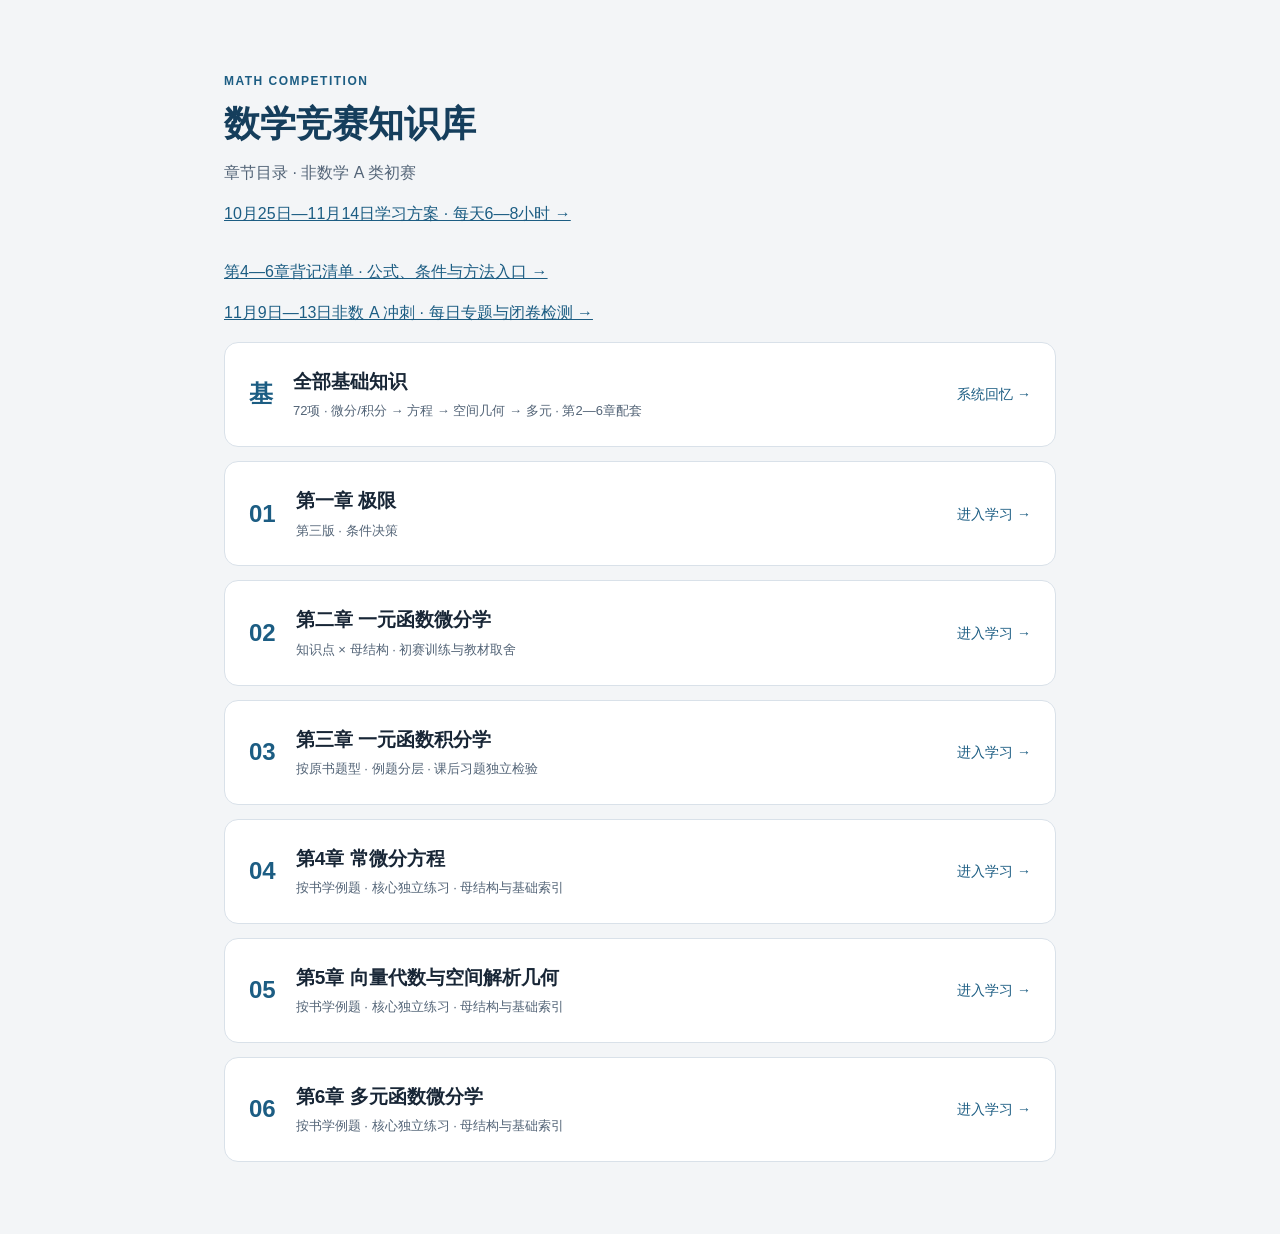
<file: index.html>
<!DOCTYPE html>
<html lang="zh-CN">
<head>
  <meta charset="utf-8">
  <meta name="viewport" content="width=device-width, initial-scale=1">
  <title>数学竞赛知识库｜章节目录</title>
  <link rel="stylesheet" href="./css/home.css">
</head>
<body>
  <main class="home">
    <header class="home-header">
      <p class="kicker">MATH COMPETITION</p>
      <h1>数学竞赛知识库</h1>
      <p class="subtitle">章节目录 · 非数学 A 类初赛</p><p><a href="./plan/index.html" style="color:#1c5d83">10月25日—11月14日学习方案 · 每天6—8小时 →</a></p>
    </header>
    <p><a href="./memory/index.html" style="color:#1c5d83">第4—6章背记清单 · 公式、条件与方法入口 →</a></p>
    <p><a href="./sprint/index.html" style="color:#1c5d83">11月9日—13日非数 A 冲刺 · 每日专题与闭卷检测 →</a></p>
    <nav aria-label="章节导航">
      <ol class="chapters"><li><!-- foundation-home:start --><a class="chapter available" href="./foundations/index.html"><span class="chapter-number" aria-hidden="true">基</span><span class="chapter-info"><span class="chapter-title">全部基础知识</span><span class="chapter-note">72项 · 微分/积分 → 方程 → 空间几何 → 多元 · 第2—6章配套</span></span><span class="chapter-status">系统回忆 →</span></a><!-- foundation-home:end --></li>
        <li>
          <a class="chapter available" href="./chapters/01-极限/index.html">
            <span class="chapter-number" aria-hidden="true">01</span>
            <span class="chapter-info">
              <span class="chapter-title">第一章 极限</span>
              <span class="chapter-note">第三版 · 条件决策</span>
            </span>
            <span class="chapter-status">进入学习 <span aria-hidden="true">→</span></span>
          </a>
        </li>
        <li>
          <a class="chapter available" href="./chapters/02-一元函数微分学/index.html"><span class="chapter-number" aria-hidden="true">02</span><span class="chapter-info"><span class="chapter-title">第二章 一元函数微分学</span><span class="chapter-note">知识点 × 母结构 · 初赛训练与教材取舍</span></span><span class="chapter-status">进入学习 →</span></a>
        </li>
        <li>
          <a class="chapter available" href="./chapters/03-一元函数积分学/index.html"><span class="chapter-number" aria-hidden="true">03</span><span class="chapter-info"><span class="chapter-title">第三章 一元函数积分学</span><span class="chapter-note">按原书题型 · 例题分层 · 课后习题独立检验</span></span><span class="chapter-status">进入学习 →</span></a>
        </li>
      <li><a class="chapter available" href="./chapters/04-常微分方程/index.html"><span class="chapter-number" aria-hidden="true">04</span><span class="chapter-info"><span class="chapter-title">第4章 常微分方程</span><span class="chapter-note">按书学例题 · 核心独立练习 · 母结构与基础索引</span></span><span class="chapter-status">进入学习 →</span></a></li><li><a class="chapter available" href="./chapters/05-向量代数与空间解析几何/index.html"><span class="chapter-number" aria-hidden="true">05</span><span class="chapter-info"><span class="chapter-title">第5章 向量代数与空间解析几何</span><span class="chapter-note">按书学例题 · 核心独立练习 · 母结构与基础索引</span></span><span class="chapter-status">进入学习 →</span></a></li><li><a class="chapter available" href="./chapters/06-多元函数微分学/index.html"><span class="chapter-number" aria-hidden="true">06</span><span class="chapter-info"><span class="chapter-title">第6章 多元函数微分学</span><span class="chapter-note">按书学例题 · 核心独立练习 · 母结构与基础索引</span></span><span class="chapter-status">进入学习 →</span></a></li></ol>
    </nav>
  </main>
</body>
</html>
</file>
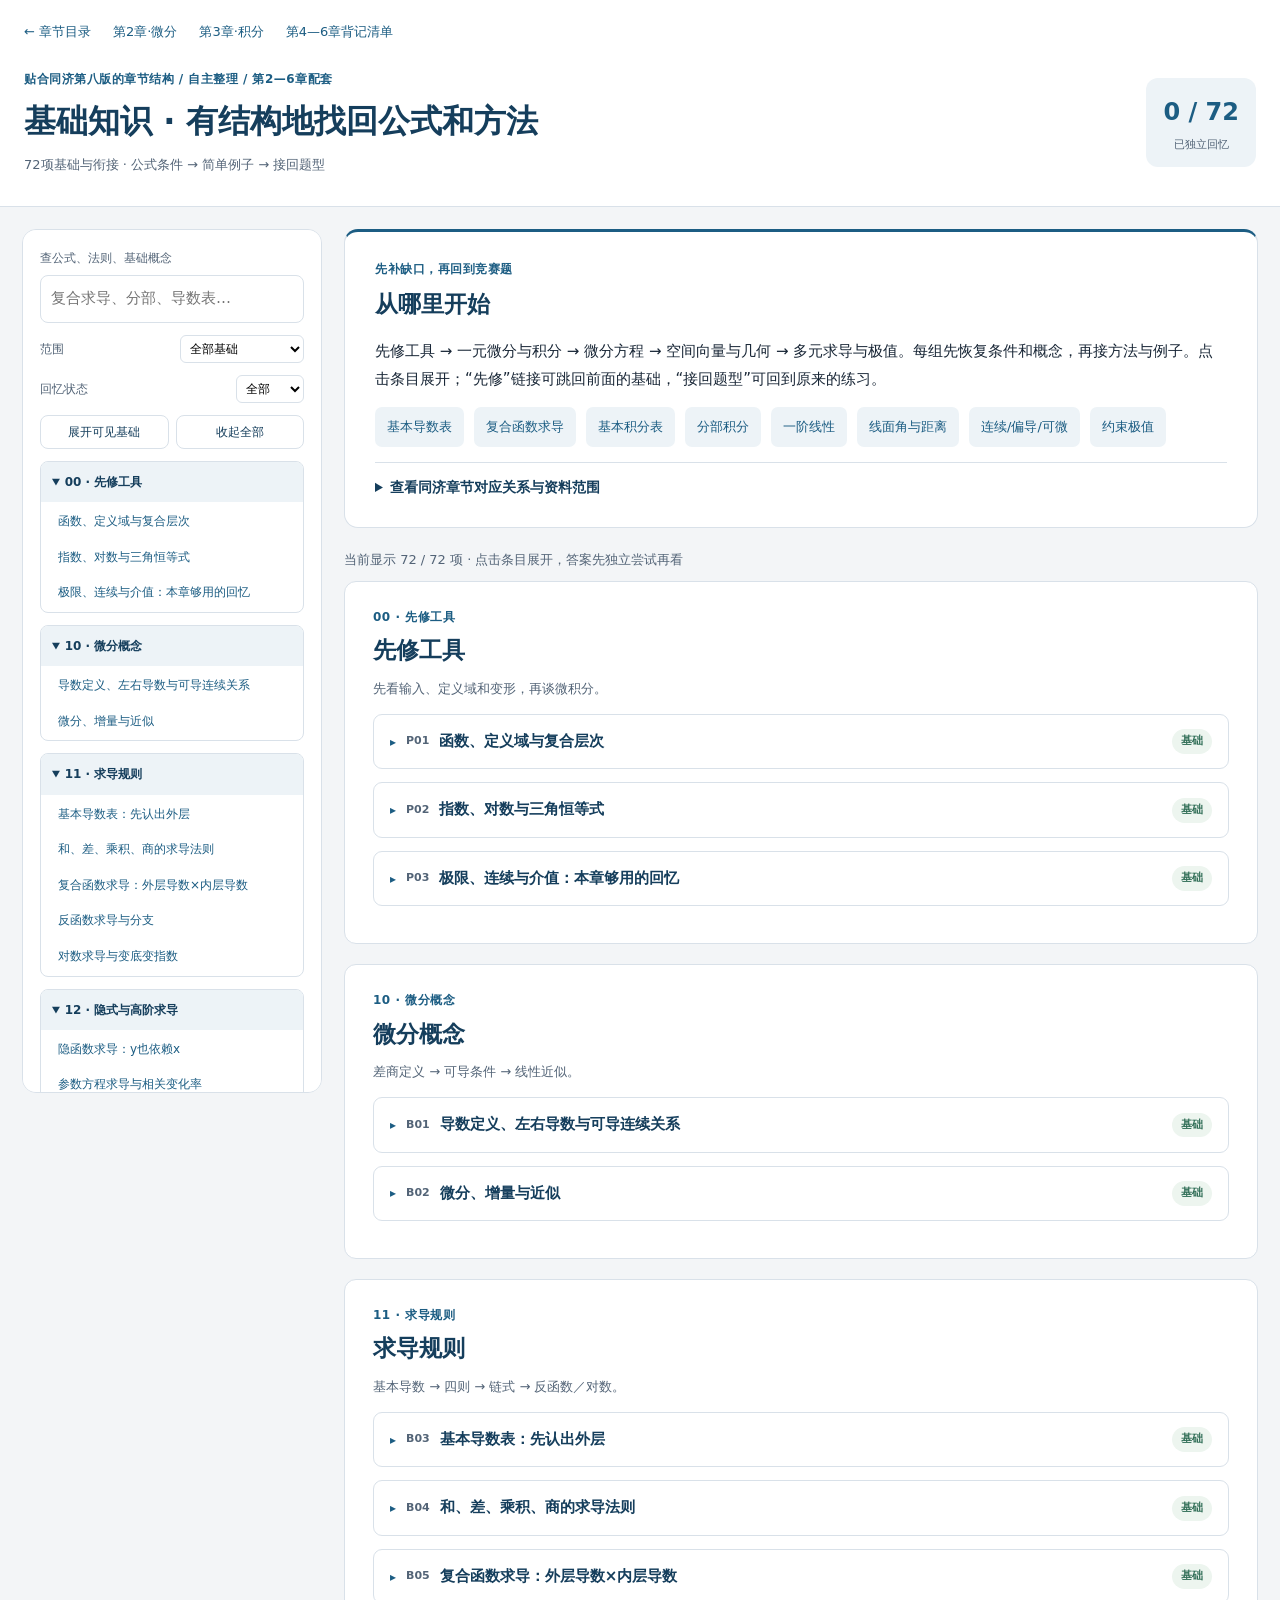
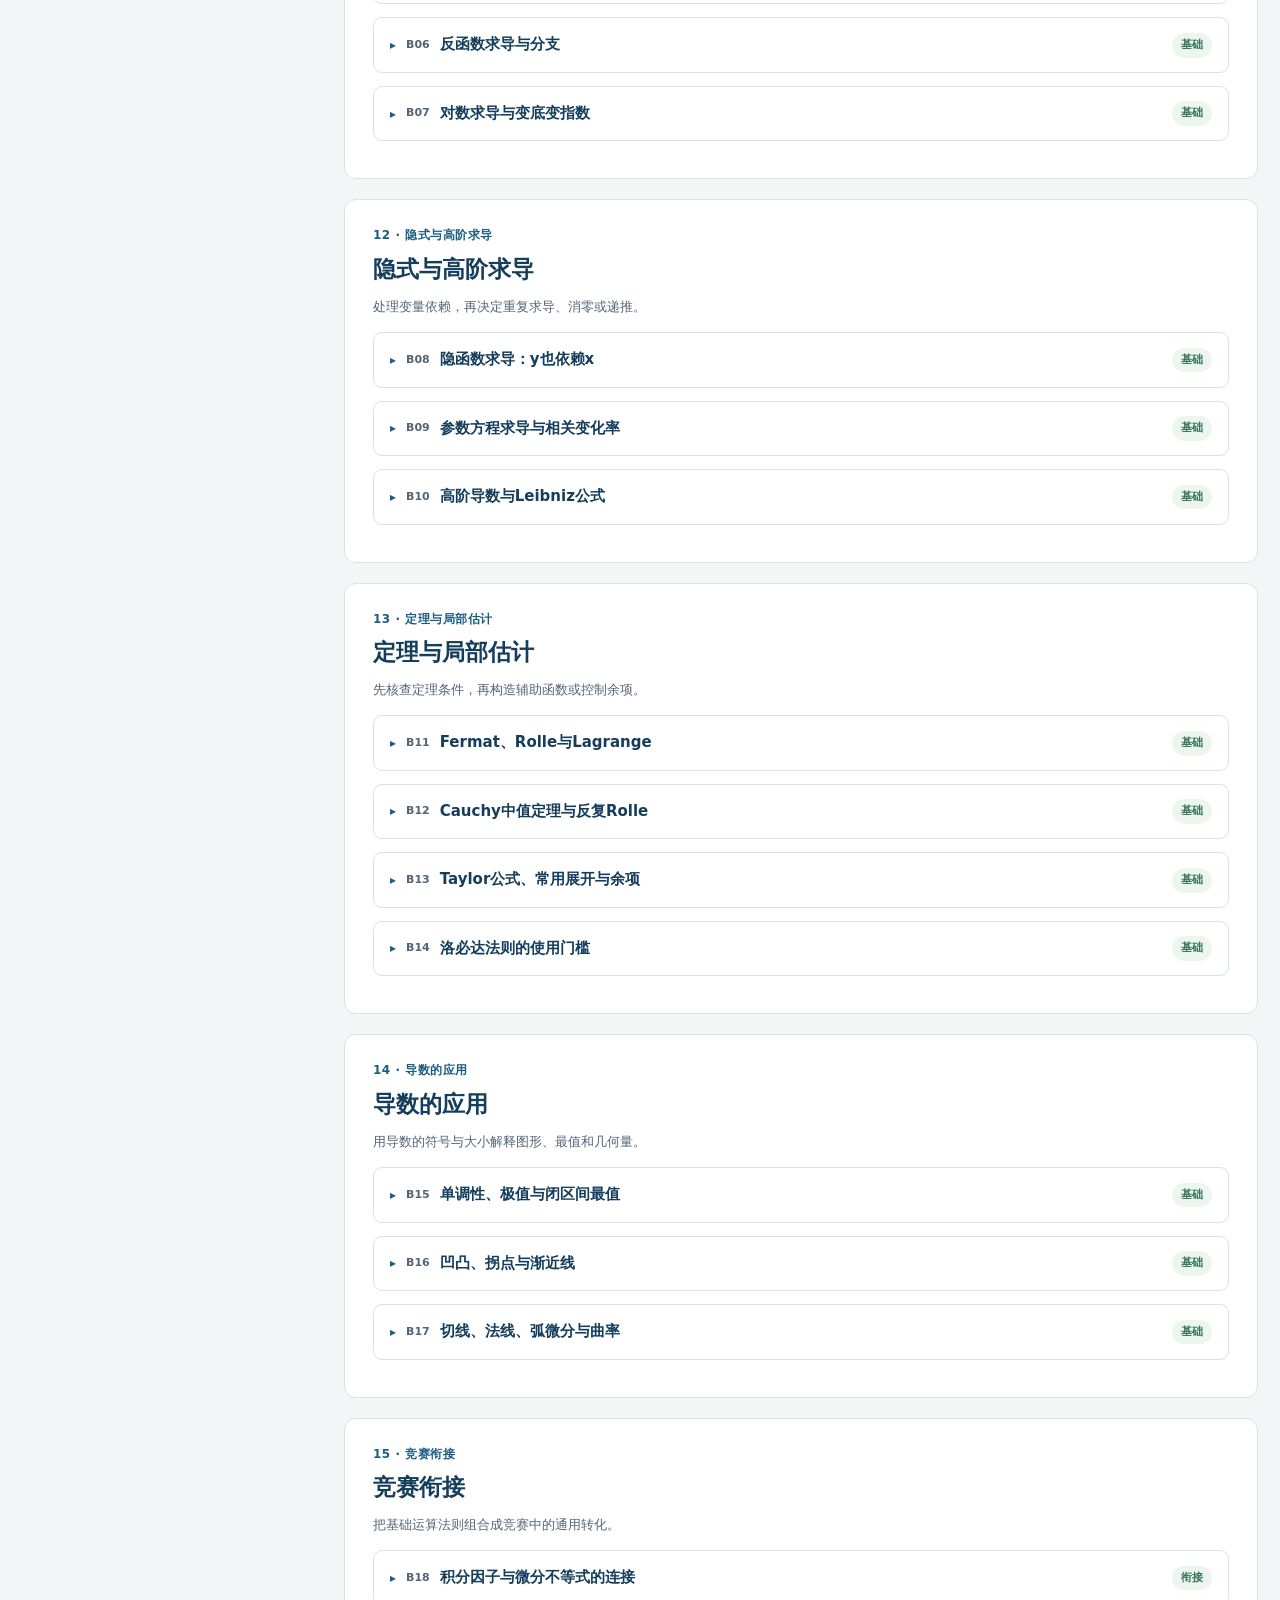
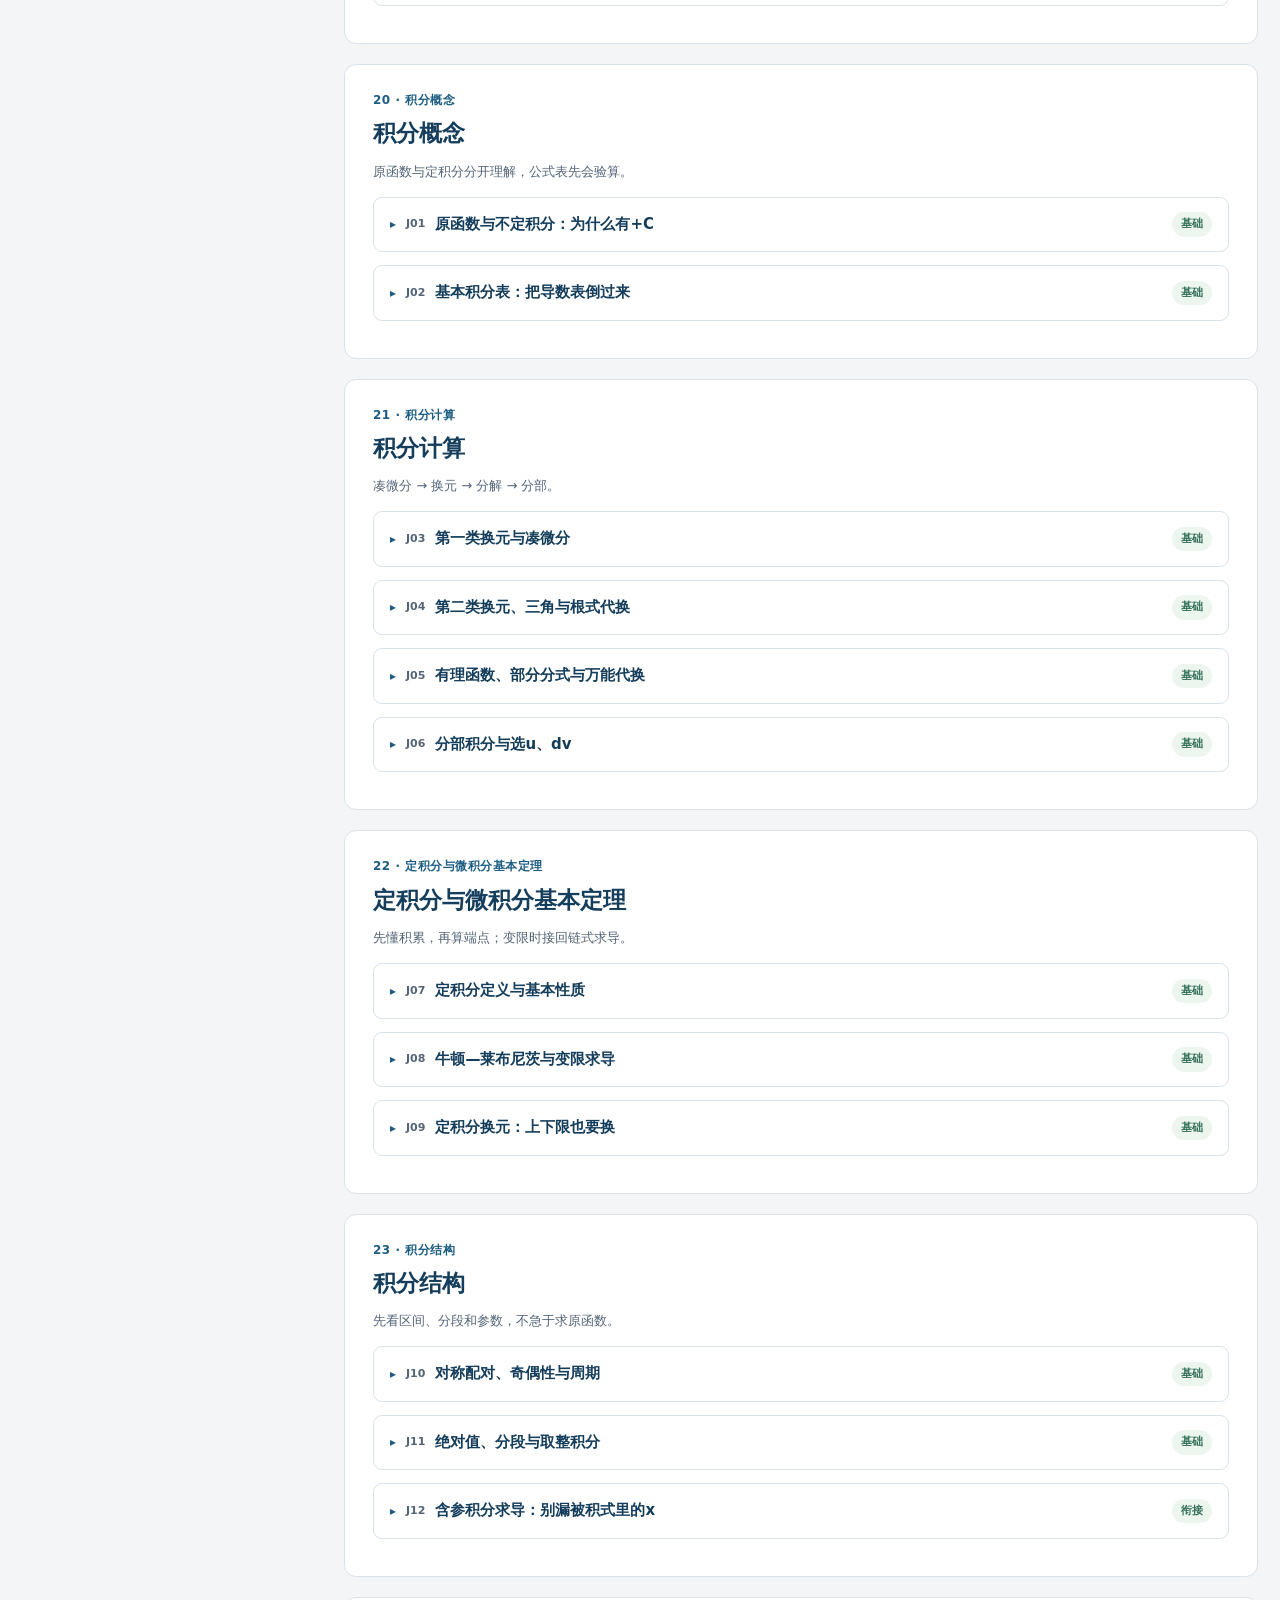
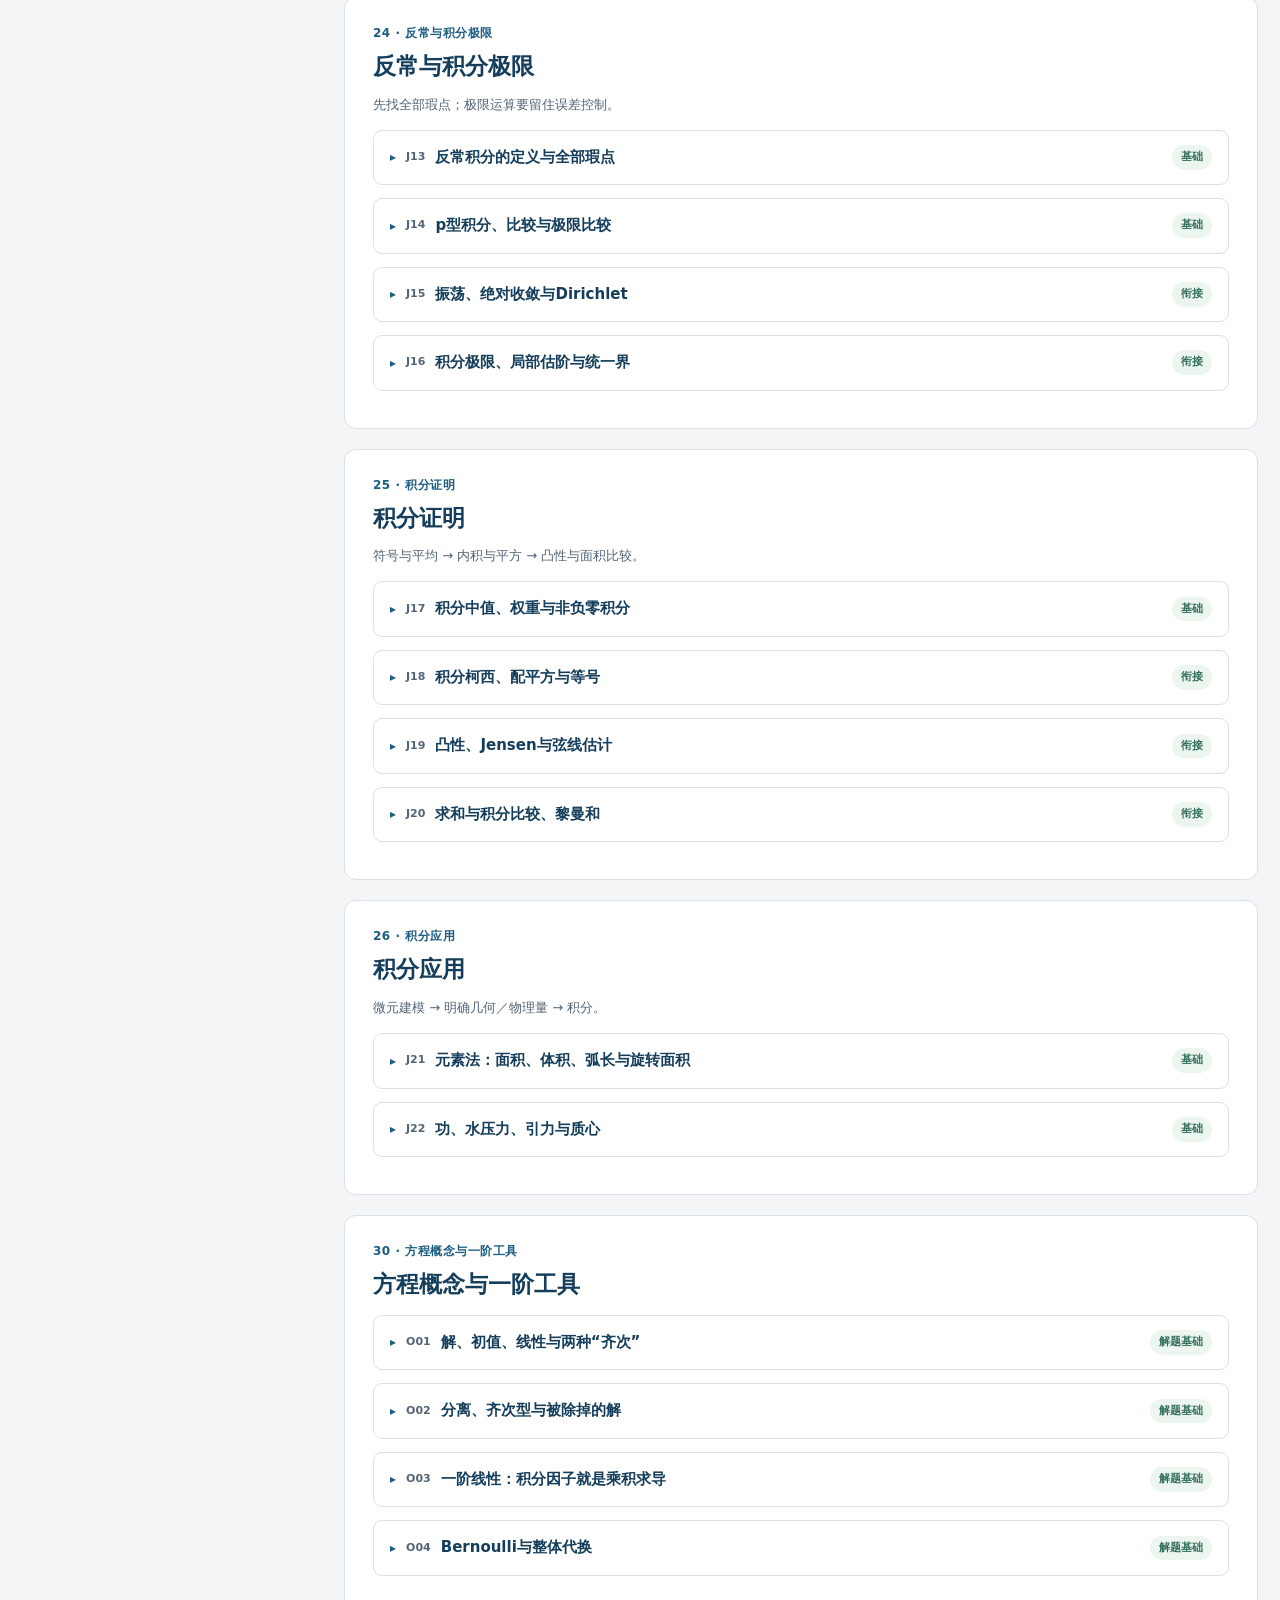
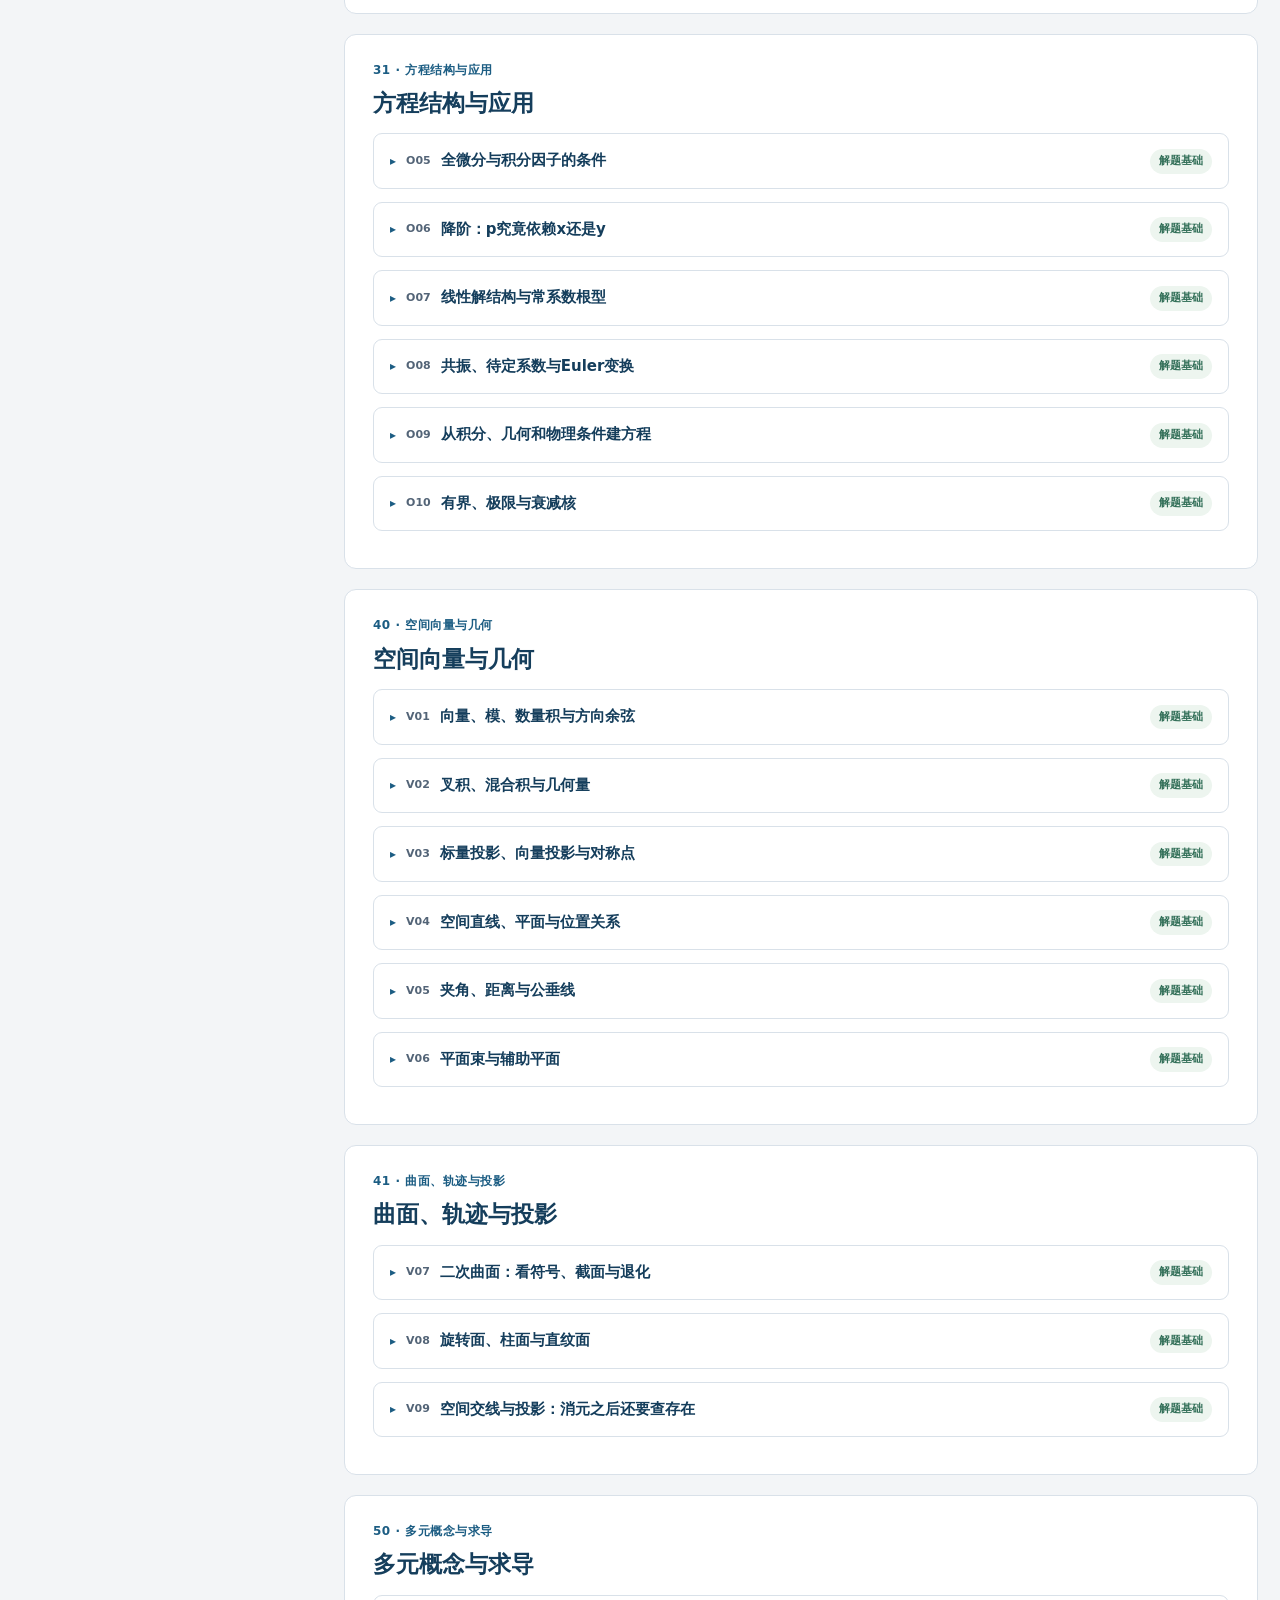
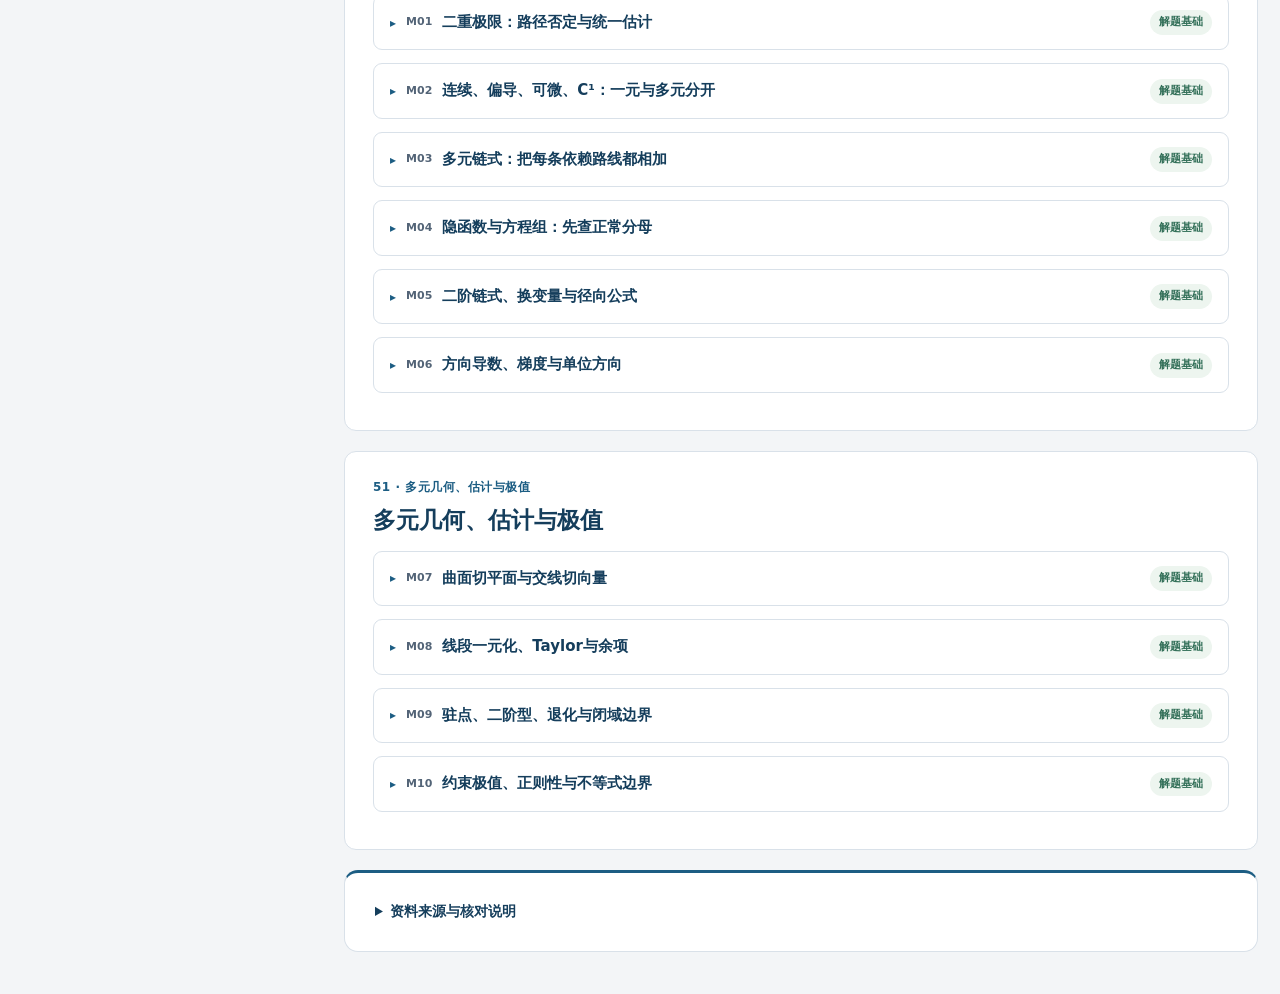
<file: foundations/index.html>
<!DOCTYPE html><html lang="zh-CN"><head><meta charset="UTF-8"><meta name="viewport" content="width=device-width,initial-scale=1"><title>全部基础知识｜微分、积分、方程与多元</title><link rel="stylesheet" href="../css/prelim.css"><link rel="stylesheet" href="../css/foundations.css"><script>window.MathJax={tex:{inlineMath:[['\\(','\\)']],displayMath:[['\\[','\\]']],processEscapes:true},svg:{fontCache:'local'}};</script><script defer src="../js/vendor/mathjax/tex-svg.js"></script></head><body class="foundations-page"><header class="site-head"><nav><a href="../index.html">← 章节目录</a><a href="../chapters/02-一元函数微分学/index.html">第2章·微分</a><a href="../chapters/03-一元函数积分学/index.html">第3章·积分</a><a href="../memory/index.html">第4—6章背记清单</a></nav><div class="heading"><div><p class="kicker">贴合同济第八版的章节结构 / 自主整理 / 第2—6章配套</p><h1>基础知识 · 有结构地找回公式和方法</h1><p class="muted">72项基础与衔接 · 公式条件 → 简单例子 → 接回题型</p></div><div class="progress-box"><strong id="recall-progress">0 / 72</strong><span>已独立回忆</span></div></div></header><main class="study-layout"><aside class="sidebar"><label class="search-label" for="basic-search">查公式、法则、基础概念</label><input id="basic-search" type="search" placeholder="复合求导、分部、导数表…"><label class="filter-label">范围<select id="basic-scope"><option value="all">全部基础</option><option value="2">第2章需要的基础</option><option value="3">第3章需要的基础</option><option value="4">第4章需要的基础</option><option value="5">第5章需要的基础</option><option value="6">第6章需要的基础</option></select></label><label class="filter-label">回忆状态<select id="basic-status"><option value="all">全部</option><option value="todo">待回忆</option><option value="done">已回忆</option></select></label><div class="basic-controls"><button id="basic-expand">展开可见基础</button><button id="basic-collapse">收起全部</button></div><div id="foundation-tree"></div><p class="aside-note">按结构浏览，按关键词查漏。章内例题的进度与这里的基础回忆分别记录。</p></aside><div class="main-content"><section class="overview"><div class="eyebrow">先补缺口，再回到竞赛题</div><h2>从哪里开始</h2><p>先修工具 → 一元微分与积分 → 微分方程 → 空间向量与几何 → 多元求导与极值。每组先恢复条件和概念，再接方法与例子。点击条目展开；“先修”链接可跳回前面的基础，“接回题型”可回到原来的练习。</p><div class="quick-foundations"><a href="#b03">基本导数表</a><a href="#b05">复合函数求导</a><a href="#j02">基本积分表</a><a href="#j06">分部积分</a><a href="#o03">一阶线性</a><a href="#v05">线面角与距离</a><a href="#m02">连续/偏导/可微</a><a href="#m10">约束极值</a></div><details><summary>查看同济章节对应关系与资料范围</summary><p>数竞第2章对应同济上册第2章“导数与微分”、第3章“微分中值定理与导数的应用”；数竞第3章对应同济上册第4章“不定积分”、第5章“定积分”、第6章“定积分的应用”。数竞第4章衔接同济上册第七章“微分方程”；第5—6章衔接下册第八、九章。全微分、二阶Taylor及部分特殊方法明确标为竞赛衔接。</p><p>结构对齐第八版官方目录。公式与条件参考高校教案、开放教材和现有数竞来源交叉核对，短例子自主编写；这份资料是基础回忆册，不标为同济原文摘录或逐页复刻。</p><a href="#foundation-sources">查看具体资料与用途 →</a></details></section><p id="foundation-count" class="muted"></p><p id="foundation-empty" class="overview" hidden>没有匹配的基础项。可换成“链式”“变限”“反常”等关键词，或切换到全部基础。</p><section class="foundation-group" id="00" data-group="00 · 先修工具"><div class="eyebrow">00 · 先修工具</div><h2>先修工具</h2><p class="muted">先看输入、定义域和变形，再谈微积分。</p><details class="basic-unit" id="p01" data-group="00 · 先修工具" data-search="函数、定义域与复合层次 先弄清“输入经过哪些操作”。复合函数是把前一个函数的输出，当成后一个函数的输入。 若 \(u=g(x),y=f(u)\)，则 \(y=f(g(x))\)。例：\(\ln(1+x^2)\) 的内层是 \(u=1+x^2\)，外层是 \(y=\ln u\)。 对数内部必须正；实数平方根内部非负；分母非零。复合函数还要让内层值落进外层的定义域。 上册1.1、1.9 “先求外层导数”不等于把里面整个表达式原封不动求导后就结束。 p01"><summary><span class="unit-id">P01</span><strong>函数、定义域与复合层次</strong><span class="unit-level">基础</span></summary><div class="unit-body"><p class="unit-map">同济目录定位：上册1.1、1.9</p><p class="prerequisite"><b>先修：</b>从这里开始即可</p><p class="basic-idea">先弄清“输入经过哪些操作”。复合函数是把前一个函数的输出，当成后一个函数的输入。</p><div class="basic-rule"><h4>公式与使用条件</h4><div>若 \(u=g(x),y=f(u)\)，则 \(y=f(g(x))\)。例：\(\ln(1+x^2)\) 的内层是 \(u=1+x^2\)，外层是 \(y=\ln u\)。</div><p class="basic-condition">对数内部必须正；实数平方根内部非负；分母非零。复合函数还要让内层值落进外层的定义域。</p></div><div class="basic-decision"><h4>这个条件怎样影响解题</h4><p><b>能推出／能用：</b>给出复合表达式，先拆依赖层次，逐层查定义域。</p><p><b>不能反推：</b>内层有定义不代表外层能接收它的值。</p><p><b>不足时补查：</b>先补查对数内部、根号内部、分母，再用求导或积分公式。</p></div><section class="basic-example"><h4>用一个简单例子接上公式</h4><p>把 \(y=\sqrt{\ln x}\) 拆成层次，并确定定义域。</p><details class="basic-answer"><summary>看分步解答</summary><ol><li>先 \(x\mapsto u=\ln x\)，再 \(u\mapsto y=\sqrt u\)。</li><li>要求 x>0 且 ln x≥0，合并得 x≥1。</li></ol><p class="answer">定义域 \([1,+\infty)\)。</p></details></section><p class="basic-pitfall"><b>容易错：</b>“先求外层导数”不等于把里面整个表达式原封不动求导后就结束。</p><p class="topic-return"><b>接回现有题型：</b>供后续公式与定理查阅</p><label class="basic-recall"><input type="checkbox" data-recalled="p01"> 我能写出公式、说明条件并独立做这个短例子</label><details class="unit-reference"><summary>核对资料</summary><p><a href="https://xuanshu.hep.com.cn/front/book/findBookDetails?bookId=62cdab46938b7cc2960eedb1" target="_blank" rel="noopener">高等教育出版社：同济《高等数学》第八版上册目录</a></p><p class="muted">概念、公式与例子经自主整理；章节定位来自同济第八版目录，例子不冒充教材原题。</p></details></div></details><details class="basic-unit" id="p02" data-group="00 · 先修工具" data-search="指数、对数与三角恒等式 化简常能比硬求导／硬积分更快。三角函数变量按弧度制理解。 \(\ln(ab)=\ln a+\ln b\;(a,b&gt;0)\)，\(\ln(a/b)=\ln a-\ln b\)，\(e^{a+b}=e^ae^b\)。\(\sin^2x+\cos^2x=1\)，\(\sin2x=2\sin x\cos x\)，\(\cos2x=1-2\sin^2x\)。 ln(a+b)没有拆成ln a+ln b的法则。平方根 \(\sqrt{x^2}=|x|\)；不能忘记绝对值。 上册附录Ⅰ、Ⅱ 指数幂法则、对数法则和乘除法则不要混用；有绝对值就先找符号改变的位置。 p02"><summary><span class="unit-id">P02</span><strong>指数、对数与三角恒等式</strong><span class="unit-level">基础</span></summary><div class="unit-body"><p class="unit-map">同济目录定位：上册附录Ⅰ、Ⅱ</p><p class="prerequisite"><b>先修：</b>从这里开始即可</p><p class="basic-idea">化简常能比硬求导／硬积分更快。三角函数变量按弧度制理解。</p><div class="basic-rule"><h4>公式与使用条件</h4><div>\(\ln(ab)=\ln a+\ln b\;(a,b>0)\)，\(\ln(a/b)=\ln a-\ln b\)，\(e^{a+b}=e^ae^b\)。\(\sin^2x+\cos^2x=1\)，\(\sin2x=2\sin x\cos x\)，\(\cos2x=1-2\sin^2x\)。</div><p class="basic-condition">ln(a+b)没有拆成ln a+ln b的法则。平方根 \(\sqrt{x^2}=|x|\)；不能忘记绝对值。</p></div><div class="basic-decision"><h4>这个条件怎样影响解题</h4><p><b>能推出／能用：</b>给出三角平方或对数乘除，可先恒等化简再选方法。</p><p><b>不能反推：</b>“长得像”不等于等价；ln(a+b)不能拆成两个对数。</p><p><b>不足时补查：</b>化简中若除以某量或去绝对值，先查非零与符号。</p></div><section class="basic-example"><h4>用一个简单例子接上公式</h4><p>化简 \(\sqrt{1-\sin2x}\)。</p><details class="basic-answer"><summary>看分步解答</summary><ol><li>\(1-\sin2x=(\sin x-\cos x)^2\)。</li><li>开根后必须保留绝对值。</li></ol><p class="answer">\(|\sin x-\cos x|\)。</p></details></section><p class="basic-pitfall"><b>容易错：</b>指数幂法则、对数法则和乘除法则不要混用；有绝对值就先找符号改变的位置。</p><p class="topic-return"><b>接回现有题型：</b><a href="../chapters/03-一元函数积分学/index.html#i2">换元：根式、三角、倒置与双向结构</a> · <a href="../chapters/03-一元函数积分学/index.html#i5">对称、周期、配对与 Wallis</a></p><label class="basic-recall"><input type="checkbox" data-recalled="p02"> 我能写出公式、说明条件并独立做这个短例子</label><details class="unit-reference"><summary>核对资料</summary><p><a href="https://xuanshu.hep.com.cn/front/book/findBookDetails?bookId=62cdab46938b7cc2960eedb1" target="_blank" rel="noopener">高等教育出版社：同济《高等数学》第八版上册目录</a></p><p class="muted">概念、公式与例子经自主整理；章节定位来自同济第八版目录，例子不冒充教材原题。</p></details></div></details><details class="basic-unit" id="p03" data-group="00 · 先修工具" data-search="极限、连续与介值：本章够用的回忆 连续表示函数值与该点极限相同；介值定理把“两端异号”变成“中间有零点”。 连续：\(\lim_{x\to a}f(x)=f(a)\)。若 f∈C[a,b] 且 f(a)f(b)&lt;0，则某 c∈(a,b) 有 f(c)=0。\(\sin x\sim x,\ln(1+x)\sim x,e^x-1\sim x\)（x→0）。 双侧连续要左右极限相同；闭区间介值法先查连续。等价替换适合乘除，发生相减抵消时要保留更高阶。 上册1.6—1.10 介值给存在，严格单调才进一步保证唯一；本卡只保温，不改第一章内容。 p03"><summary><span class="unit-id">P03</span><strong>极限、连续与介值：本章够用的回忆</strong><span class="unit-level">基础</span></summary><div class="unit-body"><p class="unit-map">同济目录定位：上册1.6—1.10</p><p class="prerequisite"><b>先修：</b><a href="../foundations/index.html#p01">函数、定义域与复合层次</a></p><p class="basic-idea">连续表示函数值与该点极限相同；介值定理把“两端异号”变成“中间有零点”。</p><div class="basic-rule"><h4>公式与使用条件</h4><div>连续：\(\lim_{x\to a}f(x)=f(a)\)。若 f∈C[a,b] 且 f(a)f(b)<0，则某 c∈(a,b) 有 f(c)=0。\(\sin x\sim x,\ln(1+x)\sim x,e^x-1\sim x\)（x→0）。</div><p class="basic-condition">双侧连续要左右极限相同；闭区间介值法先查连续。等价替换适合乘除，发生相减抵消时要保留更高阶。</p></div><div class="basic-decision"><h4>这个条件怎样影响解题</h4><p><b>能推出／能用：</b>闭区间连续且两端异号，可保证内点零点；配合严格单调可证唯一。</p><p><b>不能反推：</b>连续不保证可导；介值不保证唯一。</p><p><b>不足时补查：</b>要用中值定理，另查开区间可导；要判唯一，另查单调。</p></div><section class="basic-example"><h4>用一个简单例子接上公式</h4><p>证明 \(x^3+x-1=0\) 在 (0,1) 有根。</p><details class="basic-answer"><summary>看分步解答</summary><ol><li>左端值−1，右端值1，多项式连续，介值定理给存在性。</li><li>导数3x²+1>0，再给唯一性。</li></ol><p class="answer">恰有一个根。</p></details></section><p class="basic-pitfall"><b>容易错：</b>介值给存在，严格单调才进一步保证唯一；本卡只保温，不改第一章内容。</p><p class="topic-return"><b>接回现有题型：</b><a href="../chapters/02-一元函数微分学/index.html#d1">导数定义、分段点与可微</a> · <a href="../chapters/02-一元函数微分学/index.html#d7">两个中值点：介值分点再分区间</a> · <a href="../chapters/03-一元函数积分学/index.html#i13">积分中值、零点与加权估值</a></p><label class="basic-recall"><input type="checkbox" data-recalled="p03"> 我能写出公式、说明条件并独立做这个短例子</label><details class="unit-reference"><summary>核对资料</summary><p><a href="https://xuanshu.hep.com.cn/front/book/findBookDetails?bookId=62cdab46938b7cc2960eedb1" target="_blank" rel="noopener">高等教育出版社：同济《高等数学》第八版上册目录</a></p><p class="muted">概念、公式与例子经自主整理；章节定位来自同济第八版目录，例子不冒充教材原题。</p></details></div></details></section><section class="foundation-group" id="10" data-group="10 · 微分概念"><div class="eyebrow">10 · 微分概念</div><h2>微分概念</h2><p class="muted">差商定义 → 可导条件 → 线性近似。</p><details class="basic-unit" id="b01" data-group="10 · 微分概念" data-search="导数定义、左右导数与可导连续关系 导数是局部变化率，也是曲线切线斜率。常规点用公式，接点／尖点优先回到差商。 \(f\prime(a)=\lim_{h\to0}\frac{f(a+h)-f(a)}h\)。左右差商极限均存在、有限且相等 ⇔ 双侧可导。可导 ⇒ 连续，反过来不成立。 f(a)须有定义；在区间端点通常研究单侧导数。求导公式是定义的后续工具，不能替代接点检查。 上册2.1 两侧表达式分别可导，不代表接点可导；f可导也不推出f′连续。 b01"><summary><span class="unit-id">B01</span><strong>导数定义、左右导数与可导连续关系</strong><span class="unit-level">基础</span></summary><div class="unit-body"><p class="unit-map">同济目录定位：上册2.1</p><p class="prerequisite"><b>先修：</b><a href="../foundations/index.html#p03">极限、连续与介值：本章够用的回忆</a></p><p class="basic-idea">导数是局部变化率，也是曲线切线斜率。常规点用公式，接点／尖点优先回到差商。</p><div class="basic-rule"><h4>公式与使用条件</h4><div>\(f\prime(a)=\lim_{h\to0}\frac{f(a+h)-f(a)}h\)。左右差商极限均存在、有限且相等 ⇔ 双侧可导。可导 ⇒ 连续，反过来不成立。</div><p class="basic-condition">f(a)须有定义；在区间端点通常研究单侧导数。求导公式是定义的后续工具，不能替代接点检查。</p></div><div class="basic-decision"><h4>这个条件怎样影响解题</h4><p><b>能推出／能用：</b>给出一元可导，可立即推出连续与可微；接点用差商判定。</p><p><b>不能反推：</b>连续不能反推可导；可导也不能反推导数连续。</p><p><b>不足时补查：</b>分段点先查连续，再查左右差商；使用定理时补查端点。</p></div><div class="concept-relations"><b>只针对一元实函数：</b><p>\(C^1\ \Longrightarrow\ 可导\ \Longleftrightarrow\ 可微\ \Longrightarrow\ 连续\)。C¹表示可导且导数连续。</p><p>例：|x|在0连续却不可导，所以连续只能让你过“接点第一关”，不能直接通过“可导关”。f(x)=x²sin(1/x)、f(0)=0则说明：可导还不能保证导数连续。</p><p>多元函数中，应另查偏导、方向导数与全微分的关系，不能把这条一元等价链直接搬过去。</p></div><section class="basic-example"><h4>用一个简单例子接上公式</h4><p>判断 f(x)=|x| 在 0 是否可导。</p><details class="basic-answer"><summary>看分步解答</summary><ol><li>右差商为1，左差商为−1，二者不等。</li><li>函数在0连续，但不满足双侧可导条件。</li></ol><p class="answer">连续但不可导。</p></details></section><p class="basic-pitfall"><b>容易错：</b>两侧表达式分别可导，不代表接点可导；f可导也不推出f′连续。</p><p class="topic-return"><b>接回现有题型：</b><a href="../chapters/02-一元函数微分学/index.html#d1">导数定义、分段点与可微</a> · <a href="../chapters/02-一元函数微分学/index.html#d2">振荡函数：连续、可导与导数连续</a></p><label class="basic-recall"><input type="checkbox" data-recalled="b01"> 我能写出公式、说明条件并独立做这个短例子</label><details class="unit-reference"><summary>核对资料</summary><p><a href="https://openstax.org/books/calculus-volume-1/pages/3-3-differentiation-rules" target="_blank" rel="noopener">OpenStax：Differentiation Rules</a>、<a href="https://jwc.jzxy.edu.cn/uploads/jwb/file/20230812/64d73d956875e.pdf" target="_blank" rel="noopener">晋中学院：高等数学课程教案（2023）</a></p><p class="muted">概念、公式与例子经自主整理；章节定位来自同济第八版目录，例子不冒充教材原题。</p></details></div></details><details class="basic-unit" id="b02" data-group="10 · 微分概念" data-search="微分、增量与近似 微分只取函数增量的线性主项。它适合近似，不是增量本身。 \(\Delta y=f(x+\Delta x)-f(x)\)，\(dy=f\prime(x)dx\)，\(\Delta y=dy+o(\Delta x)\)；通常取 dx=Δx。 一元函数可微等价于可导。一阶形式dy=f′(u)du在u是中间变量时仍成立；高阶微分不能无条件照搬这种形式。 上册2.5 近似写≈；Δy=dy一般不是恒等式。 b02"><summary><span class="unit-id">B02</span><strong>微分、增量与近似</strong><span class="unit-level">基础</span></summary><div class="unit-body"><p class="unit-map">同济目录定位：上册2.5</p><p class="prerequisite"><b>先修：</b><a href="../foundations/index.html#b01">导数定义、左右导数与可导连续关系</a> · <a href="../foundations/index.html#b03">基本导数表：先认出外层</a></p><p class="basic-idea">微分只取函数增量的线性主项。它适合近似，不是增量本身。</p><div class="basic-rule"><h4>公式与使用条件</h4><div>\(\Delta y=f(x+\Delta x)-f(x)\)，\(dy=f\prime(x)dx\)，\(\Delta y=dy+o(\Delta x)\)；通常取 dx=Δx。</div><p class="basic-condition">一元函数可微等价于可导。一阶形式dy=f′(u)du在u是中间变量时仍成立；高阶微分不能无条件照搬这种形式。</p></div><div class="basic-decision"><h4>这个条件怎样影响解题</h4><p><b>能推出／能用：</b>一元可微意味着能用导数给局部线性近似。</p><p><b>不能反推：</b>可微不意味着增量与微分完全相等，也不意味着二阶可微。</p><p><b>不足时补查：</b>要控制近似误差大小，还需相应余项或导数上界。</p></div><section class="basic-example"><h4>用一个简单例子接上公式</h4><p>用微分近似 \(\sqrt{4.04}\)。</p><details class="basic-answer"><summary>看分步解答</summary><ol><li>f(x)=√x，取x=4、dx=0.04。</li><li>f′(4)=1/4，故dy=0.01。</li></ol><p class="answer">\(\sqrt{4.04}\approx2.01\)。</p></details></section><p class="basic-pitfall"><b>容易错：</b>近似写≈；Δy=dy一般不是恒等式。</p><p class="topic-return"><b>接回现有题型：</b><a href="../chapters/02-一元函数微分学/index.html#d1">导数定义、分段点与可微</a> · <a href="../chapters/02-一元函数微分学/index.html#d3">复合、反函数、对数求导与一阶微分</a></p><label class="basic-recall"><input type="checkbox" data-recalled="b02"> 我能写出公式、说明条件并独立做这个短例子</label><details class="unit-reference"><summary>核对资料</summary><p><a href="https://jwc.jzxy.edu.cn/uploads/jwb/file/20230812/64d73d956875e.pdf" target="_blank" rel="noopener">晋中学院：高等数学课程教案（2023）</a></p><p class="muted">概念、公式与例子经自主整理；章节定位来自同济第八版目录，例子不冒充教材原题。</p></details></div></details></section><section class="foundation-group" id="11" data-group="11 · 求导规则"><div class="eyebrow">11 · 求导规则</div><h2>求导规则</h2><p class="muted">基本导数 → 四则 → 链式 → 反函数／对数。</p><details class="basic-unit" id="b03" data-group="11 · 求导规则" data-search="基本导数表：先认出外层 先记基本函数对自身变量的导数。里面换成u(x)以后，再乘u′。 &lt;div class=&quot;table-scroll&quot;&gt;&lt;table&gt;&lt;thead&gt;&lt;tr&gt;&lt;th&gt;函数&lt;/th&gt;&lt;th&gt;导数&lt;/th&gt;&lt;th&gt;条件&lt;/th&gt;&lt;/tr&gt;&lt;/thead&gt;&lt;tbody&gt;
&lt;tr&gt;&lt;td&gt;\(C,\ x^\alpha\)&lt;/td&gt;&lt;td&gt;\(0,\ \alpha x^{\alpha-1}\)&lt;/td&gt;&lt;td&gt;任意实数α时先取x&gt;0；整数幂按实际定义域&lt;/td&gt;&lt;/tr&gt;
&lt;tr&gt;&lt;td&gt;\(e^x,\ a^x\)&lt;/td&gt;&lt;td&gt;\(e^x,\ a^x\ln a\)&lt;/td&gt;&lt;td&gt;a&gt;0、a≠1&lt;/td&gt;&lt;/tr&gt;
&lt;tr&gt;&lt;td&gt;\(\ln|x|,\ \log_a|x|\)&lt;/td&gt;&lt;td&gt;\(1/x,\ 1/(x\ln a)\)&lt;/td&gt;&lt;td&gt;x≠0；通常ln x取x&gt;0&lt;/td&gt;&lt;/tr&gt;
&lt;tr&gt;&lt;td&gt;\(\sin x,\ \cos x\)&lt;/td&gt;&lt;td&gt;\(\cos x,\ -\sin x\)&lt;/td&gt;&lt;td&gt;弧度制&lt;/td&gt;&lt;/tr&gt;
&lt;tr&gt;&lt;td&gt;\(\tan x,\ \cot x\)&lt;/td&gt;&lt;td&gt;\(\sec^2x,\ -\csc^2x\)&lt;/td&gt;&lt;td&gt;分别要求cos x≠0、sin x≠0&lt;/td&gt;&lt;/tr&gt;
&lt;tr&gt;&lt;td&gt;\(\sec x,\ \csc x\)&lt;/td&gt;&lt;td&gt;\(\sec x\tan x,\ -\csc x\cot x\)&lt;/td&gt;&lt;td&gt;sec=1/cos，csc=1/sin&lt;/td&gt;&lt;/tr&gt;
&lt;tr&gt;&lt;td&gt;\(\arcsin x,\ \arccos x\)&lt;/td&gt;&lt;td&gt;\(1/\sqrt{1-x^2},\ -1/\sqrt{1-x^2}\)&lt;/td&gt;&lt;td&gt;|x|&lt;1&lt;/td&gt;&lt;/tr&gt;
&lt;tr&gt;&lt;td&gt;\(\arctan x,\ \operatorname{arccot}x\)&lt;/td&gt;&lt;td&gt;\(1/(1+x^2),\ -1/(1+x^2)\)&lt;/td&gt;&lt;td&gt;arccot取常用(0,π)分支&lt;/td&gt;&lt;/tr&gt;
&lt;/tbody&gt;&lt;/table&gt;&lt;/div&gt; 公式在函数可导的点使用。尤其注意对数、根式、反三角函数的定义域与端点。 上册2.2 cos的导数带负号；xᵅ与aˣ是不同类型。 b03"><summary><span class="unit-id">B03</span><strong>基本导数表：先认出外层</strong><span class="unit-level">基础</span></summary><div class="unit-body"><p class="unit-map">同济目录定位：上册2.2</p><p class="prerequisite"><b>先修：</b><a href="../foundations/index.html#p01">函数、定义域与复合层次</a></p><p class="basic-idea">先记基本函数对自身变量的导数。里面换成u(x)以后，再乘u′。</p><div class="basic-rule"><h4>公式与使用条件</h4><div><div class="table-scroll"><table class="basic-formula-table" data-kind="derivative"><thead><tr><th>函数</th><th>导数</th><th>条件</th></tr></thead><tbody>
<tr><td>\(C,\ x^\alpha\)</td><td>\(0,\ \alpha x^{\alpha-1}\)</td><td>任意实数α时先取x>0；整数幂按实际定义域</td></tr>
<tr><td>\(e^x,\ a^x\)</td><td>\(e^x,\ a^x\ln a\)</td><td>a>0、a≠1</td></tr>
<tr><td>\(\ln|x|,\ \log_a|x|\)</td><td>\(1/x,\ 1/(x\ln a)\)</td><td>x≠0；通常ln x取x>0</td></tr>
<tr><td>\(\sin x,\ \cos x\)</td><td>\(\cos x,\ -\sin x\)</td><td>弧度制</td></tr>
<tr><td>\(\tan x,\ \cot x\)</td><td>\(\sec^2x,\ -\csc^2x\)</td><td>分别要求cos x≠0、sin x≠0</td></tr>
<tr><td>\(\sec x,\ \csc x\)</td><td>\(\sec x\tan x,\ -\csc x\cot x\)</td><td>sec=1/cos，csc=1/sin</td></tr>
<tr><td>\(\arcsin x,\ \arccos x\)</td><td>\(1/\sqrt{1-x^2},\ -1/\sqrt{1-x^2}\)</td><td>|x|<1</td></tr>
<tr><td>\(\arctan x,\ \operatorname{arccot}x\)</td><td>\(1/(1+x^2),\ -1/(1+x^2)\)</td><td>arccot取常用(0,π)分支</td></tr>
</tbody></table></div></div><p class="basic-condition">公式在函数可导的点使用。尤其注意对数、根式、反三角函数的定义域与端点。</p></div><div class="basic-decision"><h4>这个条件怎样影响解题</h4><p><b>能推出／能用：</b>函数属于表中类型且在可导点，可直接套基本公式。</p><p><b>不能反推：</b>基本函数的公式不能省掉复合层的导数。</p><p><b>不足时补查：</b>先认清变量与常数，确认定义域，再转到链式法则。</p></div><section class="basic-example"><h4>用一个简单例子接上公式</h4><p>求 \(f(x)=x^3+e^x-2\cos x\) 的导数。</p><details class="basic-answer"><summary>看分步解答</summary><ol><li>每项套对应基本公式；常数系数保留。</li></ol><p class="answer">\(f\prime(x)=3x^2+e^x+2\sin x\)。</p></details></section><p class="basic-pitfall"><b>容易错：</b>cos的导数带负号；xᵅ与aˣ是不同类型。</p><p class="topic-return"><b>接回现有题型：</b><a href="../chapters/02-一元函数微分学/index.html#d3">复合、反函数、对数求导与一阶微分</a></p><label class="basic-recall"><input type="checkbox" data-recalled="b03"> 我能写出公式、说明条件并独立做这个短例子</label><details class="unit-reference"><summary>核对资料</summary><p><a href="https://jwc.jzxy.edu.cn/uploads/jwb/file/20230812/64d73d956875e.pdf" target="_blank" rel="noopener">晋中学院：高等数学课程教案（2023）</a></p><p class="muted">概念、公式与例子经自主整理；章节定位来自同济第八版目录，例子不冒充教材原题。</p></details></div></details><details class="basic-unit" id="b04" data-group="11 · 求导规则" data-search="和、差、乘积、商的求导法则 加减逐项求导；乘积、商必须看成整体结构。 \((u\pm v)\prime=u\prime\pm v\prime\)，\((cu)\prime=cu\prime\)，\((uv)\prime=u\prime v+uv\prime\)，\((u/v)\prime=(u\prime v-uv\prime)/v^2\)。 u、v在所求点可导；商还要求v≠0。多个因子可分组，也可逐个求导后求和。 上册2.2 (uv)′不是u′v′；商的减法顺序为“分子导×分母−分子×分母导”。 b04"><summary><span class="unit-id">B04</span><strong>和、差、乘积、商的求导法则</strong><span class="unit-level">基础</span></summary><div class="unit-body"><p class="unit-map">同济目录定位：上册2.2</p><p class="prerequisite"><b>先修：</b><a href="../foundations/index.html#b03">基本导数表：先认出外层</a></p><p class="basic-idea">加减逐项求导；乘积、商必须看成整体结构。</p><div class="basic-rule"><h4>公式与使用条件</h4><div>\((u\pm v)\prime=u\prime\pm v\prime\)，\((cu)\prime=cu\prime\)，\((uv)\prime=u\prime v+uv\prime\)，\((u/v)\prime=(u\prime v-uv\prime)/v^2\)。</div><p class="basic-condition">u、v在所求点可导；商还要求v≠0。多个因子可分组，也可逐个求导后求和。</p></div><div class="basic-decision"><h4>这个条件怎样影响解题</h4><p><b>能推出／能用：</b>两个因子可导，可分别使用乘积或商法则。</p><p><b>不能反推：</b>乘积可导不必然推出各因子都可导；不可用此逆推前提。</p><p><b>不足时补查：</b>商要补查分母非零；接点仍先核对因子实际可导性。</p></div><section class="basic-example"><h4>用一个简单例子接上公式</h4><p>求 \(y=x^2e^x\) 与 \(z=x/(1+x)\) 的导数。</p><details class="basic-answer"><summary>看分步解答</summary><ol><li>乘积两项：\(y\prime=2xe^x+x^2e^x\)。</li><li>商的分子：\(1(1+x)-x\cdot1=1\)。</li></ol><p class="answer">\(y\prime=e^x(2x+x^2),\ z\prime=1/(1+x)^2\)（x≠−1）。</p></details></section><p class="basic-pitfall"><b>容易错：</b>(uv)′不是u′v′；商的减法顺序为“分子导×分母−分子×分母导”。</p><p class="topic-return"><b>接回现有题型：</b><a href="../chapters/02-一元函数微分学/index.html#d3">复合、反函数、对数求导与一阶微分</a> · <a href="../chapters/02-一元函数微分学/index.html#d9">单调、极值、最值与不等式</a> · <a href="../chapters/03-一元函数积分学/index.html#i4">分部积分、循环与递推</a></p><label class="basic-recall"><input type="checkbox" data-recalled="b04"> 我能写出公式、说明条件并独立做这个短例子</label><details class="unit-reference"><summary>核对资料</summary><p><a href="https://openstax.org/books/calculus-volume-1/pages/3-3-differentiation-rules" target="_blank" rel="noopener">OpenStax：Differentiation Rules</a></p><p class="muted">概念、公式与例子经自主整理；章节定位来自同济第八版目录，例子不冒充教材原题。</p></details></div></details><details class="basic-unit" id="b05" data-group="11 · 求导规则" data-search="复合函数求导：外层导数×内层导数 链式法则把每一层的变化率连接起来。先拆层，再按依赖顺序相乘。 若 \(u=g(x),y=f(u)\)，则 \(y\prime=f\prime(g(x))g\prime(x)\)。三层：\([f(g(h(x)))]\prime=f\prime(g(h(x)))g\prime(h(x))h\prime(x)\)。 g在x可导、f在g(x)可导。f′(g(x))是外层对其输入求导后的代入值。 上册2.2 只写cos(3x²)漏了内层6x；外层求导时别把里面也替换成其导数。 b05"><summary><span class="unit-id">B05</span><strong>复合函数求导：外层导数×内层导数</strong><span class="unit-level">基础</span></summary><div class="unit-body"><p class="unit-map">同济目录定位：上册2.2</p><p class="prerequisite"><b>先修：</b><a href="../foundations/index.html#p01">函数、定义域与复合层次</a> · <a href="../foundations/index.html#b03">基本导数表：先认出外层</a></p><p class="basic-idea">链式法则把每一层的变化率连接起来。先拆层，再按依赖顺序相乘。</p><div class="basic-rule"><h4>公式与使用条件</h4><div>若 \(u=g(x),y=f(u)\)，则 \(y\prime=f\prime(g(x))g\prime(x)\)。三层：\([f(g(h(x)))]\prime=f\prime(g(h(x)))g\prime(h(x))h\prime(x)\)。</div><p class="basic-condition">g在x可导、f在g(x)可导。f′(g(x))是外层对其输入求导后的代入值。</p></div><div class="basic-decision"><h4>这个条件怎样影响解题</h4><p><b>能推出／能用：</b>内层在x可导、外层在其值处可导，就能逐层链式求导。</p><p><b>不能反推：</b>复合函数可导不保证每一层都可导，充分条件不可反推。</p><p><b>不足时补查：</b>若内层不可导或外层落在端点，先回定义，不能硬套链式。</p></div><section class="basic-example"><h4>用一个简单例子接上公式</h4><p>求 \(y=\sin(3x^2)\) 的导数；再求 \(\ln(1+x^2)\) 的导数。</p><details class="basic-answer"><summary>看分步解答</summary><ol><li>第一题外层sin导成cos，内层3x²导成6x。</li><li>第二题外层ln u导成1/u，内层1+x²导成2x。</li></ol><p class="answer">\(y\prime=6x\cos(3x^2)\)；\([\ln(1+x^2)]\prime=2x/(1+x^2)\)。</p></details></section><p class="basic-pitfall"><b>容易错：</b>只写cos(3x²)漏了内层6x；外层求导时别把里面也替换成其导数。</p><p class="topic-return"><b>接回现有题型：</b><a href="../chapters/02-一元函数微分学/index.html#d2">振荡函数：连续、可导与导数连续</a> · <a href="../chapters/02-一元函数微分学/index.html#d3">复合、反函数、对数求导与一阶微分</a> · <a href="../chapters/02-一元函数微分学/index.html#d9">单调、极值、最值与不等式</a> · <a href="../chapters/03-一元函数积分学/index.html#i7">微积分基本定理与变限求导</a></p><label class="basic-recall"><input type="checkbox" data-recalled="b05"> 我能写出公式、说明条件并独立做这个短例子</label><details class="unit-reference"><summary>核对资料</summary><p><a href="https://openstax.org/books/calculus-volume-1/pages/3-6-the-chain-rule" target="_blank" rel="noopener">OpenStax：The Chain Rule</a></p><p class="muted">概念、公式与例子经自主整理；章节定位来自同济第八版目录，例子不冒充教材原题。</p></details></div></details><details class="basic-unit" id="b06" data-group="11 · 求导规则" data-search="反函数求导与分支 互为反函数的两条曲线关于y=x对称；对应点的斜率互为倒数。 若 \(y=f(x),x=f^{-1}(y)\)，则 \((f^{-1})\prime(y)=1/f\prime(x)\)。也可从f(f⁻¹(y))=y链式求导。 常用充分条件：f在对应点邻域连续且严格单调，所求点可导且f′≠0。先明确对应点，不是把f′(y)取倒数。 上册2.2 f′为零时逆函数未必可导；如x³的逆函数在0不能直接使用有限斜率公式。 b06"><summary><span class="unit-id">B06</span><strong>反函数求导与分支</strong><span class="unit-level">基础</span></summary><div class="unit-body"><p class="unit-map">同济目录定位：上册2.2</p><p class="prerequisite"><b>先修：</b><a href="../foundations/index.html#b05">复合函数求导：外层导数×内层导数</a></p><p class="basic-idea">互为反函数的两条曲线关于y=x对称；对应点的斜率互为倒数。</p><div class="basic-rule"><h4>公式与使用条件</h4><div>若 \(y=f(x),x=f^{-1}(y)\)，则 \((f^{-1})\prime(y)=1/f\prime(x)\)。也可从f(f⁻¹(y))=y链式求导。</div><p class="basic-condition">常用充分条件：f在对应点邻域连续且严格单调，所求点可导且f′≠0。先明确对应点，不是把f′(y)取倒数。</p></div><div class="basic-decision"><h4>这个条件怎样影响解题</h4><p><b>能推出／能用：</b>原函数在对应点导数非零，可在反函数条件成立时取倒数。</p><p><b>不能反推：</b>有反函数不保证它在每一点都可导。</p><p><b>不足时补查：</b>先查局部单调／连续和对应点，再查原导数是否为零。</p></div><section class="basic-example"><h4>用一个简单例子接上公式</h4><p>f(x)=x³+x，设g=f⁻¹，求g′(2)。</p><details class="basic-answer"><summary>看分步解答</summary><ol><li>f(1)=2，故g(2)=1。</li><li>f′(1)=4，再取倒数。</li></ol><p class="answer">\(g\prime(2)=1/4\)。</p></details></section><p class="basic-pitfall"><b>容易错：</b>f′为零时逆函数未必可导；如x³的逆函数在0不能直接使用有限斜率公式。</p><p class="topic-return"><b>接回现有题型：</b><a href="../chapters/02-一元函数微分学/index.html#d3">复合、反函数、对数求导与一阶微分</a></p><label class="basic-recall"><input type="checkbox" data-recalled="b06"> 我能写出公式、说明条件并独立做这个短例子</label><details class="unit-reference"><summary>核对资料</summary><p><a href="https://openstax.org/books/calculus-volume-1/pages/3-7-derivatives-of-inverse-functions" target="_blank" rel="noopener">OpenStax：Derivatives of Inverse Functions</a></p><p class="muted">概念、公式与例子经自主整理；章节定位来自同济第八版目录，例子不冒充教材原题。</p></details></div></details><details class="basic-unit" id="b07" data-group="11 · 求导规则" data-search="对数求导与变底变指数 底数和指数都变时，取对数把幂变成乘积，再用乘积与链式法则。 对u&gt;0，\(y=u(x)^{v(x)}\)：\(y\prime=y[v\prime\ln u+vu\prime/u]\)。复杂乘除可用ln|y|，但需在y≠0的区间。 底数u&gt;0保证实数幂和ln u可按此法处理；最后把y恢复成原表达式。 上册2.2、2.4相关求导方法 不能用固定指数的nxⁿ⁻¹，也不能只用固定底数的aˣln a。 b07"><summary><span class="unit-id">B07</span><strong>对数求导与变底变指数</strong><span class="unit-level">基础</span></summary><div class="unit-body"><p class="unit-map">同济目录定位：上册2.2、2.4相关求导方法</p><p class="prerequisite"><b>先修：</b><a href="../foundations/index.html#b04">和、差、乘积、商的求导法则</a> · <a href="../foundations/index.html#b05">复合函数求导：外层导数×内层导数</a></p><p class="basic-idea">底数和指数都变时，取对数把幂变成乘积，再用乘积与链式法则。</p><div class="basic-rule"><h4>公式与使用条件</h4><div>对u>0，\(y=u(x)^{v(x)}\)：\(y\prime=y[v\prime\ln u+vu\prime/u]\)。复杂乘除可用ln|y|，但需在y≠0的区间。</div><p class="basic-condition">底数u&gt;0保证实数幂和ln u可按此法处理；最后把y恢复成原表达式。</p></div><div class="basic-decision"><h4>这个条件怎样影响解题</h4><p><b>能推出／能用：</b>正值底数、可导底数与指数，可取对数后用乘积链式。</p><p><b>不能反推：</b>底数和指数都变时，不能当作固定指数幂函数。</p><p><b>不足时补查：</b>底数非正或y为零时，先查实数定义域与分支，换其他方法。</p></div><section class="basic-example"><h4>用一个简单例子接上公式</h4><p>对x>0，求y=xˣ的导数。</p><details class="basic-answer"><summary>看分步解答</summary><ol><li>ln y=x ln x，故y′/y=ln x+1。</li><li>乘回y=xˣ。</li></ol><p class="answer">\(y\prime=x^x(\ln x+1)\)。</p></details></section><p class="basic-pitfall"><b>容易错：</b>不能用固定指数的nxⁿ⁻¹，也不能只用固定底数的aˣln a。</p><p class="topic-return"><b>接回现有题型：</b><a href="../chapters/02-一元函数微分学/index.html#d3">复合、反函数、对数求导与一阶微分</a></p><label class="basic-recall"><input type="checkbox" data-recalled="b07"> 我能写出公式、说明条件并独立做这个短例子</label><details class="unit-reference"><summary>核对资料</summary><p><a href="https://openstax.org/books/calculus-volume-1/pages/3-8-implicit-differentiation" target="_blank" rel="noopener">OpenStax：Implicit Differentiation</a></p><p class="muted">概念、公式与例子经自主整理；章节定位来自同济第八版目录，例子不冒充教材原题。</p></details></div></details></section><section class="foundation-group" id="12" data-group="12 · 隐式与高阶求导"><div class="eyebrow">12 · 隐式与高阶求导</div><h2>隐式与高阶求导</h2><p class="muted">处理变量依赖，再决定重复求导、消零或递推。</p><details class="basic-unit" id="b08" data-group="12 · 隐式与高阶求导" data-search="隐函数求导：y也依赖x 方程里虽只写y，但求导时把它理解成y(x)。含y的每一项都应用链式法则。 由F(x,y)=0，在F_y≠0处：\(y\prime=-F_x/F_y\)。不熟偏导也可逐项对x求导，再把含y′的项集中。 方程在相应点确定可导的局部函数；若求得y′分母为零，就要另外检查，不能继续除。 上册2.4 对y²求导是2yy′；二阶求导时(y′)也必须再求导。 b08"><summary><span class="unit-id">B08</span><strong>隐函数求导：y也依赖x</strong><span class="unit-level">基础</span></summary><div class="unit-body"><p class="unit-map">同济目录定位：上册2.4</p><p class="prerequisite"><b>先修：</b><a href="../foundations/index.html#b04">和、差、乘积、商的求导法则</a> · <a href="../foundations/index.html#b05">复合函数求导：外层导数×内层导数</a></p><p class="basic-idea">方程里虽只写y，但求导时把它理解成y(x)。含y的每一项都应用链式法则。</p><div class="basic-rule"><h4>公式与使用条件</h4><div>由F(x,y)=0，在F_y≠0处：\(y\prime=-F_x/F_y\)。不熟偏导也可逐项对x求导，再把含y′的项集中。</div><p class="basic-condition">方程在相应点确定可导的局部函数；若求得y′分母为零，就要另外检查，不能继续除。</p></div><div class="basic-decision"><h4>这个条件怎样影响解题</h4><p><b>能推出／能用：</b>隐式关系加上局部可导条件，可逐项求导并解出y′。</p><p><b>不能反推：</b>曲线过一个点不保证该点附近能写成可导y(x)。</p><p><b>不足时补查：</b>解式分母为零时停下，补查局部曲线与不可导分支。</p></div><section class="basic-example"><h4>用一个简单例子接上公式</h4><p>x²+y²=1，在(0,1)处求y′与y″。</p><details class="basic-answer"><summary>看分步解答</summary><ol><li>2x+2yy′=0，故y′=−x/y，在该点为0。</li><li>再次求导：2+2(y′)²+2yy″=0，代入得y″=−1。</li></ol><p class="answer">\(y\prime(0)=0,\ y^{\prime\prime}(0)=-1\)。</p></details></section><p class="basic-pitfall"><b>容易错：</b>对y²求导是2yy′；二阶求导时(y′)也必须再求导。</p><p class="topic-return"><b>接回现有题型：</b><a href="../chapters/02-一元函数微分学/index.html#d4">隐函数、参数方程、切线与法线</a></p><label class="basic-recall"><input type="checkbox" data-recalled="b08"> 我能写出公式、说明条件并独立做这个短例子</label><details class="unit-reference"><summary>核对资料</summary><p><a href="https://openstax.org/books/calculus-volume-1/pages/3-8-implicit-differentiation" target="_blank" rel="noopener">OpenStax：Implicit Differentiation</a></p><p class="muted">概念、公式与例子经自主整理；章节定位来自同济第八版目录，例子不冒充教材原题。</p></details></div></details><details class="basic-unit" id="b09" data-group="12 · 隐式与高阶求导" data-search="参数方程求导与相关变化率 x与y共同由t驱动。先各求对t的导数，再消去共同变化率。 \(dy/dx=y_t/x_t\)，\(d^2y/dx^2=(d/dt)(y_t/x_t)/x_t\)。相关变化率：若y=f(x(t))，则dy/dt=f′(x)dx/dt。 x_t≠0才能按此局部写成y(x)；几何变化率还要保证所用关系在该时刻成立。 上册2.4 二阶不是y_tt/x_tt；所有变化率先对同一个时间／参数求导。 b09"><summary><span class="unit-id">B09</span><strong>参数方程求导与相关变化率</strong><span class="unit-level">基础</span></summary><div class="unit-body"><p class="unit-map">同济目录定位：上册2.4</p><p class="prerequisite"><b>先修：</b><a href="../foundations/index.html#b05">复合函数求导：外层导数×内层导数</a> · <a href="../foundations/index.html#b08">隐函数求导：y也依赖x</a></p><p class="basic-idea">x与y共同由t驱动。先各求对t的导数，再消去共同变化率。</p><div class="basic-rule"><h4>公式与使用条件</h4><div>\(dy/dx=y_t/x_t\)，\(d^2y/dx^2=(d/dt)(y_t/x_t)/x_t\)。相关变化率：若y=f(x(t))，则dy/dt=f′(x)dx/dt。</div><p class="basic-condition">x_t≠0才能按此局部写成y(x)；几何变化率还要保证所用关系在该时刻成立。</p></div><div class="basic-decision"><h4>这个条件怎样影响解题</h4><p><b>能推出／能用：</b>x_t≠0时，可把参数变化率之比当作dy/dx。</p><p><b>不能反推：</b>参数曲线光滑不等于能处处写成可导y(x)。</p><p><b>不足时补查：</b>先查x_t；二阶导数还要再除一次x_t。</p></div><section class="basic-example"><h4>用一个简单例子接上公式</h4><p>x=t²、y=t³，t>0，求dy/dx、d²y/dx²。</p><details class="basic-answer"><summary>看分步解答</summary><ol><li>dy/dx=3t²/(2t)=3t/2。</li><li>再对t求导得3/2，仍要除以dx/dt=2t。</li></ol><p class="answer">\(dy/dx=3t/2,\ d^2y/dx^2=3/(4t)\)。</p></details></section><p class="basic-pitfall"><b>容易错：</b>二阶不是y_tt/x_tt；所有变化率先对同一个时间／参数求导。</p><p class="topic-return"><b>接回现有题型：</b><a href="../chapters/02-一元函数微分学/index.html#d4">隐函数、参数方程、切线与法线</a> · <a href="../chapters/02-一元函数微分学/index.html#d11">凹凸、拐点、渐近线与曲率</a></p><label class="basic-recall"><input type="checkbox" data-recalled="b09"> 我能写出公式、说明条件并独立做这个短例子</label><details class="unit-reference"><summary>核对资料</summary><p><a href="https://jwc.jzxy.edu.cn/uploads/jwb/file/20230812/64d73d956875e.pdf" target="_blank" rel="noopener">晋中学院：高等数学课程教案（2023）</a>、<a href="https://jxky.tskjxy.edu.cn/__local/1/2B/B7/ADABC092D49D4A950F355EFF958_8DAA1176_53F0FD.pdf" target="_blank" rel="noopener">唐山科技职业技术学院：《高等数学A 上册》教案</a></p><p class="muted">概念、公式与例子经自主整理；章节定位来自同济第八版目录，例子不冒充教材原题。</p></details></div></details><details class="basic-unit" id="b10" data-group="12 · 隐式与高阶求导" data-search="高阶导数与Leibniz公式 低阶重复求导；高阶先找周期、消零因子或递推，别机械连算几十次。 \((e^{ax})^{(n)}=a^ne^{ax}\)，\((\sin ax)^{(n)}=a^n\sin(ax+n\pi/2)\)。\((uv)^{(n)}=\sum_{k=0}^n\binom nk u^{(k)}v^{(n-k)}\)。 需有相应阶导数。若函数足够光滑，xⁿ系数等于f⁽ⁿ⁾(0)/n!；有限项渐近式本身不能反过来保证高阶可导。 上册2.3；Leibniz作竞赛衔接 读系数后要乘n!；消零法先找真正的展开点。 b10"><summary><span class="unit-id">B10</span><strong>高阶导数与Leibniz公式</strong><span class="unit-level">基础</span></summary><div class="unit-body"><p class="unit-map">同济目录定位：上册2.3；Leibniz作竞赛衔接</p><p class="prerequisite"><b>先修：</b><a href="../foundations/index.html#b04">和、差、乘积、商的求导法则</a> · <a href="../foundations/index.html#b05">复合函数求导：外层导数×内层导数</a></p><p class="basic-idea">低阶重复求导；高阶先找周期、消零因子或递推，别机械连算几十次。</p><div class="basic-rule"><h4>公式与使用条件</h4><div>\((e^{ax})^{(n)}=a^ne^{ax}\)，\((\sin ax)^{(n)}=a^n\sin(ax+n\pi/2)\)。\((uv)^{(n)}=\sum_{k=0}^n\binom nk u^{(k)}v^{(n-k)}\)。</div><p class="basic-condition">需有相应阶导数。若函数足够光滑，xⁿ系数等于f⁽ⁿ⁾(0)/n!；有限项渐近式本身不能反过来保证高阶可导。</p></div><div class="basic-decision"><h4>这个条件怎样影响解题</h4><p><b>能推出／能用：</b>给出足够阶可导，可用Leibniz或Taylor系数读出定点导数。</p><p><b>不能反推：</b>函数有一段渐近展开，不自动保证各阶导数都存在。</p><p><b>不足时补查：</b>先查可导阶数与展开点，读系数后再乘阶乘。</p></div><section class="basic-example"><h4>用一个简单例子接上公式</h4><p>求f(x)=x²eˣ的f″(0)。</p><details class="basic-answer"><summary>看分步解答</summary><ol><li>Leibniz：f″=2eˣ+4xeˣ+x²eˣ。</li><li>在0代入，带x的项都消失。</li></ol><p class="answer">\(f^{\prime\prime}(0)=2\)。</p></details></section><p class="basic-pitfall"><b>容易错：</b>读系数后要乘n!；消零法先找真正的展开点。</p><p class="topic-return"><b>接回现有题型：</b><a href="../chapters/02-一元函数微分学/index.html#d5">高阶导数：系数、Leibniz 与递推</a></p><label class="basic-recall"><input type="checkbox" data-recalled="b10"> 我能写出公式、说明条件并独立做这个短例子</label><details class="unit-reference"><summary>核对资料</summary><p><a href="https://jwc.jzxy.edu.cn/uploads/jwb/file/20230812/64d73d956875e.pdf" target="_blank" rel="noopener">晋中学院：高等数学课程教案（2023）</a>、<a href="../plan/index.html#sources" target="_blank" rel="noopener">现有数竞教程与初赛真题：本地来源说明</a></p><p class="muted">概念、公式与例子经自主整理；章节定位来自同济第八版目录，例子不冒充教材原题。</p></details></div></details></section><section class="foundation-group" id="13" data-group="13 · 定理与局部估计"><div class="eyebrow">13 · 定理与局部估计</div><h2>定理与局部估计</h2><p class="muted">先核查定理条件，再构造辅助函数或控制余项。</p><details class="basic-unit" id="b11" data-group="13 · 定理与局部估计" data-search="Fermat、Rolle与Lagrange Fermat把内点极值变成导数零；Rolle把同端值变成内点导数零；Lagrange把割线斜率变成某个切线斜率。 内点可导且取极值 ⇒ f′=0。Rolle：f(a)=f(b) ⇒ 某ξ∈(a,b)有f′(ξ)=0。Lagrange：\(f\prime(\xi)=[f(b)-f(a)]/(b-a)\)。 Rolle／Lagrange都要求闭区间连续、开区间可导；Rolle另需同端值。对导数继续用定理时，要重新查条件。 上册3.1 f′=0并不自动给极值；两个中值点也不能随意当作同一点。 b11"><summary><span class="unit-id">B11</span><strong>Fermat、Rolle与Lagrange</strong><span class="unit-level">基础</span></summary><div class="unit-body"><p class="unit-map">同济目录定位：上册3.1</p><p class="prerequisite"><b>先修：</b><a href="../foundations/index.html#b01">导数定义、左右导数与可导连续关系</a> · <a href="../foundations/index.html#p03">极限、连续与介值：本章够用的回忆</a></p><p class="basic-idea">Fermat把内点极值变成导数零；Rolle把同端值变成内点导数零；Lagrange把割线斜率变成某个切线斜率。</p><div class="basic-rule"><h4>公式与使用条件</h4><div>内点可导且取极值 ⇒ f′=0。Rolle：f(a)=f(b) ⇒ 某ξ∈(a,b)有f′(ξ)=0。Lagrange：\(f\prime(\xi)=[f(b)-f(a)]/(b-a)\)。</div><p class="basic-condition">Rolle／Lagrange都要求闭区间连续、开区间可导；Rolle另需同端值。对导数继续用定理时，要重新查条件。</p></div><div class="basic-decision"><h4>这个条件怎样影响解题</h4><p><b>能推出／能用：</b>闭区间连续、开区间可导可用Lagrange；再有同端值可用Rolle。</p><p><b>不能反推：</b>内点极值且可导推出驻点，驻点不能反推极值。</p><p><b>不足时补查：</b>只给连续时不能用微分中值定理；只给内区间可导还须查端点。</p></div><section class="basic-example"><h4>用一个简单例子接上公式</h4><p>对f(x)=x²在[1,3]验证Lagrange并求ξ。</p><details class="basic-answer"><summary>看分步解答</summary><ol><li>割线斜率(9−1)/(3−1)=4。</li><li>f′(ξ)=2ξ=4，解得ξ=2，确在开区间。</li></ol><p class="answer">ξ=2。</p></details></section><p class="basic-pitfall"><b>容易错：</b>f′=0并不自动给极值；两个中值点也不能随意当作同一点。</p><p class="topic-return"><b>接回现有题型：</b><a href="../chapters/02-一元函数微分学/index.html#d6">Rolle、Lagrange、Cauchy 与反复使用</a> · <a href="../chapters/02-一元函数微分学/index.html#d7">两个中值点：介值分点再分区间</a> · <a href="../chapters/02-一元函数微分学/index.html#d8">积分因子与导数介值性质</a></p><label class="basic-recall"><input type="checkbox" data-recalled="b11"> 我能写出公式、说明条件并独立做这个短例子</label><details class="unit-reference"><summary>核对资料</summary><p><a href="https://openstax.org/books/calculus-volume-1/pages/4-4-the-mean-value-theorem" target="_blank" rel="noopener">OpenStax：The Mean Value Theorem</a></p><p class="muted">概念、公式与例子经自主整理；章节定位来自同济第八版目录，例子不冒充教材原题。</p></details></div></details><details class="basic-unit" id="b12" data-group="13 · 定理与局部估计" data-search="Cauchy中值定理与反复Rolle 两函数变化量之比，用Cauchy；多个零点或高阶导数存在性，用连续几轮Rolle。 \([f(b)-f(a)]g\prime(\xi)=[g(b)-g(a)]f\prime(\xi)\)。两函数均闭区间连续、开区间可导；写比值另查分母。三个零点→至少两个导数零点→至少一个二阶导数零点。 在两次Rolle之间，需保证下一层导函数在选择的闭区间连续、开区间可导。用f减弦线／多项式可制造零点。 上册3.1 分母为零时保留交叉相乘形式；反复Rolle不是在原函数上反复套用。 b12"><summary><span class="unit-id">B12</span><strong>Cauchy中值定理与反复Rolle</strong><span class="unit-level">基础</span></summary><div class="unit-body"><p class="unit-map">同济目录定位：上册3.1</p><p class="prerequisite"><b>先修：</b><a href="../foundations/index.html#b11">Fermat、Rolle与Lagrange</a></p><p class="basic-idea">两函数变化量之比，用Cauchy；多个零点或高阶导数存在性，用连续几轮Rolle。</p><div class="basic-rule"><h4>公式与使用条件</h4><div>\([f(b)-f(a)]g\prime(\xi)=[g(b)-g(a)]f\prime(\xi)\)。两函数均闭区间连续、开区间可导；写比值另查分母。三个零点→至少两个导数零点→至少一个二阶导数零点。</div><p class="basic-condition">在两次Rolle之间，需保证下一层导函数在选择的闭区间连续、开区间可导。用f减弦线／多项式可制造零点。</p></div><div class="basic-decision"><h4>这个条件怎样影响解题</h4><p><b>能推出／能用：</b>有两函数与变化量比，可试Cauchy；多个零点可逐层Rolle。</p><p><b>不能反推：</b>不同中值点不能直接视为同一个点。</p><p><b>不足时补查：</b>写比值先查分母；对导数用Rolle重新核查连续可导。</p></div><section class="basic-example"><h4>用一个简单例子接上公式</h4><p>证明f(x)=x²−x在[0,1]有某ξ使f′(ξ)=0。</p><details class="basic-answer"><summary>看分步解答</summary><ol><li>f(0)=f(1)=0，Rolle可用。</li><li>f′=2x−1，故ξ=1/2。</li></ol><p class="answer">ξ=1/2。</p></details></section><p class="basic-pitfall"><b>容易错：</b>分母为零时保留交叉相乘形式；反复Rolle不是在原函数上反复套用。</p><p class="topic-return"><b>接回现有题型：</b><a href="../chapters/02-一元函数微分学/index.html#d6">Rolle、Lagrange、Cauchy 与反复使用</a> · <a href="../chapters/02-一元函数微分学/index.html#d7">两个中值点：介值分点再分区间</a></p><label class="basic-recall"><input type="checkbox" data-recalled="b12"> 我能写出公式、说明条件并独立做这个短例子</label><details class="unit-reference"><summary>核对资料</summary><p><a href="https://jwc.jzxy.edu.cn/uploads/jwb/file/20230812/64d73d956875e.pdf" target="_blank" rel="noopener">晋中学院：高等数学课程教案（2023）</a></p><p class="muted">概念、公式与例子经自主整理；章节定位来自同济第八版目录，例子不冒充教材原题。</p></details></div></details><details class="basic-unit" id="b13" data-group="13 · 定理与局部估计" data-search="Taylor公式、常用展开与余项 Taylor在一个点附近用多项式描述函数。计算取首个不消失的项；误差证明要保留受控余项。 \(f(x)=\sum_{k=0}^n f^{(k)}(a)(x-a)^k/k!+o((x-a)^n)\)（满足相应Peano条件）。若f有n+1阶导数，Lagrange余项为\(f^{(n+1)}(\xi)(x-a)^{n+1}/(n+1)!\)。&lt;br&gt;\(e^x=1+x+x^2/2+o(x^2)\)，\(\ln(1+x)=x-x^2/2+x^3/3+o(x^3)\)，\(\sin x=x-x^3/6+o(x^3)\)，\(\cos x=1-x^2/2+o(x^2)\)。 本页用f在展开点邻域属于Cⁿ作为Peano式的常用充分条件；Lagrange式需有n+1阶导数。展开点与阶数由目标精度决定。o(xⁿ)仅为局部描述，不能替代区间误差界。 上册3.3 分母x⁴而低阶会抵消时，仅展开到x²不够；局部展开不代表任意x的恒等式。 b13"><summary><span class="unit-id">B13</span><strong>Taylor公式、常用展开与余项</strong><span class="unit-level">基础</span></summary><div class="unit-body"><p class="unit-map">同济目录定位：上册3.3</p><p class="prerequisite"><b>先修：</b><a href="../foundations/index.html#b10">高阶导数与Leibniz公式</a> · <a href="../foundations/index.html#p03">极限、连续与介值：本章够用的回忆</a></p><p class="basic-idea">Taylor在一个点附近用多项式描述函数。计算取首个不消失的项；误差证明要保留受控余项。</p><div class="basic-rule"><h4>公式与使用条件</h4><div>\(f(x)=\sum_{k=0}^n f^{(k)}(a)(x-a)^k/k!+o((x-a)^n)\)（满足相应Peano条件）。若f有n+1阶导数，Lagrange余项为\(f^{(n+1)}(\xi)(x-a)^{n+1}/(n+1)!\)。<br>\(e^x=1+x+x^2/2+o(x^2)\)，\(\ln(1+x)=x-x^2/2+x^3/3+o(x^3)\)，\(\sin x=x-x^3/6+o(x^3)\)，\(\cos x=1-x^2/2+o(x^2)\)。</div><p class="basic-condition">本页用f在展开点邻域属于Cⁿ作为Peano式的常用充分条件；Lagrange式需有n+1阶导数。展开点与阶数由目标精度决定。o(xⁿ)仅为局部描述，不能替代区间误差界。</p></div><div class="basic-decision"><h4>这个条件怎样影响解题</h4><p><b>能推出／能用：</b>给出n阶光滑性，可到n阶取局部主项；更高阶条件可控制余项。</p><p><b>不能反推：</b>存在低阶导数不能反推高阶Taylor精度；o项不是全局上界。</p><p><b>不足时补查：</b>先看低阶是否抵消、目标需几阶，再查导数阶数与余项条件。</p></div><section class="basic-example"><h4>用一个简单例子接上公式</h4><p>求 \(\lim_{x\to0}[e^x-1-x]/x^2\)。</p><details class="basic-answer"><summary>看分步解答</summary><ol><li>分子低阶1、x消掉，剩x²/2+o(x²)。</li><li>除x²后余项趋零。</li></ol><p class="answer">\(1/2\)。</p></details></section><p class="basic-pitfall"><b>容易错：</b>分母x⁴而低阶会抵消时，仅展开到x²不够；局部展开不代表任意x的恒等式。</p><p class="topic-return"><b>接回现有题型：</b><a href="../chapters/02-一元函数微分学/index.html#d2">振荡函数：连续、可导与导数连续</a> · <a href="../chapters/02-一元函数微分学/index.html#d5">高阶导数：系数、Leibniz 与递推</a> · <a href="../chapters/02-一元函数微分学/index.html#d10">Taylor 余项与导数估计</a> · <a href="../chapters/03-一元函数积分学/index.html#i9">积分极限：估阶、夹逼与边界层</a></p><label class="basic-recall"><input type="checkbox" data-recalled="b13"> 我能写出公式、说明条件并独立做这个短例子</label><details class="unit-reference"><summary>核对资料</summary><p><a href="https://openstax.org/books/calculus-volume-2/pages/6-3-taylor-and-maclaurin-series" target="_blank" rel="noopener">OpenStax：Taylor and Maclaurin Series</a></p><p class="muted">概念、公式与例子经自主整理；章节定位来自同济第八版目录，例子不冒充教材原题。</p></details></div></details><details class="basic-unit" id="b14" data-group="13 · 定理与局部估计" data-search="洛必达法则的使用门槛 仅对符合条件的未定比值，把分子、分母分别求导来求极限；这是极限定理，不是求整个分式的导数。 0/0或∞/∞型，若在相应去心邻域可导，g′≠0，且\(\lim f\prime/g\prime=L\)存在（可为无穷），则在通常洛必达条件下\(\lim f/g=L\)。 先核对未定型；单侧与无穷远情形在相应邻域使用。0·∞、∞−∞、1∞等要先变形。 上册3.2 不要把f/g求导成(f′g−fg′)/g²；导数比极限不存在时，法则只是无法给结论。 b14"><summary><span class="unit-id">B14</span><strong>洛必达法则的使用门槛</strong><span class="unit-level">基础</span></summary><div class="unit-body"><p class="unit-map">同济目录定位：上册3.2</p><p class="prerequisite"><b>先修：</b><a href="../foundations/index.html#b03">基本导数表：先认出外层</a> · <a href="../foundations/index.html#b05">复合函数求导：外层导数×内层导数</a> · <a href="../foundations/index.html#p03">极限、连续与介值：本章够用的回忆</a></p><p class="basic-idea">仅对符合条件的未定比值，把分子、分母分别求导来求极限；这是极限定理，不是求整个分式的导数。</p><div class="basic-rule"><h4>公式与使用条件</h4><div>0/0或∞/∞型，若在相应去心邻域可导，g′≠0，且\(\lim f\prime/g\prime=L\)存在（可为无穷），则在通常洛必达条件下\(\lim f/g=L\)。</div><p class="basic-condition">先核对未定型；单侧与无穷远情形在相应邻域使用。0·∞、∞−∞、1∞等要先变形。</p></div><div class="basic-decision"><h4>这个条件怎样影响解题</h4><p><b>能推出／能用：</b>0/0或∞/∞加可导等条件，且导数比有极限，可用洛必达。</p><p><b>不能反推：</b>导数比极限不存在，不代表原比值极限不存在。</p><p><b>不足时补查：</b>未定型不对或分母导数为零时，先变形或改用Taylor／定义。</p></div><section class="basic-example"><h4>用一个简单例子接上公式</h4><p>求 \(\lim_{x\to0}\sin(2x)/x\)。</p><details class="basic-answer"><summary>看分步解答</summary><ol><li>确为0/0，分子分母在去心邻域可导，分母导数1。</li><li>导数之比2cos2x趋2。</li></ol><p class="answer">2。</p></details></section><p class="basic-pitfall"><b>容易错：</b>不要把f/g求导成(f′g−fg′)/g²；导数比极限不存在时，法则只是无法给结论。</p><p class="topic-return"><b>接回现有题型：</b>供后续公式与定理查阅</p><label class="basic-recall"><input type="checkbox" data-recalled="b14"> 我能写出公式、说明条件并独立做这个短例子</label><details class="unit-reference"><summary>核对资料</summary><p><a href="https://openstax.org/books/calculus-volume-1/pages/4-8-lhopitals-rule" target="_blank" rel="noopener">OpenStax：L’Hôpital’s Rule</a></p><p class="muted">概念、公式与例子经自主整理；章节定位来自同济第八版目录，例子不冒充教材原题。</p></details></div></details></section><section class="foundation-group" id="14" data-group="14 · 导数的应用"><div class="eyebrow">14 · 导数的应用</div><h2>导数的应用</h2><p class="muted">用导数的符号与大小解释图形、最值和几何量。</p><details class="basic-unit" id="b15" data-group="14 · 导数的应用" data-search="单调性、极值与闭区间最值 先做导数符号表，再判断极值；求闭区间最大最小值，最后比较所有候选值。 f′&gt;0则递增，f′&lt;0则递减。驻点左右“＋→−”给极大，“−→＋”给极小；若f′(a)=0、f″(a)&gt;0则极小，f″(a)&lt;0则极大。 候选包括驻点、连续的不可导点和区间端点。二阶判别遇f″=0失效，回到一阶符号／更高阶。 上册3.4、3.5 只求f′=0就停下会漏端点；“导数非负”与“处处导数严格正”也要区分。 b15"><summary><span class="unit-id">B15</span><strong>单调性、极值与闭区间最值</strong><span class="unit-level">基础</span></summary><div class="unit-body"><p class="unit-map">同济目录定位：上册3.4、3.5</p><p class="prerequisite"><b>先修：</b><a href="../foundations/index.html#b03">基本导数表：先认出外层</a> · <a href="../foundations/index.html#b04">和、差、乘积、商的求导法则</a> · <a href="../foundations/index.html#b11">Fermat、Rolle与Lagrange</a></p><p class="basic-idea">先做导数符号表，再判断极值；求闭区间最大最小值，最后比较所有候选值。</p><div class="basic-rule"><h4>公式与使用条件</h4><div>f′>0则递增，f′<0则递减。驻点左右“＋→−”给极大，“−→＋”给极小；若f′(a)=0、f″(a)>0则极小，f″(a)<0则极大。</div><p class="basic-condition">候选包括驻点、连续的不可导点和区间端点。二阶判别遇f″=0失效，回到一阶符号／更高阶。</p></div><div class="basic-decision"><h4>这个条件怎样影响解题</h4><p><b>能推出／能用：</b>导数符号能判单调；驻点左右变号能判极值；闭区间比较候选求最值。</p><p><b>不能反推：</b>f′=0不推出极值；严格递增也不要求每点f′&gt;0。</p><p><b>不足时补查：</b>f″=0时二阶判别失效，补查左右符号；最值别漏端点。</p></div><div class="concept-relations"><b>驻点与极值是候选关系：</b><p>x³在0有f′(0)=0却无极值；|x|在0有极小值却不可导。因而求极值要同时查驻点与不可导点；求闭区间最值再加端点。</p></div><section class="basic-example"><h4>用一个简单例子接上公式</h4><p>求f(x)=x²在[−1,2]的最小与最大值。</p><details class="basic-answer"><summary>看分步解答</summary><ol><li>驻点x=0，端点为−1、2。</li><li>比较f(0)=0、f(−1)=1、f(2)=4。</li></ol><p class="answer">最小0，最大4。</p></details></section><p class="basic-pitfall"><b>容易错：</b>只求f′=0就停下会漏端点；“导数非负”与“处处导数严格正”也要区分。</p><p class="topic-return"><b>接回现有题型：</b><a href="../chapters/02-一元函数微分学/index.html#d9">单调、极值、最值与不等式</a></p><label class="basic-recall"><input type="checkbox" data-recalled="b15"> 我能写出公式、说明条件并独立做这个短例子</label><details class="unit-reference"><summary>核对资料</summary><p><a href="https://openstax.org/books/calculus-volume-1/pages/4-3-maxima-and-minima" target="_blank" rel="noopener">OpenStax：Maxima and Minima</a></p><p class="muted">概念、公式与例子经自主整理；章节定位来自同济第八版目录，例子不冒充教材原题。</p></details></div></details><details class="basic-unit" id="b16" data-group="14 · 导数的应用" data-search="凹凸、拐点与渐近线 用“曲线在切线的哪一边”理解凹凸，避免不同教材命名相反。拐点检查凹凸变化，渐近线检查极限。 f″&gt;0：曲线在切线上方；f″&lt;0：在下方。斜渐近线\(y=ax+b\)：\(a=\lim f(x)/x,b=\lim[f(x)-ax]\)均要存在；水平线是f趋有限常数，竖直线是f在该x附近趋无穷。 拐点是连续曲线凹凸发生变化的点；f″=0或不存在只产生候选点。左右无穷方向可有不同渐近线。 上册3.4、3.6 只看f″(0)=0不能判拐点；斜率a存在不代表截距b也存在。 b16"><summary><span class="unit-id">B16</span><strong>凹凸、拐点与渐近线</strong><span class="unit-level">基础</span></summary><div class="unit-body"><p class="unit-map">同济目录定位：上册3.4、3.6</p><p class="prerequisite"><b>先修：</b><a href="../foundations/index.html#b10">高阶导数与Leibniz公式</a> · <a href="../foundations/index.html#b15">单调性、极值与闭区间最值</a> · <a href="../foundations/index.html#p03">极限、连续与介值：本章够用的回忆</a></p><p class="basic-idea">用“曲线在切线的哪一边”理解凹凸，避免不同教材命名相反。拐点检查凹凸变化，渐近线检查极限。</p><div class="basic-rule"><h4>公式与使用条件</h4><div>f″>0：曲线在切线上方；f″<0：在下方。斜渐近线\(y=ax+b\)：\(a=\lim f(x)/x,b=\lim[f(x)-ax]\)均要存在；水平线是f趋有限常数，竖直线是f在该x附近趋无穷。</div><p class="basic-condition">拐点是连续曲线凹凸发生变化的点；f″=0或不存在只产生候选点。左右无穷方向可有不同渐近线。</p></div><div class="basic-decision"><h4>这个条件怎样影响解题</h4><p><b>能推出／能用：</b>二阶导数符号能判凹凸；左右凹凸改变才判拐点。</p><p><b>不能反推：</b>f″=0不推出拐点；斜率极限存在不推出斜渐近线存在。</p><p><b>不足时补查：</b>补查左右变号，或继续计算渐近线截距极限。</p></div><section class="basic-example"><h4>用一个简单例子接上公式</h4><p>y=x³的(0,0)是不是拐点？y=x⁴呢？</p><details class="basic-answer"><summary>看分步解答</summary><ol><li>x³的二阶导数6x在0变号，故是拐点。</li><li>x⁴的二阶导数12x²不变号，故不是。</li></ol><p class="answer">x³是，x⁴不是。</p></details></section><p class="basic-pitfall"><b>容易错：</b>只看f″(0)=0不能判拐点；斜率a存在不代表截距b也存在。</p><p class="topic-return"><b>接回现有题型：</b><a href="../chapters/02-一元函数微分学/index.html#d11">凹凸、拐点、渐近线与曲率</a></p><label class="basic-recall"><input type="checkbox" data-recalled="b16"> 我能写出公式、说明条件并独立做这个短例子</label><details class="unit-reference"><summary>核对资料</summary><p><a href="https://jwc.jzxy.edu.cn/uploads/jwb/file/20230812/64d73d956875e.pdf" target="_blank" rel="noopener">晋中学院：高等数学课程教案（2023）</a></p><p class="muted">概念、公式与例子经自主整理；章节定位来自同济第八版目录，例子不冒充教材原题。</p></details></div></details><details class="basic-unit" id="b17" data-group="14 · 导数的应用" data-search="切线、法线、弧微分与曲率 斜率定切线；曲率描述弯曲程度。弧微分把横向小变化换成曲线长度小变化。 切线\(y-y_0=k(x-x_0)\)，k=f′(x₀)；k≠0时法线斜率−1/k，k=0时法线x=x₀。\(ds=\sqrt{1+y\prime{}^2}\,dx\)（正向x微元），\(\kappa=|y^{\prime\prime}|/(1+y\prime{}^2)^{3/2},\rho=1/\kappa\)。 常规公式要求对应导数存在；κ=0时曲率半径不取有限值。参数式弧长微元为√(x_t²+y_t²)dt。 上册2.1、3.7 水平切线的法线是竖线；不要把弧长ds当成dx。 b17"><summary><span class="unit-id">B17</span><strong>切线、法线、弧微分与曲率</strong><span class="unit-level">基础</span></summary><div class="unit-body"><p class="unit-map">同济目录定位：上册2.1、3.7</p><p class="prerequisite"><b>先修：</b><a href="../foundations/index.html#b03">基本导数表：先认出外层</a> · <a href="../foundations/index.html#b09">参数方程求导与相关变化率</a> · <a href="../foundations/index.html#b10">高阶导数与Leibniz公式</a></p><p class="basic-idea">斜率定切线；曲率描述弯曲程度。弧微分把横向小变化换成曲线长度小变化。</p><div class="basic-rule"><h4>公式与使用条件</h4><div>切线\(y-y_0=k(x-x_0)\)，k=f′(x₀)；k≠0时法线斜率−1/k，k=0时法线x=x₀。\(ds=\sqrt{1+y\prime{}^2}\,dx\)（正向x微元），\(\kappa=|y^{\prime\prime}|/(1+y\prime{}^2)^{3/2},\rho=1/\kappa\)。</div><p class="basic-condition">常规公式要求对应导数存在；κ=0时曲率半径不取有限值。参数式弧长微元为√(x_t²+y_t²)dt。</p></div><div class="basic-decision"><h4>这个条件怎样影响解题</h4><p><b>能推出／能用：</b>可导并给定切点，可写切线；二阶条件满足时可算曲率。</p><p><b>不能反推：</b>切线存在不等于曲率存在；曲率为零不说明曲线整体是直线。</p><p><b>不足时补查：</b>先确认切点、使用变量与导数阶数；法线遇零斜率单独处理。</p></div><section class="basic-example"><h4>用一个简单例子接上公式</h4><p>y=x²在(1,1)处求切线和法线。</p><details class="basic-answer"><summary>看分步解答</summary><ol><li>k=2，所以切线y−1=2(x−1)。</li><li>法线斜率−1/2。</li></ol><p class="answer">切线y=2x−1；法线\(y-1=-(x-1)/2\)。</p></details></section><p class="basic-pitfall"><b>容易错：</b>水平切线的法线是竖线；不要把弧长ds当成dx。</p><p class="topic-return"><b>接回现有题型：</b><a href="../chapters/02-一元函数微分学/index.html#d4">隐函数、参数方程、切线与法线</a> · <a href="../chapters/02-一元函数微分学/index.html#d11">凹凸、拐点、渐近线与曲率</a> · <a href="../chapters/03-一元函数积分学/index.html#i12">面积、体积、弧长、侧面积与物理微元</a></p><label class="basic-recall"><input type="checkbox" data-recalled="b17"> 我能写出公式、说明条件并独立做这个短例子</label><details class="unit-reference"><summary>核对资料</summary><p><a href="https://jwc.jzxy.edu.cn/uploads/jwb/file/20230812/64d73d956875e.pdf" target="_blank" rel="noopener">晋中学院：高等数学课程教案（2023）</a>、<a href="https://jxky.tskjxy.edu.cn/__local/1/2B/B7/ADABC092D49D4A950F355EFF958_8DAA1176_53F0FD.pdf" target="_blank" rel="noopener">唐山科技职业技术学院：《高等数学A 上册》教案</a></p><p class="muted">概念、公式与例子经自主整理；章节定位来自同济第八版目录，例子不冒充教材原题。</p></details></div></details></section><section class="foundation-group" id="15" data-group="15 · 竞赛衔接"><div class="eyebrow">15 · 竞赛衔接</div><h2>竞赛衔接</h2><p class="muted">把基础运算法则组合成竞赛中的通用转化。</p><details class="basic-unit" id="b18" data-group="15 · 竞赛衔接" data-search="积分因子与微分不等式的连接 f与f′一起出现时，可把组合识别成某个乘积的导数。这也解释存在性证明中的指数辅助函数。 对\(f\prime+p(x)f=q(x)\)，取\(\mu=e^{\int p(x)dx}\)，则\((\mu f)\prime=\mu q\)。特别地\((e^{-x}f)\prime=e^{-x}(f\prime-f)\)。 p在所用区间可积，f可导；指数因子非零。要用Rolle，还必须控制新函数的端值。 上册7.4方法前置；数竞教程第2章 只会合导数却未查端值，不能直接套Rolle。 b18"><summary><span class="unit-id">B18</span><strong>积分因子与微分不等式的连接</strong><span class="unit-level">衔接</span></summary><div class="unit-body"><p class="unit-map">同济目录定位：上册7.4方法前置；数竞教程第2章</p><p class="prerequisite"><b>先修：</b><a href="../foundations/index.html#b04">和、差、乘积、商的求导法则</a> · <a href="../foundations/index.html#b05">复合函数求导：外层导数×内层导数</a> · <a href="../foundations/index.html#b11">Fermat、Rolle与Lagrange</a></p><p class="basic-idea">f与f′一起出现时，可把组合识别成某个乘积的导数。这也解释存在性证明中的指数辅助函数。</p><div class="basic-rule"><h4>公式与使用条件</h4><div>对\(f\prime+p(x)f=q(x)\)，取\(\mu=e^{\int p(x)dx}\)，则\((\mu f)\prime=\mu q\)。特别地\((e^{-x}f)\prime=e^{-x}(f\prime-f)\)。</div><p class="basic-condition">p在所用区间可积，f可导；指数因子非零。要用Rolle，还必须控制新函数的端值。</p></div><div class="basic-decision"><h4>这个条件怎样影响解题</h4><p><b>能推出／能用：</b>f′与f组合可经积分因子合成乘积导数，再研究符号或端值。</p><p><b>不能反推：</b>能合导数不等于已满足Rolle的同端值。</p><p><b>不足时补查：</b>先查积分因子合法且非零，再检查新函数边界条件。</p></div><section class="basic-example"><h4>用一个简单例子接上公式</h4><p>f(0)=f(1)=0，证明某ξ∈(0,1)有f′(ξ)=f(ξ)（f满足Rolle的连续可导条件）。</p><details class="basic-answer"><summary>看分步解答</summary><ol><li>取F=e⁻ˣf，两端均为0。</li><li>Rolle给F′(ξ)=0，指数因子非零，得到f′(ξ)−f(ξ)=0。</li></ol><p class="answer">所求点存在。</p></details></section><p class="basic-pitfall"><b>容易错：</b>只会合导数却未查端值，不能直接套Rolle。</p><p class="topic-return"><b>接回现有题型：</b><a href="../chapters/02-一元函数微分学/index.html#d8">积分因子与导数介值性质</a> · <a href="../chapters/03-一元函数积分学/index.html#i8">积分方程：常数联立与求导还原</a></p><label class="basic-recall"><input type="checkbox" data-recalled="b18"> 我能写出公式、说明条件并独立做这个短例子</label><details class="unit-reference"><summary>核对资料</summary><p><a href="https://jwc.jzxy.edu.cn/uploads/jwb/file/20230812/64d73d956875e.pdf" target="_blank" rel="noopener">晋中学院：高等数学课程教案（2023）</a>、<a href="../plan/index.html#sources" target="_blank" rel="noopener">现有数竞教程与初赛真题：本地来源说明</a></p><p class="muted">概念、公式与例子经自主整理；章节定位来自同济第八版目录，例子不冒充教材原题。</p></details></div></details></section><section class="foundation-group" id="20" data-group="20 · 积分概念"><div class="eyebrow">20 · 积分概念</div><h2>积分概念</h2><p class="muted">原函数与定积分分开理解，公式表先会验算。</p><details class="basic-unit" id="j01" data-group="20 · 积分概念" data-search="原函数与不定积分：为什么有+C 不定积分不是一个数，而是一族原函数。求导以后都回到同一个被积函数。 若F′=f，则\(\int f(x)dx=F(x)+C\)。\(\int(af+bg)dx=a\int fdx+b\int gdx\)，最终常数可以合并。 在一个区间上理解原函数族；连续函数在区间内有原函数。有定积分不等于有处处可导的原函数。 上册4.1 积分是逆求导，但乘积不能把两项各自积分后相乘。 j01"><summary><span class="unit-id">J01</span><strong>原函数与不定积分：为什么有+C</strong><span class="unit-level">基础</span></summary><div class="unit-body"><p class="unit-map">同济目录定位：上册4.1</p><p class="prerequisite"><b>先修：</b><a href="../foundations/index.html#b03">基本导数表：先认出外层</a></p><p class="basic-idea">不定积分不是一个数，而是一族原函数。求导以后都回到同一个被积函数。</p><div class="basic-rule"><h4>公式与使用条件</h4><div>若F′=f，则\(\int f(x)dx=F(x)+C\)。\(\int(af+bg)dx=a\int fdx+b\int gdx\)，最终常数可以合并。</div><p class="basic-condition">在一个区间上理解原函数族；连续函数在区间内有原函数。有定积分不等于有处处可导的原函数。</p></div><div class="basic-decision"><h4>这个条件怎样影响解题</h4><p><b>能推出／能用：</b>给出原函数F，可逆向验算不定积分；连续f保证有原函数。</p><p><b>不能反推：</b>有原函数未必连续；有定积分也未必有处处可导的原函数。</p><p><b>不足时补查：</b>跳跃函数不能直接找跨过跳点的原函数，但可按可积性算定积分。</p></div><div class="concept-relations"><b>先分清目标：</b><p>不定积分找原函数族；定积分求积累量；反常积分先问截断极限是否收敛。连续是“有原函数”和“可积”的常用充分条件，但这两个结论并不等价。</p><p>例：[0,1]上有一个跳跃的阶梯函数可定积分，却不可能是某个处处可导函数的导数；所以定积分可先分段，而不能硬找跨越跳点的原函数。</p></div><section class="basic-example"><h4>用一个简单例子接上公式</h4><p>求\(\int2x\,dx\)，并验算。</p><details class="basic-answer"><summary>看分步解答</summary><ol><li>x²的导数是2x，常数的导数为0。</li><li>把答案求导检查。</li></ol><p class="answer">\(x^2+C\)。</p></details></section><p class="basic-pitfall"><b>容易错：</b>积分是逆求导，但乘积不能把两项各自积分后相乘。</p><p class="topic-return"><b>接回现有题型：</b><a href="../chapters/03-一元函数积分学/index.html#i1">原函数、基本积分与凑微分</a> · <a href="../chapters/03-一元函数积分学/index.html#i8">积分方程：常数联立与求导还原</a></p><label class="basic-recall"><input type="checkbox" data-recalled="j01"> 我能写出公式、说明条件并独立做这个短例子</label><details class="unit-reference"><summary>核对资料</summary><p><a href="https://jwc.jzxy.edu.cn/uploads/jwb/file/20230812/64d73d956875e.pdf" target="_blank" rel="noopener">晋中学院：高等数学课程教案（2023）</a></p><p class="muted">概念、公式与例子经自主整理；章节定位来自同济第八版目录，例子不冒充教材原题。</p></details></div></details><details class="basic-unit" id="j02" data-group="20 · 积分概念" data-search="基本积分表：把导数表倒过来 以下公式中的C都不可省略。g(x)代入变量以后，要配好dg，不能只换函数里面的字母。 &lt;div class=&quot;table-scroll&quot;&gt;&lt;table&gt;&lt;thead&gt;&lt;tr&gt;&lt;th&gt;被积式&lt;/th&gt;&lt;th&gt;原函数（均另加C）&lt;/th&gt;&lt;th&gt;条件&lt;/th&gt;&lt;/tr&gt;&lt;/thead&gt;&lt;tbody&gt;
&lt;tr&gt;&lt;td&gt;\(x^\alpha\)&lt;/td&gt;&lt;td&gt;\(x^{\alpha+1}/(\alpha+1)\)&lt;/td&gt;&lt;td&gt;α≠−1；任意实指数通常取x&gt;0&lt;/td&gt;&lt;/tr&gt;
&lt;tr&gt;&lt;td&gt;\(1/x\)&lt;/td&gt;&lt;td&gt;\(\ln|x|\)&lt;/td&gt;&lt;td&gt;x≠0，区间不穿过0&lt;/td&gt;&lt;/tr&gt;
&lt;tr&gt;&lt;td&gt;\(e^x,\ a^x\)&lt;/td&gt;&lt;td&gt;\(e^x,\ a^x/\ln a\)&lt;/td&gt;&lt;td&gt;a&gt;0、a≠1&lt;/td&gt;&lt;/tr&gt;
&lt;tr&gt;&lt;td&gt;\(\sin x,\ \cos x\)&lt;/td&gt;&lt;td&gt;\(-\cos x,\ \sin x\)&lt;/td&gt;&lt;td&gt;弧度制&lt;/td&gt;&lt;/tr&gt;
&lt;tr&gt;&lt;td&gt;\(\sec^2x,\ \csc^2x\)&lt;/td&gt;&lt;td&gt;\(\tan x,\ -\cot x\)&lt;/td&gt;&lt;td&gt;在被积式连续区间&lt;/td&gt;&lt;/tr&gt;
&lt;tr&gt;&lt;td&gt;\(\sec x\tan x,\ \csc x\cot x\)&lt;/td&gt;&lt;td&gt;\(\sec x,\ -\csc x\)&lt;/td&gt;&lt;td&gt;同上&lt;/td&gt;&lt;/tr&gt;
&lt;tr&gt;&lt;td&gt;\(1/(a^2+x^2)\)&lt;/td&gt;&lt;td&gt;\(\arctan(x/a)/a\)&lt;/td&gt;&lt;td&gt;a&gt;0&lt;/td&gt;&lt;/tr&gt;
&lt;tr&gt;&lt;td&gt;\(1/\sqrt{a^2-x^2}\)&lt;/td&gt;&lt;td&gt;\(\arcsin(x/a)\)&lt;/td&gt;&lt;td&gt;a&gt;0，|x|&lt;a&lt;/td&gt;&lt;/tr&gt;
&lt;tr&gt;&lt;td&gt;\(1/\sqrt{x^2+a^2}\)&lt;/td&gt;&lt;td&gt;\(\ln|x+\sqrt{x^2+a^2}|\)&lt;/td&gt;&lt;td&gt;a&gt;0&lt;/td&gt;&lt;/tr&gt;
&lt;tr&gt;&lt;td&gt;\(1/\sqrt{x^2-a^2}\)&lt;/td&gt;&lt;td&gt;\(\ln|x+\sqrt{x^2-a^2}|\)&lt;/td&gt;&lt;td&gt;a&gt;0，|x|&gt;a，各连续区间使用&lt;/td&gt;&lt;/tr&gt;
&lt;tr&gt;&lt;td&gt;\(\tan x,\ \cot x\)&lt;/td&gt;&lt;td&gt;\(-\ln|\cos x|,\ \ln|\sin x|\)&lt;/td&gt;&lt;td&gt;避开对应零点&lt;/td&gt;&lt;/tr&gt;
&lt;/tbody&gt;&lt;/table&gt;&lt;/div&gt; 缩放参数a会影响系数；α=−1必须转到对数公式。一个初等函数的积分未必仍是初等函数。 上册4.1、附录Ⅳ 别漏1/a；ln x和ln|x|的可用区间不同。 j02"><summary><span class="unit-id">J02</span><strong>基本积分表：把导数表倒过来</strong><span class="unit-level">基础</span></summary><div class="unit-body"><p class="unit-map">同济目录定位：上册4.1、附录Ⅳ</p><p class="prerequisite"><b>先修：</b><a href="../foundations/index.html#b03">基本导数表：先认出外层</a> · <a href="../foundations/index.html#j01">原函数与不定积分：为什么有+C</a></p><p class="basic-idea">以下公式中的C都不可省略。g(x)代入变量以后，要配好dg，不能只换函数里面的字母。</p><div class="basic-rule"><h4>公式与使用条件</h4><div><div class="table-scroll"><table class="basic-formula-table" data-kind="integral"><thead><tr><th>被积式</th><th>原函数（均另加C）</th><th>条件</th></tr></thead><tbody>
<tr><td>\(x^\alpha\)</td><td>\(x^{\alpha+1}/(\alpha+1)\)</td><td>α≠−1；任意实指数通常取x>0</td></tr>
<tr><td>\(1/x\)</td><td>\(\ln|x|\)</td><td>x≠0，区间不穿过0</td></tr>
<tr><td>\(e^x,\ a^x\)</td><td>\(e^x,\ a^x/\ln a\)</td><td>a>0、a≠1</td></tr>
<tr><td>\(\sin x,\ \cos x\)</td><td>\(-\cos x,\ \sin x\)</td><td>弧度制</td></tr>
<tr><td>\(\sec^2x,\ \csc^2x\)</td><td>\(\tan x,\ -\cot x\)</td><td>在被积式连续区间</td></tr>
<tr><td>\(\sec x\tan x,\ \csc x\cot x\)</td><td>\(\sec x,\ -\csc x\)</td><td>同上</td></tr>
<tr><td>\(1/(a^2+x^2)\)</td><td>\(\arctan(x/a)/a\)</td><td>a>0</td></tr>
<tr><td>\(1/\sqrt{a^2-x^2}\)</td><td>\(\arcsin(x/a)\)</td><td>a>0，|x|<a</td></tr>
<tr><td>\(1/\sqrt{x^2+a^2}\)</td><td>\(\ln|x+\sqrt{x^2+a^2}|\)</td><td>a>0</td></tr>
<tr><td>\(1/\sqrt{x^2-a^2}\)</td><td>\(\ln|x+\sqrt{x^2-a^2}|\)</td><td>a>0，|x|>a，各连续区间使用</td></tr>
<tr><td>\(\tan x,\ \cot x\)</td><td>\(-\ln|\cos x|,\ \ln|\sin x|\)</td><td>避开对应零点</td></tr>
</tbody></table></div></div><p class="basic-condition">缩放参数a会影响系数；α=−1必须转到对数公式。一个初等函数的积分未必仍是初等函数。</p></div><div class="basic-decision"><h4>这个条件怎样影响解题</h4><p><b>能推出／能用：</b>被积式匹配基本表，可找原函数后求导验算。</p><p><b>不能反推：</b>初等函数不一定有初等形式的原函数。</p><p><b>不足时补查：</b>不匹配时查是否缺内层导数；别靠省系数硬套公式。</p></div><section class="basic-example"><h4>用一个简单例子接上公式</h4><p>求\(\int dx/(4+x^2)\)。</p><details class="basic-answer"><summary>看分步解答</summary><ol><li>a=2，套1/(a²+x²)公式，注意外面还有1/a。</li></ol><p class="answer">\(\tfrac12\arctan(x/2)+C\)。</p></details></section><p class="basic-pitfall"><b>容易错：</b>别漏1/a；ln x和ln|x|的可用区间不同。</p><p class="topic-return"><b>接回现有题型：</b><a href="../chapters/03-一元函数积分学/index.html#i1">原函数、基本积分与凑微分</a> · <a href="../chapters/03-一元函数积分学/index.html#i3">部分分式与三角有理式</a></p><label class="basic-recall"><input type="checkbox" data-recalled="j02"> 我能写出公式、说明条件并独立做这个短例子</label><details class="unit-reference"><summary>核对资料</summary><p><a href="https://jwc.jzxy.edu.cn/uploads/jwb/file/20230812/64d73d956875e.pdf" target="_blank" rel="noopener">晋中学院：高等数学课程教案（2023）</a></p><p class="muted">概念、公式与例子经自主整理；章节定位来自同济第八版目录，例子不冒充教材原题。</p></details></div></details></section><section class="foundation-group" id="21" data-group="21 · 积分计算"><div class="eyebrow">21 · 积分计算</div><h2>积分计算</h2><p class="muted">凑微分 → 换元 → 分解 → 分部。</p><details class="basic-unit" id="j03" data-group="21 · 积分计算" data-search="第一类换元与凑微分 看到“内层函数＋它的导数”，把内层整体当成一个变量。凑微分就是不另写变量名的同一方法。 \(\int F(g(x))g\prime(x)dx=\int F(u)du\)，u=g(x)。特别地\(\int g\prime/g\,dx=\ln|g|+C\)。 g可导，换元后的被积式满足相应积分条件；缺一个常数系数可以补偿，缺一个变量因子不能随意补。 上册4.2 ∫cos(x²)dx没有2x时，不能照搬这个结果；可用求导验算。 j03"><summary><span class="unit-id">J03</span><strong>第一类换元与凑微分</strong><span class="unit-level">基础</span></summary><div class="unit-body"><p class="unit-map">同济目录定位：上册4.2</p><p class="prerequisite"><b>先修：</b><a href="../foundations/index.html#b05">复合函数求导：外层导数×内层导数</a> · <a href="../foundations/index.html#j02">基本积分表：把导数表倒过来</a></p><p class="basic-idea">看到“内层函数＋它的导数”，把内层整体当成一个变量。凑微分就是不另写变量名的同一方法。</p><div class="basic-rule"><h4>公式与使用条件</h4><div>\(\int F(g(x))g\prime(x)dx=\int F(u)du\)，u=g(x)。特别地\(\int g\prime/g\,dx=\ln|g|+C\)。</div><p class="basic-condition">g可导，换元后的被积式满足相应积分条件；缺一个常数系数可以补偿，缺一个变量因子不能随意补。</p></div><div class="basic-decision"><h4>这个条件怎样影响解题</h4><p><b>能推出／能用：</b>内层与其导数成对出现，可直接凑微分。</p><p><b>不能反推：</b>外观包含g(x)，不代表就能无条件换成dg。</p><p><b>不足时补查：</b>先精确算g′；缺变量因子时换方法，缺常数因子时补偿。</p></div><section class="basic-example"><h4>用一个简单例子接上公式</h4><p>求\(\int2x\cos(x^2)dx\)。</p><details class="basic-answer"><summary>看分步解答</summary><ol><li>u=x²，du=2x dx。</li><li>得到∫cos u du=sin u+C，再代回。</li></ol><p class="answer">\(\sin(x^2)+C\)。</p></details></section><p class="basic-pitfall"><b>容易错：</b>∫cos(x²)dx没有2x时，不能照搬这个结果；可用求导验算。</p><p class="topic-return"><b>接回现有题型：</b><a href="../chapters/03-一元函数积分学/index.html#i1">原函数、基本积分与凑微分</a> · <a href="../chapters/03-一元函数积分学/index.html#i2">换元：根式、三角、倒置与双向结构</a></p><label class="basic-recall"><input type="checkbox" data-recalled="j03"> 我能写出公式、说明条件并独立做这个短例子</label><details class="unit-reference"><summary>核对资料</summary><p><a href="https://openstax.org/books/calculus-volume-1/pages/5-5-substitution" target="_blank" rel="noopener">OpenStax：Substitution</a></p><p class="muted">概念、公式与例子经自主整理；章节定位来自同济第八版目录，例子不冒充教材原题。</p></details></div></details><details class="basic-unit" id="j04" data-group="21 · 积分计算" data-search="第二类换元、三角与根式代换 直接令x=φ(t)，把难看的根式或幂变成容易积分的t表达式。 \(\int f(x)dx=\int f(\varphi(t))\varphi\prime(t)dt\)。\(\sqrt{a^2-x^2}\)：x=a sin t；\(\sqrt{x^2+a^2}\)：x=a tan t；\(\sqrt{x^2-a^2}\)可分支取x=±a sec t。 在选择区间内代换要合法、能回到原变量；根式化简时用角度范围确定绝对值。多个不同根次数可统一根指数。 上册4.2 √(cos²t)是|cos t|；没有角度范围就不能直接去绝对值。 j04"><summary><span class="unit-id">J04</span><strong>第二类换元、三角与根式代换</strong><span class="unit-level">基础</span></summary><div class="unit-body"><p class="unit-map">同济目录定位：上册4.2</p><p class="prerequisite"><b>先修：</b><a href="../foundations/index.html#p02">指数、对数与三角恒等式</a> · <a href="../foundations/index.html#j03">第一类换元与凑微分</a></p><p class="basic-idea">直接令x=φ(t)，把难看的根式或幂变成容易积分的t表达式。</p><div class="basic-rule"><h4>公式与使用条件</h4><div>\(\int f(x)dx=\int f(\varphi(t))\varphi\prime(t)dt\)。\(\sqrt{a^2-x^2}\)：x=a sin t；\(\sqrt{x^2+a^2}\)：x=a tan t；\(\sqrt{x^2-a^2}\)可分支取x=±a sec t。</div><p class="basic-condition">在选择区间内代换要合法、能回到原变量；根式化简时用角度范围确定绝对值。多个不同根次数可统一根指数。</p></div><div class="basic-decision"><h4>这个条件怎样影响解题</h4><p><b>能推出／能用：</b>合法主动代换可把根式化为三角或有理式。</p><p><b>不能反推：</b>形式消掉根号不意味着已经处理绝对值和分支。</p><p><b>不足时补查：</b>补查新变量范围、dx、端点和回代关系。</p></div><section class="basic-example"><h4>用一个简单例子接上公式</h4><p>求\(\int dx/\sqrt{1-x^2}\)（|x|<1）。</p><details class="basic-answer"><summary>看分步解答</summary><ol><li>取x=sin t，t∈(−π/2,π/2)，此时cos t>0。</li><li>dx=cos t dt，分母√(cos²t)=cos t，积分为t+C。</li></ol><p class="answer">\(\arcsin x+C\)。</p></details></section><p class="basic-pitfall"><b>容易错：</b>√(cos²t)是|cos t|；没有角度范围就不能直接去绝对值。</p><p class="topic-return"><b>接回现有题型：</b><a href="../chapters/03-一元函数积分学/index.html#i2">换元：根式、三角、倒置与双向结构</a></p><label class="basic-recall"><input type="checkbox" data-recalled="j04"> 我能写出公式、说明条件并独立做这个短例子</label><details class="unit-reference"><summary>核对资料</summary><p><a href="https://openstax.org/books/calculus-volume-1/pages/5-5-substitution" target="_blank" rel="noopener">OpenStax：Substitution</a>、<a href="https://jxky.tskjxy.edu.cn/__local/1/2B/B7/ADABC092D49D4A950F355EFF958_8DAA1176_53F0FD.pdf" target="_blank" rel="noopener">唐山科技职业技术学院：《高等数学A 上册》教案</a></p><p class="muted">概念、公式与例子经自主整理；章节定位来自同济第八版目录，例子不冒充教材原题。</p></details></div></details><details class="basic-unit" id="j05" data-group="21 · 积分计算" data-search="有理函数、部分分式与万能代换 先把分式拆成能查基本积分表的简单项。三角有理式也可以通过半角代换变成有理函数。 重线性因子(x−a)ᵐ要设\(A_1/(x-a)+\cdots+A_m/(x-a)^m\)；不可约二次因子分子设Ax+B。\(t=\tan(x/2)\)：sin x=2t/(1+t²)，cos x=(1−t²)/(1+t²)，dx=2dt/(1+t²)。 假分式先长除；分解不得跨越原式奇点。半角代换避开tan(x/2)的断点，必要时分段。 上册4.4 重根分母漏掉中间幂次，会让分解不完整。 j05"><summary><span class="unit-id">J05</span><strong>有理函数、部分分式与万能代换</strong><span class="unit-level">基础</span></summary><div class="unit-body"><p class="unit-map">同济目录定位：上册4.4</p><p class="prerequisite"><b>先修：</b><a href="../foundations/index.html#j02">基本积分表：把导数表倒过来</a> · <a href="../foundations/index.html#p02">指数、对数与三角恒等式</a></p><p class="basic-idea">先把分式拆成能查基本积分表的简单项。三角有理式也可以通过半角代换变成有理函数。</p><div class="basic-rule"><h4>公式与使用条件</h4><div>重线性因子(x−a)ᵐ要设\(A_1/(x-a)+\cdots+A_m/(x-a)^m\)；不可约二次因子分子设Ax+B。\(t=\tan(x/2)\)：sin x=2t/(1+t²)，cos x=(1−t²)/(1+t²)，dx=2dt/(1+t²)。</div><p class="basic-condition">假分式先长除；分解不得跨越原式奇点。半角代换避开tan(x/2)的断点，必要时分段。</p></div><div class="basic-decision"><h4>这个条件怎样影响解题</h4><p><b>能推出／能用：</b>有理分式可通过长除与完整部分分式模板简化。</p><p><b>不能反推：</b>分母可分解不代表只需一次幂分母的项。</p><p><b>不足时补查：</b>重根补齐各阶项；三角代换先查断点与区间。</p></div><section class="basic-example"><h4>用一个简单例子接上公式</h4><p>求\(\int dx/[x(x+1)]\)。</p><details class="basic-answer"><summary>看分步解答</summary><ol><li>1/[x(x+1)]=1/x−1/(x+1)。</li><li>逐项积分。</li></ol><p class="answer">\(\ln|x|-\ln|x+1|+C\)。</p></details></section><p class="basic-pitfall"><b>容易错：</b>重根分母漏掉中间幂次，会让分解不完整。</p><p class="topic-return"><b>接回现有题型：</b><a href="../chapters/02-一元函数微分学/index.html#d5">高阶导数：系数、Leibniz 与递推</a> · <a href="../chapters/03-一元函数积分学/index.html#i3">部分分式与三角有理式</a></p><label class="basic-recall"><input type="checkbox" data-recalled="j05"> 我能写出公式、说明条件并独立做这个短例子</label><details class="unit-reference"><summary>核对资料</summary><p><a href="https://openstax.org/books/calculus-volume-2/pages/3-4-partial-fractions" target="_blank" rel="noopener">OpenStax：Partial Fractions</a></p><p class="muted">概念、公式与例子经自主整理；章节定位来自同济第八版目录，例子不冒充教材原题。</p></details></div></details><details class="basic-unit" id="j06" data-group="21 · 积分计算" data-search="分部积分与选u、dv 来自乘积求导的逆向使用：把一个因子的求导，换成另一个因子的积分。选择后，剩余积分应更简单。 \(\int u\,dv=uv-\int v\,du\)。定积分：\(\int_a^buv\prime dx=[uv]_a^b-\int_a^bu\prime vdx\)。常用u=ln x／反三角／多项式；循环积分可代数移项。 常规公式取u、v连续可导；反常积分要先在有限截断区间分部，再检查极限。 上册4.3、5.3 符号是减；选dv不能让∫dv比原问题更难；定积分别漏边界项。 j06"><summary><span class="unit-id">J06</span><strong>分部积分与选u、dv</strong><span class="unit-level">基础</span></summary><div class="unit-body"><p class="unit-map">同济目录定位：上册4.3、5.3</p><p class="prerequisite"><b>先修：</b><a href="../foundations/index.html#b04">和、差、乘积、商的求导法则</a> · <a href="../foundations/index.html#j02">基本积分表：把导数表倒过来</a></p><p class="basic-idea">来自乘积求导的逆向使用：把一个因子的求导，换成另一个因子的积分。选择后，剩余积分应更简单。</p><div class="basic-rule"><h4>公式与使用条件</h4><div>\(\int u\,dv=uv-\int v\,du\)。定积分：\(\int_a^buv\prime dx=[uv]_a^b-\int_a^bu\prime vdx\)。常用u=ln x／反三角／多项式；循环积分可代数移项。</div><p class="basic-condition">常规公式取u、v连续可导；反常积分要先在有限截断区间分部，再检查极限。</p></div><div class="basic-decision"><h4>这个条件怎样影响解题</h4><p><b>能推出／能用：</b>两因子有连续导数，可用分部把求导转移到更简单的因子。</p><p><b>不能反推：</b>积分乘积不等于两个积分的乘积。</p><p><b>不足时补查：</b>先确认dv可积；定积分查边界项，反常积分先截断。</p></div><section class="basic-example"><h4>用一个简单例子接上公式</h4><p>求\(\int xe^xdx\)。</p><details class="basic-answer"><summary>看分步解答</summary><ol><li>取u=x，dv=eˣdx，则du=dx，v=eˣ。</li><li>得到xeˣ−∫eˣdx。</li></ol><p class="answer">\((x-1)e^x+C\)。</p></details></section><p class="basic-pitfall"><b>容易错：</b>符号是减；选dv不能让∫dv比原问题更难；定积分别漏边界项。</p><p class="topic-return"><b>接回现有题型：</b><a href="../chapters/03-一元函数积分学/index.html#i4">分部积分、循环与递推</a> · <a href="../chapters/03-一元函数积分学/index.html#i5">对称、周期、配对与 Wallis</a> · <a href="../chapters/03-一元函数积分学/index.html#i14">积分柯西、配平方与分部联动</a></p><label class="basic-recall"><input type="checkbox" data-recalled="j06"> 我能写出公式、说明条件并独立做这个短例子</label><details class="unit-reference"><summary>核对资料</summary><p><a href="https://openstax.org/books/calculus-volume-2/pages/3-1-integration-by-parts" target="_blank" rel="noopener">OpenStax：Integration by Parts</a>、<a href="https://jxky.tskjxy.edu.cn/__local/1/2B/B7/ADABC092D49D4A950F355EFF958_8DAA1176_53F0FD.pdf" target="_blank" rel="noopener">唐山科技职业技术学院：《高等数学A 上册》教案</a></p><p class="muted">概念、公式与例子经自主整理；章节定位来自同济第八版目录，例子不冒充教材原题。</p></details></div></details></section><section class="foundation-group" id="22" data-group="22 · 定积分与微积分基本定理"><div class="eyebrow">22 · 定积分与微积分基本定理</div><h2>定积分与微积分基本定理</h2><p class="muted">先懂积累，再算端点；变限时接回链式求导。</p><details class="basic-unit" id="j07" data-group="22 · 定积分与微积分基本定理" data-search="定积分定义与基本性质 定积分是带符号面积／黎曼和的极限，是一个数；不是原函数族。 \(\int_a^bf(x)dx=\lim_{n\to\infty}\sum f(\xi_i)\Delta x_i\)（可积时）。线性、区间可加、上下限倒置变号。f≥g ⇒ ∫f≥∫g；\(|\int f|\le\int|f|\)。 连续函数可积；有限个跳跃间断的有界函数也可积。正向a&lt;b时才能直接使用大小比较。 上册5.1 定积分可为负；求几何面积不能直接保留负的高度。 j07"><summary><span class="unit-id">J07</span><strong>定积分定义与基本性质</strong><span class="unit-level">基础</span></summary><div class="unit-body"><p class="unit-map">同济目录定位：上册5.1</p><p class="prerequisite"><b>先修：</b><a href="../foundations/index.html#j01">原函数与不定积分：为什么有+C</a> · <a href="../foundations/index.html#p03">极限、连续与介值：本章够用的回忆</a></p><p class="basic-idea">定积分是带符号面积／黎曼和的极限，是一个数；不是原函数族。</p><div class="basic-rule"><h4>公式与使用条件</h4><div>\(\int_a^bf(x)dx=\lim_{n\to\infty}\sum f(\xi_i)\Delta x_i\)（可积时）。线性、区间可加、上下限倒置变号。f≥g ⇒ ∫f≥∫g；\(|\int f|\le\int|f|\)。</div><p class="basic-condition">连续函数可积；有限个跳跃间断的有界函数也可积。正向a&lt;b时才能直接使用大小比较。</p></div><div class="basic-decision"><h4>这个条件怎样影响解题</h4><p><b>能推出／能用：</b>连续推出可积，可用线性、分段与比较；有界有限跳跃也可积。</p><p><b>不能反推：</b>可积不能反推连续；带符号积分不等于几何面积。</p><p><b>不足时补查：</b>可积只保证积分运算合法，要求变限函数可导时还要查连续。</p></div><section class="basic-example"><h4>用一个简单例子接上公式</h4><p>计算\(\int_0^2(x-1)dx\)，并与几何面积比较。</p><details class="basic-answer"><summary>看分步解答</summary><ol><li>两个带符号三角形面积分别−1/2、+1/2，和为0。</li><li>几何总面积要积|x−1|，结果为1。</li></ol><p class="answer">定积分0；几何面积1。</p></details></section><p class="basic-pitfall"><b>容易错：</b>定积分可为负；求几何面积不能直接保留负的高度。</p><p class="topic-return"><b>接回现有题型：</b><a href="../chapters/03-一元函数积分学/index.html#i6">绝对值、分段与取整函数积分</a></p><label class="basic-recall"><input type="checkbox" data-recalled="j07"> 我能写出公式、说明条件并独立做这个短例子</label><details class="unit-reference"><summary>核对资料</summary><p><a href="https://openstax.org/books/calculus-volume-1/pages/5-2-the-definite-integral" target="_blank" rel="noopener">OpenStax：The Definite Integral</a></p><p class="muted">概念、公式与例子经自主整理；章节定位来自同济第八版目录，例子不冒充教材原题。</p></details></div></details><details class="basic-unit" id="j08" data-group="22 · 定积分与微积分基本定理" data-search="牛顿—莱布尼茨与变限求导 微积分基本定理连接“积累的量”和“瞬时变化率”，也给出计算定积分的方法。 f连续、F′=f：\(\int_a^bf=F(b)-F(a)\)。\(d/dx\int_a^xf(t)dt=f(x)\)。一般变限：\(d/dx\int_{u(x)}^{v(x)}f(t)dt=f(v)v\prime-f(u)u\prime\)。 被积函数在相关区间连续，上下限函数可导。把t认作积分变量，别和x混淆。 上册5.2 上限链式因子与下限负号都不可少；积分变量t只是占位符。 j08"><summary><span class="unit-id">J08</span><strong>牛顿—莱布尼茨与变限求导</strong><span class="unit-level">基础</span></summary><div class="unit-body"><p class="unit-map">同济目录定位：上册5.2</p><p class="prerequisite"><b>先修：</b><a href="../foundations/index.html#b05">复合函数求导：外层导数×内层导数</a> · <a href="../foundations/index.html#j07">定积分定义与基本性质</a></p><p class="basic-idea">微积分基本定理连接“积累的量”和“瞬时变化率”，也给出计算定积分的方法。</p><div class="basic-rule"><h4>公式与使用条件</h4><div>f连续、F′=f：\(\int_a^bf=F(b)-F(a)\)。\(d/dx\int_a^xf(t)dt=f(x)\)。一般变限：\(d/dx\int_{u(x)}^{v(x)}f(t)dt=f(v)v\prime-f(u)u\prime\)。</div><p class="basic-condition">被积函数在相关区间连续，上下限函数可导。把t认作积分变量，别和x混淆。</p></div><div class="basic-decision"><h4>这个条件怎样影响解题</h4><p><b>能推出／能用：</b>连续f保证变上限F可导且F′=f；已知原函数可算端点差。</p><p><b>不能反推：</b>可积f只保证积累函数连续，不保证每点F′=f。</p><p><b>不足时补查：</b>被积式含x要补参数项；被积函数有间断则检查所求点。</p></div><div class="concept-relations"><b>连续决定能否在该点直接求导：</b><p>取f(t)=−1（t&lt;0）、f(t)=1（t≥0）。\(F(x)=\int_0^xf(t)dt=|x|\)。f可积，F连续，但F在0不可导。</p><p>所以“f可积”允许积累；要在指定点写F′(x)=f(x)，通常先补查f在该点连续。</p></div><section class="basic-example"><h4>用一个简单例子接上公式</h4><p>设f连续，求\(F(x)=\int_x^{x^2}f(t)dt\)的导数。</p><details class="basic-answer"><summary>看分步解答</summary><ol><li>上限x²贡献f(x²)·2x，下限x贡献−f(x)。</li></ol><p class="answer">\(F\prime(x)=2xf(x^2)-f(x)\)。</p></details></section><p class="basic-pitfall"><b>容易错：</b>上限链式因子与下限负号都不可少；积分变量t只是占位符。</p><p class="topic-return"><b>接回现有题型：</b><a href="../chapters/02-一元函数微分学/index.html#d10">Taylor 余项与导数估计</a> · <a href="../chapters/03-一元函数积分学/index.html#i7">微积分基本定理与变限求导</a> · <a href="../chapters/03-一元函数积分学/index.html#i8">积分方程：常数联立与求导还原</a></p><label class="basic-recall"><input type="checkbox" data-recalled="j08"> 我能写出公式、说明条件并独立做这个短例子</label><details class="unit-reference"><summary>核对资料</summary><p><a href="https://openstax.org/books/calculus-volume-1/pages/5-3-the-fundamental-theorem-of-calculus" target="_blank" rel="noopener">OpenStax：The Fundamental Theorem of Calculus</a></p><p class="muted">概念、公式与例子经自主整理；章节定位来自同济第八版目录，例子不冒充教材原题。</p></details></div></details><details class="basic-unit" id="j09" data-group="22 · 定积分与微积分基本定理" data-search="定积分换元：上下限也要换 定积分换元和不定积分使用同一代换，但必须连同区间端点一起变。 \(\int_a^bf(g(x))g\prime(x)dx=\int_{g(a)}^{g(b)}f(u)du\)。一旦已换成u的积分，就不用再代回x来计算端点。 按通常换元定理核查连续与可导条件。反常积分换元须将每一个瑕点、端点极限一并映射。 上册5.3 不能把du/u仍积在0到1；若中途代回旧变量，才使用旧端点。 j09"><summary><span class="unit-id">J09</span><strong>定积分换元：上下限也要换</strong><span class="unit-level">基础</span></summary><div class="unit-body"><p class="unit-map">同济目录定位：上册5.3</p><p class="prerequisite"><b>先修：</b><a href="../foundations/index.html#j03">第一类换元与凑微分</a> · <a href="../foundations/index.html#j08">牛顿—莱布尼茨与变限求导</a></p><p class="basic-idea">定积分换元和不定积分使用同一代换，但必须连同区间端点一起变。</p><div class="basic-rule"><h4>公式与使用条件</h4><div>\(\int_a^bf(g(x))g\prime(x)dx=\int_{g(a)}^{g(b)}f(u)du\)。一旦已换成u的积分，就不用再代回x来计算端点。</div><p class="basic-condition">按通常换元定理核查连续与可导条件。反常积分换元须将每一个瑕点、端点极限一并映射。</p></div><div class="basic-decision"><h4>这个条件怎样影响解题</h4><p><b>能推出／能用：</b>换元条件成立时，定积分能连同端点一起变换。</p><p><b>不能反推：</b>不定积分的回代习惯不能用来保留错误的新变量端点。</p><p><b>不足时补查：</b>写du后同步更新上下限；瑕点也要一并映射。</p></div><section class="basic-example"><h4>用一个简单例子接上公式</h4><p>算\(\int_0^12x/(1+x^2)dx\)。</p><details class="basic-answer"><summary>看分步解答</summary><ol><li>u=1+x²，du=2x dx，旧端点0、1变成新端点1、2。</li><li>算∫₁²du/u。</li></ol><p class="answer">\(\ln2\)。</p></details></section><p class="basic-pitfall"><b>容易错：</b>不能把du/u仍积在0到1；若中途代回旧变量，才使用旧端点。</p><p class="topic-return"><b>接回现有题型：</b><a href="../chapters/03-一元函数积分学/index.html#i9">积分极限：估阶、夹逼与边界层</a></p><label class="basic-recall"><input type="checkbox" data-recalled="j09"> 我能写出公式、说明条件并独立做这个短例子</label><details class="unit-reference"><summary>核对资料</summary><p><a href="https://openstax.org/books/calculus-volume-1/pages/5-5-substitution" target="_blank" rel="noopener">OpenStax：Substitution</a></p><p class="muted">概念、公式与例子经自主整理；章节定位来自同济第八版目录，例子不冒充教材原题。</p></details></div></details></section><section class="foundation-group" id="23" data-group="23 · 积分结构"><div class="eyebrow">23 · 积分结构</div><h2>积分结构</h2><p class="muted">先看区间、分段和参数，不急于求原函数。</p><details class="basic-unit" id="j10" data-group="23 · 积分结构" data-search="对称配对、奇偶性与周期 先看区间和函数对称，再决定要不要找原函数。倒序换元可以把难积分与自己配对。 奇函数在[−a,a]积分为0；偶函数为2∫₀ᵃ。\(\int_a^bf(x)dx=\int_a^bf(a+b-x)dx\)。T周期函数∫ₐᵃ⁺ᵀf与a无关。 须可积；不是看到一个奇因子就能宣布整个函数是奇函数。绝对值改变奇偶与周期时需重新检查。 上册5.1、5.3 配对只是一种变换；相加后仍复杂时，可转用换元或分部。 j10"><summary><span class="unit-id">J10</span><strong>对称配对、奇偶性与周期</strong><span class="unit-level">基础</span></summary><div class="unit-body"><p class="unit-map">同济目录定位：上册5.1、5.3</p><p class="prerequisite"><b>先修：</b><a href="../foundations/index.html#j07">定积分定义与基本性质</a> · <a href="../foundations/index.html#j09">定积分换元：上下限也要换</a> · <a href="../foundations/index.html#p02">指数、对数与三角恒等式</a></p><p class="basic-idea">先看区间和函数对称，再决定要不要找原函数。倒序换元可以把难积分与自己配对。</p><div class="basic-rule"><h4>公式与使用条件</h4><div>奇函数在[−a,a]积分为0；偶函数为2∫₀ᵃ。\(\int_a^bf(x)dx=\int_a^bf(a+b-x)dx\)。T周期函数∫ₐᵃ⁺ᵀf与a无关。</div><p class="basic-condition">须可积；不是看到一个奇因子就能宣布整个函数是奇函数。绝对值改变奇偶与周期时需重新检查。</p></div><div class="basic-decision"><h4>这个条件怎样影响解题</h4><p><b>能推出／能用：</b>可积且整体奇／偶或周期已确认，可配对和缩短区间。</p><p><b>不能反推：</b>局部一个因子奇，不推出整体函数奇。</p><p><b>不足时补查：</b>先检查整个被积式与积分区间；配对后仍难则换方法。</p></div><section class="basic-example"><h4>用一个简单例子接上公式</h4><p>求\(I=\int_0^{\pi/2}\sin x/(\sin x+\cos x)dx\)。</p><details class="basic-answer"><summary>看分步解答</summary><ol><li>用x=π/2−t得到分子cos t的同一积分。</li><li>两个I相加，被积式恰为1，故2I=π/2。</li></ol><p class="answer">\(I=\pi/4\)。</p></details></section><p class="basic-pitfall"><b>容易错：</b>配对只是一种变换；相加后仍复杂时，可转用换元或分部。</p><p class="topic-return"><b>接回现有题型：</b><a href="../chapters/03-一元函数积分学/index.html#i5">对称、周期、配对与 Wallis</a></p><label class="basic-recall"><input type="checkbox" data-recalled="j10"> 我能写出公式、说明条件并独立做这个短例子</label><details class="unit-reference"><summary>核对资料</summary><p><a href="https://jwc.jzxy.edu.cn/uploads/jwb/file/20230812/64d73d956875e.pdf" target="_blank" rel="noopener">晋中学院：高等数学课程教案（2023）</a></p><p class="muted">概念、公式与例子经自主整理；章节定位来自同济第八版目录，例子不冒充教材原题。</p></details></div></details><details class="basic-unit" id="j11" data-group="23 · 积分结构" data-search="绝对值、分段与取整积分 把符号改变点和定义规则改变点列出来，再逐段积分。 \(|g|=g\)在g≥0处，\(|g|=-g\)在g&lt;0处；\([x]=k\)在[k,k+1)。用区间可加性把总积分拆开。 端点的单个取值不改变定积分；内部无界奇点则不能当普通分段积分处理。 上册4.1、5.1的分段应用 先找零点，后去绝对值；取整不等于四舍五入。 j11"><summary><span class="unit-id">J11</span><strong>绝对值、分段与取整积分</strong><span class="unit-level">基础</span></summary><div class="unit-body"><p class="unit-map">同济目录定位：上册4.1、5.1的分段应用</p><p class="prerequisite"><b>先修：</b><a href="../foundations/index.html#j07">定积分定义与基本性质</a> · <a href="../foundations/index.html#p02">指数、对数与三角恒等式</a></p><p class="basic-idea">把符号改变点和定义规则改变点列出来，再逐段积分。</p><div class="basic-rule"><h4>公式与使用条件</h4><div>\(|g|=g\)在g≥0处，\(|g|=-g\)在g<0处；\([x]=k\)在[k,k+1)。用区间可加性把总积分拆开。</div><p class="basic-condition">端点的单个取值不改变定积分；内部无界奇点则不能当普通分段积分处理。</p></div><div class="basic-decision"><h4>这个条件怎样影响解题</h4><p><b>能推出／能用：</b>有限有界跳跃可分段积分，单点取值不影响定积分。</p><p><b>不能反推：</b>有界跳跃与无界奇点不同，后者要用反常定义。</p><p><b>不足时补查：</b>先判断规则改变还是无界，再决定分段计算或取极限。</p></div><section class="basic-example"><h4>用一个简单例子接上公式</h4><p>计算\(\int_0^2|x-1|dx\)。</p><details class="basic-answer"><summary>看分步解答</summary><ol><li>在1处分开：∫₀¹(1−x)dx+∫₁²(x−1)dx。</li><li>两项各为1/2。</li></ol><p class="answer">1。</p></details></section><p class="basic-pitfall"><b>容易错：</b>先找零点，后去绝对值；取整不等于四舍五入。</p><p class="topic-return"><b>接回现有题型：</b><a href="../chapters/03-一元函数积分学/index.html#i6">绝对值、分段与取整函数积分</a></p><label class="basic-recall"><input type="checkbox" data-recalled="j11"> 我能写出公式、说明条件并独立做这个短例子</label><details class="unit-reference"><summary>核对资料</summary><p><a href="https://jwc.jzxy.edu.cn/uploads/jwb/file/20230812/64d73d956875e.pdf" target="_blank" rel="noopener">晋中学院：高等数学课程教案（2023）</a></p><p class="muted">概念、公式与例子经自主整理；章节定位来自同济第八版目录，例子不冒充教材原题。</p></details></div></details><details class="basic-unit" id="j12" data-group="23 · 积分结构" data-search="含参积分求导：别漏被积式里的x x既可能控制上下限，也可能藏在被积函数里，这两种变化都要计算。 \(F(x)=\int_{u(x)}^{v(x)}K(x,t)dt\)时，\(F\prime=K(x,v)v\prime-K(x,u)u\prime+\int_u^vK_x(x,t)dt\)。 一个常用充分条件是K及K_x在所用紧区域连续，u、v可导；更弱条件不在本卡展开。 上册5.2的竞赛延伸 只写K(x,x)会漏掉参数项；不是所有积分都可不查条件直接移入求导。 j12"><summary><span class="unit-id">J12</span><strong>含参积分求导：别漏被积式里的x</strong><span class="unit-level">衔接</span></summary><div class="unit-body"><p class="unit-map">同济目录定位：上册5.2的竞赛延伸</p><p class="prerequisite"><b>先修：</b><a href="../foundations/index.html#j08">牛顿—莱布尼茨与变限求导</a> · <a href="../foundations/index.html#b05">复合函数求导：外层导数×内层导数</a></p><p class="basic-idea">x既可能控制上下限，也可能藏在被积函数里，这两种变化都要计算。</p><div class="basic-rule"><h4>公式与使用条件</h4><div>\(F(x)=\int_{u(x)}^{v(x)}K(x,t)dt\)时，\(F\prime=K(x,v)v\prime-K(x,u)u\prime+\int_u^vK_x(x,t)dt\)。</div><p class="basic-condition">一个常用充分条件是K及K_x在所用紧区域连续，u、v可导；更弱条件不在本卡展开。</p></div><div class="basic-decision"><h4>这个条件怎样影响解题</h4><p><b>能推出／能用：</b>K和K_x有连续控制等条件，能加上限项、下限项和参数积分项。</p><p><b>不能反推：</b>形式上出现积分，不保证可随意把求导移入积分号。</p><p><b>不足时补查：</b>只会变上限公式时，先检查被积式是否还含参数x。</p></div><section class="basic-example"><h4>用一个简单例子接上公式</h4><p>求\(F(x)=\int_0^xxt\,dt\)的导数。</p><details class="basic-answer"><summary>看分步解答</summary><ol><li>上限项K(x,x)=x²；参数项∫₀ˣt dt=x²/2。</li><li>相加得到3x²/2；也可先算F=x³/2验算。</li></ol><p class="answer">\(F\prime(x)=3x^2/2\)。</p></details></section><p class="basic-pitfall"><b>容易错：</b>只写K(x,x)会漏掉参数项；不是所有积分都可不查条件直接移入求导。</p><p class="topic-return"><b>接回现有题型：</b><a href="../chapters/03-一元函数积分学/index.html#i7">微积分基本定理与变限求导</a></p><label class="basic-recall"><input type="checkbox" data-recalled="j12"> 我能写出公式、说明条件并独立做这个短例子</label><details class="unit-reference"><summary>核对资料</summary><p><a href="https://jwc.jzxy.edu.cn/uploads/jwb/file/20230812/64d73d956875e.pdf" target="_blank" rel="noopener">晋中学院：高等数学课程教案（2023）</a>、<a href="../plan/index.html#sources" target="_blank" rel="noopener">现有数竞教程与初赛真题：本地来源说明</a></p><p class="muted">概念、公式与例子经自主整理；章节定位来自同济第八版目录，例子不冒充教材原题。</p></details></div></details></section><section class="foundation-group" id="24" data-group="24 · 反常与积分极限"><div class="eyebrow">24 · 反常与积分极限</div><h2>反常与积分极限</h2><p class="muted">先找全部瑕点；极限运算要留住误差控制。</p><details class="basic-unit" id="j13" data-group="24 · 反常与积分极限" data-search="反常积分的定义与全部瑕点 无穷区间或无界被积函数，把普通定积分的截断极限当作定义。每个瑕点都要单独检查。 \(\int_a^\infty f=\lim_{R\to\infty}\int_a^Rf\)。若b是无界端点，\(\int_a^bf=\lim_{t\to b^-}\int_a^tf\)。内部瑕点c须拆成两边，且两边分别收敛。 通常反常积分要求所有相关极限存在且有限；对称抵消得到的主值，是不同概念。 上册5.4 不要用“∞−∞=0”；Newton–Leibniz不能越过奇点直接代两端。 j13"><summary><span class="unit-id">J13</span><strong>反常积分的定义与全部瑕点</strong><span class="unit-level">基础</span></summary><div class="unit-body"><p class="unit-map">同济目录定位：上册5.4</p><p class="prerequisite"><b>先修：</b><a href="../foundations/index.html#j07">定积分定义与基本性质</a> · <a href="../foundations/index.html#j08">牛顿—莱布尼茨与变限求导</a> · <a href="../foundations/index.html#p03">极限、连续与介值：本章够用的回忆</a></p><p class="basic-idea">无穷区间或无界被积函数，把普通定积分的截断极限当作定义。每个瑕点都要单独检查。</p><div class="basic-rule"><h4>公式与使用条件</h4><div>\(\int_a^\infty f=\lim_{R\to\infty}\int_a^Rf\)。若b是无界端点，\(\int_a^bf=\lim_{t\to b^-}\int_a^tf\)。内部瑕点c须拆成两边，且两边分别收敛。</div><p class="basic-condition">通常反常积分要求所有相关极限存在且有限；对称抵消得到的主值，是不同概念。</p></div><div class="basic-decision"><h4>这个条件怎样影响解题</h4><p><b>能推出／能用：</b>所有瑕点的单侧截断极限有限，才得到通常反常积分。</p><p><b>不能反推：</b>对称主值存在不能反推通常反常积分收敛。</p><p><b>不足时补查：</b>内部奇点先分左右；任何一边发散都不能抵消。</p></div><section class="basic-example"><h4>用一个简单例子接上公式</h4><p>通常意义下\(\int_{-1}^1dx/x\)是否存在？</p><details class="basic-answer"><summary>看分步解答</summary><ol><li>在0处分开。左边趋−∞，右边趋+∞。</li><li>两边都不收敛，不能先抵消。</li></ol><p class="answer">不存在；对称主值0不能替代它。</p></details></section><p class="basic-pitfall"><b>容易错：</b>不要用“∞−∞=0”；Newton–Leibniz不能越过奇点直接代两端。</p><p class="topic-return"><b>接回现有题型：</b><a href="../chapters/03-一元函数积分学/index.html#i10">反常积分：计算、比较与绝对／条件收敛</a></p><label class="basic-recall"><input type="checkbox" data-recalled="j13"> 我能写出公式、说明条件并独立做这个短例子</label><details class="unit-reference"><summary>核对资料</summary><p><a href="https://openstax.org/books/calculus-volume-2/pages/3-7-improper-integrals" target="_blank" rel="noopener">OpenStax：Improper Integrals</a></p><p class="muted">概念、公式与例子经自主整理；章节定位来自同济第八版目录，例子不冒充教材原题。</p></details></div></details><details class="basic-unit" id="j14" data-group="24 · 反常与积分极限" data-search="p型积分、比较与极限比较 先辨瑕点是0还是∞，这决定临界指数的不等号方向。非负积分才可直接用比较大小判断敛散。 \(\int_1^\infty x^{-p}dx\)收敛 iff p&gt;1；\(\int_0^1x^{-p}dx\)收敛 iff p&lt;1。若f,g≥0且f/g→c∈(0,∞)，相应端点处同敛散。 极限比較须在同一瑕点附近；两端积分条件取交集。上界发散不能推出被估函数发散。 上册5.4、*5.5 0附近与∞附近不能套同一个p条件；复合根式先化到真正的主阶。 j14"><summary><span class="unit-id">J14</span><strong>p型积分、比较与极限比较</strong><span class="unit-level">基础</span></summary><div class="unit-body"><p class="unit-map">同济目录定位：上册5.4、*5.5</p><p class="prerequisite"><b>先修：</b><a href="../foundations/index.html#j13">反常积分的定义与全部瑕点</a></p><p class="basic-idea">先辨瑕点是0还是∞，这决定临界指数的不等号方向。非负积分才可直接用比较大小判断敛散。</p><div class="basic-rule"><h4>公式与使用条件</h4><div>\(\int_1^\infty x^{-p}dx\)收敛 iff p>1；\(\int_0^1x^{-p}dx\)收敛 iff p<1。若f,g≥0且f/g→c∈(0,∞)，相应端点处同敛散。</div><p class="basic-condition">极限比較须在同一瑕点附近；两端积分条件取交集。上界发散不能推出被估函数发散。</p></div><div class="basic-decision"><h4>这个条件怎样影响解题</h4><p><b>能推出／能用：</b>非负积分有合适上界，可证收敛；有发散下界，可证发散。</p><p><b>不能反推：</b>发散上界不能推出发散，收敛下界也不能推出收敛。</p><p><b>不足时补查：</b>对每个瑕点分别比较，极限比较的比值须为正有限常数。</p></div><section class="basic-example"><h4>用一个简单例子接上公式</h4><p>讨论\(\int_0^\infty dx/[x^p(1+x)]\)。</p><details class="basic-answer"><summary>看分步解答</summary><ol><li>在0附近~x⁻ᵖ，要p<1。</li><li>在∞附近~x⁻ᵖ⁻¹，要p>0。</li></ol><p class="answer">\(0<p<1\)时收敛。</p></details></section><p class="basic-pitfall"><b>容易错：</b>0附近与∞附近不能套同一个p条件；复合根式先化到真正的主阶。</p><p class="topic-return"><b>接回现有题型：</b><a href="../chapters/03-一元函数积分学/index.html#i10">反常积分：计算、比较与绝对／条件收敛</a> · <a href="../chapters/03-一元函数积分学/index.html#i11">振荡积分：Dirichlet 与 Abel 的核心</a></p><label class="basic-recall"><input type="checkbox" data-recalled="j14"> 我能写出公式、说明条件并独立做这个短例子</label><details class="unit-reference"><summary>核对资料</summary><p><a href="https://openstax.org/books/calculus-volume-2/pages/3-7-improper-integrals" target="_blank" rel="noopener">OpenStax：Improper Integrals</a></p><p class="muted">概念、公式与例子经自主整理；章节定位来自同济第八版目录，例子不冒充教材原题。</p></details></div></details><details class="basic-unit" id="j15" data-group="24 · 反常与积分极限" data-search="振荡、绝对收敛与Dirichlet 衰减振幅配合正负抵消，可能让原积分收敛但绝对值积分不收敛。 绝对收敛：∫|f|收敛；条件收敛：∫f收敛而∫|f|发散。Dirichlet：若\(\int_a^Af\)对A有界、g单调趋0，则∫ₐ∞fg收敛。Abel：∫f收敛且g单调有界，则∫fg收敛。 分别核查“原函数积累量有界”和“振幅单调趋零”；绝对发散需用下界／分段比较。 上册*5.5衔接；数竞教程反常积分 |sin x|≤1只能给上界；该上界发散不是绝对发散的证明。 j15"><summary><span class="unit-id">J15</span><strong>振荡、绝对收敛与Dirichlet</strong><span class="unit-level">衔接</span></summary><div class="unit-body"><p class="unit-map">同济目录定位：上册*5.5衔接；数竞教程反常积分</p><p class="prerequisite"><b>先修：</b><a href="../foundations/index.html#j14">p型积分、比较与极限比较</a></p><p class="basic-idea">衰减振幅配合正负抵消，可能让原积分收敛但绝对值积分不收敛。</p><div class="basic-rule"><h4>公式与使用条件</h4><div>绝对收敛：∫|f|收敛；条件收敛：∫f收敛而∫|f|发散。Dirichlet：若\(\int_a^Af\)对A有界、g单调趋0，则∫ₐ∞fg收敛。Abel：∫f收敛且g单调有界，则∫fg收敛。</div><p class="basic-condition">分别核查“原函数积累量有界”和“振幅单调趋零”；绝对发散需用下界／分段比较。</p></div><div class="basic-decision"><h4>这个条件怎样影响解题</h4><p><b>能推出／能用：</b>绝对收敛推出收敛；有界积累量与单调趋零振幅可用Dirichlet。</p><p><b>不能反推：</b>收敛不能反推绝对收敛，振荡有界也不保证积分收敛。</p><p><b>不足时补查：</b>把原积分和绝对值积分分开判；绝对发散找周期下界。</p></div><section class="basic-example"><h4>用一个简单例子接上公式</h4><p>判断\(\int_1^\infty\sin x/x\,dx\)的收敛类型。</p><details class="basic-answer"><summary>看分步解答</summary><ol><li>sin x的截断积分有界，1/x单调趋零，故原积分收敛。</li><li>每个半周期的中间段|sin x|≥1/2，绝对值积分下界累加如调和级数，发散。</li></ol><p class="answer">条件收敛。</p></details></section><p class="basic-pitfall"><b>容易错：</b>|sin x|≤1只能给上界；该上界发散不是绝对发散的证明。</p><p class="topic-return"><b>接回现有题型：</b><a href="../chapters/03-一元函数积分学/index.html#i11">振荡积分：Dirichlet 与 Abel 的核心</a></p><label class="basic-recall"><input type="checkbox" data-recalled="j15"> 我能写出公式、说明条件并独立做这个短例子</label><details class="unit-reference"><summary>核对资料</summary><p><a href="https://jwc.jzxy.edu.cn/uploads/jwb/file/20230812/64d73d956875e.pdf" target="_blank" rel="noopener">晋中学院：高等数学课程教案（2023）</a>、<a href="../plan/index.html#sources" target="_blank" rel="noopener">现有数竞教程与初赛真题：本地来源说明</a></p><p class="muted">概念、公式与例子经自主整理；章节定位来自同济第八版目录，例子不冒充教材原题。</p></details></div></details><details class="basic-unit" id="j16" data-group="24 · 反常与积分极限" data-search="积分极限、局部估阶与统一界 小区间积分要连同区间长度一起估阶；参数积分要找对整个区间都有效的控制。 若\(|f_n-f|\le\varepsilon_n\)在[a,b]上一致成立且εₙ→0，则\(|\int(f_n-f)|\le(b-a)\varepsilon_n\to0\)。局部f(t)~tᵏ可在适当条件下先积主项，量级多一个区间长度。 逐点收敛本身不足以交换积分和极限；外部n、n²等会放大误差。缩区间估阶需要局部余项的统一控制。 上册5.1、5.2与竞赛衔接 被积函数主阶和积分总阶数不同；不能看到fₙ→0就断言n∫fₙ→0。 j16"><summary><span class="unit-id">J16</span><strong>积分极限、局部估阶与统一界</strong><span class="unit-level">衔接</span></summary><div class="unit-body"><p class="unit-map">同济目录定位：上册5.1、5.2与竞赛衔接</p><p class="prerequisite"><b>先修：</b><a href="../foundations/index.html#b13">Taylor公式、常用展开与余项</a> · <a href="../foundations/index.html#j07">定积分定义与基本性质</a></p><p class="basic-idea">小区间积分要连同区间长度一起估阶；参数积分要找对整个区间都有效的控制。</p><div class="basic-rule"><h4>公式与使用条件</h4><div>若\(|f_n-f|\le\varepsilon_n\)在[a,b]上一致成立且εₙ→0，则\(|\int(f_n-f)|\le(b-a)\varepsilon_n\to0\)。局部f(t)~tᵏ可在适当条件下先积主项，量级多一个区间长度。</div><p class="basic-condition">逐点收敛本身不足以交换积分和极限；外部n、n²等会放大误差。缩区间估阶需要局部余项的统一控制。</p></div><div class="basic-decision"><h4>这个条件怎样影响解题</h4><p><b>能推出／能用：</b>有统一误差上界，可通过积分估值合法交换极限；小区间可局部估阶。</p><p><b>不能反推：</b>逐点趋零不能反推积分趋零，更不能反推n乘积分趋零。</p><p><b>不足时补查：</b>补查统一控制、区间长度和外部放大因子。</p></div><div class="concept-relations"><b>逐点与整体不能混用：</b><p>在[0,1]取fₙ(x)=n（0&lt;x&lt;1/n），其余为0。每个固定x都有fₙ(x)→0，但∫₀¹fₙ=1。</p><p>窄区间里的高度可补偿宽度，故交换极限与积分要找额外控制；后面n乘积分的题尤其需要查误差。</p></div><section class="basic-example"><h4>用一个简单例子接上公式</h4><p>求\(\lim_{x\to0}\int_0^{x^2}\sin t\,dt/x^4\)。</p><details class="basic-answer"><summary>看分步解答</summary><ol><li>sin t=t+O(t³)，积分为x⁴/2+O(x⁸)。</li><li>除x⁴后取极限。</li></ol><p class="answer">\(1/2\)。</p></details></section><p class="basic-pitfall"><b>容易错：</b>被积函数主阶和积分总阶数不同；不能看到fₙ→0就断言n∫fₙ→0。</p><p class="topic-return"><b>接回现有题型：</b><a href="../chapters/03-一元函数积分学/index.html#i9">积分极限：估阶、夹逼与边界层</a></p><label class="basic-recall"><input type="checkbox" data-recalled="j16"> 我能写出公式、说明条件并独立做这个短例子</label><details class="unit-reference"><summary>核对资料</summary><p><a href="https://jwc.jzxy.edu.cn/uploads/jwb/file/20230812/64d73d956875e.pdf" target="_blank" rel="noopener">晋中学院：高等数学课程教案（2023）</a>、<a href="../plan/index.html#sources" target="_blank" rel="noopener">现有数竞教程与初赛真题：本地来源说明</a></p><p class="muted">概念、公式与例子经自主整理；章节定位来自同济第八版目录，例子不冒充教材原题。</p></details></div></details></section><section class="foundation-group" id="25" data-group="25 · 积分证明"><div class="eyebrow">25 · 积分证明</div><h2>积分证明</h2><p class="muted">符号与平均 → 内积与平方 → 凸性与面积比较。</p><details class="basic-unit" id="j17" data-group="25 · 积分证明" data-search="积分中值、权重与非负零积分 积分平均值落在函数值范围里；权重非负时同样可以用一个函数值代替加权平均。 f连续时\(\int_a^bf=f(\xi)(b-a)\)。若连续g≥0、∫g&gt;0，则\(\int fg=f(\xi)\int g\)。连续h≥0且∫h=0 ⇒ h≡0；一般∫f=0只保证至少有零点。 权重须不变号且不全为零；中值的内点版本需相应条件。非负、连续这两项不能在零积分结论中随意删掉。 上册5.1 ∫f²=0才可借非负性推出连续f恒零；∫f=0不行。 j17"><summary><span class="unit-id">J17</span><strong>积分中值、权重与非负零积分</strong><span class="unit-level">基础</span></summary><div class="unit-body"><p class="unit-map">同济目录定位：上册5.1</p><p class="prerequisite"><b>先修：</b><a href="../foundations/index.html#p03">极限、连续与介值：本章够用的回忆</a> · <a href="../foundations/index.html#j07">定积分定义与基本性质</a></p><p class="basic-idea">积分平均值落在函数值范围里；权重非负时同样可以用一个函数值代替加权平均。</p><div class="basic-rule"><h4>公式与使用条件</h4><div>f连续时\(\int_a^bf=f(\xi)(b-a)\)。若连续g≥0、∫g>0，则\(\int fg=f(\xi)\int g\)。连续h≥0且∫h=0 ⇒ h≡0；一般∫f=0只保证至少有零点。</div><p class="basic-condition">权重须不变号且不全为零；中值的内点版本需相应条件。非负、连续这两项不能在零积分结论中随意删掉。</p></div><div class="basic-decision"><h4>这个条件怎样影响解题</h4><p><b>能推出／能用：</b>连续非负函数积分为零推出恒零；连续一般函数零积分保证有零点。</p><p><b>不能反推：</b>积分为零不能反推函数恒零；加权中值不能忽略权重符号。</p><p><b>不足时补查：</b>先查非负与连续，或检查权重是否定号且非零。</p></div><section class="basic-example"><h4>用一个简单例子接上公式</h4><p>f∈C[0,1]，∫₀¹f=0。是否一定f≡0？</p><details class="basic-answer"><summary>看分步解答</summary><ol><li>不一定，例如f(x)=x−1/2积分为0，却不恒零。</li><li>但积分中值定理保证某个点函数值为0。</li></ol><p class="answer">有零点，不一定恒零。</p></details></section><p class="basic-pitfall"><b>容易错：</b>∫f²=0才可借非负性推出连续f恒零；∫f=0不行。</p><p class="topic-return"><b>接回现有题型：</b><a href="../chapters/03-一元函数积分学/index.html#i13">积分中值、零点与加权估值</a> · <a href="../chapters/03-一元函数积分学/index.html#i14">积分柯西、配平方与分部联动</a></p><label class="basic-recall"><input type="checkbox" data-recalled="j17"> 我能写出公式、说明条件并独立做这个短例子</label><details class="unit-reference"><summary>核对资料</summary><p><a href="https://jwc.jzxy.edu.cn/uploads/jwb/file/20230812/64d73d956875e.pdf" target="_blank" rel="noopener">晋中学院：高等数学课程教案（2023）</a></p><p class="muted">概念、公式与例子经自主整理；章节定位来自同济第八版目录，例子不冒充教材原题。</p></details></div></details><details class="basic-unit" id="j18" data-group="25 · 积分证明" data-search="积分柯西、配平方与等号 把两个函数视作内积的两个因子；配平方既给不等式，也能读出等号。 \((\int fg)^2\le(\int f^2)(\int g^2)\)。等号时两函数在通常情形下成常比例；连续函数可把几乎处处关系落实为逐点关系。也可用∫(f−λg)²≥0推导。 平方积分需有限；除以∫f²前先处理它为0的分支。配权重时两侧要保持同一积分区间。 数竞教程基础衔接 不能把∫f²写成(∫f)²；等号成比例还须代入题设条件。 j18"><summary><span class="unit-id">J18</span><strong>积分柯西、配平方与等号</strong><span class="unit-level">衔接</span></summary><div class="unit-body"><p class="unit-map">同济目录定位：数竞教程基础衔接</p><p class="prerequisite"><b>先修：</b><a href="../foundations/index.html#j17">积分中值、权重与非负零积分</a></p><p class="basic-idea">把两个函数视作内积的两个因子；配平方既给不等式，也能读出等号。</p><div class="basic-rule"><h4>公式与使用条件</h4><div>\((\int fg)^2\le(\int f^2)(\int g^2)\)。等号时两函数在通常情形下成常比例；连续函数可把几乎处处关系落实为逐点关系。也可用∫(f−λg)²≥0推导。</div><p class="basic-condition">平方积分需有限；除以∫f²前先处理它为0的分支。配权重时两侧要保持同一积分区间。</p></div><div class="basic-decision"><h4>这个条件怎样影响解题</h4><p><b>能推出／能用：</b>平方积分有限，可用Cauchy；连续平方差零积分可推出逐点相等。</p><p><b>不能反推：</b>一般∫f²与(∫f)²不是同一量；成比例也不自动满足题设。</p><p><b>不足时补查：</b>约去积分前处理零分支；等号再代入端点与约束。</p></div><section class="basic-example"><h4>用一个简单例子接上公式</h4><p>f连续，∫₀¹f=2。证明∫₀¹f²≥4。</p><details class="basic-answer"><summary>看分步解答</summary><ol><li>对f与1用Cauchy，得(∫f)²≤∫f²·1。</li><li>等号要求f为常数，积分约束确定f=2。</li></ol><p class="answer">下界4，等号当且仅当f≡2。</p></details></section><p class="basic-pitfall"><b>容易错：</b>不能把∫f²写成(∫f)²；等号成比例还须代入题设条件。</p><p class="topic-return"><b>接回现有题型：</b><a href="../chapters/03-一元函数积分学/index.html#i14">积分柯西、配平方与分部联动</a> · <a href="../chapters/03-一元函数积分学/index.html#i15">凸性、Jensen、Kantorovich 与和式积分比较</a></p><label class="basic-recall"><input type="checkbox" data-recalled="j18"> 我能写出公式、说明条件并独立做这个短例子</label><details class="unit-reference"><summary>核对资料</summary><p><a href="https://jwc.jzxy.edu.cn/uploads/jwb/file/20230812/64d73d956875e.pdf" target="_blank" rel="noopener">晋中学院：高等数学课程教案（2023）</a>、<a href="../plan/index.html#sources" target="_blank" rel="noopener">现有数竞教程与初赛真题：本地来源说明</a></p><p class="muted">概念、公式与例子经自主整理；章节定位来自同济第八版目录，例子不冒充教材原题。</p></details></div></details><details class="basic-unit" id="j19" data-group="25 · 积分证明" data-search="凸性、Jensen与弦线估计 凸函数的切线给下界、弦线给上界。这一几何事实可以直接变成积分不等式。 φ凸且u取值在其定义区间：\(\phi(\int_0^1u)\le\int_0^1\phi(u)\)。凹函数反向，如\(\int\ln u\le\ln\int u\)（u&gt;0）。\(\phi((a+b)/2)\le\frac1{b-a}\int_a^b\phi\le[\phi(a)+\phi(b)]/2\)。 先确认凸／凹与变量范围；一般区间的平均要除以长度，权重平均要归一化。 上册3.4方法迁移；数竞教程 ln是凹函数，不等号反向；平均不是简单积分，除非区间长度恰为1。 j19"><summary><span class="unit-id">J19</span><strong>凸性、Jensen与弦线估计</strong><span class="unit-level">衔接</span></summary><div class="unit-body"><p class="unit-map">同济目录定位：上册3.4方法迁移；数竞教程</p><p class="prerequisite"><b>先修：</b><a href="../foundations/index.html#b16">凹凸、拐点与渐近线</a> · <a href="../foundations/index.html#j18">积分柯西、配平方与等号</a></p><p class="basic-idea">凸函数的切线给下界、弦线给上界。这一几何事实可以直接变成积分不等式。</p><div class="basic-rule"><h4>公式与使用条件</h4><div>φ凸且u取值在其定义区间：\(\phi(\int_0^1u)\le\int_0^1\phi(u)\)。凹函数反向，如\(\int\ln u\le\ln\int u\)（u>0）。\(\phi((a+b)/2)\le\frac1{b-a}\int_a^b\phi\le[\phi(a)+\phi(b)]/2\)。</div><p class="basic-condition">先确认凸／凹与变量范围；一般区间的平均要除以长度，权重平均要归一化。</p></div><div class="basic-decision"><h4>这个条件怎样影响解题</h4><p><b>能推出／能用：</b>凸性给平均下界、弦线上界，凹性则反向。</p><p><b>不能反推：</b>正值或单调不意味着凸；不等号方向不能靠记图形名字。</p><p><b>不足时补查：</b>先查二阶符号或凸定义；平均需归一化，ln需正值。</p></div><section class="basic-example"><h4>用一个简单例子接上公式</h4><p>证明\(\int_0^1u(x)^2dx\ge[\int_0^1u(x)dx]^2\)。</p><details class="basic-answer"><summary>看分步解答</summary><ol><li>φ(t)=t²是凸函数，区间长度1，直接套归一化Jensen。</li><li>亦可取g=1用积分Cauchy。</li></ol><p class="answer">目标成立；连续u为常数时取等。</p></details></section><p class="basic-pitfall"><b>容易错：</b>ln是凹函数，不等号反向；平均不是简单积分，除非区间长度恰为1。</p><p class="topic-return"><b>接回现有题型：</b><a href="../chapters/03-一元函数积分学/index.html#i15">凸性、Jensen、Kantorovich 与和式积分比较</a></p><label class="basic-recall"><input type="checkbox" data-recalled="j19"> 我能写出公式、说明条件并独立做这个短例子</label><details class="unit-reference"><summary>核对资料</summary><p><a href="https://jwc.jzxy.edu.cn/uploads/jwb/file/20230812/64d73d956875e.pdf" target="_blank" rel="noopener">晋中学院：高等数学课程教案（2023）</a>、<a href="../plan/index.html#sources" target="_blank" rel="noopener">现有数竞教程与初赛真题：本地来源说明</a></p><p class="muted">概念、公式与例子经自主整理；章节定位来自同济第八版目录，例子不冒充教材原题。</p></details></div></details><details class="basic-unit" id="j20" data-group="25 · 积分证明" data-search="求和与积分比较、黎曼和 把离散求和看成小矩形面积；单调性控制矩形在曲线上方还是下方。 f递减且非负时\(\int_1^{n+1}f\le\sum_{k=1}^nf(k)\le f(1)+\int_1^nf\)。连续f的标准黎曼和\(\frac1n\sum_{k=1}^nf(k/n)\to\int_0^1f\)。 步长、采样点与区间必须匹配；非标准求和先提出1/n再辨变量。证明比较时明确单调方向。 上册5.1；数竞教程跨章衔接 1/n要保留；矩形宽度不是1时不能直接套整数区间比较。 j20"><summary><span class="unit-id">J20</span><strong>求和与积分比较、黎曼和</strong><span class="unit-level">衔接</span></summary><div class="unit-body"><p class="unit-map">同济目录定位：上册5.1；数竞教程跨章衔接</p><p class="prerequisite"><b>先修：</b><a href="../foundations/index.html#j07">定积分定义与基本性质</a> · <a href="../foundations/index.html#j08">牛顿—莱布尼茨与变限求导</a> · <a href="../foundations/index.html#b15">单调性、极值与闭区间最值</a></p><p class="basic-idea">把离散求和看成小矩形面积；单调性控制矩形在曲线上方还是下方。</p><div class="basic-rule"><h4>公式与使用条件</h4><div>f递减且非负时\(\int_1^{n+1}f\le\sum_{k=1}^nf(k)\le f(1)+\int_1^nf\)。连续f的标准黎曼和\(\frac1n\sum_{k=1}^nf(k/n)\to\int_0^1f\)。</div><p class="basic-condition">步长、采样点与区间必须匹配；非标准求和先提出1/n再辨变量。证明比较时明确单调方向。</p></div><div class="basic-decision"><h4>这个条件怎样影响解题</h4><p><b>能推出／能用：</b>连续可用标准黎曼和；非负单调可用矩形面积作求和比较。</p><p><b>不能反推：</b>任意有界函数或任意采样求和，不能直接宣布是相应黎曼和。</p><p><b>不足时补查：</b>补查步长、采样点、区间与单调方向。</p></div><section class="basic-example"><h4>用一个简单例子接上公式</h4><p>求\(\lim_{n\to\infty}\sum_{k=1}^n1/(n+k)\)。</p><details class="basic-answer"><summary>看分步解答</summary><ol><li>写成\(\frac1n\sum_{k=1}^n1/(1+k/n)\)。</li><li>对应∫₀¹dx/(1+x)。</li></ol><p class="answer">\(\ln2\)。</p></details></section><p class="basic-pitfall"><b>容易错：</b>1/n要保留；矩形宽度不是1时不能直接套整数区间比较。</p><p class="topic-return"><b>接回现有题型：</b><a href="../chapters/03-一元函数积分学/index.html#i15">凸性、Jensen、Kantorovich 与和式积分比较</a></p><label class="basic-recall"><input type="checkbox" data-recalled="j20"> 我能写出公式、说明条件并独立做这个短例子</label><details class="unit-reference"><summary>核对资料</summary><p><a href="https://jwc.jzxy.edu.cn/uploads/jwb/file/20230812/64d73d956875e.pdf" target="_blank" rel="noopener">晋中学院：高等数学课程教案（2023）</a>、<a href="../plan/index.html#sources" target="_blank" rel="noopener">现有数竞教程与初赛真题：本地来源说明</a></p><p class="muted">概念、公式与例子经自主整理；章节定位来自同济第八版目录，例子不冒充教材原题。</p></details></div></details></section><section class="foundation-group" id="26" data-group="26 · 积分应用"><div class="eyebrow">26 · 积分应用</div><h2>积分应用</h2><p class="muted">微元建模 → 明确几何／物理量 → 积分。</p><details class="basic-unit" id="j21" data-group="26 · 积分应用" data-search="元素法：面积、体积、弧长与旋转面积 画一个小元素，列它的量，再把所有元素加起来。公式中的半径、宽度都来自图形。 \(A=\int(上-下)dx\)；\(V=\pi\int(R^2-r^2)dx\)；壳层\(V=\int2\pi r h\,dx\)；\(L=\int\sqrt{1+y\prime{}^2}dx\)；旋转侧面积\(S=\int2\pi r\,ds\)。极坐标面积\(A=\tfrac12\int r^2d\theta\)。 区域边界交点确定积分限；上下关系改变时分段。旋转轴决定半径；弧长要求相应光滑性。 上册6.1、6.2 旋转侧面积用ds；垫片半径平方是R²−r²，不是(R−r)²。 j21"><summary><span class="unit-id">J21</span><strong>元素法：面积、体积、弧长与旋转面积</strong><span class="unit-level">基础</span></summary><div class="unit-body"><p class="unit-map">同济目录定位：上册6.1、6.2</p><p class="prerequisite"><b>先修：</b><a href="../foundations/index.html#b17">切线、法线、弧微分与曲率</a> · <a href="../foundations/index.html#j08">牛顿—莱布尼茨与变限求导</a></p><p class="basic-idea">画一个小元素，列它的量，再把所有元素加起来。公式中的半径、宽度都来自图形。</p><div class="basic-rule"><h4>公式与使用条件</h4><div>\(A=\int(上-下)dx\)；\(V=\pi\int(R^2-r^2)dx\)；壳层\(V=\int2\pi r h\,dx\)；\(L=\int\sqrt{1+y\prime{}^2}dx\)；旋转侧面积\(S=\int2\pi r\,ds\)。极坐标面积\(A=\tfrac12\int r^2d\theta\)。</div><p class="basic-condition">区域边界交点确定积分限；上下关系改变时分段。旋转轴决定半径；弧长要求相应光滑性。</p></div><div class="basic-decision"><h4>这个条件怎样影响解题</h4><p><b>能推出／能用：</b>几何区域与旋转轴明确，可由微元建立面积、体积或弧长积分。</p><p><b>不能反推：</b>几何面积不等于带符号积分；体积公式不能替代侧面积公式。</p><p><b>不足时补查：</b>先查边界交点、上下关系、内外半径与ds。</p></div><section class="basic-example"><h4>用一个简单例子接上公式</h4><p>区域0≤x≤1、0≤y≤x绕x轴旋转，求体积。</p><details class="basic-answer"><summary>看分步解答</summary><ol><li>每个截面圆半径x、面积πx²。</li><li>V=π∫₀¹x²dx。</li></ol><p class="answer">\(\pi/3\)。</p></details></section><p class="basic-pitfall"><b>容易错：</b>旋转侧面积用ds；垫片半径平方是R²−r²，不是(R−r)²。</p><p class="topic-return"><b>接回现有题型：</b><a href="../chapters/03-一元函数积分学/index.html#i12">面积、体积、弧长、侧面积与物理微元</a></p><label class="basic-recall"><input type="checkbox" data-recalled="j21"> 我能写出公式、说明条件并独立做这个短例子</label><details class="unit-reference"><summary>核对资料</summary><p><a href="https://openstax.org/books/calculus-volume-2/pages/2-introduction" target="_blank" rel="noopener">OpenStax：Applications of Integration</a>、<a href="https://jxky.tskjxy.edu.cn/__local/1/2B/B7/ADABC092D49D4A950F355EFF958_8DAA1176_53F0FD.pdf" target="_blank" rel="noopener">唐山科技职业技术学院：《高等数学A 上册》教案</a></p><p class="muted">概念、公式与例子经自主整理；章节定位来自同济第八版目录，例子不冒充教材原题。</p></details></div></details><details class="basic-unit" id="j22" data-group="26 · 积分应用" data-search="功、水压力、引力与质心 物理题先把微元的力、重量或质量写出来，乘上真正发生变化的距离。 功\(W=\int F(s)ds\)；水压力微元=γ·深度·小面积（γ为重度）；细杆质心\(\bar x=\int x\rho(x)dx/\int\rho(x)dx\)。点质量对微元的引力大小为\(Gm\,dm/r^2\)，方向分量另投影。 质量／长度／重度单位要一致；质心总质量非零。抽水距离与水层位置有关，不能一律乘箱高。 上册6.3；质心作衔接 密度ρ与重度γ不同；倾斜受力应积所求方向分量。 j22"><summary><span class="unit-id">J22</span><strong>功、水压力、引力与质心</strong><span class="unit-level">基础</span></summary><div class="unit-body"><p class="unit-map">同济目录定位：上册6.3；质心作衔接</p><p class="prerequisite"><b>先修：</b><a href="../foundations/index.html#j21">元素法：面积、体积、弧长与旋转面积</a> · <a href="../foundations/index.html#j08">牛顿—莱布尼茨与变限求导</a></p><p class="basic-idea">物理题先把微元的力、重量或质量写出来，乘上真正发生变化的距离。</p><div class="basic-rule"><h4>公式与使用条件</h4><div>功\(W=\int F(s)ds\)；水压力微元=γ·深度·小面积（γ为重度）；细杆质心\(\bar x=\int x\rho(x)dx/\int\rho(x)dx\)。点质量对微元的引力大小为\(Gm\,dm/r^2\)，方向分量另投影。</div><p class="basic-condition">质量／长度／重度单位要一致；质心总质量非零。抽水距离与水层位置有关，不能一律乘箱高。</p></div><div class="basic-decision"><h4>这个条件怎样影响解题</h4><p><b>能推出／能用：</b>密度和距离明确，可积累质量、功或压力，再按约束求所需量。</p><p><b>不能反推：</b>密度与重度、压力与功是不同量，不能直接换公式。</p><p><b>不足时补查：</b>先查单位、受力方向、移动距离和总质量是否非零。</p></div><section class="basic-example"><h4>用一个简单例子接上公式</h4><p>均匀细杆位于[0,2]，线密度ρ=3。求质量和质心。</p><details class="basic-answer"><summary>看分步解答</summary><ol><li>质量∫₀²3dx=6。</li><li>力矩∫₀²3x dx=6，质心=6/6。</li></ol><p class="answer">质量6，质心x=1（按题设单位）。</p></details></section><p class="basic-pitfall"><b>容易错：</b>密度ρ与重度γ不同；倾斜受力应积所求方向分量。</p><p class="topic-return"><b>接回现有题型：</b><a href="../chapters/03-一元函数积分学/index.html#i12">面积、体积、弧长、侧面积与物理微元</a></p><label class="basic-recall"><input type="checkbox" data-recalled="j22"> 我能写出公式、说明条件并独立做这个短例子</label><details class="unit-reference"><summary>核对资料</summary><p><a href="https://openstax.org/books/calculus-volume-2/pages/2-introduction" target="_blank" rel="noopener">OpenStax：Applications of Integration</a>、<a href="https://jxky.tskjxy.edu.cn/__local/1/2B/B7/ADABC092D49D4A950F355EFF958_8DAA1176_53F0FD.pdf" target="_blank" rel="noopener">唐山科技职业技术学院：《高等数学A 上册》教案</a></p><p class="muted">概念、公式与例子经自主整理；章节定位来自同济第八版目录，例子不冒充教材原题。</p></details></div></details></section><section class="foundation-group" id="g30" data-group="30 · 方程概念与一阶工具"><div class="eyebrow">30 · 方程概念与一阶工具</div><h2>方程概念与一阶工具</h2><details class="basic-unit" id="o01" data-group="30 · 方程概念与一阶工具" data-search="o01 解、初值、线性与两种“齐次” 先识别未知函数及最高阶导数，线性是对未知函数和各阶导数而言。 线性例：\(y^{\prime\prime}+p(x)y^\prime+q(x)y=r(x)\)；齐次线性指\(r=0\)。一阶齐次型\(y^\prime=F(y/x)\)是另一种分类。 线性非齐次两个解相减得到齐次解；给足相容初值后可确定常数。 一阶齐次型不一定是线性方程；一个特解也不能当通解。 最高阶系数是否为0？除法是否缩小了域？初值点是否落在正常区间？"><summary><span class="unit-id">O01</span><strong>解、初值、线性与两种“齐次”</strong><span class="unit-level">解题基础</span></summary><div class="unit-body"><p class="unit-map">目录衔接：同济上册第七章·基本概念/线性方程</p><p class="prerequisite"><b>先修：</b><a href="#b01">导数定义、左右导数与可导连续关系</a> · <a href="#j01">原函数与不定积分：为什么有+C</a></p><p class="basic-idea">先识别未知函数及最高阶导数，线性是对未知函数和各阶导数而言。</p><div class="basic-rule"><h4>公式及条件</h4><p>线性例：\(y^{\prime\prime}+p(x)y^\prime+q(x)y=r(x)\)；齐次线性指\(r=0\)。一阶齐次型\(y^\prime=F(y/x)\)是另一种分类。</p><p class="basic-condition">通解含所需自由常数，仍须核对定义区间、漏解和初值；初值通常选出某个解，不凭“给了初值”就断言全域唯一。</p></div><div class="basic-decision"><p><b>给条件能用什么：</b>线性非齐次两个解相减得到齐次解；给足相容初值后可确定常数。</p><p><b>哪些不能反推：</b>一阶齐次型不一定是线性方程；一个特解也不能当通解。</p><p><b>条件不够先补查：</b>最高阶系数是否为0？除法是否缩小了域？初值点是否落在正常区间？</p></div><section class="basic-example"><h4>一个简单例子</h4><p>\(y^\prime=y,\ y(0)=2\)求解；\(y^\prime=(y/x)^2\)是线性吗？</p><details class="basic-answer"><summary>看判断与使用</summary><p>第一题\(y=2e^x\)。第二题是齐次型但对y非线性，先在\(x\ne0\)讨论。</p></details></section><p class="basic-bridge"><b>怎样接入当前题型：</b>用于例<a href="../chapters/04-常微分方程/index.html#example-4-22">4.22</a>—<a href="../chapters/04-常微分方程/index.html#example-4-23">4.23</a>的解结构；避免把<a href="../chapters/04-常微分方程/index.html#example-4-4">4.4</a>的“齐次”与线性齐次混用。</p><p class="topic-return"><b>接回竞赛：</b><a href="../chapters/04-常微分方程/index.html#basics">第4章基础与方法索引 →</a></p><label class="basic-recall"><input type="checkbox" data-recalled="o01"> 我能说清条件、区别并做这个短例子</label><details class="unit-reference"><summary>资料核对与范围</summary><p><a href="https://openstax.org/books/calculus-volume-2/pages/4-5-first-order-linear-equations" target="_blank" rel="noopener">OpenStax：一阶线性方程</a> · <a href="https://xuanshu.hep.com.cn/front/book/findBookDetails?bookId=62cdab46938b7cc2960eedb1" target="_blank" rel="noopener">同济第八版官方目录</a></p><p>公式与概念自主整理，短例子为自编；“竞赛衔接”另参照本章竞赛来源，不声称逐页读取或摘录同济正文。</p></details></div></details><details class="basic-unit" id="o02" data-group="30 · 方程概念与一阶工具" data-search="o02 分离、齐次型与被除掉的解 把变量分开前先记下准备除掉的因子，分离后的积分只覆盖其非零部分。 \(y^\prime=a(x)b(y)\Rightarrow\int dy/b(y)=\int a(x)dx\)；齐次型令\(y=xu\)，则\(y^\prime=u+xu^\prime\)。 出现y/x可整体换元；分离后写隐式式也可以，最后检查区间。 除以y后得到的解族不自动包含y=0；隐式式包含某条曲线也须满足原方程有定义。 对数、根式、分母；初值点能否落在换元域；比值常解是否遗漏。"><summary><span class="unit-id">O02</span><strong>分离、齐次型与被除掉的解</strong><span class="unit-level">解题基础</span></summary><div class="unit-body"><p class="unit-map">目录衔接：同济上册第七章·可分离/齐次方程</p><p class="prerequisite"><b>先修：</b><a href="#j03">第一类换元与凑微分</a> · <a href="#j09">定积分换元：上下限也要换</a></p><p class="basic-idea">把变量分开前先记下准备除掉的因子，分离后的积分只覆盖其非零部分。</p><div class="basic-rule"><h4>公式及条件</h4><p>\(y^\prime=a(x)b(y)\Rightarrow\int dy/b(y)=\int a(x)dx\)；齐次型令\(y=xu\)，则\(y^\prime=u+xu^\prime\)。</p><p class="basic-condition">积分操作在连续、被除因子非零的区间进行；b(y)=0的常值解回原式单查。</p></div><div class="basic-decision"><p><b>给条件能用什么：</b>出现y/x可整体换元；分离后写隐式式也可以，最后检查区间。</p><p><b>哪些不能反推：</b>除以y后得到的解族不自动包含y=0；隐式式包含某条曲线也须满足原方程有定义。</p><p><b>条件不够先补查：</b>对数、根式、分母；初值点能否落在换元域；比值常解是否遗漏。</p></div><section class="basic-example"><h4>一个简单例子</h4><p>求\(y^\prime=xy\)的全部解。</p><details class="basic-answer"><summary>看判断与使用</summary><p>在y非零处得\(y=Ce^{x^2/2}\)，另查零解；合并允许\(C=0\)即可。</p></details></section><p class="basic-bridge"><b>怎样接入当前题型：</b>接<a href="../chapters/04-常微分方程/index.html#example-4-1">4.1</a>—<a href="../chapters/04-常微分方程/index.html#example-4-6">4.6</a>及4-S1；遇到平移或y²整体时重新识别，不硬背外观。</p><p class="topic-return"><b>接回竞赛：</b><a href="../chapters/04-常微分方程/index.html#basics">第4章基础与方法索引 →</a></p><label class="basic-recall"><input type="checkbox" data-recalled="o02"> 我能说清条件、区别并做这个短例子</label><details class="unit-reference"><summary>资料核对与范围</summary><p><a href="https://openstax.org/books/calculus-volume-2/pages/4-5-first-order-linear-equations" target="_blank" rel="noopener">OpenStax：一阶线性方程</a> · <a href="https://xuanshu.hep.com.cn/front/book/findBookDetails?bookId=62cdab46938b7cc2960eedb1" target="_blank" rel="noopener">同济第八版官方目录</a></p><p>公式与概念自主整理，短例子为自编；“竞赛衔接”另参照本章竞赛来源，不声称逐页读取或摘录同济正文。</p></details></div></details><details class="basic-unit" id="o03" data-group="30 · 方程概念与一阶工具" data-search="o03 一阶线性：积分因子就是乘积求导 把左边凑成一个乘积的导数，公式可以随时从这一行恢复。 \(y^\prime+Py=Q,\ \mu=e^{\int Pdx}\)，则\((\mu y)^\prime=\mu Q\)，\(y=\mu^{-1}(C+\int\mu Qdx)\)。 也可把x当y的函数：先换成dx/dy，再判断对x是否线性。 原方程含y²、yy′一般不线性；但通过整体换元仍可能化线性。 标准形的P符号、积分因子相乘还是相除、初值点及奇点位置。"><summary><span class="unit-id">O03</span><strong>一阶线性：积分因子就是乘积求导</strong><span class="unit-level">解题基础</span></summary><div class="unit-body"><p class="unit-map">目录衔接：同济上册第七章·一阶线性</p><p class="prerequisite"><b>先修：</b><a href="#b04">和、差、乘积、商的求导法则</a> · <a href="#j02">基本积分表：把导数表倒过来</a></p><p class="basic-idea">把左边凑成一个乘积的导数，公式可以随时从这一行恢复。</p><div class="basic-rule"><h4>公式及条件</h4><p>\(y^\prime+Py=Q,\ \mu=e^{\int Pdx}\)，则\((\mu y)^\prime=\mu Q\)，\(y=\mu^{-1}(C+\int\mu Qdx)\)。</p><p class="basic-condition">先在最高阶系数非零处化标准形；P、Q在所用区间连续。μ非零，积分常数合并到C。</p></div><div class="basic-decision"><p><b>给条件能用什么：</b>也可把x当y的函数：先换成dx/dy，再判断对x是否线性。</p><p><b>哪些不能反推：</b>原方程含y²、yy′一般不线性；但通过整体换元仍可能化线性。</p><p><b>条件不够先补查：</b>标准形的P符号、积分因子相乘还是相除、初值点及奇点位置。</p></div><section class="basic-example"><h4>一个简单例子</h4><p>解\(y^\prime+2y=2,\ y(0)=0\)。</p><details class="basic-answer"><summary>看判断与使用</summary><p>乘\(e^{2x}\)后积分，得\(y=1-e^{-2x}\)，代回方程和初值核对。</p></details></section><p class="basic-bridge"><b>怎样接入当前题型：</b>接<a href="../chapters/04-常微分方程/index.html#example-4-7">4.7</a>—<a href="../chapters/04-常微分方程/index.html#example-4-9">4.9</a>、34(1)及稳定指数核；比单记通解公式更便于检查符号。</p><p class="topic-return"><b>接回竞赛：</b><a href="../chapters/04-常微分方程/index.html#basics">第4章基础与方法索引 →</a></p><label class="basic-recall"><input type="checkbox" data-recalled="o03"> 我能说清条件、区别并做这个短例子</label><details class="unit-reference"><summary>资料核对与范围</summary><p><a href="https://openstax.org/books/calculus-volume-2/pages/4-5-first-order-linear-equations" target="_blank" rel="noopener">OpenStax：一阶线性方程</a> · <a href="https://xuanshu.hep.com.cn/front/book/findBookDetails?bookId=62cdab46938b7cc2960eedb1" target="_blank" rel="noopener">同济第八版官方目录</a></p><p>公式与概念自主整理，短例子为自编；“竞赛衔接”另参照本章竞赛来源，不声称逐页读取或摘录同济正文。</p></details></div></details><details class="basic-unit" id="o04" data-group="30 · 方程概念与一阶工具" data-search="o04 Bernoulli与整体代换 非线性项是同一个y的幂时，试把幂整体视作新未知量。 \(y^\prime+Py=Qy^n\ (n\ne0,1)\)，在可定义的非零分支令\(u=y^{1-n}\)，得\(u^\prime+(1-n)Pu=(1-n)Q\)。 y′中出现y′/y可想到ln y；出现yy′可想到y²。 y²的解u不一定非负；求出u后不能不加条件就取平方根。 代换可定义吗、换回符号分支齐全吗、初值选择哪支？"><summary><span class="unit-id">O04</span><strong>Bernoulli与整体代换</strong><span class="unit-level">解题基础</span></summary><div class="unit-body"><p class="unit-map">目录衔接：同济上册第七章·一阶线性应用；竞赛衔接</p><p class="prerequisite"><b>先修：</b><a href="#b05">复合函数求导：外层导数×内层导数</a> · <a href="#o03">一阶线性：积分因子就是乘积求导</a></p><p class="basic-idea">非线性项是同一个y的幂时，试把幂整体视作新未知量。</p><div class="basic-rule"><h4>公式及条件</h4><p>\(y^\prime+Py=Qy^n\ (n\ne0,1)\)，在可定义的非零分支令\(u=y^{1-n}\)，得\(u^\prime+(1-n)Pu=(1-n)Q\)。</p><p class="basic-condition">实数幂的定义域和y=0须另查；y²、ln y等代换也要用链式法则精确计算。</p></div><div class="basic-decision"><p><b>给条件能用什么：</b>y′中出现y′/y可想到ln y；出现yy′可想到y²。</p><p><b>哪些不能反推：</b>y²的解u不一定非负；求出u后不能不加条件就取平方根。</p><p><b>条件不够先补查：</b>代换可定义吗、换回符号分支齐全吗、初值选择哪支？</p></div><section class="basic-example"><h4>一个简单例子</h4><p>将\(y^\prime+y=y^2\)化成线性方程。</p><details class="basic-answer"><summary>看判断与使用</summary><p>在\(y\ne0\)处令u=1/y，得\(u^\prime-u=-1\)；另有y=0，不能被除法删掉。</p></details></section><p class="basic-bridge"><b>怎样接入当前题型：</b>接<a href="../chapters/04-常微分方程/index.html#example-4-10">4.10</a>、<a href="../chapters/04-常微分方程/index.html#example-4-11">4.11</a>、<a href="../chapters/04-常微分方程/index.html#example-4-63">4.63</a>与习题1(6)、1(8)。</p><p class="topic-return"><b>接回竞赛：</b><a href="../chapters/04-常微分方程/index.html#basics">第4章基础与方法索引 →</a></p><label class="basic-recall"><input type="checkbox" data-recalled="o04"> 我能说清条件、区别并做这个短例子</label><details class="unit-reference"><summary>资料核对与范围</summary><p><a href="https://openstax.org/books/calculus-volume-2/pages/4-5-first-order-linear-equations" target="_blank" rel="noopener">OpenStax：一阶线性方程</a> · <a href="https://xuanshu.hep.com.cn/front/book/findBookDetails?bookId=62cdab46938b7cc2960eedb1" target="_blank" rel="noopener">同济第八版官方目录</a></p><p>公式与概念自主整理，短例子为自编；“竞赛衔接”另参照本章竞赛来源，不声称逐页读取或摘录同济正文。</p></details></div></details></section><section class="foundation-group" id="g31" data-group="31 · 方程结构与应用"><div class="eyebrow">31 · 方程结构与应用</div><h2>方程结构与应用</h2><details class="basic-unit" id="o05" data-group="31 · 方程结构与应用" data-search="o05 全微分与积分因子的条件 目标是找到势函数H，使方程成为dH=0；积分一个变量后别忘另一个变量的函数。 \(Pdx+Qdy=dH\Rightarrow H_x=P,H_y=Q\)。在小矩形等合适局部域、P/Q有连续偏导时，\(P_y=Q_x\)足以局部恰当。 先对P积分成H，再利用H_y=Q确定补函数；或乘因子后重查恰当性。 不能仅由某一点P_y=Q_x断言全域恰当，也不能把任意闭域的局部结论全局化。 偏导是否连续、等式是在邻域成立吗、所除因子何处为0？"><summary><span class="unit-id">O05</span><strong>全微分与积分因子的条件</strong><span class="unit-level">解题基础</span></summary><div class="unit-body"><p class="unit-map">目录衔接：竞赛教程4章；同济下册第十一章全微分衔接</p><p class="prerequisite"><b>先修：</b><a href="#b04">和、差、乘积、商的求导法则</a> · <a href="#j01">原函数与不定积分：为什么有+C</a></p><p class="basic-idea">目标是找到势函数H，使方程成为dH=0；积分一个变量后别忘另一个变量的函数。</p><div class="basic-rule"><h4>公式及条件</h4><p>\(Pdx+Qdy=dH\Rightarrow H_x=P,H_y=Q\)。在小矩形等合适局部域、P/Q有连续偏导时，\(P_y=Q_x\)足以局部恰当。</p><p class="basic-condition">全域势函数还与域有关。若(P_y−Q_x)/Q只依赖x，可取μ(x)=exp其积分；除数非零、因子非零域先说明。</p></div><div class="basic-decision"><p><b>给条件能用什么：</b>先对P积分成H，再利用H_y=Q确定补函数；或乘因子后重查恰当性。</p><p><b>哪些不能反推：</b>不能仅由某一点P_y=Q_x断言全域恰当，也不能把任意闭域的局部结论全局化。</p><p><b>条件不够先补查：</b>偏导是否连续、等式是在邻域成立吗、所除因子何处为0？</p></div><section class="basic-example"><h4>一个简单例子</h4><p>求\(2xy\,dx+x^2dy=0\)的隐式积分。</p><details class="basic-answer"><summary>看判断与使用</summary><p>由H_x=2xy得\(H=x^2y+g(y)\)，H_y=x²给g′=0，所以\(x^2y=C\)。</p></details></section><p class="basic-bridge"><b>怎样接入当前题型：</b>接<a href="../chapters/04-常微分方程/index.html#example-4-13">4.13</a>—<a href="../chapters/04-常微分方程/index.html#example-4-17">4.17</a>；现在只需记“另一变量固定”，第6章再系统学偏导。</p><p class="topic-return"><b>接回竞赛：</b><a href="../chapters/04-常微分方程/index.html#basics">第4章基础与方法索引 →</a></p><label class="basic-recall"><input type="checkbox" data-recalled="o05"> 我能说清条件、区别并做这个短例子</label><details class="unit-reference"><summary>资料核对与范围</summary><p><a href="https://openstax.org/books/calculus-volume-2/pages/4-5-first-order-linear-equations" target="_blank" rel="noopener">OpenStax：一阶线性方程</a> · <a href="https://xuanshu.hep.com.cn/front/book/findBookDetails?bookId=62cdab46938b7cc2960eedb1" target="_blank" rel="noopener">同济第八版官方目录</a></p><p>公式与概念自主整理，短例子为自编；“竞赛衔接”另参照本章竞赛来源，不声称逐页读取或摘录同济正文。</p></details></div></details><details class="basic-unit" id="o06" data-group="31 · 方程结构与应用" data-search="o06 降阶：p究竟依赖x还是y 缺少某个变量是降阶信号，但两种p的求导方式不同。 不显含y：\(p(x)=y^\prime, y^{\prime\prime}=p^\prime(x)\)。不显含x：局部令\(p(y)=y^\prime\)，\(y^{\prime\prime}=p\,dp/dy\)。 已知线性齐次解y₁，也可令y=y₁u，消u项后再以u′降阶。 不能把缺x的方程也写成y″=dp/dy；那会漏乘p。 p的自变量、零导数分支、初值如何换为p的初值。"><summary><span class="unit-id">O06</span><strong>降阶：p究竟依赖x还是y</strong><span class="unit-level">解题基础</span></summary><div class="unit-body"><p class="unit-map">目录衔接：同济上册第七章·可降阶高阶方程</p><p class="prerequisite"><b>先修：</b><a href="#b05">复合函数求导：外层导数×内层导数</a> · <a href="#b08">隐函数求导：y也依赖x</a></p><p class="basic-idea">缺少某个变量是降阶信号，但两种p的求导方式不同。</p><div class="basic-rule"><h4>公式及条件</h4><p>不显含y：\(p(x)=y^\prime, y^{\prime\prime}=p^\prime(x)\)。不显含x：局部令\(p(y)=y^\prime\)，\(y^{\prime\prime}=p\,dp/dy\)。</p><p class="basic-condition">用y当变量须在相应可逆分支讨论；除p前查p=0的常值解。已知解代换y=y₁u在y₁非零的局部区间使用。</p></div><div class="basic-decision"><p><b>给条件能用什么：</b>已知线性齐次解y₁，也可令y=y₁u，消u项后再以u′降阶。</p><p><b>哪些不能反推：</b>不能把缺x的方程也写成y″=dp/dy；那会漏乘p。</p><p><b>条件不够先补查：</b>p的自变量、零导数分支、初值如何换为p的初值。</p></div><section class="basic-example"><h4>一个简单例子</h4><p>解\(y^{\prime\prime}=0,\ y(0)=1,y^\prime(0)=2\)。若改成\(y^{\prime\prime}=y(y^\prime)^2\)，怎样降阶？</p><details class="basic-answer"><summary>看判断与使用</summary><p>第一题y=1+2x。第二题用p(y)，得\(p\,dp/dy=yp^2\)，另查p=0。</p></details></section><p class="basic-bridge"><b>怎样接入当前题型：</b>接<a href="../chapters/04-常微分方程/index.html#example-4-19">4.19</a>—<a href="../chapters/04-常微分方程/index.html#example-4-23">4.23</a>及交换因变量的<a href="../chapters/04-常微分方程/index.html#example-4-30">4.30</a>。</p><p class="topic-return"><b>接回竞赛：</b><a href="../chapters/04-常微分方程/index.html#basics">第4章基础与方法索引 →</a></p><label class="basic-recall"><input type="checkbox" data-recalled="o06"> 我能说清条件、区别并做这个短例子</label><details class="unit-reference"><summary>资料核对与范围</summary><p><a href="https://openstax.org/books/calculus-volume-2/pages/4-5-first-order-linear-equations" target="_blank" rel="noopener">OpenStax：一阶线性方程</a> · <a href="https://xuanshu.hep.com.cn/front/book/findBookDetails?bookId=62cdab46938b7cc2960eedb1" target="_blank" rel="noopener">同济第八版官方目录</a></p><p>公式与概念自主整理，短例子为自编；“竞赛衔接”另参照本章竞赛来源，不声称逐页读取或摘录同济正文。</p></details></div></details><details class="basic-unit" id="o07" data-group="31 · 方程结构与应用" data-search="o07 线性解结构与常系数根型 先分齐次与非齐次：一个特解加全部齐次解，才是非齐次通解。 特征方程\(r^2+pr+q=0\)：异实根给\(C_1e^{r_1x}+C_2e^{r_2x}\)；重根给\((C_1+C_2x)e^{rx}\)；α±iβ给\(e^{\alpha x}(C_1\cos\beta x+C_2\sin\beta x)\)。 已知同一非齐次方程的多个特解，可作差获得齐次解；组合成新特解时系数和为1。 非齐次解的任意倍数一般不再是同一方程的解；重复一个解不增加自由度。 是否同一自由项、基解是否独立、初值是否完整。"><summary><span class="unit-id">O07</span><strong>线性解结构与常系数根型</strong><span class="unit-level">解题基础</span></summary><div class="unit-body"><p class="unit-map">目录衔接：同济上册第七章·二阶线性/常系数齐次</p><p class="prerequisite"><b>先修：</b><a href="#o01">解、初值、线性与两种“齐次”</a> · <a href="#b10">高阶导数与Leibniz公式</a></p><p class="basic-idea">先分齐次与非齐次：一个特解加全部齐次解，才是非齐次通解。</p><div class="basic-rule"><h4>公式及条件</h4><p>特征方程\(r^2+pr+q=0\)：异实根给\(C_1e^{r_1x}+C_2e^{r_2x}\)；重根给\((C_1+C_2x)e^{rx}\)；α±iβ给\(e^{\alpha x}(C_1\cos\beta x+C_2\sin\beta x)\)。</p><p class="basic-condition">这是正常常系数二阶线性方程的公式；两个齐次基解要线性无关。</p></div><div class="basic-decision"><p><b>给条件能用什么：</b>已知同一非齐次方程的多个特解，可作差获得齐次解；组合成新特解时系数和为1。</p><p><b>哪些不能反推：</b>非齐次解的任意倍数一般不再是同一方程的解；重复一个解不增加自由度。</p><p><b>条件不够先补查：</b>是否同一自由项、基解是否独立、初值是否完整。</p></div><section class="basic-example"><h4>一个简单例子</h4><p>写\(y^{\prime\prime}-2y^\prime+y=0\)的通解。</p><details class="basic-answer"><summary>看判断与使用</summary><p>根1二重，\(y=(C_1+C_2x)e^x\)；仅写Ceˣ会少一个自由常数。</p></details></section><p class="basic-bridge"><b>怎样接入当前题型：</b>接<a href="../chapters/04-常微分方程/index.html#example-4-22">4.22</a>、<a href="../chapters/04-常微分方程/index.html#example-4-25">4.25</a>—<a href="../chapters/04-常微分方程/index.html#example-4-29">4.29</a>和习题23、24。</p><p class="topic-return"><b>接回竞赛：</b><a href="../chapters/04-常微分方程/index.html#basics">第4章基础与方法索引 →</a></p><label class="basic-recall"><input type="checkbox" data-recalled="o07"> 我能说清条件、区别并做这个短例子</label><details class="unit-reference"><summary>资料核对与范围</summary><p><a href="https://openstax.org/books/calculus-volume-2/pages/4-5-first-order-linear-equations" target="_blank" rel="noopener">OpenStax：一阶线性方程</a> · <a href="https://xuanshu.hep.com.cn/front/book/findBookDetails?bookId=62cdab46938b7cc2960eedb1" target="_blank" rel="noopener">同济第八版官方目录</a></p><p>公式与概念自主整理，短例子为自编；“竞赛衔接”另参照本章竞赛来源，不声称逐页读取或摘录同济正文。</p></details></div></details><details class="basic-unit" id="o08" data-group="31 · 方程结构与应用" data-search="o08 共振、待定系数与Euler变换 自由项决定试探形，特征根决定需要额外乘多少次x。 自由项\(e^{\alpha x}P_m(x)\)：试\(x^ke^{\alpha x}Q_m(x)\)，k为α的根重数；三角项用成对sin/cos多项式。Euler令\(t=\ln|x|\)，\(xy^\prime=Y_t, x^2y^{\prime\prime}=Y_{tt}-Y_t\)。 右端和拆开求特解再相加；先化常系数再讨论共振。 不是见eˣ就乘x，只有与特征根重合才补幂；Euler二阶变换不能漏−Y_t。 根重数、自由多项式次数、初值y′与Y_t的换算。"><summary><span class="unit-id">O08</span><strong>共振、待定系数与Euler变换</strong><span class="unit-level">解题基础</span></summary><div class="unit-body"><p class="unit-map">目录衔接：同济上册第七章·常系数非齐次/Euler衔接</p><p class="prerequisite"><b>先修：</b><a href="#o07">线性解结构与常系数根型</a> · <a href="#b05">复合函数求导：外层导数×内层导数</a></p><p class="basic-idea">自由项决定试探形，特征根决定需要额外乘多少次x。</p><div class="basic-rule"><h4>公式及条件</h4><p>自由项\(e^{\alpha x}P_m(x)\)：试\(x^ke^{\alpha x}Q_m(x)\)，k为α的根重数；三角项用成对sin/cos多项式。Euler令\(t=\ln|x|\)，\(xy^\prime=Y_t, x^2y^{\prime\prime}=Y_{tt}-Y_t\)。</p><p class="basic-condition">待定系数适用于指定常系数自由项类型；Euler在不跨0的半轴分别变换，三角共振检查α+iβ。</p></div><div class="basic-decision"><p><b>给条件能用什么：</b>右端和拆开求特解再相加；先化常系数再讨论共振。</p><p><b>哪些不能反推：</b>不是见eˣ就乘x，只有与特征根重合才补幂；Euler二阶变换不能漏−Y_t。</p><p><b>条件不够先补查：</b>根重数、自由多项式次数、初值y′与Y_t的换算。</p></div><section class="basic-example"><h4>一个简单例子</h4><p>求\(y^{\prime\prime}-2y^\prime+y=e^x\)的一个特解。</p><details class="basic-answer"><summary>看判断与使用</summary><p>1为二重根，令\(y_p=Ax^2e^x\)，代入得A=1/2。</p></details></section><p class="basic-bridge"><b>怎样接入当前题型：</b>接<a href="../chapters/04-常微分方程/index.html#example-4-25">4.25</a>—<a href="../chapters/04-常微分方程/index.html#example-4-32">4.32</a>和4-S7；习题8需同时处理共振与非共振两项。</p><p class="topic-return"><b>接回竞赛：</b><a href="../chapters/04-常微分方程/index.html#basics">第4章基础与方法索引 →</a></p><label class="basic-recall"><input type="checkbox" data-recalled="o08"> 我能说清条件、区别并做这个短例子</label><details class="unit-reference"><summary>资料核对与范围</summary><p><a href="https://openstax.org/books/calculus-volume-2/pages/4-5-first-order-linear-equations" target="_blank" rel="noopener">OpenStax：一阶线性方程</a> · <a href="https://xuanshu.hep.com.cn/front/book/findBookDetails?bookId=62cdab46938b7cc2960eedb1" target="_blank" rel="noopener">同济第八版官方目录</a></p><p>公式与概念自主整理，短例子为自编；“竞赛衔接”另参照本章竞赛来源，不声称逐页读取或摘录同济正文。</p></details></div></details><details class="basic-unit" id="o09" data-group="31 · 方程结构与应用" data-search="o09 从积分、几何和物理条件建方程 先写出条件对应的数学量，再决定求导还是建模；求导会丢掉常数约束。 连续f给\((\int_a^x f(t)dt)^\prime=f(x)\)。切线斜率y′、法线斜率−1/y′（正常非零时）；运动有\(dv/dt=v\,dv/ds\)。 从原式取初值，逐次提升光滑性；物理题先定正向、质量、平衡位置和单位。 解了求导后的方程不保证满足原积分关系；追击速度比也不是两条轨迹斜率比。 原式约束是否带回、几何长度非负吗、新旧平衡位置混用了吗？"><summary><span class="unit-id">O09</span><strong>从积分、几何和物理条件建方程</strong><span class="unit-level">解题基础</span></summary><div class="unit-body"><p class="unit-map">目录衔接：同济上册第七章·应用；竞赛函数方程衔接</p><p class="prerequisite"><b>先修：</b><a href="#j08">牛顿—莱布尼茨与变限求导</a> · <a href="#b17">切线、法线、弧微分与曲率</a></p><p class="basic-idea">先写出条件对应的数学量，再决定求导还是建模；求导会丢掉常数约束。</p><div class="basic-rule"><h4>公式及条件</h4><p>连续f给\((\int_a^x f(t)dt)^\prime=f(x)\)。切线斜率y′、法线斜率−1/y′（正常非零时）；运动有\(dv/dt=v\,dv/ds\)。</p><p class="basic-condition">含x的积分核须用乘积/含参求导；斜率为0或竖直时改用向量，阻力方向与速度相反。</p></div><div class="basic-decision"><p><b>给条件能用什么：</b>从原式取初值，逐次提升光滑性；物理题先定正向、质量、平衡位置和单位。</p><p><b>哪些不能反推：</b>解了求导后的方程不保证满足原积分关系；追击速度比也不是两条轨迹斜率比。</p><p><b>条件不够先补查：</b>原式约束是否带回、几何长度非负吗、新旧平衡位置混用了吗？</p></div><section class="basic-example"><h4>一个简单例子</h4><p>若\(f(x)=2+\int_0^x f(t)dt\)，求f。</p><details class="basic-answer"><summary>看判断与使用</summary><p>先有f′=f及f(0)=2，得f=2eˣ；代回原式成立。</p></details></section><p class="basic-bridge"><b>怎样接入当前题型：</b>接<a href="../chapters/04-常微分方程/index.html#example-4-34">4.34</a>—<a href="../chapters/04-常微分方程/index.html#example-4-42">4.42</a>，完整追击/弹簧路线见对应铺垫。</p><p class="topic-return"><b>接回竞赛：</b><a href="../chapters/04-常微分方程/index.html#basics">第4章基础与方法索引 →</a></p><label class="basic-recall"><input type="checkbox" data-recalled="o09"> 我能说清条件、区别并做这个短例子</label><details class="unit-reference"><summary>资料核对与范围</summary><p><a href="https://openstax.org/books/calculus-volume-2/pages/4-5-first-order-linear-equations" target="_blank" rel="noopener">OpenStax：一阶线性方程</a> · <a href="https://xuanshu.hep.com.cn/front/book/findBookDetails?bookId=62cdab46938b7cc2960eedb1" target="_blank" rel="noopener">同济第八版官方目录</a></p><p>公式与概念自主整理，短例子为自编；“竞赛衔接”另参照本章竞赛来源，不声称逐页读取或摘录同济正文。</p></details></div></details><details class="basic-unit" id="o10" data-group="31 · 方程结构与应用" data-search="o10 有界、极限与衰减核 求极限不能先假定导数趋零；稳定的一阶方程可以直接估计积分表达式。 \(y^\prime+ay=f,\ a&gt;0\)：\(y=e^{-ax}y(0)+\int_0^xe^{-a(x-t)}f(t)dt\)。若\(|f|\le M\)，则\(|y|\le|y(0)|+M/a\)。 增长齐次项可由有界性筛去；二阶方程能一阶因式分解时逐层使用。 有界不保证有极限；y有极限也不一般推出y′有极限或趋0。 指数符号、输入是有界还是有极限、是否给出了统一界？"><summary><span class="unit-id">O10</span><strong>有界、极限与衰减核</strong><span class="unit-level">解题基础</span></summary><div class="unit-body"><p class="unit-map">目录衔接：同济上册微分方程工具；竞赛有界性衔接</p><p class="prerequisite"><b>先修：</b><a href="#o03">一阶线性：积分因子就是乘积求导</a> · <a href="#j16">积分极限、局部估阶与统一界</a></p><p class="basic-idea">求极限不能先假定导数趋零；稳定的一阶方程可以直接估计积分表达式。</p><div class="basic-rule"><h4>公式及条件</h4><p>\(y^\prime+ay=f,\ a&gt;0\)：\(y=e^{-ax}y(0)+\int_0^xe^{-a(x-t)}f(t)dt\)。若\(|f|\le M\)，则\(|y|\le|y(0)|+M/a\)。</p><p class="basic-condition">x≥0、f连续；f→A时把f−A分早晚两段估计可得y→A/a。符号改为−ay时不再是衰减核。</p></div><div class="basic-decision"><p><b>给条件能用什么：</b>增长齐次项可由有界性筛去；二阶方程能一阶因式分解时逐层使用。</p><p><b>哪些不能反推：</b>有界不保证有极限；y有极限也不一般推出y′有极限或趋0。</p><p><b>条件不够先补查：</b>指数符号、输入是有界还是有极限、是否给出了统一界？</p></div><section class="basic-example"><h4>一个简单例子</h4><p>\(y^\prime-y=1\)哪个解在[0,∞)有界？</p><details class="basic-answer"><summary>看判断与使用</summary><p>\(y=Ce^x-1\)，有界迫使C=0，故y恒为−1。</p></details></section><p class="basic-bridge"><b>怎样接入当前题型：</b>接<a href="../chapters/04-常微分方程/index.html#example-4-8">4.8</a>、<a href="../chapters/04-常微分方程/index.html#example-4-57">4.57</a>—<a href="../chapters/04-常微分方程/index.html#example-4-58">4.58</a>与习题15、34(2)，证明比套通解更关键。</p><p class="topic-return"><b>接回竞赛：</b><a href="../chapters/04-常微分方程/index.html#basics">第4章基础与方法索引 →</a></p><label class="basic-recall"><input type="checkbox" data-recalled="o10"> 我能说清条件、区别并做这个短例子</label><details class="unit-reference"><summary>资料核对与范围</summary><p><a href="https://openstax.org/books/calculus-volume-2/pages/4-5-first-order-linear-equations" target="_blank" rel="noopener">OpenStax：一阶线性方程</a> · <a href="https://xuanshu.hep.com.cn/front/book/findBookDetails?bookId=62cdab46938b7cc2960eedb1" target="_blank" rel="noopener">同济第八版官方目录</a></p><p>公式与概念自主整理，短例子为自编；“竞赛衔接”另参照本章竞赛来源，不声称逐页读取或摘录同济正文。</p></details></div></details></section><section class="foundation-group" id="g40" data-group="40 · 空间向量与几何"><div class="eyebrow">40 · 空间向量与几何</div><h2>空间向量与几何</h2><details class="basic-unit" id="v01" data-group="40 · 空间向量与几何" data-search="v01 向量、模、数量积与方向余弦 点的位置与向量的方向要区分；先看运算输出是标量还是向量。 \(\overrightarrow{AB}=B-A\)，\(a\cdot b=\sum a_ib_i=|a||b|\cos\theta\)；非零a的单位向量\(a/|a|\)，方向余弦平方和1。 长度平方、角、垂直和投影先用数量积；展开|a±b|²能把条件联立。 线与三个坐标面的夹角不是方向角，不能直接用其cos²和为1。 向量非零吗、位置向量是否真在所求平面内、角是否需取锐角？"><summary><span class="unit-id">V01</span><strong>向量、模、数量积与方向余弦</strong><span class="unit-level">解题基础</span></summary><div class="unit-body"><p class="unit-map">目录衔接：同济下册8.1—8.2</p><p class="prerequisite"><b>先修：</b><a href="#p02">指数、对数与三角恒等式</a></p><p class="basic-idea">点的位置与向量的方向要区分；先看运算输出是标量还是向量。</p><div class="basic-rule"><h4>公式及条件</h4><p>\(\overrightarrow{AB}=B-A\)，\(a\cdot b=\sum a_ib_i=|a||b|\cos\theta\)；非零a的单位向量\(a/|a|\)，方向余弦平方和1。</p><p class="basic-condition">夹角、单位化要求向量非零；a·b=0可判正交，但零向量没有确定夹角。</p></div><div class="basic-decision"><p><b>给条件能用什么：</b>长度平方、角、垂直和投影先用数量积；展开|a±b|²能把条件联立。</p><p><b>哪些不能反推：</b>线与三个坐标面的夹角不是方向角，不能直接用其cos²和为1。</p><p><b>条件不够先补查：</b>向量非零吗、位置向量是否真在所求平面内、角是否需取锐角？</p></div><section class="basic-example"><h4>一个简单例子</h4><p>a=(1,1,0)，b=(1,−1,0)，求夹角及a的单位向量。</p><details class="basic-answer"><summary>看判断与使用</summary><p>a·b=0且两者非零，夹角π/2；单位向量\((1,1,0)/\sqrt2\)。</p></details></section><p class="basic-bridge"><b>怎样接入当前题型：</b>接<a href="../chapters/05-向量代数与空间解析几何/index.html#example-5-1">5.1</a>—<a href="../chapters/05-向量代数与空间解析几何/index.html#example-5-6">5.6</a>和习题1、6、10；模平方常比设三个角更短。</p><p class="topic-return"><b>接回竞赛：</b><a href="../chapters/05-向量代数与空间解析几何/index.html#basics">第5章基础与方法索引 →</a></p><label class="basic-recall"><input type="checkbox" data-recalled="v01"> 我能说清条件、区别并做这个短例子</label><details class="unit-reference"><summary>资料核对与范围</summary><p><a href="https://openstax.org/books/calculus-volume-3/pages/2-3-the-dot-product" target="_blank" rel="noopener">OpenStax：数量积、方向余弦与投影</a> · <a href="https://xuanshu.hep.com.cn/front/book/findBookDetails?bookId=62bc8b97938b7cc2960eebb7" target="_blank" rel="noopener">同济第八版官方目录</a></p><p>公式与概念自主整理，短例子为自编；“竞赛衔接”另参照本章竞赛来源，不声称逐页读取或摘录同济正文。</p></details></div></details><details class="basic-unit" id="v02" data-group="40 · 空间向量与几何" data-search="v02 叉积、混合积与几何量 叉积输出垂直方向，混合积输出带符号体积，长度/面积/体积再取非负量。 \(|a\times b|=|a||b|\sin\theta\)，\(a\times b=-(b\times a)\)；\([a,b,c]=a\cdot(b\times c)\)。三角形面积\(|a\times b|/2\)，四面体体积\(|[a,b,c]|/6\)。 两个平面内独立方向叉积给法向；两线方向与连点向量混合积可验共面。 混合积为0只说明共面，不保证两条线相交，还可能平行。 向量的起点是否统一、叉积顺序、法向量是否为0？"><summary><span class="unit-id">V02</span><strong>叉积、混合积与几何量</strong><span class="unit-level">解题基础</span></summary><div class="unit-body"><p class="unit-map">目录衔接：同济下册8.2（混合积为标星内容）</p><p class="prerequisite"><b>先修：</b><a href="#v01">向量、模、数量积与方向余弦</a></p><p class="basic-idea">叉积输出垂直方向，混合积输出带符号体积，长度/面积/体积再取非负量。</p><div class="basic-rule"><h4>公式及条件</h4><p>\(|a\times b|=|a||b|\sin\theta\)，\(a\times b=-(b\times a)\)；\([a,b,c]=a\cdot(b\times c)\)。三角形面积\(|a\times b|/2\)，四面体体积\(|[a,b,c]|/6\)。</p><p class="basic-condition">叉积为0说明平行或有零向量；非零混合积说明三个向量线性无关。</p></div><div class="basic-decision"><p><b>给条件能用什么：</b>两个平面内独立方向叉积给法向；两线方向与连点向量混合积可验共面。</p><p><b>哪些不能反推：</b>混合积为0只说明共面，不保证两条线相交，还可能平行。</p><p><b>条件不够先补查：</b>向量的起点是否统一、叉积顺序、法向量是否为0？</p></div><section class="basic-example"><h4>一个简单例子</h4><p>三角形顶点O、(1,0,0)、(0,2,0)的面积？</p><details class="basic-answer"><summary>看判断与使用</summary><p>两边叉积(0,0,2)，面积1。若交换顺序方向变号，面积不变。</p></details></section><p class="basic-bridge"><b>怎样接入当前题型：</b>接<a href="../chapters/05-向量代数与空间解析几何/index.html#example-5-3">5.3</a>—<a href="../chapters/05-向量代数与空间解析几何/index.html#example-5-4">5.4</a>、<a href="../chapters/05-向量代数与空间解析几何/index.html#example-5-22">5.22</a>和习题5、11。</p><p class="topic-return"><b>接回竞赛：</b><a href="../chapters/05-向量代数与空间解析几何/index.html#basics">第5章基础与方法索引 →</a></p><label class="basic-recall"><input type="checkbox" data-recalled="v02"> 我能说清条件、区别并做这个短例子</label><details class="unit-reference"><summary>资料核对与范围</summary><p><a href="https://openstax.org/books/calculus-volume-3/pages/2-4-the-cross-product" target="_blank" rel="noopener">OpenStax：向量积与面积体积</a> · <a href="https://xuanshu.hep.com.cn/front/book/findBookDetails?bookId=62bc8b97938b7cc2960eebb7" target="_blank" rel="noopener">同济第八版官方目录</a></p><p>公式与概念自主整理，短例子为自编；“竞赛衔接”另参照本章竞赛来源，不声称逐页读取或摘录同济正文。</p></details></div></details><details class="basic-unit" id="v03" data-group="40 · 空间向量与几何" data-search="v03 标量投影、向量投影与对称点 投影的长度可以带符号；向量投影还保留方向，二者不是同一输出。 沿非零b的标量投影\(a\cdot b/|b|\)；向量投影\((a\cdot b)b/|b|^2\)。直线P+tb上垂足由\((Q-P-tb)\cdot b=0\)定t。 求点关于线/面的对称点，先求垂足H，再用Q′=2H−Q。 三维球面半径与切线垂直，不像平面圆切线问题那样唯一决定一条法线。 投影到线还是面？需要数还是向量？方向非零、垂足确在对象上吗？"><summary><span class="unit-id">V03</span><strong>标量投影、向量投影与对称点</strong><span class="unit-level">解题基础</span></summary><div class="unit-body"><p class="unit-map">目录衔接：同济下册8.1、8.4</p><p class="prerequisite"><b>先修：</b><a href="#v01">向量、模、数量积与方向余弦</a></p><p class="basic-idea">投影的长度可以带符号；向量投影还保留方向，二者不是同一输出。</p><div class="basic-rule"><h4>公式及条件</h4><p>沿非零b的标量投影\(a\cdot b/|b|\)；向量投影\((a\cdot b)b/|b|^2\)。直线P+tb上垂足由\((Q-P-tb)\cdot b=0\)定t。</p><p class="basic-condition">b非零；平面上垂足沿法向量，直线上垂足沿直线方向分解。</p></div><div class="basic-decision"><p><b>给条件能用什么：</b>求点关于线/面的对称点，先求垂足H，再用Q′=2H−Q。</p><p><b>哪些不能反推：</b>三维球面半径与切线垂直，不像平面圆切线问题那样唯一决定一条法线。</p><p><b>条件不够先补查：</b>投影到线还是面？需要数还是向量？方向非零、垂足确在对象上吗？</p></div><section class="basic-example"><h4>一个简单例子</h4><p>点Q=(1,2,3)关于平面z=1的对称点。</p><details class="basic-answer"><summary>看判断与使用</summary><p>H=(1,2,1)，Q′=(1,2,−1)。</p></details></section><p class="basic-bridge"><b>怎样接入当前题型：</b>接<a href="../chapters/05-向量代数与空间解析几何/index.html#example-5-20">5.20</a>—<a href="../chapters/05-向量代数与空间解析几何/index.html#example-5-24">5.24</a>和习题12、38(1)。</p><p class="topic-return"><b>接回竞赛：</b><a href="../chapters/05-向量代数与空间解析几何/index.html#basics">第5章基础与方法索引 →</a></p><label class="basic-recall"><input type="checkbox" data-recalled="v03"> 我能说清条件、区别并做这个短例子</label><details class="unit-reference"><summary>资料核对与范围</summary><p><a href="https://openstax.org/books/calculus-volume-3/pages/2-3-the-dot-product" target="_blank" rel="noopener">OpenStax：数量积、方向余弦与投影</a> · <a href="https://xuanshu.hep.com.cn/front/book/findBookDetails?bookId=62bc8b97938b7cc2960eebb7" target="_blank" rel="noopener">同济第八版官方目录</a></p><p>公式与概念自主整理，短例子为自编；“竞赛衔接”另参照本章竞赛来源，不声称逐页读取或摘录同济正文。</p></details></div></details><details class="basic-unit" id="v04" data-group="40 · 空间向量与几何" data-search="v04 空间直线、平面与位置关系 直线用一点＋方向；平面用一点＋法向。先选向量，后写方程。 直线\(X=P+td\;(d\ne0)\)；平面\(n\cdot(X-P)=0\;(n\ne0)\)。交面式直线方向\(n_1\times n_2\)。 直线方向与面法向点积0给平行于面方向，再代一点区分包含与不相交。 两线不平行不代表相交，可能异面；方向满足条件也不保证过指定点。 方向/法向是否非零、交点是否确实存在、是否漏了平行成员？"><summary><span class="unit-id">V04</span><strong>空间直线、平面与位置关系</strong><span class="unit-level">解题基础</span></summary><div class="unit-body"><p class="unit-map">目录衔接：同济下册8.3—8.4</p><p class="prerequisite"><b>先修：</b><a href="#v01">向量、模、数量积与方向余弦</a> · <a href="#v02">叉积、混合积与几何量</a></p><p class="basic-idea">直线用一点＋方向；平面用一点＋法向。先选向量，后写方程。</p><div class="basic-rule"><h4>公式及条件</h4><p>直线\(X=P+td\;(d\ne0)\)；平面\(n\cdot(X-P)=0\;(n\ne0)\)。交面式直线方向\(n_1\times n_2\)。</p><p class="basic-condition">对称式分母为0时改用参数式；两个面的法向平行时不能再用叉积当正常直线方向。</p></div><div class="basic-decision"><p><b>给条件能用什么：</b>直线方向与面法向点积0给平行于面方向，再代一点区分包含与不相交。</p><p><b>哪些不能反推：</b>两线不平行不代表相交，可能异面；方向满足条件也不保证过指定点。</p><p><b>条件不够先补查：</b>方向/法向是否非零、交点是否确实存在、是否漏了平行成员？</p></div><section class="basic-example"><h4>一个简单例子</h4><p>写过(1,0,2)、方向(0,1,−1)的直线。</p><details class="basic-answer"><summary>看判断与使用</summary><p>x=1，y=t，z=2−t；不要写含除以0的对称式。</p></details></section><p class="basic-bridge"><b>怎样接入当前题型：</b>接<a href="../chapters/05-向量代数与空间解析几何/index.html#example-5-12">5.12</a>—<a href="../chapters/05-向量代数与空间解析几何/index.html#example-5-17">5.17</a>；习题16、18必须同时验交点。</p><p class="topic-return"><b>接回竞赛：</b><a href="../chapters/05-向量代数与空间解析几何/index.html#basics">第5章基础与方法索引 →</a></p><label class="basic-recall"><input type="checkbox" data-recalled="v04"> 我能说清条件、区别并做这个短例子</label><details class="unit-reference"><summary>资料核对与范围</summary><p><a href="https://openstax.org/books/calculus-volume-3/pages/2-5-equations-of-lines-and-planes-in-space" target="_blank" rel="noopener">OpenStax：空间直线与平面</a> · <a href="https://xuanshu.hep.com.cn/front/book/findBookDetails?bookId=62bc8b97938b7cc2960eebb7" target="_blank" rel="noopener">同济第八版官方目录</a></p><p>公式与概念自主整理，短例子为自编；“竞赛衔接”另参照本章竞赛来源，不声称逐页读取或摘录同济正文。</p></details></div></details><details class="basic-unit" id="v05" data-group="40 · 空间向量与几何" data-search="v05 夹角、距离与公垂线 线用方向，面用法向；线面夹角要取余角，距离是垂直分量长度。 线面角\(\sin\alpha=|d\cdot n|/(|d||n|)\)；点面距\(|n\cdot Q+D|/|n|\)；点线距\(|(Q-P)\times d|/|d|\)。异面线距\(|(P_2-P_1)\cdot(d_1\times d_2)|/|d_1\times d_2|\)。 两线方向叉积给公垂方向，连点向量投到该方向得距离。 只给叉积方向不是完整公垂线；线面角不能直接写成方向与法向夹角。 叉积分母为0时换平行线距离；所求角范围、绝对值与单位化。"><summary><span class="unit-id">V05</span><strong>夹角、距离与公垂线</strong><span class="unit-level">解题基础</span></summary><div class="unit-body"><p class="unit-map">目录衔接：同济下册8.3—8.4；公垂线作竞赛衔接</p><p class="prerequisite"><b>先修：</b><a href="#v02">叉积、混合积与几何量</a> · <a href="#v04">空间直线、平面与位置关系</a></p><p class="basic-idea">线用方向，面用法向；线面夹角要取余角，距离是垂直分量长度。</p><div class="basic-rule"><h4>公式及条件</h4><p>线面角\(\sin\alpha=|d\cdot n|/(|d||n|)\)；点面距\(|n\cdot Q+D|/|n|\)；点线距\(|(Q-P)\times d|/|d|\)。异面线距\(|(P_2-P_1)\cdot(d_1\times d_2)|/|d_1\times d_2|\)。</p><p class="basic-condition">异面距离式要求方向不平行；公垂线除方向外还需求两垂足。</p></div><div class="basic-decision"><p><b>给条件能用什么：</b>两线方向叉积给公垂方向，连点向量投到该方向得距离。</p><p><b>哪些不能反推：</b>只给叉积方向不是完整公垂线；线面角不能直接写成方向与法向夹角。</p><p><b>条件不够先补查：</b>叉积分母为0时换平行线距离；所求角范围、绝对值与单位化。</p></div><section class="basic-example"><h4>一个简单例子</h4><p>方向(0,0,1)的直线与平面z=0夹角？原点到z=2的距离？</p><details class="basic-answer"><summary>看判断与使用</summary><p>线面角π/2，点面距2；法向与方向的夹角反而为0。</p></details></section><p class="basic-bridge"><b>怎样接入当前题型：</b>接<a href="../chapters/05-向量代数与空间解析几何/index.html#example-5-22">5.22</a>和习题10、11的三问。</p><p class="topic-return"><b>接回竞赛：</b><a href="../chapters/05-向量代数与空间解析几何/index.html#basics">第5章基础与方法索引 →</a></p><label class="basic-recall"><input type="checkbox" data-recalled="v05"> 我能说清条件、区别并做这个短例子</label><details class="unit-reference"><summary>资料核对与范围</summary><p><a href="https://openstax.org/books/calculus-volume-3/pages/2-5-equations-of-lines-and-planes-in-space" target="_blank" rel="noopener">OpenStax：空间直线与平面</a> · <a href="https://xuanshu.hep.com.cn/front/book/findBookDetails?bookId=62bc8b97938b7cc2960eebb7" target="_blank" rel="noopener">同济第八版官方目录</a></p><p>公式与概念自主整理，短例子为自编；“竞赛衔接”另参照本章竞赛来源，不声称逐页读取或摘录同济正文。</p></details></div></details><details class="basic-unit" id="v06" data-group="40 · 空间向量与几何" data-search="v06 平面束与辅助平面 把“经过一条交线”或“与一条线相交”先装进一个几何对象，减少未知参数。 两独立平面F₁=0、F₂=0的交线所在平面束：\(\lambda F_1+\mu F_2=0,\ (\lambda,\mu)\ne(0,0)\)。 过点、平行已知面的直线又要交L：先作过点的平行面，与L求交，再连点。 辅助面没有交点时不能硬连接；参数存在性要回原几何条件验。 束成员是否全、法向是否退化为0、交点是否与给定点重合？"><summary><span class="unit-id">V06</span><strong>平面束与辅助平面</strong><span class="unit-level">解题基础</span></summary><div class="unit-body"><p class="unit-map">目录衔接：同济下册8.3—8.4工具；竞赛衔接</p><p class="prerequisite"><b>先修：</b><a href="#v04">空间直线、平面与位置关系</a></p><p class="basic-idea">把“经过一条交线”或“与一条线相交”先装进一个几何对象，减少未知参数。</p><div class="basic-rule"><h4>公式及条件</h4><p>两独立平面F₁=0、F₂=0的交线所在平面束：\(\lambda F_1+\mu F_2=0,\ (\lambda,\mu)\ne(0,0)\)。</p><p class="basic-condition">两面应确实交成直线；若只写F₁+tF₂=0，还须单查漏掉的F₂=0。</p></div><div class="basic-decision"><p><b>给条件能用什么：</b>过点、平行已知面的直线又要交L：先作过点的平行面，与L求交，再连点。</p><p><b>哪些不能反推：</b>辅助面没有交点时不能硬连接；参数存在性要回原几何条件验。</p><p><b>条件不够先补查：</b>束成员是否全、法向是否退化为0、交点是否与给定点重合？</p></div><section class="basic-example"><h4>一个简单例子</h4><p>写所有经过z轴的平面。</p><details class="basic-answer"><summary>看判断与使用</summary><p>λx+μy=0，(λ,μ)不全0；x+ty=0会漏y=0。</p></details></section><p class="basic-bridge"><b>怎样接入当前题型：</b>接<a href="../chapters/05-向量代数与空间解析几何/index.html#example-5-18">5.18</a>—<a href="../chapters/05-向量代数与空间解析几何/index.html#example-5-19">5.19</a>、<a href="../chapters/05-向量代数与空间解析几何/index.html#example-5-23">5.23</a>—<a href="../chapters/05-向量代数与空间解析几何/index.html#example-5-24">5.24</a>和5-S2。</p><p class="topic-return"><b>接回竞赛：</b><a href="../chapters/05-向量代数与空间解析几何/index.html#basics">第5章基础与方法索引 →</a></p><label class="basic-recall"><input type="checkbox" data-recalled="v06"> 我能说清条件、区别并做这个短例子</label><details class="unit-reference"><summary>资料核对与范围</summary><p><a href="https://openstax.org/books/calculus-volume-3/pages/2-5-equations-of-lines-and-planes-in-space" target="_blank" rel="noopener">OpenStax：空间直线与平面</a> · <a href="https://xuanshu.hep.com.cn/front/book/findBookDetails?bookId=62bc8b97938b7cc2960eebb7" target="_blank" rel="noopener">同济第八版官方目录</a></p><p>公式与概念自主整理，短例子为自编；“竞赛衔接”另参照本章竞赛来源，不声称逐页读取或摘录同济正文。</p></details></div></details></section><section class="foundation-group" id="g41" data-group="41 · 曲面、轨迹与投影"><div class="eyebrow">41 · 曲面、轨迹与投影</div><h2>曲面、轨迹与投影</h2><details class="basic-unit" id="v07" data-group="41 · 曲面、轨迹与投影" data-search="v07 二次曲面：看符号、截面与退化 先配方和查符号，再截x、y、z常数平面；先看有没有实点，别只认名字。 \(x^2/a^2+y^2/b^2+z^2/c^2=1\)椭球；\(x^2+y^2-z^2=1\)单叶；\(z^2-x^2-y^2=1\)双叶；\(z=x^2+y^2\)椭圆抛物面；\(z=x^2-y^2\)双曲抛物面；\(z^2=x^2+y^2\)锥面。 截面识别区域，为第7章积分限建模；圆截面要用三维距离而非只看投影式两个系数。 x²+y²−xy=0在实数中仅给原点，不是正常椭圆；平方消元可能引入另一半锥。 是否空集/单点、截面退化吗、得到的是曲面还是曲线？"><summary><span class="unit-id">V07</span><strong>二次曲面：看符号、截面与退化</strong><span class="unit-level">解题基础</span></summary><div class="unit-body"><p class="unit-map">目录衔接：同济下册8.5—8.6</p><p class="prerequisite"><b>先修：</b><a href="#v04">空间直线、平面与位置关系</a></p><p class="basic-idea">先配方和查符号，再截x、y、z常数平面；先看有没有实点，别只认名字。</p><div class="basic-rule"><h4>公式及条件</h4><p>\(x^2/a^2+y^2/b^2+z^2/c^2=1\)椭球；\(x^2+y^2-z^2=1\)单叶；\(z^2-x^2-y^2=1\)双叶；\(z=x^2+y^2\)椭圆抛物面；\(z=x^2-y^2\)双曲抛物面；\(z^2=x^2+y^2\)锥面。</p><p class="basic-condition">标准式的轴、平移与参数正性先说明；缺一个变量常给柱面，但截线不一定为圆。</p></div><div class="basic-decision"><p><b>给条件能用什么：</b>截面识别区域，为第7章积分限建模；圆截面要用三维距离而非只看投影式两个系数。</p><p><b>哪些不能反推：</b>x²+y²−xy=0在实数中仅给原点，不是正常椭圆；平方消元可能引入另一半锥。</p><p><b>条件不够先补查：</b>是否空集/单点、截面退化吗、得到的是曲面还是曲线？</p></div><section class="basic-example"><h4>一个简单例子</h4><p>\(x^2+y^2-z^2=1\)在z=c上的截面。</p><details class="basic-answer"><summary>看判断与使用</summary><p>x²+y²=1+c²，始终是圆；整张曲面连通，为单叶双曲面。</p></details></section><p class="basic-bridge"><b>怎样接入当前题型：</b>接<a href="../chapters/05-向量代数与空间解析几何/index.html#example-5-25">5.25</a>—<a href="../chapters/05-向量代数与空间解析几何/index.html#example-5-29">5.29</a>和第6章约束曲线；不要只背名称。</p><p class="topic-return"><b>接回竞赛：</b><a href="../chapters/05-向量代数与空间解析几何/index.html#basics">第5章基础与方法索引 →</a></p><label class="basic-recall"><input type="checkbox" data-recalled="v07"> 我能说清条件、区别并做这个短例子</label><details class="unit-reference"><summary>资料核对与范围</summary><p><a href="https://openstax.org/books/calculus-volume-3/pages/2-6-quadric-surfaces" target="_blank" rel="noopener">OpenStax：二次曲面与截面</a> · <a href="https://xuanshu.hep.com.cn/front/book/findBookDetails?bookId=62bc8b97938b7cc2960eebb7" target="_blank" rel="noopener">同济第八版官方目录</a></p><p>公式与概念自主整理，短例子为自编；“竞赛衔接”另参照本章竞赛来源，不声称逐页读取或摘录同济正文。</p></details></div></details><details class="basic-unit" id="v08" data-group="41 · 曲面、轨迹与投影" data-search="v08 旋转面、柱面与直纹面 用一般点描述生成过程，找旋转不变量或母线参数，再消元。 绕z轴旋转保持z与\(x^2+y^2\)；母线方向d的柱面可写\(X=C(s)+td\)；一般直纹面写\(P(s)+t d(s)\)。 绕任意轴先用沿轴投影和到轴距离；两准线加平行面条件先联系端点参数。 斜圆柱的方程不一定等价于到斜轴的距离固定；直线生成不等于平面。 旋转轴是哪条、保留哪两个量、每个方程点都能从参数得到吗？"><summary><span class="unit-id">V08</span><strong>旋转面、柱面与直纹面</strong><span class="unit-level">解题基础</span></summary><div class="unit-body"><p class="unit-map">目录衔接：同济下册8.5—8.6；直纹面作竞赛衔接</p><p class="prerequisite"><b>先修：</b><a href="#v07">二次曲面：看符号、截面与退化</a></p><p class="basic-idea">用一般点描述生成过程，找旋转不变量或母线参数，再消元。</p><div class="basic-rule"><h4>公式及条件</h4><p>绕z轴旋转保持z与\(x^2+y^2\)；母线方向d的柱面可写\(X=C(s)+td\)；一般直纹面写\(P(s)+t d(s)\)。</p><p class="basic-condition">消元后还要验证参数可实现，并保留射线/线段的参数范围。</p></div><div class="basic-decision"><p><b>给条件能用什么：</b>绕任意轴先用沿轴投影和到轴距离；两准线加平行面条件先联系端点参数。</p><p><b>哪些不能反推：</b>斜圆柱的方程不一定等价于到斜轴的距离固定；直线生成不等于平面。</p><p><b>条件不够先补查：</b>旋转轴是哪条、保留哪两个量、每个方程点都能从参数得到吗？</p></div><section class="basic-example"><h4>一个简单例子</h4><p>曲线x=2，z=t，y=0绕z轴旋转形成什么？</p><details class="basic-answer"><summary>看判断与使用</summary><p>x²+y²=4，z任意，是圆柱面；若t≥0则还要z≥0。</p></details></section><p class="basic-bridge"><b>怎样接入当前题型：</b>接<a href="../chapters/05-向量代数与空间解析几何/index.html#example-5-30">5.30</a>—<a href="../chapters/05-向量代数与空间解析几何/index.html#example-5-31">5.31</a>、5-S4和习题27—29、39。</p><p class="topic-return"><b>接回竞赛：</b><a href="../chapters/05-向量代数与空间解析几何/index.html#basics">第5章基础与方法索引 →</a></p><label class="basic-recall"><input type="checkbox" data-recalled="v08"> 我能说清条件、区别并做这个短例子</label><details class="unit-reference"><summary>资料核对与范围</summary><p><a href="https://openstax.org/books/calculus-volume-3/pages/2-6-quadric-surfaces" target="_blank" rel="noopener">OpenStax：二次曲面与截面</a> · <a href="https://xuanshu.hep.com.cn/front/book/findBookDetails?bookId=62bc8b97938b7cc2960eebb7" target="_blank" rel="noopener">同济第八版官方目录</a></p><p>公式与概念自主整理，短例子为自编；“竞赛衔接”另参照本章竞赛来源，不声称逐页读取或摘录同济正文。</p></details></div></details><details class="basic-unit" id="v09" data-group="41 · 曲面、轨迹与投影" data-search="v09 空间交线与投影：消元之后还要查存在 空间曲线通常要两个方程；它在xOy上的投影还必须落在z=0。 由F(x,y,z)=0、G(x,y,z)=0消z得H(x,y)=0时，投影还写z=0，并验证存在实数z；曲面的投影则可能是二维区域。 球面整个投影是圆盘，平面截球圆的投影通常是椭圆曲线。 “缺少z”不自动代表位于xOy平面，也可能是一张柱面。 题目投影的是曲线还是曲面？投影后补z=0了吗？有无实解范围？"><summary><span class="unit-id">V09</span><strong>空间交线与投影：消元之后还要查存在</strong><span class="unit-level">解题基础</span></summary><div class="unit-body"><p class="unit-map">目录衔接：同济下册8.5·空间曲线与投影</p><p class="prerequisite"><b>先修：</b><a href="#v07">二次曲面：看符号、截面与退化</a></p><p class="basic-idea">空间曲线通常要两个方程；它在xOy上的投影还必须落在z=0。</p><div class="basic-rule"><h4>公式及条件</h4><p>由F(x,y,z)=0、G(x,y,z)=0消z得H(x,y)=0时，投影还写z=0，并验证存在实数z；曲面的投影则可能是二维区域。</p><p class="basic-condition">从原式做等价消元，根式符号/不等式范围要保留；仅有消元必要条件不能当充分。</p></div><div class="basic-decision"><p><b>给条件能用什么：</b>球面整个投影是圆盘，平面截球圆的投影通常是椭圆曲线。</p><p><b>哪些不能反推：</b>“缺少z”不自动代表位于xOy平面，也可能是一张柱面。</p><p><b>条件不够先补查：</b>题目投影的是曲线还是曲面？投影后补z=0了吗？有无实解范围？</p></div><section class="basic-example"><h4>一个简单例子</h4><p>球面x²+y²+z²=4与平面z=1的交线在xOy的投影。</p><details class="basic-answer"><summary>看判断与使用</summary><p>x²+y²=3且z=0。整个球面投影则为x²+y²≤4且z=0。</p></details></section><p class="basic-bridge"><b>怎样接入当前题型：</b>接5-S5、习题30、33及<a href="../chapters/06-多元函数微分学/index.html#example-6-72">6.72</a>的投影。</p><p class="topic-return"><b>接回竞赛：</b><a href="../chapters/05-向量代数与空间解析几何/index.html#basics">第5章基础与方法索引 →</a></p><label class="basic-recall"><input type="checkbox" data-recalled="v09"> 我能说清条件、区别并做这个短例子</label><details class="unit-reference"><summary>资料核对与范围</summary><p><a href="https://openstax.org/books/calculus-volume-3/pages/2-6-quadric-surfaces" target="_blank" rel="noopener">OpenStax：二次曲面与截面</a> · <a href="https://xuanshu.hep.com.cn/front/book/findBookDetails?bookId=62bc8b97938b7cc2960eebb7" target="_blank" rel="noopener">同济第八版官方目录</a></p><p>公式与概念自主整理，短例子为自编；“竞赛衔接”另参照本章竞赛来源，不声称逐页读取或摘录同济正文。</p></details></div></details></section><section class="foundation-group" id="g50" data-group="50 · 多元概念与求导"><div class="eyebrow">50 · 多元概念与求导</div><h2>多元概念与求导</h2><details class="basic-unit" id="m01" data-group="50 · 多元概念与求导" data-search="m01 二重极限：路径否定与统一估计 极限要求定义域内所有趋近方式同限；几条路径只适合否定或找线索。 令\(x=r\cos\theta,y=r\sin\theta\)。若\(|f-L|\le\omega(r)\to0\)，且界与θ无关，可证明极限L。 分母x⁴+y²时可试y=kx²平衡量级；存在性用模长或不等式夹住。 所有直线都同限仍可能沿弯曲路径不同限。 是否有与角度无关的界？幂次是否提示非直线路径？"><summary><span class="unit-id">M01</span><strong>二重极限：路径否定与统一估计</strong><span class="unit-level">解题基础</span></summary><div class="unit-body"><p class="unit-map">目录衔接：同济下册9.1</p><p class="prerequisite"><b>先修：</b><a href="#p03">极限、连续与介值：本章够用的回忆</a></p><p class="basic-idea">极限要求定义域内所有趋近方式同限；几条路径只适合否定或找线索。</p><div class="basic-rule"><h4>公式及条件</h4><p>令\(x=r\cos\theta,y=r\sin\theta\)。若\(|f-L|\le\omega(r)\to0\)，且界与θ无关，可证明极限L。</p><p class="basic-condition">路径须在定义域中趋近；极坐标的θ可随r变化，固定θ同限不够。</p></div><div class="basic-decision"><p><b>给条件能用什么：</b>分母x⁴+y²时可试y=kx²平衡量级；存在性用模长或不等式夹住。</p><p><b>哪些不能反推：</b>所有直线都同限仍可能沿弯曲路径不同限。</p><p><b>条件不够先补查：</b>是否有与角度无关的界？幂次是否提示非直线路径？</p></div><section class="basic-example"><h4>一个简单例子</h4><p>判断\(x^2y/(x^4+y^2)\)在原点的极限。</p><details class="basic-answer"><summary>看判断与使用</summary><p>y=0得0，y=x²得1/2，故不存在。</p></details></section><p class="basic-bridge"><b>怎样接入当前题型：</b>接<a href="../chapters/06-多元函数微分学/index.html#example-6-1">6.1</a>—<a href="../chapters/06-多元函数微分学/index.html#example-6-8">6.8</a>及习题16；不是把r→0代进去就结束。</p><p class="topic-return"><b>接回竞赛：</b><a href="../chapters/06-多元函数微分学/index.html#basics">第6章基础与方法索引 →</a></p><label class="basic-recall"><input type="checkbox" data-recalled="m01"> 我能说清条件、区别并做这个短例子</label><details class="unit-reference"><summary>资料核对与范围</summary><p><a href="https://openstax.org/books/calculus-volume-3/pages/4-2-limits-and-continuity" target="_blank" rel="noopener">OpenStax：多元极限与连续</a> · <a href="https://xuanshu.hep.com.cn/front/book/findBookDetails?bookId=62bc8b97938b7cc2960eebb7" target="_blank" rel="noopener">同济第八版官方目录</a></p><p>公式与概念自主整理，短例子为自编；“竞赛衔接”另参照本章竞赛来源，不声称逐页读取或摘录同济正文。</p></details></div></details><details class="basic-unit" id="m02" data-group="50 · 多元概念与求导" data-search="m02 连续、偏导、可微、C¹：一元与多元分开 一元可导与可微等价；多元可微需要一个统一线性近似，分别沿坐标轴可导还不够。 多元可微：\(\Delta f=f_x\Delta x+f_y\Delta y+o(r)\)，\(r=\sqrt{\Delta x^2+\Delta y^2}\)。可微⇒连续且偏导存在；邻域偏导存在并在该点连续⇒可微。 分段点先求候选线性主部，再用余项/r→0检验；正常表达式可用连续偏导充分条件。 连续不推出偏导；偏导存在不推出连续；可微不推出偏导在该点连续。 是点上偏导存在还是邻域连续？统一余项是否对全部方向趋零？"><summary><span class="unit-id">M02</span><strong>连续、偏导、可微、C¹：一元与多元分开</strong><span class="unit-level">解题基础</span></summary><div class="unit-body"><p class="unit-map">目录衔接：同济下册9.1—9.3</p><p class="prerequisite"><b>先修：</b><a href="#b01">导数定义、左右导数与可导连续关系</a> · <a href="#b02">微分、增量与近似</a> · <a href="#m01">二重极限：路径否定与统一估计</a></p><p class="basic-idea">一元可导与可微等价；多元可微需要一个统一线性近似，分别沿坐标轴可导还不够。</p><div class="basic-rule"><h4>公式及条件</h4><p>多元可微：\(\Delta f=f_x\Delta x+f_y\Delta y+o(r)\)，\(r=\sqrt{\Delta x^2+\Delta y^2}\)。可微⇒连续且偏导存在；邻域偏导存在并在该点连续⇒可微。</p><p class="basic-condition">偏导定义固定另一变量；C¹是常用充分条件，不是可微的必要条件。</p></div><div class="basic-decision"><p><b>给条件能用什么：</b>分段点先求候选线性主部，再用余项/r→0检验；正常表达式可用连续偏导充分条件。</p><p><b>哪些不能反推：</b>连续不推出偏导；偏导存在不推出连续；可微不推出偏导在该点连续。</p><p><b>条件不够先补查：</b>是点上偏导存在还是邻域连续？统一余项是否对全部方向趋零？</p></div><section class="basic-example"><h4>一个简单例子</h4><p>令f=xy/(x²+y²)（非原点），f(0,0)=0。它在原点偏导存在、连续吗？</p><details class="basic-answer"><summary>看判断与使用</summary><p>两条轴上函数为0，偏导均0；沿y=x为1/2，所以不连续，更不可微。</p></details></section><p class="basic-bridge"><b>怎样接入当前题型：</b>接<a href="../chapters/06-多元函数微分学/index.html#example-6-9">6.9</a>—<a href="../chapters/06-多元函数微分学/index.html#example-6-11">6.11</a>及习题17、19、52；一元|x|只说明连续未必可导。</p><p class="topic-return"><b>接回竞赛：</b><a href="../chapters/06-多元函数微分学/index.html#basics">第6章基础与方法索引 →</a></p><label class="basic-recall"><input type="checkbox" data-recalled="m02"> 我能说清条件、区别并做这个短例子</label><details class="unit-reference"><summary>资料核对与范围</summary><p><a href="https://openstax.org/books/calculus-volume-3/pages/4-4-tangent-planes-and-linear-approximations" target="_blank" rel="noopener">OpenStax：可微、全微分与切平面</a> · <a href="https://xuanshu.hep.com.cn/front/book/findBookDetails?bookId=62bc8b97938b7cc2960eebb7" target="_blank" rel="noopener">同济第八版官方目录</a></p><p>公式与概念自主整理，短例子为自编；“竞赛衔接”另参照本章竞赛来源，不声称逐页读取或摘录同济正文。</p></details></div></details><details class="basic-unit" id="m03" data-group="50 · 多元概念与求导" data-search="m03 多元链式：把每条依赖路线都相加 先写变量依赖图；求某偏导时固定的是当前独立变量，不是所有中间变量。 \(z=f(u,v),u=u(x,y),v=v(x,y)\)：\(z_x=f_u u_x+f_v v_x\)。若还显含x，另加直接偏导；全导数\(dz/dt=z_xx^\prime+z_yy^\prime\)。 多个中间变量各有一条贡献，显含x也要算。 不能先代目标点把某变量设常数，再去求它的偏导。 固定哪个变量、是否漏显含项、f₁/f₂取值点是否写明？"><summary><span class="unit-id">M03</span><strong>多元链式：把每条依赖路线都相加</strong><span class="unit-level">解题基础</span></summary><div class="unit-body"><p class="unit-map">目录衔接：同济下册9.4</p><p class="prerequisite"><b>先修：</b><a href="#b05">复合函数求导：外层导数×内层导数</a></p><p class="basic-idea">先写变量依赖图；求某偏导时固定的是当前独立变量，不是所有中间变量。</p><div class="basic-rule"><h4>公式及条件</h4><p>\(z=f(u,v),u=u(x,y),v=v(x,y)\)：\(z_x=f_u u_x+f_v v_x\)。若还显含x，另加直接偏导；全导数\(dz/dt=z_xx^\prime+z_yy^\prime\)。</p><p class="basic-condition">复合的外层在相应点可微，内层在所用变量处可导；f的偏导须在(u,v)取值。</p></div><div class="basic-decision"><p><b>给条件能用什么：</b>多个中间变量各有一条贡献，显含x也要算。</p><p><b>哪些不能反推：</b>不能先代目标点把某变量设常数，再去求它的偏导。</p><p><b>条件不够先补查：</b>固定哪个变量、是否漏显含项、f₁/f₂取值点是否写明？</p></div><section class="basic-example"><h4>一个简单例子</h4><p>\(z=f(xy,x+y)\)，写z_x。</p><details class="basic-answer"><summary>看判断与使用</summary><p>\(z_x=yf_1(xy,x+y)+f_2(xy,x+y)\)；y固定但外层两个输入都变。</p></details></section><p class="basic-bridge"><b>怎样接入当前题型：</b>接<a href="../chapters/06-多元函数微分学/index.html#example-6-12">6.12</a>—<a href="../chapters/06-多元函数微分学/index.html#example-6-16">6.16</a>、<a href="../chapters/06-多元函数微分学/index.html#example-6-20">6.20</a>及习题3、4、20。</p><p class="topic-return"><b>接回竞赛：</b><a href="../chapters/06-多元函数微分学/index.html#basics">第6章基础与方法索引 →</a></p><label class="basic-recall"><input type="checkbox" data-recalled="m03"> 我能说清条件、区别并做这个短例子</label><details class="unit-reference"><summary>资料核对与范围</summary><p><a href="https://openstax.org/books/calculus-volume-3/pages/4-5-the-chain-rule" target="_blank" rel="noopener">OpenStax：多元链式及隐式求导</a> · <a href="https://xuanshu.hep.com.cn/front/book/findBookDetails?bookId=62bc8b97938b7cc2960eebb7" target="_blank" rel="noopener">同济第八版官方目录</a></p><p>公式与概念自主整理，短例子为自编；“竞赛衔接”另参照本章竞赛来源，不声称逐页读取或摘录同济正文。</p></details></div></details><details class="basic-unit" id="m04" data-group="50 · 多元概念与求导" data-search="m04 隐函数与方程组：先查正常分母 把原关系看作恒等式求导，含未知函数的每一项都带上它的偏导。 \(F(x,y,z)=0\)，若F为C¹且\(F_z\ne0\)，局部\(z_x=-F_x/F_z,\ z_y=-F_y/F_z\)。方程组对未知函数的Jacobian行列式非零时，可解对应线性导数方程组。 求二阶偏导时再对第一次恒等式求导，系数和z都继续变化。 把F_z=0当作“不存在”结论，或把隐含z当常数求F对x的全导数，都不对。 F是否足够光滑、目标点满足原式吗、分母为0时需看分支或定义。"><summary><span class="unit-id">M04</span><strong>隐函数与方程组：先查正常分母</strong><span class="unit-level">解题基础</span></summary><div class="unit-body"><p class="unit-map">目录衔接：同济下册9.5</p><p class="prerequisite"><b>先修：</b><a href="#m03">多元链式：把每条依赖路线都相加</a></p><p class="basic-idea">把原关系看作恒等式求导，含未知函数的每一项都带上它的偏导。</p><div class="basic-rule"><h4>公式及条件</h4><p>\(F(x,y,z)=0\)，若F为C¹且\(F_z\ne0\)，局部\(z_x=-F_x/F_z,\ z_y=-F_y/F_z\)。方程组对未知函数的Jacobian行列式非零时，可解对应线性导数方程组。</p><p class="basic-condition">定理是局部结论；F_z=0只是这套公式不直接适用，不能据此断言隐函数不存在。</p></div><div class="basic-decision"><p><b>给条件能用什么：</b>求二阶偏导时再对第一次恒等式求导，系数和z都继续变化。</p><p><b>哪些不能反推：</b>把F_z=0当作“不存在”结论，或把隐含z当常数求F对x的全导数，都不对。</p><p><b>条件不够先补查：</b>F是否足够光滑、目标点满足原式吗、分母为0时需看分支或定义。</p></div><section class="basic-example"><h4>一个简单例子</h4><p>x²+y²+z²=1在(0,0,1)附近求dz。</p><details class="basic-answer"><summary>看判断与使用</summary><p>F_z=2非零，\(dz=-(x/z)dx-(y/z)dy\)，在目标点为0；球面赤道不能无条件用这分支公式。</p></details></section><p class="basic-bridge"><b>怎样接入当前题型：</b>接<a href="../chapters/06-多元函数微分学/index.html#example-6-17">6.17</a>—<a href="../chapters/06-多元函数微分学/index.html#example-6-19">6.19</a>、<a href="../chapters/06-多元函数微分学/index.html#example-6-23">6.23</a>—<a href="../chapters/06-多元函数微分学/index.html#example-6-24">6.24</a>与习题2、23、51。</p><p class="topic-return"><b>接回竞赛：</b><a href="../chapters/06-多元函数微分学/index.html#basics">第6章基础与方法索引 →</a></p><label class="basic-recall"><input type="checkbox" data-recalled="m04"> 我能说清条件、区别并做这个短例子</label><details class="unit-reference"><summary>资料核对与范围</summary><p><a href="https://openstax.org/books/calculus-volume-3/pages/4-5-the-chain-rule" target="_blank" rel="noopener">OpenStax：多元链式及隐式求导</a> · <a href="https://xuanshu.hep.com.cn/front/book/findBookDetails?bookId=62bc8b97938b7cc2960eebb7" target="_blank" rel="noopener">同济第八版官方目录</a></p><p>公式与概念自主整理，短例子为自编；“竞赛衔接”另参照本章竞赛来源，不声称逐页读取或摘录同济正文。</p></details></div></details><details class="basic-unit" id="m05" data-group="50 · 多元概念与求导" data-search="m05 二阶链式、换变量与径向公式 第一次求导后的系数也依赖自变量，第二次不能只导外层f。 \(z_{xy}=f_{uu}u_xu_y+f_{uv}(u_xv_y+v_xu_y)+f_{vv}v_xv_y+f_u u_{xy}+f_v v_{xy}\)（足够光滑时）。径向\(F=\phi(r)\)有\(\Delta F=\phi^{\prime\prime}+(d-1)\phi^\prime/r\)。 线性换元可先写微分算子；径向PDE变ODE，再查原点能否延伸。 二维与三维径向公式不同；仅f可微不足以反复求导和交换混合偏导。 系数导数是否漏了、角向固定关系、r=0正则性？"><summary><span class="unit-id">M05</span><strong>二阶链式、换变量与径向公式</strong><span class="unit-level">解题基础</span></summary><div class="unit-body"><p class="unit-map">目录衔接：同济下册9.2、9.4；径向公式作衔接</p><p class="prerequisite"><b>先修：</b><a href="#m03">多元链式：把每条依赖路线都相加</a> · <a href="#m04">隐函数与方程组：先查正常分母</a></p><p class="basic-idea">第一次求导后的系数也依赖自变量，第二次不能只导外层f。</p><div class="basic-rule"><h4>公式及条件</h4><p>\(z_{xy}=f_{uu}u_xu_y+f_{uv}(u_xv_y+v_xu_y)+f_{vv}v_xv_y+f_u u_{xy}+f_v v_{xy}\)（足够光滑时）。径向\(F=\phi(r)\)有\(\Delta F=\phi^{\prime\prime}+(d-1)\phi^\prime/r\)。</p><p class="basic-condition">混合偏导交换需如C²等充分条件；径向公式在r&gt;0，d是维数。换新变量后重新写“固定谁”。</p></div><div class="basic-decision"><p><b>给条件能用什么：</b>线性换元可先写微分算子；径向PDE变ODE，再查原点能否延伸。</p><p><b>哪些不能反推：</b>二维与三维径向公式不同；仅f可微不足以反复求导和交换混合偏导。</p><p><b>条件不够先补查：</b>系数导数是否漏了、角向固定关系、r=0正则性？</p></div><section class="basic-example"><h4>一个简单例子</h4><p>二维r=√(x²+y²)，对r&gt;0求Δ(r²)。三维同问。</p><details class="basic-answer"><summary>看判断与使用</summary><p>φ′=2r、φ″=2；二维为4，三维为6，与直接求偏导一致。</p></details></section><p class="basic-bridge"><b>怎样接入当前题型：</b>接<a href="../chapters/06-多元函数微分学/index.html#example-6-20">6.20</a>—<a href="../chapters/06-多元函数微分学/index.html#example-6-22">6.22</a>、<a href="../chapters/06-多元函数微分学/index.html#example-6-67">6.67</a>—<a href="../chapters/06-多元函数微分学/index.html#example-6-69">6.69</a>及习题7、14、22、50。</p><p class="topic-return"><b>接回竞赛：</b><a href="../chapters/06-多元函数微分学/index.html#basics">第6章基础与方法索引 →</a></p><label class="basic-recall"><input type="checkbox" data-recalled="m05"> 我能说清条件、区别并做这个短例子</label><details class="unit-reference"><summary>资料核对与范围</summary><p><a href="https://openstax.org/books/calculus-volume-3/pages/4-5-the-chain-rule" target="_blank" rel="noopener">OpenStax：多元链式及隐式求导</a> · <a href="https://xuanshu.hep.com.cn/front/book/findBookDetails?bookId=62bc8b97938b7cc2960eebb7" target="_blank" rel="noopener">同济第八版官方目录</a></p><p>公式与概念自主整理，短例子为自编；“竞赛衔接”另参照本章竞赛来源，不声称逐页读取或摘录同济正文。</p></details></div></details><details class="basic-unit" id="m06" data-group="50 · 多元概念与求导" data-search="m06 方向导数、梯度与单位方向 先区分固定点选方向与沿曲线选点；梯度给最陡的一阶变化方向。 可微时\(D_e f=\nabla f\cdot e\)，\(|e|=1\)。最大方向导数为\(|\nabla f|\)，梯度非零时方向为\(\nabla f/|\nabla f|\)。 给AB先用(B−A)/|B−A|；已知两方向导数可列方程恢复梯度。 ∇f=0时一阶方向导数全为0，不能据此断言极值，也不能拿二阶增长方向混为一谈。 可微有依据吗、方向是否单位化、求的是一阶导数还是等步长增量？"><summary><span class="unit-id">M06</span><strong>方向导数、梯度与单位方向</strong><span class="unit-level">解题基础</span></summary><div class="unit-body"><p class="unit-map">目录衔接：同济下册9.7</p><p class="prerequisite"><b>先修：</b><a href="#m02">连续、偏导、可微、C¹：一元与多元分开</a> · <a href="#v01">向量、模、数量积与方向余弦</a></p><p class="basic-idea">先区分固定点选方向与沿曲线选点；梯度给最陡的一阶变化方向。</p><div class="basic-rule"><h4>公式及条件</h4><p>可微时\(D_e f=\nabla f\cdot e\)，\(|e|=1\)。最大方向导数为\(|\nabla f|\)，梯度非零时方向为\(\nabla f/|\nabla f|\)。</p><p class="basic-condition">不可微点回方向导数定义；本书射线方向导数用ρ→0⁺，偏导本身仍按双侧差商。</p></div><div class="basic-decision"><p><b>给条件能用什么：</b>给AB先用(B−A)/|B−A|；已知两方向导数可列方程恢复梯度。</p><p><b>哪些不能反推：</b>∇f=0时一阶方向导数全为0，不能据此断言极值，也不能拿二阶增长方向混为一谈。</p><p><b>条件不够先补查：</b>可微有依据吗、方向是否单位化、求的是一阶导数还是等步长增量？</p></div><section class="basic-example"><h4>一个简单例子</h4><p>f=x²+y，在(1,0)沿(3,4)方向的方向导数。</p><details class="basic-answer"><summary>看判断与使用</summary><p>梯度(2,1)，单位方向(3,4)/5，点积=2。</p></details></section><p class="basic-bridge"><b>怎样接入当前题型：</b>接<a href="../chapters/06-多元函数微分学/index.html#example-6-25">6.25</a>—<a href="../chapters/06-多元函数微分学/index.html#example-6-27">6.27</a>及习题8、9、25、47。</p><p class="topic-return"><b>接回竞赛：</b><a href="../chapters/06-多元函数微分学/index.html#basics">第6章基础与方法索引 →</a></p><label class="basic-recall"><input type="checkbox" data-recalled="m06"> 我能说清条件、区别并做这个短例子</label><details class="unit-reference"><summary>资料核对与范围</summary><p><a href="https://openstax.org/books/calculus-volume-3/pages/4-6-directional-derivatives-and-the-gradient" target="_blank" rel="noopener">OpenStax：方向导数与梯度</a> · <a href="https://xuanshu.hep.com.cn/front/book/findBookDetails?bookId=62bc8b97938b7cc2960eebb7" target="_blank" rel="noopener">同济第八版官方目录</a></p><p>公式与概念自主整理，短例子为自编；“竞赛衔接”另参照本章竞赛来源，不声称逐页读取或摘录同济正文。</p></details></div></details></section><section class="foundation-group" id="g51" data-group="51 · 多元几何、估计与极值"><div class="eyebrow">51 · 多元几何、估计与极值</div><h2>多元几何、估计与极值</h2><details class="basic-unit" id="m07" data-group="51 · 多元几何、估计与极值" data-search="m07 曲面切平面与交线切向量 梯度是水平面的法向；空间交线方向同时垂直于两个法向。 F(P)=0且\(\nabla F(P)\ne0\)：切平面\(\nabla F(P)\cdot(X-P)=0\)。交线F=G=0：\(t=\nabla F\times\nabla G\ne0\)；法平面以t为法向。 显式z=f(x,y)可用法向(f_x,f_y,−1)；交线求切线还需带上点。 交线叉积为0时不能用零向量写切线，但也不一定没有几何切线，须另查。 点在对象上吗、梯度独立吗、切线/法线/法平面的对象是否分清？"><summary><span class="unit-id">M07</span><strong>曲面切平面与交线切向量</strong><span class="unit-level">解题基础</span></summary><div class="unit-body"><p class="unit-map">目录衔接：同济下册9.6</p><p class="prerequisite"><b>先修：</b><a href="#v04">空间直线、平面与位置关系</a> · <a href="#m06">方向导数、梯度与单位方向</a></p><p class="basic-idea">梯度是水平面的法向；空间交线方向同时垂直于两个法向。</p><div class="basic-rule"><h4>公式及条件</h4><p>F(P)=0且\(\nabla F(P)\ne0\)：切平面\(\nabla F(P)\cdot(X-P)=0\)。交线F=G=0：\(t=\nabla F\times\nabla G\ne0\)；法平面以t为法向。</p><p class="basic-condition">至少在正常光滑点使用；参数曲线也可用r′(t₀)≠0作切向量。</p></div><div class="basic-decision"><p><b>给条件能用什么：</b>显式z=f(x,y)可用法向(f_x,f_y,−1)；交线求切线还需带上点。</p><p><b>哪些不能反推：</b>交线叉积为0时不能用零向量写切线，但也不一定没有几何切线，须另查。</p><p><b>条件不够先补查：</b>点在对象上吗、梯度独立吗、切线/法线/法平面的对象是否分清？</p></div><section class="basic-example"><h4>一个简单例子</h4><p>球面x²+y²+z²=9在(0,0,3)的切平面。</p><details class="basic-answer"><summary>看判断与使用</summary><p>法向(0,0,6)，切平面z=3；球面法线是z轴。</p></details></section><p class="basic-bridge"><b>怎样接入当前题型：</b>接<a href="../chapters/06-多元函数微分学/index.html#example-6-28">6.28</a>—<a href="../chapters/06-多元函数微分学/index.html#example-6-33">6.33</a>、<a href="../chapters/06-多元函数微分学/index.html#example-6-58">6.58</a>及自编补1。</p><p class="topic-return"><b>接回竞赛：</b><a href="../chapters/06-多元函数微分学/index.html#basics">第6章基础与方法索引 →</a></p><label class="basic-recall"><input type="checkbox" data-recalled="m07"> 我能说清条件、区别并做这个短例子</label><details class="unit-reference"><summary>资料核对与范围</summary><p><a href="https://openstax.org/books/calculus-volume-3/pages/4-4-tangent-planes-and-linear-approximations" target="_blank" rel="noopener">OpenStax：可微、全微分与切平面</a> · <a href="https://xuanshu.hep.com.cn/front/book/findBookDetails?bookId=62bc8b97938b7cc2960eebb7" target="_blank" rel="noopener">同济第八版官方目录</a></p><p>公式与概念自主整理，短例子为自编；“竞赛衔接”另参照本章竞赛来源，不声称逐页读取或摘录同济正文。</p></details></div></details><details class="basic-unit" id="m08" data-group="51 · 多元几何、估计与极值" data-search="m08 线段一元化、Taylor与余项 把两点间变化放到一条线段上，就能用一元中值定理或Taylor，条件也沿线段检查。 \(g(t)=f(P+th)\)，\(g^\prime=\nabla f\cdot h\)。f为C²时\(f(P+h)=f(P)+\nabla f(P)\cdot h+\tfrac12h^TH(P)h+o(|h|^2)\)。 梯度上界给函数差上界；二阶型给极值判别，Hessian平方和上界可估余项。 只有连续或一次可微不保证能写C²的二阶展开；各固定方向的结论不自动有统一余项。 余项阶够吗、复合后阶怎样变、是否需要与方向无关的正下界？"><summary><span class="unit-id">M08</span><strong>线段一元化、Taylor与余项</strong><span class="unit-level">解题基础</span></summary><div class="unit-body"><p class="unit-map">目录衔接：同济下册9.3—9.4、9.8；二阶Taylor作竞赛衔接</p><p class="prerequisite"><b>先修：</b><a href="#b11">Fermat、Rolle与Lagrange</a> · <a href="#b13">Taylor公式、常用展开与余项</a> · <a href="#m03">多元链式：把每条依赖路线都相加</a></p><p class="basic-idea">把两点间变化放到一条线段上，就能用一元中值定理或Taylor，条件也沿线段检查。</p><div class="basic-rule"><h4>公式及条件</h4><p>\(g(t)=f(P+th)\)，\(g^\prime=\nabla f\cdot h\)。f为C²时\(f(P+h)=f(P)+\nabla f(P)\cdot h+\tfrac12h^TH(P)h+o(|h|^2)\)。</p><p class="basic-condition">线段须留在定义域，所需导数存在且满足相应用法条件；驻点时线性项才为0。</p></div><div class="basic-decision"><p><b>给条件能用什么：</b>梯度上界给函数差上界；二阶型给极值判别，Hessian平方和上界可估余项。</p><p><b>哪些不能反推：</b>只有连续或一次可微不保证能写C²的二阶展开；各固定方向的结论不自动有统一余项。</p><p><b>条件不够先补查：</b>余项阶够吗、复合后阶怎样变、是否需要与方向无关的正下界？</p></div><section class="basic-example"><h4>一个简单例子</h4><p>f为C¹且连接P、Q的线段内|∇f|≤2，能估|f(Q)−f(P)|吗？</p><details class="basic-answer"><summary>看判断与使用</summary><p>令g(t)=f(P+t(Q−P))，一元中值定理及Cauchy给≤2|Q−P|。</p></details></section><p class="basic-bridge"><b>怎样接入当前题型：</b>接<a href="../chapters/06-多元函数微分学/index.html#example-6-16">6.16</a>、<a href="../chapters/06-多元函数微分学/index.html#example-6-64">6.64</a>、<a href="../chapters/06-多元函数微分学/index.html#example-6-66">6.66</a>与习题18、31、45、52。</p><p class="topic-return"><b>接回竞赛：</b><a href="../chapters/06-多元函数微分学/index.html#basics">第6章基础与方法索引 →</a></p><label class="basic-recall"><input type="checkbox" data-recalled="m08"> 我能说清条件、区别并做这个短例子</label><details class="unit-reference"><summary>资料核对与范围</summary><p><a href="https://openstax.org/books/calculus-volume-3/pages/4-4-tangent-planes-and-linear-approximations" target="_blank" rel="noopener">OpenStax：可微、全微分与切平面</a> · <a href="https://xuanshu.hep.com.cn/front/book/findBookDetails?bookId=62bc8b97938b7cc2960eebb7" target="_blank" rel="noopener">同济第八版官方目录</a></p><p>公式与概念自主整理，短例子为自编；“竞赛衔接”另参照本章竞赛来源，不声称逐页读取或摘录同济正文。</p></details></div></details><details class="basic-unit" id="m09" data-group="51 · 多元几何、估计与极值" data-search="m09 驻点、二阶型、退化与闭域边界 先找候选点，再判别；局部极值、全局最值与唯一驻点不是一个结论。 内点可微极值⇒∇f=0。C²驻点处A=f_xx、B=f_xy、C=f_yy，\(D=AC-B^2\)：D&gt;0且A&gt;0为严格极小，A&lt;0为严格极大；D&lt;0无极值；D=0不定。 D=0用配方、高阶主项或路径；肯定极值须整个邻域同号。 驻点不必极值，唯一驻点不保证全局最值；只沿两条坐标轴同号不够。 内点吗、是否C²、D=0该回哪种估计、边界候选齐了吗？"><summary><span class="unit-id">M09</span><strong>驻点、二阶型、退化与闭域边界</strong><span class="unit-level">解题基础</span></summary><div class="unit-body"><p class="unit-map">目录衔接：同济下册9.8</p><p class="prerequisite"><b>先修：</b><a href="#m02">连续、偏导、可微、C¹：一元与多元分开</a> · <a href="#m08">线段一元化、Taylor与余项</a></p><p class="basic-idea">先找候选点，再判别；局部极值、全局最值与唯一驻点不是一个结论。</p><div class="basic-rule"><h4>公式及条件</h4><p>内点可微极值⇒∇f=0。C²驻点处A=f_xx、B=f_xy、C=f_yy，\(D=AC-B^2\)：D&gt;0且A&gt;0为严格极小，A&lt;0为严格极大；D&lt;0无极值；D=0不定。</p><p class="basic-condition">闭有界域上连续保证最值存在，需查内部驻点、不可微点和边界；非紧域还要查逃向边界/无穷。</p></div><div class="basic-decision"><p><b>给条件能用什么：</b>D=0用配方、高阶主项或路径；肯定极值须整个邻域同号。</p><p><b>哪些不能反推：</b>驻点不必极值，唯一驻点不保证全局最值；只沿两条坐标轴同号不够。</p><p><b>条件不够先补查：</b>内点吗、是否C²、D=0该回哪种估计、边界候选齐了吗？</p></div><section class="basic-example"><h4>一个简单例子</h4><p>比较f=x²+y⁴和g=x²−y⁴在原点。</p><details class="basic-answer"><summary>看判断与使用</summary><p>二者D=0；f在原点严格极小，g沿x轴正、y轴负，无极值。</p></details></section><p class="basic-bridge"><b>怎样接入当前题型：</b>接<a href="../chapters/06-多元函数微分学/index.html#example-6-35">6.35</a>—<a href="../chapters/06-多元函数微分学/index.html#example-6-42">6.42</a>、6-S4及习题45、46、52和补3。</p><p class="topic-return"><b>接回竞赛：</b><a href="../chapters/06-多元函数微分学/index.html#basics">第6章基础与方法索引 →</a></p><label class="basic-recall"><input type="checkbox" data-recalled="m09"> 我能说清条件、区别并做这个短例子</label><details class="unit-reference"><summary>资料核对与范围</summary><p><a href="https://openstax.org/books/calculus-volume-3/pages/4-7-maxima-minima-problems" target="_blank" rel="noopener">OpenStax：驻点、二阶判别与边界</a> · <a href="https://xuanshu.hep.com.cn/front/book/findBookDetails?bookId=62bc8b97938b7cc2960eebb7" target="_blank" rel="noopener">同济第八版官方目录</a></p><p>公式与概念自主整理，短例子为自编；“竞赛衔接”另参照本章竞赛来源，不声称逐页读取或摘录同济正文。</p></details></div></details><details class="basic-unit" id="m10" data-group="51 · 多元几何、估计与极值" data-search="m10 约束极值、正则性与不等式边界 约束改变可走方向；正常极值处目标梯度落在约束法向张成的空间。 一个约束g=0：\(\nabla f=\lambda\nabla g\)。多个约束：\(\nabla f=\sum\lambda_i\nabla g_i\)，同时解全部约束式。 先查最值存在，再列乘数或消元，比较候选与边界；不等式约束分内部和边界。 材料≤6不等于必须用完；两个约束不能只放进一个乘数；对称不自动证明最优变量相等。 约束是否独立、是否漏奇点/边界、候选可行吗、所有符号分支齐吗？"><summary><span class="unit-id">M10</span><strong>约束极值、正则性与不等式边界</strong><span class="unit-level">解题基础</span></summary><div class="unit-body"><p class="unit-map">目录衔接：同济下册9.8</p><p class="prerequisite"><b>先修：</b><a href="#m06">方向导数、梯度与单位方向</a> · <a href="#m09">驻点、二阶型、退化与闭域边界</a> · <a href="#v01">向量、模、数量积与方向余弦</a></p><p class="basic-idea">约束改变可走方向；正常极值处目标梯度落在约束法向张成的空间。</p><div class="basic-rule"><h4>公式及条件</h4><p>一个约束g=0：\(\nabla f=\lambda\nabla g\)。多个约束：\(\nabla f=\sum\lambda_i\nabla g_i\)，同时解全部约束式。</p><p class="basic-condition">f、gᵢ至少C¹，约束梯度独立；梯度退化点另查。乘数方程给候选，不自动给最值。</p></div><div class="basic-decision"><p><b>给条件能用什么：</b>先查最值存在，再列乘数或消元，比较候选与边界；不等式约束分内部和边界。</p><p><b>哪些不能反推：</b>材料≤6不等于必须用完；两个约束不能只放进一个乘数；对称不自动证明最优变量相等。</p><p><b>条件不够先补查：</b>约束是否独立、是否漏奇点/边界、候选可行吗、所有符号分支齐吗？</p></div><section class="basic-example"><h4>一个简单例子</h4><p>在x²+y²=1上求x+y最大值。若条件改成x+y≤1、最大化−x²−y²，约束必取等吗？</p><details class="basic-answer"><summary>看判断与使用</summary><p>第一题最大√2在(1/√2,1/√2)。第二题原点可行且值0最大，约束不取等。</p></details></section><p class="basic-bridge"><b>怎样接入当前题型：</b>接<a href="../chapters/06-多元函数微分学/index.html#example-6-43">6.43</a>—<a href="../chapters/06-多元函数微分学/index.html#example-6-50">6.50</a>、6-S6及习题42、44、47和补2。</p><p class="topic-return"><b>接回竞赛：</b><a href="../chapters/06-多元函数微分学/index.html#basics">第6章基础与方法索引 →</a></p><label class="basic-recall"><input type="checkbox" data-recalled="m10"> 我能说清条件、区别并做这个短例子</label><details class="unit-reference"><summary>资料核对与范围</summary><p><a href="https://openstax.org/books/calculus-volume-3/pages/4-8-lagrange-multipliers" target="_blank" rel="noopener">OpenStax：一个与两个约束</a> · <a href="https://xuanshu.hep.com.cn/front/book/findBookDetails?bookId=62bc8b97938b7cc2960eebb7" target="_blank" rel="noopener">同济第八版官方目录</a></p><p>公式与概念自主整理，短例子为自编；“竞赛衔接”另参照本章竞赛来源，不声称逐页读取或摘录同济正文。</p></details></div></details></section><details class="overview foundation-sources" id="foundation-sources"><summary>资料来源与核对说明</summary><ul><li><a href="https://xuanshu.hep.com.cn/front/book/findBookDetails?bookId=62cdab46938b7cc2960eedb1" target="_blank" rel="noopener">高等教育出版社：同济《高等数学》第八版上册目录</a>：核对章节名称与顺序；不声称读取了完整教材正文。</li><li><a href="https://jwc.jzxy.edu.cn/uploads/jwb/file/20230812/64d73d956875e.pdf" target="_blank" rel="noopener">晋中学院：高等数学课程教案（2023）</a>：教案明确参考同济第七版；仅交叉核对稳定的基础公式，章节对应关系按第八版官方目录核对。</li><li><a href="https://openstax.org/books/calculus-volume-1/pages/3-3-differentiation-rules" target="_blank" rel="noopener">OpenStax：Differentiation Rules</a>：核对四则与基本求导法则。</li><li><a href="https://openstax.org/books/calculus-volume-1/pages/3-6-the-chain-rule" target="_blank" rel="noopener">OpenStax：The Chain Rule</a>：核对链式法则及其条件。</li><li><a href="https://openstax.org/books/calculus-volume-1/pages/3-7-derivatives-of-inverse-functions" target="_blank" rel="noopener">OpenStax：Derivatives of Inverse Functions</a>：核对反函数求导。</li><li><a href="https://openstax.org/books/calculus-volume-1/pages/3-8-implicit-differentiation" target="_blank" rel="noopener">OpenStax：Implicit Differentiation</a>：核对隐式与对数求导。</li><li><a href="https://openstax.org/books/calculus-volume-1/pages/4-4-the-mean-value-theorem" target="_blank" rel="noopener">OpenStax：The Mean Value Theorem</a>：核对中值定理前提。</li><li><a href="https://openstax.org/books/calculus-volume-2/pages/6-3-taylor-and-maclaurin-series" target="_blank" rel="noopener">OpenStax：Taylor and Maclaurin Series</a>：核对常用展开，有限阶余项由教案／现有教程交叉核对。</li><li><a href="https://openstax.org/books/calculus-volume-1/pages/4-8-lhopitals-rule" target="_blank" rel="noopener">OpenStax：L’Hôpital’s Rule</a>：核对未定型与法则条件。</li><li><a href="https://openstax.org/books/calculus-volume-1/pages/4-3-maxima-and-minima" target="_blank" rel="noopener">OpenStax：Maxima and Minima</a>：核对极值候选与闭区间最值。</li><li><a href="https://openstax.org/books/calculus-volume-1/pages/5-5-substitution" target="_blank" rel="noopener">OpenStax：Substitution</a>：核对换元和端点处理。</li><li><a href="https://openstax.org/books/calculus-volume-2/pages/3-4-partial-fractions" target="_blank" rel="noopener">OpenStax：Partial Fractions</a>：核对部分分式模板。</li><li><a href="https://openstax.org/books/calculus-volume-2/pages/3-1-integration-by-parts" target="_blank" rel="noopener">OpenStax：Integration by Parts</a>：核对分部公式及条件。</li><li><a href="https://openstax.org/books/calculus-volume-1/pages/5-2-the-definite-integral" target="_blank" rel="noopener">OpenStax：The Definite Integral</a>：核对黎曼和、符号面积与基本性质。</li><li><a href="https://openstax.org/books/calculus-volume-1/pages/5-3-the-fundamental-theorem-of-calculus" target="_blank" rel="noopener">OpenStax：The Fundamental Theorem of Calculus</a>：核对原函数、定积分与变限求导的关系。</li><li><a href="https://openstax.org/books/calculus-volume-2/pages/3-7-improper-integrals" target="_blank" rel="noopener">OpenStax：Improper Integrals</a>：核对全部瑕点和比较审敛。</li><li><a href="https://openstax.org/books/calculus-volume-2/pages/2-introduction" target="_blank" rel="noopener">OpenStax：Applications of Integration</a>：核对微元、几何与物理应用的框架。</li><li><a href="https://jxky.tskjxy.edu.cn/__local/1/2B/B7/ADABC092D49D4A950F355EFF958_8DAA1176_53F0FD.pdf" target="_blank" rel="noopener">唐山科技职业技术学院：《高等数学A 上册》教案</a>：参考文献列同济《高等数学》2023；未据此断言版次，用于换元、分部、曲率等基础交叉核对。</li><li><a href="../plan/index.html#sources" target="_blank" rel="noopener">现有数竞教程与初赛真题：本地来源说明</a>：用于标明Leibniz、Dirichlet、积分不等式、含参积分等竞赛衔接；不冒充同济第八版基础正文。</li><li><a href="https://xuanshu.hep.com.cn/front/book/findBookDetails?bookId=62bc8b97938b7cc2960eebb7" target="_blank" rel="noopener">高教社：同济第八版下册目录</a>：核对第八、九章结构；未把官方目录当教材全文。</li><li><a href="https://openstax.org/books/calculus-volume-2/pages/4-5-first-order-linear-equations" target="_blank" rel="noopener">OpenStax：一阶线性方程</a>：交叉核对对应稳定公式与条件，表达和短例子自主编写。</li><li><a href="https://openstax.org/books/calculus-volume-3/pages/2-3-the-dot-product" target="_blank" rel="noopener">OpenStax：数量积、方向余弦与投影</a>：交叉核对对应稳定公式与条件，表达和短例子自主编写。</li><li><a href="https://openstax.org/books/calculus-volume-3/pages/2-4-the-cross-product" target="_blank" rel="noopener">OpenStax：向量积与面积体积</a>：交叉核对对应稳定公式与条件，表达和短例子自主编写。</li><li><a href="https://openstax.org/books/calculus-volume-3/pages/2-5-equations-of-lines-and-planes-in-space" target="_blank" rel="noopener">OpenStax：空间直线与平面</a>：交叉核对对应稳定公式与条件，表达和短例子自主编写。</li><li><a href="https://openstax.org/books/calculus-volume-3/pages/2-6-quadric-surfaces" target="_blank" rel="noopener">OpenStax：二次曲面与截面</a>：交叉核对对应稳定公式与条件，表达和短例子自主编写。</li><li><a href="https://openstax.org/books/calculus-volume-3/pages/4-2-limits-and-continuity" target="_blank" rel="noopener">OpenStax：多元极限与连续</a>：交叉核对对应稳定公式与条件，表达和短例子自主编写。</li><li><a href="https://openstax.org/books/calculus-volume-3/pages/4-4-tangent-planes-and-linear-approximations" target="_blank" rel="noopener">OpenStax：可微、全微分与切平面</a>：交叉核对对应稳定公式与条件，表达和短例子自主编写。</li><li><a href="https://openstax.org/books/calculus-volume-3/pages/4-5-the-chain-rule" target="_blank" rel="noopener">OpenStax：多元链式及隐式求导</a>：交叉核对对应稳定公式与条件，表达和短例子自主编写。</li><li><a href="https://openstax.org/books/calculus-volume-3/pages/4-6-directional-derivatives-and-the-gradient" target="_blank" rel="noopener">OpenStax：方向导数与梯度</a>：交叉核对对应稳定公式与条件，表达和短例子自主编写。</li><li><a href="https://openstax.org/books/calculus-volume-3/pages/4-7-maxima-minima-problems" target="_blank" rel="noopener">OpenStax：驻点、二阶判别与边界</a>：交叉核对对应稳定公式与条件，表达和短例子自主编写。</li><li><a href="https://openstax.org/books/calculus-volume-3/pages/4-8-lagrange-multipliers" target="_blank" rel="noopener">OpenStax：一个与两个约束</a>：交叉核对对应稳定公式与条件，表达和短例子自主编写。</li><li><a href="https://openstax.org/books/calculus-volume-3/pages/3-2-calculus-of-vector-valued-functions" target="_blank" rel="noopener">OpenStax：向量函数与切向量</a>：交叉核对对应稳定公式与条件，表达和短例子自主编写。</li></ul><p>高校教案存在旧版或未明示版次的材料，只用来核对稳定基础；第八版的章节名称与顺序以出版社为准。“衔接”内容为现有竞赛题所需的方法补充，不假称每个方法都在同济基础正文中单列。</p></details></div></main><script id="foundation-meta" type="application/json">{"units":[{"id":"p01","title":"函数、定义域与复合层次","group":"00 · 先修工具"},{"id":"p02","title":"指数、对数与三角恒等式","group":"00 · 先修工具"},{"id":"p03","title":"极限、连续与介值：本章够用的回忆","group":"00 · 先修工具"},{"id":"b01","title":"导数定义、左右导数与可导连续关系","group":"10 · 微分概念"},{"id":"b02","title":"微分、增量与近似","group":"10 · 微分概念"},{"id":"b03","title":"基本导数表：先认出外层","group":"11 · 求导规则"},{"id":"b04","title":"和、差、乘积、商的求导法则","group":"11 · 求导规则"},{"id":"b05","title":"复合函数求导：外层导数×内层导数","group":"11 · 求导规则"},{"id":"b06","title":"反函数求导与分支","group":"11 · 求导规则"},{"id":"b07","title":"对数求导与变底变指数","group":"11 · 求导规则"},{"id":"b08","title":"隐函数求导：y也依赖x","group":"12 · 隐式与高阶求导"},{"id":"b09","title":"参数方程求导与相关变化率","group":"12 · 隐式与高阶求导"},{"id":"b10","title":"高阶导数与Leibniz公式","group":"12 · 隐式与高阶求导"},{"id":"b11","title":"Fermat、Rolle与Lagrange","group":"13 · 定理与局部估计"},{"id":"b12","title":"Cauchy中值定理与反复Rolle","group":"13 · 定理与局部估计"},{"id":"b13","title":"Taylor公式、常用展开与余项","group":"13 · 定理与局部估计"},{"id":"b14","title":"洛必达法则的使用门槛","group":"13 · 定理与局部估计"},{"id":"b15","title":"单调性、极值与闭区间最值","group":"14 · 导数的应用"},{"id":"b16","title":"凹凸、拐点与渐近线","group":"14 · 导数的应用"},{"id":"b17","title":"切线、法线、弧微分与曲率","group":"14 · 导数的应用"},{"id":"b18","title":"积分因子与微分不等式的连接","group":"15 · 竞赛衔接"},{"id":"j01","title":"原函数与不定积分：为什么有+C","group":"20 · 积分概念"},{"id":"j02","title":"基本积分表：把导数表倒过来","group":"20 · 积分概念"},{"id":"j03","title":"第一类换元与凑微分","group":"21 · 积分计算"},{"id":"j04","title":"第二类换元、三角与根式代换","group":"21 · 积分计算"},{"id":"j05","title":"有理函数、部分分式与万能代换","group":"21 · 积分计算"},{"id":"j06","title":"分部积分与选u、dv","group":"21 · 积分计算"},{"id":"j07","title":"定积分定义与基本性质","group":"22 · 定积分与微积分基本定理"},{"id":"j08","title":"牛顿—莱布尼茨与变限求导","group":"22 · 定积分与微积分基本定理"},{"id":"j09","title":"定积分换元：上下限也要换","group":"22 · 定积分与微积分基本定理"},{"id":"j10","title":"对称配对、奇偶性与周期","group":"23 · 积分结构"},{"id":"j11","title":"绝对值、分段与取整积分","group":"23 · 积分结构"},{"id":"j12","title":"含参积分求导：别漏被积式里的x","group":"23 · 积分结构"},{"id":"j13","title":"反常积分的定义与全部瑕点","group":"24 · 反常与积分极限"},{"id":"j14","title":"p型积分、比较与极限比较","group":"24 · 反常与积分极限"},{"id":"j15","title":"振荡、绝对收敛与Dirichlet","group":"24 · 反常与积分极限"},{"id":"j16","title":"积分极限、局部估阶与统一界","group":"24 · 反常与积分极限"},{"id":"j17","title":"积分中值、权重与非负零积分","group":"25 · 积分证明"},{"id":"j18","title":"积分柯西、配平方与等号","group":"25 · 积分证明"},{"id":"j19","title":"凸性、Jensen与弦线估计","group":"25 · 积分证明"},{"id":"j20","title":"求和与积分比较、黎曼和","group":"25 · 积分证明"},{"id":"j21","title":"元素法：面积、体积、弧长与旋转面积","group":"26 · 积分应用"},{"id":"j22","title":"功、水压力、引力与质心","group":"26 · 积分应用"},{"id":"o01","title":"解、初值、线性与两种“齐次”","group":"30 · 方程概念与一阶工具"},{"id":"o02","title":"分离、齐次型与被除掉的解","group":"30 · 方程概念与一阶工具"},{"id":"o03","title":"一阶线性：积分因子就是乘积求导","group":"30 · 方程概念与一阶工具"},{"id":"o04","title":"Bernoulli与整体代换","group":"30 · 方程概念与一阶工具"},{"id":"o05","title":"全微分与积分因子的条件","group":"31 · 方程结构与应用"},{"id":"o06","title":"降阶：p究竟依赖x还是y","group":"31 · 方程结构与应用"},{"id":"o07","title":"线性解结构与常系数根型","group":"31 · 方程结构与应用"},{"id":"o08","title":"共振、待定系数与Euler变换","group":"31 · 方程结构与应用"},{"id":"o09","title":"从积分、几何和物理条件建方程","group":"31 · 方程结构与应用"},{"id":"o10","title":"有界、极限与衰减核","group":"31 · 方程结构与应用"},{"id":"v01","title":"向量、模、数量积与方向余弦","group":"40 · 空间向量与几何"},{"id":"v02","title":"叉积、混合积与几何量","group":"40 · 空间向量与几何"},{"id":"v03","title":"标量投影、向量投影与对称点","group":"40 · 空间向量与几何"},{"id":"v04","title":"空间直线、平面与位置关系","group":"40 · 空间向量与几何"},{"id":"v05","title":"夹角、距离与公垂线","group":"40 · 空间向量与几何"},{"id":"v06","title":"平面束与辅助平面","group":"40 · 空间向量与几何"},{"id":"v07","title":"二次曲面：看符号、截面与退化","group":"41 · 曲面、轨迹与投影"},{"id":"v08","title":"旋转面、柱面与直纹面","group":"41 · 曲面、轨迹与投影"},{"id":"v09","title":"空间交线与投影：消元之后还要查存在","group":"41 · 曲面、轨迹与投影"},{"id":"m01","title":"二重极限：路径否定与统一估计","group":"50 · 多元概念与求导"},{"id":"m02","title":"连续、偏导、可微、C¹：一元与多元分开","group":"50 · 多元概念与求导"},{"id":"m03","title":"多元链式：把每条依赖路线都相加","group":"50 · 多元概念与求导"},{"id":"m04","title":"隐函数与方程组：先查正常分母","group":"50 · 多元概念与求导"},{"id":"m05","title":"二阶链式、换变量与径向公式","group":"50 · 多元概念与求导"},{"id":"m06","title":"方向导数、梯度与单位方向","group":"50 · 多元概念与求导"},{"id":"m07","title":"曲面切平面与交线切向量","group":"51 · 多元几何、估计与极值"},{"id":"m08","title":"线段一元化、Taylor与余项","group":"51 · 多元几何、估计与极值"},{"id":"m09","title":"驻点、二阶型、退化与闭域边界","group":"51 · 多元几何、估计与极值"},{"id":"m10","title":"约束极值、正则性与不等式边界","group":"51 · 多元几何、估计与极值"}],"chapters":{"2":["p01","p02","p03","b01","b02","b03","b04","b05","b06","b07","b08","b09","b10","b11","b12","b13","b15","b16","b17","b18","j01","j02","j05","j07","j08"],"3":["p01","p02","p03","b01","b03","b04","b05","b08","b09","b10","b11","b13","b15","b16","b17","b18","j01","j02","j03","j04","j05","j06","j07","j08","j09","j10","j11","j12","j13","j14","j15","j16","j17","j18","j19","j20","j21","j22"],"4":["p01","p02","b01","b04","b05","b08","b10","b17","j01","j02","j03","j06","j08","j12","j16","o01","o02","o03","o04","o05","o06","o07","o08","o09","o10"],"5":["p01","p02","v01","v02","v03","v04","v05","v06","v07","v08","v09"],"6":["p03","b01","b02","b04","b05","b08","b10","b11","b13","b15","v01","v02","v04","v07","m01","m02","m03","m04","m05","m06","m07","m08","m09","m10"]}}</script><script src="../js/foundations.js"></script></body></html>
</file>
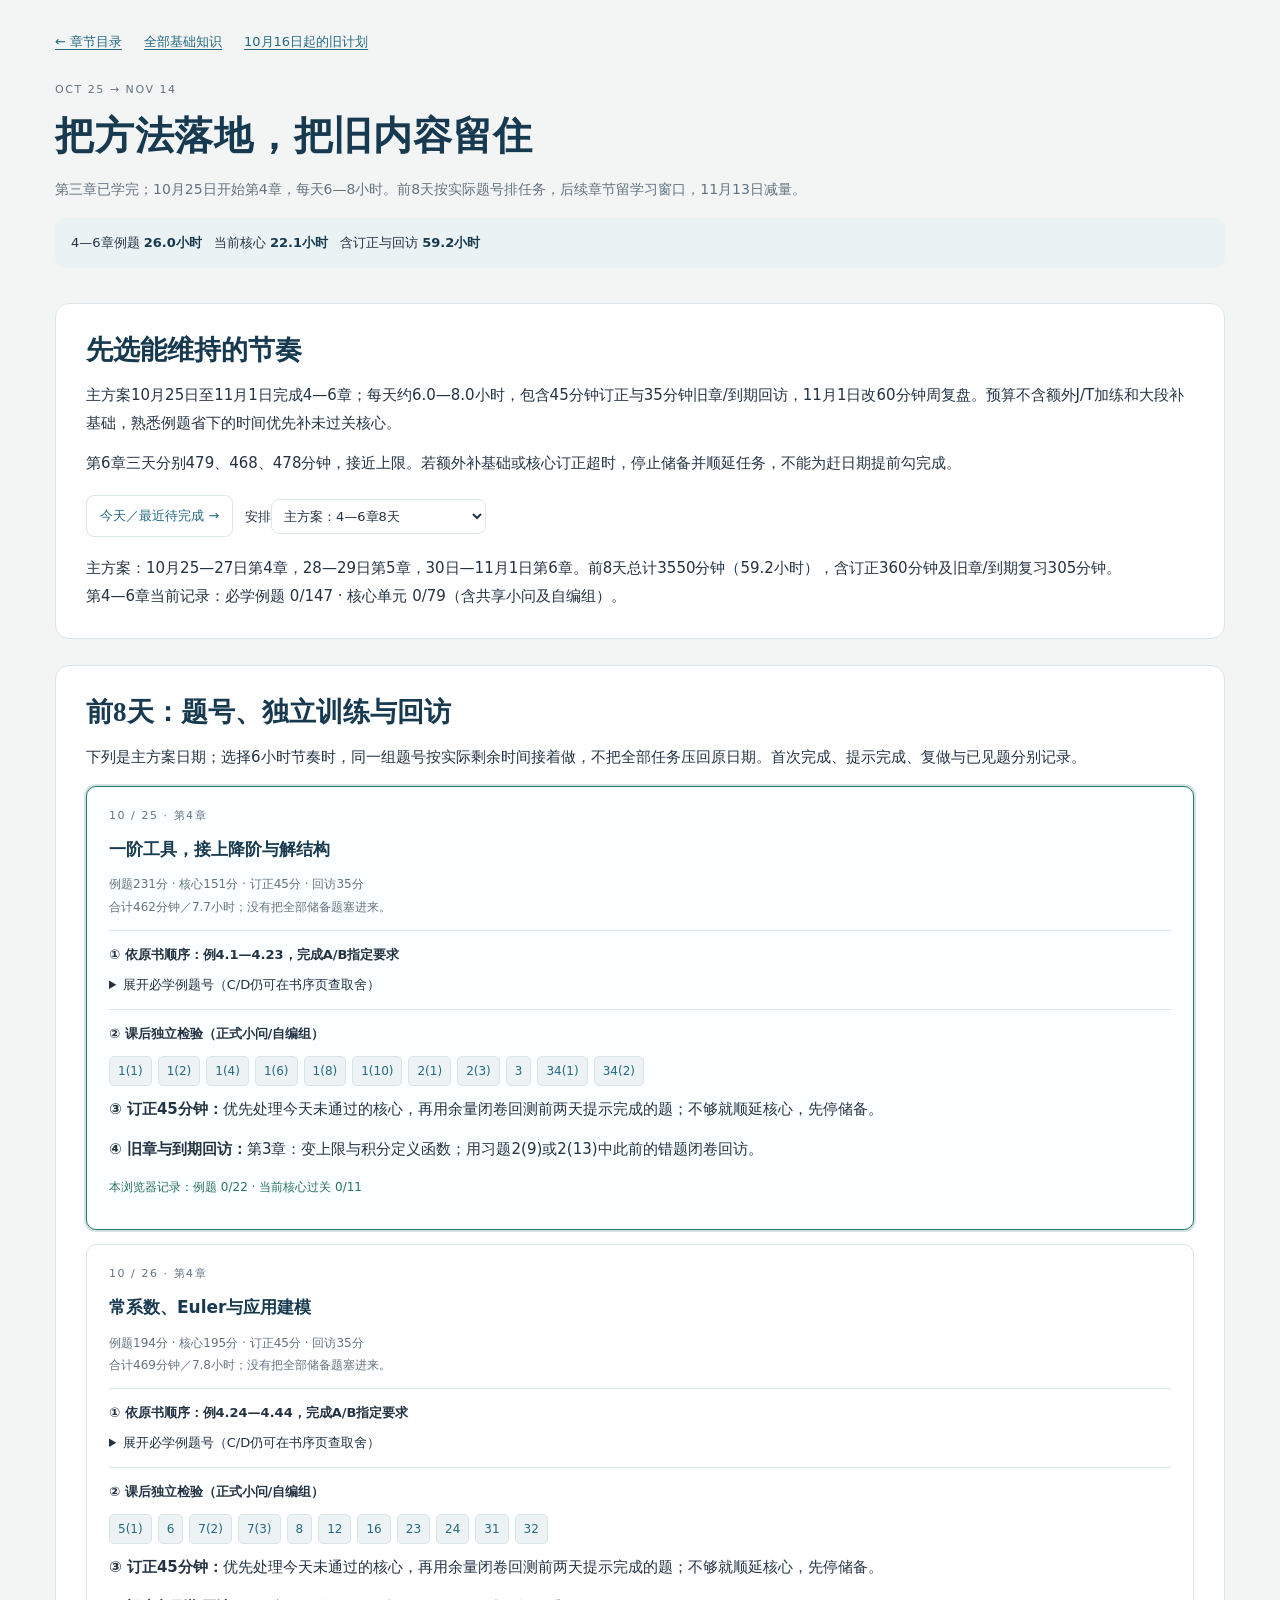
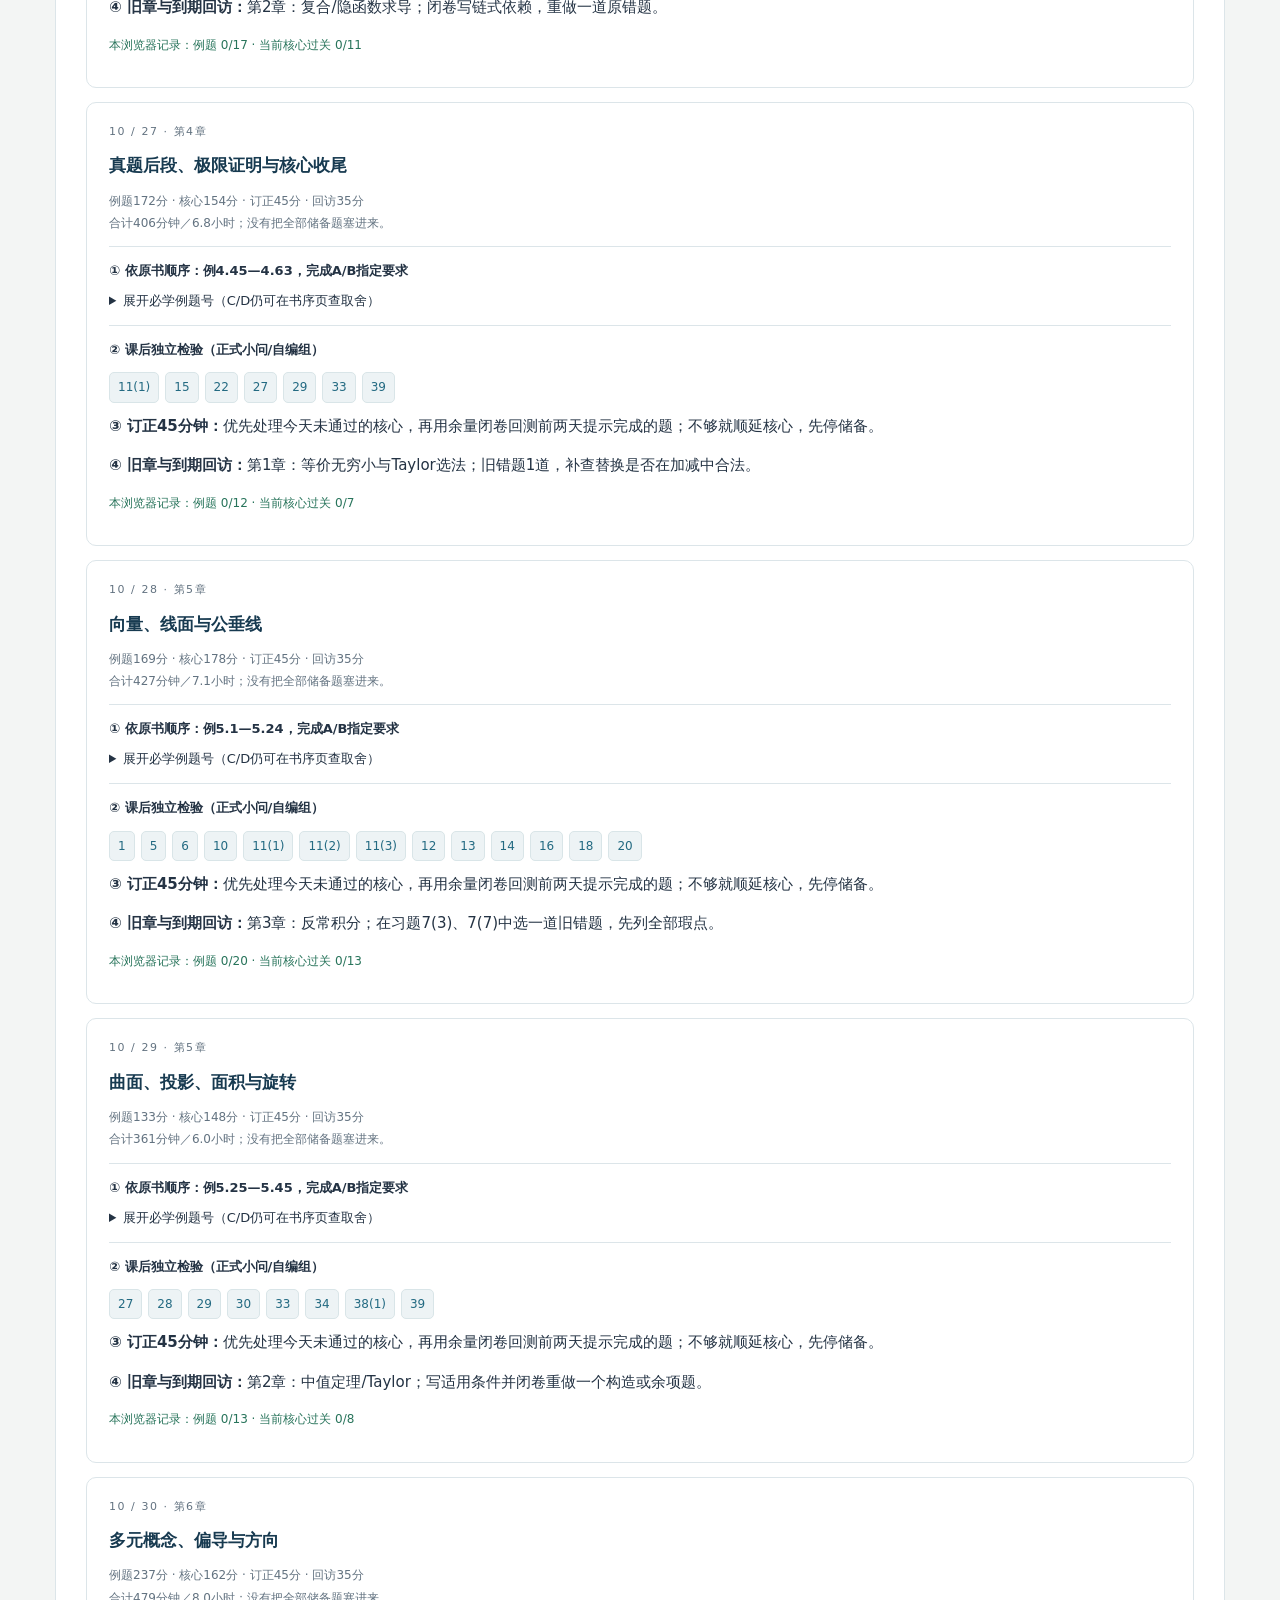
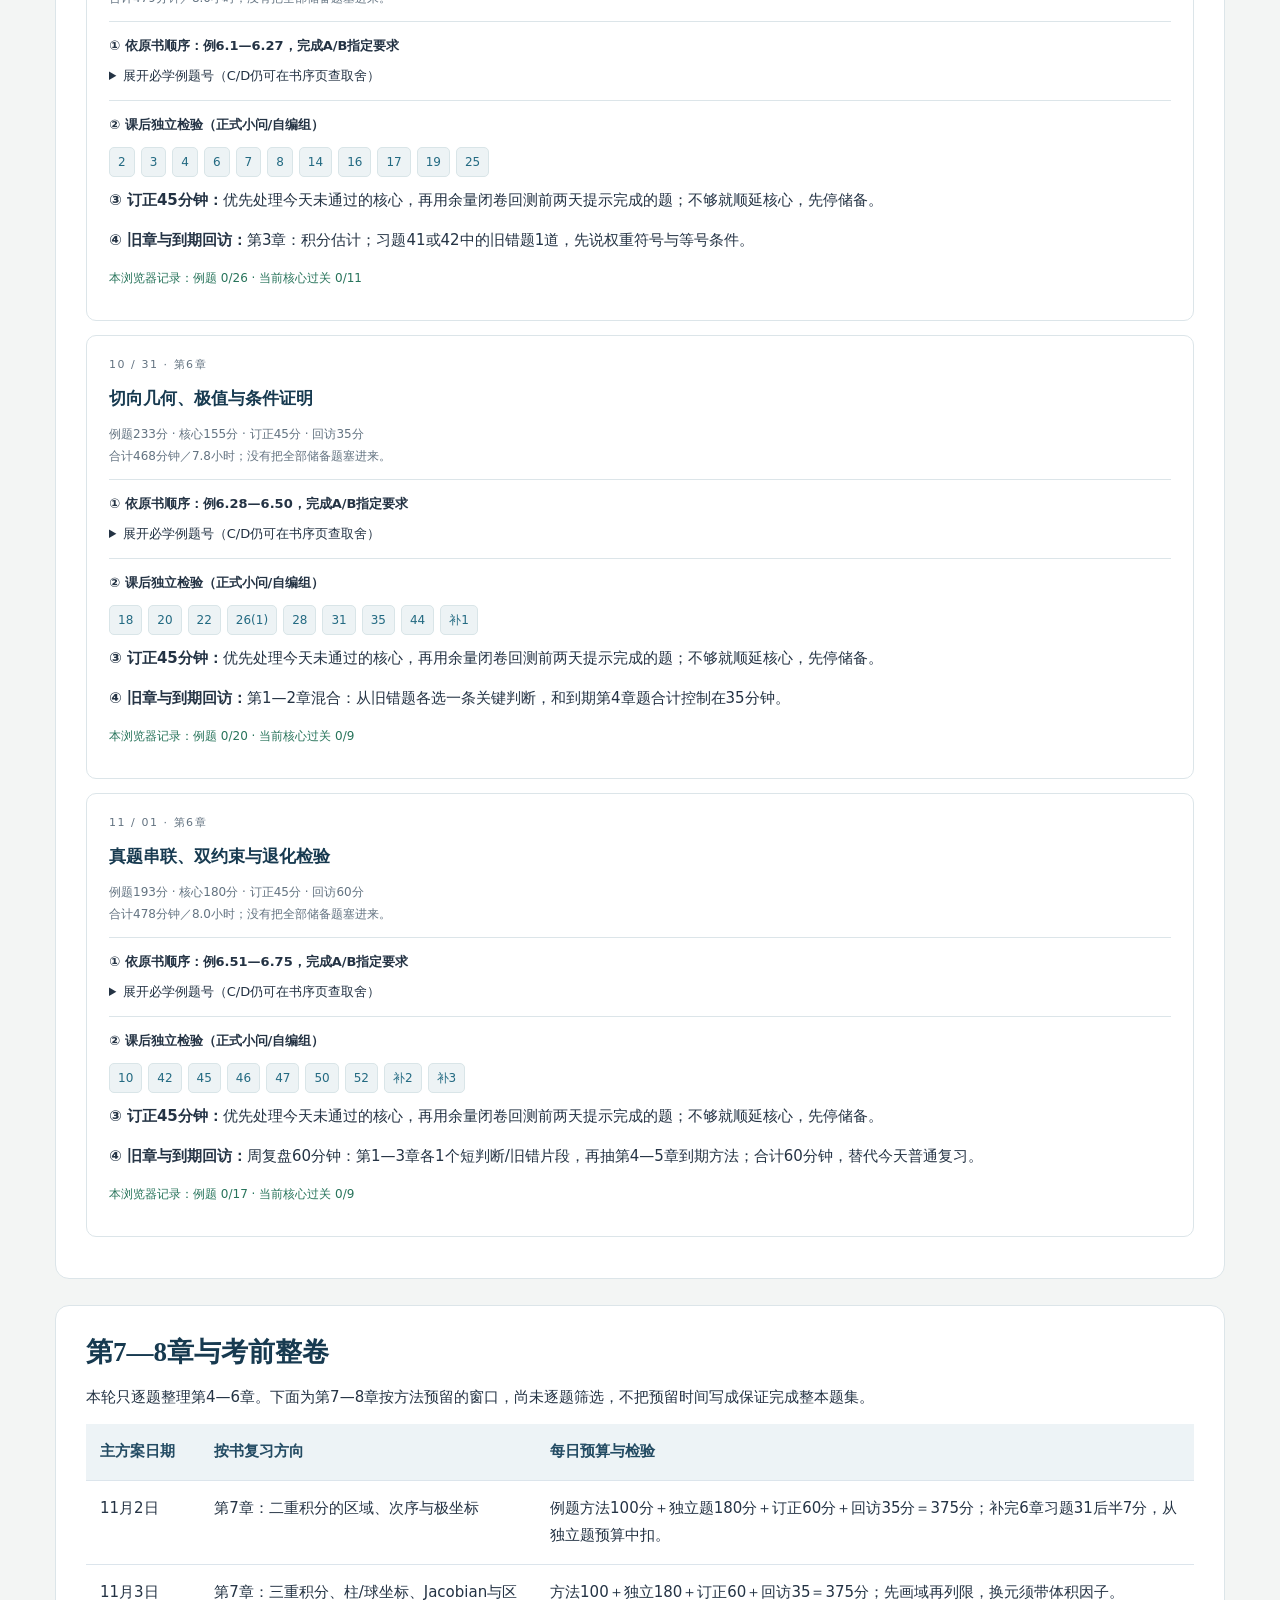
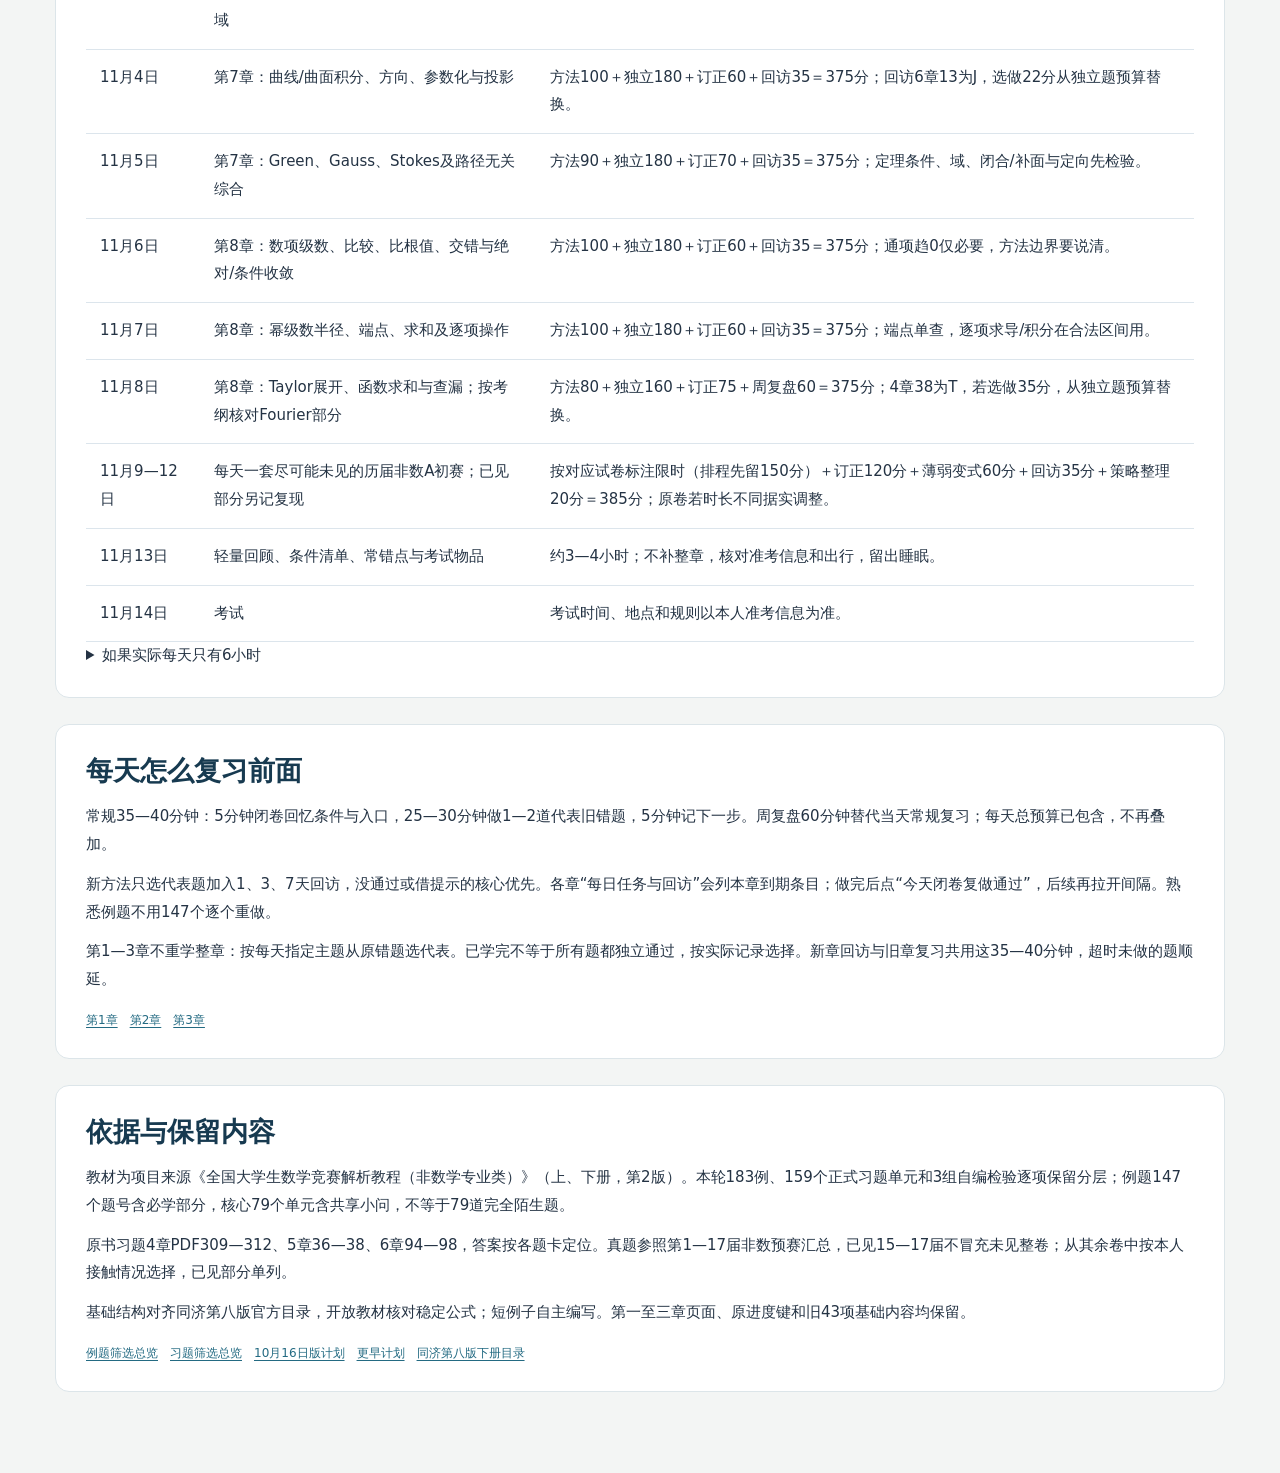
<file: plan/index.html>
<!doctype html><html lang="zh-CN"><head><meta charset="utf-8"><meta name="viewport" content="width=device-width,initial-scale=1"><title>10月25日—11月14日｜按书复习与间隔回访</title><link rel="stylesheet" href="../css/chapter-03-study.css"><link rel="stylesheet" href="../css/chapter-456-study.css"><script defer src="../js/plan-456.js"></script></head><body><header class="top"><nav><a href="../index.html">← 章节目录</a><a href="../foundations/index.html">全部基础知识</a><a href="2026-10-16.html">10月16日起的旧计划</a></nav><p class="eyebrow">OCT 25 → NOV 14</p><h1>把方法落地，把旧内容留住</h1><p class="hero-note">第三章已学完；10月25日开始第4章，每天6—8小时。前8天按实际题号排任务，后续章节留学习窗口，11月13日减量。</p><div class="summary-strip"><span>4—6章例题 <strong>26.0小时</strong></span><span>当前核心 <strong>22.1小时</strong></span><span>含订正与回访 <strong>59.2小时</strong></span></div></header><main class="workspace"><section class="paper"><h2>先选能维持的节奏</h2><p>主方案10月25日至11月1日完成4—6章；每天约6.0—8.0小时，包含45分钟订正与35分钟旧章/到期回访，11月1日改60分钟周复盘。预算不含额外J/T加练和大段补基础，熟悉例题省下的时间优先补未过关核心。</p><p class="rule">第6章三天分别479、468、478分钟，接近上限。若额外补基础或核心订正超时，停止储备并顺延任务，不能为赶日期提前勾完成。</p><div class="toolbar"><a class="button" id="plan-today" href="#day-2026-10-25">今天／最近待完成 →</a><label>安排<select id="pace-select"><option value="standard">主方案：4—6章8天</option><option value="six">每天约6小时：顺延到11月3日</option></select></label></div><div id="pace-note" class="rule"></div><div id="plan-progress"></div></section><section class="paper"><h2>前8天：题号、独立训练与回访</h2><p>下列是主方案日期；选择6小时节奏时，同一组题号按实际剩余时间接着做，不把全部任务压回原日期。首次完成、提示完成、复做与已见题分别记录。</p>
<article class="day-card" id="day-2026-10-25" data-day-date="2026-10-25"><p class="eyebrow">10 / 25 · 第4章</p><h3>一阶工具，接上降阶与解结构</h3><p class="day-meta">例题231分 · 核心151分 · 订正45分 · 回访35分<br>合计462分钟／7.7小时；没有把全部储备题塞进来。</p><div class="day-group"><h4>① 依原书顺序：例4.1—4.23，完成A/B指定要求</h4><details><summary>展开必学例题号（C/D仍可在书序页查取舍）</summary><div class="chips"><a class="chip" href="../chapters/04-常微分方程/index.html#example-4-1">例4.1</a><a class="chip" href="../chapters/04-常微分方程/index.html#example-4-2">例4.2</a><a class="chip" href="../chapters/04-常微分方程/index.html#example-4-3">例4.3</a><a class="chip" href="../chapters/04-常微分方程/index.html#example-4-4">例4.4</a><a class="chip" href="../chapters/04-常微分方程/index.html#example-4-5">例4.5</a><a class="chip" href="../chapters/04-常微分方程/index.html#example-4-6">例4.6</a><a class="chip" href="../chapters/04-常微分方程/index.html#example-4-7">例4.7</a><a class="chip" href="../chapters/04-常微分方程/index.html#example-4-8">例4.8</a><a class="chip" href="../chapters/04-常微分方程/index.html#example-4-9">例4.9</a><a class="chip" href="../chapters/04-常微分方程/index.html#example-4-10">例4.10</a><a class="chip" href="../chapters/04-常微分方程/index.html#example-4-11">例4.11</a><a class="chip" href="../chapters/04-常微分方程/index.html#example-4-12">例4.12</a><a class="chip" href="../chapters/04-常微分方程/index.html#example-4-13">例4.13</a><a class="chip" href="../chapters/04-常微分方程/index.html#example-4-14">例4.14</a><a class="chip" href="../chapters/04-常微分方程/index.html#example-4-15">例4.15</a><a class="chip" href="../chapters/04-常微分方程/index.html#example-4-16">例4.16</a><a class="chip" href="../chapters/04-常微分方程/index.html#example-4-17">例4.17</a><a class="chip" href="../chapters/04-常微分方程/index.html#example-4-19">例4.19</a><a class="chip" href="../chapters/04-常微分方程/index.html#example-4-20">例4.20</a><a class="chip" href="../chapters/04-常微分方程/index.html#example-4-21">例4.21</a><a class="chip" href="../chapters/04-常微分方程/index.html#example-4-22">例4.22</a><a class="chip" href="../chapters/04-常微分方程/index.html#example-4-23">例4.23</a></div></details></div><div class="day-group"><h4>② 课后独立检验（正式小问/自编组）</h4><div class="chips"><a class="chip" href="../chapters/04-常微分方程/index.html#exercise-4-1-1">1(1)</a><a class="chip" href="../chapters/04-常微分方程/index.html#exercise-4-1-2">1(2)</a><a class="chip" href="../chapters/04-常微分方程/index.html#exercise-4-1-4">1(4)</a><a class="chip" href="../chapters/04-常微分方程/index.html#exercise-4-1-6">1(6)</a><a class="chip" href="../chapters/04-常微分方程/index.html#exercise-4-1-8">1(8)</a><a class="chip" href="../chapters/04-常微分方程/index.html#exercise-4-1-10">1(10)</a><a class="chip" href="../chapters/04-常微分方程/index.html#exercise-4-2-1">2(1)</a><a class="chip" href="../chapters/04-常微分方程/index.html#exercise-4-2-3">2(3)</a><a class="chip" href="../chapters/04-常微分方程/index.html#exercise-4-3">3</a><a class="chip" href="../chapters/04-常微分方程/index.html#exercise-4-34-1">34(1)</a><a class="chip" href="../chapters/04-常微分方程/index.html#exercise-4-34-2">34(2)</a></div></div><p><b>③ 订正45分钟：</b>优先处理今天未通过的核心，再用余量闭卷回测前两天提示完成的题；不够就顺延核心，先停储备。</p><p><b>④ 旧章与到期回访：</b>第3章：变上限与积分定义函数；用习题2(9)或2(13)中此前的错题闭卷回访。</p><p class="day-done" id="progress-2026-10-25">尚无本页进度记录</p></article>
<article class="day-card" id="day-2026-10-26" data-day-date="2026-10-26"><p class="eyebrow">10 / 26 · 第4章</p><h3>常系数、Euler与应用建模</h3><p class="day-meta">例题194分 · 核心195分 · 订正45分 · 回访35分<br>合计469分钟／7.8小时；没有把全部储备题塞进来。</p><div class="day-group"><h4>① 依原书顺序：例4.24—4.44，完成A/B指定要求</h4><details><summary>展开必学例题号（C/D仍可在书序页查取舍）</summary><div class="chips"><a class="chip" href="../chapters/04-常微分方程/index.html#example-4-25">例4.25</a><a class="chip" href="../chapters/04-常微分方程/index.html#example-4-26">例4.26</a><a class="chip" href="../chapters/04-常微分方程/index.html#example-4-27">例4.27</a><a class="chip" href="../chapters/04-常微分方程/index.html#example-4-28">例4.28</a><a class="chip" href="../chapters/04-常微分方程/index.html#example-4-29">例4.29</a><a class="chip" href="../chapters/04-常微分方程/index.html#example-4-30">例4.30</a><a class="chip" href="../chapters/04-常微分方程/index.html#example-4-31">例4.31</a><a class="chip" href="../chapters/04-常微分方程/index.html#example-4-32">例4.32</a><a class="chip" href="../chapters/04-常微分方程/index.html#example-4-34">例4.34</a><a class="chip" href="../chapters/04-常微分方程/index.html#example-4-35">例4.35</a><a class="chip" href="../chapters/04-常微分方程/index.html#example-4-36">例4.36</a><a class="chip" href="../chapters/04-常微分方程/index.html#example-4-37">例4.37</a><a class="chip" href="../chapters/04-常微分方程/index.html#example-4-38">例4.38</a><a class="chip" href="../chapters/04-常微分方程/index.html#example-4-40">例4.40</a><a class="chip" href="../chapters/04-常微分方程/index.html#example-4-41">例4.41</a><a class="chip" href="../chapters/04-常微分方程/index.html#example-4-42">例4.42</a><a class="chip" href="../chapters/04-常微分方程/index.html#example-4-44">例4.44</a></div></details></div><div class="day-group"><h4>② 课后独立检验（正式小问/自编组）</h4><div class="chips"><a class="chip" href="../chapters/04-常微分方程/index.html#exercise-4-5-1">5(1)</a><a class="chip" href="../chapters/04-常微分方程/index.html#exercise-4-6">6</a><a class="chip" href="../chapters/04-常微分方程/index.html#exercise-4-7-2">7(2)</a><a class="chip" href="../chapters/04-常微分方程/index.html#exercise-4-7-3">7(3)</a><a class="chip" href="../chapters/04-常微分方程/index.html#exercise-4-8">8</a><a class="chip" href="../chapters/04-常微分方程/index.html#exercise-4-12">12</a><a class="chip" href="../chapters/04-常微分方程/index.html#exercise-4-16">16</a><a class="chip" href="../chapters/04-常微分方程/index.html#exercise-4-23">23</a><a class="chip" href="../chapters/04-常微分方程/index.html#exercise-4-24">24</a><a class="chip" href="../chapters/04-常微分方程/index.html#exercise-4-31">31</a><a class="chip" href="../chapters/04-常微分方程/index.html#exercise-4-32">32</a></div></div><p><b>③ 订正45分钟：</b>优先处理今天未通过的核心，再用余量闭卷回测前两天提示完成的题；不够就顺延核心，先停储备。</p><p><b>④ 旧章与到期回访：</b>第2章：复合/隐函数求导；闭卷写链式依赖，重做一道原错题。</p><p class="day-done" id="progress-2026-10-26">尚无本页进度记录</p></article>
<article class="day-card" id="day-2026-10-27" data-day-date="2026-10-27"><p class="eyebrow">10 / 27 · 第4章</p><h3>真题后段、极限证明与核心收尾</h3><p class="day-meta">例题172分 · 核心154分 · 订正45分 · 回访35分<br>合计406分钟／6.8小时；没有把全部储备题塞进来。</p><div class="day-group"><h4>① 依原书顺序：例4.45—4.63，完成A/B指定要求</h4><details><summary>展开必学例题号（C/D仍可在书序页查取舍）</summary><div class="chips"><a class="chip" href="../chapters/04-常微分方程/index.html#example-4-48">例4.48</a><a class="chip" href="../chapters/04-常微分方程/index.html#example-4-49">例4.49</a><a class="chip" href="../chapters/04-常微分方程/index.html#example-4-51">例4.51</a><a class="chip" href="../chapters/04-常微分方程/index.html#example-4-52">例4.52</a><a class="chip" href="../chapters/04-常微分方程/index.html#example-4-54">例4.54</a><a class="chip" href="../chapters/04-常微分方程/index.html#example-4-56">例4.56</a><a class="chip" href="../chapters/04-常微分方程/index.html#example-4-57">例4.57</a><a class="chip" href="../chapters/04-常微分方程/index.html#example-4-58">例4.58</a><a class="chip" href="../chapters/04-常微分方程/index.html#example-4-60">例4.60</a><a class="chip" href="../chapters/04-常微分方程/index.html#example-4-61">例4.61</a><a class="chip" href="../chapters/04-常微分方程/index.html#example-4-62">例4.62</a><a class="chip" href="../chapters/04-常微分方程/index.html#example-4-63">例4.63</a></div></details></div><div class="day-group"><h4>② 课后独立检验（正式小问/自编组）</h4><div class="chips"><a class="chip" href="../chapters/04-常微分方程/index.html#exercise-4-11-1">11(1)</a><a class="chip" href="../chapters/04-常微分方程/index.html#exercise-4-15">15</a><a class="chip" href="../chapters/04-常微分方程/index.html#exercise-4-22">22</a><a class="chip" href="../chapters/04-常微分方程/index.html#exercise-4-27">27</a><a class="chip" href="../chapters/04-常微分方程/index.html#exercise-4-29">29</a><a class="chip" href="../chapters/04-常微分方程/index.html#exercise-4-33">33</a><a class="chip" href="../chapters/04-常微分方程/index.html#exercise-4-39">39</a></div></div><p><b>③ 订正45分钟：</b>优先处理今天未通过的核心，再用余量闭卷回测前两天提示完成的题；不够就顺延核心，先停储备。</p><p><b>④ 旧章与到期回访：</b>第1章：等价无穷小与Taylor选法；旧错题1道，补查替换是否在加减中合法。</p><p class="day-done" id="progress-2026-10-27">尚无本页进度记录</p></article>
<article class="day-card" id="day-2026-10-28" data-day-date="2026-10-28"><p class="eyebrow">10 / 28 · 第5章</p><h3>向量、线面与公垂线</h3><p class="day-meta">例题169分 · 核心178分 · 订正45分 · 回访35分<br>合计427分钟／7.1小时；没有把全部储备题塞进来。</p><div class="day-group"><h4>① 依原书顺序：例5.1—5.24，完成A/B指定要求</h4><details><summary>展开必学例题号（C/D仍可在书序页查取舍）</summary><div class="chips"><a class="chip" href="../chapters/05-向量代数与空间解析几何/index.html#example-5-1">例5.1</a><a class="chip" href="../chapters/05-向量代数与空间解析几何/index.html#example-5-2">例5.2</a><a class="chip" href="../chapters/05-向量代数与空间解析几何/index.html#example-5-3">例5.3</a><a class="chip" href="../chapters/05-向量代数与空间解析几何/index.html#example-5-4">例5.4</a><a class="chip" href="../chapters/05-向量代数与空间解析几何/index.html#example-5-5">例5.5</a><a class="chip" href="../chapters/05-向量代数与空间解析几何/index.html#example-5-6">例5.6</a><a class="chip" href="../chapters/05-向量代数与空间解析几何/index.html#example-5-8">例5.8</a><a class="chip" href="../chapters/05-向量代数与空间解析几何/index.html#example-5-9">例5.9</a><a class="chip" href="../chapters/05-向量代数与空间解析几何/index.html#example-5-12">例5.12</a><a class="chip" href="../chapters/05-向量代数与空间解析几何/index.html#example-5-13">例5.13</a><a class="chip" href="../chapters/05-向量代数与空间解析几何/index.html#example-5-14">例5.14</a><a class="chip" href="../chapters/05-向量代数与空间解析几何/index.html#example-5-15">例5.15</a><a class="chip" href="../chapters/05-向量代数与空间解析几何/index.html#example-5-16">例5.16</a><a class="chip" href="../chapters/05-向量代数与空间解析几何/index.html#example-5-17">例5.17</a><a class="chip" href="../chapters/05-向量代数与空间解析几何/index.html#example-5-18">例5.18</a><a class="chip" href="../chapters/05-向量代数与空间解析几何/index.html#example-5-19">例5.19</a><a class="chip" href="../chapters/05-向量代数与空间解析几何/index.html#example-5-20">例5.20</a><a class="chip" href="../chapters/05-向量代数与空间解析几何/index.html#example-5-22">例5.22</a><a class="chip" href="../chapters/05-向量代数与空间解析几何/index.html#example-5-23">例5.23</a><a class="chip" href="../chapters/05-向量代数与空间解析几何/index.html#example-5-24">例5.24</a></div></details></div><div class="day-group"><h4>② 课后独立检验（正式小问/自编组）</h4><div class="chips"><a class="chip" href="../chapters/05-向量代数与空间解析几何/index.html#exercise-5-1">1</a><a class="chip" href="../chapters/05-向量代数与空间解析几何/index.html#exercise-5-5">5</a><a class="chip" href="../chapters/05-向量代数与空间解析几何/index.html#exercise-5-6">6</a><a class="chip" href="../chapters/05-向量代数与空间解析几何/index.html#exercise-5-10">10</a><a class="chip" href="../chapters/05-向量代数与空间解析几何/index.html#exercise-5-11-1">11(1)</a><a class="chip" href="../chapters/05-向量代数与空间解析几何/index.html#exercise-5-11-2">11(2)</a><a class="chip" href="../chapters/05-向量代数与空间解析几何/index.html#exercise-5-11-3">11(3)</a><a class="chip" href="../chapters/05-向量代数与空间解析几何/index.html#exercise-5-12">12</a><a class="chip" href="../chapters/05-向量代数与空间解析几何/index.html#exercise-5-13">13</a><a class="chip" href="../chapters/05-向量代数与空间解析几何/index.html#exercise-5-14">14</a><a class="chip" href="../chapters/05-向量代数与空间解析几何/index.html#exercise-5-16">16</a><a class="chip" href="../chapters/05-向量代数与空间解析几何/index.html#exercise-5-18">18</a><a class="chip" href="../chapters/05-向量代数与空间解析几何/index.html#exercise-5-20">20</a></div></div><p><b>③ 订正45分钟：</b>优先处理今天未通过的核心，再用余量闭卷回测前两天提示完成的题；不够就顺延核心，先停储备。</p><p><b>④ 旧章与到期回访：</b>第3章：反常积分；在习题7(3)、7(7)中选一道旧错题，先列全部瑕点。</p><p class="day-done" id="progress-2026-10-28">尚无本页进度记录</p></article>
<article class="day-card" id="day-2026-10-29" data-day-date="2026-10-29"><p class="eyebrow">10 / 29 · 第5章</p><h3>曲面、投影、面积与旋转</h3><p class="day-meta">例题133分 · 核心148分 · 订正45分 · 回访35分<br>合计361分钟／6.0小时；没有把全部储备题塞进来。</p><div class="day-group"><h4>① 依原书顺序：例5.25—5.45，完成A/B指定要求</h4><details><summary>展开必学例题号（C/D仍可在书序页查取舍）</summary><div class="chips"><a class="chip" href="../chapters/05-向量代数与空间解析几何/index.html#example-5-26">例5.26</a><a class="chip" href="../chapters/05-向量代数与空间解析几何/index.html#example-5-27">例5.27</a><a class="chip" href="../chapters/05-向量代数与空间解析几何/index.html#example-5-29">例5.29</a><a class="chip" href="../chapters/05-向量代数与空间解析几何/index.html#example-5-30">例5.30</a><a class="chip" href="../chapters/05-向量代数与空间解析几何/index.html#example-5-31">例5.31</a><a class="chip" href="../chapters/05-向量代数与空间解析几何/index.html#example-5-34">例5.34</a><a class="chip" href="../chapters/05-向量代数与空间解析几何/index.html#example-5-35">例5.35</a><a class="chip" href="../chapters/05-向量代数与空间解析几何/index.html#example-5-37">例5.37</a><a class="chip" href="../chapters/05-向量代数与空间解析几何/index.html#example-5-38">例5.38</a><a class="chip" href="../chapters/05-向量代数与空间解析几何/index.html#example-5-42">例5.42</a><a class="chip" href="../chapters/05-向量代数与空间解析几何/index.html#example-5-43">例5.43</a><a class="chip" href="../chapters/05-向量代数与空间解析几何/index.html#example-5-44">例5.44</a><a class="chip" href="../chapters/05-向量代数与空间解析几何/index.html#example-5-45">例5.45</a></div></details></div><div class="day-group"><h4>② 课后独立检验（正式小问/自编组）</h4><div class="chips"><a class="chip" href="../chapters/05-向量代数与空间解析几何/index.html#exercise-5-27">27</a><a class="chip" href="../chapters/05-向量代数与空间解析几何/index.html#exercise-5-28">28</a><a class="chip" href="../chapters/05-向量代数与空间解析几何/index.html#exercise-5-29">29</a><a class="chip" href="../chapters/05-向量代数与空间解析几何/index.html#exercise-5-30">30</a><a class="chip" href="../chapters/05-向量代数与空间解析几何/index.html#exercise-5-33">33</a><a class="chip" href="../chapters/05-向量代数与空间解析几何/index.html#exercise-5-34">34</a><a class="chip" href="../chapters/05-向量代数与空间解析几何/index.html#exercise-5-38-1">38(1)</a><a class="chip" href="../chapters/05-向量代数与空间解析几何/index.html#exercise-5-39">39</a></div></div><p><b>③ 订正45分钟：</b>优先处理今天未通过的核心，再用余量闭卷回测前两天提示完成的题；不够就顺延核心，先停储备。</p><p><b>④ 旧章与到期回访：</b>第2章：中值定理/Taylor；写适用条件并闭卷重做一个构造或余项题。</p><p class="day-done" id="progress-2026-10-29">尚无本页进度记录</p></article>
<article class="day-card" id="day-2026-10-30" data-day-date="2026-10-30"><p class="eyebrow">10 / 30 · 第6章</p><h3>多元概念、偏导与方向</h3><p class="day-meta">例题237分 · 核心162分 · 订正45分 · 回访35分<br>合计479分钟／8.0小时；没有把全部储备题塞进来。</p><div class="day-group"><h4>① 依原书顺序：例6.1—6.27，完成A/B指定要求</h4><details><summary>展开必学例题号（C/D仍可在书序页查取舍）</summary><div class="chips"><a class="chip" href="../chapters/06-多元函数微分学/index.html#example-6-1">例6.1</a><a class="chip" href="../chapters/06-多元函数微分学/index.html#example-6-2">例6.2</a><a class="chip" href="../chapters/06-多元函数微分学/index.html#example-6-3">例6.3</a><a class="chip" href="../chapters/06-多元函数微分学/index.html#example-6-4">例6.4</a><a class="chip" href="../chapters/06-多元函数微分学/index.html#example-6-5">例6.5</a><a class="chip" href="../chapters/06-多元函数微分学/index.html#example-6-7">例6.7</a><a class="chip" href="../chapters/06-多元函数微分学/index.html#example-6-8">例6.8</a><a class="chip" href="../chapters/06-多元函数微分学/index.html#example-6-9">例6.9</a><a class="chip" href="../chapters/06-多元函数微分学/index.html#example-6-10">例6.10</a><a class="chip" href="../chapters/06-多元函数微分学/index.html#example-6-11">例6.11</a><a class="chip" href="../chapters/06-多元函数微分学/index.html#example-6-12">例6.12</a><a class="chip" href="../chapters/06-多元函数微分学/index.html#example-6-13">例6.13</a><a class="chip" href="../chapters/06-多元函数微分学/index.html#example-6-14">例6.14</a><a class="chip" href="../chapters/06-多元函数微分学/index.html#example-6-15">例6.15</a><a class="chip" href="../chapters/06-多元函数微分学/index.html#example-6-16">例6.16</a><a class="chip" href="../chapters/06-多元函数微分学/index.html#example-6-17">例6.17</a><a class="chip" href="../chapters/06-多元函数微分学/index.html#example-6-18">例6.18</a><a class="chip" href="../chapters/06-多元函数微分学/index.html#example-6-19">例6.19</a><a class="chip" href="../chapters/06-多元函数微分学/index.html#example-6-20">例6.20</a><a class="chip" href="../chapters/06-多元函数微分学/index.html#example-6-21">例6.21</a><a class="chip" href="../chapters/06-多元函数微分学/index.html#example-6-22">例6.22</a><a class="chip" href="../chapters/06-多元函数微分学/index.html#example-6-23">例6.23</a><a class="chip" href="../chapters/06-多元函数微分学/index.html#example-6-24">例6.24</a><a class="chip" href="../chapters/06-多元函数微分学/index.html#example-6-25">例6.25</a><a class="chip" href="../chapters/06-多元函数微分学/index.html#example-6-26">例6.26</a><a class="chip" href="../chapters/06-多元函数微分学/index.html#example-6-27">例6.27</a></div></details></div><div class="day-group"><h4>② 课后独立检验（正式小问/自编组）</h4><div class="chips"><a class="chip" href="../chapters/06-多元函数微分学/index.html#exercise-6-2">2</a><a class="chip" href="../chapters/06-多元函数微分学/index.html#exercise-6-3">3</a><a class="chip" href="../chapters/06-多元函数微分学/index.html#exercise-6-4">4</a><a class="chip" href="../chapters/06-多元函数微分学/index.html#exercise-6-6">6</a><a class="chip" href="../chapters/06-多元函数微分学/index.html#exercise-6-7">7</a><a class="chip" href="../chapters/06-多元函数微分学/index.html#exercise-6-8">8</a><a class="chip" href="../chapters/06-多元函数微分学/index.html#exercise-6-14">14</a><a class="chip" href="../chapters/06-多元函数微分学/index.html#exercise-6-16">16</a><a class="chip" href="../chapters/06-多元函数微分学/index.html#exercise-6-17">17</a><a class="chip" href="../chapters/06-多元函数微分学/index.html#exercise-6-19">19</a><a class="chip" href="../chapters/06-多元函数微分学/index.html#exercise-6-25">25</a></div></div><p><b>③ 订正45分钟：</b>优先处理今天未通过的核心，再用余量闭卷回测前两天提示完成的题；不够就顺延核心，先停储备。</p><p><b>④ 旧章与到期回访：</b>第3章：积分估计；习题41或42中的旧错题1道，先说权重符号与等号条件。</p><p class="day-done" id="progress-2026-10-30">尚无本页进度记录</p></article>
<article class="day-card" id="day-2026-10-31" data-day-date="2026-10-31"><p class="eyebrow">10 / 31 · 第6章</p><h3>切向几何、极值与条件证明</h3><p class="day-meta">例题233分 · 核心155分 · 订正45分 · 回访35分<br>合计468分钟／7.8小时；没有把全部储备题塞进来。</p><div class="day-group"><h4>① 依原书顺序：例6.28—6.50，完成A/B指定要求</h4><details><summary>展开必学例题号（C/D仍可在书序页查取舍）</summary><div class="chips"><a class="chip" href="../chapters/06-多元函数微分学/index.html#example-6-28">例6.28</a><a class="chip" href="../chapters/06-多元函数微分学/index.html#example-6-29">例6.29</a><a class="chip" href="../chapters/06-多元函数微分学/index.html#example-6-30">例6.30</a><a class="chip" href="../chapters/06-多元函数微分学/index.html#example-6-31">例6.31</a><a class="chip" href="../chapters/06-多元函数微分学/index.html#example-6-32">例6.32</a><a class="chip" href="../chapters/06-多元函数微分学/index.html#example-6-33">例6.33</a><a class="chip" href="../chapters/06-多元函数微分学/index.html#example-6-35">例6.35</a><a class="chip" href="../chapters/06-多元函数微分学/index.html#example-6-36">例6.36</a><a class="chip" href="../chapters/06-多元函数微分学/index.html#example-6-38">例6.38</a><a class="chip" href="../chapters/06-多元函数微分学/index.html#example-6-39">例6.39</a><a class="chip" href="../chapters/06-多元函数微分学/index.html#example-6-40">例6.40</a><a class="chip" href="../chapters/06-多元函数微分学/index.html#example-6-41">例6.41</a><a class="chip" href="../chapters/06-多元函数微分学/index.html#example-6-42">例6.42</a><a class="chip" href="../chapters/06-多元函数微分学/index.html#example-6-43">例6.43</a><a class="chip" href="../chapters/06-多元函数微分学/index.html#example-6-44">例6.44</a><a class="chip" href="../chapters/06-多元函数微分学/index.html#example-6-45">例6.45</a><a class="chip" href="../chapters/06-多元函数微分学/index.html#example-6-46">例6.46</a><a class="chip" href="../chapters/06-多元函数微分学/index.html#example-6-47">例6.47</a><a class="chip" href="../chapters/06-多元函数微分学/index.html#example-6-48">例6.48</a><a class="chip" href="../chapters/06-多元函数微分学/index.html#example-6-50">例6.50</a></div></details></div><div class="day-group"><h4>② 课后独立检验（正式小问/自编组）</h4><div class="chips"><a class="chip" href="../chapters/06-多元函数微分学/index.html#exercise-6-18">18</a><a class="chip" href="../chapters/06-多元函数微分学/index.html#exercise-6-20">20</a><a class="chip" href="../chapters/06-多元函数微分学/index.html#exercise-6-22">22</a><a class="chip" href="../chapters/06-多元函数微分学/index.html#exercise-6-26-1">26(1)</a><a class="chip" href="../chapters/06-多元函数微分学/index.html#exercise-6-28">28</a><a class="chip" href="../chapters/06-多元函数微分学/index.html#exercise-6-31">31</a><a class="chip" href="../chapters/06-多元函数微分学/index.html#exercise-6-35">35</a><a class="chip" href="../chapters/06-多元函数微分学/index.html#exercise-6-44">44</a><a class="chip" href="../chapters/06-多元函数微分学/index.html#supp-6-1">补1</a></div></div><p><b>③ 订正45分钟：</b>优先处理今天未通过的核心，再用余量闭卷回测前两天提示完成的题；不够就顺延核心，先停储备。</p><p><b>④ 旧章与到期回访：</b>第1—2章混合：从旧错题各选一条关键判断，和到期第4章题合计控制在35分钟。</p><p class="day-done" id="progress-2026-10-31">尚无本页进度记录</p></article>
<article class="day-card" id="day-2026-11-01" data-day-date="2026-11-01"><p class="eyebrow">11 / 01 · 第6章</p><h3>真题串联、双约束与退化检验</h3><p class="day-meta">例题193分 · 核心180分 · 订正45分 · 回访60分<br>合计478分钟／8.0小时；没有把全部储备题塞进来。</p><div class="day-group"><h4>① 依原书顺序：例6.51—6.75，完成A/B指定要求</h4><details><summary>展开必学例题号（C/D仍可在书序页查取舍）</summary><div class="chips"><a class="chip" href="../chapters/06-多元函数微分学/index.html#example-6-52">例6.52</a><a class="chip" href="../chapters/06-多元函数微分学/index.html#example-6-54">例6.54</a><a class="chip" href="../chapters/06-多元函数微分学/index.html#example-6-55">例6.55</a><a class="chip" href="../chapters/06-多元函数微分学/index.html#example-6-58">例6.58</a><a class="chip" href="../chapters/06-多元函数微分学/index.html#example-6-59">例6.59</a><a class="chip" href="../chapters/06-多元函数微分学/index.html#example-6-60">例6.60</a><a class="chip" href="../chapters/06-多元函数微分学/index.html#example-6-61">例6.61</a><a class="chip" href="../chapters/06-多元函数微分学/index.html#example-6-63">例6.63</a><a class="chip" href="../chapters/06-多元函数微分学/index.html#example-6-64">例6.64</a><a class="chip" href="../chapters/06-多元函数微分学/index.html#example-6-65">例6.65</a><a class="chip" href="../chapters/06-多元函数微分学/index.html#example-6-66">例6.66</a><a class="chip" href="../chapters/06-多元函数微分学/index.html#example-6-67">例6.67</a><a class="chip" href="../chapters/06-多元函数微分学/index.html#example-6-68">例6.68</a><a class="chip" href="../chapters/06-多元函数微分学/index.html#example-6-69">例6.69</a><a class="chip" href="../chapters/06-多元函数微分学/index.html#example-6-70">例6.70</a><a class="chip" href="../chapters/06-多元函数微分学/index.html#example-6-72">例6.72</a><a class="chip" href="../chapters/06-多元函数微分学/index.html#example-6-73">例6.73</a></div></details></div><div class="day-group"><h4>② 课后独立检验（正式小问/自编组）</h4><div class="chips"><a class="chip" href="../chapters/06-多元函数微分学/index.html#exercise-6-10">10</a><a class="chip" href="../chapters/06-多元函数微分学/index.html#exercise-6-42">42</a><a class="chip" href="../chapters/06-多元函数微分学/index.html#exercise-6-45">45</a><a class="chip" href="../chapters/06-多元函数微分学/index.html#exercise-6-46">46</a><a class="chip" href="../chapters/06-多元函数微分学/index.html#exercise-6-47">47</a><a class="chip" href="../chapters/06-多元函数微分学/index.html#exercise-6-50">50</a><a class="chip" href="../chapters/06-多元函数微分学/index.html#exercise-6-52">52</a><a class="chip" href="../chapters/06-多元函数微分学/index.html#supp-6-2">补2</a><a class="chip" href="../chapters/06-多元函数微分学/index.html#supp-6-3">补3</a></div></div><p><b>③ 订正45分钟：</b>优先处理今天未通过的核心，再用余量闭卷回测前两天提示完成的题；不够就顺延核心，先停储备。</p><p><b>④ 旧章与到期回访：</b>周复盘60分钟：第1—3章各1个短判断/旧错片段，再抽第4—5章到期方法；合计60分钟，替代今天普通复习。</p><p class="day-done" id="progress-2026-11-01">尚无本页进度记录</p></article>
</section>
<section class="paper" id="later-plan"><h2>第7—8章与考前整卷</h2><p>本轮只逐题整理第4—6章。下面为第7—8章按方法预留的窗口，尚未逐题筛选，不把预留时间写成保证完成整本题集。</p><div class="table-scroll"><table><thead><tr><th>主方案日期</th><th>按书复习方向</th><th>每日预算与检验</th></tr></thead><tbody>
<tr><td>11月2日</td><td>第7章：二重积分的区域、次序与极坐标</td><td>例题方法100分＋独立题180分＋订正60分＋回访35分＝375分；补完6章习题31后半7分，从独立题预算中扣。</td></tr>
<tr><td>11月3日</td><td>第7章：三重积分、柱/球坐标、Jacobian与区域</td><td>方法100＋独立180＋订正60＋回访35＝375分；先画域再列限，换元须带体积因子。</td></tr>
<tr><td>11月4日</td><td>第7章：曲线/曲面积分、方向、参数化与投影</td><td>方法100＋独立180＋订正60＋回访35＝375分；回访6章13为J，选做22分从独立题预算替换。</td></tr>
<tr><td>11月5日</td><td>第7章：Green、Gauss、Stokes及路径无关综合</td><td>方法90＋独立180＋订正70＋回访35＝375分；定理条件、域、闭合/补面与定向先检验。</td></tr>
<tr><td>11月6日</td><td>第8章：数项级数、比较、比根值、交错与绝对/条件收敛</td><td>方法100＋独立180＋订正60＋回访35＝375分；通项趋0仅必要，方法边界要说清。</td></tr>
<tr><td>11月7日</td><td>第8章：幂级数半径、端点、求和及逐项操作</td><td>方法100＋独立180＋订正60＋回访35＝375分；端点单查，逐项求导/积分在合法区间用。</td></tr>
<tr><td>11月8日</td><td>第8章：Taylor展开、函数求和与查漏；按考纲核对Fourier部分</td><td>方法80＋独立160＋订正75＋周复盘60＝375分；4章38为T，若选做35分，从独立题预算替换。</td></tr>
<tr><td>11月9—12日</td><td>每天一套尽可能未见的历届非数A初赛；已见部分另记复现</td><td>按对应试卷标注限时（排程先留150分）＋订正120分＋薄弱变式60分＋回访35分＋策略整理20分＝385分；原卷若时长不同据实调整。</td></tr>
<tr><td>11月13日</td><td>轻量回顾、条件清单、常错点与考试物品</td><td>约3—4小时；不补整章，核对准考信息和出行，留出睡眠。</td></tr>
<tr><td>11月14日</td><td>考试</td><td>考试时间、地点和规则以本人准考信息为准。</td></tr>
</tbody></table></div><details><summary>如果实际每天只有6小时</summary><p>4—6章约59.2小时按6小时计算需接近10天，顺延到11月3日。第7章暂排11月4—6日，第8章11月7—9日，整卷改11月10—12日三套，11月13日仍减量。这是压缩窗口，不代表第7章全部内容能保证3天学完；若关键区域/定理条件还不过关，用11月10日先补缺，保留后两次整卷，不能把没掌握写成完成。</p></details></section>
<section class="paper" id="spaced-review"><h2>每天怎么复习前面</h2><p>常规35—40分钟：5分钟闭卷回忆条件与入口，25—30分钟做1—2道代表旧错题，5分钟记下一步。周复盘60分钟替代当天常规复习；每天总预算已包含，不再叠加。</p><p>新方法只选代表题加入1、3、7天回访，没通过或借提示的核心优先。各章“每日任务与回访”会列本章到期条目；做完后点“今天闭卷复做通过”，后续再拉开间隔。熟悉例题不用147个逐个重做。</p><p>第1—3章不重学整章：按每天指定主题从原错题选代表。已学完不等于所有题都独立通过，按实际记录选择。新章回访与旧章复习共用这35—40分钟，超时未做的题顺延。</p><div class="review-links"><a href="../chapters/01-极限/index.html">第1章</a><a href="../chapters/02-一元函数微分学/index.html">第2章</a><a href="../chapters/03-一元函数积分学/index.html">第3章</a></div></section>
<section class="paper" id="sources"><h2>依据与保留内容</h2><p>教材为项目来源《全国大学生数学竞赛解析教程（非数学专业类）》（上、下册，第2版）。本轮183例、159个正式习题单元和3组自编检验逐项保留分层；例题147个题号含必学部分，核心79个单元含共享小问，不等于79道完全陌生题。</p><p>原书习题4章PDF309—312、5章36—38、6章94—98，答案按各题卡定位。真题参照第1—17届非数预赛汇总，已见15—17届不冒充未见整卷；从其余卷中按本人接触情况选择，已见部分单列。</p><p>基础结构对齐同济第八版官方目录，开放教材核对稳定公式；短例子自主编写。第一至三章页面、原进度键和旧43项基础内容均保留。</p><div class="review-links"><a href="../review/第四至六章/第二步-例题筛选总览.md">例题筛选总览</a><a href="../review/第四至六章/第三步-课后习题筛选总览.md">习题筛选总览</a><a href="2026-10-16.html">10月16日版计划</a><a href="previous.html">更早计划</a><a href="https://xuanshu.hep.com.cn/front/book/findBookDetails?bookId=62bc8b97938b7cc2960eebb7" target="_blank" rel="noopener">同济第八版下册目录</a></div></section></main>
<script id="plan456-data" type="application/json">{"days":[{"date":"2026-10-25","chapter":4,"title":"一阶工具，接上降阶与解结构","example_range":[1,23],"examples":["4.1","4.2","4.3","4.4","4.5","4.6","4.7","4.8","4.9","4.10","4.11","4.12","4.13","4.14","4.15","4.16","4.17","4.19","4.20","4.21","4.22","4.23"],"core":["4-练1(1)","4-练1(2)","4-练1(4)","4-练1(6)","4-练1(8)","4-练1(10)","4-练2(1)","4-练2(3)","4-练3","4-练34(1)","4-练34(2)"],"supplements":[],"review":"第3章：变上限与积分定义函数；用习题2(9)或2(13)中此前的错题闭卷回访。","example_minutes":231,"exercise_minutes":151,"correction_minutes":45,"review_minutes":35,"total_minutes":462},{"date":"2026-10-26","chapter":4,"title":"常系数、Euler与应用建模","example_range":[24,44],"examples":["4.25","4.26","4.27","4.28","4.29","4.30","4.31","4.32","4.34","4.35","4.36","4.37","4.38","4.40","4.41","4.42","4.44"],"core":["4-练5(1)","4-练6","4-练7(2)","4-练7(3)","4-练8","4-练12","4-练16","4-练23","4-练24","4-练31","4-练32"],"supplements":[],"review":"第2章：复合/隐函数求导；闭卷写链式依赖，重做一道原错题。","example_minutes":194,"exercise_minutes":195,"correction_minutes":45,"review_minutes":35,"total_minutes":469},{"date":"2026-10-27","chapter":4,"title":"真题后段、极限证明与核心收尾","example_range":[45,63],"examples":["4.48","4.49","4.51","4.52","4.54","4.56","4.57","4.58","4.60","4.61","4.62","4.63"],"core":["4-练11(1)","4-练15","4-练22","4-练27","4-练29","4-练33","4-练39"],"supplements":[],"review":"第1章：等价无穷小与Taylor选法；旧错题1道，补查替换是否在加减中合法。","example_minutes":172,"exercise_minutes":154,"correction_minutes":45,"review_minutes":35,"total_minutes":406},{"date":"2026-10-28","chapter":5,"title":"向量、线面与公垂线","example_range":[1,24],"examples":["5.1","5.2","5.3","5.4","5.5","5.6","5.8","5.9","5.12","5.13","5.14","5.15","5.16","5.17","5.18","5.19","5.20","5.22","5.23","5.24"],"core":["5-练1","5-练5","5-练6","5-练10","5-练11(1)","5-练11(2)","5-练11(3)","5-练12","5-练13","5-练14","5-练16","5-练18","5-练20"],"supplements":[],"review":"第3章：反常积分；在习题7(3)、7(7)中选一道旧错题，先列全部瑕点。","example_minutes":169,"exercise_minutes":178,"correction_minutes":45,"review_minutes":35,"total_minutes":427},{"date":"2026-10-29","chapter":5,"title":"曲面、投影、面积与旋转","example_range":[25,45],"examples":["5.26","5.27","5.29","5.30","5.31","5.34","5.35","5.37","5.38","5.42","5.43","5.44","5.45"],"core":["5-练27","5-练28","5-练29","5-练30","5-练33","5-练34","5-练38(1)","5-练39"],"supplements":[],"review":"第2章：中值定理/Taylor；写适用条件并闭卷重做一个构造或余项题。","example_minutes":133,"exercise_minutes":148,"correction_minutes":45,"review_minutes":35,"total_minutes":361},{"date":"2026-10-30","chapter":6,"title":"多元概念、偏导与方向","example_range":[1,27],"examples":["6.1","6.2","6.3","6.4","6.5","6.7","6.8","6.9","6.10","6.11","6.12","6.13","6.14","6.15","6.16","6.17","6.18","6.19","6.20","6.21","6.22","6.23","6.24","6.25","6.26","6.27"],"core":["6-练2","6-练3","6-练4","6-练6","6-练7","6-练8","6-练14","6-练16","6-练17","6-练19","6-练25"],"supplements":[],"review":"第3章：积分估计；习题41或42中的旧错题1道，先说权重符号与等号条件。","example_minutes":237,"exercise_minutes":162,"correction_minutes":45,"review_minutes":35,"total_minutes":479},{"date":"2026-10-31","chapter":6,"title":"切向几何、极值与条件证明","example_range":[28,50],"examples":["6.28","6.29","6.30","6.31","6.32","6.33","6.35","6.36","6.38","6.39","6.40","6.41","6.42","6.43","6.44","6.45","6.46","6.47","6.48","6.50"],"core":["6-练18","6-练20","6-练22","6-练26(1)","6-练28","6-练31","6-练35","6-练44"],"supplements":["6-补1"],"review":"第1—2章混合：从旧错题各选一条关键判断，和到期第4章题合计控制在35分钟。","example_minutes":233,"exercise_minutes":155,"correction_minutes":45,"review_minutes":35,"total_minutes":468},{"date":"2026-11-01","chapter":6,"title":"真题串联、双约束与退化检验","example_range":[51,75],"examples":["6.52","6.54","6.55","6.58","6.59","6.60","6.61","6.63","6.64","6.65","6.66","6.67","6.68","6.69","6.70","6.72","6.73"],"core":["6-练10","6-练42","6-练45","6-练46","6-练47","6-练50","6-练52"],"supplements":["6-补2","6-补3"],"review":"周复盘60分钟：第1—3章各1个短判断/旧错片段，再抽第4—5章到期方法；合计60分钟，替代今天普通复习。","example_minutes":193,"exercise_minutes":180,"correction_minutes":45,"review_minutes":60,"total_minutes":478}],"chapters":{"4":{"path":"04-常微分方程","examples":[{"id":"4.1","number":1,"level":"A","pdf_page":267,"printed_page":259,"section":"题型一、一阶方程的解法","group":"可分离变量","method":"三角恒等变形后分离变量","target":"能把两项三角函数作差，再分离；除以sin(y/2)前补查常值解y=2kπ，不只抄隐式结果。","minutes":8,"bridge_ids":[],"pdf_end_page":267,"is_required":true,"source_book":"全国大学生数学竞赛解析教程(非数学专业类)(上册)(第2版).pdf","anchor_ids":[],"kind":"example","dom_id":"example-4-1","section_id":"type-1","mother_ids":["m4-1","m4-5"],"basics":["o02","o04"]},{"id":"4.2","number":2,"level":"B","pdf_page":267,"printed_page":259,"section":"题型一、一阶方程的解法","group":"可分离变量","method":"整体代换u=1/(xy)","target":"保留从xy及其导数选整体变量的思路；写出代换后的可分离方程并补查xy=±2。特殊分式整理不背。","minutes":10,"bridge_ids":["4-S1"],"pdf_end_page":268,"is_required":true,"source_book":"全国大学生数学竞赛解析教程(非数学专业类)(上册)(第2版).pdf","anchor_ids":[],"kind":"example","dom_id":"example-4-2","section_id":"type-1","mother_ids":["m4-1"],"basics":["o02","o04"]},{"id":"4.3","number":3,"level":"B","pdf_page":268,"printed_page":260,"section":"题型一、一阶方程的解法","group":"可分离变量","method":"x与1/x配对，构造不变量","target":"先把x换成1/x，再用链式法则证f(x)f(1/x)为常数；随后分离求解并回代。保留配对构造，不要求首次猜出。","minutes":12,"bridge_ids":[],"pdf_end_page":268,"is_required":true,"source_book":"全国大学生数学竞赛解析教程(非数学专业类)(上册)(第2版).pdf","anchor_ids":[],"kind":"example","dom_id":"example-4-3","section_id":"type-1","mother_ids":["m4-1","m4-7"],"basics":["o02","o04","o09"]},{"id":"4.4","number":4,"level":"A","pdf_page":268,"printed_page":260,"section":"题型一、一阶方程的解法","group":"齐次方程","method":"y=ux与根式符号","target":"会算y′=u+xu′；√(x²−y²)=|x|√(1−u²)，按x的符号和根式条件讨论，补y=±x。原书简式只在合适区间成立。","minutes":10,"bridge_ids":[],"pdf_end_page":269,"is_required":true,"source_book":"全国大学生数学竞赛解析教程(非数学专业类)(上册)(第2版).pdf","anchor_ids":[],"kind":"example","dom_id":"example-4-4","section_id":"type-1","mother_ids":["m4-1"],"basics":["o02","o04"]},{"id":"4.5","number":5,"level":"A","pdf_page":269,"printed_page":261,"section":"题型一、一阶方程的解法","group":"齐次方程","method":"平移消常数与一阶线性的比较","target":"按本节先平移识别齐次结构；再用线性法核对，知道x=1为奇点，所得非零区间解不能任意跨过。","minutes":8,"bridge_ids":[],"pdf_end_page":269,"is_required":true,"source_book":"全国大学生数学竞赛解析教程(非数学专业类)(上册)(第2版).pdf","anchor_ids":[],"kind":"example","dom_id":"example-4-5","section_id":"type-1","mother_ids":["m4-1","m4-2"],"basics":["o02","o04"]},{"id":"4.6","number":6,"level":"B","pdf_page":269,"printed_page":261,"section":"题型一、一阶方程的解法","group":"齐次方程","method":"平方代换、平移后化齐次","target":"必须会写u=x²、v=y²，再找两条仿射式共同零点；完整分离过程在4.61独立掌握，本题用于建立方法链，不重复长算。","minutes":12,"bridge_ids":["4-S1"],"pdf_end_page":269,"is_required":true,"source_book":"全国大学生数学竞赛解析教程(非数学专业类)(上册)(第2版).pdf","anchor_ids":["a15-ode"],"kind":"example","dom_id":"example-4-6","section_id":"type-1","mother_ids":["m4-1"],"basics":["o02","o04"]},{"id":"4.7","number":7,"level":"A","pdf_page":269,"printed_page":261,"section":"题型一、一阶方程的解法","group":"一阶线性·直接型","method":"复合偏导关系化一元线性方程","target":"掌握f′(u)−4f(u)=u这一降维入口及初值定常数；当前只补链式求导，偏导细节第6章回访，不在此扩展偏微分方程理论。","minutes":10,"bridge_ids":[],"pdf_end_page":270,"is_required":true,"source_book":"全国大学生数学竞赛解析教程(非数学专业类)(上册)(第2版).pdf","anchor_ids":[],"kind":"example","dom_id":"example-4-7","section_id":"type-1","mother_ids":["m4-2"],"basics":["o03"]},{"id":"4.8","number":8,"level":"B","pdf_page":270,"printed_page":262,"section":"题型一、一阶方程的解法","group":"一阶线性·直接型","method":"用积分表示解，极限排除增长项","target":"会用定积分形式表示非初等原函数，依据极限挑初值，再对尾积分使用L’Hospital。保留增长项必须抵消的思路。","minutes":15,"bridge_ids":["4-S6"],"pdf_end_page":271,"is_required":true,"source_book":"全国大学生数学竞赛解析教程(非数学专业类)(上册)(第2版).pdf","anchor_ids":[],"kind":"example","dom_id":"example-4-8","section_id":"type-1","mother_ids":["m4-2","m4-8"],"basics":["o03","o10"]},{"id":"4.9","number":9,"level":"A","pdf_page":271,"printed_page":263,"section":"题型一、一阶方程的解法","group":"一阶线性·交换变量","method":"把x看作y的函数","target":"识别dx/dy+P(y)x=Q(y)，不是强行对y线性化；列积分因子、求通解，检查交换变量的局部条件。","minutes":10,"bridge_ids":[],"pdf_end_page":272,"is_required":true,"source_book":"全国大学生数学竞赛解析教程(非数学专业类)(上册)(第2版).pdf","anchor_ids":[],"kind":"example","dom_id":"example-4-9","section_id":"type-1","mother_ids":["m4-2","m4-3"],"basics":["o03"]},{"id":"4.10","number":10,"level":"A","pdf_page":272,"printed_page":264,"section":"题型一、一阶方程的解法","group":"一阶线性·Bernoulli","method":"u=1/y化线性","target":"完整掌握代换及换回；x>0，先独立补查y≡0，并检查非零解的分母和存在区间。","minutes":10,"bridge_ids":["4-S1"],"pdf_end_page":272,"is_required":true,"source_book":"全国大学生数学竞赛解析教程(非数学专业类)(上册)(第2版).pdf","anchor_ids":["a17-ode","a16-ode"],"kind":"example","dom_id":"example-4-10","section_id":"type-1","mother_ids":["m4-1","m4-2"],"basics":["o02","o04"]},{"id":"4.11","number":11,"level":"A","pdf_page":272,"printed_page":264,"section":"题型一、一阶方程的解法","group":"一阶线性·其他代换","method":"u=tan y化线性并求积分","target":"两问掌握：导数与三角项一起匹配，先解u再求目标积分；tan代换未覆盖的常值解须查回原方程。","minutes":15,"bridge_ids":[],"pdf_end_page":273,"is_required":true,"source_book":"全国大学生数学竞赛解析教程(非数学专业类)(上册)(第2版).pdf","anchor_ids":["a17-ode"],"kind":"example","dom_id":"example-4-11","section_id":"type-1","mother_ids":["m4-1","m4-2"],"basics":["o02","o04"]},{"id":"4.12","number":12,"level":"B","pdf_page":273,"printed_page":265,"section":"题型一、一阶方程的解法","group":"一阶线性·积分微分关系","method":"先除以x再求导，令u=y′/x降阶","target":"保留“先化简再求导”的选择，写出降阶路线及用极限定常数；求导后要用原式恢复丢失的约束。特殊积分整理可对照。","minutes":15,"bridge_ids":["4-S4"],"pdf_end_page":274,"is_required":true,"source_book":"全国大学生数学竞赛解析教程(非数学专业类)(上册)(第2版).pdf","anchor_ids":[],"kind":"example","dom_id":"example-4-12","section_id":"type-1","mother_ids":["m4-2","m4-4","m4-7","m4-8"],"basics":["o09"]},{"id":"4.13","number":13,"level":"A","pdf_page":274,"printed_page":266,"section":"题型一、一阶方程的解法","group":"全微分方程","method":"恰当条件与势函数","target":"先查P_y=Q_x，再用凑微分或对x积分补h(y)完成一条解法；曲线积分法暂后置第7章，不要求三法全做。","minutes":10,"bridge_ids":["4-S2"],"pdf_end_page":275,"is_required":true,"source_book":"全国大学生数学竞赛解析教程(非数学专业类)(上册)(第2版).pdf","anchor_ids":[],"kind":"example","dom_id":"example-4-13","section_id":"type-1","mother_ids":["m4-3"],"basics":["o05"]},{"id":"4.14","number":14,"level":"A","pdf_page":275,"printed_page":267,"section":"题型一、一阶方程的解法","group":"全微分方程","method":"先约去因子再重组全微分","target":"说明除以x限定x≠0；会重组d(x²y²/2)、d(x+y)等，原式在被除因子为零处另查。","minutes":8,"bridge_ids":[],"pdf_end_page":276,"is_required":true,"source_book":"全国大学生数学竞赛解析教程(非数学专业类)(上册)(第2版).pdf","anchor_ids":[],"kind":"example","dom_id":"example-4-14","section_id":"type-1","mother_ids":["m4-1","m4-3"],"basics":["o05"]},{"id":"4.15","number":15,"level":"A","pdf_page":276,"printed_page":268,"section":"题型一、一阶方程的解法","group":"积分因子","method":"只依赖x的积分因子或整体变量","target":"会检验(P_y−Q_x)/Q只依赖x，求μ后查全微分；另一法设u=xy+sin y只作比较，不双倍计时。","minutes":10,"bridge_ids":["4-S2"],"pdf_end_page":276,"is_required":true,"source_book":"全国大学生数学竞赛解析教程(非数学专业类)(上册)(第2版).pdf","anchor_ids":["a16-ode"],"kind":"example","dom_id":"example-4-15","section_id":"type-1","mother_ids":["m4-1","m4-3"],"basics":["o05"]},{"id":"4.16","number":16,"level":"B","pdf_page":276,"printed_page":268,"section":"题型一、一阶方程的解法","group":"积分因子","method":"只依赖y的积分因子与交换变量","target":"写出μ(y)的来源；同时会认出关于x(y)的一阶线性形式，不靠背μ=y⁻³。除以y的步骤补查y=0。","minutes":10,"bridge_ids":["4-S2"],"pdf_end_page":277,"is_required":true,"source_book":"全国大学生数学竞赛解析教程(非数学专业类)(上册)(第2版).pdf","anchor_ids":[],"kind":"example","dom_id":"example-4-16","section_id":"type-1","mother_ids":["m4-2","m4-3"],"basics":["o05"]},{"id":"4.17","number":17,"level":"A","pdf_page":277,"printed_page":269,"section":"题型一、一阶方程的解法","group":"积分因子","method":"凑d(x/y)，与Bernoulli对应","target":"能由交叉微分项选比值，补查y≡0；也可用Bernoulli核对，掌握一条完整路线即可。","minutes":8,"bridge_ids":[],"pdf_end_page":277,"is_required":true,"source_book":"全国大学生数学竞赛解析教程(非数学专业类)(上册)(第2版).pdf","anchor_ids":[],"kind":"example","dom_id":"example-4-17","section_id":"type-1","mother_ids":["m4-1","m4-3"],"basics":["o05"]},{"id":"4.18","number":18,"level":"C","pdf_page":277,"printed_page":269,"section":"题型一、一阶方程的解法","group":"积分因子","method":"凑d(x²/y)","target":"比值微分与漏解检查由4.17保留，Bernoulli由4.10、4.63覆盖；本题留作相同结构补弱，非另一个必学方法。","minutes":0,"bridge_ids":[],"pdf_end_page":278,"is_required":false,"source_book":"全国大学生数学竞赛解析教程(非数学专业类)(上册)(第2版).pdf","anchor_ids":[],"kind":"example","dom_id":"example-4-18","section_id":"type-1","mother_ids":["m4-1","m4-3"],"basics":["o02","o04","o05"]},{"id":"4.19","number":19,"level":"A","pdf_page":278,"printed_page":270,"section":"题型二、高阶方程的解法","group":"可降阶高阶方程","method":"连续积分并逐次用初值","target":"每次积分引入一个常数，及时代入对应初值；ln x限定x>0，不能只在最后凭阶数凑常数。","minutes":8,"bridge_ids":[],"pdf_end_page":278,"is_required":true,"source_book":"全国大学生数学竞赛解析教程(非数学专业类)(上册)(第2版).pdf","anchor_ids":[],"kind":"example","dom_id":"example-4-19","section_id":"type-2","mother_ids":["m4-4"],"basics":["o06"]},{"id":"4.20","number":20,"level":"A","pdf_page":278,"printed_page":270,"section":"题型二、高阶方程的解法","group":"可降阶高阶方程","method":"不显含y，令p=y′","target":"完整降到可分离一阶方程，再积分恢复y；由初值选分支，检查1−x²及解区间。","minutes":8,"bridge_ids":[],"pdf_end_page":278,"is_required":true,"source_book":"全国大学生数学竞赛解析教程(非数学专业类)(上册)(第2版).pdf","anchor_ids":[],"kind":"example","dom_id":"example-4-20","section_id":"type-2","mother_ids":["m4-1","m4-4"],"basics":["o06"]},{"id":"4.21","number":21,"level":"B","pdf_page":278,"printed_page":270,"section":"题型二、高阶方程的解法","group":"可降阶高阶方程","method":"不显含x，y″=p·dp/dy","target":"重点掌握两种降阶公式的区别，并把相切转为同点同斜率；特殊端点与分支不要求首次独立猜，参看区间提醒。","minutes":12,"bridge_ids":["4-S3"],"pdf_end_page":280,"is_required":true,"source_book":"全国大学生数学竞赛解析教程(非数学专业类)(上册)(第2版).pdf","anchor_ids":[],"kind":"example","dom_id":"example-4-21","section_id":"type-2","mother_ids":["m4-4"],"basics":["o06"]},{"id":"4.22","number":22,"level":"A","pdf_page":280,"printed_page":272,"section":"题型二、高阶方程的解法","group":"线性解的结构","method":"非齐次解作差与线性无关","target":"会说明为何作差得到齐次解，非齐次线性组合的系数和须为1；题中是二阶方程，不能只数已知解的个数。","minutes":10,"bridge_ids":[],"pdf_end_page":280,"is_required":true,"source_book":"全国大学生数学竞赛解析教程(非数学专业类)(上册)(第2版).pdf","anchor_ids":[],"kind":"example","dom_id":"example-4-22","section_id":"type-2","mother_ids":["m4-4","m4-5"],"basics":["o01","o07"]},{"id":"4.23","number":23,"level":"B","pdf_page":280,"printed_page":272,"section":"题型二、高阶方程的解法","group":"线性解的结构","method":"已知y₁，令y=y₁u降阶","target":"必须会代入消掉u项再令u′为新变量；先在y₁≠0处操作，最终解在原方程的正常区间检查延拓。","minutes":12,"bridge_ids":["4-S3"],"pdf_end_page":281,"is_required":true,"source_book":"全国大学生数学竞赛解析教程(非数学专业类)(上册)(第2版).pdf","anchor_ids":[],"kind":"example","dom_id":"example-4-23","section_id":"type-2","mother_ids":["m4-4"],"basics":["o06"]},{"id":"4.24","number":24,"level":"C","pdf_page":281,"printed_page":273,"section":"题型二、高阶方程的解法","group":"线性解的结构","method":"互为倒数的解与对数导数","target":"特殊反求变系数问题选学；代换降阶由4.23保留。原书只取一个特解不能推出一般结论，修正见附录，不照抄指数中的固定系数。","minutes":0,"bridge_ids":[],"pdf_end_page":283,"is_required":false,"source_book":"全国大学生数学竞赛解析教程(非数学专业类)(上册)(第2版).pdf","anchor_ids":[],"kind":"example","dom_id":"example-4-24","section_id":"type-2","mother_ids":["m4-4","m4-5"],"basics":["o01","o07"]},{"id":"4.25","number":25,"level":"A","pdf_page":283,"printed_page":275,"section":"题型二、高阶方程的解法","group":"二阶常系数非齐次","method":"特征根与待定系数，零根共振","target":"完整掌握特解要乘x的原因，再比较系数；齐次解的三种根型须连同本节公式一起掌握，不能因例题只出现某类根而遗漏。","minutes":10,"bridge_ids":["4-S7"],"pdf_end_page":283,"is_required":true,"source_book":"全国大学生数学竞赛解析教程(非数学专业类)(上册)(第2版).pdf","anchor_ids":[],"kind":"example","dom_id":"example-4-25","section_id":"type-2","mother_ids":["m4-5","m4-6"],"basics":["o07","o08"]},{"id":"4.26","number":26,"level":"B","pdf_page":283,"printed_page":275,"section":"题型二、高阶方程的解法","group":"二阶常系数非齐次","method":"二重共振与方程两边积分","target":"会列x²乘一次多项式的试探特解；优先学由解的衰减和原方程求积分，避免为积分目标机械求全解全部系数。","minutes":12,"bridge_ids":[],"pdf_end_page":284,"is_required":true,"source_book":"全国大学生数学竞赛解析教程(非数学专业类)(上册)(第2版).pdf","anchor_ids":[],"kind":"example","dom_id":"example-4-26","section_id":"type-2","mother_ids":["m4-5","m4-6"],"basics":["o07","o08"]},{"id":"4.27","number":27,"level":"A","pdf_page":284,"printed_page":276,"section":"题型二、高阶方程的解法","group":"二阶常系数非齐次","method":"复根共振与sin/cos配套设特解","target":"必须能用实数待定系数法做完；复指数取虚部法可选。只设sin不设cos会漏项，共振需乘x。","minutes":12,"bridge_ids":["4-S7"],"pdf_end_page":284,"is_required":true,"source_book":"全国大学生数学竞赛解析教程(非数学专业类)(上册)(第2版).pdf","anchor_ids":[],"kind":"example","dom_id":"example-4-27","section_id":"type-2","mother_ids":["m4-5","m4-6"],"basics":["o07","o08"]},{"id":"4.28","number":28,"level":"B","pdf_page":284,"printed_page":276,"section":"题型二、高阶方程的解法","group":"二阶常系数非齐次","method":"复合二阶偏导化常系数方程","target":"保留相加消f′项的降维结构，解f″−4f=u并用初值；第6章学完整二阶链式计算后回访，不在本轮重复长求导。","minutes":10,"bridge_ids":[],"pdf_end_page":285,"is_required":true,"source_book":"全国大学生数学竞赛解析教程(非数学专业类)(上册)(第2版).pdf","anchor_ids":[],"kind":"example","dom_id":"example-4-28","section_id":"type-2","mother_ids":["m4-6"],"basics":["o07","o08"]},{"id":"4.29","number":29,"level":"A","pdf_page":285,"printed_page":277,"section":"题型二、高阶方程的解法","group":"二阶常系数非齐次","method":"自由项叠加与相切初值","target":"指数项和三角项分别找特解后相加；相切给函数值与导数值两个条件，缺一不能定出两个常数。","minutes":12,"bridge_ids":[],"pdf_end_page":286,"is_required":true,"source_book":"全国大学生数学竞赛解析教程(非数学专业类)(上册)(第2版).pdf","anchor_ids":[],"kind":"example","dom_id":"example-4-29","section_id":"type-2","mother_ids":["m4-5","m4-6"],"basics":["o07","o08"]},{"id":"4.30","number":30,"level":"B","pdf_page":286,"printed_page":278,"section":"题型二、高阶方程的解法","group":"二阶常系数非齐次","method":"反函数二阶导数转回原函数","target":"保留d²x/dy²=−y″/(y′)³及y′≠0条件，转回y″−y=sin x后按常规求解；不死记反函数形式。","minutes":10,"bridge_ids":[],"pdf_end_page":286,"is_required":true,"source_book":"全国大学生数学竞赛解析教程(非数学专业类)(上册)(第2版).pdf","anchor_ids":[],"kind":"example","dom_id":"example-4-30","section_id":"type-2","mother_ids":["m4-1","m4-4","m4-6"],"basics":["o06","o07","o08"]},{"id":"4.31","number":31,"level":"A","pdf_page":286,"printed_page":278,"section":"题型二、高阶方程的解法","group":"二阶常系数非齐次","method":"分段方程的拼接条件","target":"分别解两段，用题设“可导”要求函数值与一阶导数衔接；不额外要求二阶导数在分界处连续。","minutes":12,"bridge_ids":[],"pdf_end_page":287,"is_required":true,"source_book":"全国大学生数学竞赛解析教程(非数学专业类)(上册)(第2版).pdf","anchor_ids":[],"kind":"example","dom_id":"example-4-31","section_id":"type-2","mother_ids":["m4-6"],"basics":["o07","o08"]},{"id":"4.32","number":32,"level":"B","pdf_page":287,"printed_page":279,"section":"题型二、高阶方程的解法","group":"Euler方程","method":"t=ln|x|化常系数，必要时再降阶","target":"方法必须覆盖：xy′=D y，x²y″=(D²−D)y；先做二阶铺垫，再写本题三阶变换和求解路线，长展开可对照。","minutes":15,"bridge_ids":["4-S7"],"pdf_end_page":288,"is_required":true,"source_book":"全国大学生数学竞赛解析教程(非数学专业类)(上册)(第2版).pdf","anchor_ids":[],"kind":"example","dom_id":"example-4-32","section_id":"type-2","mother_ids":["m4-4","m4-6"],"basics":["o07","o08"]},{"id":"4.33","number":33,"level":"C","pdf_page":288,"printed_page":280,"section":"题型三、微分方程的应用","group":"函数方程应用","method":"反函数参与的积分方程","target":"求导转线性方程由4.48、第三章反函数题已覆盖；本题全实轴反函数条件还需单独核查，留作条件审查选学，不照抄局部公式为全局解。","minutes":0,"bridge_ids":[],"pdf_end_page":289,"is_required":false,"source_book":"全国大学生数学竞赛解析教程(非数学专业类)(上册)(第2版).pdf","anchor_ids":[],"kind":"example","dom_id":"example-4-33","section_id":"type-3","mother_ids":["m4-7"],"basics":["o09"]},{"id":"4.34","number":34,"level":"B","pdf_page":289,"printed_page":281,"section":"题型三、微分方程的应用","group":"函数方程应用","method":"径向复合函数化Euler方程并求最值","target":"保留“设u=x²+y²→链式求导→Euler→最值”路线；先用给出的降维方程学习ODE，二阶偏导在第6章回访。","minutes":12,"bridge_ids":["4-S7"],"pdf_end_page":290,"is_required":true,"source_book":"全国大学生数学竞赛解析教程(非数学专业类)(上册)(第2版).pdf","anchor_ids":[],"kind":"example","dom_id":"example-4-34","section_id":"type-3","mother_ids":["m4-1","m4-6","m4-7"],"basics":["o09"]},{"id":"4.35","number":35,"level":"A","pdf_page":290,"printed_page":282,"section":"题型三、微分方程的应用","group":"函数方程应用","method":"增量恒等式转导数定义","target":"先由h=0判f(0)，再对差商取极限得到f′=1−f²；解后回代原恒等式，不能只验证导数关系。","minutes":12,"bridge_ids":[],"pdf_end_page":290,"is_required":true,"source_book":"全国大学生数学竞赛解析教程(非数学专业类)(上册)(第2版).pdf","anchor_ids":[],"kind":"example","dom_id":"example-4-35","section_id":"type-3","mother_ids":["m4-7","m4-8"],"basics":["o09"]},{"id":"4.36","number":36,"level":"B","pdf_page":290,"printed_page":282,"section":"题型三、微分方程的应用","group":"函数方程应用","method":"分段核积分方程，求导两次与边值","target":"会在y=x处分成两段、第一次求导消移动端点项，第二次得f″+f=0；边值来自原式，最后须回代或证明等价。","minutes":15,"bridge_ids":["4-S4"],"pdf_end_page":291,"is_required":true,"source_book":"全国大学生数学竞赛解析教程(非数学专业类)(上册)(第2版).pdf","anchor_ids":[],"kind":"example","dom_id":"example-4-36","section_id":"type-3","mother_ids":["m4-7"],"basics":["o09"]},{"id":"4.37","number":37,"level":"A","pdf_page":291,"printed_page":283,"section":"题型三、微分方程的应用","group":"几何应用","method":"解族中的体积最小化","target":"先求y=x+Cx²，再将旋转体体积写成C的函数；求最值时用平方半径，曲线过轴不改变截面积表达式。","minutes":12,"bridge_ids":[],"pdf_end_page":291,"is_required":true,"source_book":"全国大学生数学竞赛解析教程(非数学专业类)(上册)(第2版).pdf","anchor_ids":[],"kind":"example","dom_id":"example-4-37","section_id":"type-3","mother_ids":["m4-1","m4-9"],"basics":["o09","o06"]},{"id":"4.38","number":38,"level":"B","pdf_page":291,"printed_page":283,"section":"题型三、微分方程的应用","group":"几何应用","method":"任意弧段等式转局部微元关系","target":"核心是由任意区间积分相等推出√(1+y′²)=y；原书分离时漏y≡1，光滑仅C¹时不能声称cosh是唯一解，见提醒。","minutes":10,"bridge_ids":[],"pdf_end_page":292,"is_required":true,"source_book":"全国大学生数学竞赛解析教程(非数学专业类)(上册)(第2版).pdf","anchor_ids":[],"kind":"example","dom_id":"example-4-38","section_id":"type-3","mother_ids":["m4-1","m4-9"],"basics":["o09","o06"]},{"id":"4.39","number":39,"level":"C","pdf_page":292,"printed_page":284,"section":"题型三、微分方程的应用","group":"几何应用","method":"切线倾角导数与降阶","target":"倾角关系转二阶方程的应用变式；降阶由4.20—4.21、切线初值由4.29覆盖。曲率/倾角基础仍保留，不另要求长反三角积分。","minutes":0,"bridge_ids":[],"pdf_end_page":292,"is_required":false,"source_book":"全国大学生数学竞赛解析教程(非数学专业类)(上册)(第2版).pdf","anchor_ids":[],"kind":"example","dom_id":"example-4-39","section_id":"type-3","mother_ids":["m4-4","m4-9"],"basics":["o09","o06"]},{"id":"4.40","number":40,"level":"B","pdf_page":292,"printed_page":284,"section":"题型三、微分方程的应用","group":"几何应用","method":"截距面积建模，交换变量化线性","target":"必须会从切线方程写截距与梯形面积，再看x(y)更容易线性化；按图形条件检查截距符号，特殊系数计算可对照。","minutes":12,"bridge_ids":[],"pdf_end_page":293,"is_required":true,"source_book":"全国大学生数学竞赛解析教程(非数学专业类)(上册)(第2版).pdf","anchor_ids":[],"kind":"example","dom_id":"example-4-40","section_id":"type-3","mother_ids":["m4-2","m4-9"],"basics":["o09","o06"]},{"id":"4.41","number":41,"level":"B","pdf_page":293,"printed_page":285,"section":"题型三、微分方程的应用","group":"物理应用","method":"追击方向、速度比与弧长建模","target":"保留图示、切线斜率关系、等时弧长关系及初值，能列出降阶方程；完整分离积分与击中坐标的长算选学，不省掉追击模型。","minutes":12,"bridge_ids":["4-S5"],"pdf_end_page":295,"is_required":true,"source_book":"全国大学生数学竞赛解析教程(非数学专业类)(上册)(第2版).pdf","anchor_ids":[],"kind":"example","dom_id":"example-4-41","section_id":"type-3","mother_ids":["m4-1","m4-4","m4-9"],"basics":["o09","o06"]},{"id":"4.42","number":42,"level":"A","pdf_page":295,"printed_page":287,"section":"题型三、微分方程的应用","group":"物理应用","method":"阻力比例模型与v·dv/dx","target":"能写m v′=−kv及初值，比较直接求v(t)与改用位移变量两法；统一速度和k的单位，极限距离不等于有限时刻真正停住。","minutes":10,"bridge_ids":["4-S5"],"pdf_end_page":295,"is_required":true,"source_book":"全国大学生数学竞赛解析教程(非数学专业类)(上册)(第2版).pdf","anchor_ids":[],"kind":"example","dom_id":"example-4-42","section_id":"type-3","mother_ids":["m4-8","m4-9"],"basics":["o09","o06"]},{"id":"4.43","number":43,"level":"C","pdf_page":295,"printed_page":287,"section":"4.3 真题选讲与点评","group":"真题选讲","method":"全微分的短解","target":"虽为决赛题，方法基础且短；全微分已由4.13—4.15负责，作为快速闭卷回忆备用，不因标签判难也不重复设任务。","minutes":0,"bridge_ids":[],"pdf_end_page":296,"is_required":false,"source_book":"全国大学生数学竞赛解析教程(非数学专业类)(上册)(第2版).pdf","anchor_ids":[],"kind":"example","dom_id":"example-4-43","section_id":"true-examples","mother_ids":["m4-3","m4-7"],"basics":["o09"]},{"id":"4.44","number":44,"level":"A","pdf_page":296,"printed_page":288,"section":"4.3 真题选讲与点评","group":"真题选讲","method":"由齐次解反求特征方程","target":"初赛代表；从eˣ、xeˣ识别重根，再写微分方程，不把两个函数当作两个不同特征根。","minutes":6,"bridge_ids":[],"pdf_end_page":296,"is_required":true,"source_book":"全国大学生数学竞赛解析教程(非数学专业类)(上册)(第2版).pdf","anchor_ids":[],"kind":"example","dom_id":"example-4-44","section_id":"true-examples","mother_ids":["m4-5","m4-6"],"basics":["o01","o07"]},{"id":"4.45","number":45,"level":"C","pdf_page":296,"printed_page":288,"section":"4.3 真题选讲与点评","group":"真题选讲","method":"y′代换与初值","target":"降阶由4.20负责，非线性初值由4.21补充；本题可作短练，关注对数定义区间，不新增强制例题。","minutes":0,"bridge_ids":[],"pdf_end_page":296,"is_required":false,"source_book":"全国大学生数学竞赛解析教程(非数学专业类)(上册)(第2版).pdf","anchor_ids":[],"kind":"example","dom_id":"example-4-45","section_id":"true-examples","mother_ids":["m4-4"],"basics":["o06"]},{"id":"4.46","number":46,"level":"C","pdf_page":296,"printed_page":288,"section":"4.3 真题选讲与点评","group":"真题选讲","method":"降阶与常数解补查","target":"同类降阶已覆盖于4.20—4.21；保留“除p前补p=0”的提醒，完整根式解作补弱。","minutes":0,"bridge_ids":[],"pdf_end_page":297,"is_required":false,"source_book":"全国大学生数学竞赛解析教程(非数学专业类)(上册)(第2版).pdf","anchor_ids":[],"kind":"example","dom_id":"example-4-46","section_id":"true-examples","mother_ids":["m4-4","m4-9"],"basics":["o09","o06"]},{"id":"4.47","number":47,"level":"C","pdf_page":297,"printed_page":289,"section":"4.3 真题选讲与点评","group":"真题选讲","method":"复合偏导转一阶方程","target":"方法由4.7、4.10及第6章链式法覆盖；回访时可快速复现，不因初赛身份再重复计必做量。","minutes":0,"bridge_ids":[],"pdf_end_page":297,"is_required":false,"source_book":"全国大学生数学竞赛解析教程(非数学专业类)(上册)(第2版).pdf","anchor_ids":[],"kind":"example","dom_id":"example-4-47","section_id":"true-examples","mother_ids":["m4-9"],"basics":["o09","o06"]},{"id":"4.48","number":48,"level":"A","pdf_page":297,"printed_page":289,"section":"4.3 真题选讲与点评","group":"真题选讲","method":"积分方程求导与初值回取","target":"完整掌握，求导得到线性方程，f(0)从原式取；除cos x后在非零区间求解，再依原条件核对奇点。","minutes":12,"bridge_ids":["4-S4"],"pdf_end_page":297,"is_required":true,"source_book":"全国大学生数学竞赛解析教程(非数学专业类)(上册)(第2版).pdf","anchor_ids":[],"kind":"example","dom_id":"example-4-48","section_id":"true-examples","mother_ids":["m4-7"],"basics":["o09"]},{"id":"4.49","number":49,"level":"A","pdf_page":297,"printed_page":289,"section":"4.3 真题选讲与点评","group":"真题选讲","method":"定限积分设常数，再积分定常数","target":"虽为决赛题，结构基础且迁移高；区分固定积分常数与变上限积分，不对定限积分误求导，最后用自洽方程求常数。","minutes":10,"bridge_ids":[],"pdf_end_page":298,"is_required":true,"source_book":"全国大学生数学竞赛解析教程(非数学专业类)(上册)(第2版).pdf","anchor_ids":[],"kind":"example","dom_id":"example-4-49","section_id":"true-examples","mother_ids":["m4-5","m4-7"],"basics":["o01","o07"]},{"id":"4.50","number":50,"level":"C","pdf_page":298,"printed_page":290,"section":"4.3 真题选讲与点评","group":"真题选讲","method":"沿对角线的全导数","target":"链式沿曲线求导的常规变式，ODE部分由4.7保留，全导数由6.14、沿线段构造由6.16学习；第6章可回看。","minutes":0,"bridge_ids":[],"pdf_end_page":298,"is_required":false,"source_book":"全国大学生数学竞赛解析教程(非数学专业类)(上册)(第2版).pdf","anchor_ids":[],"kind":"example","dom_id":"example-4-50","section_id":"true-examples","mother_ids":["m4-7"],"basics":["o09"]},{"id":"4.51","number":51,"level":"A","pdf_page":298,"printed_page":290,"section":"4.3 真题选讲与点评","group":"真题选讲","method":"由常系数导数关系提高可导阶数","target":"必须会区分系数为零与非零，并用关系式逐次推出更高阶导数；可直接归纳，不必先求显式通解。","minutes":8,"bridge_ids":[],"pdf_end_page":299,"is_required":true,"source_book":"全国大学生数学竞赛解析教程(非数学专业类)(上册)(第2版).pdf","anchor_ids":[],"kind":"example","dom_id":"example-4-51","section_id":"true-examples","mother_ids":["m4-6","m4-7"],"basics":["o09"]},{"id":"4.52","number":52,"level":"B","pdf_page":299,"printed_page":291,"section":"4.3 真题选讲与点评","group":"真题选讲","method":"积分微分关系、降阶与比较证明","target":"保留先乘掉分母再求导，得到f′及单调性，作差证明指数下界；不必求非初等原函数来证明夹界。","minutes":15,"bridge_ids":["4-S4"],"pdf_end_page":300,"is_required":true,"source_book":"全国大学生数学竞赛解析教程(非数学专业类)(上册)(第2版).pdf","anchor_ids":[],"kind":"example","dom_id":"example-4-52","section_id":"true-examples","mother_ids":["m4-4","m4-5","m4-7"],"basics":["o09"]},{"id":"4.53","number":53,"level":"C","pdf_page":300,"printed_page":292,"section":"4.3 真题选讲与点评","group":"真题选讲","method":"线性方程接集中型积分极限","target":"方程求解由4.10—4.11覆盖，后问极限的误差估计属于第三章方法，可作跨章加练，不新增全部长证明要求。","minutes":0,"bridge_ids":[],"pdf_end_page":300,"is_required":false,"source_book":"全国大学生数学竞赛解析教程(非数学专业类)(上册)(第2版).pdf","anchor_ids":[],"kind":"example","dom_id":"example-4-53","section_id":"true-examples","mother_ids":["m4-8"],"basics":["o10"]},{"id":"4.54","number":54,"level":"A","pdf_page":300,"printed_page":292,"section":"4.3 真题选讲与点评","group":"真题选讲","method":"由非齐次解作差反求方程","target":"原书初赛题；作差找齐次解，重建常系数算子，再代回一个非齐次解求自由项，完整掌握。","minutes":12,"bridge_ids":[],"pdf_end_page":301,"is_required":true,"source_book":"全国大学生数学竞赛解析教程(非数学专业类)(上册)(第2版).pdf","anchor_ids":[],"kind":"example","dom_id":"example-4-54","section_id":"true-examples","mother_ids":["m4-5","m4-6"],"basics":["o01","o07"]},{"id":"4.55","number":55,"level":"C","pdf_page":301,"printed_page":293,"section":"4.3 真题选讲与点评","group":"真题选讲","method":"复合偏导接函数方程","target":"与6.69为同一题，不在两章重复计必学；统一在6.69学指定部分，当前按书序标注后继续。","minutes":0,"bridge_ids":[],"pdf_end_page":302,"is_required":false,"source_book":"全国大学生数学竞赛解析教程(非数学专业类)(上册)(第2版).pdf","anchor_ids":[],"kind":"example","dom_id":"example-4-55","section_id":"true-examples","mother_ids":["m4-7","m4-8"],"basics":["o09","o10"]},{"id":"4.56","number":56,"level":"A","pdf_page":302,"printed_page":294,"section":"4.3 真题选讲与点评","group":"真题选讲","method":"参数二阶导数化降阶方程","target":"掌握d²y/dx²=(ψ″x′−ψ′x″)/(x′)³，参数切线条件确定初值；先核查x′≠0，不把参数导数当x导数。","minutes":15,"bridge_ids":[],"pdf_end_page":303,"is_required":true,"source_book":"全国大学生数学竞赛解析教程(非数学专业类)(上册)(第2版).pdf","anchor_ids":[],"kind":"example","dom_id":"example-4-56","section_id":"true-examples","mother_ids":["m4-4","m4-9"],"basics":["o09","o06"]},{"id":"4.57","number":57,"level":"B","pdf_page":303,"printed_page":295,"section":"4.3 真题选讲与点评","group":"真题选讲","method":"分离积分、单调性与有界性反证","target":"初赛中有证明型ODE；保留构造单调H(f(x))与右端积分有界、比较端点可达范围的思路，不能仅凭右端有界推出f有界。","minutes":18,"bridge_ids":["4-S6"],"pdf_end_page":304,"is_required":true,"source_book":"全国大学生数学竞赛解析教程(非数学专业类)(上册)(第2版).pdf","anchor_ids":[],"kind":"example","dom_id":"example-4-57","section_id":"true-examples","mother_ids":["m4-1","m4-8"],"basics":["o10"]},{"id":"4.58","number":58,"level":"B","pdf_page":304,"printed_page":296,"section":"4.3 真题选讲与点评","group":"真题选讲","method":"因式分解降为两个稳定一阶方程","target":"必须会用y′+ay降低阶数，并用指数核积分估出界；给定有界连续自由项不要求求出显式原函数，不能跳过有界性证明。","minutes":18,"bridge_ids":["4-S6"],"pdf_end_page":305,"is_required":true,"source_book":"全国大学生数学竞赛解析教程(非数学专业类)(上册)(第2版).pdf","anchor_ids":["book4-bound"],"kind":"example","dom_id":"example-4-58","section_id":"true-examples","mother_ids":["m4-8"],"basics":["o10"]},{"id":"4.59","number":59,"level":"C","pdf_page":305,"printed_page":297,"section":"4.3 真题选讲与点评","group":"真题选讲","method":"分段积分核与边值方程","target":"与4.36为同一结构且原式等价，不重复安排；4.36已经保留两次求导和原式验证。","minutes":0,"bridge_ids":[],"pdf_end_page":305,"is_required":false,"source_book":"全国大学生数学竞赛解析教程(非数学专业类)(上册)(第2版).pdf","anchor_ids":[],"kind":"example","dom_id":"example-4-59","section_id":"true-examples","mother_ids":["m4-7"],"basics":["o09"]},{"id":"4.60","number":60,"level":"B","pdf_page":305,"printed_page":297,"section":"4.3 真题选讲与点评","group":"真题选讲","method":"径向复合导数化不显含f的方程","target":"先写出f″+f′/u=u²并按降阶做完；与6.67径向公式相接，二阶偏导推导在第6章回访，方法不可整类省略。","minutes":12,"bridge_ids":[],"pdf_end_page":306,"is_required":true,"source_book":"全国大学生数学竞赛解析教程(非数学专业类)(上册)(第2版).pdf","anchor_ids":[],"kind":"example","dom_id":"example-4-60","section_id":"true-examples","mother_ids":["m4-4","m4-6"],"basics":["o07","o08"]},{"id":"4.61","number":61,"level":"A","pdf_page":306,"printed_page":298,"section":"4.3 真题选讲与点评","group":"真题选讲","method":"平方代换、平移、齐次的三段组合","target":"2023年A类原题，完整掌握这条初赛方法链；先确定u,v的新域，再换w=V/U，分离时补查常值比解，不能只记最终三次式。","minutes":22,"bridge_ids":["4-S1"],"pdf_end_page":306,"is_required":true,"source_book":"全国大学生数学竞赛解析教程(非数学专业类)(上册)(第2版).pdf","anchor_ids":["a15-ode"],"kind":"example","dom_id":"example-4-61","section_id":"true-examples","mother_ids":["m4-1"],"basics":["o02","o04"]},{"id":"4.62","number":62,"level":"B","pdf_page":306,"printed_page":298,"section":"4.3 真题选讲与点评","group":"真题选讲","method":"参数切线与等距条件转线性方程","target":"保留切线截距、距离平方关系、用正性确定符号的建模路线；三角积分长算选学，几何化ODE的一般方法仍需掌握。","minutes":12,"bridge_ids":[],"pdf_end_page":307,"is_required":true,"source_book":"全国大学生数学竞赛解析教程(非数学专业类)(上册)(第2版).pdf","anchor_ids":[],"kind":"example","dom_id":"example-4-62","section_id":"true-examples","mother_ids":["m4-1","m4-8","m4-9"],"basics":["o10"]},{"id":"4.63","number":63,"level":"A","pdf_page":307,"printed_page":299,"section":"4.3 真题选讲与点评","group":"真题选讲","method":"y²代换化线性，比较全微分法","target":"2024年A类原题；独立写出一条完整解法及区间检查。其他三法只对照入口，不要求四法都复现；参看2025年真题代换的同类迁移。","minutes":18,"bridge_ids":["4-S1"],"pdf_end_page":309,"is_required":true,"source_book":"全国大学生数学竞赛解析教程(非数学专业类)(上册)(第2版).pdf","anchor_ids":["a17-ode","a16-ode"],"kind":"example","dom_id":"example-4-63","section_id":"true-examples","mother_ids":["m4-1","m4-3"],"basics":["o02","o04"]}],"exercises":[{"id":"4-练1(1)","local_id":"1(1)","number":1,"subquestion":1,"level":"K","pdf_page":309,"printed_page":301,"topic":"一","label":"y′=cos(x−y)","reason":"检验能否主动整理陌生外形，并保留被变换排除的解。","example_refs_text":"4.1、4.2","example_ids":["4.1","4.2"],"hint":"设u=x−y后u′=1−cos u；分离前另查u为2kπ的直线解，最后回代原式。","answer_pdf_pages":[313,313],"minutes":12,"seen_relation":"new","depends_on":[],"is_authored":false,"is_core":true,"is_default_fresh_candidate":true,"shared_prompt":"1","defer_until_chapter":null,"current_minutes":12,"later_minutes":0,"completion_scope":"原题所列目标完整作答","kind":"exercise","dom_id":"exercise-4-1-1","mother_ids":["m4-1","m4-2"]},{"id":"4-练1(2)","local_id":"1(2)","number":1,"subquestion":2,"level":"K","pdf_page":309,"printed_page":301,"topic":"一","label":"分子含3x²+y²−6x+3","reason":"检验多步变换及实数区间，推理长度贴近初赛。","example_refs_text":"4.5、4.6、4.61","example_ids":["4.5","4.6","4.61"],"hint":"先令X=x−1，再比较y/X；隐式式可写3(x−1)²−y²=C(x−1)，操作时检查y及x−1的零点。","answer_pdf_pages":[313,313],"minutes":15,"seen_relation":"new","depends_on":[],"is_authored":false,"is_core":true,"is_default_fresh_candidate":true,"shared_prompt":"1","defer_until_chapter":null,"current_minutes":15,"later_minutes":0,"completion_scope":"原题所列目标完整作答","kind":"exercise","dom_id":"exercise-4-1-2","mother_ids":["m4-1","m4-2"]},{"id":"4-练1(3)","local_id":"1(3)","number":1,"subquestion":3,"level":"J","pdf_page":309,"printed_page":301,"topic":"一","label":"eʸdx+(xeʸ−2y)dy=0","reason":"短计算储备，适合检查原函数恢复的准确性。","example_refs_text":"4.13、4.14","example_ids":["4.13","4.14"],"hint":"可直接识别d(xeʸ−y²)，不必先解出y(x)。","answer_pdf_pages":[313,313],"minutes":8,"seen_relation":"new","depends_on":[],"is_authored":false,"is_core":false,"is_default_fresh_candidate":true,"shared_prompt":"1","defer_until_chapter":null,"current_minutes":8,"later_minutes":0,"completion_scope":"原题所列目标完整作答","kind":"exercise","dom_id":"exercise-4-1-3","mother_ids":["m4-1","m4-3"]},{"id":"4-练1(4)","local_id":"1(4)","number":1,"subquestion":4,"level":"K","pdf_page":309,"printed_page":301,"topic":"一","label":"y′=sec y/(x+2sin y)","reason":"检验选取变量和解的条件，不只按外形套公式。","example_refs_text":"4.9、4.40","example_ids":["4.9","4.40"],"hint":"交换变量得dx/dy−cos y·x=2sin y cos y，积分因子e^(−sin y)；保留原式cos y及分母非零的区间。","answer_pdf_pages":[313,313],"minutes":14,"seen_relation":"new","depends_on":[],"is_authored":false,"is_core":true,"is_default_fresh_candidate":true,"shared_prompt":"1","defer_until_chapter":null,"current_minutes":14,"later_minutes":0,"completion_scope":"原题所列目标完整作答","kind":"exercise","dom_id":"exercise-4-1-4","mother_ids":["m4-1","m4-2"]},{"id":"4-练1(5)","local_id":"1(5)","number":1,"subquestion":5,"level":"J","pdf_page":309,"printed_page":301,"topic":"一","label":"(x²−1)y′−cos x+2xy=0","reason":"短计算及奇点检查储备；直接线性工具已由核心34(1)独立检验。","example_refs_text":"4.7、4.15","example_ids":["4.7","4.15"],"hint":"左侧的两项组成[(x²−1)y]′；在x≠±1区间求解，若要包含奇点须另检查极限与可导性。","answer_pdf_pages":[313,313],"minutes":10,"seen_relation":"new","depends_on":[],"is_authored":false,"is_core":false,"is_default_fresh_candidate":true,"shared_prompt":"1","defer_until_chapter":null,"current_minutes":10,"later_minutes":0,"completion_scope":"原题所列目标完整作答","kind":"exercise","dom_id":"exercise-4-1-5","mother_ids":["m4-1","m4-3"]},{"id":"4-练1(6)","local_id":"1(6)","number":1,"subquestion":6,"level":"K","pdf_page":309,"printed_page":301,"topic":"一","label":"xy′−y ln y=x²y","reason":"检验对复合表达的判断和换回后的实数定义域。","example_refs_text":"4.10、4.11","example_ids":["4.10","4.11"],"hint":"y>0时设u=ln y，得到xu′−u=x²；不能把y=0当作原方程的常值解，因为ln y无定义。","answer_pdf_pages":[313,313],"minutes":12,"seen_relation":"new","depends_on":[],"is_authored":false,"is_core":true,"is_default_fresh_candidate":true,"shared_prompt":"1","defer_until_chapter":null,"current_minutes":12,"later_minutes":0,"completion_scope":"原题所列目标完整作答","kind":"exercise","dom_id":"exercise-4-1-6","mother_ids":["m4-1","m4-2"]},{"id":"4-练1(7)","local_id":"1(7)","number":1,"subquestion":7,"level":"J","pdf_page":309,"printed_page":301,"topic":"一","label":"y dx+(2x²y−x)dy=0","reason":"保留反向选变量的变式；核心1(4)已检验同类选择。","example_refs_text":"4.9、4.16","example_ids":["4.9","4.16"],"hint":"可写dx/dy−x/y=−2x²，视为关于x(y)的Bernoulli；除xy之前检查相应零解或直线。","answer_pdf_pages":[313,313],"minutes":15,"seen_relation":"new","depends_on":[],"is_authored":false,"is_core":false,"is_default_fresh_candidate":true,"shared_prompt":"1","defer_until_chapter":null,"current_minutes":15,"later_minutes":0,"completion_scope":"原题所列目标完整作答","kind":"exercise","dom_id":"exercise-4-1-7","mother_ids":["m4-1","m4-2"]},{"id":"4-练1(8)","local_id":"1(8)","number":1,"subquestion":8,"level":"K","pdf_page":309,"printed_page":301,"topic":"一","label":"(x−y²)dx+2xy dy=0","reason":"检验对整体量的识别，并检查隐式解是否仍满足原式。","example_refs_text":"4.10、4.63","example_ids":["4.10","4.63"],"hint":"设u=y²，得到xu′−u=−x；原函数族可写y²+x ln|x|=Cx，正常计算先取x≠0。","answer_pdf_pages":[313,313],"minutes":14,"seen_relation":"new","depends_on":[],"is_authored":false,"is_core":true,"is_default_fresh_candidate":true,"shared_prompt":"1","defer_until_chapter":null,"current_minutes":14,"later_minutes":0,"completion_scope":"原题所列目标完整作答","kind":"exercise","dom_id":"exercise-4-1-8","mother_ids":["m4-1","m4-2"]},{"id":"4-练1(9)","local_id":"1(9)","number":1,"subquestion":9,"level":"J","pdf_page":309,"printed_page":301,"topic":"一","label":"xy′−y=x²+y²","reason":"巩固含二次式的变式，补查特殊点时有价值。","example_refs_text":"4.4、4.61","example_ids":["4.4","4.61"],"hint":"在x≠0时设y=xu，得u′=1+u²；写成y=x tan(x+C)后，仍需核对原式在x=0及tan极点附近能否延拓。","answer_pdf_pages":[313,313],"minutes":12,"seen_relation":"new","depends_on":[],"is_authored":false,"is_core":false,"is_default_fresh_candidate":true,"shared_prompt":"1","defer_until_chapter":null,"current_minutes":12,"later_minutes":0,"completion_scope":"原题所列目标完整作答","kind":"exercise","dom_id":"exercise-4-1-9","mother_ids":["m4-1","m4-2"]},{"id":"4-练1(10)","local_id":"1(10)","number":1,"subquestion":10,"level":"K","pdf_page":309,"printed_page":301,"topic":"一","label":"(eˣ+3y²)dx+2xy dy=0","reason":"检验给定条件之外主动寻找可行结构的能力。","example_refs_text":"4.13、4.15、4.17","example_ids":["4.13","4.15","4.17"],"hint":"(P_y−Q_x)/Q=2/x，取μ=x²；势函数为eˣ(x²−2x+2)+x³y²，结果用微分验证。","answer_pdf_pages":[313,313],"minutes":16,"seen_relation":"new","depends_on":[],"is_authored":false,"is_core":true,"is_default_fresh_candidate":true,"shared_prompt":"1","defer_until_chapter":null,"current_minutes":16,"later_minutes":0,"completion_scope":"原题所列目标完整作答","kind":"exercise","dom_id":"exercise-4-1-10","mother_ids":["m4-1","m4-3"]},{"id":"4-练2(1)","local_id":"2(1)","number":2,"subquestion":1,"level":"K","pdf_page":310,"printed_page":302,"topic":"一","label":"f(x)=∫₀ˣe^(−f(t))dt","reason":"检验函数由积分定义时如何确认光滑性和原始约束。","example_refs_text":"4.35、4.48","example_ids":["4.35","4.48"],"hint":"连续性先给f′=e^(−f)，原式给f(0)=0；解为ln(1+x)，在包含0的x>−1区间验证。","answer_pdf_pages":[313,313],"minutes":12,"seen_relation":"new","depends_on":[],"is_authored":false,"is_core":true,"is_default_fresh_candidate":true,"shared_prompt":"2","defer_until_chapter":null,"current_minutes":12,"later_minutes":0,"completion_scope":"原题所列目标完整作答","kind":"exercise","dom_id":"exercise-4-2-1","mother_ids":["m4-1"]},{"id":"4-练2(2)","local_id":"2(2)","number":2,"subquestion":2,"level":"J","pdf_page":310,"printed_page":302,"topic":"一","label":"d f(cos x)/d(cos x)=1+sin²x","reason":"用于检查求导记号的含义，适合作短时补练。","example_refs_text":"4.7、第2章链式法","example_ids":["4.7"],"hint":"求导变量是cos x，不是x；设u=cos x，则f′(u)=2−u²，在该关系覆盖的u区间内积分。","answer_pdf_pages":[313,313],"minutes":8,"seen_relation":"new","depends_on":[],"is_authored":false,"is_core":false,"is_default_fresh_candidate":true,"shared_prompt":"2","defer_until_chapter":null,"current_minutes":8,"later_minutes":0,"completion_scope":"原题所列目标完整作答","kind":"exercise","dom_id":"exercise-4-2-2","mother_ids":["m4-1"]},{"id":"4-练2(3)","local_id":"2(3)","number":2,"subquestion":3,"level":"K","pdf_page":310,"printed_page":302,"topic":"一","label":"∫₀¹f(xt)dt=f(x)/2+1","reason":"检验自由变量与积分变量，以及求导后恢复条件的能力。","example_refs_text":"4.12、4.48","example_ids":["4.12","4.48"],"hint":"对x≠0换元成∫₀ˣf(u)du=x[f(x)/2+1]，得xf′−f=2；解为f=Cx−2，并直接代回原积分式检查x=0。","answer_pdf_pages":[313,313],"minutes":14,"seen_relation":"new","depends_on":[],"is_authored":false,"is_core":true,"is_default_fresh_candidate":true,"shared_prompt":"2","defer_until_chapter":null,"current_minutes":14,"later_minutes":0,"completion_scope":"原题所列目标完整作答","kind":"exercise","dom_id":"exercise-4-2-3","mother_ids":["m4-1"]},{"id":"4-练3","local_id":"3","number":3,"subquestion":null,"level":"K","pdf_page":310,"printed_page":302,"topic":"一","label":"给定x²f(y)形式的积分因子","reason":"保留一次参数型条件推导，检验方法能否独立落地。","example_refs_text":"4.13、4.15、4.16","example_ids":["4.13","4.15","4.16"],"hint":"乘因子后列恰当条件，由y f′=3f得f=Cy³；可用μ=x²y³，通解x³y⁴(1+xy)=C₀。积分因子取非零常数倍并说明局部非零域。","answer_pdf_pages":[313,313],"minutes":18,"seen_relation":"new","depends_on":[],"is_authored":false,"is_core":true,"is_default_fresh_candidate":true,"shared_prompt":null,"defer_until_chapter":null,"current_minutes":18,"later_minutes":0,"completion_scope":"原题所列目标完整作答","kind":"exercise","dom_id":"exercise-4-3","mother_ids":["m4-3"]},{"id":"4-练4","local_id":"4","number":4,"subquestion":null,"level":"J","pdf_page":310,"printed_page":302,"topic":"一","label":"一阶方程两个解与任意解的关系","reason":"有价值的结构证明，作为核心24之后的短回测。","example_refs_text":"4.22、4.49","example_ids":["4.22","4.49"],"hint":"任意解与y₁之差、y₂与y₁之差满足同一齐次一阶方程；在正常连通区间内两者成常数倍，不必求原非齐次方程。","answer_pdf_pages":[313,313],"minutes":12,"seen_relation":"new","depends_on":[],"is_authored":false,"is_core":false,"is_default_fresh_candidate":true,"shared_prompt":null,"defer_until_chapter":null,"current_minutes":12,"later_minutes":0,"completion_scope":"原题所列目标完整作答","kind":"exercise","dom_id":"exercise-4-4","mother_ids":["m4-1","m4-8"]},{"id":"4-练5(1)","local_id":"5(1)","number":5,"subquestion":1,"level":"K","pdf_page":310,"printed_page":302,"topic":"二","label":"y″+2x(y′)²=0及两个初值","reason":"检验类型识别、降阶和初值共同决定区间。","example_refs_text":"4.20、4.21","example_ids":["4.20","4.21"],"hint":"设p=y′得到p′+2xp²=0，由p(0)=−1/2得p=1/(x²−2)，再用y(0)=1；含0的正常区间不跨±√2。","answer_pdf_pages":[313,313],"minutes":16,"seen_relation":"new","depends_on":[],"is_authored":false,"is_core":true,"is_default_fresh_candidate":true,"shared_prompt":"5","defer_until_chapter":null,"current_minutes":16,"later_minutes":0,"completion_scope":"原题所列目标完整作答","kind":"exercise","dom_id":"exercise-4-5-1","mother_ids":["m4-4"]},{"id":"4-练5(2)","local_id":"5(2)","number":5,"subquestion":2,"level":"J","pdf_page":310,"printed_page":302,"topic":"二","label":"y″−(y′)²−2y′−1=0","reason":"保留带平移的非线性导数变式，核心5(1)后按需补练。","example_refs_text":"4.20、4.21","example_ids":["4.20","4.21"],"hint":"设p=y′，有p′=(p+1)²；本初值给y=1−x−ln(1−x)，含0区间x<1。","answer_pdf_pages":[313,313],"minutes":15,"seen_relation":"new","depends_on":[],"is_authored":false,"is_core":false,"is_default_fresh_candidate":true,"shared_prompt":"5","defer_until_chapter":null,"current_minutes":15,"later_minutes":0,"completion_scope":"原题所列目标完整作答","kind":"exercise","dom_id":"exercise-4-5-2","mother_ids":["m4-1","m4-4"]},{"id":"4-练6","local_id":"6","number":6,"subquestion":null,"level":"K","pdf_page":310,"printed_page":302,"topic":"二","label":"曲线在(0,1)与抛物线相切","reason":"检验从几何条件提取完整定解条件，再完成求解。","example_refs_text":"4.25、4.29","example_ids":["4.25","4.29"],"hint":"相切给y(0)=1、y′(0)=−1；右端2eˣ与齐次根1共振，最终可核对y=(1−2x)eˣ。","answer_pdf_pages":[313,313],"minutes":15,"seen_relation":"new","depends_on":[],"is_authored":false,"is_core":true,"is_default_fresh_candidate":true,"shared_prompt":null,"defer_until_chapter":null,"current_minutes":15,"later_minutes":0,"completion_scope":"原题所列目标完整作答","kind":"exercise","dom_id":"exercise-4-6","mother_ids":["m4-9","m4-5","m4-6"]},{"id":"4-练7(1)","local_id":"7(1)","number":7,"subquestion":1,"level":"J","pdf_page":310,"printed_page":302,"topic":"二","label":"y″−y′=e^(−x)","reason":"非共振短计算，供基本根型与待定系数补弱。","example_refs_text":"4.25、4.29","example_ids":["4.25","4.29"],"hint":"齐次根0、1；特解可取e^(−x)/2，常数解分支不要漏掉。","answer_pdf_pages":[313,313],"minutes":10,"seen_relation":"new","depends_on":[],"is_authored":false,"is_core":false,"is_default_fresh_candidate":true,"shared_prompt":"7","defer_until_chapter":null,"current_minutes":10,"later_minutes":0,"completion_scope":"原题所列目标完整作答","kind":"exercise","dom_id":"exercise-4-7-1","mother_ids":["m4-6"]},{"id":"4-练7(2)","local_id":"7(2)","number":7,"subquestion":2,"level":"K","pdf_page":310,"printed_page":302,"topic":"二","label":"y″−4y′+3y=2xe^(3x)","reason":"检验指数乘多项式时是否正确处理共振及系数。","example_refs_text":"4.25、4.27","example_ids":["4.25","4.27"],"hint":"根1、3，指数3是单根；特解设x(Ax+B)e^(3x)，代入后比较系数，不能只乘原多项式而漏x。","answer_pdf_pages":[313,313],"minutes":16,"seen_relation":"new","depends_on":[],"is_authored":false,"is_core":true,"is_default_fresh_candidate":true,"shared_prompt":"7","defer_until_chapter":null,"current_minutes":16,"later_minutes":0,"completion_scope":"原题所列目标完整作答","kind":"exercise","dom_id":"exercise-4-7-2","mother_ids":["m4-6","m4-5"]},{"id":"4-练7(3)","local_id":"7(3)","number":7,"subquestion":3,"level":"K","pdf_page":310,"printed_page":302,"topic":"二","label":"y″+4y=x sin²x","reason":"保留一次需要先处理自由项的计算，覆盖振荡共振。","example_refs_text":"4.25、4.27","example_ids":["4.25","4.27"],"hint":"先写sin²x=(1−cos2x)/2，分别求多项式与共振三角特解；sin、cos多项式需配套设。","answer_pdf_pages":[313,313],"minutes":22,"seen_relation":"new","depends_on":[],"is_authored":false,"is_core":true,"is_default_fresh_candidate":true,"shared_prompt":"7","defer_until_chapter":null,"current_minutes":22,"later_minutes":0,"completion_scope":"原题所列目标完整作答","kind":"exercise","dom_id":"exercise-4-7-3","mother_ids":["m4-6","m4-5"]},{"id":"4-练7(4)","local_id":"7(4)","number":7,"subquestion":4,"level":"J","pdf_page":310,"printed_page":302,"topic":"二","label":"y″+4y′+4y=e^(−2x)","reason":"二重共振回测；核心8在Euler变换后已独立检验同一重根机制。","example_refs_text":"4.26、4.27、4-S7","example_ids":["4.26","4.27","4-S7"],"hint":"齐次根−2二重，特解乘x²，可取x²e^(−2x)/2；齐次解本身仍含C₁+C₂x。","answer_pdf_pages":[313,313],"minutes":12,"seen_relation":"new","depends_on":[],"is_authored":false,"is_core":false,"is_default_fresh_candidate":true,"shared_prompt":"7","defer_until_chapter":null,"current_minutes":12,"later_minutes":0,"completion_scope":"原题所列目标完整作答","kind":"exercise","dom_id":"exercise-4-7-4","mother_ids":["m4-6","m4-5"]},{"id":"4-练7(5)","local_id":"7(5)","number":7,"subquestion":5,"level":"T","pdf_page":310,"printed_page":302,"topic":"二","label":"y‴+y=eˣ sin2x","reason":"高阶常系数计算储备；特征根和叠加方法已在必学例题覆盖。","example_refs_text":"4.27、4.32","example_ids":["4.27","4.32"],"hint":"先因式分解λ³+1，再对eˣ sin2x设配套特解；高阶阶数不改变线性解结构，只增加常数与算量。","answer_pdf_pages":[313,313],"minutes":28,"seen_relation":"new","depends_on":[],"is_authored":false,"is_core":false,"is_default_fresh_candidate":true,"shared_prompt":"7","defer_until_chapter":null,"current_minutes":28,"later_minutes":0,"completion_scope":"原题所列目标完整作答","kind":"exercise","dom_id":"exercise-4-7-5","mother_ids":["m4-6"]},{"id":"4-练7(6)","local_id":"7(6)","number":7,"subquestion":6,"level":"J","pdf_page":310,"printed_page":302,"topic":"二","label":"y″−2y′−3y=e^(3x)+cos x","reason":"把共振与非共振叠加的完整计算作为加练储备。","example_refs_text":"4.27、4.29","example_ids":["4.27","4.29"],"hint":"根3、−1；指数部分乘x，三角部分独立设A cos x+B sin x，最后相加并求导核对。","answer_pdf_pages":[313,313],"minutes":18,"seen_relation":"new","depends_on":[],"is_authored":false,"is_core":false,"is_default_fresh_candidate":true,"shared_prompt":"7","defer_until_chapter":null,"current_minutes":18,"later_minutes":0,"completion_scope":"原题所列目标完整作答","kind":"exercise","dom_id":"exercise-4-7-6","mother_ids":["m4-6","m4-5"]},{"id":"4-练7(7)","local_id":"7(7)","number":7,"subquestion":7,"level":"T","pdf_page":310,"printed_page":302,"topic":"二","label":"四阶方程y⁽⁴⁾−2y‴+y″=x","reason":"保留高阶重根结构，首轮不为长常数式挤占建模与证明。","example_refs_text":"4.22、4.25、4.32","example_ids":["4.22","4.25","4.32"],"hint":"特征多项式λ²(λ−1)²；零根二重决定多项式特解乘x²，也可先设p=y″降到二阶再积分。","answer_pdf_pages":[313,313],"minutes":28,"seen_relation":"new","depends_on":[],"is_authored":false,"is_core":false,"is_default_fresh_candidate":true,"shared_prompt":"7","defer_until_chapter":null,"current_minutes":28,"later_minutes":0,"completion_scope":"原题所列目标完整作答","kind":"exercise","dom_id":"exercise-4-7-7","mother_ids":["m4-6"]},{"id":"4-练7(8)","local_id":"7(8)","number":7,"subquestion":8,"level":"J","pdf_page":310,"printed_page":302,"topic":"二","label":"三阶方程含参数a>0","reason":"作为参数和高阶常数项的巩固，不要求清空所有高阶题。","example_refs_text":"4.25、4.27、4.32","example_ids":["4.25","4.27","4.32"],"hint":"先设p=y′，得到p″+6p′+(9+a²)p=1；解后积分，恢复额外的一个任意常数。","answer_pdf_pages":[313,313],"minutes":20,"seen_relation":"new","depends_on":[],"is_authored":false,"is_core":false,"is_default_fresh_candidate":true,"shared_prompt":"7","defer_until_chapter":null,"current_minutes":20,"later_minutes":0,"completion_scope":"原题所列目标完整作答","kind":"exercise","dom_id":"exercise-4-7-8","mother_ids":["m4-6"]},{"id":"4-练8","local_id":"8","number":8,"subquestion":null,"level":"K","pdf_page":310,"printed_page":302,"topic":"二","label":"x³y″−x²y′+xy=x²+1及初值","reason":"独立检验Euler工具和初值，右端比铺垫多一个分量。","example_refs_text":"4.32、4-S7","example_ids":["4.32","4-S7"],"hint":"先除以x，再令t=ln x；变为Y″−2Y′+Y=eᵗ+e^(−t)，一项共振一项不共振。y′(1)需换为Y′(0)。","answer_pdf_pages":[313,314],"minutes":20,"seen_relation":"near","depends_on":[],"is_authored":false,"is_core":true,"is_default_fresh_candidate":true,"shared_prompt":null,"defer_until_chapter":null,"current_minutes":20,"later_minutes":0,"completion_scope":"原题所列目标完整作答","kind":"exercise","dom_id":"exercise-4-8","mother_ids":["m4-6","m4-5"]},{"id":"4-练9","local_id":"9","number":9,"subquestion":null,"level":"J","pdf_page":310,"printed_page":302,"topic":"二","label":"已知初值的解在[0,∞)的积分","reason":"用于检验是否能围绕目标减少计算，作为短回测。","example_refs_text":"4.26、4.29","example_ids":["4.26","4.29"],"hint":"解为xe^(−3x)，积分1/9；也可对方程积分并先证明边界衰减，不能仅凭初值把无穷边界设成0。","answer_pdf_pages":[314,314],"minutes":10,"seen_relation":"new","depends_on":[],"is_authored":false,"is_core":false,"is_default_fresh_candidate":true,"shared_prompt":null,"defer_until_chapter":null,"current_minutes":10,"later_minutes":0,"completion_scope":"原题所列目标完整作答","kind":"exercise","dom_id":"exercise-4-9","mother_ids":["m4-3","m4-5","m4-6"]},{"id":"4-练10","local_id":"10","number":10,"subquestion":null,"level":"J","pdf_page":310,"printed_page":302,"topic":"二","label":"三角系数的二阶方程","reason":"保留适当换自变量的变式，核心Euler之外按需加练。","example_refs_text":"4.30、4.32、6.20","example_ids":["4.30","4.32","6.20"],"hint":"设t=tan x并完整计算一、二阶导数，化为Y″+2Y′+Y=t；在cos x≠0的正常区间换回。","answer_pdf_pages":[314,314],"minutes":22,"seen_relation":"new","depends_on":[],"is_authored":false,"is_core":false,"is_default_fresh_candidate":true,"shared_prompt":null,"defer_until_chapter":null,"current_minutes":22,"later_minutes":0,"completion_scope":"原题所列目标完整作答","kind":"exercise","dom_id":"exercise-4-10","mother_ids":["m4-6"]},{"id":"4-练11(1)","local_id":"11(1)","number":11,"subquestion":1,"level":"K","pdf_page":310,"printed_page":302,"topic":"三","label":"同时含f(t)与t f(t−x)的积分关系","reason":"检验未知函数关系中的连续性提升、反射变量和原式验证。","example_refs_text":"4.3、4.12、4.35、4.48","example_ids":["4.3","4.12","4.35","4.48"],"hint":"先把第二项换成∫₋ₓ⁰(u+x)f(u)du，得1=f(x)+∫₋ₓ⁰f；继续得f′=−f(−x)、f″+f=0，原式给f(0)=1，最终f=cos x−sin x。","answer_pdf_pages":[314,314],"minutes":22,"seen_relation":"new","depends_on":[],"is_authored":false,"is_core":true,"is_default_fresh_candidate":true,"shared_prompt":"11","defer_until_chapter":null,"current_minutes":22,"later_minutes":0,"completion_scope":"原题所列目标完整作答","kind":"exercise","dom_id":"exercise-4-11-1","mother_ids":["m4-7"]},{"id":"4-练11(2)","local_id":"11(2)","number":11,"subquestion":2,"level":"J","pdf_page":310,"printed_page":302,"topic":"三","label":"∫₋π/4^(3π/4)|f(x)|ⁿdx","reason":"共享(1)的f，用作旧章周期、绝对值与递推复习，不计两道完全陌生题。","example_refs_text":"4.11、第三章Wallis与周期对称","example_ids":["4.11"],"hint":"这里有绝对值，奇数n也不能按奇函数消成0；平移后等于2^(n/2)·2∫₀^(π/2)cosⁿu du，再用递推。","answer_pdf_pages":[315,315],"minutes":14,"seen_relation":"partial","depends_on":["4-练11(1)"],"is_authored":false,"is_core":false,"is_default_fresh_candidate":true,"shared_prompt":"11","defer_until_chapter":null,"current_minutes":14,"later_minutes":0,"completion_scope":"原题所列目标完整作答","kind":"exercise","dom_id":"exercise-4-11-2","mother_ids":["m4-7"]},{"id":"4-练12","local_id":"12","number":12,"subquestion":null,"level":"K","pdf_page":310,"printed_page":302,"topic":"二","label":"已知y₁=eˣ、y₂=u(x)eˣ及u的两处值","reason":"检验已知一个解后的求解，以及解的独立性。","example_refs_text":"4.22、4.23","example_ids":["4.22","4.23"],"hint":"代入后得到(2x−1)u″+(2x−3)u′=0；先解u′，再恢复u。可核对u=−e^(−x)(2x+1)，通解为D₁eˣ+D₂(2x+1)。","answer_pdf_pages":[315,315],"minutes":20,"seen_relation":"new","depends_on":[],"is_authored":false,"is_core":true,"is_default_fresh_candidate":true,"shared_prompt":null,"defer_until_chapter":null,"current_minutes":20,"later_minutes":0,"completion_scope":"原题所列目标完整作答","kind":"exercise","dom_id":"exercise-4-12","mother_ids":["m4-3","m4-4"]},{"id":"4-练13","local_id":"13","number":13,"subquestion":null,"level":"J","pdf_page":310,"printed_page":302,"topic":"二","label":"含x、2x+1的变系数非齐次方程","reason":"保留观察已知解后再计算的巩固题。","example_refs_text":"4.23、4.32","example_ids":["4.23","4.32"],"hint":"先观察齐次方程有解eˣ，设y=u eˣ降阶；在x≠0区间求解，ln x应按所用实数区间写ln|x|。","answer_pdf_pages":[315,316],"minutes":22,"seen_relation":"new","depends_on":[],"is_authored":false,"is_core":false,"is_default_fresh_candidate":true,"shared_prompt":null,"defer_until_chapter":null,"current_minutes":22,"later_minutes":0,"completion_scope":"原题所列目标完整作答","kind":"exercise","dom_id":"exercise-4-13","mother_ids":["m4-4"]},{"id":"4-练14","local_id":"14","number":14,"subquestion":null,"level":"J","pdf_page":311,"printed_page":303,"topic":"二","label":"y″+(4x+e^(2y))(y′)³=0，y′≠0","reason":"保留交换因变量后的二阶变换，方法有价值但算量另留余量。","example_refs_text":"4.9、4.30","example_ids":["4.9","4.30"],"hint":"用d²x/dy²=−y″/(y′)³，化为x_yy−4x=e^(2y)；在x(y)局部可逆处换回，不能丢y′≠0条件。","answer_pdf_pages":[316,316],"minutes":20,"seen_relation":"new","depends_on":[],"is_authored":false,"is_core":false,"is_default_fresh_candidate":true,"shared_prompt":null,"defer_until_chapter":null,"current_minutes":20,"later_minutes":0,"completion_scope":"原题所列目标完整作答","kind":"exercise","dom_id":"exercise-4-14","mother_ids":["m4-3","m4-4"]},{"id":"4-练15","local_id":"15","number":15,"subquestion":null,"level":"K","pdf_page":311,"printed_page":303,"topic":"二","label":"自由项f(x)趋A，求每个解的极限","reason":"独立检验渐近证明；有界与有极限不同，不能只练求通解。","example_refs_text":"4.58、4-S6","example_ids":["4.58","4-S6"],"hint":"对y″+6y′+5y=f作两次一阶分解，指数核加权积分趋A/a；可分早晚两段估计，再得y→A/5，不得无依据声称y′、y″趋0。","answer_pdf_pages":[316,317],"minutes":24,"seen_relation":"new","depends_on":[],"is_authored":false,"is_core":true,"is_default_fresh_candidate":true,"shared_prompt":null,"defer_until_chapter":null,"current_minutes":24,"later_minutes":0,"completion_scope":"原题所列目标完整作答","kind":"exercise","dom_id":"exercise-4-15","mother_ids":["m4-8"]},{"id":"4-练16","local_id":"16","number":16,"subquestion":null,"level":"K","pdf_page":311,"printed_page":303,"topic":"三","label":"给定法线斜率且曲线过(e,1)","reason":"检验文字建模及定义域，不把法线斜率直接当y′。","example_refs_text":"4.29、4.39、4.40","example_ids":["4.29","4.39","4.40"],"hint":"法线与切线斜率互为负倒数；得到y′−y/x=1/ln x，含e的区间x>1，答案可核对y=x/e+x ln(ln x)。","answer_pdf_pages":[317,317],"minutes":18,"seen_relation":"new","depends_on":[],"is_authored":false,"is_core":true,"is_default_fresh_candidate":true,"shared_prompt":null,"defer_until_chapter":null,"current_minutes":18,"later_minutes":0,"completion_scope":"原题所列目标完整作答","kind":"exercise","dom_id":"exercise-4-16","mother_ids":["m4-9"]},{"id":"4-练17","local_id":"17","number":17,"subquestion":null,"level":"J","pdf_page":311,"printed_page":303,"topic":"三","label":"弦AP与曲线之间面积等于x³","reason":"面积关系的几何建模储备，核心16、29已留足独立时间。","example_refs_text":"4.37、4.38","example_ids":["4.37","4.38"],"hint":"依图先写有向面积∫₀ˣf(t)dt−x[1+f(x)]/2=x³，求导并用A、B两端条件，最后核对曲线与弦的相对位置。","answer_pdf_pages":[317,317],"minutes":22,"seen_relation":"new","depends_on":[],"is_authored":false,"is_core":false,"is_default_fresh_candidate":true,"shared_prompt":null,"defer_until_chapter":null,"current_minutes":22,"later_minutes":0,"completion_scope":"原题所列目标完整作答","kind":"exercise","dom_id":"exercise-4-17","mother_ids":["m4-9"]},{"id":"4-练18","local_id":"18","number":18,"subquestion":null,"level":"J","pdf_page":311,"printed_page":303,"topic":"三","label":"含f′、f及变上限积分和cos3x","reason":"积分微分关系的非齐次变式，按错误补练。","example_refs_text":"4.12、4.48","example_ids":["4.12","4.48"],"hint":"先从原式核对给定初值相容，再求导得到二阶方程；把求出的f代回原关系，避免增加伪解。","answer_pdf_pages":[317,317],"minutes":22,"seen_relation":"new","depends_on":[],"is_authored":false,"is_core":false,"is_default_fresh_candidate":true,"shared_prompt":null,"defer_until_chapter":null,"current_minutes":22,"later_minutes":0,"completion_scope":"原题所列目标完整作答","kind":"exercise","dom_id":"exercise-4-18","mother_ids":["m4-7"]},{"id":"4-练19","local_id":"19","number":19,"subquestion":null,"level":"J","pdf_page":311,"printed_page":303,"topic":"三","label":"核(t+1)与f′(x−t)的积分式","reason":"保留另一种卷积还原；核心2(1)、2(3)、11(1)已检验求导、变量判断及原式约束。","example_refs_text":"4.12、4.36、4.48","example_ids":["4.12","4.36","4.48"],"hint":"先换元再分部，原积分等于f(x)−(x+1)f(0)+∫₀ˣf；原式给f(0)=1，化成2f′+f=2x+eˣ+1，最后回代。","answer_pdf_pages":[317,317],"minutes":22,"seen_relation":"new","depends_on":[],"is_authored":false,"is_core":false,"is_default_fresh_candidate":true,"shared_prompt":null,"defer_until_chapter":null,"current_minutes":22,"later_minutes":0,"completion_scope":"原题所列目标完整作答","kind":"exercise","dom_id":"exercise-4-19","mother_ids":["m4-9"]},{"id":"4-练20","local_id":"20","number":20,"subquestion":null,"level":"J","pdf_page":311,"printed_page":303,"topic":"三","label":"f=sin x−∫₀ˣ(x−t)f(t)dt","reason":"与铺垫共享核，但自由项和符号不同；作为计算与原式验证加练。","example_refs_text":"4.36、4-S4","example_ids":["4.36","4-S4"],"hint":"两次求导得f″+f=−sin x，初值由原式给0、1；可核对f=(x cos x+sin x)/2。","answer_pdf_pages":[317,317],"minutes":18,"seen_relation":"near","depends_on":[],"is_authored":false,"is_core":false,"is_default_fresh_candidate":true,"shared_prompt":null,"defer_until_chapter":null,"current_minutes":18,"later_minutes":0,"completion_scope":"原题所列目标完整作答","kind":"exercise","dom_id":"exercise-4-20","mother_ids":["m4-9"]},{"id":"4-练21","local_id":"21","number":21,"subquestion":null,"level":"J","pdf_page":311,"printed_page":303,"topic":"二","label":"积分曲线与隐式曲线有公共切线","reason":"不同形式的切线定解条件储备，核心6已检验基本相切。","example_refs_text":"4.29、4.56、6.17","example_ids":["4.29","4.56","6.17"],"hint":"先在x=0的原隐式曲线找接触点并隐式求导，再写y(0)、y′(0)；不把曲线方程当作y的显式式子。","answer_pdf_pages":[317,317],"minutes":20,"seen_relation":"new","depends_on":[],"is_authored":false,"is_core":false,"is_default_fresh_candidate":true,"shared_prompt":null,"defer_until_chapter":null,"current_minutes":20,"later_minutes":0,"completion_scope":"原题所列目标完整作答","kind":"exercise","dom_id":"exercise-4-21","mother_ids":["m4-9","m4-5","m4-6"]},{"id":"4-练22","local_id":"22","number":22,"subquestion":null,"level":"K","pdf_page":311,"printed_page":303,"topic":"三","label":"只知f在0可导及加法恒等式","reason":"保留从局部可导推出处处可导的证明，不能擅自对未知全局f求导。","example_refs_text":"4.35、4.51","example_ids":["4.35","4.51"],"hint":"先由原式得f(0)=0；对增量差商利用f′(0)=2，推出f′(x)−f(x)=2eˣ；求解并回代得f=2xeˣ。","answer_pdf_pages":[317,317],"minutes":16,"seen_relation":"new","depends_on":[],"is_authored":false,"is_core":true,"is_default_fresh_candidate":true,"shared_prompt":null,"defer_until_chapter":null,"current_minutes":16,"later_minutes":0,"completion_scope":"原题所列目标完整作答","kind":"exercise","dom_id":"exercise-4-22","mother_ids":["m4-7"]},{"id":"4-练23","local_id":"23","number":23,"subquestion":null,"level":"K","pdf_page":311,"printed_page":303,"topic":"二","label":"一个给定特解反求a、b、c","reason":"检验常系数逆问题与共振，和已知三解作差的工具互补。","example_refs_text":"4.44、4.54","example_ids":["4.44","4.54"],"hint":"将(1+x)eˣ+e^(2x)代入，按e^(2x)、xeˣ、eˣ分别比较；可核对a=−3、b=2、c=−1。","answer_pdf_pages":[317,317],"minutes":16,"seen_relation":"new","depends_on":[],"is_authored":false,"is_core":true,"is_default_fresh_candidate":true,"shared_prompt":null,"defer_until_chapter":null,"current_minutes":16,"later_minutes":0,"completion_scope":"原题所列目标完整作答","kind":"exercise","dom_id":"exercise-4-23","mother_ids":["m4-5","m4-6"]},{"id":"4-练24","local_id":"24","number":24,"subquestion":null,"level":"K","pdf_page":311,"printed_page":303,"topic":"二","label":"三个非齐次特解与两个初值","reason":"检验解结构的直接使用，不必先求出p、Q、f。","example_refs_text":"4.22、4.54","example_ids":["4.22","4.54"],"hint":"在x、eˣ、e^(2x)之间作系数和为1的组合，利用初值；可核对y=2e^(2x)−eˣ。正常区间的线性无关性要说明。","answer_pdf_pages":[317,317],"minutes":14,"seen_relation":"new","depends_on":[],"is_authored":false,"is_core":true,"is_default_fresh_candidate":true,"shared_prompt":null,"defer_until_chapter":null,"current_minutes":14,"later_minutes":0,"completion_scope":"原题所列目标完整作答","kind":"exercise","dom_id":"exercise-4-24","mother_ids":["m4-5","m4-6"]},{"id":"4-练25","local_id":"25","number":25,"subquestion":null,"level":"J","pdf_page":311,"printed_page":303,"topic":"一","label":"未知f使一阶形式恰当，再求通解","reason":"保留跨阶综合；未知函数由恰当条件确定已在核心3及第6章26(1)落地，二阶组合另作储备。","example_refs_text":"4.13、4.25、4.28","example_ids":["4.13","4.25","4.28"],"hint":"由恰当条件得f″+f=x²并用f(0)=0、f′(0)=1；势函数可组织为y f′(x)+x²y²/2，避免重新做很长的积分。","answer_pdf_pages":[317,317],"minutes":24,"seen_relation":"new","depends_on":[],"is_authored":false,"is_core":false,"is_default_fresh_candidate":true,"shared_prompt":null,"defer_until_chapter":null,"current_minutes":24,"later_minutes":0,"completion_scope":"原题所列目标完整作答","kind":"exercise","dom_id":"exercise-4-25","mother_ids":["m4-3"]},{"id":"4-练26","local_id":"26","number":26,"subquestion":null,"level":"J","pdf_page":311,"printed_page":303,"topic":"三","label":"切线在y轴截距等于到原点距离","reason":"保留含距离与符号的几何变式。","example_refs_text":"4.4、4.40","example_ids":["4.4","4.40"],"hint":"由切线写截距y−xy′，等于非负距离；可在x>0先设y=xu，得到曲线y=(1−x²)/2，再回原等式验证符号。","answer_pdf_pages":[318,318],"minutes":20,"seen_relation":"new","depends_on":[],"is_authored":false,"is_core":false,"is_default_fresh_candidate":true,"shared_prompt":null,"defer_until_chapter":null,"current_minutes":20,"later_minutes":0,"completion_scope":"原题所列目标完整作答","kind":"exercise","dom_id":"exercise-4-26","mother_ids":["m4-9"]},{"id":"4-练27","local_id":"27","number":27,"subquestion":null,"level":"K","pdf_page":311,"printed_page":303,"topic":"三","label":"2π周期函数与平移π后的导数关系","reason":"检验周期条件能提供什么约束，保留思维型函数方程训练。","example_refs_text":"4.35、4.51、4.58","example_ids":["4.35","4.51","4.58"],"hint":"先把原式平移π，再利用周期性联立消去平移函数；得到9f″−f=−sin x−3cos x，周期排除两个指数齐次项。","answer_pdf_pages":[318,318],"minutes":22,"seen_relation":"new","depends_on":[],"is_authored":false,"is_core":true,"is_default_fresh_candidate":true,"shared_prompt":null,"defer_until_chapter":null,"current_minutes":22,"later_minutes":0,"completion_scope":"原题所列目标完整作答","kind":"exercise","dom_id":"exercise-4-27","mother_ids":["m4-1","m4-7"]},{"id":"4-练28","local_id":"28","number":28,"subquestion":null,"level":"J","pdf_page":311,"printed_page":303,"topic":"三","label":"切线与向径交定角α","reason":"保留几何转斜率或极坐标的变式，按需选作。","example_refs_text":"4.4、4.39","example_ids":["4.4","4.39"],"hint":"可用极坐标描述切向量与径向量夹角；固定角给dr/dθ与r的比例关系，符号、角度和过轴处需按分支解释。","answer_pdf_pages":[318,318],"minutes":22,"seen_relation":"new","depends_on":[],"is_authored":false,"is_core":false,"is_default_fresh_candidate":true,"shared_prompt":null,"defer_until_chapter":null,"current_minutes":22,"later_minutes":0,"completion_scope":"原题所列目标完整作答","kind":"exercise","dom_id":"exercise-4-28","mother_ids":["m4-9"]},{"id":"4-练29","local_id":"29","number":29,"subquestion":null,"level":"K","pdf_page":311,"printed_page":303,"topic":"三","label":"曲率等于法线段长的倒数","reason":"检验曲率、长度与初值能否正确组合，模型有明确迁移价值。","example_refs_text":"4.21、4.39、第2章曲率","example_ids":["4.21","4.39"],"hint":"y>0且向上凹时，法线段长=y√(1+y′²)，得到y y″=1+y′²；用y(1)=1、y′(1)=0，解为cosh(x−1)，须检查符号及初值。","answer_pdf_pages":[318,318],"minutes":24,"seen_relation":"new","depends_on":[],"is_authored":false,"is_core":true,"is_default_fresh_candidate":true,"shared_prompt":null,"defer_until_chapter":null,"current_minutes":24,"later_minutes":0,"completion_scope":"原题所列目标完整作答","kind":"exercise","dom_id":"exercise-4-29","mother_ids":["m4-9"]},{"id":"4-练30","local_id":"30","number":30,"subquestion":null,"level":"J","pdf_page":312,"printed_page":304,"topic":"三","label":"极坐标扇形面积等于弧长","reason":"保留极坐标应用，不要求每种几何模型都挤进主线。","example_refs_text":"4.38、第三章极坐标面积与弧长","example_ids":["4.38"],"hint":"用r(0)=2√2，先写r²/2=√(r²+r′²)；平方后须保留r>0及局部分支，初值可能给两种斜率而非唯一曲线。","answer_pdf_pages":[318,318],"minutes":22,"seen_relation":"new","depends_on":[],"is_authored":false,"is_core":false,"is_default_fresh_candidate":true,"shared_prompt":null,"defer_until_chapter":null,"current_minutes":22,"later_minutes":0,"completion_scope":"原题所列目标完整作答","kind":"exercise","dom_id":"exercise-4-30","mother_ids":["m4-9"]},{"id":"4-练31","local_id":"31","number":31,"subquestion":null,"level":"K","pdf_page":312,"printed_page":304,"topic":"三","label":"两物体速度比2且始终追向目标","reason":"只要求建方程与初值，独立检验建模；初始相对方向与铺垫不同。","example_refs_text":"4.41、4-S5","example_ids":["4.41","4-S5"],"hint":"设B轨迹y(x)，A=(0,1+vt)，由斜率消t；得到−2x y″=√(1+y′²)，初值y(−1)=0、y′(−1)=1，所用片段x<0。","answer_pdf_pages":[318,318],"minutes":18,"seen_relation":"near","depends_on":[],"is_authored":false,"is_core":true,"is_default_fresh_candidate":true,"shared_prompt":null,"defer_until_chapter":null,"current_minutes":18,"later_minutes":0,"completion_scope":"原题所列目标完整作答","kind":"exercise","dom_id":"exercise-4-31","mother_ids":["m4-9"]},{"id":"4-练32","local_id":"32","number":32,"subquestion":null,"level":"K","pdf_page":312,"printed_page":304,"topic":"三","label":"五个重物换为四个后的弹簧运动","reason":"保留独立物理模型，检验新旧平衡位置和初值。","example_refs_text":"4.25、4.29、4.42","example_ids":["4.25","4.29","4.42"],"hint":"由5mg对应伸长5a得k=mg/a；去掉一个后质量为4m，新平衡伸长4a。用新平衡为原点，初位移a、初速度0。","answer_pdf_pages":[318,318],"minutes":20,"seen_relation":"new","depends_on":[],"is_authored":false,"is_core":true,"is_default_fresh_candidate":true,"shared_prompt":null,"defer_until_chapter":null,"current_minutes":20,"later_minutes":0,"completion_scope":"原题所列目标完整作答","kind":"exercise","dom_id":"exercise-4-32","mother_ids":["m4-9"]},{"id":"4-练33","local_id":"33","number":33,"subquestion":null,"level":"K","pdf_page":312,"printed_page":304,"topic":"三","label":"竖直发射，阻力与速度平方成正比","reason":"补充例题线性阻力之外的独立建模，不省略力方向及升降分段。","example_refs_text":"4.20、4.42","example_ids":["4.20","4.42"],"hint":"只算上升段：m v′=−mg−kv²；最大高度用v·dv/dh，时间用dv/dt分离，不能把上升段阻力符号直接套到下降。","answer_pdf_pages":[318,318],"minutes":22,"seen_relation":"new","depends_on":[],"is_authored":false,"is_core":true,"is_default_fresh_candidate":true,"shared_prompt":null,"defer_until_chapter":null,"current_minutes":22,"later_minutes":0,"completion_scope":"原题所列目标完整作答","kind":"exercise","dom_id":"exercise-4-33","mother_ids":["m4-1","m4-9"]},{"id":"4-练34(1)","local_id":"34(1)","number":34,"subquestion":1,"level":"K","pdf_page":312,"printed_page":304,"topic":"一","label":"含初值y₀的一阶方程，x≥1","reason":"与4.8工具相近但数据不同，先独立求含参数解，为下一问准备。","example_refs_text":"4.8、4.15","example_ids":["4.8","4.15"],"hint":"积分因子μ=x e^(−x²)；可组织为y=−(x+1/x)/2+C e^(x²)/x，C由y₀确定。","answer_pdf_pages":[318,318],"minutes":14,"seen_relation":"near","depends_on":[],"is_authored":false,"is_core":true,"is_default_fresh_candidate":true,"shared_prompt":"34","defer_until_chapter":null,"current_minutes":14,"later_minutes":0,"completion_scope":"原题所列目标完整作答","kind":"exercise","dom_id":"exercise-4-34-1","mother_ids":["m4-1","m4-3"]},{"id":"4-练34(2)","local_id":"34(2)","number":34,"subquestion":2,"level":"K","pdf_page":312,"printed_page":304,"topic":"一","label":"y(x)/x存在有限极限时定y₀","reason":"共享(1)的解，只把极限判别与初值选择作为新增任务。","example_refs_text":"4.8、4-S6","example_ids":["4.8","4-S6"],"hint":"有界极限要求增长项C=0，故y₀=−1，y/x→−1/2；不能只说“指数增长快”而不说明系数为何必须为0。","answer_pdf_pages":[318,319],"minutes":10,"seen_relation":"partial","depends_on":["4-练34(1)"],"is_authored":false,"is_core":true,"is_default_fresh_candidate":true,"shared_prompt":"34","defer_until_chapter":null,"current_minutes":10,"later_minutes":0,"completion_scope":"原题所列目标完整作答","kind":"exercise","dom_id":"exercise-4-34-2","mother_ids":["m4-8","m4-3"]},{"id":"4-练35","local_id":"35","number":35,"subquestion":null,"level":"J","pdf_page":312,"printed_page":304,"topic":"三","label":"沿气味最浓方向搜寻的路径","reason":"跨第6章梯度的回访题，当前未学梯度时先后置。","example_refs_text":"4.41、6.25、6.27","example_ids":["4.41","6.25","6.27"],"hint":"先求浓度梯度及行进方向，轨迹满足dy/dx=2y/x，再用(1,1)确定y=x²并说明实际向原点行进的那段。","answer_pdf_pages":[319,320],"minutes":14,"seen_relation":"new","depends_on":[],"is_authored":false,"is_core":false,"is_default_fresh_candidate":true,"shared_prompt":null,"defer_until_chapter":6,"current_minutes":0,"later_minutes":14,"completion_scope":"原题所列目标完整作答","kind":"exercise","dom_id":"exercise-4-35","mother_ids":["m4-9"]},{"id":"4-练36(1)","local_id":"36(1)","number":36,"subquestion":1,"level":"J","pdf_page":312,"printed_page":304,"topic":"三","label":"双层积分给出的y是否满足初值问题","reason":"保留连续自由项构造特解的证明储备；例4.36与核心2(1)、11(1)已覆盖逐次提升光滑性。","example_refs_text":"4.36、4.48、4-S4","example_ids":["4.36","4.48","4-S4"],"hint":"先设F(s)=∫₀ˢf(u)du，再把外层写成∫₀ˣcos(x−s)F(s)ds；连续性允许逐次求导，边界项最终给y″+y=f。","answer_pdf_pages":[319,320],"minutes":20,"seen_relation":"new","depends_on":[],"is_authored":false,"is_core":false,"is_default_fresh_candidate":true,"shared_prompt":"36","defer_until_chapter":null,"current_minutes":20,"later_minutes":0,"completion_scope":"原题所列目标完整作答","kind":"exercise","dom_id":"exercise-4-36-1","mother_ids":["m4-5"]},{"id":"4-练36(2)","local_id":"36(2)","number":36,"subquestion":2,"level":"J","pdf_page":312,"printed_page":304,"topic":"二","label":"用(1)结果写非齐次通解","reason":"只把通解结构作为新增目标，不重复计算两次积分。","example_refs_text":"4.22、4.25","example_ids":["4.22","4.25"],"hint":"把(1)得到的特解加上C₁cos x+C₂sin x即可；前问只给某个特解，不应漏掉齐次解。","answer_pdf_pages":[319,320],"minutes":8,"seen_relation":"partial","depends_on":["4-练36(1)"],"is_authored":false,"is_core":false,"is_default_fresh_candidate":true,"shared_prompt":"36","defer_until_chapter":null,"current_minutes":8,"later_minutes":0,"completion_scope":"原题所列目标完整作答","kind":"exercise","dom_id":"exercise-4-36-2","mother_ids":["m4-5"]},{"id":"4-练37","local_id":"37","number":37,"subquestion":null,"level":"J","pdf_page":312,"printed_page":304,"topic":"三","label":"互相关联的f、g参与定积分","reason":"作为旧章结构识别与ODE求值的综合储备。","example_refs_text":"4.29、4.49、第三章商导数","example_ids":["4.29","4.49"],"hint":"先识别[f(x)/(1+x)]′；由f′=g、g′=2eˣ−f推出f″+f=2eˣ，仅求目标端点值即可。","answer_pdf_pages":[320,321],"minutes":18,"seen_relation":"new","depends_on":[],"is_authored":false,"is_core":false,"is_default_fresh_candidate":true,"shared_prompt":null,"defer_until_chapter":null,"current_minutes":18,"later_minutes":0,"completion_scope":"原题所列目标完整作答","kind":"exercise","dom_id":"exercise-4-37","mother_ids":["m4-9"]},{"id":"4-练38","local_id":"38","number":38,"subquestion":null,"level":"T","pdf_page":312,"printed_page":304,"topic":"三","label":"ODE解与分段g的min广义积分","reason":"保留综合挑战；含后续级数求和，放在第8章后回访。","example_refs_text":"4.27、第三章分段与广义积分；第8章后","example_ids":["4.27"],"hint":"先求f=−e^(−x)sin x/5，再按n奇偶比较f与g；分别估计大小并分段求和。绝不能先把两个分别不便处理的式子直接相减。","answer_pdf_pages":[320,321],"minutes":35,"seen_relation":"new","depends_on":[],"is_authored":false,"is_core":false,"is_default_fresh_candidate":true,"shared_prompt":null,"defer_until_chapter":8,"current_minutes":0,"later_minutes":35,"completion_scope":"原题所列目标完整作答","kind":"exercise","dom_id":"exercise-4-38","mother_ids":["m4-9"]},{"id":"4-练39","local_id":"39","number":39,"subquestion":null,"level":"K","pdf_page":312,"printed_page":304,"topic":"三","label":"由初值方程证明积分统一上界","reason":"保留求解后服务估计的独立证明，不让训练仅剩通解计算。","example_refs_text":"4.20、4.52、4.57；第三章积分估计","example_ids":["4.20","4.52","4.57"],"hint":"先得f(t)=(3+t)(1−t)，看F(x)=∫₀ˣf(t)sin^(2n−2)t dt在x=1取最大；在[0,1]用sin t≤t估计，权f≥0时才保留不等号方向。","answer_pdf_pages":[321,321],"minutes":24,"seen_relation":"new","depends_on":[],"is_authored":false,"is_core":true,"is_default_fresh_candidate":true,"shared_prompt":null,"defer_until_chapter":null,"current_minutes":24,"later_minutes":0,"completion_scope":"原题所列目标完整作答","kind":"exercise","dom_id":"exercise-4-39","mother_ids":["m4-8"]}],"supplements":[]},"5":{"path":"05-向量代数与空间解析几何","examples":[{"id":"5.1","number":1,"level":"A","pdf_page":7,"printed_page":1,"section":"题型一、向量代数","group":"向量基本运算","method":"模平方展开与有理化极限","target":"重点是|a u+b v|²的交叉项及单位向量条件，再有理化取极限；不用背原书极限的参数结果。","minutes":7,"bridge_ids":[],"pdf_end_page":8,"is_required":true,"source_book":"全国大学生数学竞赛解析教程(非数学专业类)(下册)(第2版).pdf","anchor_ids":[],"kind":"example","dom_id":"example-5-1","section_id":"type-1","mother_ids":["m5-1"],"basics":["v01"]},{"id":"5.2","number":2,"level":"A","pdf_page":8,"printed_page":2,"section":"题型一、向量代数","group":"向量基本运算","method":"方向余弦、投影、混合积体积","target":"三问都掌握：标量投影可为负，向量投影另乘单位方向；固定|c|时体积最大要求c平行a×b，最后保留±方向。","minutes":12,"bridge_ids":[],"pdf_end_page":9,"is_required":true,"source_book":"全国大学生数学竞赛解析教程(非数学专业类)(下册)(第2版).pdf","anchor_ids":[],"kind":"example","dom_id":"example-5-2","section_id":"type-1","mother_ids":["m5-1","m5-2","m5-8"],"basics":["v01"]},{"id":"5.3","number":3,"level":"B","pdf_page":9,"printed_page":3,"section":"题型一、向量代数","group":"恒等式与化简","method":"二重向量积公式与括号","target":"会使用a×(b×c)及(a×b)×c，知道向量积不满足结合律；完整坐标长展开选学，用简单正交向量检查符号即可。","minutes":6,"bridge_ids":["5-S1"],"pdf_end_page":9,"is_required":true,"source_book":"全国大学生数学竞赛解析教程(非数学专业类)(下册)(第2版).pdf","anchor_ids":[],"kind":"example","dom_id":"example-5-3","section_id":"type-1","mother_ids":["m5-1","m5-2"],"basics":["v02"]},{"id":"5.4","number":4,"level":"B","pdf_page":9,"printed_page":3,"section":"题型一、向量代数","group":"恒等式与化简","method":"向量积的数量积化四个数量积","target":"保留恒等式及令c=a,d=b得到|a×b|²的应用；不要求逐坐标证明两遍。不得把该恒等式与多元极值的Lagrange乘数法混为一谈。","minutes":6,"bridge_ids":["5-S1"],"pdf_end_page":10,"is_required":true,"source_book":"全国大学生数学竞赛解析教程(非数学专业类)(下册)(第2版).pdf","anchor_ids":[],"kind":"example","dom_id":"example-5-4","section_id":"type-1","mother_ids":["m5-1","m5-2"],"basics":["v02"]},{"id":"5.5","number":5,"level":"A","pdf_page":10,"printed_page":4,"section":"题型一、向量代数","group":"向量方法解几何题","method":"对称单位向量和为零","target":"会用旋转不变性或首尾相接说明正多边形顶点向径之和为零；本题简短且连到6.73方向导数求和，不要求记递推系数。","minutes":6,"bridge_ids":[],"pdf_end_page":10,"is_required":true,"source_book":"全国大学生数学竞赛解析教程(非数学专业类)(下册)(第2版).pdf","anchor_ids":[],"kind":"example","dom_id":"example-5-5","section_id":"type-1","mother_ids":["m5-1","m5-5","m5-7"],"basics":["v01"]},{"id":"5.6","number":6,"level":"A","pdf_page":10,"printed_page":4,"section":"题型一、向量代数","group":"向量方法解几何题","method":"距离平方恒等式转垂直","target":"以向径表示边，展开并化为对角线数量积；掌握把度量条件转点积为零的路线，而非背四边形专用公式。","minutes":8,"bridge_ids":[],"pdf_end_page":11,"is_required":true,"source_book":"全国大学生数学竞赛解析教程(非数学专业类)(下册)(第2版).pdf","anchor_ids":[],"kind":"example","dom_id":"example-5-6","section_id":"type-1","mother_ids":["m5-1","m5-2","m5-5"],"basics":["v01","v02"]},{"id":"5.7","number":7,"level":"C","pdf_page":11,"printed_page":5,"section":"题型一、向量代数","group":"向量方法解几何题","method":"中线垂直转数量积与三角方程","target":"向量化和点积展开已由5.2、5.6覆盖；本题余下为平面三角化简，作为几何薄弱时的加练，不另设必做。","minutes":0,"bridge_ids":[],"pdf_end_page":11,"is_required":false,"source_book":"全国大学生数学竞赛解析教程(非数学专业类)(下册)(第2版).pdf","anchor_ids":[],"kind":"example","dom_id":"example-5-7","section_id":"type-1","mother_ids":["m5-1","m5-3"],"basics":["v01"]},{"id":"5.8","number":8,"level":"B","pdf_page":11,"printed_page":5,"section":"题型一、向量代数","group":"向量方法解几何题","method":"分解为沿棱与垂棱分量求二面角","target":"保留投影分解解释二面角的思路，能写向量分量与点积；不硬背三角余弦公式，接5.9注意法向量角与指定二面角可能互补。","minutes":8,"bridge_ids":["5-S1"],"pdf_end_page":12,"is_required":true,"source_book":"全国大学生数学竞赛解析教程(非数学专业类)(下册)(第2版).pdf","anchor_ids":[],"kind":"example","dom_id":"example-5-8","section_id":"type-1","mother_ids":["m5-1","m5-8"],"basics":["v01"]},{"id":"5.9","number":9,"level":"A","pdf_page":12,"printed_page":6,"section":"题型一、向量代数","group":"向量方法解几何题","method":"两平面法向量、向量积恒等式","target":"会选法向量并算夹角，再依图形确定所问二面角；直接取绝对值只适于无定向锐夹角，不能忽略指定半平面。","minutes":10,"bridge_ids":[],"pdf_end_page":13,"is_required":true,"source_book":"全国大学生数学竞赛解析教程(非数学专业类)(下册)(第2版).pdf","anchor_ids":[],"kind":"example","dom_id":"example-5-9","section_id":"type-1","mother_ids":["m5-1","m5-2","m5-3"],"basics":["v01","v02"]},{"id":"5.10","number":10,"level":"D","pdf_page":13,"printed_page":7,"section":"题型一、向量代数","group":"向量方法解几何题","method":"凸四边形内外判定的长参数构造","target":"暂缓整题的三角形内外区域与多参数不等式；向量坐标化、共线与线性组合由5.6、5.14、5.16保留，不另投入长纯几何构造。","minutes":0,"bridge_ids":[],"pdf_end_page":14,"is_required":false,"source_book":"全国大学生数学竞赛解析教程(非数学专业类)(下册)(第2版).pdf","anchor_ids":[],"kind":"example","dom_id":"example-5-10","section_id":"type-1","mother_ids":["m5-1"],"basics":["v01"]},{"id":"5.11","number":11,"level":"C","pdf_page":14,"printed_page":8,"section":"题型一、向量代数","group":"向量方法解几何题","method":"循环分点、面积比与向量积","target":"面积的向量积、共线线性表示已由5.2、5.6覆盖；本题循环比例与长面积推算留作进阶，不据此删除面积和体积基础公式。","minutes":0,"bridge_ids":[],"pdf_end_page":16,"is_required":false,"source_book":"全国大学生数学竞赛解析教程(非数学专业类)(下册)(第2版).pdf","anchor_ids":[],"kind":"example","dom_id":"example-5-11","section_id":"type-1","mother_ids":["m5-1","m5-2"],"basics":["v02"]},{"id":"5.12","number":12,"level":"A","pdf_page":16,"printed_page":10,"section":"题型二、空间直线与平面","group":"直线平面·基本方法","method":"方向向量垂直两已知向量","target":"先把线平行平面、线垂直线转为两个点积条件，叉积求方向再单位化；只给方向条件不应臆造唯一一条直线。","minutes":7,"bridge_ids":[],"pdf_end_page":16,"is_required":true,"source_book":"全国大学生数学竞赛解析教程(非数学专业类)(下册)(第2版).pdf","anchor_ids":["a17-plane"],"kind":"example","dom_id":"example-5-12","section_id":"type-2","mother_ids":["m5-2","m5-3"],"basics":["v04"]},{"id":"5.13","number":13,"level":"A","pdf_page":16,"printed_page":10,"section":"题型二、空间直线与平面","group":"直线平面·基本方法","method":"平面内过点作垂线","target":"找点、方向两个要素；与给定直线垂直且在平面内，方向可由两向量的叉积得到，最后检验确实相交。","minutes":7,"bridge_ids":[],"pdf_end_page":16,"is_required":true,"source_book":"全国大学生数学竞赛解析教程(非数学专业类)(下册)(第2版).pdf","anchor_ids":[],"kind":"example","dom_id":"example-5-13","section_id":"type-2","mother_ids":["m5-2","m5-3"],"basics":["v04"]},{"id":"5.14","number":14,"level":"B","pdf_page":16,"printed_page":10,"section":"题型二、空间直线与平面","group":"直线平面·基本方法","method":"多条直线相交的待定参数","target":"保留“先设各交点→共线→再查第四条线”的路线，防止只用共面条件误判相交；长参数消元可对照，不必把全部系数背成套路。","minutes":10,"bridge_ids":[],"pdf_end_page":18,"is_required":true,"source_book":"全国大学生数学竞赛解析教程(非数学专业类)(下册)(第2版).pdf","anchor_ids":[],"kind":"example","dom_id":"example-5-14","section_id":"type-2","mother_ids":["m5-1","m5-3"],"basics":["v04"]},{"id":"5.15","number":15,"level":"A","pdf_page":18,"printed_page":12,"section":"题型二、空间直线与平面","group":"直线平面·待定参数","method":"等距、点到平面距离与内切球","target":"先写距离相等，再用四面体内部条件去掉绝对值选正确符号；由球心和半径建立球方程。","minutes":10,"bridge_ids":[],"pdf_end_page":18,"is_required":true,"source_book":"全国大学生数学竞赛解析教程(非数学专业类)(下册)(第2版).pdf","anchor_ids":[],"kind":"example","dom_id":"example-5-15","section_id":"type-2","mother_ids":["m5-3","m5-5","m5-6"],"basics":["v04"]},{"id":"5.16","number":16,"level":"A","pdf_page":18,"printed_page":12,"section":"题型二、空间直线与平面","group":"直线平面·待定参数","method":"已知方向的相交直线","target":"由两平面法向量定方向，在线上设一个参数点后利用相交条件定点；尽量减少未知量，不先设全部六个参数。","minutes":10,"bridge_ids":[],"pdf_end_page":19,"is_required":true,"source_book":"全国大学生数学竞赛解析教程(非数学专业类)(下册)(第2版).pdf","anchor_ids":["a17-plane"],"kind":"example","dom_id":"example-5-16","section_id":"type-2","mother_ids":["m5-3"],"basics":["v04"]},{"id":"5.17","number":17,"level":"A","pdf_page":19,"printed_page":13,"section":"题型二、空间直线与平面","group":"直线平面·待定参数","method":"关于平面对称的垂足法","target":"沿法向量找垂足H，再由P′=2H−P求对称点；距离相等本身还不能区分原点和对称点。","minutes":7,"bridge_ids":["5-S2"],"pdf_end_page":19,"is_required":true,"source_book":"全国大学生数学竞赛解析教程(非数学专业类)(下册)(第2版).pdf","anchor_ids":[],"kind":"example","dom_id":"example-5-17","section_id":"type-2","mother_ids":["m5-3","m5-5"],"basics":["v04"]},{"id":"5.18","number":18,"level":"A","pdf_page":19,"printed_page":13,"section":"题型二、空间直线与平面","group":"直线平面·平面束","method":"过交线平面与夹角","target":"掌握μF+λG=0的齐次参数形式，保留μ=0的平面；若只用F+tG=0要另外检查遗漏成员，角度条件含绝对值。","minutes":10,"bridge_ids":[],"pdf_end_page":20,"is_required":true,"source_book":"全国大学生数学竞赛解析教程(非数学专业类)(下册)(第2版).pdf","anchor_ids":[],"kind":"example","dom_id":"example-5-18","section_id":"type-2","mother_ids":["m5-1","m5-3","m5-4"],"basics":["v06"]},{"id":"5.19","number":19,"level":"A","pdf_page":20,"printed_page":14,"section":"题型二、空间直线与平面","group":"直线平面·平面束","method":"投影直线为两平面交线","target":"过原直线作垂直于投影面的辅助平面，再求交线；同时理解投影方向d−(d·n)n/|n|²，遇投影为一点须另查。","minutes":10,"bridge_ids":["5-S2","5-S5"],"pdf_end_page":20,"is_required":true,"source_book":"全国大学生数学竞赛解析教程(非数学专业类)(下册)(第2版).pdf","anchor_ids":["a16-proj"],"kind":"example","dom_id":"example-5-19","section_id":"type-2","mother_ids":["m5-3","m5-4","m5-8"],"basics":["v06","v09","v05"]},{"id":"5.20","number":20,"level":"A","pdf_page":20,"printed_page":14,"section":"题型二、空间直线与平面","group":"直线平面·向量投影","method":"点到直线距离","target":"选线上定点，分解点向量的平行和垂直分量；能用投影平方差或叉积除方向模算距离，结果为非负长度。","minutes":7,"bridge_ids":[],"pdf_end_page":20,"is_required":true,"source_book":"全国大学生数学竞赛解析教程(非数学专业类)(下册)(第2版).pdf","anchor_ids":[],"kind":"example","dom_id":"example-5-20","section_id":"type-2","mother_ids":["m5-2","m5-3","m5-5","m5-8"],"basics":["v03","v05"]},{"id":"5.21","number":21,"level":"C","pdf_page":20,"printed_page":14,"section":"题型二、空间直线与平面","group":"直线平面·向量投影","method":"点到直线距离的短变式","target":"与5.20工具相同，仅换数据；点选取技巧读懂即可，保留为闭卷短练，不另计必学。","minutes":0,"bridge_ids":[],"pdf_end_page":21,"is_required":false,"source_book":"全国大学生数学竞赛解析教程(非数学专业类)(下册)(第2版).pdf","anchor_ids":[],"kind":"example","dom_id":"example-5-21","section_id":"type-2","mother_ids":["m5-3","m5-5","m5-8"],"basics":["v03","v05"]},{"id":"5.22","number":22,"level":"A","pdf_page":21,"printed_page":15,"section":"题型二、空间直线与平面","group":"直线平面·向量投影","method":"异面直线距离与混合积","target":"先查两方向不平行，距离为连点向量在公法向上的投影绝对值；平行情形不能套叉积为零的分母。","minutes":8,"bridge_ids":[],"pdf_end_page":21,"is_required":true,"source_book":"全国大学生数学竞赛解析教程(非数学专业类)(下册)(第2版).pdf","anchor_ids":[],"kind":"example","dom_id":"example-5-22","section_id":"type-2","mother_ids":["m5-2","m5-3","m5-5","m5-8"],"basics":["v02","v03","v05"]},{"id":"5.23","number":23,"level":"B","pdf_page":21,"printed_page":15,"section":"题型二、空间直线与平面","group":"直线平面·辅助平面","method":"先作垂线再定平面","target":"保留用过点且垂直原直线的辅助平面找垂足，进而以所求面内两方向定法向量；和5.24共同掌握辅助平面的作用。","minutes":8,"bridge_ids":["5-S2"],"pdf_end_page":22,"is_required":true,"source_book":"全国大学生数学竞赛解析教程(非数学专业类)(下册)(第2版).pdf","anchor_ids":[],"kind":"example","dom_id":"example-5-23","section_id":"type-2","mother_ids":["m5-3","m5-4","m5-5"],"basics":["v06","v03","v05"]},{"id":"5.24","number":24,"level":"A","pdf_page":22,"printed_page":16,"section":"题型二、空间直线与平面","group":"直线平面·辅助平面","method":"公垂线方向与垂足","target":"方向d₁×d₂还不够，须求一点且检验与两线相交；可选双垂足参数法或原书辅助平面法完整做一条。","minutes":12,"bridge_ids":["5-S2"],"pdf_end_page":23,"is_required":true,"source_book":"全国大学生数学竞赛解析教程(非数学专业类)(下册)(第2版).pdf","anchor_ids":[],"kind":"example","dom_id":"example-5-24","section_id":"type-2","mother_ids":["m5-3","m5-4","m5-5"],"basics":["v06","v03","v05"]},{"id":"5.25","number":25,"level":"C","pdf_page":23,"printed_page":17,"section":"题型三、曲面与方程","group":"典型二次曲面","method":"球内三正交弦的向量不变量","target":"模平方展开、垂直消交叉项和球面定模已由5.2、5.6覆盖；本题长动点构造选学。球面方程及识别须先在本节基础表掌握。","minutes":0,"bridge_ids":[],"pdf_end_page":24,"is_required":false,"source_book":"全国大学生数学竞赛解析教程(非数学专业类)(下册)(第2版).pdf","anchor_ids":[],"kind":"example","dom_id":"example-5-25","section_id":"type-3","mother_ids":["m5-1","m5-6"],"basics":["v07"]},{"id":"5.26","number":26,"level":"B","pdf_page":24,"printed_page":18,"section":"题型三、曲面与方程","group":"典型二次曲面","method":"椭球圆截面与退化曲面组合","target":"保留“加辅助球面→两二次式线性组合→退化成平面”的构造方法；先学5-S3，原题参数计算可对照，不把特殊椭球圆截面整类删去。","minutes":12,"bridge_ids":["5-S3"],"pdf_end_page":24,"is_required":true,"source_book":"全国大学生数学竞赛解析教程(非数学专业类)(下册)(第2版).pdf","anchor_ids":[],"kind":"example","dom_id":"example-5-26","section_id":"type-3","mother_ids":["m5-1","m5-3","m5-4","m5-6"],"basics":["v07"]},{"id":"5.27","number":27,"level":"B","pdf_page":24,"printed_page":18,"section":"题型三、曲面与方程","group":"典型二次曲面","method":"正交方向余弦的平方和","target":"会代入椭球方程得到每条射线长，再利用三正交单位向量的列也正交求和；不要求引入完整矩阵理论，先用Parseval式解释。","minutes":8,"bridge_ids":[],"pdf_end_page":25,"is_required":true,"source_book":"全国大学生数学竞赛解析教程(非数学专业类)(下册)(第2版).pdf","anchor_ids":[],"kind":"example","dom_id":"example-5-27","section_id":"type-3","mother_ids":["m5-1","m5-6"],"basics":["v07"]},{"id":"5.28","number":28,"level":"C","pdf_page":25,"printed_page":19,"section":"题型三、曲面与方程","group":"典型二次曲面","method":"最低点、切线与投影的跨章综合","target":"配方识别最低点及投影由5.19覆盖，交线切向量在6.31学习；整题暂作第6章后综合，不在此增加先修障碍。","minutes":0,"bridge_ids":[],"pdf_end_page":26,"is_required":false,"source_book":"全国大学生数学竞赛解析教程(非数学专业类)(下册)(第2版).pdf","anchor_ids":[],"kind":"example","dom_id":"example-5-28","section_id":"type-3","mother_ids":["m5-6","m5-8"],"basics":["v07","v09","v05"]},{"id":"5.29","number":29,"level":"B","pdf_page":26,"printed_page":20,"section":"题型三、曲面与方程","group":"典型二次曲面","method":"锥面截线退化，平面束与球面相切","target":"(1)会从重根判单一直线，(2)会列过线平面且球心到面距离=半径；先完成建模，再对照长系数消元。须检查被假设非零的参数。","minutes":12,"bridge_ids":["5-S3"],"pdf_end_page":27,"is_required":true,"source_book":"全国大学生数学竞赛解析教程(非数学专业类)(下册)(第2版).pdf","anchor_ids":[],"kind":"example","dom_id":"example-5-29","section_id":"type-3","mother_ids":["m5-3","m5-4","m5-5","m5-6","m5-7"],"basics":["v03","v05","v07"]},{"id":"5.30","number":30,"level":"B","pdf_page":27,"printed_page":21,"section":"题型三、曲面与方程","group":"一般旋转曲面","method":"绕斜轴旋转的两个不变量","target":"方法必须覆盖：轴向投影相同、到轴距离相同，或同垂直截面且到原点等距；用参数母线消参，不硬背原书二次式。","minutes":12,"bridge_ids":["5-S4"],"pdf_end_page":28,"is_required":true,"source_book":"全国大学生数学竞赛解析教程(非数学专业类)(下册)(第2版).pdf","anchor_ids":[],"kind":"example","dom_id":"example-5-30","section_id":"type-3","mother_ids":["m5-5","m5-6","m5-7","m5-8"],"basics":["v08"]},{"id":"5.31","number":31,"level":"B","pdf_page":28,"printed_page":22,"section":"题型三、曲面与方程","group":"一般旋转曲面","method":"动直线与两准线及平面的参数消元","target":"会设两交点、用方向与法向点积为零联系参数，再描述连线消参；原书平面束长解选学，保留直纹曲面的基本建模法。","minutes":10,"bridge_ids":["5-S4"],"pdf_end_page":29,"is_required":true,"source_book":"全国大学生数学竞赛解析教程(非数学专业类)(下册)(第2版).pdf","anchor_ids":[],"kind":"example","dom_id":"example-5-31","section_id":"type-3","mother_ids":["m5-3","m5-4","m5-7"],"basics":["v08"]},{"id":"5.32","number":32,"level":"D","pdf_page":29,"printed_page":23,"section":"题型三、曲面与方程","group":"一般旋转曲面","method":"三准线共面条件与三阶行列式消元","target":"暂缓完整系数行列式构造；参数建模由5.31保留，共面与相交区别由5.14、5.24负责。注意三重积为零还可能是平行，不能单独当相交充分条件。","minutes":0,"bridge_ids":[],"pdf_end_page":30,"is_required":false,"source_book":"全国大学生数学竞赛解析教程(非数学专业类)(下册)(第2版).pdf","anchor_ids":[],"kind":"example","dom_id":"example-5-32","section_id":"type-3","mother_ids":["m5-3","m5-6","m5-7"],"basics":["v07"]},{"id":"5.33","number":33,"level":"C","pdf_page":30,"printed_page":24,"section":"5.3 真题选讲与点评","group":"真题选讲","method":"异面直线距离","target":"初赛短题，工具已由5.22覆盖；作为一道很合适的闭卷复习题保留，学过解答后不再计未见检测。","minutes":0,"bridge_ids":[],"pdf_end_page":30,"is_required":false,"source_book":"全国大学生数学竞赛解析教程(非数学专业类)(下册)(第2版).pdf","anchor_ids":[],"kind":"example","dom_id":"example-5-33","section_id":"true-examples","mother_ids":["m5-3","m5-5"],"basics":["v04"]},{"id":"5.34","number":34,"level":"A","pdf_page":30,"printed_page":24,"section":"5.3 真题选讲与点评","group":"真题选讲","method":"平面束中选过点及垂直平面","target":"完整掌握两个条件分别定参数；检查法向量非零和被参数化遗漏的平面，是平面束的初赛代表。","minutes":10,"bridge_ids":[],"pdf_end_page":31,"is_required":true,"source_book":"全国大学生数学竞赛解析教程(非数学专业类)(下册)(第2版).pdf","anchor_ids":[],"kind":"example","dom_id":"example-5-34","section_id":"true-examples","mother_ids":["m5-2","m5-3","m5-4"],"basics":["v06"]},{"id":"5.35","number":35,"level":"B","pdf_page":31,"printed_page":25,"section":"5.3 真题选讲与点评","group":"真题选讲","method":"半圆锥面的准线与射线参数","target":"重点保留按原图确定准线、用过顶点射线消参的路线；不凭OCR省掉题干或图形，半锥的方向限制需随方程保留。","minutes":10,"bridge_ids":["5-S4"],"pdf_end_page":31,"is_required":true,"source_book":"全国大学生数学竞赛解析教程(非数学专业类)(下册)(第2版).pdf","anchor_ids":[],"kind":"example","dom_id":"example-5-35","section_id":"true-examples","mother_ids":["m5-6","m5-7"],"basics":["v07","v08"]},{"id":"5.36","number":36,"level":"C","pdf_page":31,"printed_page":25,"section":"5.3 真题选讲与点评","group":"真题选讲","method":"给定交线与法向量求平面","target":"法向量和点定平面由5.12—5.16覆盖；原书给的平面只含交线一支，若题指全部交线则不成立。留作条件审查，见附录，不照抄成完整答案。","minutes":0,"bridge_ids":[],"pdf_end_page":31,"is_required":false,"source_book":"全国大学生数学竞赛解析教程(非数学专业类)(下册)(第2版).pdf","anchor_ids":[],"kind":"example","dom_id":"example-5-36","section_id":"true-examples","mother_ids":["m5-3","m5-4"],"basics":["v06"]},{"id":"5.37","number":37,"level":"A","pdf_page":31,"printed_page":25,"section":"5.3 真题选讲与点评","group":"真题选讲","method":"过两点且垂直给定平面","target":"虽有决赛标签，与2025年A类填空同结构；用已知连点向量和给定面法向量的叉积求所求面法向量。","minutes":6,"bridge_ids":[],"pdf_end_page":31,"is_required":true,"source_book":"全国大学生数学竞赛解析教程(非数学专业类)(下册)(第2版).pdf","anchor_ids":["a17-plane"],"kind":"example","dom_id":"example-5-37","section_id":"true-examples","mother_ids":["m5-2","m5-3"],"basics":["v04"]},{"id":"5.38","number":38,"level":"B","pdf_page":31,"printed_page":25,"section":"5.3 真题选讲与点评","group":"真题选讲","method":"三平行母线确定圆柱面","target":"保留正截面上三点定圆，再写到轴距离为常数；不能简单把斜柱面当作z轴圆柱，多步几何仍在初赛要求内。","minutes":12,"bridge_ids":["5-S4"],"pdf_end_page":32,"is_required":true,"source_book":"全国大学生数学竞赛解析教程(非数学专业类)(下册)(第2版).pdf","anchor_ids":[],"kind":"example","dom_id":"example-5-38","section_id":"true-examples","mother_ids":["m5-5","m5-6","m5-7"],"basics":["v08"]},{"id":"5.39","number":39,"level":"C","pdf_page":32,"printed_page":26,"section":"5.3 真题选讲与点评","group":"真题选讲","method":"平面束求投影直线","target":"同类方法在5.19、5.45已安排，保留为读完例题后的复现备用；不要将已经看过的同题当新检验。","minutes":0,"bridge_ids":[],"pdf_end_page":33,"is_required":false,"source_book":"全国大学生数学竞赛解析教程(非数学专业类)(下册)(第2版).pdf","anchor_ids":[],"kind":"example","dom_id":"example-5-39","section_id":"true-examples","mother_ids":["m5-3","m5-4","m5-6","m5-8"],"basics":["v07"]},{"id":"5.40","number":40,"level":"C","pdf_page":33,"printed_page":27,"section":"5.3 真题选讲与点评","group":"真题选讲","method":"待定二次曲线与椭圆最长弦","target":"代点定系数与配方识别椭圆可作加练；主要方程与距离方法由5.15—5.16、曲面基础表覆盖，不另设五点长联立必学。","minutes":0,"bridge_ids":[],"pdf_end_page":33,"is_required":false,"source_book":"全国大学生数学竞赛解析教程(非数学专业类)(下册)(第2版).pdf","anchor_ids":[],"kind":"example","dom_id":"example-5-40","section_id":"true-examples","mother_ids":["m5-5","m5-6"],"basics":["v07"]},{"id":"5.41","number":41,"level":"C","pdf_page":33,"printed_page":27,"section":"5.3 真题选讲与点评","group":"真题选讲","method":"向量模的差商极限","target":"与5.1同用模平方和有理化，作为第一章衔接复习备用，不重复安排。","minutes":0,"bridge_ids":[],"pdf_end_page":33,"is_required":false,"source_book":"全国大学生数学竞赛解析教程(非数学专业类)(下册)(第2版).pdf","anchor_ids":[],"kind":"example","dom_id":"example-5-41","section_id":"true-examples","mother_ids":["m5-1","m5-6"],"basics":["v07"]},{"id":"5.42","number":42,"level":"A","pdf_page":33,"printed_page":27,"section":"5.3 真题选讲与点评","group":"真题选讲","method":"关于空间直线的点对称","target":"作过点且垂直直线的平面求垂足，再用中点公式；与5.17的平面对称对照，避免混用法向量与方向向量。","minutes":8,"bridge_ids":["5-S2"],"pdf_end_page":34,"is_required":true,"source_book":"全国大学生数学竞赛解析教程(非数学专业类)(下册)(第2版).pdf","anchor_ids":[],"kind":"example","dom_id":"example-5-42","section_id":"true-examples","mother_ids":["m5-3","m5-5"],"basics":["v04","v03","v05"]},{"id":"5.43","number":43,"level":"A","pdf_page":34,"printed_page":28,"section":"5.3 真题选讲与点评","group":"真题选讲","method":"平面内同时交两线的方向","target":"先求两线各自与所给平面的交点，再连点单位化；虽为决赛题，计算短且基础，不因标签删去。","minutes":8,"bridge_ids":[],"pdf_end_page":34,"is_required":true,"source_book":"全国大学生数学竞赛解析教程(非数学专业类)(下册)(第2版).pdf","anchor_ids":[],"kind":"example","dom_id":"example-5-43","section_id":"true-examples","mother_ids":["m5-3"],"basics":["v04"]},{"id":"5.44","number":44,"level":"A","pdf_page":34,"printed_page":28,"section":"5.3 真题选讲与点评","group":"真题选讲","method":"向量距离平方与参数区间最小化","target":"两问掌握：(1)先求无约束驻点，再按λ∈[0,1]截断并查端点；(2)按题给0<λ<1/5反求夹角范围，不只机械求导。","minutes":15,"bridge_ids":[],"pdf_end_page":35,"is_required":true,"source_book":"全国大学生数学竞赛解析教程(非数学专业类)(下册)(第2版).pdf","anchor_ids":[],"kind":"example","dom_id":"example-5-44","section_id":"true-examples","mother_ids":["m5-1","m5-5"],"basics":["v01"]},{"id":"5.45","number":45,"level":"A","pdf_page":35,"printed_page":29,"section":"5.3 真题选讲与点评","group":"真题选讲","method":"投影方向及单位化","target":"2024年A类原题；用投影公式或两次叉积完整做一法，解释为何±均可；原线垂直投影面时投影退化成点须另查。","minutes":10,"bridge_ids":["5-S2"],"pdf_end_page":35,"is_required":true,"source_book":"全国大学生数学竞赛解析教程(非数学专业类)(下册)(第2版).pdf","anchor_ids":["a16-proj"],"kind":"example","dom_id":"example-5-45","section_id":"true-examples","mother_ids":["m5-2","m5-5","m5-8"],"basics":["v03","v05","v09"]}],"exercises":[{"id":"5-练1","local_id":"1","number":1,"subquestion":null,"level":"K","pdf_page":36,"printed_page":30,"topic":"一","label":"两组线性组合分别垂直","reason":"检验向量条件转标量方程，并核对夹角的非零前提。","example_refs_text":"5.2、5.6","example_ids":["5.2","5.6"],"hint":"将两个垂直条件分别作数量积展开，联立消去模平方之比；可核对cos夹角=−1/2。","answer_pdf_pages":[39,39],"minutes":12,"seen_relation":"new","depends_on":[],"is_authored":false,"is_core":true,"is_default_fresh_candidate":true,"shared_prompt":null,"defer_until_chapter":null,"current_minutes":12,"later_minutes":0,"completion_scope":"原题所列目标完整作答","kind":"exercise","dom_id":"exercise-5-1","mother_ids":["m5-1","m5-2"]},{"id":"5-练2","local_id":"2","number":2,"subquestion":null,"level":"J","pdf_page":36,"printed_page":30,"topic":"一","label":"a+λb模最小时与b垂直","reason":"用于检查投影与极值的联系；与例5.44同工具，不另占核心。","example_refs_text":"5.20、5.44","example_ids":["5.20","5.44"],"hint":"最小化|a+λb|²，驻点条件就是(a+λb)·b=0；本题λ=−6/25。","answer_pdf_pages":[39,39],"minutes":10,"seen_relation":"new","depends_on":[],"is_authored":false,"is_core":false,"is_default_fresh_candidate":true,"shared_prompt":null,"defer_until_chapter":null,"current_minutes":10,"later_minutes":0,"completion_scope":"原题所列目标完整作答","kind":"exercise","dom_id":"exercise-5-2","mother_ids":["m5-8","m5-1","m5-2"]},{"id":"5-练3","local_id":"3","number":3,"subquestion":null,"level":"J","pdf_page":36,"printed_page":30,"topic":"一","label":"a=b×c等三个关系与模之和","reason":"保留向量关系的短证明储备；数量积、叉积、混合积已由核心1、5、11分别检验。","example_refs_text":"5.2、5.3、5.4","example_ids":["5.2","5.3","5.4"],"hint":"非零条件给三向量两两垂直；令模为x、y、z，得x=yz、y=zx、z=xy，正值条件推出全为1。","answer_pdf_pages":[39,39],"minutes":12,"seen_relation":"new","depends_on":[],"is_authored":false,"is_core":false,"is_default_fresh_candidate":true,"shared_prompt":null,"defer_until_chapter":null,"current_minutes":12,"later_minutes":0,"completion_scope":"原题所列目标完整作答","kind":"exercise","dom_id":"exercise-5-3","mother_ids":["m5-1","m5-2"]},{"id":"5-练4","local_id":"4","number":4,"subquestion":null,"level":"J","pdf_page":36,"printed_page":30,"topic":"一","label":"两组共线条件推a+b+c=0","reason":"保留反证与线性表示的巩固；不要求把每个向量恒等变式列入主线。","example_refs_text":"5.5、5.6","example_ids":["5.5","5.6"],"hint":"分别把a+b+c表示为a、c的倍数；若总和非零会迫使a、c共线，与条件矛盾。注意零向量也满足某些共线关系。","answer_pdf_pages":[39,39],"minutes":12,"seen_relation":"new","depends_on":[],"is_authored":false,"is_core":false,"is_default_fresh_candidate":true,"shared_prompt":null,"defer_until_chapter":null,"current_minutes":12,"later_minutes":0,"completion_scope":"原题所列目标完整作答","kind":"exercise","dom_id":"exercise-5-4","mother_ids":["m5-1","m5-2"]},{"id":"5-练5","local_id":"5","number":5,"subquestion":null,"level":"K","pdf_page":36,"printed_page":30,"topic":"一","label":"a×b+b×c+c×a垂直平面ABC","reason":"检验位置向量与平面内边向量的区别。","example_refs_text":"5.3、5.4、5.6","example_ids":["5.3","5.4","5.6"],"hint":"将和写成(b−a)×(c−a)，再说明AB、AC不共线；不把OA、OB直接当作平面ABC内的方向。","answer_pdf_pages":[39,39],"minutes":10,"seen_relation":"new","depends_on":[],"is_authored":false,"is_core":true,"is_default_fresh_candidate":true,"shared_prompt":null,"defer_until_chapter":null,"current_minutes":10,"later_minutes":0,"completion_scope":"原题所列目标完整作答","kind":"exercise","dom_id":"exercise-5-5","mother_ids":["m5-2","m5-3","m5-1"]},{"id":"5-练6","local_id":"6","number":6,"subquestion":null,"level":"K","pdf_page":36,"printed_page":30,"topic":"一","label":"圆内接四边形的四个垂心共圆","reason":"保留简短的几何证明，体现向量法的迁移价值。","example_refs_text":"5.5、5.6","example_ids":["5.5","5.6"],"hint":"以原圆心为原点，先证三角形垂心向径是三个顶点向径之和；四个垂心为S−a_i，故位于以S为圆心、原半径的圆。","answer_pdf_pages":[40,41],"minutes":16,"seen_relation":"new","depends_on":[],"is_authored":false,"is_core":true,"is_default_fresh_candidate":true,"shared_prompt":null,"defer_until_chapter":null,"current_minutes":16,"later_minutes":0,"completion_scope":"原题所列目标完整作答","kind":"exercise","dom_id":"exercise-5-6","mother_ids":["m5-1","m5-2"]},{"id":"5-练7","local_id":"7","number":7,"subquestion":null,"level":"J","pdf_page":36,"printed_page":30,"topic":"一","label":"中线平方和等于边平方和的3/4","reason":"保留模平方展开的短回测，核心1、6已检验度量关系与向量建模。","example_refs_text":"5.2、5.6","example_ids":["5.2","5.6"],"hint":"用AB=u、AC=v写三条中线，再展开模平方；直接与|u|²+|v|²+|u−v|²比较即可。","answer_pdf_pages":[41,41],"minutes":12,"seen_relation":"new","depends_on":[],"is_authored":false,"is_core":false,"is_default_fresh_candidate":true,"shared_prompt":null,"defer_until_chapter":null,"current_minutes":12,"later_minutes":0,"completion_scope":"原题所列目标完整作答","kind":"exercise","dom_id":"exercise-5-7","mother_ids":["m5-1","m5-2"]},{"id":"5-练8","local_id":"8","number":8,"subquestion":null,"level":"J","pdf_page":36,"printed_page":30,"topic":"一","label":"三角形内点与面积加权向量和","reason":"保留面积与线性组合的工具，作为几何补弱储备。","example_refs_text":"5.6、5.11","example_ids":["5.6","5.11"],"hint":"将P的三个面积坐标归一化，或对PA、PB、PC作叉积求出线性相关系数；P在内部保证使用的是正面积。","answer_pdf_pages":[41,41],"minutes":18,"seen_relation":"new","depends_on":[],"is_authored":false,"is_core":false,"is_default_fresh_candidate":true,"shared_prompt":null,"defer_until_chapter":null,"current_minutes":18,"later_minutes":0,"completion_scope":"原题所列目标完整作答","kind":"exercise","dom_id":"exercise-5-8","mother_ids":["m5-1","m5-2"]},{"id":"5-练9","local_id":"9","number":9,"subquestion":null,"level":"T","pdf_page":36,"printed_page":30,"topic":"一","label":"外心向径的正切加权恒等式","reason":"较长的纯几何与三角变换储备；通用工具由核心5、6及储备7、8保留。","example_refs_text":"5.6、5.8；习题8","example_ids":["5.6","5.8"],"hint":"先用习题8的面积坐标，再把三个分面积写成R²sin2A/2；锐角条件用于外心在内部与正权，最后才化正切式。","answer_pdf_pages":[42,43],"minutes":25,"seen_relation":"new","depends_on":[],"is_authored":false,"is_core":false,"is_default_fresh_candidate":true,"shared_prompt":null,"defer_until_chapter":null,"current_minutes":25,"later_minutes":0,"completion_scope":"原题所列目标完整作答","kind":"exercise","dom_id":"exercise-5-9","mother_ids":["m5-1"]},{"id":"5-练10","local_id":"10","number":10,"subquestion":null,"level":"K","pdf_page":36,"printed_page":30,"topic":"一","label":"直线与三坐标面的夹角平方和","reason":"检验线面角和方向余弦的区别，避免直接套错公式。","example_refs_text":"5.2、5.9、6.32","example_ids":["5.2","5.9","6.32"],"hint":"线面夹角与线同该面法向量的锐夹角互余；由三个方向余弦平方和1，转成三个sin²和1，再得cos²和2。","answer_pdf_pages":[42,43],"minutes":10,"seen_relation":"new","depends_on":[],"is_authored":false,"is_core":true,"is_default_fresh_candidate":true,"shared_prompt":null,"defer_until_chapter":null,"current_minutes":10,"later_minutes":0,"completion_scope":"原题所列目标完整作答","kind":"exercise","dom_id":"exercise-5-10","mother_ids":["m5-1","m5-3","m5-2"]},{"id":"5-练11(1)","local_id":"11(1)","number":11,"subquestion":1,"level":"K","pdf_page":36,"printed_page":30,"topic":"二","label":"证明两条给定直线异面","reason":"检验表示转换及空间位置条件，作为后两问的共同准备。","example_refs_text":"5.12、5.22、5.24","example_ids":["5.12","5.22","5.24"],"hint":"求两个方向和一条连点向量，混合积非零即可证明异面；不能只证明方向不平行。","answer_pdf_pages":[42,42],"minutes":10,"seen_relation":"new","depends_on":[],"is_authored":false,"is_core":true,"is_default_fresh_candidate":true,"shared_prompt":"11","defer_until_chapter":null,"current_minutes":10,"later_minutes":0,"completion_scope":"原题所列目标完整作答","kind":"exercise","dom_id":"exercise-5-11-1","mother_ids":["m5-3","m5-5"]},{"id":"5-练11(2)","local_id":"11(2)","number":11,"subquestion":2,"level":"K","pdf_page":36,"printed_page":30,"topic":"二","label":"求11(1)两线距离","reason":"共享题干和方向向量，只把距离计算作为新增目标。","example_refs_text":"5.22","example_ids":["5.22"],"hint":"将连点向量投到d₁×d₂方向并取绝对值，分母是叉积的模；本题距离4/3。","answer_pdf_pages":[42,42],"minutes":12,"seen_relation":"partial","depends_on":["5-练11(1)"],"is_authored":false,"is_core":true,"is_default_fresh_candidate":true,"shared_prompt":"11","defer_until_chapter":null,"current_minutes":12,"later_minutes":0,"completion_scope":"原题所列目标完整作答","kind":"exercise","dom_id":"exercise-5-11-2","mother_ids":["m5-5","m5-3"]},{"id":"5-练11(3)","local_id":"11(3)","number":11,"subquestion":3,"level":"K","pdf_page":36,"printed_page":30,"topic":"二","label":"求同一组两线的公垂线","reason":"共享前两问，只把定位公垂线的任务另计，避免只求方向。","example_refs_text":"5.23、5.24","example_ids":["5.23","5.24"],"hint":"方向取d₁×d₂，另设两线上垂足令连线分别垂直；可核对公垂线过(1,1,−1)，方向(2,2,1)。","answer_pdf_pages":[43,43],"minutes":18,"seen_relation":"partial","depends_on":["5-练11(1)","5-练11(2)"],"is_authored":false,"is_core":true,"is_default_fresh_candidate":true,"shared_prompt":"11","defer_until_chapter":null,"current_minutes":18,"later_minutes":0,"completion_scope":"原题所列目标完整作答","kind":"exercise","dom_id":"exercise-5-11-3","mother_ids":["m5-5","m5-3"]},{"id":"5-练12","local_id":"12","number":12,"subquestion":null,"level":"K","pdf_page":36,"printed_page":30,"topic":"二","label":"点关于交面式直线的对称点","reason":"独立检验垂足和对称，不能只记平面对称公式。","example_refs_text":"5.17、5.42、5-S2","example_ids":["5.17","5.42","5-S2"],"hint":"先求直线方向，过原点M₁作垂直于直线的平面找H，再用M₂=2H−M₁；两点等距本身不能唯一确定对称点。","answer_pdf_pages":[43,43],"minutes":14,"seen_relation":"new","depends_on":[],"is_authored":false,"is_core":true,"is_default_fresh_candidate":true,"shared_prompt":null,"defer_until_chapter":null,"current_minutes":14,"later_minutes":0,"completion_scope":"原题所列目标完整作答","kind":"exercise","dom_id":"exercise-5-12","mother_ids":["m5-3","m5-5"]},{"id":"5-练13","local_id":"13","number":13,"subquestion":null,"level":"K","pdf_page":36,"printed_page":30,"topic":"二","label":"过给定直线且垂直另一平面的平面","reason":"检验包含关系与垂直条件能否同时写对。","example_refs_text":"5.12、5.16、5.18","example_ids":["5.12","5.16","5.18"],"hint":"所求面法向量同时垂直给定直线方向与已知面法向量；得到法向量后，还要带入线上一点定常数项。","answer_pdf_pages":[43,43],"minutes":14,"seen_relation":"new","depends_on":[],"is_authored":false,"is_core":true,"is_default_fresh_candidate":true,"shared_prompt":null,"defer_until_chapter":null,"current_minutes":14,"later_minutes":0,"completion_scope":"原题所列目标完整作答","kind":"exercise","dom_id":"exercise-5-13","mother_ids":["m5-3","m5-5"]},{"id":"5-练14","local_id":"14","number":14,"subquestion":null,"level":"K","pdf_page":36,"printed_page":30,"topic":"二","label":"平行平面且与三坐标面构成指定体积","reason":"保留符号和几何量的独立检查。","example_refs_text":"5.15、5.16","example_ids":["5.15","5.16"],"hint":"设平面2x+y+2z+d=0，用三个截距的乘积绝对值除6；题未限定卦限时正负d都应检查，不能只保留一面。","answer_pdf_pages":[43,43],"minutes":14,"seen_relation":"new","depends_on":[],"is_authored":false,"is_core":true,"is_default_fresh_candidate":true,"shared_prompt":null,"defer_until_chapter":null,"current_minutes":14,"later_minutes":0,"completion_scope":"原题所列目标完整作答","kind":"exercise","dom_id":"exercise-5-14","mother_ids":["m5-2","m5-3","m5-4","m5-5","m5-6"]},{"id":"5-练15","local_id":"15","number":15,"subquestion":null,"level":"J","pdf_page":37,"printed_page":31,"topic":"二","label":"过点交一直线且与x轴成π/3","reason":"含角度与多个分支的较长变式，留作巩固。","example_refs_text":"5.14、5.16","example_ids":["5.14","5.16"],"hint":"先在线L₁上设交点，所求方向就是该点减B；夹角条件用方向余弦的绝对值，平方后回查两种分支。","answer_pdf_pages":[43,43],"minutes":20,"seen_relation":"new","depends_on":[],"is_authored":false,"is_core":false,"is_default_fresh_candidate":true,"shared_prompt":null,"defer_until_chapter":null,"current_minutes":20,"later_minutes":0,"completion_scope":"原题所列目标完整作答","kind":"exercise","dom_id":"exercise-5-15","mother_ids":["m5-3","m5-5"]},{"id":"5-练16","local_id":"16","number":16,"subquestion":null,"level":"K","pdf_page":37,"printed_page":31,"topic":"二","label":"过给定点并与两条直线相交","reason":"保留点、线、参数联立的完整独立题。","example_refs_text":"5.14、5.16、5.43","example_ids":["5.14","5.16","5.43"],"hint":"在两线各设参数点，要求与P共线；可选辅助平面减少未知量，最终须同时验证与两线确实相交。","answer_pdf_pages":[43,43],"minutes":18,"seen_relation":"new","depends_on":[],"is_authored":false,"is_core":true,"is_default_fresh_candidate":true,"shared_prompt":null,"defer_until_chapter":null,"current_minutes":18,"later_minutes":0,"completion_scope":"原题所列目标完整作答","kind":"exercise","dom_id":"exercise-5-16","mother_ids":["m5-3","m5-5"]},{"id":"5-练17","local_id":"17","number":17,"subquestion":null,"level":"J","pdf_page":37,"printed_page":31,"topic":"二","label":"过点且垂直交面式直线的平面","reason":"基础补练，工具已由核心13、16覆盖。","example_refs_text":"5.12、5.13","example_ids":["5.12","5.13"],"hint":"两已知面的法向量叉积给直线方向，它同时就是所求面的法向量；再代入给定点。","answer_pdf_pages":[43,43],"minutes":8,"seen_relation":"new","depends_on":[],"is_authored":false,"is_core":false,"is_default_fresh_candidate":true,"shared_prompt":null,"defer_until_chapter":null,"current_minutes":8,"later_minutes":0,"completion_scope":"原题所列目标完整作答","kind":"exercise","dom_id":"exercise-5-17","mother_ids":["m5-3","m5-5"]},{"id":"5-练18","local_id":"18","number":18,"subquestion":null,"level":"K","pdf_page":37,"printed_page":31,"topic":"二","label":"含λ的直线相交条件","reason":"检验相交条件及参数为零时的表示，不只比较方向。","example_refs_text":"5.14、5.16","example_ids":["5.14","5.16"],"hint":"先把两线写参数式，方向向量可以含零分量，不能因对称式分母λ就直接排除λ=0；联立可核对λ=5/4。","answer_pdf_pages":[43,43],"minutes":14,"seen_relation":"new","depends_on":[],"is_authored":false,"is_core":true,"is_default_fresh_candidate":true,"shared_prompt":null,"defer_until_chapter":null,"current_minutes":14,"later_minutes":0,"completion_scope":"原题所列目标完整作答","kind":"exercise","dom_id":"exercise-5-18","mother_ids":["m5-3","m5-5"]},{"id":"5-练19","local_id":"19","number":19,"subquestion":null,"level":"J","pdf_page":37,"printed_page":31,"topic":"二","label":"给定与xOy交线且四面体体积为2","reason":"体积与平面束组合加练，核心13、14已分别检验相关工具。","example_refs_text":"5.15、5.18、5.34","example_ids":["5.15","5.18","5.34"],"hint":"设2x+y+kz−2=0，按截距体积定|k|，一般会有两个平面；原书答案只列一支，需另查符号。","answer_pdf_pages":[43,43],"minutes":16,"seen_relation":"new","depends_on":[],"is_authored":false,"is_core":false,"is_default_fresh_candidate":true,"shared_prompt":null,"defer_until_chapter":null,"current_minutes":16,"later_minutes":0,"completion_scope":"原题所列目标完整作答","kind":"exercise","dom_id":"exercise-5-19","mother_ids":["m5-2","m5-3","m5-4","m5-5","m5-6"]},{"id":"5-练20","local_id":"20","number":20,"subquestion":null,"level":"K","pdf_page":37,"printed_page":31,"topic":"二","label":"球面与两平行面相切且球心在线上","reason":"保留一次球心、半径与切平面关系的独立计算。","example_refs_text":"5.15、5.17、5.29","example_ids":["5.15","5.17","5.29"],"hint":"球心位于两平面之间的中间平面并在所给直线上；半径是平面间距的一半，最后代回两处距离核对。","answer_pdf_pages":[43,43],"minutes":16,"seen_relation":"new","depends_on":[],"is_authored":false,"is_core":true,"is_default_fresh_candidate":true,"shared_prompt":null,"defer_until_chapter":null,"current_minutes":16,"later_minutes":0,"completion_scope":"原题所列目标完整作答","kind":"exercise","dom_id":"exercise-5-20","mother_ids":["m5-3","m5-5","m5-6","m5-2","m5-4"]},{"id":"5-练21","local_id":"21","number":21,"subquestion":null,"level":"J","pdf_page":37,"printed_page":31,"topic":"二","label":"过点与直线垂直相交的直线","reason":"垂足法短练，核心12已独立求过同类垂足。","example_refs_text":"5.13、5.20、5-S2","example_ids":["5.13","5.20","5-S2"],"hint":"过给定点作与L垂直的辅助平面，交点是垂足；结果应验证同时相交、垂直而非只点积为零。","answer_pdf_pages":[43,43],"minutes":12,"seen_relation":"new","depends_on":[],"is_authored":false,"is_core":false,"is_default_fresh_candidate":true,"shared_prompt":null,"defer_until_chapter":null,"current_minutes":12,"later_minutes":0,"completion_scope":"原题所列目标完整作答","kind":"exercise","dom_id":"exercise-5-21","mother_ids":["m5-3","m5-5"]},{"id":"5-练22","local_id":"22","number":22,"subquestion":null,"level":"J","pdf_page":37,"printed_page":31,"topic":"二","label":"过点、平行平面且与直线相交","reason":"与储备40同类，核心13、16已覆盖方向约束与交点定位，按薄弱点选一题补练。","example_refs_text":"5.16、5.43","example_ids":["5.16","5.43"],"hint":"过点作平行已知面的辅助平面，与原直线求交，再连两点；“平行给定面”还应查所求线是否被该面包含。","answer_pdf_pages":[43,43],"minutes":16,"seen_relation":"new","depends_on":[],"is_authored":false,"is_core":false,"is_default_fresh_candidate":true,"shared_prompt":null,"defer_until_chapter":null,"current_minutes":16,"later_minutes":0,"completion_scope":"原题所列目标完整作答","kind":"exercise","dom_id":"exercise-5-22","mother_ids":["m5-3","m5-5"]},{"id":"5-练23(1)","local_id":"23(1)","number":23,"subquestion":1,"level":"J","pdf_page":37,"printed_page":31,"topic":"二","label":"证明另两条给定直线相交","reason":"用于补练交面式与参数式互转，不重复挤入核心。","example_refs_text":"5.14、5.16","example_ids":["5.14","5.16"],"hint":"直接联立求共同点；单凭混合积为零只说明共面，还需排除平行。","answer_pdf_pages":[43,43],"minutes":10,"seen_relation":"new","depends_on":[],"is_authored":false,"is_core":false,"is_default_fresh_candidate":true,"shared_prompt":"23","defer_until_chapter":null,"current_minutes":10,"later_minutes":0,"completion_scope":"原题所列目标完整作答","kind":"exercise","dom_id":"exercise-5-23-1","mother_ids":["m5-3","m5-5"]},{"id":"5-练23(2)","local_id":"23(2)","number":23,"subquestion":2,"level":"J","pdf_page":37,"printed_page":31,"topic":"二","label":"求23(1)两线确定的平面","reason":"共享前问交点，主要新增法向量及方程核对。","example_refs_text":"5.12、5.18","example_ids":["5.12","5.18"],"hint":"在交点取d₁×d₂作法向量，写平面；原答案为x+y−1=0，可用两条线的参数式整条代入验证。","answer_pdf_pages":[43,43],"minutes":10,"seen_relation":"partial","depends_on":["5-练23(1)"],"is_authored":false,"is_core":false,"is_default_fresh_candidate":true,"shared_prompt":"23","defer_until_chapter":null,"current_minutes":10,"later_minutes":0,"completion_scope":"原题所列目标完整作答","kind":"exercise","dom_id":"exercise-5-23-2","mother_ids":["m5-3","m5-5"]},{"id":"5-练24","local_id":"24","number":24,"subquestion":null,"level":"J","pdf_page":37,"printed_page":31,"topic":"二","label":"过公垂线并平行给定向量的平面","reason":"在核心11(3)之后作综合储备，避免一开始就增加长未知系数。","example_refs_text":"5.22、5.23、5.24","example_ids":["5.22","5.23","5.24"],"hint":"先确定公垂线，再以其方向和给定向量叉积定平面法向量，带入公垂线上一点；不把两线各自任一点当公垂足。","answer_pdf_pages":[43,43],"minutes":20,"seen_relation":"new","depends_on":[],"is_authored":false,"is_core":false,"is_default_fresh_candidate":true,"shared_prompt":null,"defer_until_chapter":null,"current_minutes":20,"later_minutes":0,"completion_scope":"原题所列目标完整作答","kind":"exercise","dom_id":"exercise-5-24","mother_ids":["m5-3","m5-5"]},{"id":"5-练25","local_id":"25","number":25,"subquestion":null,"level":"T","pdf_page":37,"printed_page":31,"topic":"三","label":"过两点且截锥面成抛物线的平面","reason":"保留二次截线分类的综合方法，首轮以核心34圆截面与28轨迹打底。","example_refs_text":"5.26、5.29","example_ids":["5.26","5.29"],"hint":"先设过两点的一参数平面，代入锥面得到平面上的二次式；抛物线要检查二次型退化而曲线仍非退化，不只写判别式为0就结束。","answer_pdf_pages":[43,43],"minutes":28,"seen_relation":"new","depends_on":[],"is_authored":false,"is_core":false,"is_default_fresh_candidate":true,"shared_prompt":null,"defer_until_chapter":null,"current_minutes":28,"later_minutes":0,"completion_scope":"原题所列目标完整作答","kind":"exercise","dom_id":"exercise-5-25","mother_ids":["m5-3","m5-6","m5-7"]},{"id":"5-练26","local_id":"26","number":26,"subquestion":null,"level":"R","pdf_page":37,"printed_page":31,"topic":"三","label":"直线y=z、x=1绕z轴旋转","reason":"与已提供的5-S4主问题相同，默认作复现，不计新检验。","example_refs_text":"5-S4、5.30","example_ids":["5-S4","5.30"],"hint":"利用高度z=t、到轴距离平方1+t²，得x²+y²−z²=1。若此前未看该铺垫且未见答案，可作为一次J练习，但不能再与铺垫双计。","answer_pdf_pages":[44,44],"minutes":8,"seen_relation":"repeat","depends_on":[],"is_authored":false,"is_core":false,"is_default_fresh_candidate":false,"shared_prompt":null,"defer_until_chapter":null,"current_minutes":8,"later_minutes":0,"completion_scope":"原题所列目标完整作答","kind":"exercise","dom_id":"exercise-5-26","mother_ids":["m5-3","m5-7"]},{"id":"5-练27","local_id":"27","number":27,"subquestion":null,"level":"K","pdf_page":37,"printed_page":31,"topic":"三","label":"圆准线、母线方向(1,1,1)的柱面","reason":"独立检查轨迹参数及斜柱面，避免只会轴平行柱面。","example_refs_text":"5.30、5.31、5.38","example_ids":["5.30","5.31","5.38"],"hint":"设母线点为(u+t,v+t,t)，其中u²+v²=1，消参得(x−z)²+(y−z)²=1；它不应被随意解释成到斜轴等距的圆柱面。","answer_pdf_pages":[44,44],"minutes":14,"seen_relation":"new","depends_on":[],"is_authored":false,"is_core":true,"is_default_fresh_candidate":true,"shared_prompt":null,"defer_until_chapter":null,"current_minutes":14,"later_minutes":0,"completion_scope":"原题所列目标完整作答","kind":"exercise","dom_id":"exercise-5-27","mother_ids":["m5-7"]},{"id":"5-练28","local_id":"28","number":28,"subquestion":null,"level":"K","pdf_page":38,"printed_page":32,"topic":"三","label":"相交两准线且平行平面的动直线轨迹","reason":"保留一般直纹曲面建模方法的独立落地。","example_refs_text":"5.16、5.31","example_ids":["5.16","5.31"],"hint":"在两准线上设端点，用连线方向与(1,1,1)点积为0联系参数；再描述连线上一般点消参，结果可核对x²+xy+xz−x−y=0。","answer_pdf_pages":[44,44],"minutes":20,"seen_relation":"new","depends_on":[],"is_authored":false,"is_core":true,"is_default_fresh_candidate":true,"shared_prompt":null,"defer_until_chapter":null,"current_minutes":20,"later_minutes":0,"completion_scope":"原题所列目标完整作答","kind":"exercise","dom_id":"exercise-5-28","mother_ids":["m5-3","m5-7"]},{"id":"5-练29","local_id":"29","number":29,"subquestion":null,"level":"K","pdf_page":38,"printed_page":32,"topic":"三","label":"给定准线与原点顶点的锥面","reason":"检验射线模型、消参和半锥范围，不只识别标准式。","example_refs_text":"5.29、5.35","example_ids":["5.29","5.35"],"hint":"先由准线消出圆周x²+y²=8、z=4；设母线点t(u,v,4)，得到2(x²+y²)=z²。若只取从顶点出发射线，须同时保留z≥0。","answer_pdf_pages":[44,44],"minutes":14,"seen_relation":"new","depends_on":[],"is_authored":false,"is_core":true,"is_default_fresh_candidate":true,"shared_prompt":null,"defer_until_chapter":null,"current_minutes":14,"later_minutes":0,"completion_scope":"原题所列目标完整作答","kind":"exercise","dom_id":"exercise-5-29","mother_ids":["m5-7"]},{"id":"5-练30","local_id":"30","number":30,"subquestion":null,"level":"K","pdf_page":38,"printed_page":32,"topic":"三","label":"球面与过球心平面交线的xOy投影","reason":"与5-S5模型工具相同，数据与斜平面不同；检验完整消元及存在条件。","example_refs_text":"5-S5、5.28、6.72","example_ids":["5-S5","5.28","6.72"],"hint":"球心(1,−2,3)，切割平面垂直方向(0,1,1)，故y+z=1；代入球面再令投影点z=0，可核对(x−1)²+2(y+2)²=14。","answer_pdf_pages":[44,44],"minutes":18,"seen_relation":"near","depends_on":[],"is_authored":false,"is_core":true,"is_default_fresh_candidate":true,"shared_prompt":null,"defer_until_chapter":null,"current_minutes":18,"later_minutes":0,"completion_scope":"原题所列目标完整作答","kind":"exercise","dom_id":"exercise-5-30","mother_ids":["m5-3","m5-6","m5-8"]},{"id":"5-练31","local_id":"31","number":31,"subquestion":null,"level":"J","pdf_page":38,"printed_page":32,"topic":"三","label":"圆柱面上两点间最短爬行路径","reason":"保留展开曲面转平面的问题，主要用于几何直观补弱。","example_refs_text":"5.30、第三章弧长","example_ids":["5.30"],"hint":"沿母线剪开展开，比较各绕圈次数对应的直线距离；本题最短角差π、轴向差1，长度√(π²+1)，两个绕行朝向均可。","answer_pdf_pages":[44,44],"minutes":18,"seen_relation":"new","depends_on":[],"is_authored":false,"is_core":false,"is_default_fresh_candidate":true,"shared_prompt":null,"defer_until_chapter":null,"current_minutes":18,"later_minutes":0,"completion_scope":"原题所列目标完整作答","kind":"exercise","dom_id":"exercise-5-31","mother_ids":["m5-3","m5-7","m5-8","m5-6"]},{"id":"5-练32","local_id":"32","number":32,"subquestion":null,"level":"J","pdf_page":38,"printed_page":32,"topic":"三","label":"球面与另一二次式交线为两个圆","reason":"保留二次式组合与多分支识别；核心34已独立检验辅助球面与圆截面，按薄弱补练。","example_refs_text":"5.26、5.27、5-S3","example_ids":["5.26","5.27","5-S3"],"hint":"令s=x+y+z，用s²=8+2s得s=4或−2；分别计算平面到球心距离，再得两个圆半径，不能把两个分支合成一圆。","answer_pdf_pages":[44,44],"minutes":18,"seen_relation":"new","depends_on":[],"is_authored":false,"is_core":false,"is_default_fresh_candidate":true,"shared_prompt":null,"defer_until_chapter":null,"current_minutes":18,"later_minutes":0,"completion_scope":"原题所列目标完整作答","kind":"exercise","dom_id":"exercise-5-32","mother_ids":["m5-4","m5-6","m5-8"]},{"id":"5-练33","local_id":"33","number":33,"subquestion":null,"level":"K","pdf_page":38,"printed_page":32,"topic":"三","label":"抛物面被斜平面截得椭圆的面积","reason":"为后续曲面积分留基础，检验投影面积与空间面积的区别。","example_refs_text":"5.26、5.28、6.48、6.49","example_ids":["5.26","5.28","6.48","6.49"],"hint":"在xOy投影中配方求椭圆面积，再除以平面法向量与z轴夹角余弦的绝对值；可核对空间面积2π√42。","answer_pdf_pages":[44,44],"minutes":22,"seen_relation":"new","depends_on":[],"is_authored":false,"is_core":true,"is_default_fresh_candidate":true,"shared_prompt":null,"defer_until_chapter":null,"current_minutes":22,"later_minutes":0,"completion_scope":"原题所列目标完整作答","kind":"exercise","dom_id":"exercise-5-33","mother_ids":["m5-3","m5-6","m5-8"]},{"id":"5-练34","local_id":"34","number":34,"subquestion":null,"level":"K","pdf_page":38,"printed_page":32,"topic":"三","label":"过x轴且截椭球为圆的平面","reason":"独立检验圆截面的建模和双向验证，不要求背特殊系数结论。","example_refs_text":"5.26、5-S3","example_ids":["5.26","5-S3"],"hint":"设z=ky，比较截线到原点距离是否为常数，可得k²=7/20、半径3；还要排除设式未覆盖的平面。","answer_pdf_pages":[44,44],"minutes":20,"seen_relation":"new","depends_on":[],"is_authored":false,"is_core":true,"is_default_fresh_candidate":true,"shared_prompt":null,"defer_until_chapter":null,"current_minutes":20,"later_minutes":0,"completion_scope":"原题所列目标完整作答","kind":"exercise","dom_id":"exercise-5-34","mother_ids":["m5-3","m5-6","m5-8"]},{"id":"5-练35","local_id":"35","number":35,"subquestion":null,"level":"J","pdf_page":38,"printed_page":32,"topic":"三","label":"绕x轴、y轴的两动平面夹角π/6","reason":"保留平面族交线形成曲面的消元，作为综合储备。","example_refs_text":"5.18、5.30、5.31","example_ids":["5.18","5.30","5.31"],"hint":"先取过两轴的平面形式，利用法向量夹角，再消掉参数；结果可核对x²y²=3z²(x²+y²+z²)，坐标轴退化点需回题意验证。","answer_pdf_pages":[44,44],"minutes":24,"seen_relation":"new","depends_on":[],"is_authored":false,"is_core":false,"is_default_fresh_candidate":true,"shared_prompt":null,"defer_until_chapter":null,"current_minutes":24,"later_minutes":0,"completion_scope":"原题所列目标完整作答","kind":"exercise","dom_id":"exercise-5-35","mother_ids":["m5-1","m5-3","m5-7"]},{"id":"5-练36","local_id":"36","number":36,"subquestion":null,"level":"T","pdf_page":38,"printed_page":32,"topic":"三","label":"平面截单叶双曲面为两直线的条件","reason":"保留参数恒等式证明，完整计算作为挑战；常见曲面和基本截线已在核心覆盖。","example_refs_text":"5.29、5.31、6.31、6.33","example_ids":["5.29","5.31","6.31","6.33"],"hint":"在平面和曲面的一条交线上写P+t d，比较t²、t系数再结合平面条件。若用切平面解释，应先区分两线相交还是平行，不能一概假设有有限交点。","answer_pdf_pages":[44,45],"minutes":28,"seen_relation":"new","depends_on":[],"is_authored":false,"is_core":false,"is_default_fresh_candidate":true,"shared_prompt":null,"defer_until_chapter":null,"current_minutes":28,"later_minutes":0,"completion_scope":"原题所列目标完整作答","kind":"exercise","dom_id":"exercise-5-36","mother_ids":["m5-3","m5-6"]},{"id":"5-练37","local_id":"37","number":37,"subquestion":null,"level":"T","pdf_page":38,"printed_page":32,"topic":"三","label":"平面截双曲抛物面为两直线的条件","reason":"换一个曲面的证明储备，可在36与本题中按薄弱处选做。","example_refs_text":"5.29、5.31、6.31、6.33","example_ids":["5.29","5.31","6.31","6.33"],"hint":"仍用直线参数恒等式，得到u²−v²=0及ux₀−vy₀=w，再联立平面方向条件，推出A²−B²−2CD=0。","answer_pdf_pages":[45,45],"minutes":25,"seen_relation":"new","depends_on":[],"is_authored":false,"is_core":false,"is_default_fresh_candidate":true,"shared_prompt":null,"defer_until_chapter":null,"current_minutes":25,"later_minutes":0,"completion_scope":"原题所列目标完整作答","kind":"exercise","dom_id":"exercise-5-37","mother_ids":["m5-3","m5-6"]},{"id":"5-练38(1)","local_id":"38(1)","number":38,"subquestion":1,"level":"K","pdf_page":38,"printed_page":32,"topic":"二","label":"球面在指定两点与两条直线相切","reason":"检验三维相切的几何条件，半径并不平行于切线。","example_refs_text":"5.15、5.20、5.29、6.58","example_ids":["5.15","5.20","5.29","6.58"],"hint":"球心Q同时位于过A且垂直L₁、过B且垂直L₂的两个平面，并满足|QA|=|QB|；三条线性条件可核对Q=(−5,3,0)、R=11。","answer_pdf_pages":[45,45],"minutes":20,"seen_relation":"new","depends_on":[],"is_authored":false,"is_core":true,"is_default_fresh_candidate":true,"shared_prompt":"38","defer_until_chapter":null,"current_minutes":20,"later_minutes":0,"completion_scope":"原题所列目标完整作答","kind":"exercise","dom_id":"exercise-5-38-1","mother_ids":["m5-3","m5-5","m5-6","m5-2","m5-4"]},{"id":"5-练38(2)","local_id":"38(2)","number":38,"subquestion":2,"level":"J","pdf_page":38,"printed_page":32,"topic":"一","label":"球面一点出发三条正交弦的平方和","reason":"可使用(1)半径，只把不变量证明作为新增任务。","example_refs_text":"5.2、5.25、5.27","example_ids":["5.2","5.25","5.27"],"hint":"先平移球心再把正交弦作三坐标方向；另一端坐标相当于反号，对弦长平方求和得4R²=484。切向极限弦需按0长度理解。","answer_pdf_pages":[45,45],"minutes":14,"seen_relation":"partial","depends_on":["5-练38(1)"],"is_authored":false,"is_core":false,"is_default_fresh_candidate":true,"shared_prompt":"38","defer_until_chapter":null,"current_minutes":14,"later_minutes":0,"completion_scope":"原题所列目标完整作答","dependency_note":"若不做前问，可直接给定R=11，仅检验弦长平方和的新证明。","kind":"exercise","dom_id":"exercise-5-38-2","mother_ids":["m5-1","m5-5","m5-6","m5-2","m5-4"]},{"id":"5-练39","local_id":"39","number":39,"subquestion":null,"level":"K","pdf_page":38,"printed_page":32,"topic":"三","label":"已知投影直线再绕y轴旋转","reason":"投影方向与例5.45已见，仅新增投影线定位和绕轴建模，不把全题当全新。","example_refs_text":"5.19、5.30、5.45、5-S4","example_ids":["5.19","5.30","5.45","5-S4"],"hint":"先补投影直线的一点，再用绕y轴时y与x²+z²不变消参；可核对4x²−17y²+4z²+2y−1=0。","answer_pdf_pages":[45,46],"minutes":20,"seen_relation":"partial","depends_on":[],"is_authored":false,"is_core":true,"is_default_fresh_candidate":true,"shared_prompt":null,"defer_until_chapter":null,"current_minutes":20,"later_minutes":0,"completion_scope":"原题所列目标完整作答","kind":"exercise","dom_id":"exercise-5-39","mother_ids":["m5-3","m5-7","m5-8"]},{"id":"5-练40","local_id":"40","number":40,"subquestion":null,"level":"J","pdf_page":38,"printed_page":32,"topic":"二","label":"过点、交给定直线并平行指定平面","reason":"中档约束联立储备；核心13、16已覆盖方向约束与交点定位，22、40不要求全部做。","example_refs_text":"5.16、5.43","example_ids":["5.16","5.43"],"hint":"先过点作平行给定面的辅助平面，与原直线求交，再连点。所得方向(1,2,4)，不能只写一个同时满足点积条件但不相交的方向。","answer_pdf_pages":[46,47],"minutes":16,"seen_relation":"new","depends_on":[],"is_authored":false,"is_core":false,"is_default_fresh_candidate":true,"shared_prompt":null,"defer_until_chapter":null,"current_minutes":16,"later_minutes":0,"completion_scope":"原题所列目标完整作答","kind":"exercise","dom_id":"exercise-5-40","mother_ids":["m5-3","m5-5"]}],"supplements":[]},"6":{"path":"06-多元函数微分学","examples":[{"id":"6.1","number":1,"level":"A","pdf_page":48,"printed_page":42,"section":"题型一、二元函数的极限","group":"二重极限·存在性","method":"用统一估计证明极限存在","target":"能用|x|、|y|或r控制整个邻域；定义只展开到能选δ或给出夹逼，不以几条路径相同替代存在性证明。","minutes":6,"bridge_ids":["6-S1"],"pdf_end_page":49,"is_required":true,"source_book":"全国大学生数学竞赛解析教程(非数学专业类)(下册)(第2版).pdf","anchor_ids":[],"kind":"example","dom_id":"example-6-1","section_id":"type-1","mother_ids":["m6-1"],"basics":["m01"]},{"id":"6.2","number":2,"level":"A","pdf_page":49,"printed_page":43,"section":"题型一、二元函数的极限","group":"二重极限·不存在性","method":"两条路径或参数直线给不同极限","target":"先有理化简式，再找不同路径；直线法足以否定但不能肯定极限，遇所有直线同值还要查曲线路径。","minutes":6,"bridge_ids":["6-S1"],"pdf_end_page":49,"is_required":true,"source_book":"全国大学生数学竞赛解析教程(非数学专业类)(下册)(第2版).pdf","anchor_ids":[],"kind":"example","dom_id":"example-6-2","section_id":"type-1","mother_ids":["m6-1"],"basics":["m01"]},{"id":"6.3","number":3,"level":"A","pdf_page":49,"printed_page":43,"section":"题型一、二元函数的极限","group":"二重极限·夹逼","method":"分式乘指数的统一上界","target":"选择合适的非负上界再夹逼；确保估计在整个趋近域成立，不仅沿某条直线成立。","minutes":7,"bridge_ids":[],"pdf_end_page":50,"is_required":true,"source_book":"全国大学生数学竞赛解析教程(非数学专业类)(下册)(第2版).pdf","anchor_ids":[],"kind":"example","dom_id":"example-6-3","section_id":"type-1","mother_ids":["m6-1"],"basics":["m01"]},{"id":"6.4","number":4,"level":"B","pdf_page":50,"printed_page":44,"section":"题型一、二元函数的极限","group":"二重极限·极坐标","method":"无穷远处的角度无关估计","target":"会用cos⁴θ+sin⁴θ≥1/2控制分母，给出只依赖r且趋零的界；不误写可能变号的sin因子非负。","minutes":8,"bridge_ids":["6-S1"],"pdf_end_page":50,"is_required":true,"source_book":"全国大学生数学竞赛解析教程(非数学专业类)(下册)(第2版).pdf","anchor_ids":[],"kind":"example","dom_id":"example-6-4","section_id":"type-1","mother_ids":["m6-1"],"basics":["m01"]},{"id":"6.5","number":5,"level":"A","pdf_page":50,"printed_page":44,"section":"题型一、二元函数的极限","group":"二重极限·极坐标","method":"r与有界角度因子分离","target":"化为r乘有界角函数即可统一趋零；只写“θ固定时”不够，角度可以随r变化。","minutes":6,"bridge_ids":["6-S1"],"pdf_end_page":50,"is_required":true,"source_book":"全国大学生数学竞赛解析教程(非数学专业类)(下册)(第2版).pdf","anchor_ids":[],"kind":"example","dom_id":"example-6-5","section_id":"type-1","mother_ids":["m6-1"],"basics":["m01"]},{"id":"6.6","number":6,"level":"C","pdf_page":50,"printed_page":44,"section":"题型一、二元函数的极限","group":"二重极限·直接代入","method":"连续点直接代入","target":"知道分母非零、连续便可代入；方法由基础索引与6.1的条件核对覆盖，作为口头检查不再单独计学习任务。","minutes":0,"bridge_ids":[],"pdf_end_page":50,"is_required":false,"source_book":"全国大学生数学竞赛解析教程(非数学专业类)(下册)(第2版).pdf","anchor_ids":[],"kind":"example","dom_id":"example-6-6","section_id":"type-1","mother_ids":["m6-1","m6-2"],"basics":["m01"]},{"id":"6.7","number":7,"level":"A","pdf_page":50,"printed_page":44,"section":"题型一、二元函数的极限","group":"二重极限·恒等变形","method":"根式有理化后连续延拓","target":"先在原函数定义域内约分再取极限；被约去的零因子不能作为原式在该点有定义的理由。","minutes":5,"bridge_ids":[],"pdf_end_page":50,"is_required":true,"source_book":"全国大学生数学竞赛解析教程(非数学专业类)(下册)(第2版).pdf","anchor_ids":[],"kind":"example","dom_id":"example-6-7","section_id":"type-1","mother_ids":["m6-1","m6-2"],"basics":["m01"]},{"id":"6.8","number":8,"level":"B","pdf_page":50,"printed_page":44,"section":"题型一、二元函数的极限","group":"二重极限·指数型","method":"先取对数，控制指数与底数的组合","target":"会把幂指极限化为xy·ln(1+1/(xy))乘其余比例的极限；需核对底数为正及xy→∞，不机械套(1+u)^(1/u)。","minutes":8,"bridge_ids":[],"pdf_end_page":51,"is_required":true,"source_book":"全国大学生数学竞赛解析教程(非数学专业类)(下册)(第2版).pdf","anchor_ids":[],"kind":"example","dom_id":"example-6-8","section_id":"type-1","mother_ids":["m6-1"],"basics":["m01"]},{"id":"6.9","number":9,"level":"A","pdf_page":51,"printed_page":45,"section":"题型二、多元函数微分法","group":"连续、偏导与可微","method":"偏导存在但不连续的反例","target":"按轴向差商算偏导，另沿非轴路径判断连续；明确二元偏导存在不推出连续，更不推出可微。","minutes":7,"bridge_ids":["6-S1"],"pdf_end_page":51,"is_required":true,"source_book":"全国大学生数学竞赛解析教程(非数学专业类)(下册)(第2版).pdf","anchor_ids":[],"kind":"example","dom_id":"example-6-9","section_id":"type-2","mother_ids":["m6-1","m6-2"],"basics":["m02"]},{"id":"6.10","number":10,"level":"A","pdf_page":51,"printed_page":45,"section":"题型二、多元函数微分法","group":"连续、偏导与可微","method":"连续且偏导存在仍可能不可微","target":"先由定义取偏导，再检验[f(h,k)−f(0,0)−Ah−Bk]/√(h²+k²)是否趋零；这是应展开定义的代表题。","minutes":10,"bridge_ids":["6-S1"],"pdf_end_page":52,"is_required":true,"source_book":"全国大学生数学竞赛解析教程(非数学专业类)(下册)(第2版).pdf","anchor_ids":[],"kind":"example","dom_id":"example-6-10","section_id":"type-2","mother_ids":["m6-2"],"basics":["m02"]},{"id":"6.11","number":11,"level":"A","pdf_page":52,"printed_page":46,"section":"题型二、多元函数微分法","group":"连续、偏导与可微","method":"可微不要求偏导连续","target":"用余项/r的统一上界证明可微，用一条轴向序列否定偏导连续；C¹是常用充分条件，不是可微的必要条件。","minutes":10,"bridge_ids":["6-S1"],"pdf_end_page":53,"is_required":true,"source_book":"全国大学生数学竞赛解析教程(非数学专业类)(下册)(第2版).pdf","anchor_ids":[],"kind":"example","dom_id":"example-6-11","section_id":"type-2","mother_ids":["m6-2","m6-8"],"basics":["m02"]},{"id":"6.12","number":12,"level":"A","pdf_page":53,"printed_page":47,"section":"题型二、多元函数微分法","group":"复合函数偏导","method":"两层依赖链与极坐标参数","target":"先画x,y到中间变量再到z的依赖，每条链都相乘后相加；求r偏导固定θ，求θ偏导固定r，不能混用。","minutes":10,"bridge_ids":[],"pdf_end_page":53,"is_required":true,"source_book":"全国大学生数学竞赛解析教程(非数学专业类)(下册)(第2版).pdf","anchor_ids":["a15-mixed"],"kind":"example","dom_id":"example-6-12","section_id":"type-2","mother_ids":["m6-3"],"basics":["m03"]},{"id":"6.13","number":13,"level":"B","pdf_page":53,"printed_page":47,"section":"题型二、多元函数微分法","group":"复合函数偏导","method":"二次式代换下的梯度关系","target":"会先写g_u、g_v再组织平方项，理解坐标变化能消交叉项；具体恒等系数可对照，不要求背变换后的公式。","minutes":10,"bridge_ids":[],"pdf_end_page":54,"is_required":true,"source_book":"全国大学生数学竞赛解析教程(非数学专业类)(下册)(第2版).pdf","anchor_ids":[],"kind":"example","dom_id":"example-6-13","section_id":"type-2","mother_ids":["m6-3","m6-6"],"basics":["m03"]},{"id":"6.14","number":14,"level":"A","pdf_page":54,"printed_page":48,"section":"题型二、多元函数微分法","group":"复合函数偏导","method":"显含变量与中间变量并存的全导数","target":"u=F(x,φ(x),f(x,φ(x)))中x有直接和间接路线；会完整求du/dx，并区别F_x和沿曲线的全导数。","minutes":8,"bridge_ids":[],"pdf_end_page":54,"is_required":true,"source_book":"全国大学生数学竞赛解析教程(非数学专业类)(下册)(第2版).pdf","anchor_ids":["a17-implicit"],"kind":"example","dom_id":"example-6-14","section_id":"type-2","mother_ids":["m6-3"],"basics":["m03"]},{"id":"6.15","number":15,"level":"A","pdf_page":54,"printed_page":48,"section":"题型二、多元函数微分法","group":"复合函数偏导","method":"齐次函数的Euler恒等式","target":"对t求导后取t=1得到x f_x+y f_y+z f_z=kf；知道沿正射线可用，逆向需定义域沿该射线连通，不能跨零或跨域任意推广。","minutes":8,"bridge_ids":[],"pdf_end_page":55,"is_required":true,"source_book":"全国大学生数学竞赛解析教程(非数学专业类)(下册)(第2版).pdf","anchor_ids":[],"kind":"example","dom_id":"example-6-15","section_id":"type-2","mother_ids":["m6-3"],"basics":["m03"]},{"id":"6.16","number":16,"level":"A","pdf_page":55,"printed_page":49,"section":"题型二、多元函数微分法","group":"复合函数偏导","method":"线段参数化降成一元中值定理","target":"必须会构造F(t)=f(P+t(Q−P))，检查整条线段在区域中；后续6.66梯度估计直接使用，不要求背二维中值定理符号。","minutes":10,"bridge_ids":[],"pdf_end_page":56,"is_required":true,"source_book":"全国大学生数学竞赛解析教程(非数学专业类)(下册)(第2版).pdf","anchor_ids":[],"kind":"example","dom_id":"example-6-16","section_id":"type-2","mother_ids":["m6-3","m6-6","m6-8"],"basics":["m03","m08"]},{"id":"6.17","number":17,"level":"A","pdf_page":56,"printed_page":50,"section":"题型二、多元函数微分法","group":"隐函数·一个方程","method":"直接求导、公式、全微分互相核对","target":"完成一法并能解释另外两法；分母F_z≠0须检查，公式里的F_x把z暂作独立量，原方程求导时z又是函数。","minutes":10,"bridge_ids":["6-S2"],"pdf_end_page":57,"is_required":true,"source_book":"全国大学生数学竞赛解析教程(非数学专业类)(下册)(第2版).pdf","anchor_ids":["a17-implicit"],"kind":"example","dom_id":"example-6-17","section_id":"type-2","mother_ids":["m6-3","m6-4"],"basics":["m04"]},{"id":"6.18","number":18,"level":"B","pdf_page":57,"printed_page":51,"section":"题型二、多元函数微分法","group":"隐函数·一个方程","method":"消去中间参数的全微分法","target":"先写dy、dF两条关系再联立消dt，不背长分式；总系数矩阵非奇异才可解，某个中间偏导为零时可改消元路线。","minutes":10,"bridge_ids":["6-S2"],"pdf_end_page":57,"is_required":true,"source_book":"全国大学生数学竞赛解析教程(非数学专业类)(下册)(第2版).pdf","anchor_ids":["a17-implicit"],"kind":"example","dom_id":"example-6-18","section_id":"type-2","mother_ids":["m6-3","m6-4"],"basics":["m04"]},{"id":"6.19","number":19,"level":"A","pdf_page":57,"printed_page":51,"section":"题型二、多元函数微分法","group":"隐函数·方程组","method":"逆变换求偏导与Jacobian","target":"必须会对x=eᵘcos v,y=eᵘsin v联立求u_x、v_x等，再求z偏导；v=arctan(y/x)仅局部且须选支，不当作全局反函数。","minutes":12,"bridge_ids":["6-S2"],"pdf_end_page":59,"is_required":true,"source_book":"全国大学生数学竞赛解析教程(非数学专业类)(下册)(第2版).pdf","anchor_ids":[],"kind":"example","dom_id":"example-6-19","section_id":"type-2","mother_ids":["m6-4"],"basics":["m04"]},{"id":"6.20","number":20,"level":"A","pdf_page":59,"printed_page":53,"section":"题型二、多元函数微分法","group":"高阶偏导","method":"线性代换化简二阶偏导组合","target":"完整写一阶算子再求二阶，比较混合项系数并核对剩余系数不为零；这是高阶链式法的代表。","minutes":12,"bridge_ids":["6-S3"],"pdf_end_page":60,"is_required":true,"source_book":"全国大学生数学竞赛解析教程(非数学专业类)(下册)(第2版).pdf","anchor_ids":["a16-mixed","a15-mixed"],"kind":"example","dom_id":"example-6-20","section_id":"type-2","mother_ids":["m6-3","m6-5"],"basics":["m05"]},{"id":"6.21","number":21,"level":"B","pdf_page":60,"printed_page":54,"section":"题型二、多元函数微分法","group":"高阶偏导","method":"对数导数与可分离乘积结构","target":"保留(ff_xy=f_x f_y)转(ln|f|)_xy=0的办法，但只在补充f≠0的矩形邻域内学习；原书全局充分性条件不足，不能无条件除以f，见附录。","minutes":8,"bridge_ids":[],"pdf_end_page":60,"is_required":true,"source_book":"全国大学生数学竞赛解析教程(非数学专业类)(下册)(第2版).pdf","anchor_ids":[],"kind":"example","dom_id":"example-6-21","section_id":"type-2","mother_ids":["m6-5"],"basics":["m05"]},{"id":"6.22","number":22,"level":"B","pdf_page":60,"printed_page":54,"section":"题型二、多元函数微分法","group":"高阶偏导","method":"非线性指数代换产生一阶附加项","target":"保留二阶求导还要导前面的x,y系数；算子D_u=x∂x+y∂y等可辅助组织，不要求逐项长展开两遍。","minutes":10,"bridge_ids":["6-S3"],"pdf_end_page":60,"is_required":true,"source_book":"全国大学生数学竞赛解析教程(非数学专业类)(下册)(第2版).pdf","anchor_ids":[],"kind":"example","dom_id":"example-6-22","section_id":"type-2","mother_ids":["m6-5"],"basics":["m05"]},{"id":"6.23","number":23,"level":"A","pdf_page":60,"printed_page":54,"section":"题型二、多元函数微分法","group":"高阶偏导","method":"隐函数混合二阶导数","target":"第一次求偏导后第二次仍要对u求链式导数；1+eᵘ始终非零，算式可回代检验，对照6.24避免只背商的求导。","minutes":10,"bridge_ids":["6-S2"],"pdf_end_page":61,"is_required":true,"source_book":"全国大学生数学竞赛解析教程(非数学专业类)(下册)(第2版).pdf","anchor_ids":["a16-mixed"],"kind":"example","dom_id":"example-6-23","section_id":"type-2","mother_ids":["m6-3","m6-4","m6-5"],"basics":["m04","m05"]},{"id":"6.24","number":24,"level":"B","pdf_page":61,"printed_page":55,"section":"题型二、多元函数微分法","group":"高阶偏导","method":"一般隐函数的二阶链式法","target":"能列出第二次求导的各项并解出z_xx；不背三次分母的长成品公式，条件f_3≠0及二阶偏导连续要交代。","minutes":12,"bridge_ids":["6-S2"],"pdf_end_page":62,"is_required":true,"source_book":"全国大学生数学竞赛解析教程(非数学专业类)(下册)(第2版).pdf","anchor_ids":[],"kind":"example","dom_id":"example-6-24","section_id":"type-2","mother_ids":["m6-2","m6-3","m6-4","m6-5"],"basics":["m04","m05"]},{"id":"6.25","number":25,"level":"A","pdf_page":62,"printed_page":56,"section":"题型二、多元函数微分法","group":"方向导数与梯度","method":"不可微点按射线定义求方向导数","target":"原点不可微，不能先套梯度点积；按原书ρ→0⁺的射线定义代入(h,k)=ρe并算极限，方向向量先单位化。","minutes":10,"bridge_ids":[],"pdf_end_page":62,"is_required":true,"source_book":"全国大学生数学竞赛解析教程(非数学专业类)(下册)(第2版).pdf","anchor_ids":[],"kind":"example","dom_id":"example-6-25","section_id":"type-2","mother_ids":["m6-1","m6-2","m6-6"],"basics":["m06"]},{"id":"6.26","number":26,"level":"A","pdf_page":62,"printed_page":56,"section":"题型二、多元函数微分法","group":"方向导数与梯度","method":"投影方向接梯度点积","target":"综合第5章投影法与方向导数；函数在目标点可微才直接用∇f·e，未指定朝向时结果应体现±。","minutes":12,"bridge_ids":[],"pdf_end_page":62,"is_required":true,"source_book":"全国大学生数学竞赛解析教程(非数学专业类)(下册)(第2版).pdf","anchor_ids":[],"kind":"example","dom_id":"example-6-26","section_id":"type-2","mother_ids":["m6-2","m6-6"],"basics":["m06"]},{"id":"6.27","number":27,"level":"B","pdf_page":62,"printed_page":56,"section":"题型二、多元函数微分法","group":"方向导数与梯度","method":"两个非共线方向恢复梯度并估界","target":"先将方向导数写为两个点积，解二维线性方程，再用基本平方估计；sinθ≠0是可恢复梯度的关键。长三角化简可对照。","minutes":12,"bridge_ids":[],"pdf_end_page":63,"is_required":true,"source_book":"全国大学生数学竞赛解析教程(非数学专业类)(下册)(第2版).pdf","anchor_ids":[],"kind":"example","dom_id":"example-6-27","section_id":"type-2","mother_ids":["m6-6"],"basics":["m06"]},{"id":"6.28","number":28,"level":"A","pdf_page":63,"printed_page":57,"section":"题型三、多元函数微分法的应用","group":"曲面切平面与法线","method":"切平面包含直线的参数条件","target":"先在指定曲面点求法向量，切平面确定后代入直线参数式令系数恒为零；不能只检验直线上一个点。","minutes":10,"bridge_ids":[],"pdf_end_page":64,"is_required":true,"source_book":"全国大学生数学竞赛解析教程(非数学专业类)(下册)(第2版).pdf","anchor_ids":[],"kind":"example","dom_id":"example-6-28","section_id":"type-3","mother_ids":["m6-7"],"basics":["m07"]},{"id":"6.29","number":29,"level":"A","pdf_page":64,"printed_page":58,"section":"题型三、多元函数微分法的应用","group":"曲面切平面与法线","method":"一次齐次曲面的切平面过原点","target":"用链式求导或6.15的Euler恒等式消常数项；x≠0限定定义域，几何结论来自齐次性，不是每个曲面都如此。","minutes":8,"bridge_ids":[],"pdf_end_page":64,"is_required":true,"source_book":"全国大学生数学竞赛解析教程(非数学专业类)(下册)(第2版).pdf","anchor_ids":[],"kind":"example","dom_id":"example-6-29","section_id":"type-3","mother_ids":["m6-3","m6-7"],"basics":["m07"]},{"id":"6.30","number":30,"level":"B","pdf_page":64,"printed_page":58,"section":"题型三、多元函数微分法的应用","group":"曲面切平面与法线","method":"分数幂曲面与截距不变量","target":"在各坐标非零的正常点计算切平面和截距，再讨论退化位置；保留从切平面方程读截距的办法，原书对称省略不能代替奇点检查。","minutes":10,"bridge_ids":[],"pdf_end_page":65,"is_required":true,"source_book":"全国大学生数学竞赛解析教程(非数学专业类)(下册)(第2版).pdf","anchor_ids":[],"kind":"example","dom_id":"example-6-30","section_id":"type-3","mother_ids":["m6-7","m6-9"],"basics":["m07"]},{"id":"6.31","number":31,"level":"A","pdf_page":65,"printed_page":59,"section":"题型三、多元函数微分法的应用","group":"空间曲线切线与法平面","method":"两曲面法向量叉积与交面式","target":"查两梯度线性无关，叉积是切向量也是法平面的法向量；会在对称式中正确处理方向分量为零的情形。","minutes":10,"bridge_ids":[],"pdf_end_page":65,"is_required":true,"source_book":"全国大学生数学竞赛解析教程(非数学专业类)(下册)(第2版).pdf","anchor_ids":[],"kind":"example","dom_id":"example-6-31","section_id":"type-3","mother_ids":["m6-6","m6-7"],"basics":["m07"]},{"id":"6.32","number":32,"level":"A","pdf_page":65,"printed_page":59,"section":"题型三、多元函数微分法的应用","group":"空间曲线切线与法平面","method":"参数切向量与线面夹角","target":"以合适变量为参数求切向量作为法平面法向量；线面角应取sinθ=|n·d|/(|n||d|)。本题结果π/6，原书2π/3是定向向量角，不能当线面角。","minutes":10,"bridge_ids":[],"pdf_end_page":66,"is_required":true,"source_book":"全国大学生数学竞赛解析教程(非数学专业类)(下册)(第2版).pdf","anchor_ids":[],"kind":"example","dom_id":"example-6-32","section_id":"type-3","mother_ids":["m6-7"],"basics":["m07"]},{"id":"6.33","number":33,"level":"B","pdf_page":66,"printed_page":60,"section":"题型三、多元函数微分法的应用","group":"空间曲线切线与法平面","method":"求经过已知切线的另一个曲面切平面","target":"保留“未知切点→切平面含点且含方向→再加点在曲面上”的联立结构；已有6.28、6.31打底，长系数可对照。","minutes":12,"bridge_ids":[],"pdf_end_page":66,"is_required":true,"source_book":"全国大学生数学竞赛解析教程(非数学专业类)(下册)(第2版).pdf","anchor_ids":[],"kind":"example","dom_id":"example-6-33","section_id":"type-3","mother_ids":["m6-7"],"basics":["m07"]},{"id":"6.34","number":34,"level":"C","pdf_page":66,"printed_page":60,"section":"题型三、多元函数微分法的应用","group":"空间曲线切线与法平面","method":"参数曲线与锥面母线定角","target":"参数切向量、母线方向与夹角由6.31—6.32、第5章向量法覆盖；指数螺线交点参数的长证明选学，不再计必学。","minutes":0,"bridge_ids":[],"pdf_end_page":67,"is_required":false,"source_book":"全国大学生数学竞赛解析教程(非数学专业类)(下册)(第2版).pdf","anchor_ids":[],"kind":"example","dom_id":"example-6-34","section_id":"type-3","mother_ids":["m6-7"],"basics":["m07"]},{"id":"6.35","number":35,"level":"A","pdf_page":67,"printed_page":61,"section":"题型三、多元函数微分法的应用","group":"无条件极值","method":"驻点、二阶判别与参数符号","target":"完整求驻点再用D=f_xx f_yy−f_xy²判别；区分α正负，D=0时二阶法不作结论，退化情形另用6-S4。","minutes":12,"bridge_ids":["6-S4"],"pdf_end_page":68,"is_required":true,"source_book":"全国大学生数学竞赛解析教程(非数学专业类)(下册)(第2版).pdf","anchor_ids":["book6-proof"],"kind":"example","dom_id":"example-6-35","section_id":"type-3","mother_ids":["m6-5","m6-8","m6-9"],"basics":["m08","m09"]},{"id":"6.36","number":36,"level":"A","pdf_page":68,"printed_page":62,"section":"题型三、多元函数微分法的应用","group":"无条件极值","method":"由混合偏导与边值还原函数再求极值","target":"积分常数是另一变量的函数，按给定边值逐次确定；再做驻点和判别，不能从一个混合偏导就直接得唯一f。","minutes":12,"bridge_ids":[],"pdf_end_page":68,"is_required":true,"source_book":"全国大学生数学竞赛解析教程(非数学专业类)(下册)(第2版).pdf","anchor_ids":[],"kind":"example","dom_id":"example-6-36","section_id":"type-3","mother_ids":["m6-5","m6-9"],"basics":["m09"]},{"id":"6.37","number":37,"level":"C","pdf_page":68,"printed_page":62,"section":"题型三、多元函数微分法的应用","group":"无条件极值","method":"周期驻点族与极值分类","target":"二阶判别已由6.35掌握；无穷驻点按奇偶分组的常规变式，作为补弱备用，不能把非极值驻点遗漏为“无解”。","minutes":0,"bridge_ids":[],"pdf_end_page":69,"is_required":false,"source_book":"全国大学生数学竞赛解析教程(非数学专业类)(下册)(第2版).pdf","anchor_ids":[],"kind":"example","dom_id":"example-6-37","section_id":"type-3","mother_ids":["m6-5","m6-9"],"basics":["m09"]},{"id":"6.38","number":38,"level":"A","pdf_page":69,"printed_page":63,"section":"题型三、多元函数微分法的应用","group":"无条件极值","method":"隐函数的两条局部分支各自判别","target":"先求z_x=z_y=0再把候选点代回原式，分别检查F_z≠0和二阶符号；两个z值属于不同分支，不应混成单值函数。","minutes":12,"bridge_ids":["6-S2"],"pdf_end_page":69,"is_required":true,"source_book":"全国大学生数学竞赛解析教程(非数学专业类)(下册)(第2版).pdf","anchor_ids":[],"kind":"example","dom_id":"example-6-38","section_id":"type-3","mother_ids":["m6-4","m6-5","m6-9"],"basics":["m04","m09"]},{"id":"6.39","number":39,"level":"A","pdf_page":69,"printed_page":63,"section":"题型三、多元函数微分法的应用","group":"闭区域最值","method":"内部候选点与边界分别比较","target":"闭有界且连续保证取得最值；仅域内的驻点参加比较，圆周上另代入化一元，不能用域外驻点取最小。","minutes":12,"bridge_ids":["6-S4"],"pdf_end_page":70,"is_required":true,"source_book":"全国大学生数学竞赛解析教程(非数学专业类)(下册)(第2版).pdf","anchor_ids":[],"kind":"example","dom_id":"example-6-39","section_id":"type-3","mother_ids":["m6-2","m6-9"],"basics":["m09"]},{"id":"6.40","number":40,"level":"A","pdf_page":70,"printed_page":64,"section":"题型三、多元函数微分法的应用","group":"闭区域最值","method":"偏导关系排除内部极值","target":"由二阶条件证明内部驻点为鞍点，因此最值在边界；本题有严格非零条件，不能删条件后直接照搬结论。","minutes":8,"bridge_ids":[],"pdf_end_page":70,"is_required":true,"source_book":"全国大学生数学竞赛解析教程(非数学专业类)(下册)(第2版).pdf","anchor_ids":[],"kind":"example","dom_id":"example-6-40","section_id":"type-3","mother_ids":["m6-5","m6-9"],"basics":["m09"]},{"id":"6.41","number":41,"level":"B","pdf_page":70,"printed_page":64,"section":"题型三、多元函数微分法的应用","group":"闭区域最值","method":"构造屏障与内部极值处二阶符号","target":"保留构造g=2/(1−r²)、F=ln(g/f)，用边界发散保证内部最小，再用ΔF≥0比较；先做6-S5，不要求背非线性PDE专用结论。","minutes":15,"bridge_ids":["6-S5"],"pdf_end_page":71,"is_required":true,"source_book":"全国大学生数学竞赛解析教程(非数学专业类)(下册)(第2版).pdf","anchor_ids":[],"kind":"example","dom_id":"example-6-41","section_id":"type-3","mother_ids":["m6-5","m6-9"],"basics":["m09"]},{"id":"6.42","number":42,"level":"B","pdf_page":71,"printed_page":65,"section":"题型三、多元函数微分法的应用","group":"闭区域最值","method":"二次型在圆盘上的最值","target":"保留内部点与圆周约束两部分，用Lagrange法列2×2齐次线性系统非零解条件；带a,b,c的根式结果不背，先练具体系数。","minutes":12,"bridge_ids":["6-S4"],"pdf_end_page":72,"is_required":true,"source_book":"全国大学生数学竞赛解析教程(非数学专业类)(下册)(第2版).pdf","anchor_ids":[],"kind":"example","dom_id":"example-6-42","section_id":"type-3","mother_ids":["m6-8","m6-9","m6-10"],"basics":["m08","m09"]},{"id":"6.43","number":43,"level":"A","pdf_page":72,"printed_page":66,"section":"题型三、多元函数微分法的应用","group":"条件极值","method":"椭圆上点到直线的最短距离","target":"把距离平方作为目标，先查直线是否与椭圆相交，再列约束乘数方程并比较候选；有驻点不自动保证为最小。","minutes":12,"bridge_ids":["6-S4"],"pdf_end_page":72,"is_required":true,"source_book":"全国大学生数学竞赛解析教程(非数学专业类)(下册)(第2版).pdf","anchor_ids":[],"kind":"example","dom_id":"example-6-43","section_id":"type-3","mother_ids":["m6-9","m6-10"],"basics":["m10"]},{"id":"6.44","number":44,"level":"A","pdf_page":72,"printed_page":66,"section":"题型三、多元函数微分法的应用","group":"条件极值","method":"切平面截距体积转乘积优化","target":"建模和条件极值都掌握；第一卦限限定正值，靠近边界体积发散或用乘积不等式说明最小确实取得，不能只称“实际意义显然”。","minutes":15,"bridge_ids":["6-S4"],"pdf_end_page":73,"is_required":true,"source_book":"全国大学生数学竞赛解析教程(非数学专业类)(下册)(第2版).pdf","anchor_ids":[],"kind":"example","dom_id":"example-6-44","section_id":"type-3","mother_ids":["m6-7","m6-8","m6-9","m6-10"],"basics":["m10"]},{"id":"6.45","number":45,"level":"B","pdf_page":73,"printed_page":67,"section":"题型三、多元函数微分法的应用","group":"条件极值","method":"取对数与齐次化证明不等式","target":"会把正乘积最大化转为加权对数，求候选、检查边界并回代，理解变量平方替换恢复原不等式；长权系数整理可对照。","minutes":12,"bridge_ids":[],"pdf_end_page":74,"is_required":true,"source_book":"全国大学生数学竞赛解析教程(非数学专业类)(下册)(第2版).pdf","anchor_ids":[],"kind":"example","dom_id":"example-6-45","section_id":"type-3","mother_ids":["m6-8","m6-9","m6-10"],"basics":["m09","m10"]},{"id":"6.46","number":46,"level":"A","pdf_page":74,"printed_page":68,"section":"题型三、多元函数微分法的应用","group":"条件极值","method":"长度约束下面积最小化","target":"先统一各图形长度与面积表达，约束是线性，目标是正定二次式；候选点后用配方或凸性确认全局最小，不止列乘数方程。","minutes":12,"bridge_ids":[],"pdf_end_page":75,"is_required":true,"source_book":"全国大学生数学竞赛解析教程(非数学专业类)(下册)(第2版).pdf","anchor_ids":[],"kind":"example","dom_id":"example-6-46","section_id":"type-3","mother_ids":["m6-9","m6-10"],"basics":["m10"]},{"id":"6.47","number":47,"level":"A","pdf_page":75,"printed_page":69,"section":"题型三、多元函数微分法的应用","group":"条件极值","method":"固定方向导数在曲面上最大化","target":"先把方向单位化，算∇f·e得到新的目标函数，再在曲面上做条件极值；区别“固定方向换点”与“固定点选方向”。","minutes":12,"bridge_ids":[],"pdf_end_page":75,"is_required":true,"source_book":"全国大学生数学竞赛解析教程(非数学专业类)(下册)(第2版).pdf","anchor_ids":[],"kind":"example","dom_id":"example-6-47","section_id":"type-3","mother_ids":["m6-6","m6-9","m6-10"],"basics":["m06","m10"]},{"id":"6.48","number":48,"level":"B","pdf_page":75,"printed_page":69,"section":"题型三、多元函数微分法的应用","group":"条件极值","method":"椭球截面的长短轴与两个约束","target":"必须会建目标x²+y²+z²、椭球和平面两约束，核对梯度独立；长参数消元和面积闭式选学，先用6-S6练两约束法及消元比较。","minutes":15,"bridge_ids":["6-S6"],"pdf_end_page":76,"is_required":true,"source_book":"全国大学生数学竞赛解析教程(非数学专业类)(下册)(第2版).pdf","anchor_ids":[],"kind":"example","dom_id":"example-6-48","section_id":"type-3","mother_ids":["m6-6","m6-9","m6-10"],"basics":["m10"]},{"id":"6.49","number":49,"level":"C","pdf_page":76,"printed_page":70,"section":"题型三、多元函数微分法的应用","group":"条件极值","method":"椭圆主轴与投影不保持角度","target":"长顶点坐标计算选学，约束极值由6.48覆盖；必须保留一句概念提醒：正投影不一般保持垂直，所以空间椭圆顶点不必投成投影椭圆顶点。","minutes":0,"bridge_ids":[],"pdf_end_page":77,"is_required":false,"source_book":"全国大学生数学竞赛解析教程(非数学专业类)(下册)(第2版).pdf","anchor_ids":[],"kind":"example","dom_id":"example-6-49","section_id":"type-3","mother_ids":["m6-9","m6-10"],"basics":["m10"]},{"id":"6.50","number":50,"level":"A","pdf_page":77,"printed_page":71,"section":"题型三、多元函数微分法的应用","group":"条件极值","method":"非紧约束上的最小值与等号","target":"按原书先用乘数求候选，再用16x⁴·y⁴·z⁴=1和均值不等式证最小值3，列全符号分支；另说明可无界增大，不能误判有最大值。","minutes":12,"bridge_ids":[],"pdf_end_page":78,"is_required":true,"source_book":"全国大学生数学竞赛解析教程(非数学专业类)(下册)(第2版).pdf","anchor_ids":[],"kind":"example","dom_id":"example-6-50","section_id":"type-3","mother_ids":["m6-8","m6-9","m6-10"],"basics":["m09","m10"]},{"id":"6.51","number":51,"level":"C","pdf_page":78,"printed_page":72,"section":"6.3 真题选讲与点评","group":"真题选讲","method":"平行给定平面的曲面切平面","target":"方法由6.28、6.29负责，6.57是同类；留作短时闭卷复现，不因初赛身份重复设置任务。","minutes":0,"bridge_ids":[],"pdf_end_page":79,"is_required":false,"source_book":"全国大学生数学竞赛解析教程(非数学专业类)(下册)(第2版).pdf","anchor_ids":[],"kind":"example","dom_id":"example-6-51","section_id":"true-examples","mother_ids":["m6-7"],"basics":["m07"]},{"id":"6.52","number":52,"level":"B","pdf_page":79,"printed_page":73,"section":"6.3 真题选讲与点评","group":"真题选讲","method":"幂次极限恢复偏导，再求一阶关系","target":"先将给定极限取对数还原f_y/f，再用已知f_x关系分步还原函数；非零和对数适用范围需核查，原式最后验证。","minutes":12,"bridge_ids":[],"pdf_end_page":79,"is_required":true,"source_book":"全国大学生数学竞赛解析教程(非数学专业类)(下册)(第2版).pdf","anchor_ids":[],"kind":"example","dom_id":"example-6-52","section_id":"true-examples","mother_ids":["m6-1","m6-3"],"basics":["m03"]},{"id":"6.53","number":53,"level":"C","pdf_page":79,"printed_page":73,"section":"6.3 真题选讲与点评","group":"真题选讲","method":"一般隐函数混合二阶偏导","target":"二阶隐式求导已由6.23—6.24保留；本题长三次分母结果作为公式推导加练，不要求再背一套。","minutes":0,"bridge_ids":[],"pdf_end_page":80,"is_required":false,"source_book":"全国大学生数学竞赛解析教程(非数学专业类)(下册)(第2版).pdf","anchor_ids":[],"kind":"example","dom_id":"example-6-53","section_id":"true-examples","mother_ids":["m6-4","m6-5"],"basics":["m04","m05"]},{"id":"6.54","number":54,"level":"A","pdf_page":80,"printed_page":74,"section":"6.3 真题选讲与点评","group":"真题选讲","method":"共同线性组合的隐函数求导","target":"两次求导后消共同系数，或先设u=x+2y−3z；除系数前须回原关系检查非零，不能无条件约去。","minutes":8,"bridge_ids":["6-S2"],"pdf_end_page":80,"is_required":true,"source_book":"全国大学生数学竞赛解析教程(非数学专业类)(下册)(第2版).pdf","anchor_ids":["a17-implicit"],"kind":"example","dom_id":"example-6-54","section_id":"true-examples","mother_ids":["m6-4"],"basics":["m04"]},{"id":"6.55","number":55,"level":"A","pdf_page":80,"printed_page":74,"section":"6.3 真题选讲与点评","group":"真题选讲","method":"齐次条件求缺失偏导再写切平面","target":"用6.15在指定点得到Euler关系，联立已知f、f_x求f_y，再写切平面；这是条件直接服务解题的代表。","minutes":8,"bridge_ids":[],"pdf_end_page":81,"is_required":true,"source_book":"全国大学生数学竞赛解析教程(非数学专业类)(下册)(第2版).pdf","anchor_ids":[],"kind":"example","dom_id":"example-6-55","section_id":"true-examples","mother_ids":["m6-3","m6-7"],"basics":["m03"]},{"id":"6.56","number":56,"level":"C","pdf_page":81,"printed_page":75,"section":"6.3 真题选讲与点评","group":"真题选讲","method":"正变量乘积倒数的极值","target":"正项均值与驻点由6.45、6.50覆盖；本题作正变量换元及不等式证明的补弱，不另设必学。","minutes":0,"bridge_ids":[],"pdf_end_page":81,"is_required":false,"source_book":"全国大学生数学竞赛解析教程(非数学专业类)(下册)(第2版).pdf","anchor_ids":[],"kind":"example","dom_id":"example-6-56","section_id":"true-examples","mother_ids":["m6-8","m6-9","m6-10"],"basics":["m10"]},{"id":"6.57","number":57,"level":"C","pdf_page":81,"printed_page":75,"section":"6.3 真题选讲与点评","group":"真题选讲","method":"指定法向方向的切平面","target":"与6.51同类，工具已由6.28、6.55覆盖；复现时仍要先求切点，而非把原点或任意点代入平面。","minutes":0,"bridge_ids":[],"pdf_end_page":81,"is_required":false,"source_book":"全国大学生数学竞赛解析教程(非数学专业类)(下册)(第2版).pdf","anchor_ids":[],"kind":"example","dom_id":"example-6-57","section_id":"true-examples","mother_ids":["m6-7","m6-10"],"basics":["m10"]},{"id":"6.58","number":58,"level":"A","pdf_page":81,"printed_page":75,"section":"6.3 真题选讲与点评","group":"真题选讲","method":"两曲面相切与法向量成比例","target":"在同一切点同时满足两曲面方程和梯度平行，再求μ；不能仅联立曲面方程就声称相切。","minutes":12,"bridge_ids":[],"pdf_end_page":82,"is_required":true,"source_book":"全国大学生数学竞赛解析教程(非数学专业类)(下册)(第2版).pdf","anchor_ids":[],"kind":"example","dom_id":"example-6-58","section_id":"true-examples","mother_ids":["m6-6","m6-7"],"basics":["m07"]},{"id":"6.59","number":59,"level":"A","pdf_page":82,"printed_page":76,"section":"6.3 真题选讲与点评","group":"真题选讲","method":"组合隐函数偏导中的消元","target":"目标不显含F，优先按目标权重组合两条求导式消F偏导，而非先求完整z；原题非零条件是约分依据。","minutes":12,"bridge_ids":["6-S2"],"pdf_end_page":82,"is_required":true,"source_book":"全国大学生数学竞赛解析教程(非数学专业类)(下册)(第2版).pdf","anchor_ids":[],"kind":"example","dom_id":"example-6-59","section_id":"true-examples","mother_ids":["m6-4"],"basics":["m04"]},{"id":"6.60","number":60,"level":"A","pdf_page":82,"printed_page":76,"section":"6.3 真题选讲与点评","group":"真题选讲","method":"线性变量代换消去纯二阶项","target":"先求一阶、再求二阶并利用连续混合偏导可交换；以6.20为基础做一次不同算子组合，不能漏c²缩放。","minutes":10,"bridge_ids":["6-S3"],"pdf_end_page":83,"is_required":true,"source_book":"全国大学生数学竞赛解析教程(非数学专业类)(下册)(第2版).pdf","anchor_ids":["a16-mixed"],"kind":"example","dom_id":"example-6-60","section_id":"true-examples","mother_ids":["m6-2","m6-5"],"basics":["m05"]},{"id":"6.61","number":61,"level":"A","pdf_page":83,"printed_page":77,"section":"6.3 真题选讲与点评","group":"真题选讲","method":"从全微分恢复原函数","target":"凑d(xyeʸ)或先积分f_x再补h(y)均可；由f(0,0)定常数，连接第4章全微分，虽为决赛题却是短基础题。","minutes":6,"bridge_ids":[],"pdf_end_page":83,"is_required":true,"source_book":"全国大学生数学竞赛解析教程(非数学专业类)(下册)(第2版).pdf","anchor_ids":[],"kind":"example","dom_id":"example-6-61","section_id":"true-examples","mother_ids":["m6-3"],"basics":["m03"]},{"id":"6.62","number":62,"level":"C","pdf_page":83,"printed_page":77,"section":"6.3 真题选讲与点评","group":"真题选讲","method":"给定两点方向的单位化与点积","target":"方向导数公式已由6.26掌握；作为短练备用，注意必须是P₀指向P₁，逆向符号相反。","minutes":0,"bridge_ids":[],"pdf_end_page":83,"is_required":false,"source_book":"全国大学生数学竞赛解析教程(非数学专业类)(下册)(第2版).pdf","anchor_ids":[],"kind":"example","dom_id":"example-6-62","section_id":"true-examples","mother_ids":["m6-6"],"basics":["m06"]},{"id":"6.63","number":63,"level":"A/B","pdf_page":83,"printed_page":77,"section":"6.3 真题选讲与点评","group":"真题选讲","method":"隐函数一阶消元后加权再求导","target":"按F∈C¹且F₁+F₂≠0的正常点学第一条恒等式；二阶部分保留加权消元路线，并补F∈C²等足够条件，不能由仅z∈C¹直接反复求导和交换次序。","minutes":14,"bridge_ids":["6-S2"],"pdf_end_page":84,"is_required":true,"source_book":"全国大学生数学竞赛解析教程(非数学专业类)(下册)(第2版).pdf","anchor_ids":[],"kind":"example","dom_id":"example-6-63","section_id":"true-examples","mother_ids":["m6-4","m6-5"],"basics":["m04"]},{"id":"6.64","number":64,"level":"A","pdf_page":84,"printed_page":78,"section":"6.3 真题选讲与点评","group":"真题选讲","method":"所有方向的正二阶型推出极小","target":"掌握沿直线构造g_α、先得驻点再证二次型正定，结合C²的Taylor余项得极小；不是仅凭“每条直线局部最小”作结论。","minutes":15,"bridge_ids":["6-S4"],"pdf_end_page":85,"is_required":true,"source_book":"全国大学生数学竞赛解析教程(非数学专业类)(下册)(第2版).pdf","anchor_ids":["book6-proof"],"kind":"example","dom_id":"example-6-64","section_id":"true-examples","mother_ids":["m6-5","m6-8","m6-9"],"basics":["m08","m09"]},{"id":"6.65","number":65,"level":"B","pdf_page":85,"printed_page":79,"section":"6.3 真题选讲与点评","group":"真题选讲","method":"含参数圆周积分的链式求导与周期分部","target":"保留已知可积分求导条件下，求各偏导→凑角变量二阶导数→周期边界消项的路线；按题设使用交换条件，不要求另证一般积分号下求导定理。","minutes":18,"bridge_ids":[],"pdf_end_page":86,"is_required":true,"source_book":"全国大学生数学竞赛解析教程(非数学专业类)(下册)(第2版).pdf","anchor_ids":[],"kind":"example","dom_id":"example-6-65","section_id":"true-examples","mother_ids":["m6-3","m6-5"],"basics":["m05"]},{"id":"6.66","number":66,"level":"A","pdf_page":86,"printed_page":80,"section":"6.3 真题选讲与点评","group":"真题选讲","method":"梯度有界推出线段上的函数差估计","target":"用6.16的线段函数和一元中值定理，再用Cauchy；线段必须留在域中，非凸域两点不能直接连线套结论。","minutes":10,"bridge_ids":[],"pdf_end_page":87,"is_required":true,"source_book":"全国大学生数学竞赛解析教程(非数学专业类)(下册)(第2版).pdf","anchor_ids":[],"kind":"example","dom_id":"example-6-66","section_id":"true-examples","mother_ids":["m6-6","m6-8"],"basics":["m08"]},{"id":"6.67","number":67,"level":"A","pdf_page":87,"printed_page":81,"section":"6.3 真题选讲与点评","group":"真题选讲","method":"径向函数及倒置径向的二阶导数和","target":"先归纳Δh(r)=h″(r)+h′(r)/r(r>0)，再对h(r)=f(1/r)链式求导；本题还是第4章4.34、4.60的回访入口。","minutes":12,"bridge_ids":["6-S3"],"pdf_end_page":87,"is_required":true,"source_book":"全国大学生数学竞赛解析教程(非数学专业类)(下册)(第2版).pdf","anchor_ids":[],"kind":"example","dom_id":"example-6-67","section_id":"true-examples","mother_ids":["m6-3","m6-5"],"basics":["m05"]},{"id":"6.68","number":68,"level":"A","pdf_page":87,"printed_page":81,"section":"6.3 真题选讲与点评","group":"真题选讲","method":"指数因子变换与混合偏导","target":"乘积和链式都要用，代回后按u,u_x,u_y组织系数，求使整类函数关系成立的常数；给出代入验证。","minutes":10,"bridge_ids":[],"pdf_end_page":88,"is_required":true,"source_book":"全国大学生数学竞赛解析教程(非数学专业类)(下册)(第2版).pdf","anchor_ids":[],"kind":"example","dom_id":"example-6-68","section_id":"true-examples","mother_ids":["m6-3","m6-5"],"basics":["m05"]},{"id":"6.69","number":69,"level":"A/B","pdf_page":88,"printed_page":82,"section":"6.3 真题选讲与点评","group":"真题选讲","method":"比值复合偏导与u↔1/u函数关系","target":"(1)完整掌握，作2023—2024年混合偏导参照；(2)保留交换u与1/u联立求f″再积分的路线，长整理选学。与4.55同题，只在这里计一次。","minutes":15,"bridge_ids":[],"pdf_end_page":89,"is_required":true,"source_book":"全国大学生数学竞赛解析教程(非数学专业类)(下册)(第2版).pdf","anchor_ids":["a16-mixed","a15-mixed"],"kind":"example","dom_id":"example-6-69","section_id":"true-examples","mother_ids":["m6-5"],"basics":["m05"]},{"id":"6.70","number":70,"level":"B","pdf_page":89,"printed_page":83,"section":"6.3 真题选讲与点评","group":"真题选讲","method":"交换因变量后隐式二阶导数","target":"令y=φ(x,z)，求导时固定z，利用给定二阶关系得到φ_xx=0；必须会写这条消元路线，不背三次分母成品式。","minutes":12,"bridge_ids":["6-S2"],"pdf_end_page":89,"is_required":true,"source_book":"全国大学生数学竞赛解析教程(非数学专业类)(下册)(第2版).pdf","anchor_ids":[],"kind":"example","dom_id":"example-6-70","section_id":"true-examples","mother_ids":["m6-4","m6-5"],"basics":["m04"]},{"id":"6.71","number":71,"level":"C","pdf_page":89,"printed_page":83,"section":"6.3 真题选讲与点评","group":"真题选讲","method":"平面束与未知切点联合确定切平面","target":"6.28、6.33已覆盖“含线+曲面切平面”的方法；本题系数联立和两个解分支留作综合加练。","minutes":0,"bridge_ids":[],"pdf_end_page":90,"is_required":false,"source_book":"全国大学生数学竞赛解析教程(非数学专业类)(下册)(第2版).pdf","anchor_ids":[],"kind":"example","dom_id":"example-6-71","section_id":"true-examples","mother_ids":["m6-7","m6-10"],"basics":["m10"]},{"id":"6.72","number":72,"level":"B","pdf_page":90,"printed_page":84,"section":"6.3 真题选讲与点评","group":"真题选讲","method":"空间交线切线投影与非退化Jacobian","target":"先写两切平面交线，再消去z得平面切线，说明给定行列式非零保证投影不是退化点；不把所有空间切线都无条件投成平面切线。","minutes":12,"bridge_ids":[],"pdf_end_page":90,"is_required":true,"source_book":"全国大学生数学竞赛解析教程(非数学专业类)(下册)(第2版).pdf","anchor_ids":[],"kind":"example","dom_id":"example-6-72","section_id":"true-examples","mother_ids":["m6-7","m6-9"],"basics":["m07"]},{"id":"6.73","number":73,"level":"A","pdf_page":90,"printed_page":84,"section":"6.3 真题选讲与点评","group":"真题选讲","method":"等角方向导数求和与向量对称","target":"用∑e_j=0得∑∇f·e_j=0，直接连接5.5；不必重做原书整页三角求和，方向向量必须单位化。","minutes":7,"bridge_ids":[],"pdf_end_page":91,"is_required":true,"source_book":"全国大学生数学竞赛解析教程(非数学专业类)(下册)(第2版).pdf","anchor_ids":[],"kind":"example","dom_id":"example-6-73","section_id":"true-examples","mother_ids":["m6-6"],"basics":["m06"]},{"id":"6.74","number":74,"level":"C","pdf_page":91,"printed_page":85,"section":"6.3 真题选讲与点评","group":"真题选讲","method":"平移后的齐次曲面切平面过定点","target":"核心结构由6.15、6.29覆盖；将原点平移到(a,b,c)即可理解，长偏导表达作为加练，不重复计时。","minutes":0,"bridge_ids":[],"pdf_end_page":92,"is_required":false,"source_book":"全国大学生数学竞赛解析教程(非数学专业类)(下册)(第2版).pdf","anchor_ids":[],"kind":"example","dom_id":"example-6-74","section_id":"true-examples","mother_ids":["m6-7","m6-10"],"basics":["m10"]},{"id":"6.75","number":75,"level":"C","pdf_page":92,"printed_page":86,"section":"6.3 真题选讲与点评","group":"真题选讲","method":"切平面距离的双约束与参数分类","target":"目标转成距离倒数平方、两约束的核心已由6.48和6-S6保留；本题额外的大量参数分类首轮选学，不把多约束方法一起跳过。","minutes":0,"bridge_ids":[],"pdf_end_page":94,"is_required":false,"source_book":"全国大学生数学竞赛解析教程(非数学专业类)(下册)(第2版).pdf","anchor_ids":[],"kind":"example","dom_id":"example-6-75","section_id":"true-examples","mother_ids":["m6-7","m6-10"],"basics":["m10"]}],"exercises":[{"id":"6-练1","local_id":"1","number":1,"subquestion":null,"level":"J","pdf_page":94,"printed_page":88,"topic":"二","label":"显式z含x²eʸ与反正切项的偏导组合","reason":"基础短练；一阶求导已包含在核心3、4的完整计算中，按需用本题热身。","example_refs_text":"6.12、6.14","example_ids":["6.12","6.14"],"hint":"分别固定另一变量求导，再取(1,0)；可核对z_x=2、z_y=1，目标值3。不要先把y设0后再求z_y。","answer_pdf_pages":[98,98],"minutes":10,"seen_relation":"new","depends_on":[],"is_authored":false,"is_core":false,"is_default_fresh_candidate":true,"shared_prompt":null,"defer_until_chapter":null,"current_minutes":10,"later_minutes":0,"completion_scope":"原题所列目标完整作答","kind":"exercise","dom_id":"exercise-6-1","mother_ids":["m6-3","m6-4"]},{"id":"6-练2","local_id":"2","number":2,"subquestion":null,"level":"K","pdf_page":94,"printed_page":88,"topic":"二","label":"cos²x+cos²y+cos²z=1确定的dz","reason":"独立检查隐函数公式的条件及符号。","example_refs_text":"6.17、6.19、6-S2","example_ids":["6.17","6.19","6-S2"],"hint":"正常分支需sin2z≠0；全微分后dz=−(sin2x dx+sin2y dy)/sin2z。分母为0处不能无条件套这个表达式。","answer_pdf_pages":[98,98],"minutes":12,"seen_relation":"new","depends_on":[],"is_authored":false,"is_core":true,"is_default_fresh_candidate":true,"shared_prompt":null,"defer_until_chapter":null,"current_minutes":12,"later_minutes":0,"completion_scope":"原题所列目标完整作答","kind":"exercise","dom_id":"exercise-6-2","mother_ids":["m6-4","m6-3"]},{"id":"6-练3","local_id":"3","number":3,"subquestion":null,"level":"K","pdf_page":94,"printed_page":88,"topic":"二","label":"f(xy,x/y)+g(y/x)的混合偏导","reason":"保留一题含多种比值的完整二阶计算，贴近初赛计算要求。","example_refs_text":"6.12、6.20、6.23、6.69、6-S3","example_ids":["6.12","6.20","6.23","6.69","6-S3"],"hint":"先标u=xy、v=x/y、w=y/x，完整求z_x后对y求导，系数也要导；各f偏导在(u,v)取值，x、y非零域要保留。","answer_pdf_pages":[98,98],"minutes":20,"seen_relation":"new","depends_on":[],"is_authored":false,"is_core":true,"is_default_fresh_candidate":true,"shared_prompt":null,"defer_until_chapter":null,"current_minutes":20,"later_minutes":0,"completion_scope":"原题所列目标完整作答","kind":"exercise","dom_id":"exercise-6-3","mother_ids":["m6-5","m6-3","m6-4"]},{"id":"6-练4","local_id":"4","number":4,"subquestion":null,"level":"K","pdf_page":94,"printed_page":88,"topic":"二","label":"u=(y−z)e^(πx)，y=πsin x、z=cos x","reason":"检验显含x与间接变量路线是否都算入。","example_refs_text":"6.14","example_ids":["6.14"],"hint":"先写du/dx=u_x+u_y y′+u_z z′，最后可核对(1+π²)e^(πx)sin x；不能只导y−z。","answer_pdf_pages":[98,98],"minutes":10,"seen_relation":"new","depends_on":[],"is_authored":false,"is_core":true,"is_default_fresh_candidate":true,"shared_prompt":null,"defer_until_chapter":null,"current_minutes":10,"later_minutes":0,"completion_scope":"原题所列目标完整作答","kind":"exercise","dom_id":"exercise-6-4","mother_ids":["m6-3","m6-4"]},{"id":"6-练5","local_id":"5","number":5,"subquestion":null,"level":"J","pdf_page":94,"printed_page":88,"topic":"二","label":"分式f在(0,1)的y偏导","reason":"给求导记号与先代固定变量的短练储备。","example_refs_text":"6.9、6.17","example_ids":["6.9","6.17"],"hint":"求y偏导可先固定x=0，得到−(y−1)/[1+sin(y−1)]，再取y=1的差商或直接求导，结果−1。","answer_pdf_pages":[98,98],"minutes":8,"seen_relation":"new","depends_on":[],"is_authored":false,"is_core":false,"is_default_fresh_candidate":true,"shared_prompt":null,"defer_until_chapter":null,"current_minutes":8,"later_minutes":0,"completion_scope":"原题所列目标完整作答","kind":"exercise","dom_id":"exercise-6-5","mother_ids":["m6-3","m6-4"]},{"id":"6-练6","local_id":"6","number":6,"subquestion":null,"level":"K","pdf_page":94,"printed_page":88,"topic":"二","label":"给混合偏导与两轴函数值，恢复f","reason":"检验积分常数的变量依赖和边值使用。","example_refs_text":"6.23、6.36","example_ids":["6.23","6.36"],"hint":"对f_xy=x+y逐次积分，保留只依赖一个变量的函数；用两轴值确定，可核对f=xy(x+y)/2+x²+y。","answer_pdf_pages":[99,99],"minutes":16,"seen_relation":"new","depends_on":[],"is_authored":false,"is_core":true,"is_default_fresh_candidate":true,"shared_prompt":null,"defer_until_chapter":null,"current_minutes":16,"later_minutes":0,"completion_scope":"原题所列目标完整作答","kind":"exercise","dom_id":"exercise-6-6","mother_ids":["m6-3","m6-5","m6-4"]},{"id":"6-练7","local_id":"7","number":7,"subquestion":null,"level":"K","pdf_page":94,"printed_page":88,"topic":"二","label":"二阶偏导关系与u=x−2y、v=x+3y","reason":"检验新旧变量固定关系和二阶项系数。","example_refs_text":"6.20、6.22、6.60","example_ids":["6.20","6.22","6.60"],"hint":"先写∂x=∂u+∂v、∂y=−2∂u+3∂v，原算子化为25∂uv，所以z_uv=0；不可漏掉系数25后不检查是否为0。","answer_pdf_pages":[99,99],"minutes":14,"seen_relation":"new","depends_on":[],"is_authored":false,"is_core":true,"is_default_fresh_candidate":true,"shared_prompt":null,"defer_until_chapter":null,"current_minutes":14,"later_minutes":0,"completion_scope":"原题所列目标完整作答","kind":"exercise","dom_id":"exercise-6-7","mother_ids":["m6-5","m6-3","m6-4"]},{"id":"6-练8","local_id":"8","number":8,"subquestion":null,"level":"K","pdf_page":94,"printed_page":88,"topic":"二","label":"三元对数函数沿A指向B的方向导数","reason":"检验定向、单位化和三元梯度，保持计算完整。","example_refs_text":"6.25、6.26、6.62","example_ids":["6.25","6.26","6.62"],"hint":"B−A=(2,−2,1)，模3；在A梯度为(1/2,0,1/2)，点积得1/2。先查x+√(y²+z²)>0及目标点可微。","answer_pdf_pages":[99,99],"minutes":12,"seen_relation":"new","depends_on":[],"is_authored":false,"is_core":true,"is_default_fresh_candidate":true,"shared_prompt":null,"defer_until_chapter":null,"current_minutes":12,"later_minutes":0,"completion_scope":"原题所列目标完整作答","kind":"exercise","dom_id":"exercise-6-8","mother_ids":["m6-6"]},{"id":"6-练9","local_id":"9","number":9,"subquestion":null,"level":"J","pdf_page":95,"printed_page":89,"topic":"二","label":"原点处二次函数增长最快的方向","reason":"作为概念区别提醒：方向导数与二阶增量不能混用，不列通常梯度检验核心。","example_refs_text":"6.25、6.27","example_ids":["6.25","6.27"],"hint":"原点∇u=0，按一阶方向导数各方向都为0；若按等小步长的二阶增量比较，才得到±x轴。原书采用后一解释，应明确口径。","answer_pdf_pages":[99,99],"minutes":8,"seen_relation":"new","depends_on":[],"is_authored":false,"is_core":false,"is_default_fresh_candidate":true,"shared_prompt":null,"defer_until_chapter":null,"current_minutes":8,"later_minutes":0,"completion_scope":"原题所列目标完整作答","kind":"exercise","dom_id":"exercise-6-9","mother_ids":["m6-5","m6-6"]},{"id":"6-练10","local_id":"10","number":10,"subquestion":null,"level":"K","pdf_page":95,"printed_page":89,"topic":"三","label":"由df及一点值求椭圆闭域最值","reason":"检验函数恢复、定义区域和边界比较的组合。","example_refs_text":"6.36、6.39、6.43","example_ids":["6.36","6.39","6.43"],"hint":"先得f=x²−y²+2；边界y²=4(1−x²)化成5x²−2，和内部驻点值比较，最大3、最小−2。","answer_pdf_pages":[99,100],"minutes":18,"seen_relation":"new","depends_on":[],"is_authored":false,"is_core":true,"is_default_fresh_candidate":true,"shared_prompt":null,"defer_until_chapter":null,"current_minutes":18,"later_minutes":0,"completion_scope":"原题所列目标完整作答","kind":"exercise","dom_id":"exercise-6-10","mother_ids":["m6-9","m6-10"]},{"id":"6-练11","local_id":"11","number":11,"subquestion":null,"level":"R","pdf_page":95,"printed_page":89,"topic":"二","label":"梯度范数≤1时|f(1,2)|≤√5","reason":"是例6.66取P=(0,0)、Q=(1,2)、M=1的直接特例，默认只作复现。","example_refs_text":"6.16、6.66","example_ids":["6.16","6.66"],"hint":"用线段复合函数与一元中值定理或线积分估计均可；不因教材换了点和常数就计成一条新证明。","answer_pdf_pages":[100,100],"minutes":10,"seen_relation":"repeat","depends_on":[],"is_authored":false,"is_core":false,"is_default_fresh_candidate":false,"shared_prompt":null,"defer_until_chapter":null,"current_minutes":10,"later_minutes":0,"completion_scope":"原题所列目标完整作答","kind":"exercise","dom_id":"exercise-6-11","mother_ids":["m6-6"]},{"id":"6-练12","local_id":"12","number":12,"subquestion":null,"level":"J","pdf_page":95,"printed_page":89,"topic":"二","label":"给y³f(x)形式的积分因子","reason":"与第4章核心3同结构但不是同一题，保留跨章巩固，减少连续重复。","example_refs_text":"4.13、4.15、4.16；第4章习题3","example_ids":["4.13","4.15","4.16"],"hint":"乘后列恰当条件得xf′=2f，可用f=Cx²；势函数为2x³y⁴+x⁵y⁵/5。因子不能取恒零，除x、y前说明局部域。","answer_pdf_pages":[100,100],"minutes":18,"seen_relation":"near","depends_on":[],"is_authored":false,"is_core":false,"is_default_fresh_candidate":true,"shared_prompt":null,"defer_until_chapter":null,"current_minutes":18,"later_minutes":0,"completion_scope":"原题所列目标完整作答","kind":"exercise","dom_id":"exercise-6-12","mother_ids":["m6-2","m6-6"]},{"id":"6-练13","local_id":"13","number":13,"subquestion":null,"level":"J","pdf_page":95,"printed_page":89,"topic":"二","label":"积分到(t,t²)且f_y=cos y","reason":"需用全微分或曲线积分理解，放第7章学习后回访。","example_refs_text":"4.13、6.36；第7章路径积分后","example_ids":["4.13","6.36"],"hint":"由f_y得f=sin y+h(x)，形式是d(xsin y)+h(x)dx；沿给定端点代入后求导，可核对h=2x−sin x²−2x²cos x²。","answer_pdf_pages":[100,100],"minutes":22,"seen_relation":"new","depends_on":[],"is_authored":false,"is_core":false,"is_default_fresh_candidate":true,"shared_prompt":null,"defer_until_chapter":7,"current_minutes":0,"later_minutes":22,"completion_scope":"原题所列目标完整作答","kind":"exercise","dom_id":"exercise-6-13","mother_ids":["m6-3"]},{"id":"6-练14","local_id":"14","number":14,"subquestion":null,"level":"K","pdf_page":95,"printed_page":89,"topic":"二","label":"f_xy=0且f为径向h(r)","reason":"检验坐标变换与条件组合，比只会代径向公式多一步判断。","example_refs_text":"6.20、6.22、6.67","example_ids":["6.20","6.22","6.67"],"hint":"r>0处f_xy=xy(h″/r²−h′/r³)，推出rh″−h′=0，故f=A(x²+y²)+B；轴上和原点按连续性补查。","answer_pdf_pages":[101,101],"minutes":18,"seen_relation":"new","depends_on":[],"is_authored":false,"is_core":true,"is_default_fresh_candidate":true,"shared_prompt":null,"defer_until_chapter":null,"current_minutes":18,"later_minutes":0,"completion_scope":"原题所列目标完整作答","kind":"exercise","dom_id":"exercise-6-14","mother_ids":["m6-5"]},{"id":"6-练15","local_id":"15","number":15,"subquestion":null,"level":"J","pdf_page":95,"printed_page":89,"topic":"二","label":"u=f(ln√(x²+y²))且Laplace给定","reason":"保留对数径向与非齐次方程的变式，作为核心14、22后加练。","example_refs_text":"4.32、4.60、6.67","example_ids":["4.32","4.60","6.67"],"hint":"设t=ln r，Δu=f″(t)/r²，右端是r，不是r²；因此f″=e^(3t)，答案f=e^(3t)/9+C₁t+C₂，r>0。","answer_pdf_pages":[101,101],"minutes":20,"seen_relation":"new","depends_on":[],"is_authored":false,"is_core":false,"is_default_fresh_candidate":true,"shared_prompt":null,"defer_until_chapter":null,"current_minutes":20,"later_minutes":0,"completion_scope":"原题所列目标完整作答","kind":"exercise","dom_id":"exercise-6-15","mother_ids":["m6-5"]},{"id":"6-练16","local_id":"16","number":16,"subquestion":null,"level":"K","pdf_page":95,"printed_page":89,"topic":"一","label":"x³y/(x⁶+y²)在原点的极限","reason":"独立检验是否能针对新幂次选路径；与铺垫同类但非同一题。","example_refs_text":"6.1、6.2、6-S1","example_ids":["6.1","6.2","6-S1"],"hint":"沿y=kx³时为k/(1+k²)，沿y=0为0；两条路径已经足够否定，不能因所有直线路径同限就肯定存在。","answer_pdf_pages":[101,101],"minutes":10,"seen_relation":"near","depends_on":[],"is_authored":false,"is_core":true,"is_default_fresh_candidate":true,"shared_prompt":null,"defer_until_chapter":null,"current_minutes":10,"later_minutes":0,"completion_scope":"原题所列目标完整作答","kind":"exercise","dom_id":"exercise-6-16","mother_ids":["m6-1","m6-2"]},{"id":"6-练17","local_id":"17","number":17,"subquestion":null,"level":"K","pdf_page":95,"printed_page":89,"topic":"二","label":"|x−y|φ(x,y)在原点可微的充要条件","reason":"保留定义直接服务证明的任务，不只背概念箭头。","example_refs_text":"6.9、6.10、6.11、6-S1","example_ids":["6.9","6.10","6.11","6-S1"],"hint":"必要性看y=0的双侧偏导；充分性在φ(0,0)=0时用|x−y|/√(x²+y²)≤√2估计余项，得到可微且微分为0。","answer_pdf_pages":[101,102],"minutes":18,"seen_relation":"new","depends_on":[],"is_authored":false,"is_core":true,"is_default_fresh_candidate":true,"shared_prompt":null,"defer_until_chapter":null,"current_minutes":18,"later_minutes":0,"completion_scope":"原题所列目标完整作答","kind":"exercise","dom_id":"exercise-6-17","mother_ids":["m6-2","m6-1"]},{"id":"6-练18","local_id":"18","number":18,"subquestion":null,"level":"K","pdf_page":95,"printed_page":89,"topic":"二","label":"单位圆上至少两点满足偏导关系","reason":"检验将多元条件转为一元定理，并保证两点不同。","example_refs_text":"6.14、6.16、6.66","example_ids":["6.14","6.16","6.66"],"hint":"设F(θ)=f(cosθ,sinθ)，在[0,π/2]和[π/2,2π]分别用Rolle；两个开弧内各一点，再把F′=0翻译回原式。","answer_pdf_pages":[102,102],"minutes":18,"seen_relation":"new","depends_on":[],"is_authored":false,"is_core":true,"is_default_fresh_candidate":true,"shared_prompt":null,"defer_until_chapter":null,"current_minutes":18,"later_minutes":0,"completion_scope":"原题所列目标完整作答","kind":"exercise","dom_id":"exercise-6-18","mother_ids":["m6-8"]},{"id":"6-练19","local_id":"19","number":19,"subquestion":null,"level":"K","pdf_page":95,"printed_page":89,"topic":"二","label":"分段函数y arctan(1/r)的连续、偏导、可微","reason":"补一个实际可微的正例，避免把分段点全部判为不可微。","example_refs_text":"6.9、6.10、6.11","example_ids":["6.9","6.10","6.11"],"hint":"偏导为0、π/2；减去线性主部(π/2)y后，用arctan(1/r)=π/2−arctan r估计余项/r→0，不能因偏导存在就直接下结论。","answer_pdf_pages":[102,103],"minutes":18,"seen_relation":"new","depends_on":[],"is_authored":false,"is_core":true,"is_default_fresh_candidate":true,"shared_prompt":null,"defer_until_chapter":null,"current_minutes":18,"later_minutes":0,"completion_scope":"原题所列目标完整作答","kind":"exercise","dom_id":"exercise-6-19","mother_ids":["m6-2","m6-1"]},{"id":"6-练20","local_id":"20","number":20,"subquestion":null,"level":"K","pdf_page":95,"printed_page":89,"topic":"二","label":"改变变量后证明φ_u=0","reason":"保留“固定新变量”的独立检验，避免把固定v误当固定y。","example_refs_text":"6.14、6.18、6.19、6.59、6.70","example_ids":["6.14","6.18","6.19","6.59","6.70"],"hint":"由u=x、v=1/y−1/x得固定v时y_u=y²/x²；对φ=1/z−1/x求u偏导，代入x²z_x+y²z_y=z²消项。限所用倒数有定义的正常域。","answer_pdf_pages":[103,103],"minutes":20,"seen_relation":"new","depends_on":[],"is_authored":false,"is_core":true,"is_default_fresh_candidate":true,"shared_prompt":null,"defer_until_chapter":null,"current_minutes":20,"later_minutes":0,"completion_scope":"原题所列目标完整作答","kind":"exercise","dom_id":"exercise-6-20","mother_ids":["m6-4","m6-3"]},{"id":"6-练21","local_id":"21","number":21,"subquestion":null,"level":"Z","pdf_page":95,"printed_page":89,"topic":"二","label":"u=f(xyz)与三阶混合偏导关系","reason":"零点正则性与原书答案需先澄清，不承担首轮检测；高阶链式由核心3、7及例6.20—6.24保留。","example_refs_text":"6.20、6.22、6.65","example_ids":["6.20","6.22","6.65"],"hint":"在t=xyz>0可得3t f″+f′=0，进而f=(3/2)t^(2/3)满足给定两值，但它在0不可微；若要求全域三阶偏导，不能把这局部答案直接作为全域解。","answer_pdf_pages":[103,103],"minutes":0,"seen_relation":"new","depends_on":[],"is_authored":false,"is_core":false,"is_default_fresh_candidate":false,"shared_prompt":null,"defer_until_chapter":null,"current_minutes":0,"later_minutes":0,"completion_scope":"原题所列目标完整作答","kind":"exercise","dom_id":"exercise-6-21","mother_ids":["m6-3","m6-5"]},{"id":"6-练22","local_id":"22","number":22,"subquestion":null,"level":"K","pdf_page":95,"printed_page":89,"topic":"二","label":"三元径向调和函数与r=1初值","reason":"保留维数差别和径向公式的独立计算。","example_refs_text":"4.20、4.60、6.67","example_ids":["4.20","4.60","6.67"],"hint":"三维为Δf(r)=f″+2f′/r，不能用二维的f″+f′/r；由初值求得f(r)=1−1/r，r>0，不延到原点。","answer_pdf_pages":[103,103],"minutes":18,"seen_relation":"new","depends_on":[],"is_authored":false,"is_core":true,"is_default_fresh_candidate":true,"shared_prompt":null,"defer_until_chapter":null,"current_minutes":18,"later_minutes":0,"completion_scope":"原题所列目标完整作答","kind":"exercise","dom_id":"exercise-6-22","mother_ids":["m6-5"]},{"id":"6-练23","local_id":"23","number":23,"subquestion":null,"level":"J","pdf_page":95,"printed_page":89,"topic":"二","label":"含f(z²)的隐函数偏导组合","reason":"保留抽象隐式关系与目标组合的巩固，核心2、20已检验正常分支。","example_refs_text":"6.17、6.23、6.59","example_ids":["6.17","6.23","6.59"],"hint":"分别求x、y偏导后按目标权重相加，用原式消f；在所除因子非零的正常隐函数点得到x z_x+y z_y=z/[1−xy f′(z²)]，退化点另查。","answer_pdf_pages":[103,104],"minutes":20,"seen_relation":"new","depends_on":[],"is_authored":false,"is_core":false,"is_default_fresh_candidate":true,"shared_prompt":null,"defer_until_chapter":null,"current_minutes":20,"later_minutes":0,"completion_scope":"原题所列目标完整作答","kind":"exercise","dom_id":"exercise-6-23","mother_ids":["m6-4","m6-3"]},{"id":"6-练24","local_id":"24","number":24,"subquestion":null,"level":"R","pdf_page":96,"printed_page":90,"topic":"二","label":"水平集为直线与二阶偏导关系","reason":"与已学例6.70的隐式二阶公式互改，默认复现，按正常水平集局部分支解释。","example_refs_text":"6.24、6.70","example_ids":["6.24","6.70"],"hint":"令水平集y=y(x)，由y″的隐式公式读出条件。必要性不能像原书那样把“水平集为直线”直接说成f=ax+by；例如f=eʸ也有直线水平集。","answer_pdf_pages":[104,104],"minutes":12,"seen_relation":"repeat","depends_on":[],"is_authored":false,"is_core":false,"is_default_fresh_candidate":false,"shared_prompt":null,"defer_until_chapter":null,"current_minutes":12,"later_minutes":0,"completion_scope":"原题所列目标完整作答","kind":"exercise","dom_id":"exercise-6-24","mother_ids":["m6-4","m6-5"]},{"id":"6-练25","local_id":"25","number":25,"subquestion":null,"level":"K","pdf_page":96,"printed_page":90,"topic":"二","label":"两非单位方向的导数给全微分","reason":"检验方向单位化及恢复梯度，是常用迁移工具。","example_refs_text":"6.26、6.27","example_ids":["6.26","6.27"],"hint":"u、v的模都是5；列(3f_x−4f_y)/5=−6、(4f_x+3f_y)/5=17，解得df=10dx+15dy。","answer_pdf_pages":[104,104],"minutes":14,"seen_relation":"new","depends_on":[],"is_authored":false,"is_core":true,"is_default_fresh_candidate":true,"shared_prompt":null,"defer_until_chapter":null,"current_minutes":14,"later_minutes":0,"completion_scope":"原题所列目标完整作答","kind":"exercise","dom_id":"exercise-6-25","mother_ids":["m6-3","m6-6"]},{"id":"6-练26(1)","local_id":"26(1)","number":26,"subquestion":1,"level":"K","pdf_page":96,"printed_page":90,"topic":"二","label":"yf(xy)dx+xg(xy)dy是否为du","reason":"保留变量组合下的必要条件推导及零点检查。","example_refs_text":"4.13、4.15、6.21、6.61","example_ids":["4.13","4.15","6.21","6.61"],"hint":"恰当条件给h+t h′=0，h=f−g；在不含0区间得h=C/t。若f、g在包含0的同一区间连续可微，则连续性迫使C=0。","answer_pdf_pages":[104,105],"minutes":18,"seen_relation":"new","depends_on":[],"is_authored":false,"is_core":true,"is_default_fresh_candidate":true,"shared_prompt":"26","defer_until_chapter":null,"current_minutes":18,"later_minutes":0,"completion_scope":"原题所列目标完整作答","kind":"exercise","dom_id":"exercise-6-26-1","mother_ids":["m6-3","m6-6"]},{"id":"6-练26(2)","local_id":"26(2)","number":26,"subquestion":2,"level":"J","pdf_page":96,"printed_page":90,"topic":"二","label":"已知f=φ′时恢复u","reason":"共享前问条件，只计原函数恢复这一新增目标。","example_refs_text":"4.13、6.61","example_ids":["4.13","6.61"],"hint":"非零局部域可写u=φ(xy)−C ln|y|+C₀；若采用含0的连续可微条件，则C=0。不把局部带对数表达式冒充全域答案。","answer_pdf_pages":[104,105],"minutes":10,"seen_relation":"partial","depends_on":["6-练26(1)"],"is_authored":false,"is_core":false,"is_default_fresh_candidate":true,"shared_prompt":"26","defer_until_chapter":null,"current_minutes":10,"later_minutes":0,"completion_scope":"原题所列目标完整作答","kind":"exercise","dom_id":"exercise-6-26-2","mother_ids":["m6-3","m6-6"]},{"id":"6-练27","local_id":"27","number":27,"subquestion":null,"level":"J","pdf_page":96,"printed_page":90,"topic":"二","label":"梯度与位置向量平行时函数为径向","reason":"保留几何与函数结构的证明储备，难度不靠题目出现次数判断。","example_refs_text":"6.15、6.16、6.27","example_ids":["6.15","6.16","6.27"],"hint":"用球坐标算角向导数为0，或沿球面曲线证明函数不变；结论按包含完整球面的域或连通球面分支理解，除x、y、z的表达式在坐标面需另说明。","answer_pdf_pages":[105,105],"minutes":22,"seen_relation":"new","depends_on":[],"is_authored":false,"is_core":false,"is_default_fresh_candidate":true,"shared_prompt":null,"defer_until_chapter":null,"current_minutes":22,"later_minutes":0,"completion_scope":"原题所列目标完整作答","kind":"exercise","dom_id":"exercise-6-27","mother_ids":["m6-5","m6-6"]},{"id":"6-练28","local_id":"28","number":28,"subquestion":null,"level":"K","pdf_page":96,"printed_page":90,"topic":"三","label":"由局部展开式读切平面","reason":"检验概念条件直接用于做题，步骤短但非常关键。","example_refs_text":"6.10、6.28、6.29","example_ids":["6.10","6.28","6.29"],"hint":"展开中心是(0,1)，得到f(0,1)=1、f_x=2、f_y=3；切平面为z−1=2x+3(y−1)，不是把展开中的y仍当原y。","answer_pdf_pages":[105,105],"minutes":10,"seen_relation":"new","depends_on":[],"is_authored":false,"is_core":true,"is_default_fresh_candidate":true,"shared_prompt":null,"defer_until_chapter":null,"current_minutes":10,"later_minutes":0,"completion_scope":"原题所列目标完整作答","kind":"exercise","dom_id":"exercise-6-28","mother_ids":["m6-7","m6-8"]},{"id":"6-练29","local_id":"29","number":29,"subquestion":null,"level":"Z","pdf_page":96,"printed_page":90,"topic":"三","label":"空间曲线挠率型量的参数不变性","reason":"暂缓完整微分几何特殊不变量；高阶链式、切向量与参数非退化由例题及补1保留。","example_refs_text":"6.14、6.31、6.34","example_ids":["6.14","6.31","6.34"],"hint":"若选学，需P∈C³、P′×P″≠0、参数变换导数非零；写各阶链式，分子和分母同乘六次幂。不是所有参数曲线都能直接除该分母。","answer_pdf_pages":[105,105],"minutes":0,"seen_relation":"new","depends_on":[],"is_authored":false,"is_core":false,"is_default_fresh_candidate":false,"shared_prompt":null,"defer_until_chapter":null,"current_minutes":0,"later_minutes":0,"completion_scope":"原题所列目标完整作答","kind":"exercise","dom_id":"exercise-6-29","mother_ids":["m6-3","m6-7","m6-9"]},{"id":"6-练30","local_id":"30","number":30,"subquestion":null,"level":"R","pdf_page":96,"printed_page":90,"topic":"二","label":"径向f且f_xy=0（重复14）","reason":"与本章习题14完全同一数学任务，只作隔日复现，不能两题都计新检验。","example_refs_text":"6.67；本章习题14","example_ids":["6.67"],"hint":"用14所得rh″−h′=0及定义域核对；答案同为A(x²+y²)+B。","answer_pdf_pages":[105,106],"minutes":8,"seen_relation":"repeat","depends_on":[],"is_authored":false,"is_core":false,"is_default_fresh_candidate":false,"shared_prompt":null,"defer_until_chapter":null,"current_minutes":8,"later_minutes":0,"completion_scope":"原题所列目标完整作答","kind":"exercise","dom_id":"exercise-6-30","mother_ids":["m6-5"]},{"id":"6-练31","local_id":"31","number":31,"subquestion":null,"level":"K","pdf_page":96,"printed_page":90,"topic":"三","label":"Hessian平方和有界时的积分估计","reason":"保留Taylor余项与不等式证明；首轮核心先完成点估计，二重积分在第7章回访。","example_refs_text":"6.16、6.35、6.64、6-S4","example_ids":["6.16","6.35","6.64","6-S4"],"hint":"原条件是(f_xx)²+2(f_xy)²+(f_yy)²≤M，不是三个二阶导的线性和。沿线段作二阶Taylor，再Cauchy得|f(x,y)|≤√M(x²+y²)/2；第7章积分即得π√M/4。","answer_pdf_pages":[106,106],"minutes":22,"seen_relation":"new","depends_on":[],"is_authored":false,"is_core":true,"is_default_fresh_candidate":true,"shared_prompt":null,"defer_until_chapter":null,"current_minutes":15,"later_minutes":7,"completion_scope":"当前只作二阶Taylor点估计；第7章再完成原题二重积分","deferred_part":{"chapter":7,"minutes":7,"goal":"用点估计完成单位圆盘二重积分上界"},"kind":"exercise","dom_id":"exercise-6-31","mother_ids":["m6-8"]},{"id":"6-练32","local_id":"32","number":32,"subquestion":null,"level":"R","pdf_page":96,"printed_page":90,"topic":"二","label":"再次给混合偏导及相同两轴值","reason":"与本章习题6相同，原书把未知量z误写为x，统一记z=f(x,y)后作复现。","example_refs_text":"6.23、6.36；本章习题6","example_ids":["6.23","6.36"],"hint":"保留另一变量函数的积分常数，答案与6相同；不要让未知量与自变量同名影响求导。","answer_pdf_pages":[106,107],"minutes":8,"seen_relation":"repeat","depends_on":[],"is_authored":false,"is_core":false,"is_default_fresh_candidate":false,"shared_prompt":null,"defer_until_chapter":null,"current_minutes":8,"later_minutes":0,"completion_scope":"原题所列目标完整作答","kind":"exercise","dom_id":"exercise-6-32","mother_ids":["m6-3","m6-5"]},{"id":"6-练33","local_id":"33","number":33,"subquestion":null,"level":"Z","pdf_page":96,"printed_page":90,"topic":"三","label":"f=(x+y)²在“曲线”x²+y²−xy=0上的最大方向导数","reason":"题干与原书答案条件不一致，不作为常规约束检验；用核心47承担该方法。","example_refs_text":"6.27、6.47；本章习题47","example_ids":["6.27","6.47"],"hint":"照印刷=0，集合只有原点，梯度0，所有单位方向导数均0；书解却按=1计算。若将题改为=1需明确标为修订题，不可悄悄换条件。","answer_pdf_pages":[107,107],"minutes":0,"seen_relation":"new","depends_on":[],"is_authored":false,"is_core":false,"is_default_fresh_candidate":false,"shared_prompt":null,"defer_until_chapter":null,"current_minutes":0,"later_minutes":0,"completion_scope":"原题所列目标完整作答","kind":"exercise","dom_id":"exercise-6-33","mother_ids":["m6-6","m6-10"]},{"id":"6-练34","local_id":"34","number":34,"subquestion":null,"level":"J","pdf_page":96,"printed_page":90,"topic":"三","label":"过指定直线且与球面相切的平面","reason":"空间几何综合储备，通用相切关系已在第5章核心20、38(1)检验。","example_refs_text":"5.18、5.29、6.28、6.58","example_ids":["5.18","5.29","6.28","6.58"],"hint":"过线平面用法向与点定式，再用原点到平面距离等于半径2；本题结果z=2。注意相切是距离等于半径，不只是法向量关系。","answer_pdf_pages":[107,107],"minutes":18,"seen_relation":"new","depends_on":[],"is_authored":false,"is_core":false,"is_default_fresh_candidate":true,"shared_prompt":null,"defer_until_chapter":null,"current_minutes":18,"later_minutes":0,"completion_scope":"原题所列目标完整作答","kind":"exercise","dom_id":"exercise-6-34","mother_ids":["m6-10","m6-7"]},{"id":"6-练35","local_id":"35","number":35,"subquestion":null,"level":"K","pdf_page":96,"printed_page":90,"topic":"三","label":"一般曲面切平面的z轴截距与到原点距离之比","reason":"保留齐次结构服务几何结论的独立证明，兼顾方法与条件。","example_refs_text":"6.15、6.28、6.29、6.30","example_ids":["6.15","6.28","6.29","6.30"],"hint":"将x³f(y/x)视为x、y的三次齐次函数，用Euler恒等式计算n·P；F_z=(r+z)/r，在x≠0时非零，z轴截距与r的比为−2。","answer_pdf_pages":[107,108],"minutes":20,"seen_relation":"new","depends_on":[],"is_authored":false,"is_core":true,"is_default_fresh_candidate":true,"shared_prompt":null,"defer_until_chapter":null,"current_minutes":20,"later_minutes":0,"completion_scope":"原题所列目标完整作答","kind":"exercise","dom_id":"exercise-6-35","mother_ids":["m6-7"]},{"id":"6-练36","local_id":"36","number":36,"subquestion":null,"level":"J","pdf_page":96,"printed_page":90,"topic":"三","label":"到三顶点距离和在极值点的夹角","reason":"保留距离梯度与向量平衡的证明；不把顶点不可微点省略。","example_refs_text":"5.2、5.3、6.27、6.35","example_ids":["5.2","5.3","6.27","6.35"],"hint":"非顶点极值处三个单位向量之和为0，推出两两夹角120°；锐角条件可用朝内角平分线的方向变化排除顶点作为极小点。","answer_pdf_pages":[108,108],"minutes":24,"seen_relation":"new","depends_on":[],"is_authored":false,"is_core":false,"is_default_fresh_candidate":true,"shared_prompt":null,"defer_until_chapter":null,"current_minutes":24,"later_minutes":0,"completion_scope":"原题所列目标完整作答","kind":"exercise","dom_id":"exercise-6-36","mother_ids":["m6-2","m6-6","m6-9","m6-10"]},{"id":"6-练37(1)","local_id":"37(1)","number":37,"subquestion":1,"level":"J","pdf_page":97,"printed_page":91,"topic":"二","label":"给f_u−f_v，求g(x,y)=f(x,y−x)的g_x","reason":"较短的条件翻译储备；核心7、20已独立检验固定新变量与链式符号。","example_refs_text":"6.14、6.20、6.52、6.60","example_ids":["6.14","6.20","6.52","6.60"],"hint":"固定y时g_x=f_u−f_v；代(u,v)=(x,y−x)得g_x=2(2x−y)e^(−y)。","answer_pdf_pages":[108,108],"minutes":12,"seen_relation":"new","depends_on":[],"is_authored":false,"is_core":false,"is_default_fresh_candidate":true,"shared_prompt":"37","defer_until_chapter":null,"current_minutes":12,"later_minutes":0,"completion_scope":"原题所列目标完整作答","kind":"exercise","dom_id":"exercise-6-37-1","mother_ids":["m6-3","m6-4"]},{"id":"6-练37(2)","local_id":"37(2)","number":37,"subquestion":2,"level":"J","pdf_page":97,"printed_page":91,"topic":"三","label":"恢复37(1)的函数并求极值","reason":"共享前问，新增边值恢复和驻点分类，作为综合储备。","example_refs_text":"6.35、6.36","example_ids":["6.35","6.36"],"hint":"积分g_x时加h(y)，用g(y,y)=f(y,0)定h；得f=(u²+v²)e^(−u−v)。两个驻点中原点极小，(1,1)为鞍点，不能都称极值点。","answer_pdf_pages":[109,109],"minutes":24,"seen_relation":"partial","depends_on":["6-练37(1)"],"is_authored":false,"is_core":false,"is_default_fresh_candidate":true,"shared_prompt":"37","defer_until_chapter":null,"current_minutes":24,"later_minutes":0,"completion_scope":"原题所列目标完整作答","dependency_note":"若未做前问，补齐37(1)再开始；前问用时另计，不把24分钟当两问合计。","kind":"exercise","dom_id":"exercise-6-37-2","mother_ids":["m6-9","m6-5","m6-8","m6-10"]},{"id":"6-练38","local_id":"38","number":38,"subquestion":null,"level":"J","pdf_page":97,"printed_page":91,"topic":"三","label":"圆的外切三角形能否达到指定面积","reason":"保留存在性与几何不等式的应用，按需加练。","example_refs_text":"6.43、6.45、6.46","example_ids":["6.43","6.45","6.46"],"hint":"先求给定内切圆时三角形面积下界3√3 R²，等边时取到；再与3πR²/2比较，结论不存在，不能只找一个三角形试算。","answer_pdf_pages":[109,109],"minutes":22,"seen_relation":"new","depends_on":[],"is_authored":false,"is_core":false,"is_default_fresh_candidate":true,"shared_prompt":null,"defer_until_chapter":null,"current_minutes":22,"later_minutes":0,"completion_scope":"原题所列目标完整作答","kind":"exercise","dom_id":"exercise-6-38","mother_ids":["m6-8","m6-10","m6-9"]},{"id":"6-练39","local_id":"39","number":39,"subquestion":null,"level":"J","pdf_page":97,"printed_page":91,"topic":"二","label":"径向u在二阶关系中确定表达式","reason":"保留坐标变换消一阶项的变式，原点正则性要单独检查。","example_refs_text":"4.25、4.60、6.67","example_ids":["4.25","4.60","6.67"],"hint":"r>0先化为u″+u=r²，得C₁cos r+C₂sin r+r²−2；若要求全平面C²，须检查原点并去掉C₂sin r，不能无条件延拓。","answer_pdf_pages":[109,110],"minutes":22,"seen_relation":"new","depends_on":[],"is_authored":false,"is_core":false,"is_default_fresh_candidate":true,"shared_prompt":null,"defer_until_chapter":null,"current_minutes":22,"later_minutes":0,"completion_scope":"原题所列目标完整作答","kind":"exercise","dom_id":"exercise-6-39","mother_ids":["m6-5"]},{"id":"6-练40","local_id":"40","number":40,"subquestion":null,"level":"R","pdf_page":97,"printed_page":91,"topic":"三","label":"(x²+y²)f(x²+y²)及f在[1,∞)最值","reason":"与已选例4.34为同一题，默认复现，不在两章重复计未见题。","example_refs_text":"4.34、4.32、6.67","example_ids":["4.34","4.32","6.67"],"hint":"径向化Euler得f(t)=ln t/t，最大值1/e；这里是第4章跨偏导题的回访，也不再算新方法。","answer_pdf_pages":[110,110],"minutes":12,"seen_relation":"repeat","depends_on":[],"is_authored":false,"is_core":false,"is_default_fresh_candidate":false,"shared_prompt":null,"defer_until_chapter":null,"current_minutes":12,"later_minutes":0,"completion_scope":"原题所列目标完整作答","kind":"exercise","dom_id":"exercise-6-40","mother_ids":["m6-9"]},{"id":"6-练41","local_id":"41","number":41,"subquestion":null,"level":"J","pdf_page":97,"printed_page":91,"topic":"三","label":"含参数a、b的正函数最大值","reason":"取对数与边界判断的巩固，核心46已独立检验对数求极值。","example_refs_text":"6.35、6.45、6.46","example_ids":["6.35","6.45","6.46"],"hint":"先固定y看x=a最优，再求一元y>0的最大值；可核对y=b/2、最大4e^(−1/2)/b²，并查y→0、∞的极限。唯一驻点本身不等于已经证明全局最大。","answer_pdf_pages":[110,111],"minutes":22,"seen_relation":"new","depends_on":[],"is_authored":false,"is_core":false,"is_default_fresh_candidate":true,"shared_prompt":null,"defer_until_chapter":null,"current_minutes":22,"later_minutes":0,"completion_scope":"原题所列目标完整作答","kind":"exercise","dom_id":"exercise-6-41","mother_ids":["m6-9","m6-5","m6-8","m6-10"]},{"id":"6-练42","local_id":"42","number":42,"subquestion":null,"level":"K","pdf_page":97,"printed_page":91,"topic":"三","label":"椭球内接长方体的最大表面积","reason":"保留三变量约束建模与实际几何量的独立题。","example_refs_text":"6.43、6.44、6.46、6.48","example_ids":["6.43","6.44","6.46","6.48"],"hint":"设半边长a,b,c，面积8(ab+bc+ca)，约束a²/4+b²+c²=1；用乘数、对称性及边界比较，可核对最大2(1+√33)。不要把半边长直接当全边长。 若题目不预设边平行坐标轴，先用八顶点条件补中心和边方向的几何说明，详见本章原书提醒。","answer_pdf_pages":[111,112],"minutes":26,"seen_relation":"new","depends_on":[],"is_authored":false,"is_core":true,"is_default_fresh_candidate":true,"shared_prompt":null,"defer_until_chapter":null,"current_minutes":26,"later_minutes":0,"completion_scope":"原题所列目标完整作答","kind":"exercise","dom_id":"exercise-6-42","mother_ids":["m6-10","m6-9"]},{"id":"6-练43","local_id":"43","number":43,"subquestion":null,"level":"J","pdf_page":97,"printed_page":91,"topic":"三","label":"三角形内点到三边距离乘积最大","reason":"保留几何约束下乘积优化的储备，方法在例6.44—6.46已覆盖。","example_refs_text":"6.43、6.44、6.45","example_ids":["6.43","6.44","6.45"],"hint":"以边长a,b,c及面积Δ写ax+by+cz=2Δ，再最大化xyz；最优使ax=by=cz，转回P是三角形重心，并检验其确在内部。","answer_pdf_pages":[112,112],"minutes":22,"seen_relation":"new","depends_on":[],"is_authored":false,"is_core":false,"is_default_fresh_candidate":true,"shared_prompt":null,"defer_until_chapter":null,"current_minutes":22,"later_minutes":0,"completion_scope":"原题所列目标完整作答","kind":"exercise","dom_id":"exercise-6-43","mother_ids":["m6-10","m6-9"]},{"id":"6-练44","local_id":"44","number":44,"subquestion":null,"level":"K","pdf_page":97,"printed_page":91,"topic":"三","label":"原料有上限时两种产品利润最大","reason":"检验不等式约束、可行性及整数产量，避免盲目用完材料。","example_refs_text":"6.39、6.43、6.46","example_ids":["6.39","6.43","6.46"],"hint":"原料给x+y≤6，不是必须=6；L=23−(x−3)²−4(y−2)²，(3,2)可行且为整数，所以最大23万元，可剩余原料。","answer_pdf_pages":[112,112],"minutes":16,"seen_relation":"new","depends_on":[],"is_authored":false,"is_core":true,"is_default_fresh_candidate":true,"shared_prompt":null,"defer_until_chapter":null,"current_minutes":16,"later_minutes":0,"completion_scope":"原题所列目标完整作答","kind":"exercise","dom_id":"exercise-6-44","mother_ids":["m6-8","m6-10","m6-9"]},{"id":"6-练45","local_id":"45","number":45,"subquestion":null,"level":"K","pdf_page":97,"printed_page":91,"topic":"三","label":"由f的局部展开判断复合g的极值","reason":"保留余项与正负定型判断，不只训练机械求偏导。","example_refs_text":"6.11、6.35、6.64、6-S4","example_ids":["6.11","6.35","6.64","6-S4"],"hint":"展开中心是(1,0)，先得f(1,0)=0及一阶系数−1、−1；代入后g=−(x²+xy+y²)+o(x²+y²)，故原点严格极大、值0。需解释余项的阶随复合如何变化。","answer_pdf_pages":[112,113],"minutes":20,"seen_relation":"new","depends_on":[],"is_authored":false,"is_core":true,"is_default_fresh_candidate":true,"shared_prompt":null,"defer_until_chapter":null,"current_minutes":20,"later_minutes":0,"completion_scope":"原题所列目标完整作答","kind":"exercise","dom_id":"exercise-6-45","mother_ids":["m6-8","m6-9","m6-5","m6-10"]},{"id":"6-练46","local_id":"46","number":46,"subquestion":null,"level":"K","pdf_page":97,"printed_page":91,"topic":"三","label":"正象限(x²+y²)^(xy)的极值","reason":"独立检验无约束驻点、二阶分类和正值取对数的条件。","example_refs_text":"6.35、6.45、6.50","example_ids":["6.35","6.45","6.50"],"hint":"先设h=ln f=xy ln(x²+y²)，驻点x=y=1/√(2e)；在该点Hessian(h)=2I，得极小e^(−1/(2e))。若要说全局最小还需另证，不能由唯一驻点直接推出。","answer_pdf_pages":[113,113],"minutes":24,"seen_relation":"new","depends_on":[],"is_authored":false,"is_core":true,"is_default_fresh_candidate":true,"shared_prompt":null,"defer_until_chapter":null,"current_minutes":24,"later_minutes":0,"completion_scope":"原题所列目标完整作答","kind":"exercise","dom_id":"exercise-6-46","mother_ids":["m6-5","m6-9","m6-10","m6-8"]},{"id":"6-练47","local_id":"47","number":47,"subquestion":null,"level":"K","pdf_page":97,"printed_page":91,"topic":"三","label":"固定椭圆上选点及方向使方向导数最大","reason":"保留固定点选方向与沿曲线选点两个层次的综合。","example_refs_text":"6.27、6.43、6.47","example_ids":["6.27","6.43","6.47"],"hint":"先最大化|∇f|，可设s=x+y,d=x−y化为3s²+d²=12；|∇f|²=9−(s−1)²，最大3，点为(2,−1)、(−1,2)，再给各点的单位梯度方向。","answer_pdf_pages":[114,114],"minutes":22,"seen_relation":"new","depends_on":[],"is_authored":false,"is_core":true,"is_default_fresh_candidate":true,"shared_prompt":null,"defer_until_chapter":null,"current_minutes":22,"later_minutes":0,"completion_scope":"原题所列目标完整作答","kind":"exercise","dom_id":"exercise-6-47","mother_ids":["m6-6","m6-9","m6-10"]},{"id":"6-练48","local_id":"48","number":48,"subquestion":null,"level":"T","pdf_page":97,"printed_page":91,"topic":"三","label":"椭球切平面被坐标面截出的三角形面积最小","reason":"保留多变量几何与对称消元的挑战，核心42已检验三变量面积约束。","example_refs_text":"6.30、6.44、6.48","example_ids":["6.30","6.44","6.48"],"hint":"先用三个轴截点叉积算面积，不能拿截距乘积当三角形面积；对固定y用xz乘积界证明x=z，再一元优化，不能只凭对称就断言最优x=z。","answer_pdf_pages":[114,115],"minutes":30,"seen_relation":"new","depends_on":[],"is_authored":false,"is_core":false,"is_default_fresh_candidate":true,"shared_prompt":null,"defer_until_chapter":null,"current_minutes":30,"later_minutes":0,"completion_scope":"原题所列目标完整作答","kind":"exercise","dom_id":"exercise-6-48","mother_ids":["m6-7","m6-10"]},{"id":"6-练49","local_id":"49","number":49,"subquestion":null,"level":"T","pdf_page":97,"printed_page":91,"topic":"二","label":"同时变换x=uy、v=x、w=xz−y后的二阶关系","reason":"保留较长的自变量、因变量同步变换，核心7、20、50已覆盖基本方法。","example_refs_text":"6.19、6.20、6.22、6.60、6.68","example_ids":["6.19","6.20","6.22","6.60","6.68"],"hint":"原题是x=uy，即u=x/y，不是u=xy；局部x,y非零。固定u时缩放算子x∂x+y∂y=v∂v，可将原式化为v²w_vv−2v w_v=0，避免逐项失控。","answer_pdf_pages":[115,116],"minutes":30,"seen_relation":"new","depends_on":[],"is_authored":false,"is_core":false,"is_default_fresh_candidate":true,"shared_prompt":null,"defer_until_chapter":null,"current_minutes":30,"later_minutes":0,"completion_scope":"原题所列目标完整作答","kind":"exercise","dom_id":"exercise-6-49","mother_ids":["m6-5"]},{"id":"6-练50","local_id":"50","number":50,"subquestion":null,"level":"K","pdf_page":98,"printed_page":92,"topic":"二","label":"指数因子消掉偏微分方程的一阶项","reason":"独立检验高阶乘积求导与恒等系数条件。","example_refs_text":"6.20、6.22、6.68","example_ids":["6.20","6.22","6.68"],"hint":"代u=v e^(αx+βy)后，v_x系数2α+k、v_y系数−2β+k；故α=−k/2、β=k/2，顺带验证零阶项也相消。","answer_pdf_pages":[116,116],"minutes":16,"seen_relation":"new","depends_on":[],"is_authored":false,"is_core":true,"is_default_fresh_candidate":true,"shared_prompt":null,"defer_until_chapter":null,"current_minutes":16,"later_minutes":0,"completion_scope":"原题所列目标完整作答","kind":"exercise","dom_id":"exercise-6-50","mother_ids":["m6-5","m6-3","m6-4"]},{"id":"6-练51","local_id":"51","number":51,"subquestion":null,"level":"J","pdf_page":98,"printed_page":92,"topic":"三","label":"多项式隐曲线所确定y(x)的极值","reason":"保留隐函数极值综合；正常隐式求导与极值已由核心2、46及例6.38覆盖，本题的分支口径须另说明。","example_refs_text":"6.17、6.23、6.38","example_ids":["6.17","6.23","6.38"],"hint":"在F_y≠0的分支上令y′=0，得到x²=3/8、y²=1/8，再用y″符号判别。若允许不可导分支或闭支端点，原点和端点还需按定义另查，不能说这四点穷尽所有分支的极值。","answer_pdf_pages":[117,117],"minutes":22,"seen_relation":"new","depends_on":[],"is_authored":false,"is_core":false,"is_default_fresh_candidate":true,"shared_prompt":null,"defer_until_chapter":null,"current_minutes":22,"later_minutes":0,"completion_scope":"原题所列目标完整作答","kind":"exercise","dom_id":"exercise-6-51","mother_ids":["m6-4","m6-9","m6-5","m6-8","m6-10"]},{"id":"6-练52","local_id":"52","number":52,"subquestion":null,"level":"K","pdf_page":98,"printed_page":92,"topic":"三","label":"仅连续且有二次主部时，参数决定是否有极值","reason":"保留概念、余项和参数范围的综合判断，是重要独立证明。","example_refs_text":"6.10、6.35、6.64、6-S4","example_ids":["6.10","6.35","6.64","6-S4"],"hint":"由连续性得f(0)=0，写f=a(x²+y²)+xy+o(r²)；a>1/2用统一正下界，0<a<1/2沿y=±x取异号。不能未经条件就把f当C²函数套Hessian。","answer_pdf_pages":[117,118],"minutes":20,"seen_relation":"new","depends_on":[],"is_authored":false,"is_core":true,"is_default_fresh_candidate":true,"shared_prompt":null,"defer_until_chapter":null,"current_minutes":20,"later_minutes":0,"completion_scope":"原题所列目标完整作答","kind":"exercise","dom_id":"exercise-6-52","mother_ids":["m6-2","m6-8","m6-9","m6-5","m6-10"]}],"supplements":[{"id":"6-补1","local_id":"补1","chapter":6,"topic":"三","level":"K","minutes":20,"label":"交线的切线与法平面","reason":"原书29是挠率型特殊不变量，暂缓后仍需一个短而新的正常交线独立检验。","question":"曲线由\\(x^2+y^2-z=0\\)、\\(x+y+z-2=0\\)确定。求它在\\(P=(1,0,1)\\)处的切线与法平面，并检查所用公式的条件。","examples":["6.28","6.31","6.33"],"steps":["两个法向量为\\((2,0,-1)\\)、\\((1,1,1)\\)，叉积为\\((1,-3,2)\\ne0\\)，正常交线条件成立。","切线为\\(x=1+t,\\ y=-3t,\\ z=1+2t\\)。","法平面以切向量为法向量，得\\(x-3y+2z-3=0\\)。两种几何对象不要互换。"],"is_authored":true,"is_core":true,"is_default_fresh_candidate":true,"seen_relation":"new","depends_on":[],"current_minutes":20,"later_minutes":0,"unit_count":1,"source":"自编；非真题；不是前一步铺垫的原题复用","kind":"supplement","dom_id":"supp-6-1","mother_ids":["m6-7"],"hint":""},{"id":"6-补2","local_id":"补2","chapter":6,"topic":"三","level":"K","minutes":16,"label":"两个独立约束下的最值","reason":"两个约束的重要方法不能只看例题；另配一个条件正常、能完整独立做完的检验。","question":"在\\(x^2+y^2+z^2=3\\)、\\(x+y+z=0\\)下，求\\(q=x+2y\\)的最大值和最小值及取得点。","examples":["6.43","6.48","6-S6"],"steps":["交集非空、闭有界，极值存在；两个约束梯度\\(2(x,y,z)\\)、\\((1,1,1)\\)在交集上线性无关。","乘数方程\\((1,2,0)=2\\lambda(x,y,z)+\\mu(1,1,1)\\)。三式相加得\\(\\mu=1\\)，再用球面约束定点。","最大值\\(\\sqrt6\\)在\\((0,\\sqrt{3/2},-\\sqrt{3/2})\\)取得；最小值\\(-\\sqrt6\\)在其相反点取得。也可把\\((1,2,0)\\)投影到约束平面，长度为\\(\\sqrt2\\)，作为验算。"],"is_authored":true,"is_core":true,"is_default_fresh_candidate":true,"seen_relation":"new","depends_on":[],"current_minutes":16,"later_minutes":0,"unit_count":1,"source":"自编；非真题；不是前一步铺垫的原题复用","kind":"supplement","dom_id":"supp-6-2","mother_ids":["m6-10"],"hint":""},{"id":"6-补3","local_id":"补3","chapter":6,"topic":"三","level":"K","minutes":18,"label":"二阶判别失效后的局部极值","reason":"52明确排除了临界参数，不能用它替代退化二阶型的独立检验。","question":"分别取\\(\\varepsilon=1\\)和\\(\\varepsilon=-1\\)，判断\\(q_\\varepsilon(x,y)=y^2-2x^2y+x^4+\\varepsilon x^6\\)在原点是否有极值。说明二阶判别能否直接定论。","examples":["6.35","6.37","6.64","6-S4"],"steps":["两者Hessian都是\\(\\operatorname{diag}(0,2)\\)，行列式为0；二阶判别不能定论。","完成平方得\\(q_\\varepsilon=(y-x^2)^2+\\varepsilon x^6\\)。正号时除原点外严格为正，故原点严格极小。","负号时沿\\(y=0\\)为\\(x^4-x^6>0\\)（足够近原点），沿\\(y=x^2\\)为\\(-x^6<0\\)，故无极值。路径用于否定，严格极小的肯定要对整个邻域估计。"],"is_authored":true,"is_core":true,"is_default_fresh_candidate":true,"seen_relation":"new","depends_on":[],"current_minutes":18,"later_minutes":0,"unit_count":1,"source":"自编；非真题；不是前一步铺垫的原题复用","kind":"supplement","dom_id":"supp-6-3","mother_ids":["m6-9"],"hint":""}]}}}</script></body></html>
</file>
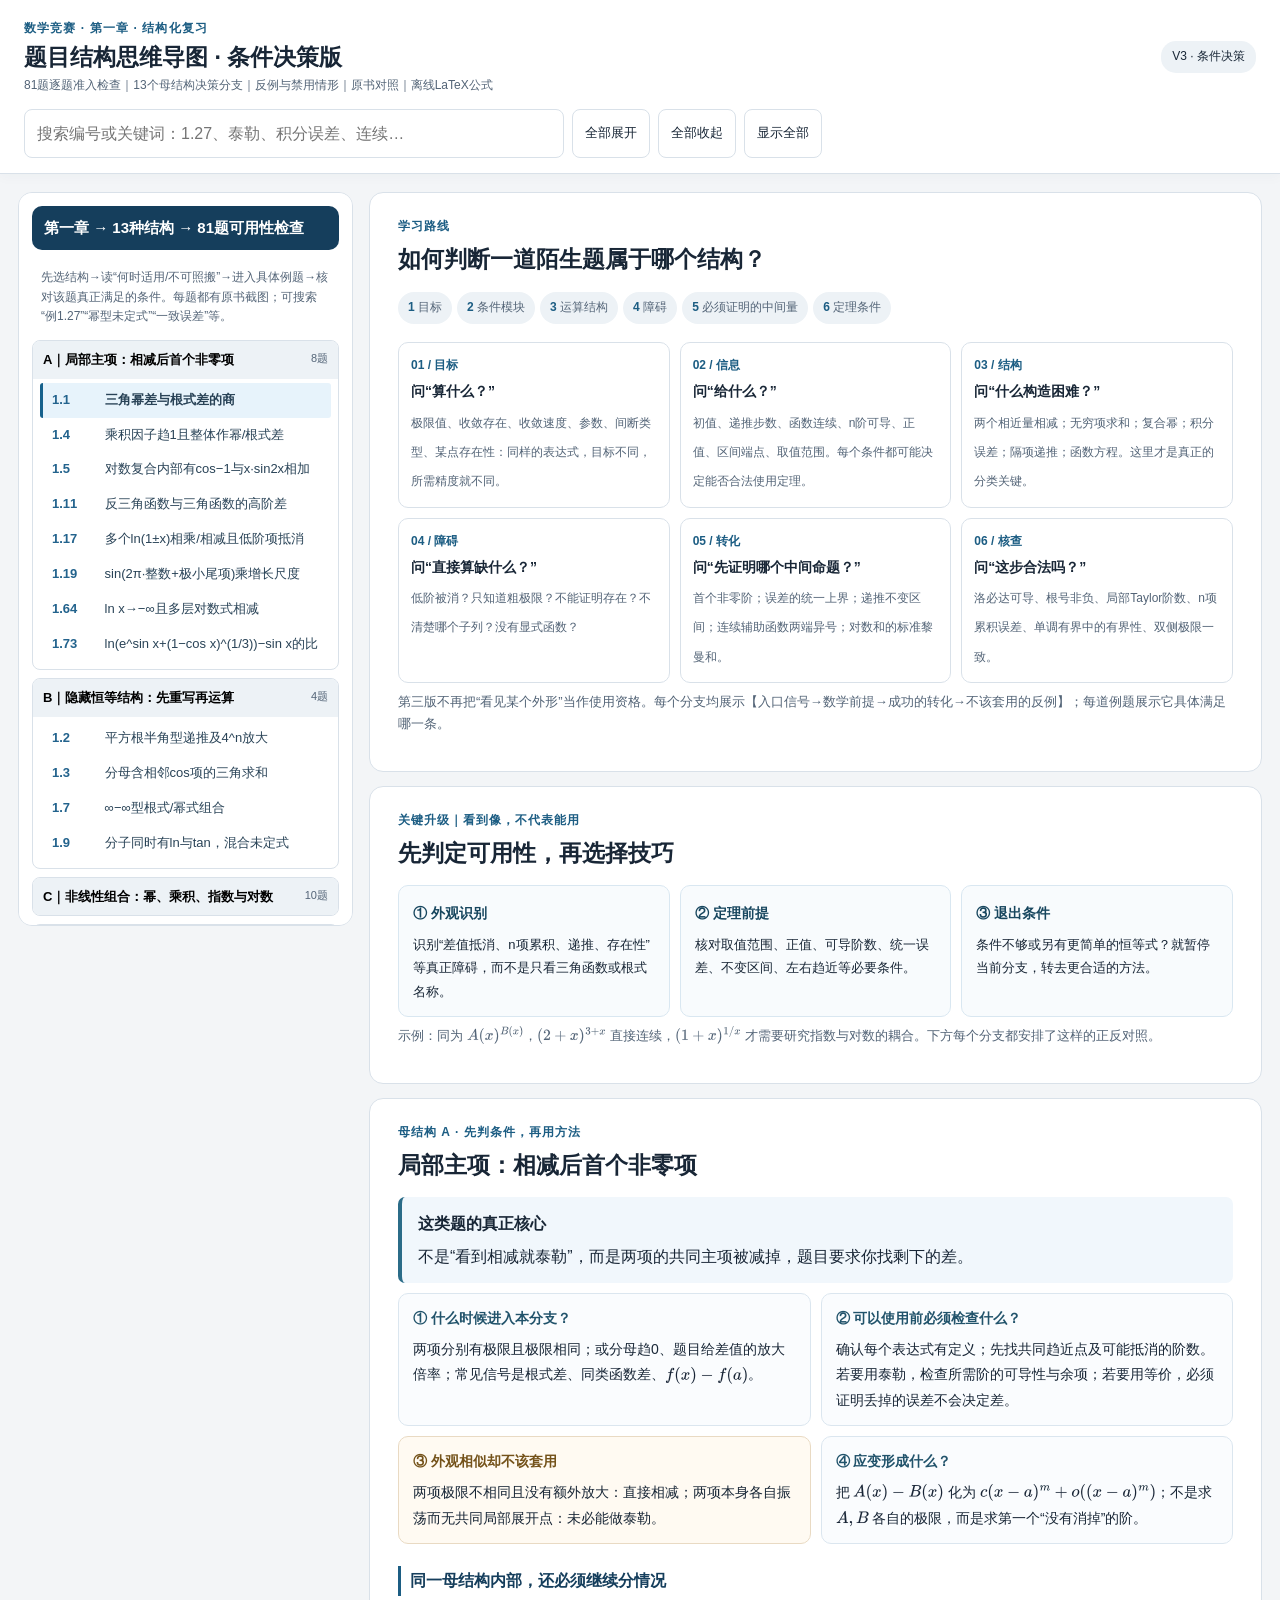
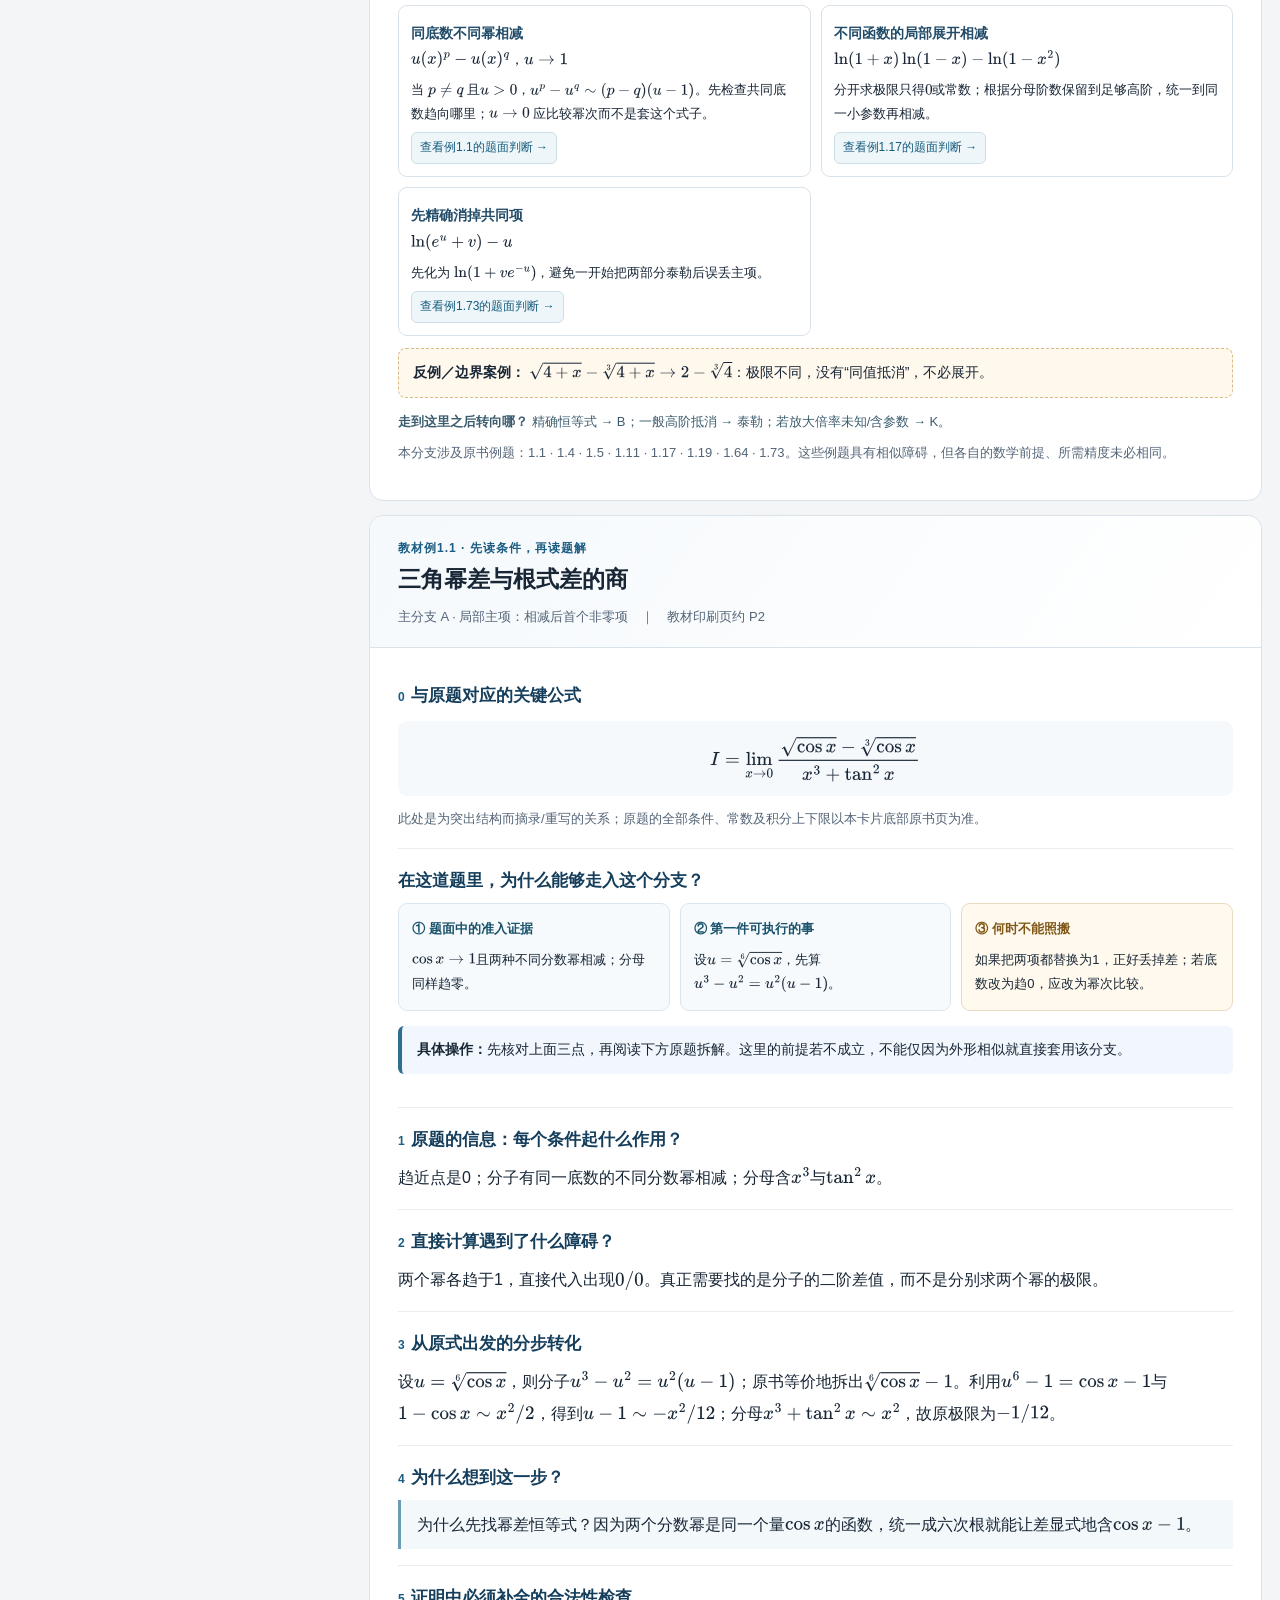
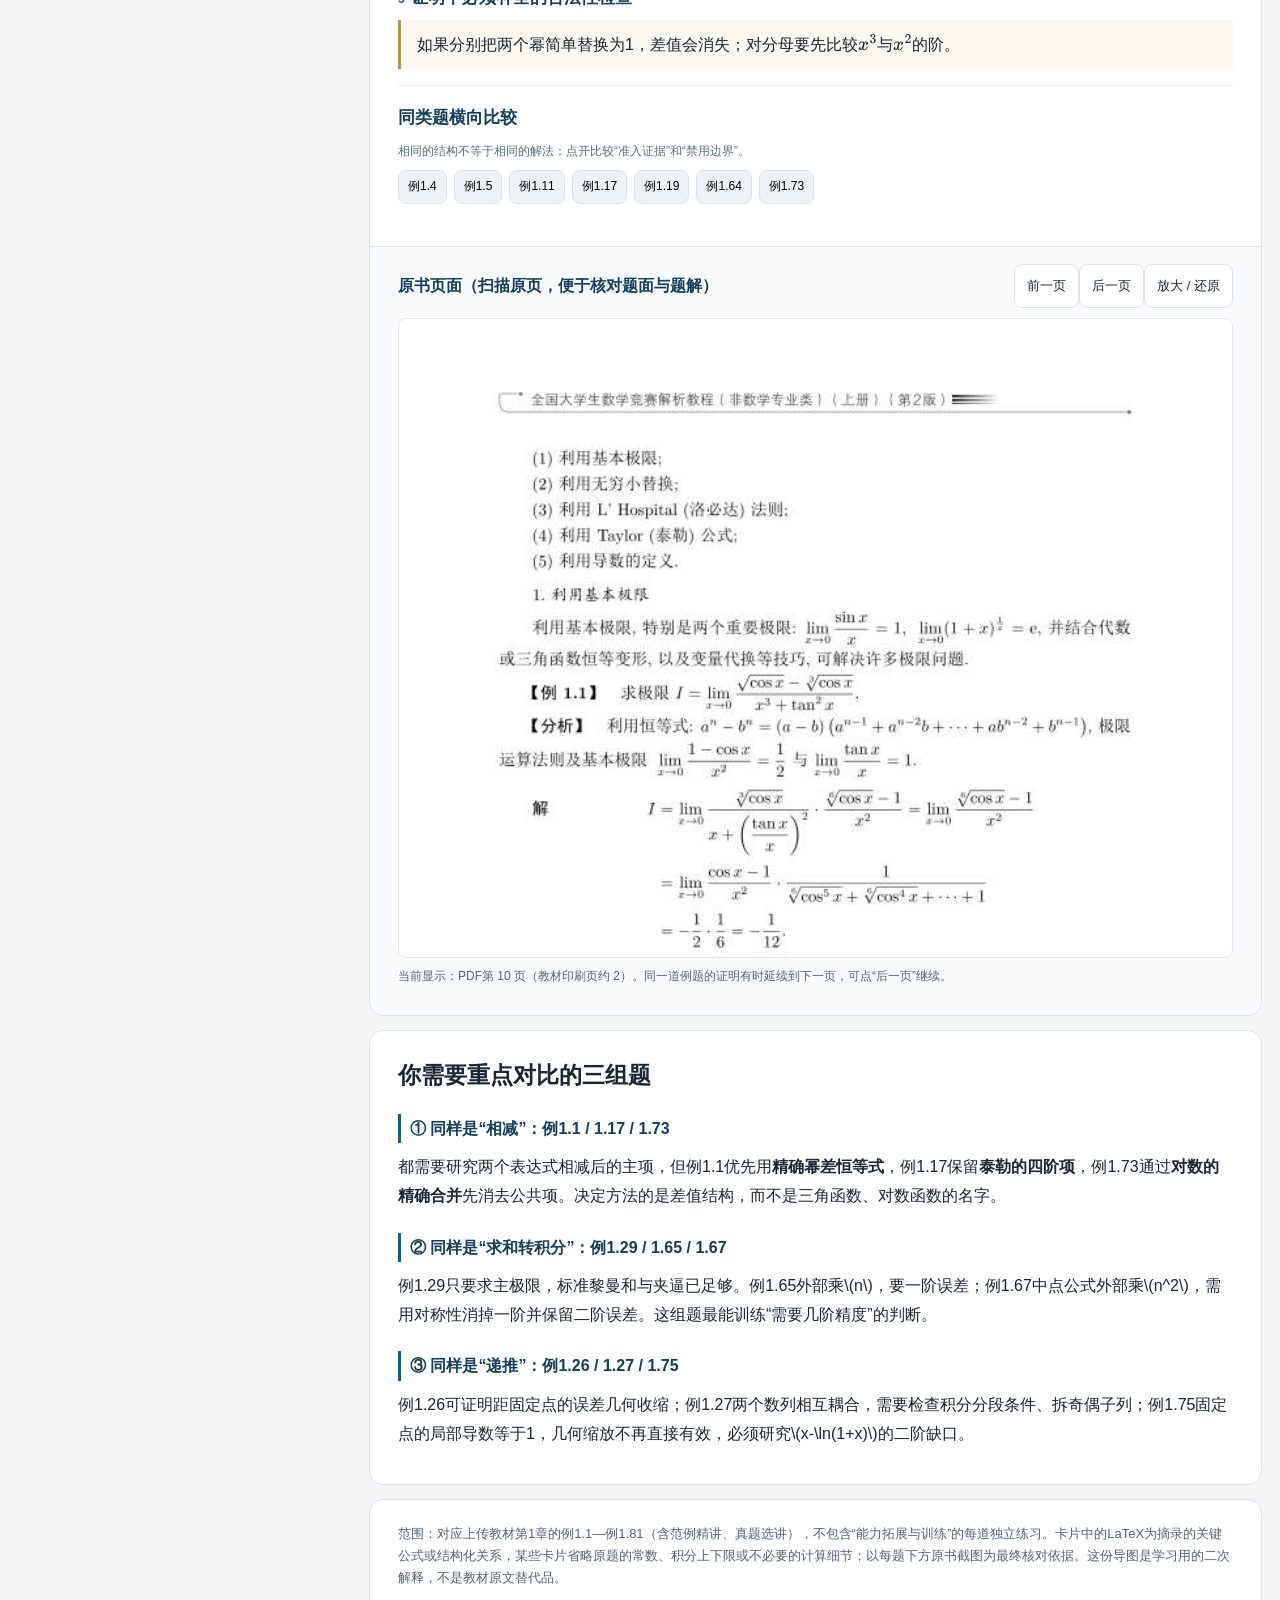
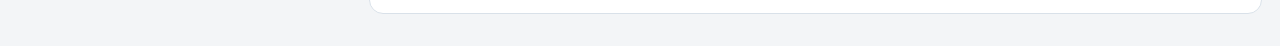
<file: chapters/01-极限/index.html>
<!DOCTYPE html><html lang="zh-CN"><head><meta charset="utf-8"><meta name="viewport" content="width=device-width,initial-scale=1,viewport-fit=cover"><title>数竞第一章｜母结构适用条件·第三版</title>
<link rel="stylesheet" href="../../css/chapter-01.css">
<script src="../../js/mathjax-config.js"></script>
<script src="../../js/vendor/mathjax/tex-svg.js"></script>
</head><body><header><div class="headrow"><div><div class="kicker">数学竞赛 · 第一章 · 结构化复习</div><h1>题目结构思维导图 · 条件决策版</h1><p>81题逐题准入检查｜13个母结构决策分支｜反例与禁用情形｜原书对照｜离线LaTeX公式</p></div><span class="version">V3 · 条件决策</span></div><div class="toolbar"><input id="search" placeholder="搜索编号或关键词：1.27、泰勒、积分误差、连续…"><button id="unfold">全部展开</button><button id="fold">全部收起</button><button id="reset">显示全部</button><button class="mobileJump" id="jump">查看例题目录 ↓</button></div></header>
<main><aside class="nav" id="nav"><div class="root">第一章 → 13种结构 → 81题可用性检查</div><div class="intro">先选结构→读“何时适用/不可照搬”→进入具体例题→核对该题真正满足的条件。每题都有原书截图；可搜索“例1.27”“幂型未定式”“一致误差”等。</div><div id="tree"></div></aside><div class="content" id="content">
<section class="panel" id="overview"><div class="eyebrow">学习路线</div><h2>如何判断一道陌生题属于哪个结构？</h2><div class="progress"><span class="step"><strong>1</strong> 目标</span><span class="step"><strong>2</strong> 条件模块</span><span class="step"><strong>3</strong> 运算结构</span><span class="step"><strong>4</strong> 障碍</span><span class="step"><strong>5</strong> 必须证明的中间量</span><span class="step"><strong>6</strong> 定理条件</span></div><div class="sections"><div class="tile"><div class="letter">01 / 目标</div><b>问“算什么？”</b><span>极限值、收敛存在、收敛速度、参数、间断类型、某点存在性：同样的表达式，目标不同，所需精度就不同。</span></div><div class="tile"><div class="letter">02 / 信息</div><b>问“给什么？”</b><span>初值、递推步数、函数连续、n阶可导、正值、区间端点、取值范围。每个条件都可能决定能否合法使用定理。</span></div><div class="tile"><div class="letter">03 / 结构</div><b>问“什么构造困难？”</b><span>两个相近量相减；无穷项求和；复合幂；积分误差；隔项递推；函数方程。这里才是真正的分类关键。</span></div><div class="tile"><div class="letter">04 / 障碍</div><b>问“直接算缺什么？”</b><span>低阶被消？只知道粗极限？不能证明存在？不清楚哪个子列？没有显式函数？</span></div><div class="tile"><div class="letter">05 / 转化</div><b>问“先证明哪个中间命题？”</b><span>首个非零阶；误差的统一上界；递推不变区间；连续辅助函数两端异号；对数和的标准黎曼和。</span></div><div class="tile"><div class="letter">06 / 核查</div><b>问“这步合法吗？”</b><span>洛必达可导、根号非负、局部Taylor阶数、n项累积误差、单调有界中的有界性、双侧极限一致。</span></div></div><p class="footnote">第三版不再把“看见某个外形”当作使用资格。每个分支均展示【入口信号→数学前提→成功的转化→不该套用的反例】；每道例题展示它具体满足哪一条。</p></section>
<section class="panel" id="decisionIntro"><div class="eyebrow">关键升级｜看到像，不代表能用</div><h2>先判定可用性，再选择技巧</h2><div class="judgegrid"><div class="judgebox"><b>① 外观识别</b><p>识别“差值抵消、n项累积、递推、存在性”等真正障碍，而不是只看三角函数或根式名称。</p></div><div class="judgebox"><b>② 定理前提</b><p>核对取值范围、正值、可导阶数、统一误差、不变区间、左右趋近等必要条件。</p></div><div class="judgebox"><b>③ 退出条件</b><p>条件不够或另有更简单的恒等式？就暂停当前分支，转去更合适的方法。</p></div></div><p class="footnote">示例：同为 <span class="tex-inline">\(A(x)^{B(x)}\)</span>，<span class="tex-inline">\((2+x)^{3+x}\)</span> 直接连续，<span class="tex-inline">\((1+x)^{1/x}\)</span> 才需要研究指数与对数的耦合。下方每个分支都安排了这样的正反对照。</p></section><section class="panel" id="family"></section>
<section class="panel detailcard" id="details"><div id="detailbody"></div><div class="source"><div class="sourcebar"><h3>原书页面（扫描原页，便于核对题面与题解）</h3><div><button class="smallbtn" id="sourceprev">前一页</button><button class="smallbtn" id="sourcenext">后一页</button><button class="smallbtn" id="zoom">放大 / 还原</button></div></div><div class="photoarea" id="photoarea"><img id="sourceimg" alt="教材原页"></div><div class="sourcefoot" id="sourcefoot"></div></div></section>
<section class="panel"><h2>你需要重点对比的三组题</h2><h3>① 同样是“相减”：例1.1 / 1.17 / 1.73</h3><p>都需要研究两个表达式相减后的主项，但例1.1优先用<strong>精确幂差恒等式</strong>，例1.17保留<strong>泰勒的四阶项</strong>，例1.73通过<strong>对数的精确合并</strong>先消去公共项。决定方法的是差值结构，而不是三角函数、对数函数的名字。</p><h3>② 同样是“求和转积分”：例1.29 / 1.65 / 1.67</h3><p>例1.29只要求主极限，标准黎曼和与夹逼已足够。例1.65外部乘\(n\)，要一阶误差；例1.67中点公式外部乘\(n^2\)，需用对称性消掉一阶并保留二阶误差。这组题最能训练“需要几阶精度”的判断。</p><h3>③ 同样是“递推”：例1.26 / 1.27 / 1.75</h3><p>例1.26可证明距固定点的误差几何收缩；例1.27两个数列相互耦合，需要检查积分分段条件、拆奇偶子列；例1.75固定点的局部导数等于1，几何缩放不再直接有效，必须研究\(x-\ln(1+x)\)的二阶缺口。</p></section>
<section class="panel footnote">范围：对应上传教材第1章的例1.1—例1.81（含范例精讲、真题选讲），不包含“能力拓展与训练”的每道独立练习。卡片中的LaTeX为摘录的关键公式或结构化关系，某些卡片省略原题的常数、积分上下限或不必要的计算细节；以每题下方原书截图为最终核对依据。这份导图是学习用的二次解释，不是教材原文替代品。</section>
</div></main>
<script src="../../js/chapter-01-data.js"></script>
<script src="../../js/chapter-01.js"></script></body></html>
</file>
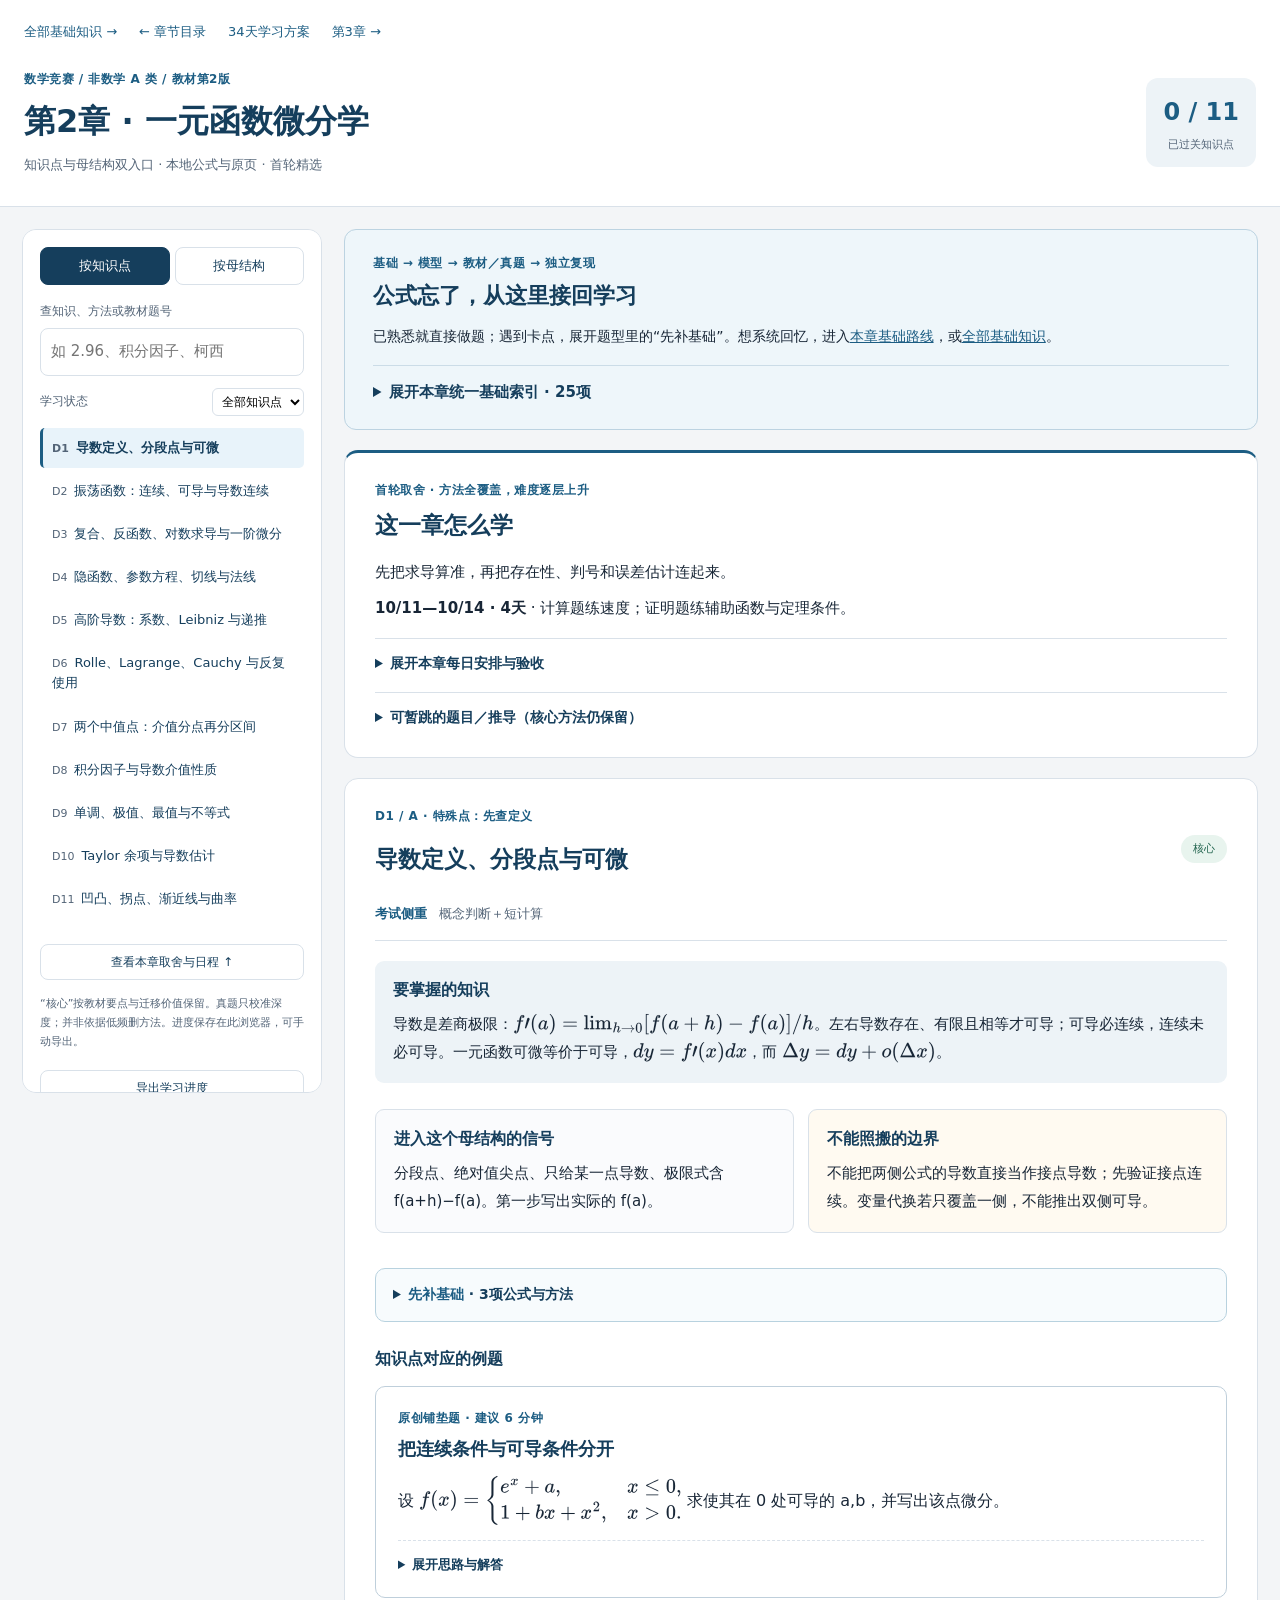
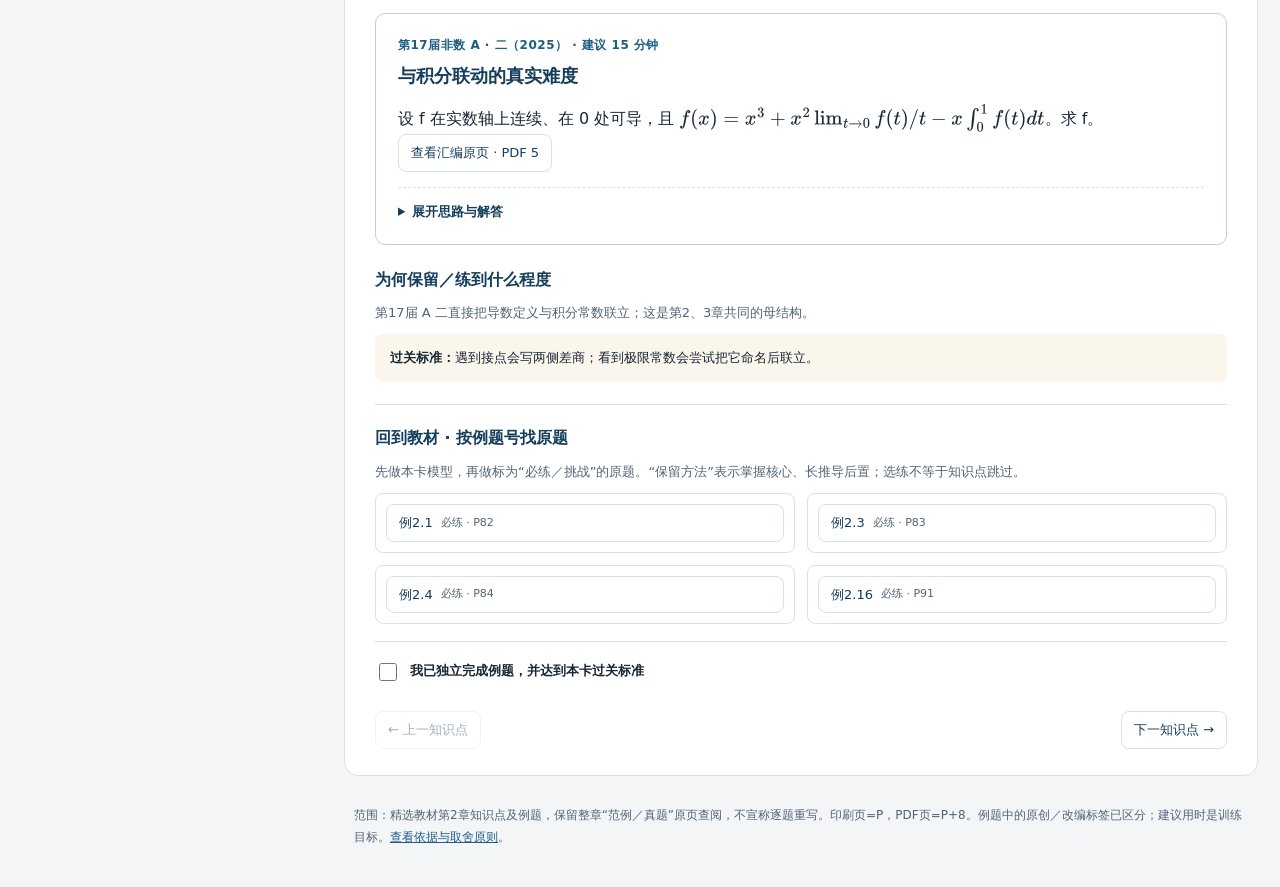
<file: chapters/02-一元函数微分学/index.html>
<!DOCTYPE html><html lang="zh-CN"><head><meta charset="UTF-8"><meta name="viewport" content="width=device-width, initial-scale=1"><title>第2章 一元函数微分学 · 非数A初赛</title><link rel="stylesheet" href="../../css/prelim.css"><script>window.MathJax={tex:{inlineMath:[['\\(','\\)']],displayMath:[['\\[','\\]']],processEscapes:true},svg:{fontCache:'local'}};</script><script defer src="../../js/vendor/mathjax/tex-svg.js"></script><!-- foundation-head:start --><link rel="stylesheet" href="../../css/foundations.css"><!-- foundation-head:end --></head><body><header class="site-head"><nav><!-- foundation-nav:start --><a href="../../foundations/index.html">全部基础知识 →</a><!-- foundation-nav:end --><a href="../../index.html">← 章节目录</a><a href="../../plan/index.html">34天学习方案</a><a href="../03-一元函数积分学/index.html">第3章 →</a></nav><div class="heading"><div><p class="kicker">数学竞赛 / 非数学 A 类 / 教材第2版</p><h1>第2章 · 一元函数微分学</h1><p class="muted">知识点与母结构双入口 · 本地公式与原页 · 首轮精选</p></div><div class="progress-box"><strong id="progress">0 / 11</strong><span>已过关知识点</span></div></div></header>
    <main class="study-layout"><aside class="sidebar"><div class="modes" role="group" aria-label="分类方式"><button id="by-knowledge" class="active" aria-pressed="true">按知识点</button><button id="by-mother" aria-pressed="false">按母结构</button></div><label class="search-label" for="search">查知识、方法或教材题号</label><input id="search" type="search" placeholder="如 2.96、积分因子、柯西"><label class="filter-label">学习状态 <select id="filter"><option value="all">全部知识点</option><option value="todo">待过关</option><option value="done">已过关</option></select></label><div id="nav-list"></div><p id="no-result" class="muted" hidden>没有匹配。可搜“柯西”“3.104”等；暂跳题号见下方。</p><div id="skip-hits"></div><button id="overview-button" class="quiet">查看本章取舍与日程 ↑</button><p class="aside-note">“核心”按教材要点与迁移价值保留。真题只校准深度；并非依据低频删方法。进度保存在此浏览器，可手动导出。</p><button id="export-progress" class="quiet">导出学习进度</button></aside><div class="main-content"><!-- foundation-overview:start --><section class="basic-entry"><div class="eyebrow">基础 → 模型 → 教材／真题 → 独立复现</div><h2>公式忘了，从这里接回学习</h2><p>已熟悉就直接做题；遇到卡点，展开题型里的“先补基础”。想系统回忆，进入<a href="../../foundations/index.html?chapter=2">本章基础路线</a>，或<a href="../../foundations/index.html">全部基础知识</a>。</p><details class="chapter-basic-index"><summary>展开本章统一基础索引 · 25项</summary><div class="basic-index-group"><b>00 · 先修工具</b><div><a href="../../foundations/index.html#p01">函数、定义域与复合层次</a> · <a href="../../foundations/index.html#p02">指数、对数与三角恒等式</a> · <a href="../../foundations/index.html#p03">极限、连续与介值：本章够用的回忆</a></div></div><div class="basic-index-group"><b>10 · 微分概念</b><div><a href="../../foundations/index.html#b01">导数定义、左右导数与可导连续关系</a> · <a href="../../foundations/index.html#b02">微分、增量与近似</a></div></div><div class="basic-index-group"><b>11 · 求导规则</b><div><a href="../../foundations/index.html#b03">基本导数表：先认出外层</a> · <a href="../../foundations/index.html#b04">和、差、乘积、商的求导法则</a> · <a href="../../foundations/index.html#b05">复合函数求导：外层导数×内层导数</a> · <a href="../../foundations/index.html#b06">反函数求导与分支</a> · <a href="../../foundations/index.html#b07">对数求导与变底变指数</a></div></div><div class="basic-index-group"><b>12 · 隐式与高阶求导</b><div><a href="../../foundations/index.html#b08">隐函数求导：y也依赖x</a> · <a href="../../foundations/index.html#b09">参数方程求导与相关变化率</a> · <a href="../../foundations/index.html#b10">高阶导数与Leibniz公式</a></div></div><div class="basic-index-group"><b>13 · 定理与局部估计</b><div><a href="../../foundations/index.html#b11">Fermat、Rolle与Lagrange</a> · <a href="../../foundations/index.html#b12">Cauchy中值定理与反复Rolle</a> · <a href="../../foundations/index.html#b13">Taylor公式、常用展开与余项</a></div></div><div class="basic-index-group"><b>14 · 导数的应用</b><div><a href="../../foundations/index.html#b15">单调性、极值与闭区间最值</a> · <a href="../../foundations/index.html#b16">凹凸、拐点与渐近线</a> · <a href="../../foundations/index.html#b17">切线、法线、弧微分与曲率</a></div></div><div class="basic-index-group"><b>15 · 竞赛衔接</b><div><a href="../../foundations/index.html#b18">积分因子与微分不等式的连接</a></div></div><div class="basic-index-group"><b>20 · 积分概念</b><div><a href="../../foundations/index.html#j01">原函数与不定积分：为什么有+C</a> · <a href="../../foundations/index.html#j02">基本积分表：把导数表倒过来</a></div></div><div class="basic-index-group"><b>21 · 积分计算</b><div><a href="../../foundations/index.html#j05">有理函数、部分分式与万能代换</a></div></div><div class="basic-index-group"><b>22 · 定积分与微积分基本定理</b><div><a href="../../foundations/index.html#j07">定积分定义与基本性质</a> · <a href="../../foundations/index.html#j08">牛顿—莱布尼茨与变限求导</a></div></div></details></section><!-- foundation-overview:end --><section class="overview"><div class="eyebrow">首轮取舍 · 方法全覆盖，难度逐层上升</div><h2>这一章怎么学</h2><p>先把求导算准，再把存在性、判号和误差估计连起来。</p><p><b>10/11—10/14 · 4天</b> · 计算题练速度；证明题练辅助函数与定理条件。</p><details><summary>展开本章每日安排与验收</summary><div class="table-scroll"><table><thead><tr><th>日期</th><th>知识点</th><th>具体任务</th></tr></thead><tbody><tr><td>10/11</td><td>d1—d5</td><td>定义与接点→复合／隐式求导→高阶导数；做例2.1、2.3、2.4、2.9、2.16、2.69、2.70、2.71、2.73、2.74及 A15 一(3)。</td></tr><tr><td>10/12</td><td>d6—d8</td><td>各写一个 Rolle／Lagrange／Cauchy 模型；做例2.53、2.56、2.58、2.59、2.78、2.86；多介值或积分因子卡住先看铺垫。</td></tr><tr><td>10/13</td><td>d9—d11</td><td>例2.35、2.36、2.37、2.42、2.44、2.45；重点完整做 A16 三／例2.95 与 A16 五／例2.96。</td></tr><tr><td>10/14</td><td>回测与补洞</td><td>上午限时混合：A15 一(3)、例2.74、例2.78、A16 三、A16 五，90分钟；下午补弱项，晚上隔日重做错题。</td></tr></tbody></table></div><p class="goal">5题按6、6、14、14、14分计，共54分：至少43分；两道计算不能靠提示，至少一道证明题独立完成，定理条件无重大遗漏。例2.78的14分按训练权重计；其余对应真题原配分。未过只补对应卡片，最多延后1天。</p></details><details id="skip"><summary>可暂跳的题目／推导（核心方法仍保留）</summary><ul><li><b>例2.13</b>：跳过矩阵对角化与斐波那契通项的整段推导；保留 Leibniz 与导数递推。</li><li><b>例2.46、2.47</b>：延后极坐标心形线和曲率圆的长计算；保留弧微分、曲率与半径。</li><li><b>例2.85、2.88—2.90、2.94、2.97、2.98</b>：这批决赛题的完整综合证明首轮暂跳；用 d6—d10 保留反复 Rolle、Taylor、积分因子、单调构造等核心方法。</li></ul><p>未逐项指定的能力拓展题先按知识点补缺，不要求整章刷完。若短模型仍不会，先补模型，不追特殊技巧。</p></details></section><div id="cards"><article class="topic" id="d1" data-search="导数定义、分段点与可微 A · 特殊点：先查定义 概念判断＋短计算 导数是差商极限：\(f\prime(a)=\lim_{h\to0}[f(a+h)-f(a)]/h\)。左右导数存在、有限且相等才可导；可导必连续，连续未必可导。一元函数可微等价于可导，\(dy=f\prime(x)dx\)，而 \(\Delta y=dy+o(\Delta x)\)。 分段点、绝对值尖点、只给某一点导数、极限式含 f(a+h)−f(a)。第一步写出实际的 f(a)。 第17届 A 二直接把导数定义与积分常数联立；这是第2、3章共同的母结构。 例2.1  例2.3  例2.4  例2.16 " >
    <div class="eyebrow">D1 / A · 特殊点：先查定义</div><div class="card-title"><h2>导数定义、分段点与可微</h2><span class="badge">核心</span></div><p class="focus"><strong>考试侧重</strong> 概念判断＋短计算</p>
    <section class="note"><h3>要掌握的知识</h3><p>导数是差商极限：\(f\prime(a)=\lim_{h\to0}[f(a+h)-f(a)]/h\)。左右导数存在、有限且相等才可导；可导必连续，连续未必可导。一元函数可微等价于可导，\(dy=f\prime(x)dx\)，而 \(\Delta y=dy+o(\Delta x)\)。</p></section><div class="gates"><section class="note"><h3>进入这个母结构的信号</h3><p>分段点、绝对值尖点、只给某一点导数、极限式含 f(a+h)−f(a)。第一步写出实际的 f(a)。</p></section><section class="note"><h3>不能照搬的边界</h3><p>不能把两侧公式的导数直接当作接点导数；先验证接点连续。变量代换若只覆盖一侧，不能推出双侧可导。</p></section></div>
    <!-- foundation-d1:start --><details class="basics-before"><summary><span>先补基础</span> · 3项公式与方法</summary><div class="basics-content"><p class="muted">只展开忘掉的部分；短例子独立做一遍，再回到下方考试例题。</p><details class="inline-basic"><summary>导数定义、左右导数与可导连续关系</summary><div class="inline-basic-body"><p class="basic-idea">导数是局部变化率，也是曲线切线斜率。常规点用公式，接点／尖点优先回到差商。</p><div class="basic-rule"><h4>公式与使用条件</h4><div>\(f\prime(a)=\lim_{h\to0}\frac{f(a+h)-f(a)}h\)。左右差商极限均存在、有限且相等 ⇔ 双侧可导。可导 ⇒ 连续，反过来不成立。</div><p class="basic-condition">f(a)须有定义；在区间端点通常研究单侧导数。求导公式是定义的后续工具，不能替代接点检查。</p></div><div class="basic-decision"><h4>这个条件怎样影响解题</h4><p><b>能推出／能用：</b>给出一元可导，可立即推出连续与可微；接点用差商判定。</p><p><b>不能反推：</b>连续不能反推可导；可导也不能反推导数连续。</p><p><b>不足时补查：</b>分段点先查连续，再查左右差商；使用定理时补查端点。</p></div><div class="concept-relations"><b>只针对一元实函数：</b><p>\(C^1\ \Longrightarrow\ 可导\ \Longleftrightarrow\ 可微\ \Longrightarrow\ 连续\)。C¹表示可导且导数连续。</p><p>例：|x|在0连续却不可导，所以连续只能让你过“接点第一关”，不能直接通过“可导关”。f(x)=x²sin(1/x)、f(0)=0则说明：可导还不能保证导数连续。</p><p>多元函数中，应另查偏导、方向导数与全微分的关系，不能把这条一元等价链直接搬过去。</p></div><section class="basic-example"><h4>用一个简单例子接上公式</h4><p>判断 f(x)=|x| 在 0 是否可导。</p><details class="basic-answer"><summary>看分步解答</summary><ol><li>右差商为1，左差商为−1，二者不等。</li><li>函数在0连续，但不满足双侧可导条件。</li></ol><p class="answer">连续但不可导。</p></details></section><p class="basic-pitfall"><b>容易错：</b>两侧表达式分别可导，不代表接点可导；f可导也不推出f′连续。</p><a class="basic-full-link" href="../../foundations/index.html#b01">查看结构、先修与关联题型 →</a></div></details><details class="inline-basic"><summary>微分、增量与近似</summary><div class="inline-basic-body"><p class="basic-idea">微分只取函数增量的线性主项。它适合近似，不是增量本身。</p><div class="basic-rule"><h4>公式与使用条件</h4><div>\(\Delta y=f(x+\Delta x)-f(x)\)，\(dy=f\prime(x)dx\)，\(\Delta y=dy+o(\Delta x)\)；通常取 dx=Δx。</div><p class="basic-condition">一元函数可微等价于可导。一阶形式dy=f′(u)du在u是中间变量时仍成立；高阶微分不能无条件照搬这种形式。</p></div><div class="basic-decision"><h4>这个条件怎样影响解题</h4><p><b>能推出／能用：</b>一元可微意味着能用导数给局部线性近似。</p><p><b>不能反推：</b>可微不意味着增量与微分完全相等，也不意味着二阶可微。</p><p><b>不足时补查：</b>要控制近似误差大小，还需相应余项或导数上界。</p></div><section class="basic-example"><h4>用一个简单例子接上公式</h4><p>用微分近似 \(\sqrt{4.04}\)。</p><details class="basic-answer"><summary>看分步解答</summary><ol><li>f(x)=√x，取x=4、dx=0.04。</li><li>f′(4)=1/4，故dy=0.01。</li></ol><p class="answer">\(\sqrt{4.04}\approx2.01\)。</p></details></section><p class="basic-pitfall"><b>容易错：</b>近似写≈；Δy=dy一般不是恒等式。</p><a class="basic-full-link" href="../../foundations/index.html#b02">查看结构、先修与关联题型 →</a></div></details><details class="inline-basic"><summary>极限、连续与介值：本章够用的回忆</summary><div class="inline-basic-body"><p class="basic-idea">连续表示函数值与该点极限相同；介值定理把“两端异号”变成“中间有零点”。</p><div class="basic-rule"><h4>公式与使用条件</h4><div>连续：\(\lim_{x\to a}f(x)=f(a)\)。若 f∈C[a,b] 且 f(a)f(b)<0，则某 c∈(a,b) 有 f(c)=0。\(\sin x\sim x,\ln(1+x)\sim x,e^x-1\sim x\)（x→0）。</div><p class="basic-condition">双侧连续要左右极限相同；闭区间介值法先查连续。等价替换适合乘除，发生相减抵消时要保留更高阶。</p></div><div class="basic-decision"><h4>这个条件怎样影响解题</h4><p><b>能推出／能用：</b>闭区间连续且两端异号，可保证内点零点；配合严格单调可证唯一。</p><p><b>不能反推：</b>连续不保证可导；介值不保证唯一。</p><p><b>不足时补查：</b>要用中值定理，另查开区间可导；要判唯一，另查单调。</p></div><section class="basic-example"><h4>用一个简单例子接上公式</h4><p>证明 \(x^3+x-1=0\) 在 (0,1) 有根。</p><details class="basic-answer"><summary>看分步解答</summary><ol><li>左端值−1，右端值1，多项式连续，介值定理给存在性。</li><li>导数3x²+1>0，再给唯一性。</li></ol><p class="answer">恰有一个根。</p></details></section><p class="basic-pitfall"><b>容易错：</b>介值给存在，严格单调才进一步保证唯一；本卡只保温，不改第一章内容。</p><a class="basic-full-link" href="../../foundations/index.html#p03">查看结构、先修与关联题型 →</a></div></details><p class="basic-bridge"><b>怎样接入当前题型：</b>接点先写左右差商；极限里出现f(a+h)−f(a)时，再看能否识别成导数。</p><a href="../../foundations/index.html?chapter=2">本章所有基础 →</a> · <a href="../../foundations/index.html">全部基础目录 →</a></div></details><!-- foundation-d1:end --><h3 class="section-label">知识点对应的例题</h3><section class="example"><div class="eyebrow">原创铺垫题 · 建议 6 分钟</div><h3>把连续条件与可导条件分开</h3><div class="question">设 \(f(x)=\begin{cases}e^x+a,&x\le0,\\1+bx+x^2,&x>0.\end{cases}\) 求使其在 0 处可导的 a,b，并写出该点微分。</div><details class="solution"><summary>展开思路与解答</summary><ol><li>连续要求 \(1+a=1\)，故 a=0。</li><li>左右差商极限分别为 1 与 b，故 b=1。</li><li>\(f\prime(0)=1\)，所以 \(dy=dx\)。</li></ol><p class="answer">a=0，b=1，dy=dx。</p></details></section><section class="example"><div class="eyebrow">第17届非数 A · 二（2025） · 建议 15 分钟</div><h3>与积分联动的真实难度</h3><div class="question">设 f 在实数轴上连续、在 0 处可导，且 \(f(x)=x^3+x^2\lim_{t\to0}f(t)/t-x\int_0^1f(t)dt\)。求 f。</div><button class="source-link" data-source="exam" data-page="5">查看汇编原页 · PDF 5</button><details class="solution"><summary>展开思路与解答</summary><ol><li>代 x=0 得 f(0)=0。记 \(A=f\prime(0),B=\int_0^1f\)，则 \(f(x)=x^3+Ax^2-Bx\)。</li><li>再算 0 处差商得 A=−B；积分得 \(B=1/4+A/3-B/2\)。</li><li>解得 \(A=-3/22,B=3/22\)。</li></ol><p class="answer">\(f(x)=x^3-\frac3{22}x^2-\frac3{22}x\)。</p></details></section>
    <section class="evidence"><h3>为何保留／练到什么程度</h3><p>第17届 A 二直接把导数定义与积分常数联立；这是第2、3章共同的母结构。</p><p class="goal"><strong>过关标准：</strong>遇到接点会写两侧差商；看到极限常数会尝试把它命名后联立。</p></section>
    <section class="textbook"><h3>回到教材 · 按例题号找原题</h3><p class="muted">先做本卡模型，再做标为“必练／挑战”的原题。“保留方法”表示掌握核心、长推导后置；选练不等于知识点跳过。</p><div class="references"><div><button class="source-link" data-source="book" data-page="90">例2.1 <span>必练 · P82</span></button></div><div><button class="source-link" data-source="book" data-page="91">例2.3 <span>必练 · P83</span></button></div><div><button class="source-link" data-source="book" data-page="92">例2.4 <span>必练 · P84</span></button></div><div><button class="source-link" data-source="book" data-page="99">例2.16 <span>必练 · P91</span></button></div></div></section>
    <label class="mastery"><input type="checkbox" data-done="d1"> 我已独立完成例题，并达到本卡过关标准</label><div class="card-navigation"><button data-step="-1">← 上一知识点</button><button data-step="1">下一知识点 →</button></div></article><article class="topic" id="d2" data-search="振荡函数：连续、可导与导数连续 A · 特殊点：先查定义 概念边界＋估阶 对 \(x^\alpha\sin(x^\beta)\)（x&gt;0，β&lt;0），用“振幅→差商→求导后振幅”分层检查；右侧接 0 时，连续需 α&gt;0，可导需 α&gt;1，导数连续需 \(\alpha+\beta-1&gt;0\)。完整多参数分情况不必反复刷，但这三层逻辑必须懂。 振荡项有极限障碍，先用 |sin|≤1 估振幅，随后检查差商多除一个 x 的影响。 教材例2.6给出典型反例；覆盖可导与连续关系的概念边界，不以真题出现次数决定删留。 例2.6 做三层判断；五问的完整参数分类选练" hidden>
    <div class="eyebrow">D2 / A · 特殊点：先查定义</div><div class="card-title"><h2>振荡函数：连续、可导与导数连续</h2><span class="badge">核心</span></div><p class="focus"><strong>考试侧重</strong> 概念边界＋估阶</p>
    <section class="note"><h3>要掌握的知识</h3><p>对 \(x^\alpha\sin(x^\beta)\)（x>0，β<0），用“振幅→差商→求导后振幅”分层检查；右侧接 0 时，连续需 α>0，可导需 α>1，导数连续需 \(\alpha+\beta-1>0\)。完整多参数分情况不必反复刷，但这三层逻辑必须懂。</p></section><div class="gates"><section class="note"><h3>进入这个母结构的信号</h3><p>振荡项有极限障碍，先用 |sin|≤1 估振幅，随后检查差商多除一个 x 的影响。</p></section><section class="note"><h3>不能照搬的边界</h3><p>f 可导并不代表 f′连续；“有界振荡”不等于有极限。临界指数须用子列检查。</p></section></div>
    <!-- foundation-d2:start --><details class="basics-before"><summary><span>先补基础</span> · 3项公式与方法</summary><div class="basics-content"><p class="muted">只展开忘掉的部分；短例子独立做一遍，再回到下方考试例题。</p><details class="inline-basic"><summary>导数定义、左右导数与可导连续关系</summary><div class="inline-basic-body"><p class="basic-idea">导数是局部变化率，也是曲线切线斜率。常规点用公式，接点／尖点优先回到差商。</p><div class="basic-rule"><h4>公式与使用条件</h4><div>\(f\prime(a)=\lim_{h\to0}\frac{f(a+h)-f(a)}h\)。左右差商极限均存在、有限且相等 ⇔ 双侧可导。可导 ⇒ 连续，反过来不成立。</div><p class="basic-condition">f(a)须有定义；在区间端点通常研究单侧导数。求导公式是定义的后续工具，不能替代接点检查。</p></div><div class="basic-decision"><h4>这个条件怎样影响解题</h4><p><b>能推出／能用：</b>给出一元可导，可立即推出连续与可微；接点用差商判定。</p><p><b>不能反推：</b>连续不能反推可导；可导也不能反推导数连续。</p><p><b>不足时补查：</b>分段点先查连续，再查左右差商；使用定理时补查端点。</p></div><div class="concept-relations"><b>只针对一元实函数：</b><p>\(C^1\ \Longrightarrow\ 可导\ \Longleftrightarrow\ 可微\ \Longrightarrow\ 连续\)。C¹表示可导且导数连续。</p><p>例：|x|在0连续却不可导，所以连续只能让你过“接点第一关”，不能直接通过“可导关”。f(x)=x²sin(1/x)、f(0)=0则说明：可导还不能保证导数连续。</p><p>多元函数中，应另查偏导、方向导数与全微分的关系，不能把这条一元等价链直接搬过去。</p></div><section class="basic-example"><h4>用一个简单例子接上公式</h4><p>判断 f(x)=|x| 在 0 是否可导。</p><details class="basic-answer"><summary>看分步解答</summary><ol><li>右差商为1，左差商为−1，二者不等。</li><li>函数在0连续，但不满足双侧可导条件。</li></ol><p class="answer">连续但不可导。</p></details></section><p class="basic-pitfall"><b>容易错：</b>两侧表达式分别可导，不代表接点可导；f可导也不推出f′连续。</p><a class="basic-full-link" href="../../foundations/index.html#b01">查看结构、先修与关联题型 →</a></div></details><details class="inline-basic"><summary>复合函数求导：外层导数×内层导数</summary><div class="inline-basic-body"><p class="basic-idea">链式法则把每一层的变化率连接起来。先拆层，再按依赖顺序相乘。</p><div class="basic-rule"><h4>公式与使用条件</h4><div>若 \(u=g(x),y=f(u)\)，则 \(y\prime=f\prime(g(x))g\prime(x)\)。三层：\([f(g(h(x)))]\prime=f\prime(g(h(x)))g\prime(h(x))h\prime(x)\)。</div><p class="basic-condition">g在x可导、f在g(x)可导。f′(g(x))是外层对其输入求导后的代入值。</p></div><div class="basic-decision"><h4>这个条件怎样影响解题</h4><p><b>能推出／能用：</b>内层在x可导、外层在其值处可导，就能逐层链式求导。</p><p><b>不能反推：</b>复合函数可导不保证每一层都可导，充分条件不可反推。</p><p><b>不足时补查：</b>若内层不可导或外层落在端点，先回定义，不能硬套链式。</p></div><section class="basic-example"><h4>用一个简单例子接上公式</h4><p>求 \(y=\sin(3x^2)\) 的导数；再求 \(\ln(1+x^2)\) 的导数。</p><details class="basic-answer"><summary>看分步解答</summary><ol><li>第一题外层sin导成cos，内层3x²导成6x。</li><li>第二题外层ln u导成1/u，内层1+x²导成2x。</li></ol><p class="answer">\(y\prime=6x\cos(3x^2)\)；\([\ln(1+x^2)]\prime=2x/(1+x^2)\)。</p></details></section><p class="basic-pitfall"><b>容易错：</b>只写cos(3x²)漏了内层6x；外层求导时别把里面也替换成其导数。</p><a class="basic-full-link" href="../../foundations/index.html#b05">查看结构、先修与关联题型 →</a></div></details><details class="inline-basic"><summary>Taylor公式、常用展开与余项</summary><div class="inline-basic-body"><p class="basic-idea">Taylor在一个点附近用多项式描述函数。计算取首个不消失的项；误差证明要保留受控余项。</p><div class="basic-rule"><h4>公式与使用条件</h4><div>\(f(x)=\sum_{k=0}^n f^{(k)}(a)(x-a)^k/k!+o((x-a)^n)\)（满足相应Peano条件）。若f有n+1阶导数，Lagrange余项为\(f^{(n+1)}(\xi)(x-a)^{n+1}/(n+1)!\)。<br>\(e^x=1+x+x^2/2+o(x^2)\)，\(\ln(1+x)=x-x^2/2+x^3/3+o(x^3)\)，\(\sin x=x-x^3/6+o(x^3)\)，\(\cos x=1-x^2/2+o(x^2)\)。</div><p class="basic-condition">本页用f在展开点邻域属于Cⁿ作为Peano式的常用充分条件；Lagrange式需有n+1阶导数。展开点与阶数由目标精度决定。o(xⁿ)仅为局部描述，不能替代区间误差界。</p></div><div class="basic-decision"><h4>这个条件怎样影响解题</h4><p><b>能推出／能用：</b>给出n阶光滑性，可到n阶取局部主项；更高阶条件可控制余项。</p><p><b>不能反推：</b>存在低阶导数不能反推高阶Taylor精度；o项不是全局上界。</p><p><b>不足时补查：</b>先看低阶是否抵消、目标需几阶，再查导数阶数与余项条件。</p></div><section class="basic-example"><h4>用一个简单例子接上公式</h4><p>求 \(\lim_{x\to0}[e^x-1-x]/x^2\)。</p><details class="basic-answer"><summary>看分步解答</summary><ol><li>分子低阶1、x消掉，剩x²/2+o(x²)。</li><li>除x²后余项趋零。</li></ol><p class="answer">\(1/2\)。</p></details></section><p class="basic-pitfall"><b>容易错：</b>分母x⁴而低阶会抵消时，仅展开到x²不够；局部展开不代表任意x的恒等式。</p><a class="basic-full-link" href="../../foundations/index.html#b13">查看结构、先修与关联题型 →</a></div></details><p class="basic-bridge"><b>怎样接入当前题型：</b>先用振幅判断连续，再对差商多除一个x；求出非零点导数以后重新检查其极限。</p><a href="../../foundations/index.html?chapter=2">本章所有基础 →</a> · <a href="../../foundations/index.html">全部基础目录 →</a></div></details><!-- foundation-d2:end --><h3 class="section-label">知识点对应的例题</h3><section class="example"><div class="eyebrow">原创铺垫题 · 建议 7 分钟</div><h3>可导却导数不连续</h3><div class="question">设 \(f(x)=x^2\sin(1/x)\)（x≠0），f(0)=0。判断在 0 处连续、可导及 f′连续性。</div><details class="solution"><summary>展开思路与解答</summary><ol><li>\(|f(x)|\le x^2\)，故连续。</li><li>\(f(x)/x=x\sin(1/x)\to0\)，故 f′(0)=0。</li><li>非零处 \(f\prime(x)=2x\sin(1/x)-\cos(1/x)\)，沿两组子列取不同极限。</li></ol><p class="answer">连续且可导，f′(0)=0，但导数在 0 不连续。</p></details></section>
    <section class="evidence"><h3>为何保留／练到什么程度</h3><p>教材例2.6给出典型反例；覆盖可导与连续关系的概念边界，不以真题出现次数决定删留。</p><p class="goal"><strong>过关标准：</strong>能用一个反例拆开“连续→可导→导数连续”的错误推理。</p></section>
    <section class="textbook"><h3>回到教材 · 按例题号找原题</h3><p class="muted">先做本卡模型，再做标为“必练／挑战”的原题。“保留方法”表示掌握核心、长推导后置；选练不等于知识点跳过。</p><div class="references"><div><button class="source-link" data-source="book" data-page="93">例2.6 <span>保留方法 · P85</span></button><small>做三层判断；五问的完整参数分类选练</small></div></div></section>
    <label class="mastery"><input type="checkbox" data-done="d2"> 我已独立完成例题，并达到本卡过关标准</label><div class="card-navigation"><button data-step="-1">← 上一知识点</button><button data-step="1">下一知识点 →</button></div></article><article class="topic" id="d3" data-search="复合、反函数、对数求导与一阶微分 B · 多层表达式：先拆依赖 计算为主 链式法则逐层乘；\((f^{-1})\prime(y)=1/f\prime(x)\) 要求 f′(x)≠0。对正值幂函数 y=u(x)^{v(x)}，先取对数：\(y\prime/y=v\prime\ln u+vu\prime/u\)。一阶微分形式不变：dy=f′(u)du；二阶微分不能照搬。 指数、底数都含变量，或多层复合／反函数；先画出变量依赖，再决定是否取对数。 这套依赖拆分会迁移到第6章复合偏导数；第15、16、17届 A 均有相关多元计算。 例2.2  例2.7  例2.9  例2.10 复杂乘除只做一遍" hidden>
    <div class="eyebrow">D3 / B · 多层表达式：先拆依赖</div><div class="card-title"><h2>复合、反函数、对数求导与一阶微分</h2><span class="badge">核心</span></div><p class="focus"><strong>考试侧重</strong> 计算为主</p>
    <section class="note"><h3>要掌握的知识</h3><p>链式法则逐层乘；\((f^{-1})\prime(y)=1/f\prime(x)\) 要求 f′(x)≠0。对正值幂函数 y=u(x)^{v(x)}，先取对数：\(y\prime/y=v\prime\ln u+vu\prime/u\)。一阶微分形式不变：dy=f′(u)du；二阶微分不能照搬。</p></section><div class="gates"><section class="note"><h3>进入这个母结构的信号</h3><p>指数、底数都含变量，或多层复合／反函数；先画出变量依赖，再决定是否取对数。</p></section><section class="note"><h3>不能照搬的边界</h3><p>取对数要有正值条件；反函数求导不能在原函数导数为零的点套公式。</p></section></div>
    <!-- foundation-d3:start --><details class="basics-before"><summary><span>先补基础</span> · 6项公式与方法</summary><div class="basics-content"><p class="muted">只展开忘掉的部分；短例子独立做一遍，再回到下方考试例题。</p><details class="inline-basic"><summary>基本导数表：先认出外层</summary><div class="inline-basic-body"><p class="basic-idea">先记基本函数对自身变量的导数。里面换成u(x)以后，再乘u′。</p><div class="basic-rule"><h4>公式与使用条件</h4><div><div class="table-scroll"><table class="basic-formula-table" data-kind="derivative"><thead><tr><th>函数</th><th>导数</th><th>条件</th></tr></thead><tbody>
<tr><td>\(C,\ x^\alpha\)</td><td>\(0,\ \alpha x^{\alpha-1}\)</td><td>任意实数α时先取x>0；整数幂按实际定义域</td></tr>
<tr><td>\(e^x,\ a^x\)</td><td>\(e^x,\ a^x\ln a\)</td><td>a>0、a≠1</td></tr>
<tr><td>\(\ln|x|,\ \log_a|x|\)</td><td>\(1/x,\ 1/(x\ln a)\)</td><td>x≠0；通常ln x取x>0</td></tr>
<tr><td>\(\sin x,\ \cos x\)</td><td>\(\cos x,\ -\sin x\)</td><td>弧度制</td></tr>
<tr><td>\(\tan x,\ \cot x\)</td><td>\(\sec^2x,\ -\csc^2x\)</td><td>分别要求cos x≠0、sin x≠0</td></tr>
<tr><td>\(\sec x,\ \csc x\)</td><td>\(\sec x\tan x,\ -\csc x\cot x\)</td><td>sec=1/cos，csc=1/sin</td></tr>
<tr><td>\(\arcsin x,\ \arccos x\)</td><td>\(1/\sqrt{1-x^2},\ -1/\sqrt{1-x^2}\)</td><td>|x|<1</td></tr>
<tr><td>\(\arctan x,\ \operatorname{arccot}x\)</td><td>\(1/(1+x^2),\ -1/(1+x^2)\)</td><td>arccot取常用(0,π)分支</td></tr>
</tbody></table></div></div><p class="basic-condition">公式在函数可导的点使用。尤其注意对数、根式、反三角函数的定义域与端点。</p></div><div class="basic-decision"><h4>这个条件怎样影响解题</h4><p><b>能推出／能用：</b>函数属于表中类型且在可导点，可直接套基本公式。</p><p><b>不能反推：</b>基本函数的公式不能省掉复合层的导数。</p><p><b>不足时补查：</b>先认清变量与常数，确认定义域，再转到链式法则。</p></div><section class="basic-example"><h4>用一个简单例子接上公式</h4><p>求 \(f(x)=x^3+e^x-2\cos x\) 的导数。</p><details class="basic-answer"><summary>看分步解答</summary><ol><li>每项套对应基本公式；常数系数保留。</li></ol><p class="answer">\(f\prime(x)=3x^2+e^x+2\sin x\)。</p></details></section><p class="basic-pitfall"><b>容易错：</b>cos的导数带负号；xᵅ与aˣ是不同类型。</p><a class="basic-full-link" href="../../foundations/index.html#b03">查看结构、先修与关联题型 →</a></div></details><details class="inline-basic"><summary>和、差、乘积、商的求导法则</summary><div class="inline-basic-body"><p class="basic-idea">加减逐项求导；乘积、商必须看成整体结构。</p><div class="basic-rule"><h4>公式与使用条件</h4><div>\((u\pm v)\prime=u\prime\pm v\prime\)，\((cu)\prime=cu\prime\)，\((uv)\prime=u\prime v+uv\prime\)，\((u/v)\prime=(u\prime v-uv\prime)/v^2\)。</div><p class="basic-condition">u、v在所求点可导；商还要求v≠0。多个因子可分组，也可逐个求导后求和。</p></div><div class="basic-decision"><h4>这个条件怎样影响解题</h4><p><b>能推出／能用：</b>两个因子可导，可分别使用乘积或商法则。</p><p><b>不能反推：</b>乘积可导不必然推出各因子都可导；不可用此逆推前提。</p><p><b>不足时补查：</b>商要补查分母非零；接点仍先核对因子实际可导性。</p></div><section class="basic-example"><h4>用一个简单例子接上公式</h4><p>求 \(y=x^2e^x\) 与 \(z=x/(1+x)\) 的导数。</p><details class="basic-answer"><summary>看分步解答</summary><ol><li>乘积两项：\(y\prime=2xe^x+x^2e^x\)。</li><li>商的分子：\(1(1+x)-x\cdot1=1\)。</li></ol><p class="answer">\(y\prime=e^x(2x+x^2),\ z\prime=1/(1+x)^2\)（x≠−1）。</p></details></section><p class="basic-pitfall"><b>容易错：</b>(uv)′不是u′v′；商的减法顺序为“分子导×分母−分子×分母导”。</p><a class="basic-full-link" href="../../foundations/index.html#b04">查看结构、先修与关联题型 →</a></div></details><details class="inline-basic"><summary>复合函数求导：外层导数×内层导数</summary><div class="inline-basic-body"><p class="basic-idea">链式法则把每一层的变化率连接起来。先拆层，再按依赖顺序相乘。</p><div class="basic-rule"><h4>公式与使用条件</h4><div>若 \(u=g(x),y=f(u)\)，则 \(y\prime=f\prime(g(x))g\prime(x)\)。三层：\([f(g(h(x)))]\prime=f\prime(g(h(x)))g\prime(h(x))h\prime(x)\)。</div><p class="basic-condition">g在x可导、f在g(x)可导。f′(g(x))是外层对其输入求导后的代入值。</p></div><div class="basic-decision"><h4>这个条件怎样影响解题</h4><p><b>能推出／能用：</b>内层在x可导、外层在其值处可导，就能逐层链式求导。</p><p><b>不能反推：</b>复合函数可导不保证每一层都可导，充分条件不可反推。</p><p><b>不足时补查：</b>若内层不可导或外层落在端点，先回定义，不能硬套链式。</p></div><section class="basic-example"><h4>用一个简单例子接上公式</h4><p>求 \(y=\sin(3x^2)\) 的导数；再求 \(\ln(1+x^2)\) 的导数。</p><details class="basic-answer"><summary>看分步解答</summary><ol><li>第一题外层sin导成cos，内层3x²导成6x。</li><li>第二题外层ln u导成1/u，内层1+x²导成2x。</li></ol><p class="answer">\(y\prime=6x\cos(3x^2)\)；\([\ln(1+x^2)]\prime=2x/(1+x^2)\)。</p></details></section><p class="basic-pitfall"><b>容易错：</b>只写cos(3x²)漏了内层6x；外层求导时别把里面也替换成其导数。</p><a class="basic-full-link" href="../../foundations/index.html#b05">查看结构、先修与关联题型 →</a></div></details><details class="inline-basic"><summary>反函数求导与分支</summary><div class="inline-basic-body"><p class="basic-idea">互为反函数的两条曲线关于y=x对称；对应点的斜率互为倒数。</p><div class="basic-rule"><h4>公式与使用条件</h4><div>若 \(y=f(x),x=f^{-1}(y)\)，则 \((f^{-1})\prime(y)=1/f\prime(x)\)。也可从f(f⁻¹(y))=y链式求导。</div><p class="basic-condition">常用充分条件：f在对应点邻域连续且严格单调，所求点可导且f′≠0。先明确对应点，不是把f′(y)取倒数。</p></div><div class="basic-decision"><h4>这个条件怎样影响解题</h4><p><b>能推出／能用：</b>原函数在对应点导数非零，可在反函数条件成立时取倒数。</p><p><b>不能反推：</b>有反函数不保证它在每一点都可导。</p><p><b>不足时补查：</b>先查局部单调／连续和对应点，再查原导数是否为零。</p></div><section class="basic-example"><h4>用一个简单例子接上公式</h4><p>f(x)=x³+x，设g=f⁻¹，求g′(2)。</p><details class="basic-answer"><summary>看分步解答</summary><ol><li>f(1)=2，故g(2)=1。</li><li>f′(1)=4，再取倒数。</li></ol><p class="answer">\(g\prime(2)=1/4\)。</p></details></section><p class="basic-pitfall"><b>容易错：</b>f′为零时逆函数未必可导；如x³的逆函数在0不能直接使用有限斜率公式。</p><a class="basic-full-link" href="../../foundations/index.html#b06">查看结构、先修与关联题型 →</a></div></details><details class="inline-basic"><summary>对数求导与变底变指数</summary><div class="inline-basic-body"><p class="basic-idea">底数和指数都变时，取对数把幂变成乘积，再用乘积与链式法则。</p><div class="basic-rule"><h4>公式与使用条件</h4><div>对u>0，\(y=u(x)^{v(x)}\)：\(y\prime=y[v\prime\ln u+vu\prime/u]\)。复杂乘除可用ln|y|，但需在y≠0的区间。</div><p class="basic-condition">底数u&gt;0保证实数幂和ln u可按此法处理；最后把y恢复成原表达式。</p></div><div class="basic-decision"><h4>这个条件怎样影响解题</h4><p><b>能推出／能用：</b>正值底数、可导底数与指数，可取对数后用乘积链式。</p><p><b>不能反推：</b>底数和指数都变时，不能当作固定指数幂函数。</p><p><b>不足时补查：</b>底数非正或y为零时，先查实数定义域与分支，换其他方法。</p></div><section class="basic-example"><h4>用一个简单例子接上公式</h4><p>对x>0，求y=xˣ的导数。</p><details class="basic-answer"><summary>看分步解答</summary><ol><li>ln y=x ln x，故y′/y=ln x+1。</li><li>乘回y=xˣ。</li></ol><p class="answer">\(y\prime=x^x(\ln x+1)\)。</p></details></section><p class="basic-pitfall"><b>容易错：</b>不能用固定指数的nxⁿ⁻¹，也不能只用固定底数的aˣln a。</p><a class="basic-full-link" href="../../foundations/index.html#b07">查看结构、先修与关联题型 →</a></div></details><details class="inline-basic"><summary>微分、增量与近似</summary><div class="inline-basic-body"><p class="basic-idea">微分只取函数增量的线性主项。它适合近似，不是增量本身。</p><div class="basic-rule"><h4>公式与使用条件</h4><div>\(\Delta y=f(x+\Delta x)-f(x)\)，\(dy=f\prime(x)dx\)，\(\Delta y=dy+o(\Delta x)\)；通常取 dx=Δx。</div><p class="basic-condition">一元函数可微等价于可导。一阶形式dy=f′(u)du在u是中间变量时仍成立；高阶微分不能无条件照搬这种形式。</p></div><div class="basic-decision"><h4>这个条件怎样影响解题</h4><p><b>能推出／能用：</b>一元可微意味着能用导数给局部线性近似。</p><p><b>不能反推：</b>可微不意味着增量与微分完全相等，也不意味着二阶可微。</p><p><b>不足时补查：</b>要控制近似误差大小，还需相应余项或导数上界。</p></div><section class="basic-example"><h4>用一个简单例子接上公式</h4><p>用微分近似 \(\sqrt{4.04}\)。</p><details class="basic-answer"><summary>看分步解答</summary><ol><li>f(x)=√x，取x=4、dx=0.04。</li><li>f′(4)=1/4，故dy=0.01。</li></ol><p class="answer">\(\sqrt{4.04}\approx2.01\)。</p></details></section><p class="basic-pitfall"><b>容易错：</b>近似写≈；Δy=dy一般不是恒等式。</p><a class="basic-full-link" href="../../foundations/index.html#b02">查看结构、先修与关联题型 →</a></div></details><p class="basic-bridge"><b>怎样接入当前题型：</b>先查基本导数表，遇乘除用四则，遇嵌套逐层链式；只有底数与指数同时变化才优先取对数。</p><a href="../../foundations/index.html?chapter=2">本章所有基础 →</a> · <a href="../../foundations/index.html">全部基础目录 →</a></div></details><!-- foundation-d3:end --><h3 class="section-label">知识点对应的例题</h3><section class="example"><div class="eyebrow">教材例2.9 · 基础必练 · 建议 5 分钟</div><h3>对数求导</h3><div class="question">对 x>0，求 \(y=x^{\sin x}\) 的导数。</div><details class="solution"><summary>展开思路与解答</summary><ol><li>\(\ln y=\sin x\ln x\)。</li><li>两边求导：\(y\prime/y=\cos x\ln x+\sin x/x\)。</li></ol><p class="answer">\(y\prime=x^{\sin x}(\cos x\ln x+\sin x/x)\)。</p></details></section>
    <section class="evidence"><h3>为何保留／练到什么程度</h3><p>这套依赖拆分会迁移到第6章复合偏导数；第15、16、17届 A 均有相关多元计算。</p><p class="goal"><strong>过关标准：</strong>常规一阶求导 5 分钟内完成，能解释每个链式因子来自哪一层。</p></section>
    <section class="textbook"><h3>回到教材 · 按例题号找原题</h3><p class="muted">先做本卡模型，再做标为“必练／挑战”的原题。“保留方法”表示掌握核心、长推导后置；选练不等于知识点跳过。</p><div class="references"><div><button class="source-link" data-source="book" data-page="91">例2.2 <span>必练 · P83</span></button></div><div><button class="source-link" data-source="book" data-page="94">例2.7 <span>必练 · P86</span></button></div><div><button class="source-link" data-source="book" data-page="95">例2.9 <span>必练 · P87</span></button></div><div><button class="source-link" data-source="book" data-page="95">例2.10 <span>选练 · P87</span></button><small>复杂乘除只做一遍</small></div></div></section>
    <label class="mastery"><input type="checkbox" data-done="d3"> 我已独立完成例题，并达到本卡过关标准</label><div class="card-navigation"><button data-step="-1">← 上一知识点</button><button data-step="1">下一知识点 →</button></div></article><article class="topic" id="d4" data-search="隐函数、参数方程、切线与法线 B · 多层表达式：先拆依赖 计算＋条件核查 隐函数 F(x,y)=0 在 F_y≠0 处：\(y\prime=-F_x/F_y\)。参数式：\(dy/dx=y_t/x_t\)，\(d^2y/dx^2=(d/dt)(y_t/x_t)/x_t\)。切线先求点，再求斜率；斜率为 0 时法线是竖直线。 y 没有显式表达式，或者 x,y 由同一个参数给定；对每个出现的 y 都带上 y′。 第1、10、12届初赛有一元隐式求导／切线；第17届 A 一(4)是其多元迁移。 例2.8  例2.17  例2.32  例2.69  例2.73  例2.74 " hidden>
    <div class="eyebrow">D4 / B · 多层表达式：先拆依赖</div><div class="card-title"><h2>隐函数、参数方程、切线与法线</h2><span class="badge">核心</span></div><p class="focus"><strong>考试侧重</strong> 计算＋条件核查</p>
    <section class="note"><h3>要掌握的知识</h3><p>隐函数 F(x,y)=0 在 F_y≠0 处：\(y\prime=-F_x/F_y\)。参数式：\(dy/dx=y_t/x_t\)，\(d^2y/dx^2=(d/dt)(y_t/x_t)/x_t\)。切线先求点，再求斜率；斜率为 0 时法线是竖直线。</p></section><div class="gates"><section class="note"><h3>进入这个母结构的信号</h3><p>y 没有显式表达式，或者 x,y 由同一个参数给定；对每个出现的 y 都带上 y′。</p></section><section class="note"><h3>不能照搬的边界</h3><p>分母为零时，要另查局部曲线；二阶参数导数不能直接写成 y″(t)/x″(t)。</p></section></div>
    <!-- foundation-d4:start --><details class="basics-before"><summary><span>先补基础</span> · 3项公式与方法</summary><div class="basics-content"><p class="muted">只展开忘掉的部分；短例子独立做一遍，再回到下方考试例题。</p><details class="inline-basic"><summary>隐函数求导：y也依赖x</summary><div class="inline-basic-body"><p class="basic-idea">方程里虽只写y，但求导时把它理解成y(x)。含y的每一项都应用链式法则。</p><div class="basic-rule"><h4>公式与使用条件</h4><div>由F(x,y)=0，在F_y≠0处：\(y\prime=-F_x/F_y\)。不熟偏导也可逐项对x求导，再把含y′的项集中。</div><p class="basic-condition">方程在相应点确定可导的局部函数；若求得y′分母为零，就要另外检查，不能继续除。</p></div><div class="basic-decision"><h4>这个条件怎样影响解题</h4><p><b>能推出／能用：</b>隐式关系加上局部可导条件，可逐项求导并解出y′。</p><p><b>不能反推：</b>曲线过一个点不保证该点附近能写成可导y(x)。</p><p><b>不足时补查：</b>解式分母为零时停下，补查局部曲线与不可导分支。</p></div><section class="basic-example"><h4>用一个简单例子接上公式</h4><p>x²+y²=1，在(0,1)处求y′与y″。</p><details class="basic-answer"><summary>看分步解答</summary><ol><li>2x+2yy′=0，故y′=−x/y，在该点为0。</li><li>再次求导：2+2(y′)²+2yy″=0，代入得y″=−1。</li></ol><p class="answer">\(y\prime(0)=0,\ y^{\prime\prime}(0)=-1\)。</p></details></section><p class="basic-pitfall"><b>容易错：</b>对y²求导是2yy′；二阶求导时(y′)也必须再求导。</p><a class="basic-full-link" href="../../foundations/index.html#b08">查看结构、先修与关联题型 →</a></div></details><details class="inline-basic"><summary>参数方程求导与相关变化率</summary><div class="inline-basic-body"><p class="basic-idea">x与y共同由t驱动。先各求对t的导数，再消去共同变化率。</p><div class="basic-rule"><h4>公式与使用条件</h4><div>\(dy/dx=y_t/x_t\)，\(d^2y/dx^2=(d/dt)(y_t/x_t)/x_t\)。相关变化率：若y=f(x(t))，则dy/dt=f′(x)dx/dt。</div><p class="basic-condition">x_t≠0才能按此局部写成y(x)；几何变化率还要保证所用关系在该时刻成立。</p></div><div class="basic-decision"><h4>这个条件怎样影响解题</h4><p><b>能推出／能用：</b>x_t≠0时，可把参数变化率之比当作dy/dx。</p><p><b>不能反推：</b>参数曲线光滑不等于能处处写成可导y(x)。</p><p><b>不足时补查：</b>先查x_t；二阶导数还要再除一次x_t。</p></div><section class="basic-example"><h4>用一个简单例子接上公式</h4><p>x=t²、y=t³，t>0，求dy/dx、d²y/dx²。</p><details class="basic-answer"><summary>看分步解答</summary><ol><li>dy/dx=3t²/(2t)=3t/2。</li><li>再对t求导得3/2，仍要除以dx/dt=2t。</li></ol><p class="answer">\(dy/dx=3t/2,\ d^2y/dx^2=3/(4t)\)。</p></details></section><p class="basic-pitfall"><b>容易错：</b>二阶不是y_tt/x_tt；所有变化率先对同一个时间／参数求导。</p><a class="basic-full-link" href="../../foundations/index.html#b09">查看结构、先修与关联题型 →</a></div></details><details class="inline-basic"><summary>切线、法线、弧微分与曲率</summary><div class="inline-basic-body"><p class="basic-idea">斜率定切线；曲率描述弯曲程度。弧微分把横向小变化换成曲线长度小变化。</p><div class="basic-rule"><h4>公式与使用条件</h4><div>切线\(y-y_0=k(x-x_0)\)，k=f′(x₀)；k≠0时法线斜率−1/k，k=0时法线x=x₀。\(ds=\sqrt{1+y\prime{}^2}\,dx\)（正向x微元），\(\kappa=|y^{\prime\prime}|/(1+y\prime{}^2)^{3/2},\rho=1/\kappa\)。</div><p class="basic-condition">常规公式要求对应导数存在；κ=0时曲率半径不取有限值。参数式弧长微元为√(x_t²+y_t²)dt。</p></div><div class="basic-decision"><h4>这个条件怎样影响解题</h4><p><b>能推出／能用：</b>可导并给定切点，可写切线；二阶条件满足时可算曲率。</p><p><b>不能反推：</b>切线存在不等于曲率存在；曲率为零不说明曲线整体是直线。</p><p><b>不足时补查：</b>先确认切点、使用变量与导数阶数；法线遇零斜率单独处理。</p></div><section class="basic-example"><h4>用一个简单例子接上公式</h4><p>y=x²在(1,1)处求切线和法线。</p><details class="basic-answer"><summary>看分步解答</summary><ol><li>k=2，所以切线y−1=2(x−1)。</li><li>法线斜率−1/2。</li></ol><p class="answer">切线y=2x−1；法线\(y-1=-(x-1)/2\)。</p></details></section><p class="basic-pitfall"><b>容易错：</b>水平切线的法线是竖线；不要把弧长ds当成dx。</p><a class="basic-full-link" href="../../foundations/index.html#b17">查看结构、先修与关联题型 →</a></div></details><p class="basic-bridge"><b>怎样接入当前题型：</b>把y看成y(x)或y(t)；先确定点、再求斜率、最后写切线。</p><a href="../../foundations/index.html?chapter=2">本章所有基础 →</a> · <a href="../../foundations/index.html">全部基础目录 →</a></div></details><!-- foundation-d4:end --><h3 class="section-label">知识点对应的例题</h3><section class="example"><div class="eyebrow">第10届初赛（2018）／教材例2.74 · 建议 8 分钟</div><h3>参数中又藏着隐函数</h3><div class="question">曲线由 \(x=t+\cos t,\ e^y+ty+\sin t=1\) 确定，求 t=0 对应点处的切线。</div><details class="solution"><summary>展开思路与解答</summary><ol><li>t=0 时 x=1，y=0。\(x_t=1-\sin t\)，故 x_t(0)=1。</li><li>隐式求导得 \((e^y+t)y_t+y+\cos t=0\)，故 y_t(0)=−1。</li><li>\(dy/dx=-1\)，所以 \(y=-(x-1)\)。</li></ol><p class="answer">x+y=1。</p></details></section>
    <section class="evidence"><h3>为何保留／练到什么程度</h3><p>第1、10、12届初赛有一元隐式求导／切线；第17届 A 一(4)是其多元迁移。</p><p class="goal"><strong>过关标准：</strong>一阶、二阶隐式求导各会一种；写切线前先确认切点和分母。</p></section>
    <section class="textbook"><h3>回到教材 · 按例题号找原题</h3><p class="muted">先做本卡模型，再做标为“必练／挑战”的原题。“保留方法”表示掌握核心、长推导后置；选练不等于知识点跳过。</p><div class="references"><div><button class="source-link" data-source="book" data-page="94">例2.8 <span>必练 · P86</span></button></div><div><button class="source-link" data-source="book" data-page="100">例2.17 <span>必练 · P92</span></button></div><div><button class="source-link" data-source="book" data-page="108">例2.32 <span>必练 · P100</span></button></div><div><button class="source-link" data-source="book" data-page="133">例2.69 <span>必练 · P125</span></button></div><div><button class="source-link" data-source="book" data-page="134">例2.73 <span>必练 · P126</span></button></div><div><button class="source-link" data-source="book" data-page="135">例2.74 <span>必练 · P127</span></button></div></div></section>
    <label class="mastery"><input type="checkbox" data-done="d4"> 我已独立完成例题，并达到本卡过关标准</label><div class="card-navigation"><button data-step="-1">← 上一知识点</button><button data-step="1">下一知识点 →</button></div></article><article class="topic" id="d5" data-search="高阶导数：系数、Leibniz 与递推 C · 高阶目标：先看消零因子 结构识别＋计算 若已知函数在展开点足够光滑，\(f(x)=\sum a_k(x-a)^k+o((x-a)^n)\) 可读出 \(f^{(n)}(a)=n!a_n\)。\((uv)^{(n)}=\sum_{k=0}^n\binom nk u^{(k)}v^{(n-k)}\)。遇 \((x-a)^n g(x)\)，在 a 点只有一项存活。有理函数先部分分式；复杂函数可先建立低阶恒等式，再求 n 阶得到递推。 求很高阶在指定点的导数，尤其有高次零点／有理分式。先找局部系数，避免机械连求 n 次。 第8、12届初赛分别考定点四阶导数和高次消零；第15届 A 考有理函数 n 阶导数。 例2.11  例2.12 隐式三阶用系数法 例2.13 保留递推，跳过矩阵通项推导 例2.15 会从二阶恒等式求递推即可 例2.70  例2.71  例2.72 虽为决赛题，但消零方法短且通用" hidden>
    <div class="eyebrow">D5 / C · 高阶目标：先看消零因子</div><div class="card-title"><h2>高阶导数：系数、Leibniz 与递推</h2><span class="badge">核心</span></div><p class="focus"><strong>考试侧重</strong> 结构识别＋计算</p>
    <section class="note"><h3>要掌握的知识</h3><p>若已知函数在展开点足够光滑，\(f(x)=\sum a_k(x-a)^k+o((x-a)^n)\) 可读出 \(f^{(n)}(a)=n!a_n\)。\((uv)^{(n)}=\sum_{k=0}^n\binom nk u^{(k)}v^{(n-k)}\)。遇 \((x-a)^n g(x)\)，在 a 点只有一项存活。有理函数先部分分式；复杂函数可先建立低阶恒等式，再求 n 阶得到递推。</p></section><div class="gates"><section class="note"><h3>进入这个母结构的信号</h3><p>求很高阶在指定点的导数，尤其有高次零点／有理分式。先找局部系数，避免机械连求 n 次。</p></section><section class="note"><h3>不能照搬的边界</h3><p>读系数须有足够可导性；递推建立后不一定需要解通项，更不需要矩阵特征值推导。</p></section></div>
    <!-- foundation-d5:start --><details class="basics-before"><summary><span>先补基础</span> · 3项公式与方法</summary><div class="basics-content"><p class="muted">只展开忘掉的部分；短例子独立做一遍，再回到下方考试例题。</p><details class="inline-basic"><summary>高阶导数与Leibniz公式</summary><div class="inline-basic-body"><p class="basic-idea">低阶重复求导；高阶先找周期、消零因子或递推，别机械连算几十次。</p><div class="basic-rule"><h4>公式与使用条件</h4><div>\((e^{ax})^{(n)}=a^ne^{ax}\)，\((\sin ax)^{(n)}=a^n\sin(ax+n\pi/2)\)。\((uv)^{(n)}=\sum_{k=0}^n\binom nk u^{(k)}v^{(n-k)}\)。</div><p class="basic-condition">需有相应阶导数。若函数足够光滑，xⁿ系数等于f⁽ⁿ⁾(0)/n!；有限项渐近式本身不能反过来保证高阶可导。</p></div><div class="basic-decision"><h4>这个条件怎样影响解题</h4><p><b>能推出／能用：</b>给出足够阶可导，可用Leibniz或Taylor系数读出定点导数。</p><p><b>不能反推：</b>函数有一段渐近展开，不自动保证各阶导数都存在。</p><p><b>不足时补查：</b>先查可导阶数与展开点，读系数后再乘阶乘。</p></div><section class="basic-example"><h4>用一个简单例子接上公式</h4><p>求f(x)=x²eˣ的f″(0)。</p><details class="basic-answer"><summary>看分步解答</summary><ol><li>Leibniz：f″=2eˣ+4xeˣ+x²eˣ。</li><li>在0代入，带x的项都消失。</li></ol><p class="answer">\(f^{\prime\prime}(0)=2\)。</p></details></section><p class="basic-pitfall"><b>容易错：</b>读系数后要乘n!；消零法先找真正的展开点。</p><a class="basic-full-link" href="../../foundations/index.html#b10">查看结构、先修与关联题型 →</a></div></details><details class="inline-basic"><summary>Taylor公式、常用展开与余项</summary><div class="inline-basic-body"><p class="basic-idea">Taylor在一个点附近用多项式描述函数。计算取首个不消失的项；误差证明要保留受控余项。</p><div class="basic-rule"><h4>公式与使用条件</h4><div>\(f(x)=\sum_{k=0}^n f^{(k)}(a)(x-a)^k/k!+o((x-a)^n)\)（满足相应Peano条件）。若f有n+1阶导数，Lagrange余项为\(f^{(n+1)}(\xi)(x-a)^{n+1}/(n+1)!\)。<br>\(e^x=1+x+x^2/2+o(x^2)\)，\(\ln(1+x)=x-x^2/2+x^3/3+o(x^3)\)，\(\sin x=x-x^3/6+o(x^3)\)，\(\cos x=1-x^2/2+o(x^2)\)。</div><p class="basic-condition">本页用f在展开点邻域属于Cⁿ作为Peano式的常用充分条件；Lagrange式需有n+1阶导数。展开点与阶数由目标精度决定。o(xⁿ)仅为局部描述，不能替代区间误差界。</p></div><div class="basic-decision"><h4>这个条件怎样影响解题</h4><p><b>能推出／能用：</b>给出n阶光滑性，可到n阶取局部主项；更高阶条件可控制余项。</p><p><b>不能反推：</b>存在低阶导数不能反推高阶Taylor精度；o项不是全局上界。</p><p><b>不足时补查：</b>先看低阶是否抵消、目标需几阶，再查导数阶数与余项条件。</p></div><section class="basic-example"><h4>用一个简单例子接上公式</h4><p>求 \(\lim_{x\to0}[e^x-1-x]/x^2\)。</p><details class="basic-answer"><summary>看分步解答</summary><ol><li>分子低阶1、x消掉，剩x²/2+o(x²)。</li><li>除x²后余项趋零。</li></ol><p class="answer">\(1/2\)。</p></details></section><p class="basic-pitfall"><b>容易错：</b>分母x⁴而低阶会抵消时，仅展开到x²不够；局部展开不代表任意x的恒等式。</p><a class="basic-full-link" href="../../foundations/index.html#b13">查看结构、先修与关联题型 →</a></div></details><details class="inline-basic"><summary>有理函数、部分分式与万能代换</summary><div class="inline-basic-body"><p class="basic-idea">先把分式拆成能查基本积分表的简单项。三角有理式也可以通过半角代换变成有理函数。</p><div class="basic-rule"><h4>公式与使用条件</h4><div>重线性因子(x−a)ᵐ要设\(A_1/(x-a)+\cdots+A_m/(x-a)^m\)；不可约二次因子分子设Ax+B。\(t=\tan(x/2)\)：sin x=2t/(1+t²)，cos x=(1−t²)/(1+t²)，dx=2dt/(1+t²)。</div><p class="basic-condition">假分式先长除；分解不得跨越原式奇点。半角代换避开tan(x/2)的断点，必要时分段。</p></div><div class="basic-decision"><h4>这个条件怎样影响解题</h4><p><b>能推出／能用：</b>有理分式可通过长除与完整部分分式模板简化。</p><p><b>不能反推：</b>分母可分解不代表只需一次幂分母的项。</p><p><b>不足时补查：</b>重根补齐各阶项；三角代换先查断点与区间。</p></div><section class="basic-example"><h4>用一个简单例子接上公式</h4><p>求\(\int dx/[x(x+1)]\)。</p><details class="basic-answer"><summary>看分步解答</summary><ol><li>1/[x(x+1)]=1/x−1/(x+1)。</li><li>逐项积分。</li></ol><p class="answer">\(\ln|x|-\ln|x+1|+C\)。</p></details></section><p class="basic-pitfall"><b>容易错：</b>重根分母漏掉中间幂次，会让分解不完整。</p><a class="basic-full-link" href="../../foundations/index.html#j05">查看结构、先修与关联题型 →</a></div></details><p class="basic-bridge"><b>怎样接入当前题型：</b>先辨高次零因子或有理分式，再选Leibniz／系数法；基础公式不熟时先做b10短题。</p><a href="../../foundations/index.html?chapter=2">本章所有基础 →</a> · <a href="../../foundations/index.html">全部基础目录 →</a></div></details><!-- foundation-d5:end --><h3 class="section-label">知识点对应的例题</h3><section class="example"><div class="eyebrow">第15届非数 A · 一(3)（2023） · 建议 6 分钟</div><h3>部分分式直接求高阶</h3><div class="question">设 \(f(x)=1/(x^2-3x+2)\)，求 \(f^{(n)}(0)\)。</div><button class="source-link" data-source="exam" data-page="35">查看汇编原页 · PDF 35</button><details class="solution"><summary>展开思路与解答</summary><ol><li>\(f(x)=1/(1-x)-1/(2-x)\)。</li><li>两项的 xⁿ 系数分别为 1 与 \(2^{-n-1}\)。</li><li>乘 n! 得所求导数。</li></ol><p class="answer">\(n!\,(1-2^{-n-1})\)。</p></details></section><section class="example"><div class="eyebrow">教材例2.13的降阶改编 · 建议 7 分钟</div><h3>保留复杂方法的短铺垫</h3><div class="question">设 \(f(x)=1/(1-x-x^2)\)，记 \(a_n=f^{(n)}(0)/n!\)。求 a₀,a₁ 和递推式；不要求通项。</div><details class="solution"><summary>展开思路与解答</summary><ol><li>\((1-x-x^2)f(x)=1\)。</li><li>比较 xⁿ 系数（或用 Leibniz 公式），n≥2 时 \(a_n-a_{n-1}-a_{n-2}=0\)。</li></ol><p class="answer">a₀=a₁=1，aₙ=aₙ₋₁+aₙ₋₂。</p></details></section>
    <section class="evidence"><h3>为何保留／练到什么程度</h3><p>第8、12届初赛分别考定点四阶导数和高次消零；第15届 A 考有理函数 n 阶导数。</p><p class="goal"><strong>过关标准：</strong>能在“直接公式／部分分式／局部系数／递推”中选出最短方法。</p></section>
    <section class="textbook"><h3>回到教材 · 按例题号找原题</h3><p class="muted">先做本卡模型，再做标为“必练／挑战”的原题。“保留方法”表示掌握核心、长推导后置；选练不等于知识点跳过。</p><div class="references"><div><button class="source-link" data-source="book" data-page="96">例2.11 <span>必练 · P88</span></button></div><div><button class="source-link" data-source="book" data-page="96">例2.12 <span>选练 · P88</span></button><small>隐式三阶用系数法</small></div><div><button class="source-link" data-source="book" data-page="97">例2.13 <span>保留方法 · P89</span></button><small>保留递推，跳过矩阵通项推导</small></div><div><button class="source-link" data-source="book" data-page="98">例2.15 <span>保留方法 · P90</span></button><small>会从二阶恒等式求递推即可</small></div><div><button class="source-link" data-source="book" data-page="133">例2.70 <span>必练 · P125</span></button></div><div><button class="source-link" data-source="book" data-page="133">例2.71 <span>必练 · P125</span></button></div><div><button class="source-link" data-source="book" data-page="134">例2.72 <span>选练 · P126</span></button><small>虽为决赛题，但消零方法短且通用</small></div></div></section>
    <label class="mastery"><input type="checkbox" data-done="d5"> 我已独立完成例题，并达到本卡过关标准</label><div class="card-navigation"><button data-step="-1">← 上一知识点</button><button data-step="1">下一知识点 →</button></div></article><article class="topic" id="d6" data-search="Rolle、Lagrange、Cauchy 与反复使用 D · 存在性：先造同端值 思维为主 Rolle：闭区间连续、开区间可导、端值相等。Lagrange：\(f(b)-f(a)=f\prime(\xi)(b-a)\)。Cauchy 的稳妥形式：\([f(b)-f(a)]g\prime(\xi)=[g(b)-g(a)]f\prime(\xi)\)；写比值时另查分母。多个零点先对原函数 Rolle，再对导数 Rolle；用 f 减去弦线／低次多项式可以制造零点。 要证“存在一点使导数等于某量”；把目标中的常数或线性项先积分回辅助函数。 第2、12届初赛及教材例2.76、2.78体现中值定理组合；Cauchy 保留是因为方法通用，并非只由频率决定。 例2.21 极限已学，着重定理条件 例2.22  例2.53  例2.56  例2.58  例2.76 反复 Rolle 或三阶 Taylor" hidden>
    <div class="eyebrow">D6 / D · 存在性：先造同端值</div><div class="card-title"><h2>Rolle、Lagrange、Cauchy 与反复使用</h2><span class="badge">核心</span></div><p class="focus"><strong>考试侧重</strong> 思维为主</p>
    <section class="note"><h3>要掌握的知识</h3><p>Rolle：闭区间连续、开区间可导、端值相等。Lagrange：\(f(b)-f(a)=f\prime(\xi)(b-a)\)。Cauchy 的稳妥形式：\([f(b)-f(a)]g\prime(\xi)=[g(b)-g(a)]f\prime(\xi)\)；写比值时另查分母。多个零点先对原函数 Rolle，再对导数 Rolle；用 f 减去弦线／低次多项式可以制造零点。</p></section><div class="gates"><section class="note"><h3>进入这个母结构的信号</h3><p>要证“存在一点使导数等于某量”；把目标中的常数或线性项先积分回辅助函数。</p></section><section class="note"><h3>不能照搬的边界</h3><p>不能凭两个不同中值点写成同一点；对 f′再用 Rolle，要核查 f′在所选闭区间连续。</p></section></div>
    <!-- foundation-d6:start --><details class="basics-before"><summary><span>先补基础</span> · 2项公式与方法</summary><div class="basics-content"><p class="muted">只展开忘掉的部分；短例子独立做一遍，再回到下方考试例题。</p><details class="inline-basic"><summary>Fermat、Rolle与Lagrange</summary><div class="inline-basic-body"><p class="basic-idea">Fermat把内点极值变成导数零；Rolle把同端值变成内点导数零；Lagrange把割线斜率变成某个切线斜率。</p><div class="basic-rule"><h4>公式与使用条件</h4><div>内点可导且取极值 ⇒ f′=0。Rolle：f(a)=f(b) ⇒ 某ξ∈(a,b)有f′(ξ)=0。Lagrange：\(f\prime(\xi)=[f(b)-f(a)]/(b-a)\)。</div><p class="basic-condition">Rolle／Lagrange都要求闭区间连续、开区间可导；Rolle另需同端值。对导数继续用定理时，要重新查条件。</p></div><div class="basic-decision"><h4>这个条件怎样影响解题</h4><p><b>能推出／能用：</b>闭区间连续、开区间可导可用Lagrange；再有同端值可用Rolle。</p><p><b>不能反推：</b>内点极值且可导推出驻点，驻点不能反推极值。</p><p><b>不足时补查：</b>只给连续时不能用微分中值定理；只给内区间可导还须查端点。</p></div><section class="basic-example"><h4>用一个简单例子接上公式</h4><p>对f(x)=x²在[1,3]验证Lagrange并求ξ。</p><details class="basic-answer"><summary>看分步解答</summary><ol><li>割线斜率(9−1)/(3−1)=4。</li><li>f′(ξ)=2ξ=4，解得ξ=2，确在开区间。</li></ol><p class="answer">ξ=2。</p></details></section><p class="basic-pitfall"><b>容易错：</b>f′=0并不自动给极值；两个中值点也不能随意当作同一点。</p><a class="basic-full-link" href="../../foundations/index.html#b11">查看结构、先修与关联题型 →</a></div></details><details class="inline-basic"><summary>Cauchy中值定理与反复Rolle</summary><div class="inline-basic-body"><p class="basic-idea">两函数变化量之比，用Cauchy；多个零点或高阶导数存在性，用连续几轮Rolle。</p><div class="basic-rule"><h4>公式与使用条件</h4><div>\([f(b)-f(a)]g\prime(\xi)=[g(b)-g(a)]f\prime(\xi)\)。两函数均闭区间连续、开区间可导；写比值另查分母。三个零点→至少两个导数零点→至少一个二阶导数零点。</div><p class="basic-condition">在两次Rolle之间，需保证下一层导函数在选择的闭区间连续、开区间可导。用f减弦线／多项式可制造零点。</p></div><div class="basic-decision"><h4>这个条件怎样影响解题</h4><p><b>能推出／能用：</b>有两函数与变化量比，可试Cauchy；多个零点可逐层Rolle。</p><p><b>不能反推：</b>不同中值点不能直接视为同一个点。</p><p><b>不足时补查：</b>写比值先查分母；对导数用Rolle重新核查连续可导。</p></div><section class="basic-example"><h4>用一个简单例子接上公式</h4><p>证明f(x)=x²−x在[0,1]有某ξ使f′(ξ)=0。</p><details class="basic-answer"><summary>看分步解答</summary><ol><li>f(0)=f(1)=0，Rolle可用。</li><li>f′=2x−1，故ξ=1/2。</li></ol><p class="answer">ξ=1/2。</p></details></section><p class="basic-pitfall"><b>容易错：</b>分母为零时保留交叉相乘形式；反复Rolle不是在原函数上反复套用。</p><a class="basic-full-link" href="../../foundations/index.html#b12">查看结构、先修与关联题型 →</a></div></details><p class="basic-bridge"><b>怎样接入当前题型：</b>把目标导数关系积分回一个辅助函数；根据端值选择Rolle或Lagrange，两函数比值选择Cauchy。</p><a href="../../foundations/index.html?chapter=2">本章所有基础 →</a> · <a href="../../foundations/index.html">全部基础目录 →</a></div></details><!-- foundation-d6:end --><h3 class="section-label">知识点对应的例题</h3><section class="example"><div class="eyebrow">原创铺垫题 · 建议 5 分钟</div><h3>柯西中值定理的一步铺垫</h3><div class="question">设 f 在 [1,2] 连续、(1,2) 可导。证明存在 ξ∈(1,2)，使 \(f\prime(\xi)/(2\xi)=[f(2)-f(1)]/3\)。</div><details class="solution"><summary>展开思路与解答</summary><ol><li>取 g(x)=x²。g′=2x 不为零，且 g(2)−g(1)=3。</li><li>对 f,g 用 Cauchy 中值定理，得到目标比值。</li></ol><p class="answer">所求 ξ 存在。</p></details></section><section class="example"><div class="eyebrow">原创铺垫题 · 建议 5 分钟</div><h3>反复 Rolle 的短模型</h3><div class="question">设 f 在 [0,1] 二阶连续可导，f(0)=f(1/2)=f(1)=0。证明存在 ξ∈(0,1)，f″(ξ)=0。</div><details class="solution"><summary>展开思路与解答</summary><ol><li>分别在两半区间用 Rolle，得 u∈(0,1/2)、v∈(1/2,1)，f′(u)=f′(v)=0。</li><li>对 f′在 [u,v] 再用 Rolle，得结论。</li></ol><p class="answer">二阶导数在某个内点为零。</p></details></section>
    <section class="evidence"><h3>为何保留／练到什么程度</h3><p>第2、12届初赛及教材例2.76、2.78体现中值定理组合；Cauchy 保留是因为方法通用，并非只由频率决定。</p><p class="goal"><strong>过关标准：</strong>能从目标反推辅助函数，并完整写出使用定理的三项条件。</p></section>
    <section class="textbook"><h3>回到教材 · 按例题号找原题</h3><p class="muted">先做本卡模型，再做标为“必练／挑战”的原题。“保留方法”表示掌握核心、长推导后置；选练不等于知识点跳过。</p><div class="references"><div><button class="source-link" data-source="book" data-page="102">例2.21 <span>选练 · P94</span></button><small>极限已学，着重定理条件</small></div><div><button class="source-link" data-source="book" data-page="102">例2.22 <span>选练 · P94</span></button></div><div><button class="source-link" data-source="book" data-page="121">例2.53 <span>必练 · P113</span></button></div><div><button class="source-link" data-source="book" data-page="123">例2.56 <span>必练 · P115</span></button></div><div><button class="source-link" data-source="book" data-page="124">例2.58 <span>必练 · P116</span></button></div><div><button class="source-link" data-source="book" data-page="135">例2.76 <span>挑战 · P127</span></button><small>反复 Rolle 或三阶 Taylor</small></div></div></section>
    <label class="mastery"><input type="checkbox" data-done="d6"> 我已独立完成例题，并达到本卡过关标准</label><div class="card-navigation"><button data-step="-1">← 上一知识点</button><button data-step="1">下一知识点 →</button></div></article><article class="topic" id="d7" data-search="两个中值点：介值分点再分区间 D · 存在性：先造同端值 构造思维 出现 ξ≠η 时，优先找一个分点 c，把两点安置在不相交的开区间；先用介值定理确定 f(c) 与 c 的关系，再在 [a,c]、[c,b] 使用 Lagrange。不能在整个区间独立套两次定理来保证不同。 目标中两个导数相乘、相加，或者显式要求两个点不相同。 初赛会考多步构造，例2.59→2.78是一组有价值的横向对比。 例2.59  例2.61 多点版本 例2.78 " hidden>
    <div class="eyebrow">D7 / D · 存在性：先造同端值</div><div class="card-title"><h2>两个中值点：介值分点再分区间</h2><span class="badge">核心</span></div><p class="focus"><strong>考试侧重</strong> 构造思维</p>
    <section class="note"><h3>要掌握的知识</h3><p>出现 ξ≠η 时，优先找一个分点 c，把两点安置在不相交的开区间；先用介值定理确定 f(c) 与 c 的关系，再在 [a,c]、[c,b] 使用 Lagrange。不能在整个区间独立套两次定理来保证不同。</p></section><div class="gates"><section class="note"><h3>进入这个母结构的信号</h3><p>目标中两个导数相乘、相加，或者显式要求两个点不相同。</p></section><section class="note"><h3>不能照搬的边界</h3><p>若 c 在端点，就失去两个非空区间；先证明 c 为内点。</p></section></div>
    <!-- foundation-d7:start --><details class="basics-before"><summary><span>先补基础</span> · 3项公式与方法</summary><div class="basics-content"><p class="muted">只展开忘掉的部分；短例子独立做一遍，再回到下方考试例题。</p><details class="inline-basic"><summary>极限、连续与介值：本章够用的回忆</summary><div class="inline-basic-body"><p class="basic-idea">连续表示函数值与该点极限相同；介值定理把“两端异号”变成“中间有零点”。</p><div class="basic-rule"><h4>公式与使用条件</h4><div>连续：\(\lim_{x\to a}f(x)=f(a)\)。若 f∈C[a,b] 且 f(a)f(b)<0，则某 c∈(a,b) 有 f(c)=0。\(\sin x\sim x,\ln(1+x)\sim x,e^x-1\sim x\)（x→0）。</div><p class="basic-condition">双侧连续要左右极限相同；闭区间介值法先查连续。等价替换适合乘除，发生相减抵消时要保留更高阶。</p></div><div class="basic-decision"><h4>这个条件怎样影响解题</h4><p><b>能推出／能用：</b>闭区间连续且两端异号，可保证内点零点；配合严格单调可证唯一。</p><p><b>不能反推：</b>连续不保证可导；介值不保证唯一。</p><p><b>不足时补查：</b>要用中值定理，另查开区间可导；要判唯一，另查单调。</p></div><section class="basic-example"><h4>用一个简单例子接上公式</h4><p>证明 \(x^3+x-1=0\) 在 (0,1) 有根。</p><details class="basic-answer"><summary>看分步解答</summary><ol><li>左端值−1，右端值1，多项式连续，介值定理给存在性。</li><li>导数3x²+1>0，再给唯一性。</li></ol><p class="answer">恰有一个根。</p></details></section><p class="basic-pitfall"><b>容易错：</b>介值给存在，严格单调才进一步保证唯一；本卡只保温，不改第一章内容。</p><a class="basic-full-link" href="../../foundations/index.html#p03">查看结构、先修与关联题型 →</a></div></details><details class="inline-basic"><summary>Fermat、Rolle与Lagrange</summary><div class="inline-basic-body"><p class="basic-idea">Fermat把内点极值变成导数零；Rolle把同端值变成内点导数零；Lagrange把割线斜率变成某个切线斜率。</p><div class="basic-rule"><h4>公式与使用条件</h4><div>内点可导且取极值 ⇒ f′=0。Rolle：f(a)=f(b) ⇒ 某ξ∈(a,b)有f′(ξ)=0。Lagrange：\(f\prime(\xi)=[f(b)-f(a)]/(b-a)\)。</div><p class="basic-condition">Rolle／Lagrange都要求闭区间连续、开区间可导；Rolle另需同端值。对导数继续用定理时，要重新查条件。</p></div><div class="basic-decision"><h4>这个条件怎样影响解题</h4><p><b>能推出／能用：</b>闭区间连续、开区间可导可用Lagrange；再有同端值可用Rolle。</p><p><b>不能反推：</b>内点极值且可导推出驻点，驻点不能反推极值。</p><p><b>不足时补查：</b>只给连续时不能用微分中值定理；只给内区间可导还须查端点。</p></div><section class="basic-example"><h4>用一个简单例子接上公式</h4><p>对f(x)=x²在[1,3]验证Lagrange并求ξ。</p><details class="basic-answer"><summary>看分步解答</summary><ol><li>割线斜率(9−1)/(3−1)=4。</li><li>f′(ξ)=2ξ=4，解得ξ=2，确在开区间。</li></ol><p class="answer">ξ=2。</p></details></section><p class="basic-pitfall"><b>容易错：</b>f′=0并不自动给极值；两个中值点也不能随意当作同一点。</p><a class="basic-full-link" href="../../foundations/index.html#b11">查看结构、先修与关联题型 →</a></div></details><details class="inline-basic"><summary>Cauchy中值定理与反复Rolle</summary><div class="inline-basic-body"><p class="basic-idea">两函数变化量之比，用Cauchy；多个零点或高阶导数存在性，用连续几轮Rolle。</p><div class="basic-rule"><h4>公式与使用条件</h4><div>\([f(b)-f(a)]g\prime(\xi)=[g(b)-g(a)]f\prime(\xi)\)。两函数均闭区间连续、开区间可导；写比值另查分母。三个零点→至少两个导数零点→至少一个二阶导数零点。</div><p class="basic-condition">在两次Rolle之间，需保证下一层导函数在选择的闭区间连续、开区间可导。用f减弦线／多项式可制造零点。</p></div><div class="basic-decision"><h4>这个条件怎样影响解题</h4><p><b>能推出／能用：</b>有两函数与变化量比，可试Cauchy；多个零点可逐层Rolle。</p><p><b>不能反推：</b>不同中值点不能直接视为同一个点。</p><p><b>不足时补查：</b>写比值先查分母；对导数用Rolle重新核查连续可导。</p></div><section class="basic-example"><h4>用一个简单例子接上公式</h4><p>证明f(x)=x²−x在[0,1]有某ξ使f′(ξ)=0。</p><details class="basic-answer"><summary>看分步解答</summary><ol><li>f(0)=f(1)=0，Rolle可用。</li><li>f′=2x−1，故ξ=1/2。</li></ol><p class="answer">ξ=1/2。</p></details></section><p class="basic-pitfall"><b>容易错：</b>分母为零时保留交叉相乘形式；反复Rolle不是在原函数上反复套用。</p><a class="basic-full-link" href="../../foundations/index.html#b12">查看结构、先修与关联题型 →</a></div></details><p class="basic-bridge"><b>怎样接入当前题型：</b>先用介值制造内部分点，再在两个互不相交的小区间用中值定理，保证两个点不同。</p><a href="../../foundations/index.html?chapter=2">本章所有基础 →</a> · <a href="../../foundations/index.html">全部基础目录 →</a></div></details><!-- foundation-d7:end --><h3 class="section-label">知识点对应的例题</h3><section class="example"><div class="eyebrow">第12届初赛（2020）／教材例2.78 · 建议 15 分钟</div><h3>真题：先找分点再乘两条斜率</h3><div class="question">设 f 在 [0,1] 连续、(0,1) 可导，f(0)=0，f(1)=1。证明存在不同 ξ,η∈(0,1)，使 \([1+f\prime(\xi)][1+f\prime(\eta)]=4\)。</div><details class="solution"><summary>展开思路与解答</summary><ol><li>\(H(x)=f(x)+3x-2\)，H(0)=−2，H(1)=2，故存在 c∈(0,1)，f(c)=2−3c。</li><li>两半区间的 Lagrange 给出 \(f\prime(\xi)=(2-3c)/c\)、\(f\prime(\eta)=(3c-1)/(1-c)\)。</li><li>因此 \(1+f\prime(\xi)=2(1-c)/c\)，\(1+f\prime(\eta)=2c/(1-c)\)。两点属于不相交区间。</li></ol><p class="answer">乘积为 4，且 ξ≠η。</p></details></section>
    <section class="evidence"><h3>为何保留／练到什么程度</h3><p>初赛会考多步构造，例2.59→2.78是一组有价值的横向对比。</p><p class="goal"><strong>过关标准：</strong>不看解答能写出“为什么选这个分点”，不能只记住 H 的式子。</p></section>
    <section class="textbook"><h3>回到教材 · 按例题号找原题</h3><p class="muted">先做本卡模型，再做标为“必练／挑战”的原题。“保留方法”表示掌握核心、长推导后置；选练不等于知识点跳过。</p><div class="references"><div><button class="source-link" data-source="book" data-page="124">例2.59 <span>必练 · P116</span></button></div><div><button class="source-link" data-source="book" data-page="126">例2.61 <span>选练 · P118</span></button><small>多点版本</small></div><div><button class="source-link" data-source="book" data-page="136">例2.78 <span>必练 · P128</span></button></div></div></section>
    <label class="mastery"><input type="checkbox" data-done="d7"> 我已独立完成例题，并达到本卡过关标准</label><div class="card-navigation"><button data-step="-1">← 上一知识点</button><button data-step="1">下一知识点 →</button></div></article><article class="topic" id="d8" data-search="积分因子与导数介值性质 D · 存在性：先造同端值 识别结构＋证明 目标 f′+p(x)f=q(x)，先乘积分因子 \(\mu=e^{\int p}\)，有 \((\mu f)\prime=\mu(f\prime+pf)\)。有时还需先减去一个简单函数再用 Rolle。导数虽可不连续，但具有介值性质（Darboux）；没有 f′连续条件时，不可直接对 f′用连续函数介值定理。 f 和 f′在结论中同时出现，像一阶线性微分方程；先尝试把目标合成一个导数。 教材例2.86是初赛中的微分不等式；积分因子还能迁移到第4章微分方程。 例2.55 会用性质；证明选读 例2.64 掌握积分因子构造；多种长证明不必全做 例2.86  例2.91 决赛题，只抽取构造法" hidden>
    <div class="eyebrow">D8 / D · 存在性：先造同端值</div><div class="card-title"><h2>积分因子与导数介值性质</h2><span class="badge">核心</span></div><p class="focus"><strong>考试侧重</strong> 识别结构＋证明</p>
    <section class="note"><h3>要掌握的知识</h3><p>目标 f′+p(x)f=q(x)，先乘积分因子 \(\mu=e^{\int p}\)，有 \((\mu f)\prime=\mu(f\prime+pf)\)。有时还需先减去一个简单函数再用 Rolle。导数虽可不连续，但具有介值性质（Darboux）；没有 f′连续条件时，不可直接对 f′用连续函数介值定理。</p></section><div class="gates"><section class="note"><h3>进入这个母结构的信号</h3><p>f 和 f′在结论中同时出现，像一阶线性微分方程；先尝试把目标合成一个导数。</p></section><section class="note"><h3>不能照搬的边界</h3><p>积分因子不是万能法，端值必须能被条件控制；Darboux 的证明可了解，但性质与适用条件要会。</p></section></div>
    <!-- foundation-d8:start --><details class="basics-before"><summary><span>先补基础</span> · 2项公式与方法</summary><div class="basics-content"><p class="muted">只展开忘掉的部分；短例子独立做一遍，再回到下方考试例题。</p><details class="inline-basic"><summary>积分因子与微分不等式的连接</summary><div class="inline-basic-body"><p class="basic-idea">f与f′一起出现时，可把组合识别成某个乘积的导数。这也解释存在性证明中的指数辅助函数。</p><div class="basic-rule"><h4>公式与使用条件</h4><div>对\(f\prime+p(x)f=q(x)\)，取\(\mu=e^{\int p(x)dx}\)，则\((\mu f)\prime=\mu q\)。特别地\((e^{-x}f)\prime=e^{-x}(f\prime-f)\)。</div><p class="basic-condition">p在所用区间可积，f可导；指数因子非零。要用Rolle，还必须控制新函数的端值。</p></div><div class="basic-decision"><h4>这个条件怎样影响解题</h4><p><b>能推出／能用：</b>f′与f组合可经积分因子合成乘积导数，再研究符号或端值。</p><p><b>不能反推：</b>能合导数不等于已满足Rolle的同端值。</p><p><b>不足时补查：</b>先查积分因子合法且非零，再检查新函数边界条件。</p></div><section class="basic-example"><h4>用一个简单例子接上公式</h4><p>f(0)=f(1)=0，证明某ξ∈(0,1)有f′(ξ)=f(ξ)（f满足Rolle的连续可导条件）。</p><details class="basic-answer"><summary>看分步解答</summary><ol><li>取F=e⁻ˣf，两端均为0。</li><li>Rolle给F′(ξ)=0，指数因子非零，得到f′(ξ)−f(ξ)=0。</li></ol><p class="answer">所求点存在。</p></details></section><p class="basic-pitfall"><b>容易错：</b>只会合导数却未查端值，不能直接套Rolle。</p><a class="basic-full-link" href="../../foundations/index.html#b18">查看结构、先修与关联题型 →</a></div></details><details class="inline-basic"><summary>Fermat、Rolle与Lagrange</summary><div class="inline-basic-body"><p class="basic-idea">Fermat把内点极值变成导数零；Rolle把同端值变成内点导数零；Lagrange把割线斜率变成某个切线斜率。</p><div class="basic-rule"><h4>公式与使用条件</h4><div>内点可导且取极值 ⇒ f′=0。Rolle：f(a)=f(b) ⇒ 某ξ∈(a,b)有f′(ξ)=0。Lagrange：\(f\prime(\xi)=[f(b)-f(a)]/(b-a)\)。</div><p class="basic-condition">Rolle／Lagrange都要求闭区间连续、开区间可导；Rolle另需同端值。对导数继续用定理时，要重新查条件。</p></div><div class="basic-decision"><h4>这个条件怎样影响解题</h4><p><b>能推出／能用：</b>闭区间连续、开区间可导可用Lagrange；再有同端值可用Rolle。</p><p><b>不能反推：</b>内点极值且可导推出驻点，驻点不能反推极值。</p><p><b>不足时补查：</b>只给连续时不能用微分中值定理；只给内区间可导还须查端点。</p></div><section class="basic-example"><h4>用一个简单例子接上公式</h4><p>对f(x)=x²在[1,3]验证Lagrange并求ξ。</p><details class="basic-answer"><summary>看分步解答</summary><ol><li>割线斜率(9−1)/(3−1)=4。</li><li>f′(ξ)=2ξ=4，解得ξ=2，确在开区间。</li></ol><p class="answer">ξ=2。</p></details></section><p class="basic-pitfall"><b>容易错：</b>f′=0并不自动给极值；两个中值点也不能随意当作同一点。</p><a class="basic-full-link" href="../../foundations/index.html#b11">查看结构、先修与关联题型 →</a></div></details><p class="basic-bridge"><b>怎样接入当前题型：</b>看到f′±f先合成乘积导数；再核对端值，不能只记指数辅助函数的形式。</p><a href="../../foundations/index.html?chapter=2">本章所有基础 →</a> · <a href="../../foundations/index.html">全部基础目录 →</a></div></details><!-- foundation-d8:end --><h3 class="section-label">知识点对应的例题</h3><section class="example"><div class="eyebrow">原创铺垫题 · 建议 6 分钟</div><h3>把 f′−f 合成一个导数</h3><div class="question">设 f 在 [0,1] 连续、(0,1) 可导，f(0)=f(1)=0。证明存在 ξ∈(0,1)，f′(ξ)=f(ξ)。</div><details class="solution"><summary>展开思路与解答</summary><ol><li>取 \(F(x)=e^{-x}f(x)\)，F(0)=F(1)=0。</li><li>Rolle 给出 \(F\prime(\xi)=e^{-\xi}[f\prime(\xi)-f(\xi)]=0\)。</li></ol><p class="answer">所求 ξ 存在。</p></details></section>
    <section class="evidence"><h3>为何保留／练到什么程度</h3><p>教材例2.86是初赛中的微分不等式；积分因子还能迁移到第4章微分方程。</p><p class="goal"><strong>过关标准：</strong>能看到 f′±f 就想到指数因子；知道导数介值与导数连续不是一回事。</p></section>
    <section class="textbook"><h3>回到教材 · 按例题号找原题</h3><p class="muted">先做本卡模型，再做标为“必练／挑战”的原题。“保留方法”表示掌握核心、长推导后置；选练不等于知识点跳过。</p><div class="references"><div><button class="source-link" data-source="book" data-page="122">例2.55 <span>保留方法 · P114</span></button><small>会用性质；证明选读</small></div><div><button class="source-link" data-source="book" data-page="128">例2.64 <span>保留方法 · P120</span></button><small>掌握积分因子构造；多种长证明不必全做</small></div><div><button class="source-link" data-source="book" data-page="141">例2.86 <span>必练 · P133</span></button></div><div><button class="source-link" data-source="book" data-page="144">例2.91 <span>选练 · P136</span></button><small>决赛题，只抽取构造法</small></div></div></section>
    <label class="mastery"><input type="checkbox" data-done="d8"> 我已独立完成例题，并达到本卡过关标准</label><div class="card-navigation"><button data-step="-1">← 上一知识点</button><button data-step="1">下一知识点 →</button></div></article><article class="topic" id="d9" data-search="单调、极值、最值与不等式 E · 符号困难：再求一次导数 计算＋函数构造 单调性看 f′符号；极值候选包括驻点与连续的不可导点；闭区间最值还须比较端点。f″(a)=0 不能直接判定极值。证明 A(x)&gt;B(x) 可研究差、比值或对数；第一层导数难判号时，把分子记为 g 再求导。 求范围、最值或证明带参数不等式；先明确区间，再建立导数符号链。 第16届 A 三说明初赛仍会考较复杂的导数判号。不是只学机械求导。 例2.35  例2.36  例2.37  例2.50 分段最值 例2.79  例2.95 第16届 A 三；需二层导数判号" hidden>
    <div class="eyebrow">D9 / E · 符号困难：再求一次导数</div><div class="card-title"><h2>单调、极值、最值与不等式</h2><span class="badge">核心</span></div><p class="focus"><strong>考试侧重</strong> 计算＋函数构造</p>
    <section class="note"><h3>要掌握的知识</h3><p>单调性看 f′符号；极值候选包括驻点与连续的不可导点；闭区间最值还须比较端点。f″(a)=0 不能直接判定极值。证明 A(x)>B(x) 可研究差、比值或对数；第一层导数难判号时，把分子记为 g 再求导。</p></section><div class="gates"><section class="note"><h3>进入这个母结构的信号</h3><p>求范围、最值或证明带参数不等式；先明确区间，再建立导数符号链。</p></section><section class="note"><h3>不能照搬的边界</h3><p>不能只解 f′=0 就宣布最值；把不等式取对数要保证两边为正。</p></section></div>
    <!-- foundation-d9:start --><details class="basics-before"><summary><span>先补基础</span> · 3项公式与方法</summary><div class="basics-content"><p class="muted">只展开忘掉的部分；短例子独立做一遍，再回到下方考试例题。</p><details class="inline-basic"><summary>单调性、极值与闭区间最值</summary><div class="inline-basic-body"><p class="basic-idea">先做导数符号表，再判断极值；求闭区间最大最小值，最后比较所有候选值。</p><div class="basic-rule"><h4>公式与使用条件</h4><div>f′>0则递增，f′<0则递减。驻点左右“＋→−”给极大，“−→＋”给极小；若f′(a)=0、f″(a)>0则极小，f″(a)<0则极大。</div><p class="basic-condition">候选包括驻点、连续的不可导点和区间端点。二阶判别遇f″=0失效，回到一阶符号／更高阶。</p></div><div class="basic-decision"><h4>这个条件怎样影响解题</h4><p><b>能推出／能用：</b>导数符号能判单调；驻点左右变号能判极值；闭区间比较候选求最值。</p><p><b>不能反推：</b>f′=0不推出极值；严格递增也不要求每点f′&gt;0。</p><p><b>不足时补查：</b>f″=0时二阶判别失效，补查左右符号；最值别漏端点。</p></div><div class="concept-relations"><b>驻点与极值是候选关系：</b><p>x³在0有f′(0)=0却无极值；|x|在0有极小值却不可导。因而求极值要同时查驻点与不可导点；求闭区间最值再加端点。</p></div><section class="basic-example"><h4>用一个简单例子接上公式</h4><p>求f(x)=x²在[−1,2]的最小与最大值。</p><details class="basic-answer"><summary>看分步解答</summary><ol><li>驻点x=0，端点为−1、2。</li><li>比较f(0)=0、f(−1)=1、f(2)=4。</li></ol><p class="answer">最小0，最大4。</p></details></section><p class="basic-pitfall"><b>容易错：</b>只求f′=0就停下会漏端点；“导数非负”与“处处导数严格正”也要区分。</p><a class="basic-full-link" href="../../foundations/index.html#b15">查看结构、先修与关联题型 →</a></div></details><details class="inline-basic"><summary>和、差、乘积、商的求导法则</summary><div class="inline-basic-body"><p class="basic-idea">加减逐项求导；乘积、商必须看成整体结构。</p><div class="basic-rule"><h4>公式与使用条件</h4><div>\((u\pm v)\prime=u\prime\pm v\prime\)，\((cu)\prime=cu\prime\)，\((uv)\prime=u\prime v+uv\prime\)，\((u/v)\prime=(u\prime v-uv\prime)/v^2\)。</div><p class="basic-condition">u、v在所求点可导；商还要求v≠0。多个因子可分组，也可逐个求导后求和。</p></div><div class="basic-decision"><h4>这个条件怎样影响解题</h4><p><b>能推出／能用：</b>两个因子可导，可分别使用乘积或商法则。</p><p><b>不能反推：</b>乘积可导不必然推出各因子都可导；不可用此逆推前提。</p><p><b>不足时补查：</b>商要补查分母非零；接点仍先核对因子实际可导性。</p></div><section class="basic-example"><h4>用一个简单例子接上公式</h4><p>求 \(y=x^2e^x\) 与 \(z=x/(1+x)\) 的导数。</p><details class="basic-answer"><summary>看分步解答</summary><ol><li>乘积两项：\(y\prime=2xe^x+x^2e^x\)。</li><li>商的分子：\(1(1+x)-x\cdot1=1\)。</li></ol><p class="answer">\(y\prime=e^x(2x+x^2),\ z\prime=1/(1+x)^2\)（x≠−1）。</p></details></section><p class="basic-pitfall"><b>容易错：</b>(uv)′不是u′v′；商的减法顺序为“分子导×分母−分子×分母导”。</p><a class="basic-full-link" href="../../foundations/index.html#b04">查看结构、先修与关联题型 →</a></div></details><details class="inline-basic"><summary>复合函数求导：外层导数×内层导数</summary><div class="inline-basic-body"><p class="basic-idea">链式法则把每一层的变化率连接起来。先拆层，再按依赖顺序相乘。</p><div class="basic-rule"><h4>公式与使用条件</h4><div>若 \(u=g(x),y=f(u)\)，则 \(y\prime=f\prime(g(x))g\prime(x)\)。三层：\([f(g(h(x)))]\prime=f\prime(g(h(x)))g\prime(h(x))h\prime(x)\)。</div><p class="basic-condition">g在x可导、f在g(x)可导。f′(g(x))是外层对其输入求导后的代入值。</p></div><div class="basic-decision"><h4>这个条件怎样影响解题</h4><p><b>能推出／能用：</b>内层在x可导、外层在其值处可导，就能逐层链式求导。</p><p><b>不能反推：</b>复合函数可导不保证每一层都可导，充分条件不可反推。</p><p><b>不足时补查：</b>若内层不可导或外层落在端点，先回定义，不能硬套链式。</p></div><section class="basic-example"><h4>用一个简单例子接上公式</h4><p>求 \(y=\sin(3x^2)\) 的导数；再求 \(\ln(1+x^2)\) 的导数。</p><details class="basic-answer"><summary>看分步解答</summary><ol><li>第一题外层sin导成cos，内层3x²导成6x。</li><li>第二题外层ln u导成1/u，内层1+x²导成2x。</li></ol><p class="answer">\(y\prime=6x\cos(3x^2)\)；\([\ln(1+x^2)]\prime=2x/(1+x^2)\)。</p></details></section><p class="basic-pitfall"><b>容易错：</b>只写cos(3x²)漏了内层6x；外层求导时别把里面也替换成其导数。</p><a class="basic-full-link" href="../../foundations/index.html#b05">查看结构、先修与关联题型 →</a></div></details><p class="basic-bridge"><b>怎样接入当前题型：</b>求导后若分子仍难判号，把它单独记成g，再求导；最后别漏端点和不可导候选。</p><a href="../../foundations/index.html?chapter=2">本章所有基础 →</a> · <a href="../../foundations/index.html">全部基础目录 →</a></div></details><!-- foundation-d9:end --><h3 class="section-label">知识点对应的例题</h3><section class="example"><div class="eyebrow">第16届非数 A · 三（2024）／教材例2.95 · 建议 20 分钟</div><h3>核心 A 类挑战，先做连续延拓</h3><div class="question">\(f(x)=1/\ln(1+x)-1/x\)（0<x≤1），f(0)=k。求连续时 k，并求 [0,1] 上最大、最小值。</div><button class="source-link" data-source="exam" data-page="21">查看汇编原页 · PDF 21</button><details class="solution"><summary>展开思路与解答</summary><ol><li>合并分式并用 \(\ln(1+x)=x-x^2/2+o(x^2)\)，得 k=1/2。</li><li>\(f\prime(x)=g(x)/[x^2(1+x)\ln^2(1+x)]\)，\(g=(1+x)\ln^2(1+x)-x^2\)。</li><li>\(g\prime\prime(x)=2[\ln(1+x)-x]/(1+x)<0\)。由 g′(0)=g(0)=0，逐层推出 g′<0、g<0、f′<0。</li><li>比较两端：max=f(0)，min=f(1)。</li></ol><p class="answer">\(k=\max f=1/2\)，\(\min f=1/\ln2-1\)。</p></details></section>
    <section class="evidence"><h3>为何保留／练到什么程度</h3><p>第16届 A 三说明初赛仍会考较复杂的导数判号。不是只学机械求导。</p><p class="goal"><strong>过关标准：</strong>会画符号表、比较端点；隐式极值别漏掉 F_y=0 的点。</p></section>
    <section class="textbook"><h3>回到教材 · 按例题号找原题</h3><p class="muted">先做本卡模型，再做标为“必练／挑战”的原题。“保留方法”表示掌握核心、长推导后置；选练不等于知识点跳过。</p><div class="references"><div><button class="source-link" data-source="book" data-page="110">例2.35 <span>必练 · P102</span></button></div><div><button class="source-link" data-source="book" data-page="111">例2.36 <span>必练 · P103</span></button></div><div><button class="source-link" data-source="book" data-page="112">例2.37 <span>必练 · P104</span></button></div><div><button class="source-link" data-source="book" data-page="119">例2.50 <span>选练 · P111</span></button><small>分段最值</small></div><div><button class="source-link" data-source="book" data-page="137">例2.79 <span>必练 · P129</span></button></div><div><button class="source-link" data-source="book" data-page="146">例2.95 <span>挑战 · P138</span></button><small>第16届 A 三；需二层导数判号</small></div></div></section>
    <label class="mastery"><input type="checkbox" data-done="d9"> 我已独立完成例题，并达到本卡过关标准</label><div class="card-navigation"><button data-step="-1">← 上一知识点</button><button data-step="1">下一知识点 →</button></div></article><article class="topic" id="d10" data-search="Taylor 余项与导数估计 F · 估计：留住受控余项 思维＋误差控制 算定点导数／局部极限时用 Peano 余项；证明一个区间上的误差界时用 Lagrange 余项：\(f(x+h)=f(x)+f\prime(x)h+f^{\prime\prime}(\xi)h^2/2\)。若只有 f′是 M-Lipschitz，可用积分得 \(|f(x+h)-f(x)-hf\prime(x)|\le Mh^2/2\)，不必假设 f″存在。 给 |f″| 上界或 f′变化上界，要估 f′、函数值或误差。先保留 h，再用最合适的 h 优化。 这是来自 A 类初赛的复杂通用方法，必须覆盖；先学短误差题，再练完整证明。 例2.27  例2.28  例2.67  例2.81  例2.96 第16届 A 五；保留核心方法" hidden>
    <div class="eyebrow">D10 / F · 估计：留住受控余项</div><div class="card-title"><h2>Taylor 余项与导数估计</h2><span class="badge">核心</span></div><p class="focus"><strong>考试侧重</strong> 思维＋误差控制</p>
    <section class="note"><h3>要掌握的知识</h3><p>算定点导数／局部极限时用 Peano 余项；证明一个区间上的误差界时用 Lagrange 余项：\(f(x+h)=f(x)+f\prime(x)h+f^{\prime\prime}(\xi)h^2/2\)。若只有 f′是 M-Lipschitz，可用积分得 \(|f(x+h)-f(x)-hf\prime(x)|\le Mh^2/2\)，不必假设 f″存在。</p></section><div class="gates"><section class="note"><h3>进入这个母结构的信号</h3><p>给 |f″| 上界或 f′变化上界，要估 f′、函数值或误差。先保留 h，再用最合适的 h 优化。</p></section><section class="note"><h3>不能照搬的边界</h3><p>o(h²) 只能描述 h→0，不能替代全局 Mh²/2；Lipschitz 条件不能擅自改成“处处二阶可导”。</p></section></div>
    <!-- foundation-d10:start --><details class="basics-before"><summary><span>先补基础</span> · 2项公式与方法</summary><div class="basics-content"><p class="muted">只展开忘掉的部分；短例子独立做一遍，再回到下方考试例题。</p><details class="inline-basic"><summary>Taylor公式、常用展开与余项</summary><div class="inline-basic-body"><p class="basic-idea">Taylor在一个点附近用多项式描述函数。计算取首个不消失的项；误差证明要保留受控余项。</p><div class="basic-rule"><h4>公式与使用条件</h4><div>\(f(x)=\sum_{k=0}^n f^{(k)}(a)(x-a)^k/k!+o((x-a)^n)\)（满足相应Peano条件）。若f有n+1阶导数，Lagrange余项为\(f^{(n+1)}(\xi)(x-a)^{n+1}/(n+1)!\)。<br>\(e^x=1+x+x^2/2+o(x^2)\)，\(\ln(1+x)=x-x^2/2+x^3/3+o(x^3)\)，\(\sin x=x-x^3/6+o(x^3)\)，\(\cos x=1-x^2/2+o(x^2)\)。</div><p class="basic-condition">本页用f在展开点邻域属于Cⁿ作为Peano式的常用充分条件；Lagrange式需有n+1阶导数。展开点与阶数由目标精度决定。o(xⁿ)仅为局部描述，不能替代区间误差界。</p></div><div class="basic-decision"><h4>这个条件怎样影响解题</h4><p><b>能推出／能用：</b>给出n阶光滑性，可到n阶取局部主项；更高阶条件可控制余项。</p><p><b>不能反推：</b>存在低阶导数不能反推高阶Taylor精度；o项不是全局上界。</p><p><b>不足时补查：</b>先看低阶是否抵消、目标需几阶，再查导数阶数与余项条件。</p></div><section class="basic-example"><h4>用一个简单例子接上公式</h4><p>求 \(\lim_{x\to0}[e^x-1-x]/x^2\)。</p><details class="basic-answer"><summary>看分步解答</summary><ol><li>分子低阶1、x消掉，剩x²/2+o(x²)。</li><li>除x²后余项趋零。</li></ol><p class="answer">\(1/2\)。</p></details></section><p class="basic-pitfall"><b>容易错：</b>分母x⁴而低阶会抵消时，仅展开到x²不够；局部展开不代表任意x的恒等式。</p><a class="basic-full-link" href="../../foundations/index.html#b13">查看结构、先修与关联题型 →</a></div></details><details class="inline-basic"><summary>牛顿—莱布尼茨与变限求导</summary><div class="inline-basic-body"><p class="basic-idea">微积分基本定理连接“积累的量”和“瞬时变化率”，也给出计算定积分的方法。</p><div class="basic-rule"><h4>公式与使用条件</h4><div>f连续、F′=f：\(\int_a^bf=F(b)-F(a)\)。\(d/dx\int_a^xf(t)dt=f(x)\)。一般变限：\(d/dx\int_{u(x)}^{v(x)}f(t)dt=f(v)v\prime-f(u)u\prime\)。</div><p class="basic-condition">被积函数在相关区间连续，上下限函数可导。把t认作积分变量，别和x混淆。</p></div><div class="basic-decision"><h4>这个条件怎样影响解题</h4><p><b>能推出／能用：</b>连续f保证变上限F可导且F′=f；已知原函数可算端点差。</p><p><b>不能反推：</b>可积f只保证积累函数连续，不保证每点F′=f。</p><p><b>不足时补查：</b>被积式含x要补参数项；被积函数有间断则检查所求点。</p></div><div class="concept-relations"><b>连续决定能否在该点直接求导：</b><p>取f(t)=−1（t&lt;0）、f(t)=1（t≥0）。\(F(x)=\int_0^xf(t)dt=|x|\)。f可积，F连续，但F在0不可导。</p><p>所以“f可积”允许积累；要在指定点写F′(x)=f(x)，通常先补查f在该点连续。</p></div><section class="basic-example"><h4>用一个简单例子接上公式</h4><p>设f连续，求\(F(x)=\int_x^{x^2}f(t)dt\)的导数。</p><details class="basic-answer"><summary>看分步解答</summary><ol><li>上限x²贡献f(x²)·2x，下限x贡献−f(x)。</li></ol><p class="answer">\(F\prime(x)=2xf(x^2)-f(x)\)。</p></details></section><p class="basic-pitfall"><b>容易错：</b>上限链式因子与下限负号都不可少；积分变量t只是占位符。</p><a class="basic-full-link" href="../../foundations/index.html#j08">查看结构、先修与关联题型 →</a></div></details><p class="basic-bridge"><b>怎样接入当前题型：</b>先用短Taylor题掌握误差系数；只有f′的Lipschitz条件时，用积分而不擅自假设f″。</p><a href="../../foundations/index.html?chapter=2">本章所有基础 →</a> · <a href="../../foundations/index.html">全部基础目录 →</a></div></details><!-- foundation-d10:end --><h3 class="section-label">知识点对应的例题</h3><section class="example"><div class="eyebrow">原创铺垫题 · 建议 4 分钟</div><h3>先掌握误差界</h3><div class="question">设 f 二阶可导，\(|f^{\prime\prime}|\le2\)，f(0)=0，f′(0)=1。求 |f(0.1)−0.1| 的上界。</div><details class="solution"><summary>展开思路与解答</summary><ol><li>一阶 Taylor：\(f(0.1)=0.1+f^{\prime\prime}(\xi)\,0.1^2/2\)。</li><li>余项绝对值≤0.01。</li></ol><p class="answer">不超过 0.01。</p></details></section><section class="example"><div class="eyebrow">第16届非数 A · 五（2024）／教材例2.96 · 建议 20 分钟</div><h3>再回到 A 类真题</h3><div class="question">f≥0 且 f∈C¹(ℝ)，\(|f\prime(x)-f\prime(y)|\le M|x-y|\)，M>0。证明 \([f\prime(x)]^2\le2Mf(x)\)。</div><button class="source-link" data-source="exam" data-page="24">查看汇编原页 · PDF 24</button><details class="solution"><summary>展开思路与解答</summary><ol><li>固定 x。由微积分基本定理，\(f(x+h)=f(x)+hf\prime(x)+R\)，\(|R|\le Mh^2/2\)（正负 h 都成立）。</li><li>因 f(x+h)≥0 且 R≤Mh²/2，所以 \(f(x)+hf\prime(x)+Mh^2/2\ge0\) 对所有 h 成立。</li><li>取 \(h=-f\prime(x)/M\)，得 \(f(x)-[f\prime(x)]^2/(2M)\ge0\)。</li></ol><p class="answer">目标不等式成立。</p></details></section>
    <section class="evidence"><h3>为何保留／练到什么程度</h3><p>这是来自 A 类初赛的复杂通用方法，必须覆盖；先学短误差题，再练完整证明。</p><p class="goal"><strong>过关标准：</strong>能区分两种余项的用途；能解释为什么 h 可以取负。</p></section>
    <section class="textbook"><h3>回到教材 · 按例题号找原题</h3><p class="muted">先做本卡模型，再做标为“必练／挑战”的原题。“保留方法”表示掌握核心、长推导后置；选练不等于知识点跳过。</p><div class="references"><div><button class="source-link" data-source="book" data-page="105">例2.27 <span>必练 · P97</span></button></div><div><button class="source-link" data-source="book" data-page="106">例2.28 <span>必练 · P98</span></button></div><div><button class="source-link" data-source="book" data-page="131">例2.67 <span>必练 · P123</span></button></div><div><button class="source-link" data-source="book" data-page="138">例2.81 <span>必练 · P130</span></button></div><div><button class="source-link" data-source="book" data-page="147">例2.96 <span>挑战 · P139</span></button><small>第16届 A 五；保留核心方法</small></div></div></section>
    <label class="mastery"><input type="checkbox" data-done="d10"> 我已独立完成例题，并达到本卡过关标准</label><div class="card-navigation"><button data-step="-1">← 上一知识点</button><button data-step="1">下一知识点 →</button></div></article><article class="topic" id="d11" data-search="凹凸、拐点、渐近线与曲率 G · 几何：翻译成导数或极限 公式计算＋概念边界 f″&gt;0 表示曲线位于切线上方，f″&lt;0 表示位于切线下方，避免“凹／凸”叫法差异。拐点要查凹凸变号。斜渐近线 y=ax+b 要同时算 \(a=\lim f(x)/x\)、\(b=\lim[f(x)-ax]\)。\(ds=\sqrt{1+(y\prime)^2}\,dx\)，\(\kappa=|y^{\prime\prime}|/[1+(y\prime)^2]^{3/2}\)，曲率半径 ρ=1/κ（κ≠0）。 参数曲线曲率 \(\kappa=|x\prime y^{\prime\prime}-y\prime x^{\prime\prime}|/(x\prime{}^2+y\prime{}^2)^{3/2}\)。曲率圆是沿主法线方向、半径为 ρ 的局部密切圆；中心坐标长计算可后置。 图形性态、斜渐近线、弧长与曲率；先确认用 x 还是参数求导。 第4届初赛例2.82涉及曲率；第14届补赛的积分应用还联动渐近线。相关知识不能按低频删掉。 例2.42  例2.44  例2.45  例2.20 保留 dk/ds=K′/s′ 例2.46 极坐标曲率长计算可跳 例2.47 曲率圆几何细算可跳 例2.82 初赛题，作曲率迁移" hidden>
    <div class="eyebrow">D11 / G · 几何：翻译成导数或极限</div><div class="card-title"><h2>凹凸、拐点、渐近线与曲率</h2><span class="badge">核心</span></div><p class="focus"><strong>考试侧重</strong> 公式计算＋概念边界</p>
    <section class="note"><h3>要掌握的知识</h3><p>f″>0 表示曲线位于切线上方，f″<0 表示位于切线下方，避免“凹／凸”叫法差异。拐点要查凹凸变号。斜渐近线 y=ax+b 要同时算 \(a=\lim f(x)/x\)、\(b=\lim[f(x)-ax]\)。\(ds=\sqrt{1+(y\prime)^2}\,dx\)，\(\kappa=|y^{\prime\prime}|/[1+(y\prime)^2]^{3/2}\)，曲率半径 ρ=1/κ（κ≠0）。 参数曲线曲率 \(\kappa=|x\prime y^{\prime\prime}-y\prime x^{\prime\prime}|/(x\prime{}^2+y\prime{}^2)^{3/2}\)。曲率圆是沿主法线方向、半径为 ρ 的局部密切圆；中心坐标长计算可后置。</p></section><div class="gates"><section class="note"><h3>进入这个母结构的信号</h3><p>图形性态、斜渐近线、弧长与曲率；先确认用 x 还是参数求导。</p></section><section class="note"><h3>不能照搬的边界</h3><p>f″=0 只给拐点候选；算出斜率 a 但 b 极限不存在就没有斜渐近线。曲率圆长计算可延后，曲率概念和公式保留。</p></section></div>
    <!-- foundation-d11:start --><details class="basics-before"><summary><span>先补基础</span> · 3项公式与方法</summary><div class="basics-content"><p class="muted">只展开忘掉的部分；短例子独立做一遍，再回到下方考试例题。</p><details class="inline-basic"><summary>凹凸、拐点与渐近线</summary><div class="inline-basic-body"><p class="basic-idea">用“曲线在切线的哪一边”理解凹凸，避免不同教材命名相反。拐点检查凹凸变化，渐近线检查极限。</p><div class="basic-rule"><h4>公式与使用条件</h4><div>f″>0：曲线在切线上方；f″<0：在下方。斜渐近线\(y=ax+b\)：\(a=\lim f(x)/x,b=\lim[f(x)-ax]\)均要存在；水平线是f趋有限常数，竖直线是f在该x附近趋无穷。</div><p class="basic-condition">拐点是连续曲线凹凸发生变化的点；f″=0或不存在只产生候选点。左右无穷方向可有不同渐近线。</p></div><div class="basic-decision"><h4>这个条件怎样影响解题</h4><p><b>能推出／能用：</b>二阶导数符号能判凹凸；左右凹凸改变才判拐点。</p><p><b>不能反推：</b>f″=0不推出拐点；斜率极限存在不推出斜渐近线存在。</p><p><b>不足时补查：</b>补查左右变号，或继续计算渐近线截距极限。</p></div><section class="basic-example"><h4>用一个简单例子接上公式</h4><p>y=x³的(0,0)是不是拐点？y=x⁴呢？</p><details class="basic-answer"><summary>看分步解答</summary><ol><li>x³的二阶导数6x在0变号，故是拐点。</li><li>x⁴的二阶导数12x²不变号，故不是。</li></ol><p class="answer">x³是，x⁴不是。</p></details></section><p class="basic-pitfall"><b>容易错：</b>只看f″(0)=0不能判拐点；斜率a存在不代表截距b也存在。</p><a class="basic-full-link" href="../../foundations/index.html#b16">查看结构、先修与关联题型 →</a></div></details><details class="inline-basic"><summary>切线、法线、弧微分与曲率</summary><div class="inline-basic-body"><p class="basic-idea">斜率定切线；曲率描述弯曲程度。弧微分把横向小变化换成曲线长度小变化。</p><div class="basic-rule"><h4>公式与使用条件</h4><div>切线\(y-y_0=k(x-x_0)\)，k=f′(x₀)；k≠0时法线斜率−1/k，k=0时法线x=x₀。\(ds=\sqrt{1+y\prime{}^2}\,dx\)（正向x微元），\(\kappa=|y^{\prime\prime}|/(1+y\prime{}^2)^{3/2},\rho=1/\kappa\)。</div><p class="basic-condition">常规公式要求对应导数存在；κ=0时曲率半径不取有限值。参数式弧长微元为√(x_t²+y_t²)dt。</p></div><div class="basic-decision"><h4>这个条件怎样影响解题</h4><p><b>能推出／能用：</b>可导并给定切点，可写切线；二阶条件满足时可算曲率。</p><p><b>不能反推：</b>切线存在不等于曲率存在；曲率为零不说明曲线整体是直线。</p><p><b>不足时补查：</b>先确认切点、使用变量与导数阶数；法线遇零斜率单独处理。</p></div><section class="basic-example"><h4>用一个简单例子接上公式</h4><p>y=x²在(1,1)处求切线和法线。</p><details class="basic-answer"><summary>看分步解答</summary><ol><li>k=2，所以切线y−1=2(x−1)。</li><li>法线斜率−1/2。</li></ol><p class="answer">切线y=2x−1；法线\(y-1=-(x-1)/2\)。</p></details></section><p class="basic-pitfall"><b>容易错：</b>水平切线的法线是竖线；不要把弧长ds当成dx。</p><a class="basic-full-link" href="../../foundations/index.html#b17">查看结构、先修与关联题型 →</a></div></details><details class="inline-basic"><summary>参数方程求导与相关变化率</summary><div class="inline-basic-body"><p class="basic-idea">x与y共同由t驱动。先各求对t的导数，再消去共同变化率。</p><div class="basic-rule"><h4>公式与使用条件</h4><div>\(dy/dx=y_t/x_t\)，\(d^2y/dx^2=(d/dt)(y_t/x_t)/x_t\)。相关变化率：若y=f(x(t))，则dy/dt=f′(x)dx/dt。</div><p class="basic-condition">x_t≠0才能按此局部写成y(x)；几何变化率还要保证所用关系在该时刻成立。</p></div><div class="basic-decision"><h4>这个条件怎样影响解题</h4><p><b>能推出／能用：</b>x_t≠0时，可把参数变化率之比当作dy/dx。</p><p><b>不能反推：</b>参数曲线光滑不等于能处处写成可导y(x)。</p><p><b>不足时补查：</b>先查x_t；二阶导数还要再除一次x_t。</p></div><section class="basic-example"><h4>用一个简单例子接上公式</h4><p>x=t²、y=t³，t>0，求dy/dx、d²y/dx²。</p><details class="basic-answer"><summary>看分步解答</summary><ol><li>dy/dx=3t²/(2t)=3t/2。</li><li>再对t求导得3/2，仍要除以dx/dt=2t。</li></ol><p class="answer">\(dy/dx=3t/2,\ d^2y/dx^2=3/(4t)\)。</p></details></section><p class="basic-pitfall"><b>容易错：</b>二阶不是y_tt/x_tt；所有变化率先对同一个时间／参数求导。</p><a class="basic-full-link" href="../../foundations/index.html#b09">查看结构、先修与关联题型 →</a></div></details><p class="basic-bridge"><b>怎样接入当前题型：</b>先确定用x还是参数t求导；拐点看变号，渐近线看两个极限，曲率查绝对值与分母。</p><a href="../../foundations/index.html?chapter=2">本章所有基础 →</a> · <a href="../../foundations/index.html">全部基础目录 →</a></div></details><!-- foundation-d11:end --><h3 class="section-label">知识点对应的例题</h3><section class="example"><div class="eyebrow">原创铺垫题 · 建议 4 分钟</div><h3>基础曲率必须会</h3><div class="question">求曲线 y=x² 在 (0,0) 处的曲率及曲率半径；判断 (0,0) 是否为拐点。</div><details class="solution"><summary>展开思路与解答</summary><ol><li>y′(0)=0，y″(0)=2，所以 κ=2、ρ=1/2。</li><li>y″恒正，没有变号，因此不是拐点。</li></ol><p class="answer">κ=2，ρ=1/2；不是拐点。</p></details></section><section class="example"><div class="eyebrow">教材例2.45 · 建议 6 分钟</div><h3>斜渐近线的短模型</h3><div class="question">求 \(y=x^3/(x+1)^2\) 的渐近线。</div><details class="solution"><summary>展开思路与解答</summary><ol><li>x→−1 时函数趋向−∞，故有竖直渐近线 x=−1。</li><li>长除得 \(y=x-2+(3x+2)/(x+1)^2\)，余项在±∞均趋零。</li></ol><p class="answer">x=−1，y=x−2。</p></details></section>
    <section class="evidence"><h3>为何保留／练到什么程度</h3><p>第4届初赛例2.82涉及曲率；第14届补赛的积分应用还联动渐近线。相关知识不能按低频删掉。</p><p class="goal"><strong>过关标准：</strong>公式会用；只延后特殊曲线曲率中心的长推导。</p></section>
    <section class="textbook"><h3>回到教材 · 按例题号找原题</h3><p class="muted">先做本卡模型，再做标为“必练／挑战”的原题。“保留方法”表示掌握核心、长推导后置；选练不等于知识点跳过。</p><div class="references"><div><button class="source-link" data-source="book" data-page="114">例2.42 <span>必练 · P106</span></button></div><div><button class="source-link" data-source="book" data-page="115">例2.44 <span>必练 · P107</span></button></div><div><button class="source-link" data-source="book" data-page="116">例2.45 <span>必练 · P108</span></button></div><div><button class="source-link" data-source="book" data-page="101">例2.20 <span>选练 · P93</span></button><small>保留 dk/ds=K′/s′</small></div><div><button class="source-link" data-source="book" data-page="116">例2.46 <span>选练 · P108</span></button><small>极坐标曲率长计算可跳</small></div><div><button class="source-link" data-source="book" data-page="117">例2.47 <span>选练 · P109</span></button><small>曲率圆几何细算可跳</small></div><div><button class="source-link" data-source="book" data-page="138">例2.82 <span>选练 · P130</span></button><small>初赛题，作曲率迁移</small></div></div></section>
    <label class="mastery"><input type="checkbox" data-done="d11"> 我已独立完成例题，并达到本卡过关标准</label><div class="card-navigation"><button data-step="-1">← 上一知识点</button><button data-step="1">下一知识点 →</button></div></article></div><p class="source-note">范围：精选教材第2章知识点及例题，保留整章“范例／真题”原页查阅，不宣称逐题重写。印刷页=P，PDF页=P+8。例题中的原创／改编标签已区分；建议用时是训练目标。<a href="../../plan/index.html#sources">查看依据与取舍原则</a>。</p></div></main><dialog id="reader"><div class="reader-head"><strong id="reader-title">来源原页</strong><div><button id="reader-prev">← 前页</button><button id="reader-next">后页 →</button><button id="reader-close" aria-label="关闭原页">关闭 ×</button></div></div><p class="muted" id="reader-note"></p><div class="reader-image"><img id="reader-image" alt="教材或真题原页"><p id="image-error" hidden>该页未导出。请在来源 PDF 中核对同一页。</p></div><p class="muted">点击图片放大，再点还原；Esc 关闭。原页用于核对完整条件与解答。</p></dialog><script id="chapter-data" type="application/json">{"number": 2, "title": "一元函数微分学", "slug": "02-一元函数微分学", "intro": "先把求导算准，再把存在性、判号和误差估计连起来。", "days": "10/11—10/14 · 4天", "focus": "计算题练速度；证明题练辅助函数与定理条件。", "topics": [{"id": "d1", "title": "导数定义、分段点与可微", "mother": "A · 特殊点：先查定义", "focus": "概念判断＋短计算", "knowledge": "导数是差商极限：\\(f\\prime(a)=\\lim_{h\\to0}[f(a+h)-f(a)]/h\\)。左右导数存在、有限且相等才可导；可导必连续，连续未必可导。一元函数可微等价于可导，\\(dy=f\\prime(x)dx\\)，而 \\(\\Delta y=dy+o(\\Delta x)\\)。", "gate": "分段点、绝对值尖点、只给某一点导数、极限式含 f(a+h)−f(a)。第一步写出实际的 f(a)。", "boundary": "不能把两侧公式的导数直接当作接点导数；先验证接点连续。变量代换若只覆盖一侧，不能推出双侧可导。", "refs": [{"id": "2.1", "page": 90, "level": "必练", "note": ""}, {"id": "2.3", "page": 91, "level": "必练", "note": ""}, {"id": "2.4", "page": 92, "level": "必练", "note": ""}, {"id": "2.16", "page": 99, "level": "必练", "note": ""}], "examples": [{"label": "把连续条件与可导条件分开", "q": "设 \\(f(x)=\\begin{cases}e^x+a,&x\\le0,\\\\1+bx+x^2,&x>0.\\end{cases}\\) 求使其在 0 处可导的 a,b，并写出该点微分。", "steps": ["连续要求 \\(1+a=1\\)，故 a=0。", "左右差商极限分别为 1 与 b，故 b=1。", "\\(f\\prime(0)=1\\)，所以 \\(dy=dx\\)。"], "answer": "a=0，b=1，dy=dx。", "kind": "原创铺垫题", "minutes": 6, "exam": null}, {"label": "与积分联动的真实难度", "q": "设 f 在实数轴上连续、在 0 处可导，且 \\(f(x)=x^3+x^2\\lim_{t\\to0}f(t)/t-x\\int_0^1f(t)dt\\)。求 f。", "steps": ["代 x=0 得 f(0)=0。记 \\(A=f\\prime(0),B=\\int_0^1f\\)，则 \\(f(x)=x^3+Ax^2-Bx\\)。", "再算 0 处差商得 A=−B；积分得 \\(B=1/4+A/3-B/2\\)。", "解得 \\(A=-3/22,B=3/22\\)。"], "answer": "\\(f(x)=x^3-\\frac3{22}x^2-\\frac3{22}x\\)。", "kind": "第17届非数 A · 二（2025）", "minutes": 15, "exam": 5}], "evidence": "第17届 A 二直接把导数定义与积分常数联立；这是第2、3章共同的母结构。", "goal": "遇到接点会写两侧差商；看到极限常数会尝试把它命名后联立。", "level": "核心"}, {"id": "d2", "title": "振荡函数：连续、可导与导数连续", "mother": "A · 特殊点：先查定义", "focus": "概念边界＋估阶", "knowledge": "对 \\(x^\\alpha\\sin(x^\\beta)\\)（x>0，β<0），用“振幅→差商→求导后振幅”分层检查；右侧接 0 时，连续需 α>0，可导需 α>1，导数连续需 \\(\\alpha+\\beta-1>0\\)。完整多参数分情况不必反复刷，但这三层逻辑必须懂。", "gate": "振荡项有极限障碍，先用 |sin|≤1 估振幅，随后检查差商多除一个 x 的影响。", "boundary": "f 可导并不代表 f′连续；“有界振荡”不等于有极限。临界指数须用子列检查。", "refs": [{"id": "2.6", "page": 93, "level": "保留方法", "note": "做三层判断；五问的完整参数分类选练"}], "examples": [{"label": "可导却导数不连续", "q": "设 \\(f(x)=x^2\\sin(1/x)\\)（x≠0），f(0)=0。判断在 0 处连续、可导及 f′连续性。", "steps": ["\\(|f(x)|\\le x^2\\)，故连续。", "\\(f(x)/x=x\\sin(1/x)\\to0\\)，故 f′(0)=0。", "非零处 \\(f\\prime(x)=2x\\sin(1/x)-\\cos(1/x)\\)，沿两组子列取不同极限。"], "answer": "连续且可导，f′(0)=0，但导数在 0 不连续。", "kind": "原创铺垫题", "minutes": 7, "exam": null}], "evidence": "教材例2.6给出典型反例；覆盖可导与连续关系的概念边界，不以真题出现次数决定删留。", "goal": "能用一个反例拆开“连续→可导→导数连续”的错误推理。", "level": "核心"}, {"id": "d3", "title": "复合、反函数、对数求导与一阶微分", "mother": "B · 多层表达式：先拆依赖", "focus": "计算为主", "knowledge": "链式法则逐层乘；\\((f^{-1})\\prime(y)=1/f\\prime(x)\\) 要求 f′(x)≠0。对正值幂函数 y=u(x)^{v(x)}，先取对数：\\(y\\prime/y=v\\prime\\ln u+vu\\prime/u\\)。一阶微分形式不变：dy=f′(u)du；二阶微分不能照搬。", "gate": "指数、底数都含变量，或多层复合／反函数；先画出变量依赖，再决定是否取对数。", "boundary": "取对数要有正值条件；反函数求导不能在原函数导数为零的点套公式。", "refs": [{"id": "2.2", "page": 91, "level": "必练", "note": ""}, {"id": "2.7", "page": 94, "level": "必练", "note": ""}, {"id": "2.9", "page": 95, "level": "必练", "note": ""}, {"id": "2.10", "page": 95, "level": "选练", "note": "复杂乘除只做一遍"}], "examples": [{"label": "对数求导", "q": "对 x>0，求 \\(y=x^{\\sin x}\\) 的导数。", "steps": ["\\(\\ln y=\\sin x\\ln x\\)。", "两边求导：\\(y\\prime/y=\\cos x\\ln x+\\sin x/x\\)。"], "answer": "\\(y\\prime=x^{\\sin x}(\\cos x\\ln x+\\sin x/x)\\)。", "kind": "教材例2.9 · 基础必练", "minutes": 5, "exam": null}], "evidence": "这套依赖拆分会迁移到第6章复合偏导数；第15、16、17届 A 均有相关多元计算。", "goal": "常规一阶求导 5 分钟内完成，能解释每个链式因子来自哪一层。", "level": "核心"}, {"id": "d4", "title": "隐函数、参数方程、切线与法线", "mother": "B · 多层表达式：先拆依赖", "focus": "计算＋条件核查", "knowledge": "隐函数 F(x,y)=0 在 F_y≠0 处：\\(y\\prime=-F_x/F_y\\)。参数式：\\(dy/dx=y_t/x_t\\)，\\(d^2y/dx^2=(d/dt)(y_t/x_t)/x_t\\)。切线先求点，再求斜率；斜率为 0 时法线是竖直线。", "gate": "y 没有显式表达式，或者 x,y 由同一个参数给定；对每个出现的 y 都带上 y′。", "boundary": "分母为零时，要另查局部曲线；二阶参数导数不能直接写成 y″(t)/x″(t)。", "refs": [{"id": "2.8", "page": 94, "level": "必练", "note": ""}, {"id": "2.17", "page": 100, "level": "必练", "note": ""}, {"id": "2.32", "page": 108, "level": "必练", "note": ""}, {"id": "2.69", "page": 133, "level": "必练", "note": ""}, {"id": "2.73", "page": 134, "level": "必练", "note": ""}, {"id": "2.74", "page": 135, "level": "必练", "note": ""}], "examples": [{"label": "参数中又藏着隐函数", "q": "曲线由 \\(x=t+\\cos t,\\ e^y+ty+\\sin t=1\\) 确定，求 t=0 对应点处的切线。", "steps": ["t=0 时 x=1，y=0。\\(x_t=1-\\sin t\\)，故 x_t(0)=1。", "隐式求导得 \\((e^y+t)y_t+y+\\cos t=0\\)，故 y_t(0)=−1。", "\\(dy/dx=-1\\)，所以 \\(y=-(x-1)\\)。"], "answer": "x+y=1。", "kind": "第10届初赛（2018）／教材例2.74", "minutes": 8, "exam": null}], "evidence": "第1、10、12届初赛有一元隐式求导／切线；第17届 A 一(4)是其多元迁移。", "goal": "一阶、二阶隐式求导各会一种；写切线前先确认切点和分母。", "level": "核心"}, {"id": "d5", "title": "高阶导数：系数、Leibniz 与递推", "mother": "C · 高阶目标：先看消零因子", "focus": "结构识别＋计算", "knowledge": "若已知函数在展开点足够光滑，\\(f(x)=\\sum a_k(x-a)^k+o((x-a)^n)\\) 可读出 \\(f^{(n)}(a)=n!a_n\\)。\\((uv)^{(n)}=\\sum_{k=0}^n\\binom nk u^{(k)}v^{(n-k)}\\)。遇 \\((x-a)^n g(x)\\)，在 a 点只有一项存活。有理函数先部分分式；复杂函数可先建立低阶恒等式，再求 n 阶得到递推。", "gate": "求很高阶在指定点的导数，尤其有高次零点／有理分式。先找局部系数，避免机械连求 n 次。", "boundary": "读系数须有足够可导性；递推建立后不一定需要解通项，更不需要矩阵特征值推导。", "refs": [{"id": "2.11", "page": 96, "level": "必练", "note": ""}, {"id": "2.12", "page": 96, "level": "选练", "note": "隐式三阶用系数法"}, {"id": "2.13", "page": 97, "level": "保留方法", "note": "保留递推，跳过矩阵通项推导"}, {"id": "2.15", "page": 98, "level": "保留方法", "note": "会从二阶恒等式求递推即可"}, {"id": "2.70", "page": 133, "level": "必练", "note": ""}, {"id": "2.71", "page": 133, "level": "必练", "note": ""}, {"id": "2.72", "page": 134, "level": "选练", "note": "虽为决赛题，但消零方法短且通用"}], "examples": [{"label": "部分分式直接求高阶", "q": "设 \\(f(x)=1/(x^2-3x+2)\\)，求 \\(f^{(n)}(0)\\)。", "steps": ["\\(f(x)=1/(1-x)-1/(2-x)\\)。", "两项的 xⁿ 系数分别为 1 与 \\(2^{-n-1}\\)。", "乘 n! 得所求导数。"], "answer": "\\(n!\\,(1-2^{-n-1})\\)。", "kind": "第15届非数 A · 一(3)（2023）", "minutes": 6, "exam": 35}, {"label": "保留复杂方法的短铺垫", "q": "设 \\(f(x)=1/(1-x-x^2)\\)，记 \\(a_n=f^{(n)}(0)/n!\\)。求 a₀,a₁ 和递推式；不要求通项。", "steps": ["\\((1-x-x^2)f(x)=1\\)。", "比较 xⁿ 系数（或用 Leibniz 公式），n≥2 时 \\(a_n-a_{n-1}-a_{n-2}=0\\)。"], "answer": "a₀=a₁=1，aₙ=aₙ₋₁+aₙ₋₂。", "kind": "教材例2.13的降阶改编", "minutes": 7, "exam": null}], "evidence": "第8、12届初赛分别考定点四阶导数和高次消零；第15届 A 考有理函数 n 阶导数。", "goal": "能在“直接公式／部分分式／局部系数／递推”中选出最短方法。", "level": "核心"}, {"id": "d6", "title": "Rolle、Lagrange、Cauchy 与反复使用", "mother": "D · 存在性：先造同端值", "focus": "思维为主", "knowledge": "Rolle：闭区间连续、开区间可导、端值相等。Lagrange：\\(f(b)-f(a)=f\\prime(\\xi)(b-a)\\)。Cauchy 的稳妥形式：\\([f(b)-f(a)]g\\prime(\\xi)=[g(b)-g(a)]f\\prime(\\xi)\\)；写比值时另查分母。多个零点先对原函数 Rolle，再对导数 Rolle；用 f 减去弦线／低次多项式可以制造零点。", "gate": "要证“存在一点使导数等于某量”；把目标中的常数或线性项先积分回辅助函数。", "boundary": "不能凭两个不同中值点写成同一点；对 f′再用 Rolle，要核查 f′在所选闭区间连续。", "refs": [{"id": "2.21", "page": 102, "level": "选练", "note": "极限已学，着重定理条件"}, {"id": "2.22", "page": 102, "level": "选练", "note": ""}, {"id": "2.53", "page": 121, "level": "必练", "note": ""}, {"id": "2.56", "page": 123, "level": "必练", "note": ""}, {"id": "2.58", "page": 124, "level": "必练", "note": ""}, {"id": "2.76", "page": 135, "level": "挑战", "note": "反复 Rolle 或三阶 Taylor"}], "examples": [{"label": "柯西中值定理的一步铺垫", "q": "设 f 在 [1,2] 连续、(1,2) 可导。证明存在 ξ∈(1,2)，使 \\(f\\prime(\\xi)/(2\\xi)=[f(2)-f(1)]/3\\)。", "steps": ["取 g(x)=x²。g′=2x 不为零，且 g(2)−g(1)=3。", "对 f,g 用 Cauchy 中值定理，得到目标比值。"], "answer": "所求 ξ 存在。", "kind": "原创铺垫题", "minutes": 5, "exam": null}, {"label": "反复 Rolle 的短模型", "q": "设 f 在 [0,1] 二阶连续可导，f(0)=f(1/2)=f(1)=0。证明存在 ξ∈(0,1)，f″(ξ)=0。", "steps": ["分别在两半区间用 Rolle，得 u∈(0,1/2)、v∈(1/2,1)，f′(u)=f′(v)=0。", "对 f′在 [u,v] 再用 Rolle，得结论。"], "answer": "二阶导数在某个内点为零。", "kind": "原创铺垫题", "minutes": 5, "exam": null}], "evidence": "第2、12届初赛及教材例2.76、2.78体现中值定理组合；Cauchy 保留是因为方法通用，并非只由频率决定。", "goal": "能从目标反推辅助函数，并完整写出使用定理的三项条件。", "level": "核心"}, {"id": "d7", "title": "两个中值点：介值分点再分区间", "mother": "D · 存在性：先造同端值", "focus": "构造思维", "knowledge": "出现 ξ≠η 时，优先找一个分点 c，把两点安置在不相交的开区间；先用介值定理确定 f(c) 与 c 的关系，再在 [a,c]、[c,b] 使用 Lagrange。不能在整个区间独立套两次定理来保证不同。", "gate": "目标中两个导数相乘、相加，或者显式要求两个点不相同。", "boundary": "若 c 在端点，就失去两个非空区间；先证明 c 为内点。", "refs": [{"id": "2.59", "page": 124, "level": "必练", "note": ""}, {"id": "2.61", "page": 126, "level": "选练", "note": "多点版本"}, {"id": "2.78", "page": 136, "level": "必练", "note": ""}], "examples": [{"label": "真题：先找分点再乘两条斜率", "q": "设 f 在 [0,1] 连续、(0,1) 可导，f(0)=0，f(1)=1。证明存在不同 ξ,η∈(0,1)，使 \\([1+f\\prime(\\xi)][1+f\\prime(\\eta)]=4\\)。", "steps": ["\\(H(x)=f(x)+3x-2\\)，H(0)=−2，H(1)=2，故存在 c∈(0,1)，f(c)=2−3c。", "两半区间的 Lagrange 给出 \\(f\\prime(\\xi)=(2-3c)/c\\)、\\(f\\prime(\\eta)=(3c-1)/(1-c)\\)。", "因此 \\(1+f\\prime(\\xi)=2(1-c)/c\\)，\\(1+f\\prime(\\eta)=2c/(1-c)\\)。两点属于不相交区间。"], "answer": "乘积为 4，且 ξ≠η。", "kind": "第12届初赛（2020）／教材例2.78", "minutes": 15, "exam": null}], "evidence": "初赛会考多步构造，例2.59→2.78是一组有价值的横向对比。", "goal": "不看解答能写出“为什么选这个分点”，不能只记住 H 的式子。", "level": "核心"}, {"id": "d8", "title": "积分因子与导数介值性质", "mother": "D · 存在性：先造同端值", "focus": "识别结构＋证明", "knowledge": "目标 f′+p(x)f=q(x)，先乘积分因子 \\(\\mu=e^{\\int p}\\)，有 \\((\\mu f)\\prime=\\mu(f\\prime+pf)\\)。有时还需先减去一个简单函数再用 Rolle。导数虽可不连续，但具有介值性质（Darboux）；没有 f′连续条件时，不可直接对 f′用连续函数介值定理。", "gate": "f 和 f′在结论中同时出现，像一阶线性微分方程；先尝试把目标合成一个导数。", "boundary": "积分因子不是万能法，端值必须能被条件控制；Darboux 的证明可了解，但性质与适用条件要会。", "refs": [{"id": "2.55", "page": 122, "level": "保留方法", "note": "会用性质；证明选读"}, {"id": "2.64", "page": 128, "level": "保留方法", "note": "掌握积分因子构造；多种长证明不必全做"}, {"id": "2.86", "page": 141, "level": "必练", "note": ""}, {"id": "2.91", "page": 144, "level": "选练", "note": "决赛题，只抽取构造法"}], "examples": [{"label": "把 f′−f 合成一个导数", "q": "设 f 在 [0,1] 连续、(0,1) 可导，f(0)=f(1)=0。证明存在 ξ∈(0,1)，f′(ξ)=f(ξ)。", "steps": ["取 \\(F(x)=e^{-x}f(x)\\)，F(0)=F(1)=0。", "Rolle 给出 \\(F\\prime(\\xi)=e^{-\\xi}[f\\prime(\\xi)-f(\\xi)]=0\\)。"], "answer": "所求 ξ 存在。", "kind": "原创铺垫题", "minutes": 6, "exam": null}], "evidence": "教材例2.86是初赛中的微分不等式；积分因子还能迁移到第4章微分方程。", "goal": "能看到 f′±f 就想到指数因子；知道导数介值与导数连续不是一回事。", "level": "核心"}, {"id": "d9", "title": "单调、极值、最值与不等式", "mother": "E · 符号困难：再求一次导数", "focus": "计算＋函数构造", "knowledge": "单调性看 f′符号；极值候选包括驻点与连续的不可导点；闭区间最值还须比较端点。f″(a)=0 不能直接判定极值。证明 A(x)>B(x) 可研究差、比值或对数；第一层导数难判号时，把分子记为 g 再求导。", "gate": "求范围、最值或证明带参数不等式；先明确区间，再建立导数符号链。", "boundary": "不能只解 f′=0 就宣布最值；把不等式取对数要保证两边为正。", "refs": [{"id": "2.35", "page": 110, "level": "必练", "note": ""}, {"id": "2.36", "page": 111, "level": "必练", "note": ""}, {"id": "2.37", "page": 112, "level": "必练", "note": ""}, {"id": "2.50", "page": 119, "level": "选练", "note": "分段最值"}, {"id": "2.79", "page": 137, "level": "必练", "note": ""}, {"id": "2.95", "page": 146, "level": "挑战", "note": "第16届 A 三；需二层导数判号"}], "examples": [{"label": "核心 A 类挑战，先做连续延拓", "q": "\\(f(x)=1/\\ln(1+x)-1/x\\)（0<x≤1），f(0)=k。求连续时 k，并求 [0,1] 上最大、最小值。", "steps": ["合并分式并用 \\(\\ln(1+x)=x-x^2/2+o(x^2)\\)，得 k=1/2。", "\\(f\\prime(x)=g(x)/[x^2(1+x)\\ln^2(1+x)]\\)，\\(g=(1+x)\\ln^2(1+x)-x^2\\)。", "\\(g\\prime\\prime(x)=2[\\ln(1+x)-x]/(1+x)<0\\)。由 g′(0)=g(0)=0，逐层推出 g′<0、g<0、f′<0。", "比较两端：max=f(0)，min=f(1)。"], "answer": "\\(k=\\max f=1/2\\)，\\(\\min f=1/\\ln2-1\\)。", "kind": "第16届非数 A · 三（2024）／教材例2.95", "minutes": 20, "exam": 21}], "evidence": "第16届 A 三说明初赛仍会考较复杂的导数判号。不是只学机械求导。", "goal": "会画符号表、比较端点；隐式极值别漏掉 F_y=0 的点。", "level": "核心"}, {"id": "d10", "title": "Taylor 余项与导数估计", "mother": "F · 估计：留住受控余项", "focus": "思维＋误差控制", "knowledge": "算定点导数／局部极限时用 Peano 余项；证明一个区间上的误差界时用 Lagrange 余项：\\(f(x+h)=f(x)+f\\prime(x)h+f^{\\prime\\prime}(\\xi)h^2/2\\)。若只有 f′是 M-Lipschitz，可用积分得 \\(|f(x+h)-f(x)-hf\\prime(x)|\\le Mh^2/2\\)，不必假设 f″存在。", "gate": "给 |f″| 上界或 f′变化上界，要估 f′、函数值或误差。先保留 h，再用最合适的 h 优化。", "boundary": "o(h²) 只能描述 h→0，不能替代全局 Mh²/2；Lipschitz 条件不能擅自改成“处处二阶可导”。", "refs": [{"id": "2.27", "page": 105, "level": "必练", "note": ""}, {"id": "2.28", "page": 106, "level": "必练", "note": ""}, {"id": "2.67", "page": 131, "level": "必练", "note": ""}, {"id": "2.81", "page": 138, "level": "必练", "note": ""}, {"id": "2.96", "page": 147, "level": "挑战", "note": "第16届 A 五；保留核心方法"}], "examples": [{"label": "先掌握误差界", "q": "设 f 二阶可导，\\(|f^{\\prime\\prime}|\\le2\\)，f(0)=0，f′(0)=1。求 |f(0.1)−0.1| 的上界。", "steps": ["一阶 Taylor：\\(f(0.1)=0.1+f^{\\prime\\prime}(\\xi)\\,0.1^2/2\\)。", "余项绝对值≤0.01。"], "answer": "不超过 0.01。", "kind": "原创铺垫题", "minutes": 4, "exam": null}, {"label": "再回到 A 类真题", "q": "f≥0 且 f∈C¹(ℝ)，\\(|f\\prime(x)-f\\prime(y)|\\le M|x-y|\\)，M>0。证明 \\([f\\prime(x)]^2\\le2Mf(x)\\)。", "steps": ["固定 x。由微积分基本定理，\\(f(x+h)=f(x)+hf\\prime(x)+R\\)，\\(|R|\\le Mh^2/2\\)（正负 h 都成立）。", "因 f(x+h)≥0 且 R≤Mh²/2，所以 \\(f(x)+hf\\prime(x)+Mh^2/2\\ge0\\) 对所有 h 成立。", "取 \\(h=-f\\prime(x)/M\\)，得 \\(f(x)-[f\\prime(x)]^2/(2M)\\ge0\\)。"], "answer": "目标不等式成立。", "kind": "第16届非数 A · 五（2024）／教材例2.96", "minutes": 20, "exam": 24}], "evidence": "这是来自 A 类初赛的复杂通用方法，必须覆盖；先学短误差题，再练完整证明。", "goal": "能区分两种余项的用途；能解释为什么 h 可以取负。", "level": "核心"}, {"id": "d11", "title": "凹凸、拐点、渐近线与曲率", "mother": "G · 几何：翻译成导数或极限", "focus": "公式计算＋概念边界", "knowledge": "f″>0 表示曲线位于切线上方，f″<0 表示位于切线下方，避免“凹／凸”叫法差异。拐点要查凹凸变号。斜渐近线 y=ax+b 要同时算 \\(a=\\lim f(x)/x\\)、\\(b=\\lim[f(x)-ax]\\)。\\(ds=\\sqrt{1+(y\\prime)^2}\\,dx\\)，\\(\\kappa=|y^{\\prime\\prime}|/[1+(y\\prime)^2]^{3/2}\\)，曲率半径 ρ=1/κ（κ≠0）。 参数曲线曲率 \\(\\kappa=|x\\prime y^{\\prime\\prime}-y\\prime x^{\\prime\\prime}|/(x\\prime{}^2+y\\prime{}^2)^{3/2}\\)。曲率圆是沿主法线方向、半径为 ρ 的局部密切圆；中心坐标长计算可后置。", "gate": "图形性态、斜渐近线、弧长与曲率；先确认用 x 还是参数求导。", "boundary": "f″=0 只给拐点候选；算出斜率 a 但 b 极限不存在就没有斜渐近线。曲率圆长计算可延后，曲率概念和公式保留。", "refs": [{"id": "2.42", "page": 114, "level": "必练", "note": ""}, {"id": "2.44", "page": 115, "level": "必练", "note": ""}, {"id": "2.45", "page": 116, "level": "必练", "note": ""}, {"id": "2.20", "page": 101, "level": "选练", "note": "保留 dk/ds=K′/s′"}, {"id": "2.46", "page": 116, "level": "选练", "note": "极坐标曲率长计算可跳"}, {"id": "2.47", "page": 117, "level": "选练", "note": "曲率圆几何细算可跳"}, {"id": "2.82", "page": 138, "level": "选练", "note": "初赛题，作曲率迁移"}], "examples": [{"label": "基础曲率必须会", "q": "求曲线 y=x² 在 (0,0) 处的曲率及曲率半径；判断 (0,0) 是否为拐点。", "steps": ["y′(0)=0，y″(0)=2，所以 κ=2、ρ=1/2。", "y″恒正，没有变号，因此不是拐点。"], "answer": "κ=2，ρ=1/2；不是拐点。", "kind": "原创铺垫题", "minutes": 4, "exam": null}, {"label": "斜渐近线的短模型", "q": "求 \\(y=x^3/(x+1)^2\\) 的渐近线。", "steps": ["x→−1 时函数趋向−∞，故有竖直渐近线 x=−1。", "长除得 \\(y=x-2+(3x+2)/(x+1)^2\\)，余项在±∞均趋零。"], "answer": "x=−1，y=x−2。", "kind": "教材例2.45", "minutes": 6, "exam": null}], "evidence": "第4届初赛例2.82涉及曲率；第14届补赛的积分应用还联动渐近线。相关知识不能按低频删掉。", "goal": "公式会用；只延后特殊曲线曲率中心的长推导。", "level": "核心"}], "skip": [{"ids": "2.13", "page": 97, "reason": "跳过矩阵对角化与斐波那契通项的整段推导；保留 Leibniz 与导数递推。"}, {"ids": "2.46、2.47", "page": 116, "reason": "延后极坐标心形线和曲率圆的长计算；保留弧微分、曲率与半径。"}, {"ids": "2.85、2.88—2.90、2.94、2.97、2.98", "page": 140, "reason": "这批决赛题的完整综合证明首轮暂跳；用 d6—d10 保留反复 Rolle、Taylor、积分因子、单调构造等核心方法。"}], "daily": [["10/11", "d1—d5", "定义与接点→复合／隐式求导→高阶导数；做例2.1、2.3、2.4、2.9、2.16、2.69、2.70、2.71、2.73、2.74及 A15 一(3)。"], ["10/12", "d6—d8", "各写一个 Rolle／Lagrange／Cauchy 模型；做例2.53、2.56、2.58、2.59、2.78、2.86；多介值或积分因子卡住先看铺垫。"], ["10/13", "d9—d11", "例2.35、2.36、2.37、2.42、2.44、2.45；重点完整做 A16 三／例2.95 与 A16 五／例2.96。"], ["10/14", "回测与补洞", "上午限时混合：A15 一(3)、例2.74、例2.78、A16 三、A16 五，90分钟；下午补弱项，晚上隔日重做错题。"]], "passRule": "5题按6、6、14、14、14分计，共54分：至少43分；两道计算不能靠提示，至少一道证明题独立完成，定理条件无重大遗漏。例2.78的14分按训练权重计；其余对应真题原配分。未过只补对应卡片，最多延后1天。"}</script><script src="../../js/prelim.js"></script></body></html>
</file>
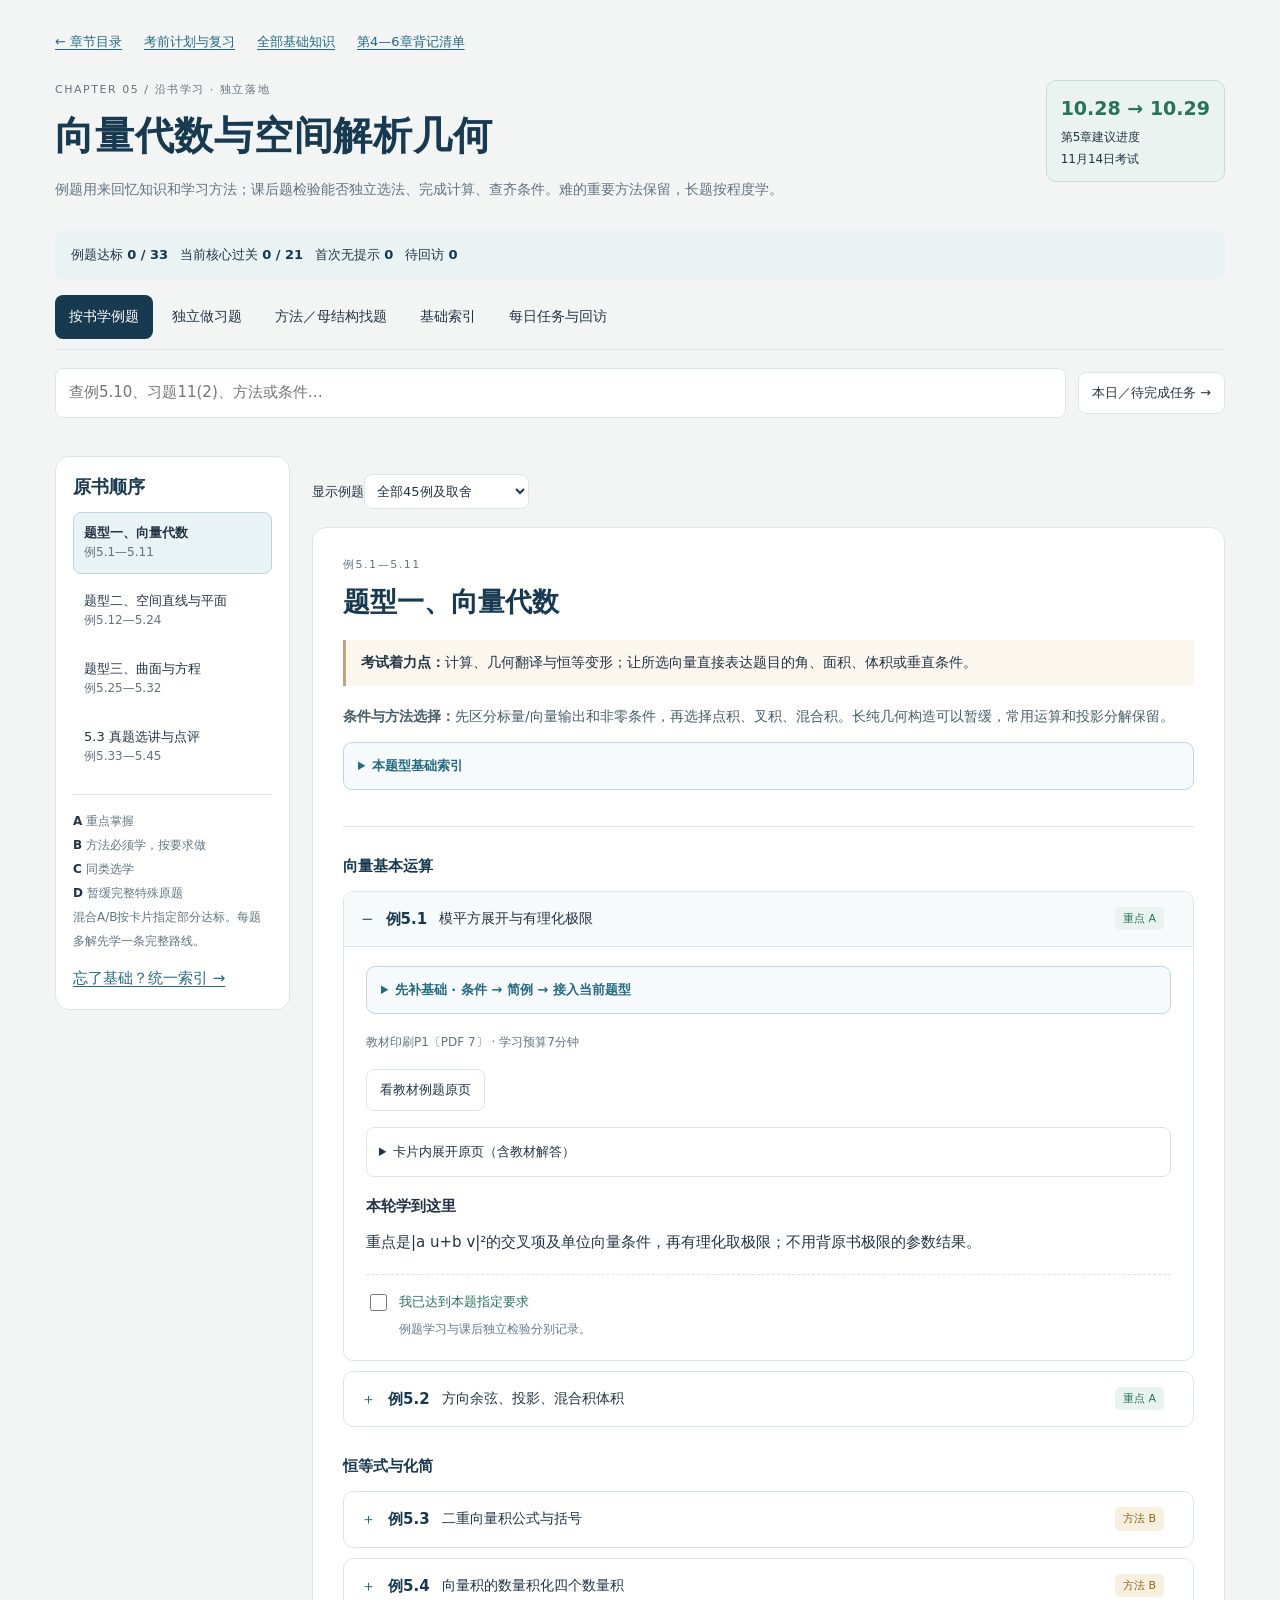
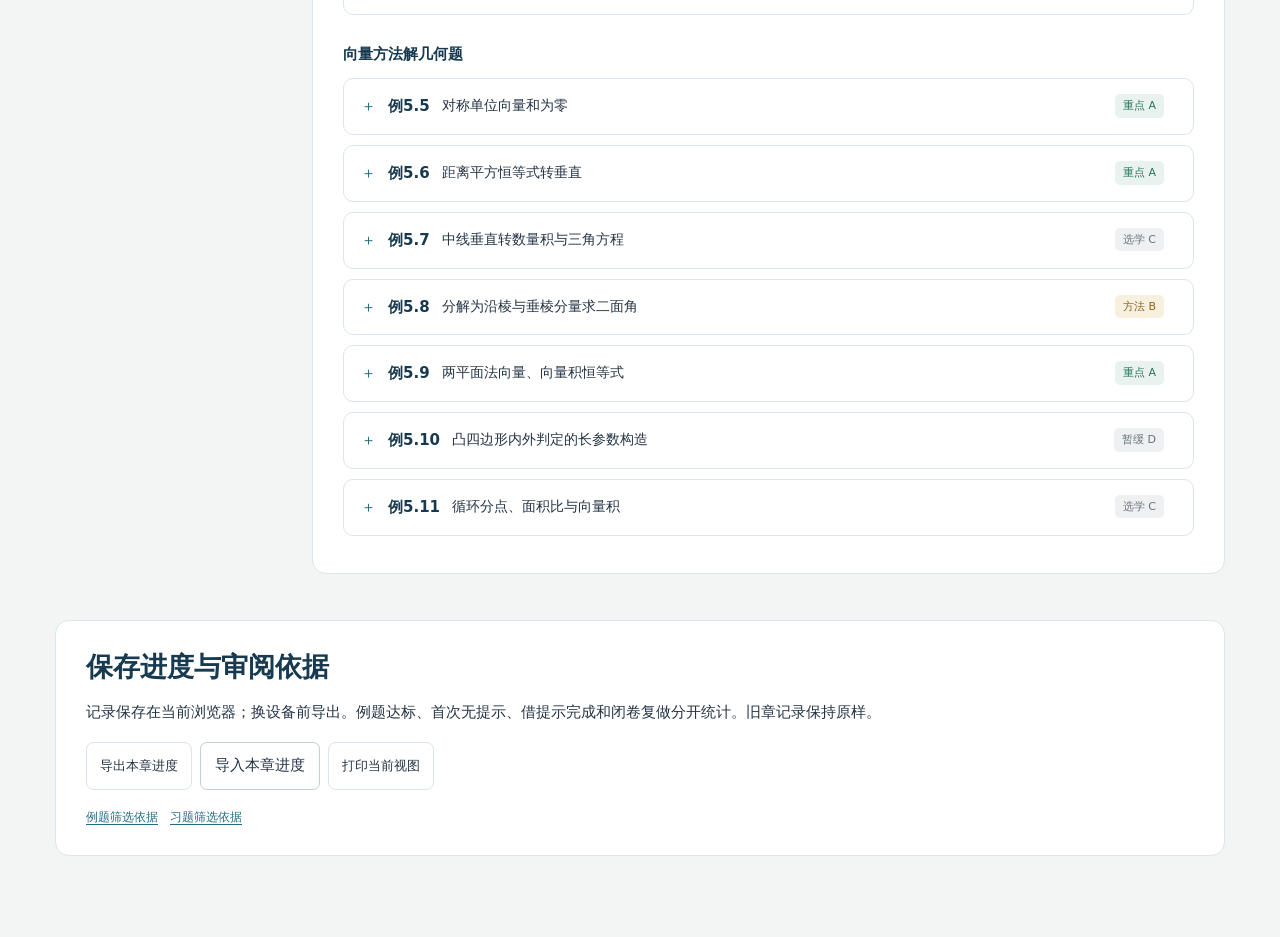
<file: chapters/05-向量代数与空间解析几何/index.html>
<!doctype html><html lang="zh-CN"><head><meta charset="utf-8"><meta name="viewport" content="width=device-width,initial-scale=1"><meta name="description" content="第5章按原书顺序学习例题，课后独立检验，基础与母结构随时查。"><title>第5章 向量代数与空间解析几何｜按书复习与独立训练</title><link rel="stylesheet" href="../../css/chapter-03-study.css"><link rel="stylesheet" href="../../css/foundations.css"><link rel="stylesheet" href="../../css/chapter-456-study.css"><script>window.MathJax={tex:{inlineMath:[['\\(','\\)']],displayMath:[['\\[','\\]']],processEscapes:true},svg:{fontCache:'local'},startup:{typeset:false}};</script><script defer src="../../js/vendor/mathjax/tex-svg.js"></script><script defer src="../../js/chapter-456-study.js"></script></head><body>
<header class="top"><nav><a href="../../index.html">← 章节目录</a><a href="../../plan/index.html">考前计划与复习</a><a href="../../foundations/index.html">全部基础知识</a><a href="../../memory/index.html">第4—6章背记清单</a></nav>
<div class="hero-line"><div><p class="eyebrow">CHAPTER 05 / 沿书学习 · 独立落地</p><h1>向量代数与空间解析几何</h1><p class="hero-note">例题用来回忆知识和学习方法；课后题检验能否独立选法、完成计算、查齐条件。难的重要方法保留，长题按程度学。</p></div><div class="route-tag"><b>10.28 → 10.29</b>第5章建议进度<br>11月14日考试</div></div>
<div class="summary-strip"><span>例题达标 <strong id="example-progress"></strong></span><span>当前核心过关 <strong id="exercise-progress"></strong></span><span>首次无提示 <strong id="first-progress"></strong></span><span>待回访 <strong id="review-progress"></strong></span></div>
<div class="tabs" id="tab-bar" role="tablist" aria-label="学习方式"><button role="tab" data-tab="book" aria-controls="panel-book">按书学例题</button><button role="tab" data-tab="practice" aria-controls="panel-practice">独立做习题</button><button role="tab" data-tab="methods" aria-controls="panel-methods">方法／母结构找题</button><button role="tab" data-tab="basics" aria-controls="panel-basics">基础索引</button><button role="tab" data-tab="daily" aria-controls="panel-daily">每日任务与回访</button></div>
<div class="toolbar"><input id="global-search" type="search" placeholder="查例5.10、习题11(2)、方法或条件…" aria-label="搜索例题、习题、方法"><button id="today-button">本日／待完成任务 →</button></div></header><main class="workspace"><noscript><p class="no-js">请启用JavaScript使用筛选、原页和进度。完整筛选表在页尾审阅稿中保留。</p></noscript>
<section id="panel-book" data-panel="book" role="tabpanel"><div class="layout"><aside class="sidebar"><h2>原书顺序</h2><div class="section-buttons"><button data-section="type-1" class="section-pick">题型一、向量代数<small>例5.1—5.11</small></button><button data-section="type-2" class="section-pick">题型二、空间直线与平面<small>例5.12—5.24</small></button><button data-section="type-3" class="section-pick">题型三、曲面与方程<small>例5.25—5.32</small></button><button data-section="true-examples" class="section-pick">5.3 真题选讲与点评<small>例5.33—5.45</small></button></div><div class="rule legend"><b>A</b> 重点掌握<br><b>B</b> 方法必须学，按要求做<br><b>C</b> 同类选学<br><b>D</b> 暂缓完整特殊原题<p class="small">混合A/B按卡片指定部分达标。每题多解先学一条完整路线。</p></div><a href="#basics" data-goto="basics">忘了基础？统一索引 →</a></aside><div>
<div class="toolbar"><label>显示例题<select id="example-filter"><option value="all">全部45例及取舍</option><option value="required">只看A/B指定必学部分</option></select></label></div>
<article class="paper" id="type-1" data-book-section><header class="section-head initial-math"><p class="eyebrow">例5.1—5.11</p><h2>题型一、向量代数</h2><p class="focus"><b>考试着力点：</b>计算、几何翻译与恒等变形；让所选向量直接表达题目的角、面积、体积或垂直条件。</p><p class="concept-note"><b>条件与方法选择：</b>先区分标量/向量输出和非零条件，再选择点积、叉积、混合积。长纯几何构造可以暂缓，常用运算和投影分解保留。</p><details class="before-basic"><summary>本题型基础索引</summary><div class="before-basic-content"><p><a href="../../foundations/index.html#v01">向量、模、数量积与方向余弦</a></p><p><a href="../../foundations/index.html#v02">叉积、混合积与几何量</a></p><p><a href="../../foundations/index.html#v03">标量投影、向量投影与对称点</a></p></div></details></header>
<h3 class="subheading">向量基本运算</h3>
<details class="example-card" id="example-5-1" data-level="A"><summary><span class="item-number">例5.1</span><span class="item-title">模平方展开与有理化极限</span><span class="badge A">重点 A</span><span class="item-status"></span></summary><div class="item-body needs-math"><details class="before-basic"><summary>先补基础 · 条件 → 简例 → 接入当前题型</summary><div class="before-basic-content"><details class="inline-basic"><summary>向量、模、数量积与方向余弦</summary><div class="inline-basic-body"><p class="basic-idea">点的位置与向量的方向要区分；先看运算输出是标量还是向量。</p><div class="basic-rule"><h4>公式及条件</h4><p>\(\overrightarrow{AB}=B-A\)，\(a\cdot b=\sum a_ib_i=|a||b|\cos\theta\)；非零a的单位向量\(a/|a|\)，方向余弦平方和1。</p><p class="basic-condition">夹角、单位化要求向量非零；a·b=0可判正交，但零向量没有确定夹角。</p></div><div class="basic-decision"><p><b>给条件能用什么：</b>长度平方、角、垂直和投影先用数量积；展开|a±b|²能把条件联立。</p><p><b>哪些不能反推：</b>线与三个坐标面的夹角不是方向角，不能直接用其cos²和为1。</p><p><b>条件不够先补查：</b>向量非零吗、位置向量是否真在所求平面内、角是否需取锐角？</p></div><section class="basic-example"><h4>一个简单例子</h4><p>a=(1,1,0)，b=(1,−1,0)，求夹角及a的单位向量。</p><details class="basic-answer"><summary>看判断与使用</summary><p>a·b=0且两者非零，夹角π/2；单位向量\((1,1,0)/\sqrt2\)。</p></details></section><p class="basic-bridge"><b>怎样接入当前题型：</b>接<a href="#example-5-1" data-goto="example-5-1">5.1</a>—<a href="#example-5-6" data-goto="example-5-6">5.6</a>和习题1、6、10；模平方常比设三个角更短。</p><a href="../../foundations/index.html#v01">到全部基础查看先修与关联 →</a></div></details><p class="basic-bridge"><b>接入本题：</b>重点是|a u+b v|²的交叉项及单位向量条件，再有理化取极限；不用背原书极限的参数结果。</p><a class="small" href="#basics" data-goto="basics">本章统一基础索引 →</a></div></details><p class="budget">教材印刷P1〔PDF 7〕 · 学习预算7分钟</p><div class="item-actions"><button data-reader-mode="book" data-source-page="7" data-reader-label="例5.1 · 教材原页">看教材例题原页</button></div><details class="source-preview"><summary>卡片内展开原页（含教材解答）</summary><p class="preview-caption">本页用于例题学习；跨页用原页阅读器翻阅。</p><img data-image-src="../../images/chapter-04-06/lower-7.webp" alt="例5.1所在教材原页" loading="lazy"></details><h4>本轮学到这里</h4><p>重点是|a u+b v|²的交叉项及单位向量条件，再有理化取极限；不用背原书极限的参数结果。</p><label class="study-check"><input type="checkbox" data-example-done="5.1"><span>我已达到本题指定要求<small>例题学习与课后独立检验分别记录。</small></span></label></div></details>
<details class="example-card" id="example-5-2" data-level="A"><summary><span class="item-number">例5.2</span><span class="item-title">方向余弦、投影、混合积体积</span><span class="badge A">重点 A</span><span class="item-status"></span></summary><div class="item-body needs-math"><details class="before-basic"><summary>先补基础 · 条件 → 简例 → 接入当前题型</summary><div class="before-basic-content"><details class="inline-basic"><summary>向量、模、数量积与方向余弦</summary><div class="inline-basic-body"><p class="basic-idea">点的位置与向量的方向要区分；先看运算输出是标量还是向量。</p><div class="basic-rule"><h4>公式及条件</h4><p>\(\overrightarrow{AB}=B-A\)，\(a\cdot b=\sum a_ib_i=|a||b|\cos\theta\)；非零a的单位向量\(a/|a|\)，方向余弦平方和1。</p><p class="basic-condition">夹角、单位化要求向量非零；a·b=0可判正交，但零向量没有确定夹角。</p></div><div class="basic-decision"><p><b>给条件能用什么：</b>长度平方、角、垂直和投影先用数量积；展开|a±b|²能把条件联立。</p><p><b>哪些不能反推：</b>线与三个坐标面的夹角不是方向角，不能直接用其cos²和为1。</p><p><b>条件不够先补查：</b>向量非零吗、位置向量是否真在所求平面内、角是否需取锐角？</p></div><section class="basic-example"><h4>一个简单例子</h4><p>a=(1,1,0)，b=(1,−1,0)，求夹角及a的单位向量。</p><details class="basic-answer"><summary>看判断与使用</summary><p>a·b=0且两者非零，夹角π/2；单位向量\((1,1,0)/\sqrt2\)。</p></details></section><p class="basic-bridge"><b>怎样接入当前题型：</b>接<a href="#example-5-1" data-goto="example-5-1">5.1</a>—<a href="#example-5-6" data-goto="example-5-6">5.6</a>和习题1、6、10；模平方常比设三个角更短。</p><a href="../../foundations/index.html#v01">到全部基础查看先修与关联 →</a></div></details><p class="basic-bridge"><b>接入本题：</b>三问都掌握：标量投影可为负，向量投影另乘单位方向；固定|c|时体积最大要求c平行a×b，最后保留±方向。</p><a class="small" href="#basics" data-goto="basics">本章统一基础索引 →</a></div></details><p class="budget">教材印刷P2〔PDF 8〕 · 学习预算12分钟</p><div class="item-actions"><button data-reader-mode="book" data-source-page="8" data-reader-label="例5.2 · 教材原页">看教材例题原页</button></div><details class="source-preview"><summary>卡片内展开原页（含教材解答）</summary><p class="preview-caption">本页用于例题学习；跨页用原页阅读器翻阅。</p><img data-image-src="../../images/chapter-04-06/lower-8.webp" alt="例5.2所在教材原页" loading="lazy"></details><h4>本轮学到这里</h4><p>三问都掌握：标量投影可为负，向量投影另乘单位方向；固定|c|时体积最大要求c平行a×b，最后保留±方向。</p><label class="study-check"><input type="checkbox" data-example-done="5.2"><span>我已达到本题指定要求<small>例题学习与课后独立检验分别记录。</small></span></label></div></details>
<h3 class="subheading">恒等式与化简</h3>
<details class="example-card" id="example-5-3" data-level="B"><summary><span class="item-number">例5.3</span><span class="item-title">二重向量积公式与括号</span><span class="badge B">方法 B</span><span class="item-status"></span></summary><div class="item-body needs-math"><details class="before-basic"><summary>先补基础 · 条件 → 简例 → 接入当前题型</summary><div class="before-basic-content"><details class="inline-basic"><summary>叉积、混合积与几何量</summary><div class="inline-basic-body"><p class="basic-idea">叉积输出垂直方向，混合积输出带符号体积，长度/面积/体积再取非负量。</p><div class="basic-rule"><h4>公式及条件</h4><p>\(|a\times b|=|a||b|\sin\theta\)，\(a\times b=-(b\times a)\)；\([a,b,c]=a\cdot(b\times c)\)。三角形面积\(|a\times b|/2\)，四面体体积\(|[a,b,c]|/6\)。</p><p class="basic-condition">叉积为0说明平行或有零向量；非零混合积说明三个向量线性无关。</p></div><div class="basic-decision"><p><b>给条件能用什么：</b>两个平面内独立方向叉积给法向；两线方向与连点向量混合积可验共面。</p><p><b>哪些不能反推：</b>混合积为0只说明共面，不保证两条线相交，还可能平行。</p><p><b>条件不够先补查：</b>向量的起点是否统一、叉积顺序、法向量是否为0？</p></div><section class="basic-example"><h4>一个简单例子</h4><p>三角形顶点O、(1,0,0)、(0,2,0)的面积？</p><details class="basic-answer"><summary>看判断与使用</summary><p>两边叉积(0,0,2)，面积1。若交换顺序方向变号，面积不变。</p></details></section><p class="basic-bridge"><b>怎样接入当前题型：</b>接<a href="#example-5-3" data-goto="example-5-3">5.3</a>—<a href="#example-5-4" data-goto="example-5-4">5.4</a>、<a href="#example-5-22" data-goto="example-5-22">5.22</a>和习题5、11。</p><a href="../../foundations/index.html#v02">到全部基础查看先修与关联 →</a></div></details><p><a href="#bridge-5-S1" data-goto="bridge-5-S1">初赛方法铺垫：点积、叉积与二重叉积各自输出什么 →</a><small>按需补一次，已读不重复计题。</small></p><p class="basic-bridge"><b>接入本题：</b>会使用a×(b×c)及(a×b)×c，知道向量积不满足结合律；完整坐标长展开选学，用简单正交向量检查符号即可。</p><a class="small" href="#basics" data-goto="basics">本章统一基础索引 →</a></div></details><p class="budget">教材印刷P3〔PDF 9〕 · 学习预算6分钟</p><div class="item-actions"><button data-reader-mode="book" data-source-page="9" data-reader-label="例5.3 · 教材原页">看教材例题原页</button></div><details class="source-preview"><summary>卡片内展开原页（含教材解答）</summary><p class="preview-caption">本页用于例题学习；跨页用原页阅读器翻阅。</p><img data-image-src="../../images/chapter-04-06/lower-9.webp" alt="例5.3所在教材原页" loading="lazy"></details><h4>本轮学到这里</h4><p>会使用a×(b×c)及(a×b)×c，知道向量积不满足结合律；完整坐标长展开选学，用简单正交向量检查符号即可。</p><label class="study-check"><input type="checkbox" data-example-done="5.3"><span>我已达到本题指定要求<small>例题学习与课后独立检验分别记录。</small></span></label></div></details>
<details class="example-card" id="example-5-4" data-level="B"><summary><span class="item-number">例5.4</span><span class="item-title">向量积的数量积化四个数量积</span><span class="badge B">方法 B</span><span class="item-status"></span></summary><div class="item-body needs-math"><details class="before-basic"><summary>先补基础 · 条件 → 简例 → 接入当前题型</summary><div class="before-basic-content"><details class="inline-basic"><summary>叉积、混合积与几何量</summary><div class="inline-basic-body"><p class="basic-idea">叉积输出垂直方向，混合积输出带符号体积，长度/面积/体积再取非负量。</p><div class="basic-rule"><h4>公式及条件</h4><p>\(|a\times b|=|a||b|\sin\theta\)，\(a\times b=-(b\times a)\)；\([a,b,c]=a\cdot(b\times c)\)。三角形面积\(|a\times b|/2\)，四面体体积\(|[a,b,c]|/6\)。</p><p class="basic-condition">叉积为0说明平行或有零向量；非零混合积说明三个向量线性无关。</p></div><div class="basic-decision"><p><b>给条件能用什么：</b>两个平面内独立方向叉积给法向；两线方向与连点向量混合积可验共面。</p><p><b>哪些不能反推：</b>混合积为0只说明共面，不保证两条线相交，还可能平行。</p><p><b>条件不够先补查：</b>向量的起点是否统一、叉积顺序、法向量是否为0？</p></div><section class="basic-example"><h4>一个简单例子</h4><p>三角形顶点O、(1,0,0)、(0,2,0)的面积？</p><details class="basic-answer"><summary>看判断与使用</summary><p>两边叉积(0,0,2)，面积1。若交换顺序方向变号，面积不变。</p></details></section><p class="basic-bridge"><b>怎样接入当前题型：</b>接<a href="#example-5-3" data-goto="example-5-3">5.3</a>—<a href="#example-5-4" data-goto="example-5-4">5.4</a>、<a href="#example-5-22" data-goto="example-5-22">5.22</a>和习题5、11。</p><a href="../../foundations/index.html#v02">到全部基础查看先修与关联 →</a></div></details><p><a href="#bridge-5-S1" data-goto="bridge-5-S1">初赛方法铺垫：点积、叉积与二重叉积各自输出什么 →</a><small>按需补一次，已读不重复计题。</small></p><p class="basic-bridge"><b>接入本题：</b>保留恒等式及令c=a,d=b得到|a×b|²的应用；不要求逐坐标证明两遍。不得把该恒等式与多元极值的Lagrange乘数法混为一谈。</p><a class="small" href="#basics" data-goto="basics">本章统一基础索引 →</a></div></details><p class="budget">教材印刷P3〔PDF 9〕 · 学习预算6分钟</p><div class="item-actions"><button data-reader-mode="book" data-source-page="9" data-reader-label="例5.4 · 教材原页">看教材例题原页</button></div><details class="source-preview"><summary>卡片内展开原页（含教材解答）</summary><p class="preview-caption">本页用于例题学习；跨页用原页阅读器翻阅。</p><img data-image-src="../../images/chapter-04-06/lower-9.webp" alt="例5.4所在教材原页" loading="lazy"></details><h4>本轮学到这里</h4><p>保留恒等式及令c=a,d=b得到|a×b|²的应用；不要求逐坐标证明两遍。不得把该恒等式与多元极值的Lagrange乘数法混为一谈。</p><label class="study-check"><input type="checkbox" data-example-done="5.4"><span>我已达到本题指定要求<small>例题学习与课后独立检验分别记录。</small></span></label></div></details>
<h3 class="subheading">向量方法解几何题</h3>
<details class="example-card" id="example-5-5" data-level="A"><summary><span class="item-number">例5.5</span><span class="item-title">对称单位向量和为零</span><span class="badge A">重点 A</span><span class="item-status"></span></summary><div class="item-body needs-math"><details class="before-basic"><summary>先补基础 · 条件 → 简例 → 接入当前题型</summary><div class="before-basic-content"><details class="inline-basic"><summary>向量、模、数量积与方向余弦</summary><div class="inline-basic-body"><p class="basic-idea">点的位置与向量的方向要区分；先看运算输出是标量还是向量。</p><div class="basic-rule"><h4>公式及条件</h4><p>\(\overrightarrow{AB}=B-A\)，\(a\cdot b=\sum a_ib_i=|a||b|\cos\theta\)；非零a的单位向量\(a/|a|\)，方向余弦平方和1。</p><p class="basic-condition">夹角、单位化要求向量非零；a·b=0可判正交，但零向量没有确定夹角。</p></div><div class="basic-decision"><p><b>给条件能用什么：</b>长度平方、角、垂直和投影先用数量积；展开|a±b|²能把条件联立。</p><p><b>哪些不能反推：</b>线与三个坐标面的夹角不是方向角，不能直接用其cos²和为1。</p><p><b>条件不够先补查：</b>向量非零吗、位置向量是否真在所求平面内、角是否需取锐角？</p></div><section class="basic-example"><h4>一个简单例子</h4><p>a=(1,1,0)，b=(1,−1,0)，求夹角及a的单位向量。</p><details class="basic-answer"><summary>看判断与使用</summary><p>a·b=0且两者非零，夹角π/2；单位向量\((1,1,0)/\sqrt2\)。</p></details></section><p class="basic-bridge"><b>怎样接入当前题型：</b>接<a href="#example-5-1" data-goto="example-5-1">5.1</a>—<a href="#example-5-6" data-goto="example-5-6">5.6</a>和习题1、6、10；模平方常比设三个角更短。</p><a href="../../foundations/index.html#v01">到全部基础查看先修与关联 →</a></div></details><p class="basic-bridge"><b>接入本题：</b>会用旋转不变性或首尾相接说明正多边形顶点向径之和为零；本题简短且连到<a href="../../chapters/06-多元函数微分学/index.html#example-6-73">6.73</a>方向导数求和，不要求记递推系数。</p><a class="small" href="#basics" data-goto="basics">本章统一基础索引 →</a></div></details><p class="budget">教材印刷P4〔PDF 10〕 · 学习预算6分钟</p><div class="item-actions"><button data-reader-mode="book" data-source-page="10" data-reader-label="例5.5 · 教材原页">看教材例题原页</button></div><details class="source-preview"><summary>卡片内展开原页（含教材解答）</summary><p class="preview-caption">本页用于例题学习；跨页用原页阅读器翻阅。</p><img data-image-src="../../images/chapter-04-06/lower-10.webp" alt="例5.5所在教材原页" loading="lazy"></details><h4>本轮学到这里</h4><p>会用旋转不变性或首尾相接说明正多边形顶点向径之和为零；本题简短且连到<a href="../../chapters/06-多元函数微分学/index.html#example-6-73">6.73</a>方向导数求和，不要求记递推系数。</p><label class="study-check"><input type="checkbox" data-example-done="5.5"><span>我已达到本题指定要求<small>例题学习与课后独立检验分别记录。</small></span></label></div></details>
<details class="example-card" id="example-5-6" data-level="A"><summary><span class="item-number">例5.6</span><span class="item-title">距离平方恒等式转垂直</span><span class="badge A">重点 A</span><span class="item-status"></span></summary><div class="item-body needs-math"><details class="before-basic"><summary>先补基础 · 条件 → 简例 → 接入当前题型</summary><div class="before-basic-content"><details class="inline-basic"><summary>向量、模、数量积与方向余弦</summary><div class="inline-basic-body"><p class="basic-idea">点的位置与向量的方向要区分；先看运算输出是标量还是向量。</p><div class="basic-rule"><h4>公式及条件</h4><p>\(\overrightarrow{AB}=B-A\)，\(a\cdot b=\sum a_ib_i=|a||b|\cos\theta\)；非零a的单位向量\(a/|a|\)，方向余弦平方和1。</p><p class="basic-condition">夹角、单位化要求向量非零；a·b=0可判正交，但零向量没有确定夹角。</p></div><div class="basic-decision"><p><b>给条件能用什么：</b>长度平方、角、垂直和投影先用数量积；展开|a±b|²能把条件联立。</p><p><b>哪些不能反推：</b>线与三个坐标面的夹角不是方向角，不能直接用其cos²和为1。</p><p><b>条件不够先补查：</b>向量非零吗、位置向量是否真在所求平面内、角是否需取锐角？</p></div><section class="basic-example"><h4>一个简单例子</h4><p>a=(1,1,0)，b=(1,−1,0)，求夹角及a的单位向量。</p><details class="basic-answer"><summary>看判断与使用</summary><p>a·b=0且两者非零，夹角π/2；单位向量\((1,1,0)/\sqrt2\)。</p></details></section><p class="basic-bridge"><b>怎样接入当前题型：</b>接<a href="#example-5-1" data-goto="example-5-1">5.1</a>—<a href="#example-5-6" data-goto="example-5-6">5.6</a>和习题1、6、10；模平方常比设三个角更短。</p><a href="../../foundations/index.html#v01">到全部基础查看先修与关联 →</a></div></details><details class="inline-basic"><summary>叉积、混合积与几何量</summary><div class="inline-basic-body"><p class="basic-idea">叉积输出垂直方向，混合积输出带符号体积，长度/面积/体积再取非负量。</p><div class="basic-rule"><h4>公式及条件</h4><p>\(|a\times b|=|a||b|\sin\theta\)，\(a\times b=-(b\times a)\)；\([a,b,c]=a\cdot(b\times c)\)。三角形面积\(|a\times b|/2\)，四面体体积\(|[a,b,c]|/6\)。</p><p class="basic-condition">叉积为0说明平行或有零向量；非零混合积说明三个向量线性无关。</p></div><div class="basic-decision"><p><b>给条件能用什么：</b>两个平面内独立方向叉积给法向；两线方向与连点向量混合积可验共面。</p><p><b>哪些不能反推：</b>混合积为0只说明共面，不保证两条线相交，还可能平行。</p><p><b>条件不够先补查：</b>向量的起点是否统一、叉积顺序、法向量是否为0？</p></div><section class="basic-example"><h4>一个简单例子</h4><p>三角形顶点O、(1,0,0)、(0,2,0)的面积？</p><details class="basic-answer"><summary>看判断与使用</summary><p>两边叉积(0,0,2)，面积1。若交换顺序方向变号，面积不变。</p></details></section><p class="basic-bridge"><b>怎样接入当前题型：</b>接<a href="#example-5-3" data-goto="example-5-3">5.3</a>—<a href="#example-5-4" data-goto="example-5-4">5.4</a>、<a href="#example-5-22" data-goto="example-5-22">5.22</a>和习题5、11。</p><a href="../../foundations/index.html#v02">到全部基础查看先修与关联 →</a></div></details><p class="basic-bridge"><b>接入本题：</b>以向径表示边，展开并化为对角线数量积；掌握把度量条件转点积为零的路线，而非背四边形专用公式。</p><a class="small" href="#basics" data-goto="basics">本章统一基础索引 →</a></div></details><p class="budget">教材印刷P4〔PDF 10〕 · 学习预算8分钟</p><div class="item-actions"><button data-reader-mode="book" data-source-page="10" data-reader-label="例5.6 · 教材原页">看教材例题原页</button></div><details class="source-preview"><summary>卡片内展开原页（含教材解答）</summary><p class="preview-caption">本页用于例题学习；跨页用原页阅读器翻阅。</p><img data-image-src="../../images/chapter-04-06/lower-10.webp" alt="例5.6所在教材原页" loading="lazy"></details><h4>本轮学到这里</h4><p>以向径表示边，展开并化为对角线数量积；掌握把度量条件转点积为零的路线，而非背四边形专用公式。</p><label class="study-check"><input type="checkbox" data-example-done="5.6"><span>我已达到本题指定要求<small>例题学习与课后独立检验分别记录。</small></span></label></div></details>
<details class="example-card" id="example-5-7" data-level="C"><summary><span class="item-number">例5.7</span><span class="item-title">中线垂直转数量积与三角方程</span><span class="badge C">选学 C</span><span class="item-status"></span></summary><div class="item-body needs-math"><details class="before-basic"><summary>先补基础 · 条件 → 简例 → 接入当前题型</summary><div class="before-basic-content"><details class="inline-basic"><summary>向量、模、数量积与方向余弦</summary><div class="inline-basic-body"><p class="basic-idea">点的位置与向量的方向要区分；先看运算输出是标量还是向量。</p><div class="basic-rule"><h4>公式及条件</h4><p>\(\overrightarrow{AB}=B-A\)，\(a\cdot b=\sum a_ib_i=|a||b|\cos\theta\)；非零a的单位向量\(a/|a|\)，方向余弦平方和1。</p><p class="basic-condition">夹角、单位化要求向量非零；a·b=0可判正交，但零向量没有确定夹角。</p></div><div class="basic-decision"><p><b>给条件能用什么：</b>长度平方、角、垂直和投影先用数量积；展开|a±b|²能把条件联立。</p><p><b>哪些不能反推：</b>线与三个坐标面的夹角不是方向角，不能直接用其cos²和为1。</p><p><b>条件不够先补查：</b>向量非零吗、位置向量是否真在所求平面内、角是否需取锐角？</p></div><section class="basic-example"><h4>一个简单例子</h4><p>a=(1,1,0)，b=(1,−1,0)，求夹角及a的单位向量。</p><details class="basic-answer"><summary>看判断与使用</summary><p>a·b=0且两者非零，夹角π/2；单位向量\((1,1,0)/\sqrt2\)。</p></details></section><p class="basic-bridge"><b>怎样接入当前题型：</b>接<a href="#example-5-1" data-goto="example-5-1">5.1</a>—<a href="#example-5-6" data-goto="example-5-6">5.6</a>和习题1、6、10；模平方常比设三个角更短。</p><a href="../../foundations/index.html#v01">到全部基础查看先修与关联 →</a></div></details><p class="basic-bridge"><b>接入本题：</b>向量化和点积展开已由<a href="#example-5-2" data-goto="example-5-2">5.2</a>、<a href="#example-5-6" data-goto="example-5-6">5.6</a>覆盖；本题余下为平面三角化简，作为几何薄弱时的加练，不另设必做。</p><a class="small" href="#basics" data-goto="basics">本章统一基础索引 →</a></div></details><p class="budget">教材印刷P5〔PDF 11〕 · 首轮选学/暂缓，按需加练另计时间</p><div class="item-actions"><button data-reader-mode="book" data-source-page="11" data-reader-label="例5.7 · 教材原页">看教材例题原页</button></div><details class="source-preview"><summary>卡片内展开原页（含教材解答）</summary><p class="preview-caption">本页用于例题学习；跨页用原页阅读器翻阅。</p><img data-image-src="../../images/chapter-04-06/lower-11.webp" alt="例5.7所在教材原页" loading="lazy"></details><h4>本轮学到这里</h4><p>向量化和点积展开已由<a href="#example-5-2" data-goto="example-5-2">5.2</a>、<a href="#example-5-6" data-goto="example-5-6">5.6</a>覆盖；本题余下为平面三角化简，作为几何薄弱时的加练，不另设必做。</p><label class="study-check"><input type="checkbox" data-example-done="5.7"><span>我已达到本题指定要求<small>例题学习与课后独立检验分别记录。</small></span></label></div></details>
<details class="example-card" id="example-5-8" data-level="B"><summary><span class="item-number">例5.8</span><span class="item-title">分解为沿棱与垂棱分量求二面角</span><span class="badge B">方法 B</span><span class="item-status"></span></summary><div class="item-body needs-math"><details class="before-basic"><summary>先补基础 · 条件 → 简例 → 接入当前题型</summary><div class="before-basic-content"><details class="inline-basic"><summary>向量、模、数量积与方向余弦</summary><div class="inline-basic-body"><p class="basic-idea">点的位置与向量的方向要区分；先看运算输出是标量还是向量。</p><div class="basic-rule"><h4>公式及条件</h4><p>\(\overrightarrow{AB}=B-A\)，\(a\cdot b=\sum a_ib_i=|a||b|\cos\theta\)；非零a的单位向量\(a/|a|\)，方向余弦平方和1。</p><p class="basic-condition">夹角、单位化要求向量非零；a·b=0可判正交，但零向量没有确定夹角。</p></div><div class="basic-decision"><p><b>给条件能用什么：</b>长度平方、角、垂直和投影先用数量积；展开|a±b|²能把条件联立。</p><p><b>哪些不能反推：</b>线与三个坐标面的夹角不是方向角，不能直接用其cos²和为1。</p><p><b>条件不够先补查：</b>向量非零吗、位置向量是否真在所求平面内、角是否需取锐角？</p></div><section class="basic-example"><h4>一个简单例子</h4><p>a=(1,1,0)，b=(1,−1,0)，求夹角及a的单位向量。</p><details class="basic-answer"><summary>看判断与使用</summary><p>a·b=0且两者非零，夹角π/2；单位向量\((1,1,0)/\sqrt2\)。</p></details></section><p class="basic-bridge"><b>怎样接入当前题型：</b>接<a href="#example-5-1" data-goto="example-5-1">5.1</a>—<a href="#example-5-6" data-goto="example-5-6">5.6</a>和习题1、6、10；模平方常比设三个角更短。</p><a href="../../foundations/index.html#v01">到全部基础查看先修与关联 →</a></div></details><p><a href="#bridge-5-S1" data-goto="bridge-5-S1">初赛方法铺垫：点积、叉积与二重叉积各自输出什么 →</a><small>按需补一次，已读不重复计题。</small></p><p class="basic-bridge"><b>接入本题：</b>保留投影分解解释二面角的思路，能写向量分量与点积；不硬背三角余弦公式，接<a href="#example-5-9" data-goto="example-5-9">5.9</a>注意法向量角与指定二面角可能互补。</p><a class="small" href="#basics" data-goto="basics">本章统一基础索引 →</a></div></details><p class="budget">教材印刷P5〔PDF 11〕 · 学习预算8分钟</p><div class="item-actions"><button data-reader-mode="book" data-source-page="11" data-reader-label="例5.8 · 教材原页">看教材例题原页</button></div><details class="source-preview"><summary>卡片内展开原页（含教材解答）</summary><p class="preview-caption">本页用于例题学习；跨页用原页阅读器翻阅。</p><img data-image-src="../../images/chapter-04-06/lower-11.webp" alt="例5.8所在教材原页" loading="lazy"></details><h4>本轮学到这里</h4><p>保留投影分解解释二面角的思路，能写向量分量与点积；不硬背三角余弦公式，接<a href="#example-5-9" data-goto="example-5-9">5.9</a>注意法向量角与指定二面角可能互补。</p><label class="study-check"><input type="checkbox" data-example-done="5.8"><span>我已达到本题指定要求<small>例题学习与课后独立检验分别记录。</small></span></label></div></details>
<details class="example-card" id="example-5-9" data-level="A"><summary><span class="item-number">例5.9</span><span class="item-title">两平面法向量、向量积恒等式</span><span class="badge A">重点 A</span><span class="item-status"></span></summary><div class="item-body needs-math"><details class="before-basic"><summary>先补基础 · 条件 → 简例 → 接入当前题型</summary><div class="before-basic-content"><details class="inline-basic"><summary>向量、模、数量积与方向余弦</summary><div class="inline-basic-body"><p class="basic-idea">点的位置与向量的方向要区分；先看运算输出是标量还是向量。</p><div class="basic-rule"><h4>公式及条件</h4><p>\(\overrightarrow{AB}=B-A\)，\(a\cdot b=\sum a_ib_i=|a||b|\cos\theta\)；非零a的单位向量\(a/|a|\)，方向余弦平方和1。</p><p class="basic-condition">夹角、单位化要求向量非零；a·b=0可判正交，但零向量没有确定夹角。</p></div><div class="basic-decision"><p><b>给条件能用什么：</b>长度平方、角、垂直和投影先用数量积；展开|a±b|²能把条件联立。</p><p><b>哪些不能反推：</b>线与三个坐标面的夹角不是方向角，不能直接用其cos²和为1。</p><p><b>条件不够先补查：</b>向量非零吗、位置向量是否真在所求平面内、角是否需取锐角？</p></div><section class="basic-example"><h4>一个简单例子</h4><p>a=(1,1,0)，b=(1,−1,0)，求夹角及a的单位向量。</p><details class="basic-answer"><summary>看判断与使用</summary><p>a·b=0且两者非零，夹角π/2；单位向量\((1,1,0)/\sqrt2\)。</p></details></section><p class="basic-bridge"><b>怎样接入当前题型：</b>接<a href="#example-5-1" data-goto="example-5-1">5.1</a>—<a href="#example-5-6" data-goto="example-5-6">5.6</a>和习题1、6、10；模平方常比设三个角更短。</p><a href="../../foundations/index.html#v01">到全部基础查看先修与关联 →</a></div></details><details class="inline-basic"><summary>叉积、混合积与几何量</summary><div class="inline-basic-body"><p class="basic-idea">叉积输出垂直方向，混合积输出带符号体积，长度/面积/体积再取非负量。</p><div class="basic-rule"><h4>公式及条件</h4><p>\(|a\times b|=|a||b|\sin\theta\)，\(a\times b=-(b\times a)\)；\([a,b,c]=a\cdot(b\times c)\)。三角形面积\(|a\times b|/2\)，四面体体积\(|[a,b,c]|/6\)。</p><p class="basic-condition">叉积为0说明平行或有零向量；非零混合积说明三个向量线性无关。</p></div><div class="basic-decision"><p><b>给条件能用什么：</b>两个平面内独立方向叉积给法向；两线方向与连点向量混合积可验共面。</p><p><b>哪些不能反推：</b>混合积为0只说明共面，不保证两条线相交，还可能平行。</p><p><b>条件不够先补查：</b>向量的起点是否统一、叉积顺序、法向量是否为0？</p></div><section class="basic-example"><h4>一个简单例子</h4><p>三角形顶点O、(1,0,0)、(0,2,0)的面积？</p><details class="basic-answer"><summary>看判断与使用</summary><p>两边叉积(0,0,2)，面积1。若交换顺序方向变号，面积不变。</p></details></section><p class="basic-bridge"><b>怎样接入当前题型：</b>接<a href="#example-5-3" data-goto="example-5-3">5.3</a>—<a href="#example-5-4" data-goto="example-5-4">5.4</a>、<a href="#example-5-22" data-goto="example-5-22">5.22</a>和习题5、11。</p><a href="../../foundations/index.html#v02">到全部基础查看先修与关联 →</a></div></details><p class="basic-bridge"><b>接入本题：</b>会选法向量并算夹角，再依图形确定所问二面角；直接取绝对值只适于无定向锐夹角，不能忽略指定半平面。</p><a class="small" href="#basics" data-goto="basics">本章统一基础索引 →</a></div></details><p class="budget">教材印刷P6〔PDF 12〕 · 学习预算10分钟</p><div class="item-actions"><button data-reader-mode="book" data-source-page="12" data-reader-label="例5.9 · 教材原页">看教材例题原页</button></div><details class="source-preview"><summary>卡片内展开原页（含教材解答）</summary><p class="preview-caption">本页用于例题学习；跨页用原页阅读器翻阅。</p><img data-image-src="../../images/chapter-04-06/lower-12.webp" alt="例5.9所在教材原页" loading="lazy"></details><h4>本轮学到这里</h4><p>会选法向量并算夹角，再依图形确定所问二面角；直接取绝对值只适于无定向锐夹角，不能忽略指定半平面。</p><label class="study-check"><input type="checkbox" data-example-done="5.9"><span>我已达到本题指定要求<small>例题学习与课后独立检验分别记录。</small></span></label></div></details>
<details class="example-card" id="example-5-10" data-level="D"><summary><span class="item-number">例5.10</span><span class="item-title">凸四边形内外判定的长参数构造</span><span class="badge D">暂缓 D</span><span class="item-status"></span></summary><div class="item-body needs-math"><details class="before-basic"><summary>先补基础 · 条件 → 简例 → 接入当前题型</summary><div class="before-basic-content"><details class="inline-basic"><summary>向量、模、数量积与方向余弦</summary><div class="inline-basic-body"><p class="basic-idea">点的位置与向量的方向要区分；先看运算输出是标量还是向量。</p><div class="basic-rule"><h4>公式及条件</h4><p>\(\overrightarrow{AB}=B-A\)，\(a\cdot b=\sum a_ib_i=|a||b|\cos\theta\)；非零a的单位向量\(a/|a|\)，方向余弦平方和1。</p><p class="basic-condition">夹角、单位化要求向量非零；a·b=0可判正交，但零向量没有确定夹角。</p></div><div class="basic-decision"><p><b>给条件能用什么：</b>长度平方、角、垂直和投影先用数量积；展开|a±b|²能把条件联立。</p><p><b>哪些不能反推：</b>线与三个坐标面的夹角不是方向角，不能直接用其cos²和为1。</p><p><b>条件不够先补查：</b>向量非零吗、位置向量是否真在所求平面内、角是否需取锐角？</p></div><section class="basic-example"><h4>一个简单例子</h4><p>a=(1,1,0)，b=(1,−1,0)，求夹角及a的单位向量。</p><details class="basic-answer"><summary>看判断与使用</summary><p>a·b=0且两者非零，夹角π/2；单位向量\((1,1,0)/\sqrt2\)。</p></details></section><p class="basic-bridge"><b>怎样接入当前题型：</b>接<a href="#example-5-1" data-goto="example-5-1">5.1</a>—<a href="#example-5-6" data-goto="example-5-6">5.6</a>和习题1、6、10；模平方常比设三个角更短。</p><a href="../../foundations/index.html#v01">到全部基础查看先修与关联 →</a></div></details><p class="basic-bridge"><b>接入本题：</b>暂缓整题的三角形内外区域与多参数不等式；向量坐标化、共线与线性组合由<a href="#example-5-6" data-goto="example-5-6">5.6</a>、<a href="#example-5-14" data-goto="example-5-14">5.14</a>、<a href="#example-5-16" data-goto="example-5-16">5.16</a>保留，不另投入长纯几何构造。</p><a class="small" href="#basics" data-goto="basics">本章统一基础索引 →</a></div></details><p class="budget">教材印刷P7〔PDF 13〕 · 首轮选学/暂缓，按需加练另计时间</p><div class="item-actions"><button data-reader-mode="book" data-source-page="13" data-reader-label="例5.10 · 教材原页">看教材例题原页</button></div><details class="source-preview"><summary>卡片内展开原页（含教材解答）</summary><p class="preview-caption">本页用于例题学习；跨页用原页阅读器翻阅。</p><img data-image-src="../../images/chapter-04-06/lower-13.webp" alt="例5.10所在教材原页" loading="lazy"></details><h4>本轮学到这里</h4><p>暂缓整题的三角形内外区域与多参数不等式；向量坐标化、共线与线性组合由<a href="#example-5-6" data-goto="example-5-6">5.6</a>、<a href="#example-5-14" data-goto="example-5-14">5.14</a>、<a href="#example-5-16" data-goto="example-5-16">5.16</a>保留，不另投入长纯几何构造。</p><label class="study-check"><input type="checkbox" data-example-done="5.10"><span>我已达到本题指定要求<small>例题学习与课后独立检验分别记录。</small></span></label></div></details>
<details class="example-card" id="example-5-11" data-level="C"><summary><span class="item-number">例5.11</span><span class="item-title">循环分点、面积比与向量积</span><span class="badge C">选学 C</span><span class="item-status"></span></summary><div class="item-body needs-math"><details class="before-basic"><summary>先补基础 · 条件 → 简例 → 接入当前题型</summary><div class="before-basic-content"><details class="inline-basic"><summary>叉积、混合积与几何量</summary><div class="inline-basic-body"><p class="basic-idea">叉积输出垂直方向，混合积输出带符号体积，长度/面积/体积再取非负量。</p><div class="basic-rule"><h4>公式及条件</h4><p>\(|a\times b|=|a||b|\sin\theta\)，\(a\times b=-(b\times a)\)；\([a,b,c]=a\cdot(b\times c)\)。三角形面积\(|a\times b|/2\)，四面体体积\(|[a,b,c]|/6\)。</p><p class="basic-condition">叉积为0说明平行或有零向量；非零混合积说明三个向量线性无关。</p></div><div class="basic-decision"><p><b>给条件能用什么：</b>两个平面内独立方向叉积给法向；两线方向与连点向量混合积可验共面。</p><p><b>哪些不能反推：</b>混合积为0只说明共面，不保证两条线相交，还可能平行。</p><p><b>条件不够先补查：</b>向量的起点是否统一、叉积顺序、法向量是否为0？</p></div><section class="basic-example"><h4>一个简单例子</h4><p>三角形顶点O、(1,0,0)、(0,2,0)的面积？</p><details class="basic-answer"><summary>看判断与使用</summary><p>两边叉积(0,0,2)，面积1。若交换顺序方向变号，面积不变。</p></details></section><p class="basic-bridge"><b>怎样接入当前题型：</b>接<a href="#example-5-3" data-goto="example-5-3">5.3</a>—<a href="#example-5-4" data-goto="example-5-4">5.4</a>、<a href="#example-5-22" data-goto="example-5-22">5.22</a>和习题5、11。</p><a href="../../foundations/index.html#v02">到全部基础查看先修与关联 →</a></div></details><p class="basic-bridge"><b>接入本题：</b>面积的向量积、共线线性表示已由<a href="#example-5-2" data-goto="example-5-2">5.2</a>、<a href="#example-5-6" data-goto="example-5-6">5.6</a>覆盖；本题循环比例与长面积推算留作进阶，不据此删除面积和体积基础公式。</p><a class="small" href="#basics" data-goto="basics">本章统一基础索引 →</a></div></details><p class="budget">教材印刷P8〔PDF 14〕 · 首轮选学/暂缓，按需加练另计时间</p><div class="item-actions"><button data-reader-mode="book" data-source-page="14" data-reader-label="例5.11 · 教材原页">看教材例题原页</button></div><details class="source-preview"><summary>卡片内展开原页（含教材解答）</summary><p class="preview-caption">本页用于例题学习；跨页用原页阅读器翻阅。</p><img data-image-src="../../images/chapter-04-06/lower-14.webp" alt="例5.11所在教材原页" loading="lazy"></details><h4>本轮学到这里</h4><p>面积的向量积、共线线性表示已由<a href="#example-5-2" data-goto="example-5-2">5.2</a>、<a href="#example-5-6" data-goto="example-5-6">5.6</a>覆盖；本题循环比例与长面积推算留作进阶，不据此删除面积和体积基础公式。</p><label class="study-check"><input type="checkbox" data-example-done="5.11"><span>我已达到本题指定要求<small>例题学习与课后独立检验分别记录。</small></span></label></div></details>
</article>
<article class="paper" id="type-2" data-book-section><header class="section-head initial-math"><p class="eyebrow">例5.12—5.24</p><h2>题型二、空间直线与平面</h2><p class="focus"><b>考试着力点：</b>几何条件翻译为主，适量联立计算；先找方向或法向，再找点，避免从一开始引入大量未知系数。</p><p class="concept-note"><b>条件与方法选择：</b>平行方向不自动排除直线包含于平面；两直线共面还可能平行。线面角使用法向量时须取余角，投影直线要先排退化为点。</p><details class="before-basic"><summary>本题型基础索引</summary><div class="before-basic-content"><p><a href="../../foundations/index.html#v04">空间直线、平面与位置关系</a></p><p><a href="../../foundations/index.html#v05">夹角、距离与公垂线</a></p><p><a href="../../foundations/index.html#v06">平面束与辅助平面</a></p></div></details></header>
<h3 class="subheading">直线平面·基本方法</h3>
<details class="example-card" id="example-5-12" data-level="A"><summary><span class="item-number">例5.12</span><span class="item-title">方向向量垂直两已知向量</span><span class="badge A">重点 A</span><span class="item-status"></span></summary><div class="item-body needs-math"><details class="before-basic"><summary>先补基础 · 条件 → 简例 → 接入当前题型</summary><div class="before-basic-content"><details class="inline-basic"><summary>空间直线、平面与位置关系</summary><div class="inline-basic-body"><p class="basic-idea">直线用一点＋方向；平面用一点＋法向。先选向量，后写方程。</p><div class="basic-rule"><h4>公式及条件</h4><p>直线\(X=P+td\;(d\ne0)\)；平面\(n\cdot(X-P)=0\;(n\ne0)\)。交面式直线方向\(n_1\times n_2\)。</p><p class="basic-condition">对称式分母为0时改用参数式；两个面的法向平行时不能再用叉积当正常直线方向。</p></div><div class="basic-decision"><p><b>给条件能用什么：</b>直线方向与面法向点积0给平行于面方向，再代一点区分包含与不相交。</p><p><b>哪些不能反推：</b>两线不平行不代表相交，可能异面；方向满足条件也不保证过指定点。</p><p><b>条件不够先补查：</b>方向/法向是否非零、交点是否确实存在、是否漏了平行成员？</p></div><section class="basic-example"><h4>一个简单例子</h4><p>写过(1,0,2)、方向(0,1,−1)的直线。</p><details class="basic-answer"><summary>看判断与使用</summary><p>x=1，y=t，z=2−t；不要写含除以0的对称式。</p></details></section><p class="basic-bridge"><b>怎样接入当前题型：</b>接<a href="#example-5-12" data-goto="example-5-12">5.12</a>—<a href="#example-5-17" data-goto="example-5-17">5.17</a>；习题16、18必须同时验交点。</p><a href="../../foundations/index.html#v04">到全部基础查看先修与关联 →</a></div></details><p class="basic-bridge"><b>接入本题：</b>先把线平行平面、线垂直线转为两个点积条件，叉积求方向再单位化；只给方向条件不应臆造唯一一条直线。</p><a class="small" href="#basics" data-goto="basics">本章统一基础索引 →</a></div></details><p class="budget">教材印刷P10〔PDF 16〕 · 学习预算7分钟</p><div class="item-actions"><button data-reader-mode="book" data-source-page="16" data-reader-label="例5.12 · 教材原页">看教材例题原页</button></div><details class="source-preview"><summary>卡片内展开原页（含教材解答）</summary><p class="preview-caption">本页用于例题学习；跨页用原页阅读器翻阅。</p><img data-image-src="../../images/chapter-04-06/lower-16.webp" alt="例5.12所在教材原页" loading="lazy"></details><h4>本轮学到这里</h4><p>先把线平行平面、线垂直线转为两个点积条件，叉积求方向再单位化；只给方向条件不应臆造唯一一条直线。</p><label class="study-check"><input type="checkbox" data-example-done="5.12"><span>我已达到本题指定要求<small>例题学习与课后独立检验分别记录。</small></span></label></div></details>
<details class="example-card" id="example-5-13" data-level="A"><summary><span class="item-number">例5.13</span><span class="item-title">平面内过点作垂线</span><span class="badge A">重点 A</span><span class="item-status"></span></summary><div class="item-body needs-math"><details class="before-basic"><summary>先补基础 · 条件 → 简例 → 接入当前题型</summary><div class="before-basic-content"><details class="inline-basic"><summary>空间直线、平面与位置关系</summary><div class="inline-basic-body"><p class="basic-idea">直线用一点＋方向；平面用一点＋法向。先选向量，后写方程。</p><div class="basic-rule"><h4>公式及条件</h4><p>直线\(X=P+td\;(d\ne0)\)；平面\(n\cdot(X-P)=0\;(n\ne0)\)。交面式直线方向\(n_1\times n_2\)。</p><p class="basic-condition">对称式分母为0时改用参数式；两个面的法向平行时不能再用叉积当正常直线方向。</p></div><div class="basic-decision"><p><b>给条件能用什么：</b>直线方向与面法向点积0给平行于面方向，再代一点区分包含与不相交。</p><p><b>哪些不能反推：</b>两线不平行不代表相交，可能异面；方向满足条件也不保证过指定点。</p><p><b>条件不够先补查：</b>方向/法向是否非零、交点是否确实存在、是否漏了平行成员？</p></div><section class="basic-example"><h4>一个简单例子</h4><p>写过(1,0,2)、方向(0,1,−1)的直线。</p><details class="basic-answer"><summary>看判断与使用</summary><p>x=1，y=t，z=2−t；不要写含除以0的对称式。</p></details></section><p class="basic-bridge"><b>怎样接入当前题型：</b>接<a href="#example-5-12" data-goto="example-5-12">5.12</a>—<a href="#example-5-17" data-goto="example-5-17">5.17</a>；习题16、18必须同时验交点。</p><a href="../../foundations/index.html#v04">到全部基础查看先修与关联 →</a></div></details><p class="basic-bridge"><b>接入本题：</b>找点、方向两个要素；与给定直线垂直且在平面内，方向可由两向量的叉积得到，最后检验确实相交。</p><a class="small" href="#basics" data-goto="basics">本章统一基础索引 →</a></div></details><p class="budget">教材印刷P10〔PDF 16〕 · 学习预算7分钟</p><div class="item-actions"><button data-reader-mode="book" data-source-page="16" data-reader-label="例5.13 · 教材原页">看教材例题原页</button></div><details class="source-preview"><summary>卡片内展开原页（含教材解答）</summary><p class="preview-caption">本页用于例题学习；跨页用原页阅读器翻阅。</p><img data-image-src="../../images/chapter-04-06/lower-16.webp" alt="例5.13所在教材原页" loading="lazy"></details><h4>本轮学到这里</h4><p>找点、方向两个要素；与给定直线垂直且在平面内，方向可由两向量的叉积得到，最后检验确实相交。</p><label class="study-check"><input type="checkbox" data-example-done="5.13"><span>我已达到本题指定要求<small>例题学习与课后独立检验分别记录。</small></span></label></div></details>
<details class="example-card" id="example-5-14" data-level="B"><summary><span class="item-number">例5.14</span><span class="item-title">多条直线相交的待定参数</span><span class="badge B">方法 B</span><span class="item-status"></span></summary><div class="item-body needs-math"><details class="before-basic"><summary>先补基础 · 条件 → 简例 → 接入当前题型</summary><div class="before-basic-content"><details class="inline-basic"><summary>空间直线、平面与位置关系</summary><div class="inline-basic-body"><p class="basic-idea">直线用一点＋方向；平面用一点＋法向。先选向量，后写方程。</p><div class="basic-rule"><h4>公式及条件</h4><p>直线\(X=P+td\;(d\ne0)\)；平面\(n\cdot(X-P)=0\;(n\ne0)\)。交面式直线方向\(n_1\times n_2\)。</p><p class="basic-condition">对称式分母为0时改用参数式；两个面的法向平行时不能再用叉积当正常直线方向。</p></div><div class="basic-decision"><p><b>给条件能用什么：</b>直线方向与面法向点积0给平行于面方向，再代一点区分包含与不相交。</p><p><b>哪些不能反推：</b>两线不平行不代表相交，可能异面；方向满足条件也不保证过指定点。</p><p><b>条件不够先补查：</b>方向/法向是否非零、交点是否确实存在、是否漏了平行成员？</p></div><section class="basic-example"><h4>一个简单例子</h4><p>写过(1,0,2)、方向(0,1,−1)的直线。</p><details class="basic-answer"><summary>看判断与使用</summary><p>x=1，y=t，z=2−t；不要写含除以0的对称式。</p></details></section><p class="basic-bridge"><b>怎样接入当前题型：</b>接<a href="#example-5-12" data-goto="example-5-12">5.12</a>—<a href="#example-5-17" data-goto="example-5-17">5.17</a>；习题16、18必须同时验交点。</p><a href="../../foundations/index.html#v04">到全部基础查看先修与关联 →</a></div></details><p class="basic-bridge"><b>接入本题：</b>保留“先设各交点→共线→再查第四条线”的路线，防止只用共面条件误判相交；长参数消元可对照，不必把全部系数背成套路。</p><a class="small" href="#basics" data-goto="basics">本章统一基础索引 →</a></div></details><p class="budget">教材印刷P10〔PDF 16〕 · 学习预算10分钟</p><div class="item-actions"><button data-reader-mode="book" data-source-page="16" data-reader-label="例5.14 · 教材原页">看教材例题原页</button></div><details class="source-preview"><summary>卡片内展开原页（含教材解答）</summary><p class="preview-caption">本页用于例题学习；跨页用原页阅读器翻阅。</p><img data-image-src="../../images/chapter-04-06/lower-16.webp" alt="例5.14所在教材原页" loading="lazy"></details><h4>本轮学到这里</h4><p>保留“先设各交点→共线→再查第四条线”的路线，防止只用共面条件误判相交；长参数消元可对照，不必把全部系数背成套路。</p><label class="study-check"><input type="checkbox" data-example-done="5.14"><span>我已达到本题指定要求<small>例题学习与课后独立检验分别记录。</small></span></label></div></details>
<h3 class="subheading">直线平面·待定参数</h3>
<details class="example-card" id="example-5-15" data-level="A"><summary><span class="item-number">例5.15</span><span class="item-title">等距、点到平面距离与内切球</span><span class="badge A">重点 A</span><span class="item-status"></span></summary><div class="item-body needs-math"><details class="before-basic"><summary>先补基础 · 条件 → 简例 → 接入当前题型</summary><div class="before-basic-content"><details class="inline-basic"><summary>空间直线、平面与位置关系</summary><div class="inline-basic-body"><p class="basic-idea">直线用一点＋方向；平面用一点＋法向。先选向量，后写方程。</p><div class="basic-rule"><h4>公式及条件</h4><p>直线\(X=P+td\;(d\ne0)\)；平面\(n\cdot(X-P)=0\;(n\ne0)\)。交面式直线方向\(n_1\times n_2\)。</p><p class="basic-condition">对称式分母为0时改用参数式；两个面的法向平行时不能再用叉积当正常直线方向。</p></div><div class="basic-decision"><p><b>给条件能用什么：</b>直线方向与面法向点积0给平行于面方向，再代一点区分包含与不相交。</p><p><b>哪些不能反推：</b>两线不平行不代表相交，可能异面；方向满足条件也不保证过指定点。</p><p><b>条件不够先补查：</b>方向/法向是否非零、交点是否确实存在、是否漏了平行成员？</p></div><section class="basic-example"><h4>一个简单例子</h4><p>写过(1,0,2)、方向(0,1,−1)的直线。</p><details class="basic-answer"><summary>看判断与使用</summary><p>x=1，y=t，z=2−t；不要写含除以0的对称式。</p></details></section><p class="basic-bridge"><b>怎样接入当前题型：</b>接<a href="#example-5-12" data-goto="example-5-12">5.12</a>—<a href="#example-5-17" data-goto="example-5-17">5.17</a>；习题16、18必须同时验交点。</p><a href="../../foundations/index.html#v04">到全部基础查看先修与关联 →</a></div></details><p class="basic-bridge"><b>接入本题：</b>先写距离相等，再用四面体内部条件去掉绝对值选正确符号；由球心和半径建立球方程。</p><a class="small" href="#basics" data-goto="basics">本章统一基础索引 →</a></div></details><p class="budget">教材印刷P12〔PDF 18〕 · 学习预算10分钟</p><div class="item-actions"><button data-reader-mode="book" data-source-page="18" data-reader-label="例5.15 · 教材原页">看教材例题原页</button></div><details class="source-preview"><summary>卡片内展开原页（含教材解答）</summary><p class="preview-caption">本页用于例题学习；跨页用原页阅读器翻阅。</p><img data-image-src="../../images/chapter-04-06/lower-18.webp" alt="例5.15所在教材原页" loading="lazy"></details><h4>本轮学到这里</h4><p>先写距离相等，再用四面体内部条件去掉绝对值选正确符号；由球心和半径建立球方程。</p><label class="study-check"><input type="checkbox" data-example-done="5.15"><span>我已达到本题指定要求<small>例题学习与课后独立检验分别记录。</small></span></label></div></details>
<details class="example-card" id="example-5-16" data-level="A"><summary><span class="item-number">例5.16</span><span class="item-title">已知方向的相交直线</span><span class="badge A">重点 A</span><span class="item-status"></span></summary><div class="item-body needs-math"><details class="before-basic"><summary>先补基础 · 条件 → 简例 → 接入当前题型</summary><div class="before-basic-content"><details class="inline-basic"><summary>空间直线、平面与位置关系</summary><div class="inline-basic-body"><p class="basic-idea">直线用一点＋方向；平面用一点＋法向。先选向量，后写方程。</p><div class="basic-rule"><h4>公式及条件</h4><p>直线\(X=P+td\;(d\ne0)\)；平面\(n\cdot(X-P)=0\;(n\ne0)\)。交面式直线方向\(n_1\times n_2\)。</p><p class="basic-condition">对称式分母为0时改用参数式；两个面的法向平行时不能再用叉积当正常直线方向。</p></div><div class="basic-decision"><p><b>给条件能用什么：</b>直线方向与面法向点积0给平行于面方向，再代一点区分包含与不相交。</p><p><b>哪些不能反推：</b>两线不平行不代表相交，可能异面；方向满足条件也不保证过指定点。</p><p><b>条件不够先补查：</b>方向/法向是否非零、交点是否确实存在、是否漏了平行成员？</p></div><section class="basic-example"><h4>一个简单例子</h4><p>写过(1,0,2)、方向(0,1,−1)的直线。</p><details class="basic-answer"><summary>看判断与使用</summary><p>x=1，y=t，z=2−t；不要写含除以0的对称式。</p></details></section><p class="basic-bridge"><b>怎样接入当前题型：</b>接<a href="#example-5-12" data-goto="example-5-12">5.12</a>—<a href="#example-5-17" data-goto="example-5-17">5.17</a>；习题16、18必须同时验交点。</p><a href="../../foundations/index.html#v04">到全部基础查看先修与关联 →</a></div></details><p class="basic-bridge"><b>接入本题：</b>由两平面法向量定方向，在线上设一个参数点后利用相交条件定点；尽量减少未知量，不先设全部六个参数。</p><a class="small" href="#basics" data-goto="basics">本章统一基础索引 →</a></div></details><p class="budget">教材印刷P12〔PDF 18〕 · 学习预算10分钟</p><div class="item-actions"><button data-reader-mode="book" data-source-page="18" data-reader-label="例5.16 · 教材原页">看教材例题原页</button></div><details class="source-preview"><summary>卡片内展开原页（含教材解答）</summary><p class="preview-caption">本页用于例题学习；跨页用原页阅读器翻阅。</p><img data-image-src="../../images/chapter-04-06/lower-18.webp" alt="例5.16所在教材原页" loading="lazy"></details><h4>本轮学到这里</h4><p>由两平面法向量定方向，在线上设一个参数点后利用相交条件定点；尽量减少未知量，不先设全部六个参数。</p><label class="study-check"><input type="checkbox" data-example-done="5.16"><span>我已达到本题指定要求<small>例题学习与课后独立检验分别记录。</small></span></label></div></details>
<details class="example-card" id="example-5-17" data-level="A"><summary><span class="item-number">例5.17</span><span class="item-title">关于平面对称的垂足法</span><span class="badge A">重点 A</span><span class="item-status"></span></summary><div class="item-body needs-math"><details class="before-basic"><summary>先补基础 · 条件 → 简例 → 接入当前题型</summary><div class="before-basic-content"><details class="inline-basic"><summary>空间直线、平面与位置关系</summary><div class="inline-basic-body"><p class="basic-idea">直线用一点＋方向；平面用一点＋法向。先选向量，后写方程。</p><div class="basic-rule"><h4>公式及条件</h4><p>直线\(X=P+td\;(d\ne0)\)；平面\(n\cdot(X-P)=0\;(n\ne0)\)。交面式直线方向\(n_1\times n_2\)。</p><p class="basic-condition">对称式分母为0时改用参数式；两个面的法向平行时不能再用叉积当正常直线方向。</p></div><div class="basic-decision"><p><b>给条件能用什么：</b>直线方向与面法向点积0给平行于面方向，再代一点区分包含与不相交。</p><p><b>哪些不能反推：</b>两线不平行不代表相交，可能异面；方向满足条件也不保证过指定点。</p><p><b>条件不够先补查：</b>方向/法向是否非零、交点是否确实存在、是否漏了平行成员？</p></div><section class="basic-example"><h4>一个简单例子</h4><p>写过(1,0,2)、方向(0,1,−1)的直线。</p><details class="basic-answer"><summary>看判断与使用</summary><p>x=1，y=t，z=2−t；不要写含除以0的对称式。</p></details></section><p class="basic-bridge"><b>怎样接入当前题型：</b>接<a href="#example-5-12" data-goto="example-5-12">5.12</a>—<a href="#example-5-17" data-goto="example-5-17">5.17</a>；习题16、18必须同时验交点。</p><a href="../../foundations/index.html#v04">到全部基础查看先修与关联 →</a></div></details><p><a href="#bridge-5-S2" data-goto="bridge-5-S2">初赛方法铺垫：投影、对称与公垂线都先找垂足 →</a><small>按需补一次，已读不重复计题。</small></p><p class="basic-bridge"><b>接入本题：</b>沿法向量找垂足H，再由P′=2H−P求对称点；距离相等本身还不能区分原点和对称点。</p><a class="small" href="#basics" data-goto="basics">本章统一基础索引 →</a></div></details><p class="budget">教材印刷P13〔PDF 19〕 · 学习预算7分钟</p><div class="item-actions"><button data-reader-mode="book" data-source-page="19" data-reader-label="例5.17 · 教材原页">看教材例题原页</button></div><details class="source-preview"><summary>卡片内展开原页（含教材解答）</summary><p class="preview-caption">本页用于例题学习；跨页用原页阅读器翻阅。</p><img data-image-src="../../images/chapter-04-06/lower-19.webp" alt="例5.17所在教材原页" loading="lazy"></details><h4>本轮学到这里</h4><p>沿法向量找垂足H，再由P′=2H−P求对称点；距离相等本身还不能区分原点和对称点。</p><label class="study-check"><input type="checkbox" data-example-done="5.17"><span>我已达到本题指定要求<small>例题学习与课后独立检验分别记录。</small></span></label></div></details>
<h3 class="subheading">直线平面·平面束</h3>
<details class="example-card" id="example-5-18" data-level="A"><summary><span class="item-number">例5.18</span><span class="item-title">过交线平面与夹角</span><span class="badge A">重点 A</span><span class="item-status"></span></summary><div class="item-body needs-math"><details class="before-basic"><summary>先补基础 · 条件 → 简例 → 接入当前题型</summary><div class="before-basic-content"><details class="inline-basic"><summary>平面束与辅助平面</summary><div class="inline-basic-body"><p class="basic-idea">把“经过一条交线”或“与一条线相交”先装进一个几何对象，减少未知参数。</p><div class="basic-rule"><h4>公式及条件</h4><p>两独立平面F₁=0、F₂=0的交线所在平面束：\(\lambda F_1+\mu F_2=0,\ (\lambda,\mu)\ne(0,0)\)。</p><p class="basic-condition">两面应确实交成直线；若只写F₁+tF₂=0，还须单查漏掉的F₂=0。</p></div><div class="basic-decision"><p><b>给条件能用什么：</b>过点、平行已知面的直线又要交L：先作过点的平行面，与L求交，再连点。</p><p><b>哪些不能反推：</b>辅助面没有交点时不能硬连接；参数存在性要回原几何条件验。</p><p><b>条件不够先补查：</b>束成员是否全、法向是否退化为0、交点是否与给定点重合？</p></div><section class="basic-example"><h4>一个简单例子</h4><p>写所有经过z轴的平面。</p><details class="basic-answer"><summary>看判断与使用</summary><p>λx+μy=0，(λ,μ)不全0；x+ty=0会漏y=0。</p></details></section><p class="basic-bridge"><b>怎样接入当前题型：</b>接<a href="#example-5-18" data-goto="example-5-18">5.18</a>—<a href="#example-5-19" data-goto="example-5-19">5.19</a>、<a href="#example-5-23" data-goto="example-5-23">5.23</a>—<a href="#example-5-24" data-goto="example-5-24">5.24</a>和5-S2。</p><a href="../../foundations/index.html#v06">到全部基础查看先修与关联 →</a></div></details><p class="basic-bridge"><b>接入本题：</b>掌握μF+λG=0的齐次参数形式，保留μ=0的平面；若只用F+tG=0要另外检查遗漏成员，角度条件含绝对值。</p><a class="small" href="#basics" data-goto="basics">本章统一基础索引 →</a></div></details><p class="budget">教材印刷P13〔PDF 19〕 · 学习预算10分钟</p><div class="item-actions"><button data-reader-mode="book" data-source-page="19" data-reader-label="例5.18 · 教材原页">看教材例题原页</button></div><details class="source-preview"><summary>卡片内展开原页（含教材解答）</summary><p class="preview-caption">本页用于例题学习；跨页用原页阅读器翻阅。</p><img data-image-src="../../images/chapter-04-06/lower-19.webp" alt="例5.18所在教材原页" loading="lazy"></details><h4>本轮学到这里</h4><p>掌握μF+λG=0的齐次参数形式，保留μ=0的平面；若只用F+tG=0要另外检查遗漏成员，角度条件含绝对值。</p><label class="study-check"><input type="checkbox" data-example-done="5.18"><span>我已达到本题指定要求<small>例题学习与课后独立检验分别记录。</small></span></label></div></details>
<details class="example-card" id="example-5-19" data-level="A"><summary><span class="item-number">例5.19</span><span class="item-title">投影直线为两平面交线</span><span class="badge A">重点 A</span><span class="item-status"></span></summary><div class="item-body needs-math"><details class="before-basic"><summary>先补基础 · 条件 → 简例 → 接入当前题型</summary><div class="before-basic-content"><details class="inline-basic"><summary>平面束与辅助平面</summary><div class="inline-basic-body"><p class="basic-idea">把“经过一条交线”或“与一条线相交”先装进一个几何对象，减少未知参数。</p><div class="basic-rule"><h4>公式及条件</h4><p>两独立平面F₁=0、F₂=0的交线所在平面束：\(\lambda F_1+\mu F_2=0,\ (\lambda,\mu)\ne(0,0)\)。</p><p class="basic-condition">两面应确实交成直线；若只写F₁+tF₂=0，还须单查漏掉的F₂=0。</p></div><div class="basic-decision"><p><b>给条件能用什么：</b>过点、平行已知面的直线又要交L：先作过点的平行面，与L求交，再连点。</p><p><b>哪些不能反推：</b>辅助面没有交点时不能硬连接；参数存在性要回原几何条件验。</p><p><b>条件不够先补查：</b>束成员是否全、法向是否退化为0、交点是否与给定点重合？</p></div><section class="basic-example"><h4>一个简单例子</h4><p>写所有经过z轴的平面。</p><details class="basic-answer"><summary>看判断与使用</summary><p>λx+μy=0，(λ,μ)不全0；x+ty=0会漏y=0。</p></details></section><p class="basic-bridge"><b>怎样接入当前题型：</b>接<a href="#example-5-18" data-goto="example-5-18">5.18</a>—<a href="#example-5-19" data-goto="example-5-19">5.19</a>、<a href="#example-5-23" data-goto="example-5-23">5.23</a>—<a href="#example-5-24" data-goto="example-5-24">5.24</a>和5-S2。</p><a href="../../foundations/index.html#v06">到全部基础查看先修与关联 →</a></div></details><details class="inline-basic"><summary>空间交线与投影：消元之后还要查存在</summary><div class="inline-basic-body"><p class="basic-idea">空间曲线通常要两个方程；它在xOy上的投影还必须落在z=0。</p><div class="basic-rule"><h4>公式及条件</h4><p>由F(x,y,z)=0、G(x,y,z)=0消z得H(x,y)=0时，投影还写z=0，并验证存在实数z；曲面的投影则可能是二维区域。</p><p class="basic-condition">从原式做等价消元，根式符号/不等式范围要保留；仅有消元必要条件不能当充分。</p></div><div class="basic-decision"><p><b>给条件能用什么：</b>球面整个投影是圆盘，平面截球圆的投影通常是椭圆曲线。</p><p><b>哪些不能反推：</b>“缺少z”不自动代表位于xOy平面，也可能是一张柱面。</p><p><b>条件不够先补查：</b>题目投影的是曲线还是曲面？投影后补z=0了吗？有无实解范围？</p></div><section class="basic-example"><h4>一个简单例子</h4><p>球面x²+y²+z²=4与平面z=1的交线在xOy的投影。</p><details class="basic-answer"><summary>看判断与使用</summary><p>x²+y²=3且z=0。整个球面投影则为x²+y²≤4且z=0。</p></details></section><p class="basic-bridge"><b>怎样接入当前题型：</b>接5-S5、习题30、33及<a href="../../chapters/06-多元函数微分学/index.html#example-6-72">6.72</a>的投影。</p><a href="../../foundations/index.html#v09">到全部基础查看先修与关联 →</a></div></details><details class="inline-basic"><summary>夹角、距离与公垂线</summary><div class="inline-basic-body"><p class="basic-idea">线用方向，面用法向；线面夹角要取余角，距离是垂直分量长度。</p><div class="basic-rule"><h4>公式及条件</h4><p>线面角\(\sin\alpha=|d\cdot n|/(|d||n|)\)；点面距\(|n\cdot Q+D|/|n|\)；点线距\(|(Q-P)\times d|/|d|\)。异面线距\(|(P_2-P_1)\cdot(d_1\times d_2)|/|d_1\times d_2|\)。</p><p class="basic-condition">异面距离式要求方向不平行；公垂线除方向外还需求两垂足。</p></div><div class="basic-decision"><p><b>给条件能用什么：</b>两线方向叉积给公垂方向，连点向量投到该方向得距离。</p><p><b>哪些不能反推：</b>只给叉积方向不是完整公垂线；线面角不能直接写成方向与法向夹角。</p><p><b>条件不够先补查：</b>叉积分母为0时换平行线距离；所求角范围、绝对值与单位化。</p></div><section class="basic-example"><h4>一个简单例子</h4><p>方向(0,0,1)的直线与平面z=0夹角？原点到z=2的距离？</p><details class="basic-answer"><summary>看判断与使用</summary><p>线面角π/2，点面距2；法向与方向的夹角反而为0。</p></details></section><p class="basic-bridge"><b>怎样接入当前题型：</b>接<a href="#example-5-22" data-goto="example-5-22">5.22</a>和习题10、11的三问。</p><a href="../../foundations/index.html#v05">到全部基础查看先修与关联 →</a></div></details><p><a href="#bridge-5-S2" data-goto="bridge-5-S2">初赛方法铺垫：投影、对称与公垂线都先找垂足 →</a><small>按需补一次，已读不重复计题。</small></p><p><a href="#bridge-5-S5" data-goto="bridge-5-S5">初赛方法铺垫：投影曲线与投影区域的区别 →</a><small>按需补一次，已读不重复计题。</small></p><p class="basic-bridge"><b>接入本题：</b>过原直线作垂直于投影面的辅助平面，再求交线；同时理解投影方向d−(d·n)n/|n|²，遇投影为一点须另查。</p><a class="small" href="#basics" data-goto="basics">本章统一基础索引 →</a></div></details><p class="budget">教材印刷P14〔PDF 20〕 · 学习预算10分钟</p><div class="item-actions"><button data-reader-mode="book" data-source-page="20" data-reader-label="例5.19 · 教材原页">看教材例题原页</button></div><details class="source-preview"><summary>卡片内展开原页（含教材解答）</summary><p class="preview-caption">本页用于例题学习；跨页用原页阅读器翻阅。</p><img data-image-src="../../images/chapter-04-06/lower-20.webp" alt="例5.19所在教材原页" loading="lazy"></details><h4>本轮学到这里</h4><p>过原直线作垂直于投影面的辅助平面，再求交线；同时理解投影方向d−(d·n)n/|n|²，遇投影为一点须另查。</p><label class="study-check"><input type="checkbox" data-example-done="5.19"><span>我已达到本题指定要求<small>例题学习与课后独立检验分别记录。</small></span></label></div></details>
<h3 class="subheading">直线平面·向量投影</h3>
<details class="example-card" id="example-5-20" data-level="A"><summary><span class="item-number">例5.20</span><span class="item-title">点到直线距离</span><span class="badge A">重点 A</span><span class="item-status"></span></summary><div class="item-body needs-math"><details class="before-basic"><summary>先补基础 · 条件 → 简例 → 接入当前题型</summary><div class="before-basic-content"><details class="inline-basic"><summary>标量投影、向量投影与对称点</summary><div class="inline-basic-body"><p class="basic-idea">投影的长度可以带符号；向量投影还保留方向，二者不是同一输出。</p><div class="basic-rule"><h4>公式及条件</h4><p>沿非零b的标量投影\(a\cdot b/|b|\)；向量投影\((a\cdot b)b/|b|^2\)。直线P+tb上垂足由\((Q-P-tb)\cdot b=0\)定t。</p><p class="basic-condition">b非零；平面上垂足沿法向量，直线上垂足沿直线方向分解。</p></div><div class="basic-decision"><p><b>给条件能用什么：</b>求点关于线/面的对称点，先求垂足H，再用Q′=2H−Q。</p><p><b>哪些不能反推：</b>三维球面半径与切线垂直，不像平面圆切线问题那样唯一决定一条法线。</p><p><b>条件不够先补查：</b>投影到线还是面？需要数还是向量？方向非零、垂足确在对象上吗？</p></div><section class="basic-example"><h4>一个简单例子</h4><p>点Q=(1,2,3)关于平面z=1的对称点。</p><details class="basic-answer"><summary>看判断与使用</summary><p>H=(1,2,1)，Q′=(1,2,−1)。</p></details></section><p class="basic-bridge"><b>怎样接入当前题型：</b>接<a href="#example-5-20" data-goto="example-5-20">5.20</a>—<a href="#example-5-24" data-goto="example-5-24">5.24</a>和习题12、38(1)。</p><a href="../../foundations/index.html#v03">到全部基础查看先修与关联 →</a></div></details><details class="inline-basic"><summary>夹角、距离与公垂线</summary><div class="inline-basic-body"><p class="basic-idea">线用方向，面用法向；线面夹角要取余角，距离是垂直分量长度。</p><div class="basic-rule"><h4>公式及条件</h4><p>线面角\(\sin\alpha=|d\cdot n|/(|d||n|)\)；点面距\(|n\cdot Q+D|/|n|\)；点线距\(|(Q-P)\times d|/|d|\)。异面线距\(|(P_2-P_1)\cdot(d_1\times d_2)|/|d_1\times d_2|\)。</p><p class="basic-condition">异面距离式要求方向不平行；公垂线除方向外还需求两垂足。</p></div><div class="basic-decision"><p><b>给条件能用什么：</b>两线方向叉积给公垂方向，连点向量投到该方向得距离。</p><p><b>哪些不能反推：</b>只给叉积方向不是完整公垂线；线面角不能直接写成方向与法向夹角。</p><p><b>条件不够先补查：</b>叉积分母为0时换平行线距离；所求角范围、绝对值与单位化。</p></div><section class="basic-example"><h4>一个简单例子</h4><p>方向(0,0,1)的直线与平面z=0夹角？原点到z=2的距离？</p><details class="basic-answer"><summary>看判断与使用</summary><p>线面角π/2，点面距2；法向与方向的夹角反而为0。</p></details></section><p class="basic-bridge"><b>怎样接入当前题型：</b>接<a href="#example-5-22" data-goto="example-5-22">5.22</a>和习题10、11的三问。</p><a href="../../foundations/index.html#v05">到全部基础查看先修与关联 →</a></div></details><p class="basic-bridge"><b>接入本题：</b>选线上定点，分解点向量的平行和垂直分量；能用投影平方差或叉积除方向模算距离，结果为非负长度。</p><a class="small" href="#basics" data-goto="basics">本章统一基础索引 →</a></div></details><p class="budget">教材印刷P14〔PDF 20〕 · 学习预算7分钟</p><div class="item-actions"><button data-reader-mode="book" data-source-page="20" data-reader-label="例5.20 · 教材原页">看教材例题原页</button></div><details class="source-preview"><summary>卡片内展开原页（含教材解答）</summary><p class="preview-caption">本页用于例题学习；跨页用原页阅读器翻阅。</p><img data-image-src="../../images/chapter-04-06/lower-20.webp" alt="例5.20所在教材原页" loading="lazy"></details><h4>本轮学到这里</h4><p>选线上定点，分解点向量的平行和垂直分量；能用投影平方差或叉积除方向模算距离，结果为非负长度。</p><label class="study-check"><input type="checkbox" data-example-done="5.20"><span>我已达到本题指定要求<small>例题学习与课后独立检验分别记录。</small></span></label></div></details>
<details class="example-card" id="example-5-21" data-level="C"><summary><span class="item-number">例5.21</span><span class="item-title">点到直线距离的短变式</span><span class="badge C">选学 C</span><span class="item-status"></span></summary><div class="item-body needs-math"><details class="before-basic"><summary>先补基础 · 条件 → 简例 → 接入当前题型</summary><div class="before-basic-content"><details class="inline-basic"><summary>标量投影、向量投影与对称点</summary><div class="inline-basic-body"><p class="basic-idea">投影的长度可以带符号；向量投影还保留方向，二者不是同一输出。</p><div class="basic-rule"><h4>公式及条件</h4><p>沿非零b的标量投影\(a\cdot b/|b|\)；向量投影\((a\cdot b)b/|b|^2\)。直线P+tb上垂足由\((Q-P-tb)\cdot b=0\)定t。</p><p class="basic-condition">b非零；平面上垂足沿法向量，直线上垂足沿直线方向分解。</p></div><div class="basic-decision"><p><b>给条件能用什么：</b>求点关于线/面的对称点，先求垂足H，再用Q′=2H−Q。</p><p><b>哪些不能反推：</b>三维球面半径与切线垂直，不像平面圆切线问题那样唯一决定一条法线。</p><p><b>条件不够先补查：</b>投影到线还是面？需要数还是向量？方向非零、垂足确在对象上吗？</p></div><section class="basic-example"><h4>一个简单例子</h4><p>点Q=(1,2,3)关于平面z=1的对称点。</p><details class="basic-answer"><summary>看判断与使用</summary><p>H=(1,2,1)，Q′=(1,2,−1)。</p></details></section><p class="basic-bridge"><b>怎样接入当前题型：</b>接<a href="#example-5-20" data-goto="example-5-20">5.20</a>—<a href="#example-5-24" data-goto="example-5-24">5.24</a>和习题12、38(1)。</p><a href="../../foundations/index.html#v03">到全部基础查看先修与关联 →</a></div></details><details class="inline-basic"><summary>夹角、距离与公垂线</summary><div class="inline-basic-body"><p class="basic-idea">线用方向，面用法向；线面夹角要取余角，距离是垂直分量长度。</p><div class="basic-rule"><h4>公式及条件</h4><p>线面角\(\sin\alpha=|d\cdot n|/(|d||n|)\)；点面距\(|n\cdot Q+D|/|n|\)；点线距\(|(Q-P)\times d|/|d|\)。异面线距\(|(P_2-P_1)\cdot(d_1\times d_2)|/|d_1\times d_2|\)。</p><p class="basic-condition">异面距离式要求方向不平行；公垂线除方向外还需求两垂足。</p></div><div class="basic-decision"><p><b>给条件能用什么：</b>两线方向叉积给公垂方向，连点向量投到该方向得距离。</p><p><b>哪些不能反推：</b>只给叉积方向不是完整公垂线；线面角不能直接写成方向与法向夹角。</p><p><b>条件不够先补查：</b>叉积分母为0时换平行线距离；所求角范围、绝对值与单位化。</p></div><section class="basic-example"><h4>一个简单例子</h4><p>方向(0,0,1)的直线与平面z=0夹角？原点到z=2的距离？</p><details class="basic-answer"><summary>看判断与使用</summary><p>线面角π/2，点面距2；法向与方向的夹角反而为0。</p></details></section><p class="basic-bridge"><b>怎样接入当前题型：</b>接<a href="#example-5-22" data-goto="example-5-22">5.22</a>和习题10、11的三问。</p><a href="../../foundations/index.html#v05">到全部基础查看先修与关联 →</a></div></details><p class="basic-bridge"><b>接入本题：</b>与<a href="#example-5-20" data-goto="example-5-20">5.20</a>工具相同，仅换数据；点选取技巧读懂即可，保留为闭卷短练，不另计必学。</p><a class="small" href="#basics" data-goto="basics">本章统一基础索引 →</a></div></details><p class="budget">教材印刷P14〔PDF 20〕 · 首轮选学/暂缓，按需加练另计时间</p><div class="item-actions"><button data-reader-mode="book" data-source-page="20" data-reader-label="例5.21 · 教材原页">看教材例题原页</button></div><details class="source-preview"><summary>卡片内展开原页（含教材解答）</summary><p class="preview-caption">本页用于例题学习；跨页用原页阅读器翻阅。</p><img data-image-src="../../images/chapter-04-06/lower-20.webp" alt="例5.21所在教材原页" loading="lazy"></details><h4>本轮学到这里</h4><p>与<a href="#example-5-20" data-goto="example-5-20">5.20</a>工具相同，仅换数据；点选取技巧读懂即可，保留为闭卷短练，不另计必学。</p><label class="study-check"><input type="checkbox" data-example-done="5.21"><span>我已达到本题指定要求<small>例题学习与课后独立检验分别记录。</small></span></label></div></details>
<details class="example-card" id="example-5-22" data-level="A"><summary><span class="item-number">例5.22</span><span class="item-title">异面直线距离与混合积</span><span class="badge A">重点 A</span><span class="item-status"></span></summary><div class="item-body needs-math"><details class="before-basic"><summary>先补基础 · 条件 → 简例 → 接入当前题型</summary><div class="before-basic-content"><details class="inline-basic"><summary>叉积、混合积与几何量</summary><div class="inline-basic-body"><p class="basic-idea">叉积输出垂直方向，混合积输出带符号体积，长度/面积/体积再取非负量。</p><div class="basic-rule"><h4>公式及条件</h4><p>\(|a\times b|=|a||b|\sin\theta\)，\(a\times b=-(b\times a)\)；\([a,b,c]=a\cdot(b\times c)\)。三角形面积\(|a\times b|/2\)，四面体体积\(|[a,b,c]|/6\)。</p><p class="basic-condition">叉积为0说明平行或有零向量；非零混合积说明三个向量线性无关。</p></div><div class="basic-decision"><p><b>给条件能用什么：</b>两个平面内独立方向叉积给法向；两线方向与连点向量混合积可验共面。</p><p><b>哪些不能反推：</b>混合积为0只说明共面，不保证两条线相交，还可能平行。</p><p><b>条件不够先补查：</b>向量的起点是否统一、叉积顺序、法向量是否为0？</p></div><section class="basic-example"><h4>一个简单例子</h4><p>三角形顶点O、(1,0,0)、(0,2,0)的面积？</p><details class="basic-answer"><summary>看判断与使用</summary><p>两边叉积(0,0,2)，面积1。若交换顺序方向变号，面积不变。</p></details></section><p class="basic-bridge"><b>怎样接入当前题型：</b>接<a href="#example-5-3" data-goto="example-5-3">5.3</a>—<a href="#example-5-4" data-goto="example-5-4">5.4</a>、<a href="#example-5-22" data-goto="example-5-22">5.22</a>和习题5、11。</p><a href="../../foundations/index.html#v02">到全部基础查看先修与关联 →</a></div></details><details class="inline-basic"><summary>标量投影、向量投影与对称点</summary><div class="inline-basic-body"><p class="basic-idea">投影的长度可以带符号；向量投影还保留方向，二者不是同一输出。</p><div class="basic-rule"><h4>公式及条件</h4><p>沿非零b的标量投影\(a\cdot b/|b|\)；向量投影\((a\cdot b)b/|b|^2\)。直线P+tb上垂足由\((Q-P-tb)\cdot b=0\)定t。</p><p class="basic-condition">b非零；平面上垂足沿法向量，直线上垂足沿直线方向分解。</p></div><div class="basic-decision"><p><b>给条件能用什么：</b>求点关于线/面的对称点，先求垂足H，再用Q′=2H−Q。</p><p><b>哪些不能反推：</b>三维球面半径与切线垂直，不像平面圆切线问题那样唯一决定一条法线。</p><p><b>条件不够先补查：</b>投影到线还是面？需要数还是向量？方向非零、垂足确在对象上吗？</p></div><section class="basic-example"><h4>一个简单例子</h4><p>点Q=(1,2,3)关于平面z=1的对称点。</p><details class="basic-answer"><summary>看判断与使用</summary><p>H=(1,2,1)，Q′=(1,2,−1)。</p></details></section><p class="basic-bridge"><b>怎样接入当前题型：</b>接<a href="#example-5-20" data-goto="example-5-20">5.20</a>—<a href="#example-5-24" data-goto="example-5-24">5.24</a>和习题12、38(1)。</p><a href="../../foundations/index.html#v03">到全部基础查看先修与关联 →</a></div></details><details class="inline-basic"><summary>夹角、距离与公垂线</summary><div class="inline-basic-body"><p class="basic-idea">线用方向，面用法向；线面夹角要取余角，距离是垂直分量长度。</p><div class="basic-rule"><h4>公式及条件</h4><p>线面角\(\sin\alpha=|d\cdot n|/(|d||n|)\)；点面距\(|n\cdot Q+D|/|n|\)；点线距\(|(Q-P)\times d|/|d|\)。异面线距\(|(P_2-P_1)\cdot(d_1\times d_2)|/|d_1\times d_2|\)。</p><p class="basic-condition">异面距离式要求方向不平行；公垂线除方向外还需求两垂足。</p></div><div class="basic-decision"><p><b>给条件能用什么：</b>两线方向叉积给公垂方向，连点向量投到该方向得距离。</p><p><b>哪些不能反推：</b>只给叉积方向不是完整公垂线；线面角不能直接写成方向与法向夹角。</p><p><b>条件不够先补查：</b>叉积分母为0时换平行线距离；所求角范围、绝对值与单位化。</p></div><section class="basic-example"><h4>一个简单例子</h4><p>方向(0,0,1)的直线与平面z=0夹角？原点到z=2的距离？</p><details class="basic-answer"><summary>看判断与使用</summary><p>线面角π/2，点面距2；法向与方向的夹角反而为0。</p></details></section><p class="basic-bridge"><b>怎样接入当前题型：</b>接<a href="#example-5-22" data-goto="example-5-22">5.22</a>和习题10、11的三问。</p><a href="../../foundations/index.html#v05">到全部基础查看先修与关联 →</a></div></details><p class="basic-bridge"><b>接入本题：</b>先查两方向不平行，距离为连点向量在公法向上的投影绝对值；平行情形不能套叉积为零的分母。</p><a class="small" href="#basics" data-goto="basics">本章统一基础索引 →</a></div></details><p class="budget">教材印刷P15〔PDF 21〕 · 学习预算8分钟</p><div class="item-actions"><button data-reader-mode="book" data-source-page="21" data-reader-label="例5.22 · 教材原页">看教材例题原页</button></div><details class="source-preview"><summary>卡片内展开原页（含教材解答）</summary><p class="preview-caption">本页用于例题学习；跨页用原页阅读器翻阅。</p><img data-image-src="../../images/chapter-04-06/lower-21.webp" alt="例5.22所在教材原页" loading="lazy"></details><h4>本轮学到这里</h4><p>先查两方向不平行，距离为连点向量在公法向上的投影绝对值；平行情形不能套叉积为零的分母。</p><label class="study-check"><input type="checkbox" data-example-done="5.22"><span>我已达到本题指定要求<small>例题学习与课后独立检验分别记录。</small></span></label></div></details>
<h3 class="subheading">直线平面·辅助平面</h3>
<details class="example-card" id="example-5-23" data-level="B"><summary><span class="item-number">例5.23</span><span class="item-title">先作垂线再定平面</span><span class="badge B">方法 B</span><span class="item-status"></span></summary><div class="item-body needs-math"><details class="before-basic"><summary>先补基础 · 条件 → 简例 → 接入当前题型</summary><div class="before-basic-content"><details class="inline-basic"><summary>平面束与辅助平面</summary><div class="inline-basic-body"><p class="basic-idea">把“经过一条交线”或“与一条线相交”先装进一个几何对象，减少未知参数。</p><div class="basic-rule"><h4>公式及条件</h4><p>两独立平面F₁=0、F₂=0的交线所在平面束：\(\lambda F_1+\mu F_2=0,\ (\lambda,\mu)\ne(0,0)\)。</p><p class="basic-condition">两面应确实交成直线；若只写F₁+tF₂=0，还须单查漏掉的F₂=0。</p></div><div class="basic-decision"><p><b>给条件能用什么：</b>过点、平行已知面的直线又要交L：先作过点的平行面，与L求交，再连点。</p><p><b>哪些不能反推：</b>辅助面没有交点时不能硬连接；参数存在性要回原几何条件验。</p><p><b>条件不够先补查：</b>束成员是否全、法向是否退化为0、交点是否与给定点重合？</p></div><section class="basic-example"><h4>一个简单例子</h4><p>写所有经过z轴的平面。</p><details class="basic-answer"><summary>看判断与使用</summary><p>λx+μy=0，(λ,μ)不全0；x+ty=0会漏y=0。</p></details></section><p class="basic-bridge"><b>怎样接入当前题型：</b>接<a href="#example-5-18" data-goto="example-5-18">5.18</a>—<a href="#example-5-19" data-goto="example-5-19">5.19</a>、<a href="#example-5-23" data-goto="example-5-23">5.23</a>—<a href="#example-5-24" data-goto="example-5-24">5.24</a>和5-S2。</p><a href="../../foundations/index.html#v06">到全部基础查看先修与关联 →</a></div></details><details class="inline-basic"><summary>标量投影、向量投影与对称点</summary><div class="inline-basic-body"><p class="basic-idea">投影的长度可以带符号；向量投影还保留方向，二者不是同一输出。</p><div class="basic-rule"><h4>公式及条件</h4><p>沿非零b的标量投影\(a\cdot b/|b|\)；向量投影\((a\cdot b)b/|b|^2\)。直线P+tb上垂足由\((Q-P-tb)\cdot b=0\)定t。</p><p class="basic-condition">b非零；平面上垂足沿法向量，直线上垂足沿直线方向分解。</p></div><div class="basic-decision"><p><b>给条件能用什么：</b>求点关于线/面的对称点，先求垂足H，再用Q′=2H−Q。</p><p><b>哪些不能反推：</b>三维球面半径与切线垂直，不像平面圆切线问题那样唯一决定一条法线。</p><p><b>条件不够先补查：</b>投影到线还是面？需要数还是向量？方向非零、垂足确在对象上吗？</p></div><section class="basic-example"><h4>一个简单例子</h4><p>点Q=(1,2,3)关于平面z=1的对称点。</p><details class="basic-answer"><summary>看判断与使用</summary><p>H=(1,2,1)，Q′=(1,2,−1)。</p></details></section><p class="basic-bridge"><b>怎样接入当前题型：</b>接<a href="#example-5-20" data-goto="example-5-20">5.20</a>—<a href="#example-5-24" data-goto="example-5-24">5.24</a>和习题12、38(1)。</p><a href="../../foundations/index.html#v03">到全部基础查看先修与关联 →</a></div></details><details class="inline-basic"><summary>夹角、距离与公垂线</summary><div class="inline-basic-body"><p class="basic-idea">线用方向，面用法向；线面夹角要取余角，距离是垂直分量长度。</p><div class="basic-rule"><h4>公式及条件</h4><p>线面角\(\sin\alpha=|d\cdot n|/(|d||n|)\)；点面距\(|n\cdot Q+D|/|n|\)；点线距\(|(Q-P)\times d|/|d|\)。异面线距\(|(P_2-P_1)\cdot(d_1\times d_2)|/|d_1\times d_2|\)。</p><p class="basic-condition">异面距离式要求方向不平行；公垂线除方向外还需求两垂足。</p></div><div class="basic-decision"><p><b>给条件能用什么：</b>两线方向叉积给公垂方向，连点向量投到该方向得距离。</p><p><b>哪些不能反推：</b>只给叉积方向不是完整公垂线；线面角不能直接写成方向与法向夹角。</p><p><b>条件不够先补查：</b>叉积分母为0时换平行线距离；所求角范围、绝对值与单位化。</p></div><section class="basic-example"><h4>一个简单例子</h4><p>方向(0,0,1)的直线与平面z=0夹角？原点到z=2的距离？</p><details class="basic-answer"><summary>看判断与使用</summary><p>线面角π/2，点面距2；法向与方向的夹角反而为0。</p></details></section><p class="basic-bridge"><b>怎样接入当前题型：</b>接<a href="#example-5-22" data-goto="example-5-22">5.22</a>和习题10、11的三问。</p><a href="../../foundations/index.html#v05">到全部基础查看先修与关联 →</a></div></details><p><a href="#bridge-5-S2" data-goto="bridge-5-S2">初赛方法铺垫：投影、对称与公垂线都先找垂足 →</a><small>按需补一次，已读不重复计题。</small></p><p class="basic-bridge"><b>接入本题：</b>保留用过点且垂直原直线的辅助平面找垂足，进而以所求面内两方向定法向量；和<a href="#example-5-24" data-goto="example-5-24">5.24</a>共同掌握辅助平面的作用。</p><a class="small" href="#basics" data-goto="basics">本章统一基础索引 →</a></div></details><p class="budget">教材印刷P15〔PDF 21〕 · 学习预算8分钟</p><div class="item-actions"><button data-reader-mode="book" data-source-page="21" data-reader-label="例5.23 · 教材原页">看教材例题原页</button></div><details class="source-preview"><summary>卡片内展开原页（含教材解答）</summary><p class="preview-caption">本页用于例题学习；跨页用原页阅读器翻阅。</p><img data-image-src="../../images/chapter-04-06/lower-21.webp" alt="例5.23所在教材原页" loading="lazy"></details><h4>本轮学到这里</h4><p>保留用过点且垂直原直线的辅助平面找垂足，进而以所求面内两方向定法向量；和<a href="#example-5-24" data-goto="example-5-24">5.24</a>共同掌握辅助平面的作用。</p><label class="study-check"><input type="checkbox" data-example-done="5.23"><span>我已达到本题指定要求<small>例题学习与课后独立检验分别记录。</small></span></label></div></details>
<details class="example-card" id="example-5-24" data-level="A"><summary><span class="item-number">例5.24</span><span class="item-title">公垂线方向与垂足</span><span class="badge A">重点 A</span><span class="item-status"></span></summary><div class="item-body needs-math"><details class="before-basic"><summary>先补基础 · 条件 → 简例 → 接入当前题型</summary><div class="before-basic-content"><details class="inline-basic"><summary>平面束与辅助平面</summary><div class="inline-basic-body"><p class="basic-idea">把“经过一条交线”或“与一条线相交”先装进一个几何对象，减少未知参数。</p><div class="basic-rule"><h4>公式及条件</h4><p>两独立平面F₁=0、F₂=0的交线所在平面束：\(\lambda F_1+\mu F_2=0,\ (\lambda,\mu)\ne(0,0)\)。</p><p class="basic-condition">两面应确实交成直线；若只写F₁+tF₂=0，还须单查漏掉的F₂=0。</p></div><div class="basic-decision"><p><b>给条件能用什么：</b>过点、平行已知面的直线又要交L：先作过点的平行面，与L求交，再连点。</p><p><b>哪些不能反推：</b>辅助面没有交点时不能硬连接；参数存在性要回原几何条件验。</p><p><b>条件不够先补查：</b>束成员是否全、法向是否退化为0、交点是否与给定点重合？</p></div><section class="basic-example"><h4>一个简单例子</h4><p>写所有经过z轴的平面。</p><details class="basic-answer"><summary>看判断与使用</summary><p>λx+μy=0，(λ,μ)不全0；x+ty=0会漏y=0。</p></details></section><p class="basic-bridge"><b>怎样接入当前题型：</b>接<a href="#example-5-18" data-goto="example-5-18">5.18</a>—<a href="#example-5-19" data-goto="example-5-19">5.19</a>、<a href="#example-5-23" data-goto="example-5-23">5.23</a>—<a href="#example-5-24" data-goto="example-5-24">5.24</a>和5-S2。</p><a href="../../foundations/index.html#v06">到全部基础查看先修与关联 →</a></div></details><details class="inline-basic"><summary>标量投影、向量投影与对称点</summary><div class="inline-basic-body"><p class="basic-idea">投影的长度可以带符号；向量投影还保留方向，二者不是同一输出。</p><div class="basic-rule"><h4>公式及条件</h4><p>沿非零b的标量投影\(a\cdot b/|b|\)；向量投影\((a\cdot b)b/|b|^2\)。直线P+tb上垂足由\((Q-P-tb)\cdot b=0\)定t。</p><p class="basic-condition">b非零；平面上垂足沿法向量，直线上垂足沿直线方向分解。</p></div><div class="basic-decision"><p><b>给条件能用什么：</b>求点关于线/面的对称点，先求垂足H，再用Q′=2H−Q。</p><p><b>哪些不能反推：</b>三维球面半径与切线垂直，不像平面圆切线问题那样唯一决定一条法线。</p><p><b>条件不够先补查：</b>投影到线还是面？需要数还是向量？方向非零、垂足确在对象上吗？</p></div><section class="basic-example"><h4>一个简单例子</h4><p>点Q=(1,2,3)关于平面z=1的对称点。</p><details class="basic-answer"><summary>看判断与使用</summary><p>H=(1,2,1)，Q′=(1,2,−1)。</p></details></section><p class="basic-bridge"><b>怎样接入当前题型：</b>接<a href="#example-5-20" data-goto="example-5-20">5.20</a>—<a href="#example-5-24" data-goto="example-5-24">5.24</a>和习题12、38(1)。</p><a href="../../foundations/index.html#v03">到全部基础查看先修与关联 →</a></div></details><details class="inline-basic"><summary>夹角、距离与公垂线</summary><div class="inline-basic-body"><p class="basic-idea">线用方向，面用法向；线面夹角要取余角，距离是垂直分量长度。</p><div class="basic-rule"><h4>公式及条件</h4><p>线面角\(\sin\alpha=|d\cdot n|/(|d||n|)\)；点面距\(|n\cdot Q+D|/|n|\)；点线距\(|(Q-P)\times d|/|d|\)。异面线距\(|(P_2-P_1)\cdot(d_1\times d_2)|/|d_1\times d_2|\)。</p><p class="basic-condition">异面距离式要求方向不平行；公垂线除方向外还需求两垂足。</p></div><div class="basic-decision"><p><b>给条件能用什么：</b>两线方向叉积给公垂方向，连点向量投到该方向得距离。</p><p><b>哪些不能反推：</b>只给叉积方向不是完整公垂线；线面角不能直接写成方向与法向夹角。</p><p><b>条件不够先补查：</b>叉积分母为0时换平行线距离；所求角范围、绝对值与单位化。</p></div><section class="basic-example"><h4>一个简单例子</h4><p>方向(0,0,1)的直线与平面z=0夹角？原点到z=2的距离？</p><details class="basic-answer"><summary>看判断与使用</summary><p>线面角π/2，点面距2；法向与方向的夹角反而为0。</p></details></section><p class="basic-bridge"><b>怎样接入当前题型：</b>接<a href="#example-5-22" data-goto="example-5-22">5.22</a>和习题10、11的三问。</p><a href="../../foundations/index.html#v05">到全部基础查看先修与关联 →</a></div></details><p><a href="#bridge-5-S2" data-goto="bridge-5-S2">初赛方法铺垫：投影、对称与公垂线都先找垂足 →</a><small>按需补一次，已读不重复计题。</small></p><p class="basic-bridge"><b>接入本题：</b>方向d₁×d₂还不够，须求一点且检验与两线相交；可选双垂足参数法或原书辅助平面法完整做一条。</p><a class="small" href="#basics" data-goto="basics">本章统一基础索引 →</a></div></details><p class="budget">教材印刷P16〔PDF 22〕 · 学习预算12分钟</p><div class="item-actions"><button data-reader-mode="book" data-source-page="22" data-reader-label="例5.24 · 教材原页">看教材例题原页</button></div><details class="source-preview"><summary>卡片内展开原页（含教材解答）</summary><p class="preview-caption">本页用于例题学习；跨页用原页阅读器翻阅。</p><img data-image-src="../../images/chapter-04-06/lower-22.webp" alt="例5.24所在教材原页" loading="lazy"></details><h4>本轮学到这里</h4><p>方向d₁×d₂还不够，须求一点且检验与两线相交；可选双垂足参数法或原书辅助平面法完整做一条。</p><label class="study-check"><input type="checkbox" data-example-done="5.24"><span>我已达到本题指定要求<small>例题学习与课后独立检验分别记录。</small></span></label></div></details>
</article>
<article class="paper" id="type-3" data-book-section><header class="section-head initial-math"><p class="eyebrow">例5.25—5.32</p><h2>题型三、曲面与方程</h2><p class="focus"><b>考试着力点：</b>截面与轨迹观察、参数化和消元；识别曲面是第7章区域建模的先修。</p><p class="concept-note"><b>条件与方法选择：</b>常见二次曲面、柱面和旋转面都需识别；消元之后须验证实参数存在，保留半锥、根式和投影范围限制。</p><details class="before-basic"><summary>本题型基础索引</summary><div class="before-basic-content"><p><a href="../../foundations/index.html#v07">二次曲面：看符号、截面与退化</a></p><p><a href="../../foundations/index.html#v08">旋转面、柱面与直纹面</a></p><p><a href="../../foundations/index.html#v09">空间交线与投影：消元之后还要查存在</a></p></div></details></header>
<h3 class="subheading">典型二次曲面</h3>
<details class="example-card" id="example-5-25" data-level="C"><summary><span class="item-number">例5.25</span><span class="item-title">球内三正交弦的向量不变量</span><span class="badge C">选学 C</span><span class="item-status"></span></summary><div class="item-body needs-math"><details class="before-basic"><summary>先补基础 · 条件 → 简例 → 接入当前题型</summary><div class="before-basic-content"><details class="inline-basic"><summary>二次曲面：看符号、截面与退化</summary><div class="inline-basic-body"><p class="basic-idea">先配方和查符号，再截x、y、z常数平面；先看有没有实点，别只认名字。</p><div class="basic-rule"><h4>公式及条件</h4><p>\(x^2/a^2+y^2/b^2+z^2/c^2=1\)椭球；\(x^2+y^2-z^2=1\)单叶；\(z^2-x^2-y^2=1\)双叶；\(z=x^2+y^2\)椭圆抛物面；\(z=x^2-y^2\)双曲抛物面；\(z^2=x^2+y^2\)锥面。</p><p class="basic-condition">标准式的轴、平移与参数正性先说明；缺一个变量常给柱面，但截线不一定为圆。</p></div><div class="basic-decision"><p><b>给条件能用什么：</b>截面识别区域，为第7章积分限建模；圆截面要用三维距离而非只看投影式两个系数。</p><p><b>哪些不能反推：</b>x²+y²−xy=0在实数中仅给原点，不是正常椭圆；平方消元可能引入另一半锥。</p><p><b>条件不够先补查：</b>是否空集/单点、截面退化吗、得到的是曲面还是曲线？</p></div><section class="basic-example"><h4>一个简单例子</h4><p>\(x^2+y^2-z^2=1\)在z=c上的截面。</p><details class="basic-answer"><summary>看判断与使用</summary><p>x²+y²=1+c²，始终是圆；整张曲面连通，为单叶双曲面。</p></details></section><p class="basic-bridge"><b>怎样接入当前题型：</b>接<a href="#example-5-25" data-goto="example-5-25">5.25</a>—<a href="#example-5-29" data-goto="example-5-29">5.29</a>和第6章约束曲线；不要只背名称。</p><a href="../../foundations/index.html#v07">到全部基础查看先修与关联 →</a></div></details><p class="basic-bridge"><b>接入本题：</b>模平方展开、垂直消交叉项和球面定模已由<a href="#example-5-2" data-goto="example-5-2">5.2</a>、<a href="#example-5-6" data-goto="example-5-6">5.6</a>覆盖；本题长动点构造选学。球面方程及识别须先在本节基础表掌握。</p><a class="small" href="#basics" data-goto="basics">本章统一基础索引 →</a></div></details><p class="budget">教材印刷P17〔PDF 23〕 · 首轮选学/暂缓，按需加练另计时间</p><div class="item-actions"><button data-reader-mode="book" data-source-page="23" data-reader-label="例5.25 · 教材原页">看教材例题原页</button></div><details class="source-preview"><summary>卡片内展开原页（含教材解答）</summary><p class="preview-caption">本页用于例题学习；跨页用原页阅读器翻阅。</p><img data-image-src="../../images/chapter-04-06/lower-23.webp" alt="例5.25所在教材原页" loading="lazy"></details><h4>本轮学到这里</h4><p>模平方展开、垂直消交叉项和球面定模已由<a href="#example-5-2" data-goto="example-5-2">5.2</a>、<a href="#example-5-6" data-goto="example-5-6">5.6</a>覆盖；本题长动点构造选学。球面方程及识别须先在本节基础表掌握。</p><label class="study-check"><input type="checkbox" data-example-done="5.25"><span>我已达到本题指定要求<small>例题学习与课后独立检验分别记录。</small></span></label></div></details>
<details class="example-card" id="example-5-26" data-level="B"><summary><span class="item-number">例5.26</span><span class="item-title">椭球圆截面与退化曲面组合</span><span class="badge B">方法 B</span><span class="item-status"></span></summary><div class="item-body needs-math"><details class="before-basic"><summary>先补基础 · 条件 → 简例 → 接入当前题型</summary><div class="before-basic-content"><details class="inline-basic"><summary>二次曲面：看符号、截面与退化</summary><div class="inline-basic-body"><p class="basic-idea">先配方和查符号，再截x、y、z常数平面；先看有没有实点，别只认名字。</p><div class="basic-rule"><h4>公式及条件</h4><p>\(x^2/a^2+y^2/b^2+z^2/c^2=1\)椭球；\(x^2+y^2-z^2=1\)单叶；\(z^2-x^2-y^2=1\)双叶；\(z=x^2+y^2\)椭圆抛物面；\(z=x^2-y^2\)双曲抛物面；\(z^2=x^2+y^2\)锥面。</p><p class="basic-condition">标准式的轴、平移与参数正性先说明；缺一个变量常给柱面，但截线不一定为圆。</p></div><div class="basic-decision"><p><b>给条件能用什么：</b>截面识别区域，为第7章积分限建模；圆截面要用三维距离而非只看投影式两个系数。</p><p><b>哪些不能反推：</b>x²+y²−xy=0在实数中仅给原点，不是正常椭圆；平方消元可能引入另一半锥。</p><p><b>条件不够先补查：</b>是否空集/单点、截面退化吗、得到的是曲面还是曲线？</p></div><section class="basic-example"><h4>一个简单例子</h4><p>\(x^2+y^2-z^2=1\)在z=c上的截面。</p><details class="basic-answer"><summary>看判断与使用</summary><p>x²+y²=1+c²，始终是圆；整张曲面连通，为单叶双曲面。</p></details></section><p class="basic-bridge"><b>怎样接入当前题型：</b>接<a href="#example-5-25" data-goto="example-5-25">5.25</a>—<a href="#example-5-29" data-goto="example-5-29">5.29</a>和第6章约束曲线；不要只背名称。</p><a href="../../foundations/index.html#v07">到全部基础查看先修与关联 →</a></div></details><p><a href="#bridge-5-S3" data-goto="bridge-5-S3">初赛方法铺垫：用辅助球面认出椭球圆截面 →</a><small>按需补一次，已读不重复计题。</small></p><p class="basic-bridge"><b>接入本题：</b>保留“加辅助球面→两二次式线性组合→退化成平面”的构造方法；先学5-S3，原题参数计算可对照，不把特殊椭球圆截面整类删去。</p><a class="small" href="#basics" data-goto="basics">本章统一基础索引 →</a></div></details><p class="budget">教材印刷P18〔PDF 24〕 · 学习预算12分钟</p><div class="item-actions"><button data-reader-mode="book" data-source-page="24" data-reader-label="例5.26 · 教材原页">看教材例题原页</button></div><details class="source-preview"><summary>卡片内展开原页（含教材解答）</summary><p class="preview-caption">本页用于例题学习；跨页用原页阅读器翻阅。</p><img data-image-src="../../images/chapter-04-06/lower-24.webp" alt="例5.26所在教材原页" loading="lazy"></details><h4>本轮学到这里</h4><p>保留“加辅助球面→两二次式线性组合→退化成平面”的构造方法；先学5-S3，原题参数计算可对照，不把特殊椭球圆截面整类删去。</p><label class="study-check"><input type="checkbox" data-example-done="5.26"><span>我已达到本题指定要求<small>例题学习与课后独立检验分别记录。</small></span></label></div></details>
<details class="example-card" id="example-5-27" data-level="B"><summary><span class="item-number">例5.27</span><span class="item-title">正交方向余弦的平方和</span><span class="badge B">方法 B</span><span class="item-status"></span></summary><div class="item-body needs-math"><details class="before-basic"><summary>先补基础 · 条件 → 简例 → 接入当前题型</summary><div class="before-basic-content"><details class="inline-basic"><summary>二次曲面：看符号、截面与退化</summary><div class="inline-basic-body"><p class="basic-idea">先配方和查符号，再截x、y、z常数平面；先看有没有实点，别只认名字。</p><div class="basic-rule"><h4>公式及条件</h4><p>\(x^2/a^2+y^2/b^2+z^2/c^2=1\)椭球；\(x^2+y^2-z^2=1\)单叶；\(z^2-x^2-y^2=1\)双叶；\(z=x^2+y^2\)椭圆抛物面；\(z=x^2-y^2\)双曲抛物面；\(z^2=x^2+y^2\)锥面。</p><p class="basic-condition">标准式的轴、平移与参数正性先说明；缺一个变量常给柱面，但截线不一定为圆。</p></div><div class="basic-decision"><p><b>给条件能用什么：</b>截面识别区域，为第7章积分限建模；圆截面要用三维距离而非只看投影式两个系数。</p><p><b>哪些不能反推：</b>x²+y²−xy=0在实数中仅给原点，不是正常椭圆；平方消元可能引入另一半锥。</p><p><b>条件不够先补查：</b>是否空集/单点、截面退化吗、得到的是曲面还是曲线？</p></div><section class="basic-example"><h4>一个简单例子</h4><p>\(x^2+y^2-z^2=1\)在z=c上的截面。</p><details class="basic-answer"><summary>看判断与使用</summary><p>x²+y²=1+c²，始终是圆；整张曲面连通，为单叶双曲面。</p></details></section><p class="basic-bridge"><b>怎样接入当前题型：</b>接<a href="#example-5-25" data-goto="example-5-25">5.25</a>—<a href="#example-5-29" data-goto="example-5-29">5.29</a>和第6章约束曲线；不要只背名称。</p><a href="../../foundations/index.html#v07">到全部基础查看先修与关联 →</a></div></details><p class="basic-bridge"><b>接入本题：</b>会代入椭球方程得到每条射线长，再利用三正交单位向量的列也正交求和；不要求引入完整矩阵理论，先用Parseval式解释。</p><a class="small" href="#basics" data-goto="basics">本章统一基础索引 →</a></div></details><p class="budget">教材印刷P18〔PDF 24〕 · 学习预算8分钟</p><div class="item-actions"><button data-reader-mode="book" data-source-page="24" data-reader-label="例5.27 · 教材原页">看教材例题原页</button></div><details class="source-preview"><summary>卡片内展开原页（含教材解答）</summary><p class="preview-caption">本页用于例题学习；跨页用原页阅读器翻阅。</p><img data-image-src="../../images/chapter-04-06/lower-24.webp" alt="例5.27所在教材原页" loading="lazy"></details><h4>本轮学到这里</h4><p>会代入椭球方程得到每条射线长，再利用三正交单位向量的列也正交求和；不要求引入完整矩阵理论，先用Parseval式解释。</p><label class="study-check"><input type="checkbox" data-example-done="5.27"><span>我已达到本题指定要求<small>例题学习与课后独立检验分别记录。</small></span></label></div></details>
<details class="example-card" id="example-5-28" data-level="C"><summary><span class="item-number">例5.28</span><span class="item-title">最低点、切线与投影的跨章综合</span><span class="badge C">选学 C</span><span class="item-status"></span></summary><div class="item-body needs-math"><details class="before-basic"><summary>先补基础 · 条件 → 简例 → 接入当前题型</summary><div class="before-basic-content"><details class="inline-basic"><summary>二次曲面：看符号、截面与退化</summary><div class="inline-basic-body"><p class="basic-idea">先配方和查符号，再截x、y、z常数平面；先看有没有实点，别只认名字。</p><div class="basic-rule"><h4>公式及条件</h4><p>\(x^2/a^2+y^2/b^2+z^2/c^2=1\)椭球；\(x^2+y^2-z^2=1\)单叶；\(z^2-x^2-y^2=1\)双叶；\(z=x^2+y^2\)椭圆抛物面；\(z=x^2-y^2\)双曲抛物面；\(z^2=x^2+y^2\)锥面。</p><p class="basic-condition">标准式的轴、平移与参数正性先说明；缺一个变量常给柱面，但截线不一定为圆。</p></div><div class="basic-decision"><p><b>给条件能用什么：</b>截面识别区域，为第7章积分限建模；圆截面要用三维距离而非只看投影式两个系数。</p><p><b>哪些不能反推：</b>x²+y²−xy=0在实数中仅给原点，不是正常椭圆；平方消元可能引入另一半锥。</p><p><b>条件不够先补查：</b>是否空集/单点、截面退化吗、得到的是曲面还是曲线？</p></div><section class="basic-example"><h4>一个简单例子</h4><p>\(x^2+y^2-z^2=1\)在z=c上的截面。</p><details class="basic-answer"><summary>看判断与使用</summary><p>x²+y²=1+c²，始终是圆；整张曲面连通，为单叶双曲面。</p></details></section><p class="basic-bridge"><b>怎样接入当前题型：</b>接<a href="#example-5-25" data-goto="example-5-25">5.25</a>—<a href="#example-5-29" data-goto="example-5-29">5.29</a>和第6章约束曲线；不要只背名称。</p><a href="../../foundations/index.html#v07">到全部基础查看先修与关联 →</a></div></details><details class="inline-basic"><summary>空间交线与投影：消元之后还要查存在</summary><div class="inline-basic-body"><p class="basic-idea">空间曲线通常要两个方程；它在xOy上的投影还必须落在z=0。</p><div class="basic-rule"><h4>公式及条件</h4><p>由F(x,y,z)=0、G(x,y,z)=0消z得H(x,y)=0时，投影还写z=0，并验证存在实数z；曲面的投影则可能是二维区域。</p><p class="basic-condition">从原式做等价消元，根式符号/不等式范围要保留；仅有消元必要条件不能当充分。</p></div><div class="basic-decision"><p><b>给条件能用什么：</b>球面整个投影是圆盘，平面截球圆的投影通常是椭圆曲线。</p><p><b>哪些不能反推：</b>“缺少z”不自动代表位于xOy平面，也可能是一张柱面。</p><p><b>条件不够先补查：</b>题目投影的是曲线还是曲面？投影后补z=0了吗？有无实解范围？</p></div><section class="basic-example"><h4>一个简单例子</h4><p>球面x²+y²+z²=4与平面z=1的交线在xOy的投影。</p><details class="basic-answer"><summary>看判断与使用</summary><p>x²+y²=3且z=0。整个球面投影则为x²+y²≤4且z=0。</p></details></section><p class="basic-bridge"><b>怎样接入当前题型：</b>接5-S5、习题30、33及<a href="../../chapters/06-多元函数微分学/index.html#example-6-72">6.72</a>的投影。</p><a href="../../foundations/index.html#v09">到全部基础查看先修与关联 →</a></div></details><details class="inline-basic"><summary>夹角、距离与公垂线</summary><div class="inline-basic-body"><p class="basic-idea">线用方向，面用法向；线面夹角要取余角，距离是垂直分量长度。</p><div class="basic-rule"><h4>公式及条件</h4><p>线面角\(\sin\alpha=|d\cdot n|/(|d||n|)\)；点面距\(|n\cdot Q+D|/|n|\)；点线距\(|(Q-P)\times d|/|d|\)。异面线距\(|(P_2-P_1)\cdot(d_1\times d_2)|/|d_1\times d_2|\)。</p><p class="basic-condition">异面距离式要求方向不平行；公垂线除方向外还需求两垂足。</p></div><div class="basic-decision"><p><b>给条件能用什么：</b>两线方向叉积给公垂方向，连点向量投到该方向得距离。</p><p><b>哪些不能反推：</b>只给叉积方向不是完整公垂线；线面角不能直接写成方向与法向夹角。</p><p><b>条件不够先补查：</b>叉积分母为0时换平行线距离；所求角范围、绝对值与单位化。</p></div><section class="basic-example"><h4>一个简单例子</h4><p>方向(0,0,1)的直线与平面z=0夹角？原点到z=2的距离？</p><details class="basic-answer"><summary>看判断与使用</summary><p>线面角π/2，点面距2；法向与方向的夹角反而为0。</p></details></section><p class="basic-bridge"><b>怎样接入当前题型：</b>接<a href="#example-5-22" data-goto="example-5-22">5.22</a>和习题10、11的三问。</p><a href="../../foundations/index.html#v05">到全部基础查看先修与关联 →</a></div></details><p class="basic-bridge"><b>接入本题：</b>配方识别最低点及投影由<a href="#example-5-19" data-goto="example-5-19">5.19</a>覆盖，交线切向量在<a href="../../chapters/06-多元函数微分学/index.html#example-6-31">6.31</a>学习；整题暂作第6章后综合，不在此增加先修障碍。</p><a class="small" href="#basics" data-goto="basics">本章统一基础索引 →</a></div></details><p class="budget">教材印刷P19〔PDF 25〕 · 首轮选学/暂缓，按需加练另计时间</p><div class="item-actions"><button data-reader-mode="book" data-source-page="25" data-reader-label="例5.28 · 教材原页">看教材例题原页</button></div><details class="source-preview"><summary>卡片内展开原页（含教材解答）</summary><p class="preview-caption">本页用于例题学习；跨页用原页阅读器翻阅。</p><img data-image-src="../../images/chapter-04-06/lower-25.webp" alt="例5.28所在教材原页" loading="lazy"></details><h4>本轮学到这里</h4><p>配方识别最低点及投影由<a href="#example-5-19" data-goto="example-5-19">5.19</a>覆盖，交线切向量在<a href="../../chapters/06-多元函数微分学/index.html#example-6-31">6.31</a>学习；整题暂作第6章后综合，不在此增加先修障碍。</p><label class="study-check"><input type="checkbox" data-example-done="5.28"><span>我已达到本题指定要求<small>例题学习与课后独立检验分别记录。</small></span></label></div></details>
<details class="example-card" id="example-5-29" data-level="B"><summary><span class="item-number">例5.29</span><span class="item-title">锥面截线退化，平面束与球面相切</span><span class="badge B">方法 B</span><span class="item-status"></span></summary><div class="item-body needs-math"><details class="before-basic"><summary>先补基础 · 条件 → 简例 → 接入当前题型</summary><div class="before-basic-content"><details class="inline-basic"><summary>标量投影、向量投影与对称点</summary><div class="inline-basic-body"><p class="basic-idea">投影的长度可以带符号；向量投影还保留方向，二者不是同一输出。</p><div class="basic-rule"><h4>公式及条件</h4><p>沿非零b的标量投影\(a\cdot b/|b|\)；向量投影\((a\cdot b)b/|b|^2\)。直线P+tb上垂足由\((Q-P-tb)\cdot b=0\)定t。</p><p class="basic-condition">b非零；平面上垂足沿法向量，直线上垂足沿直线方向分解。</p></div><div class="basic-decision"><p><b>给条件能用什么：</b>求点关于线/面的对称点，先求垂足H，再用Q′=2H−Q。</p><p><b>哪些不能反推：</b>三维球面半径与切线垂直，不像平面圆切线问题那样唯一决定一条法线。</p><p><b>条件不够先补查：</b>投影到线还是面？需要数还是向量？方向非零、垂足确在对象上吗？</p></div><section class="basic-example"><h4>一个简单例子</h4><p>点Q=(1,2,3)关于平面z=1的对称点。</p><details class="basic-answer"><summary>看判断与使用</summary><p>H=(1,2,1)，Q′=(1,2,−1)。</p></details></section><p class="basic-bridge"><b>怎样接入当前题型：</b>接<a href="#example-5-20" data-goto="example-5-20">5.20</a>—<a href="#example-5-24" data-goto="example-5-24">5.24</a>和习题12、38(1)。</p><a href="../../foundations/index.html#v03">到全部基础查看先修与关联 →</a></div></details><details class="inline-basic"><summary>夹角、距离与公垂线</summary><div class="inline-basic-body"><p class="basic-idea">线用方向，面用法向；线面夹角要取余角，距离是垂直分量长度。</p><div class="basic-rule"><h4>公式及条件</h4><p>线面角\(\sin\alpha=|d\cdot n|/(|d||n|)\)；点面距\(|n\cdot Q+D|/|n|\)；点线距\(|(Q-P)\times d|/|d|\)。异面线距\(|(P_2-P_1)\cdot(d_1\times d_2)|/|d_1\times d_2|\)。</p><p class="basic-condition">异面距离式要求方向不平行；公垂线除方向外还需求两垂足。</p></div><div class="basic-decision"><p><b>给条件能用什么：</b>两线方向叉积给公垂方向，连点向量投到该方向得距离。</p><p><b>哪些不能反推：</b>只给叉积方向不是完整公垂线；线面角不能直接写成方向与法向夹角。</p><p><b>条件不够先补查：</b>叉积分母为0时换平行线距离；所求角范围、绝对值与单位化。</p></div><section class="basic-example"><h4>一个简单例子</h4><p>方向(0,0,1)的直线与平面z=0夹角？原点到z=2的距离？</p><details class="basic-answer"><summary>看判断与使用</summary><p>线面角π/2，点面距2；法向与方向的夹角反而为0。</p></details></section><p class="basic-bridge"><b>怎样接入当前题型：</b>接<a href="#example-5-22" data-goto="example-5-22">5.22</a>和习题10、11的三问。</p><a href="../../foundations/index.html#v05">到全部基础查看先修与关联 →</a></div></details><details class="inline-basic"><summary>二次曲面：看符号、截面与退化</summary><div class="inline-basic-body"><p class="basic-idea">先配方和查符号，再截x、y、z常数平面；先看有没有实点，别只认名字。</p><div class="basic-rule"><h4>公式及条件</h4><p>\(x^2/a^2+y^2/b^2+z^2/c^2=1\)椭球；\(x^2+y^2-z^2=1\)单叶；\(z^2-x^2-y^2=1\)双叶；\(z=x^2+y^2\)椭圆抛物面；\(z=x^2-y^2\)双曲抛物面；\(z^2=x^2+y^2\)锥面。</p><p class="basic-condition">标准式的轴、平移与参数正性先说明；缺一个变量常给柱面，但截线不一定为圆。</p></div><div class="basic-decision"><p><b>给条件能用什么：</b>截面识别区域，为第7章积分限建模；圆截面要用三维距离而非只看投影式两个系数。</p><p><b>哪些不能反推：</b>x²+y²−xy=0在实数中仅给原点，不是正常椭圆；平方消元可能引入另一半锥。</p><p><b>条件不够先补查：</b>是否空集/单点、截面退化吗、得到的是曲面还是曲线？</p></div><section class="basic-example"><h4>一个简单例子</h4><p>\(x^2+y^2-z^2=1\)在z=c上的截面。</p><details class="basic-answer"><summary>看判断与使用</summary><p>x²+y²=1+c²，始终是圆；整张曲面连通，为单叶双曲面。</p></details></section><p class="basic-bridge"><b>怎样接入当前题型：</b>接<a href="#example-5-25" data-goto="example-5-25">5.25</a>—<a href="#example-5-29" data-goto="example-5-29">5.29</a>和第6章约束曲线；不要只背名称。</p><a href="../../foundations/index.html#v07">到全部基础查看先修与关联 →</a></div></details><p><a href="#bridge-5-S3" data-goto="bridge-5-S3">初赛方法铺垫：用辅助球面认出椭球圆截面 →</a><small>按需补一次，已读不重复计题。</small></p><p class="basic-bridge"><b>接入本题：</b>(1)会从重根判单一直线，(2)会列过线平面且球心到面距离=半径；先完成建模，再对照长系数消元。须检查被假设非零的参数。</p><a class="small" href="#basics" data-goto="basics">本章统一基础索引 →</a></div></details><p class="budget">教材印刷P20〔PDF 26〕 · 学习预算12分钟</p><div class="item-actions"><button data-reader-mode="book" data-source-page="26" data-reader-label="例5.29 · 教材原页">看教材例题原页</button></div><details class="source-preview"><summary>卡片内展开原页（含教材解答）</summary><p class="preview-caption">本页用于例题学习；跨页用原页阅读器翻阅。</p><img data-image-src="../../images/chapter-04-06/lower-26.webp" alt="例5.29所在教材原页" loading="lazy"></details><h4>本轮学到这里</h4><p>(1)会从重根判单一直线，(2)会列过线平面且球心到面距离=半径；先完成建模，再对照长系数消元。须检查被假设非零的参数。</p><label class="study-check"><input type="checkbox" data-example-done="5.29"><span>我已达到本题指定要求<small>例题学习与课后独立检验分别记录。</small></span></label></div></details>
<h3 class="subheading">一般旋转曲面</h3>
<details class="example-card" id="example-5-30" data-level="B"><summary><span class="item-number">例5.30</span><span class="item-title">绕斜轴旋转的两个不变量</span><span class="badge B">方法 B</span><span class="item-status"></span></summary><div class="item-body needs-math"><details class="before-basic"><summary>先补基础 · 条件 → 简例 → 接入当前题型</summary><div class="before-basic-content"><details class="inline-basic"><summary>旋转面、柱面与直纹面</summary><div class="inline-basic-body"><p class="basic-idea">用一般点描述生成过程，找旋转不变量或母线参数，再消元。</p><div class="basic-rule"><h4>公式及条件</h4><p>绕z轴旋转保持z与\(x^2+y^2\)；母线方向d的柱面可写\(X=C(s)+td\)；一般直纹面写\(P(s)+t d(s)\)。</p><p class="basic-condition">消元后还要验证参数可实现，并保留射线/线段的参数范围。</p></div><div class="basic-decision"><p><b>给条件能用什么：</b>绕任意轴先用沿轴投影和到轴距离；两准线加平行面条件先联系端点参数。</p><p><b>哪些不能反推：</b>斜圆柱的方程不一定等价于到斜轴的距离固定；直线生成不等于平面。</p><p><b>条件不够先补查：</b>旋转轴是哪条、保留哪两个量、每个方程点都能从参数得到吗？</p></div><section class="basic-example"><h4>一个简单例子</h4><p>曲线x=2，z=t，y=0绕z轴旋转形成什么？</p><details class="basic-answer"><summary>看判断与使用</summary><p>x²+y²=4，z任意，是圆柱面；若t≥0则还要z≥0。</p></details></section><p class="basic-bridge"><b>怎样接入当前题型：</b>接<a href="#example-5-30" data-goto="example-5-30">5.30</a>—<a href="#example-5-31" data-goto="example-5-31">5.31</a>、5-S4和习题27—29、39。</p><a href="../../foundations/index.html#v08">到全部基础查看先修与关联 →</a></div></details><p><a href="#bridge-5-S4" data-goto="bridge-5-S4">初赛方法铺垫：旋转面靠不变量，直纹面靠参数点 →</a><small>按需补一次，已读不重复计题。</small></p><p class="basic-bridge"><b>接入本题：</b>方法必须覆盖：轴向投影相同、到轴距离相同，或同垂直截面且到原点等距；用参数母线消参，不硬背原书二次式。</p><a class="small" href="#basics" data-goto="basics">本章统一基础索引 →</a></div></details><p class="budget">教材印刷P21〔PDF 27〕 · 学习预算12分钟</p><div class="item-actions"><button data-reader-mode="book" data-source-page="27" data-reader-label="例5.30 · 教材原页">看教材例题原页</button></div><details class="source-preview"><summary>卡片内展开原页（含教材解答）</summary><p class="preview-caption">本页用于例题学习；跨页用原页阅读器翻阅。</p><img data-image-src="../../images/chapter-04-06/lower-27.webp" alt="例5.30所在教材原页" loading="lazy"></details><h4>本轮学到这里</h4><p>方法必须覆盖：轴向投影相同、到轴距离相同，或同垂直截面且到原点等距；用参数母线消参，不硬背原书二次式。</p><label class="study-check"><input type="checkbox" data-example-done="5.30"><span>我已达到本题指定要求<small>例题学习与课后独立检验分别记录。</small></span></label></div></details>
<details class="example-card" id="example-5-31" data-level="B"><summary><span class="item-number">例5.31</span><span class="item-title">动直线与两准线及平面的参数消元</span><span class="badge B">方法 B</span><span class="item-status"></span></summary><div class="item-body needs-math"><details class="before-basic"><summary>先补基础 · 条件 → 简例 → 接入当前题型</summary><div class="before-basic-content"><details class="inline-basic"><summary>旋转面、柱面与直纹面</summary><div class="inline-basic-body"><p class="basic-idea">用一般点描述生成过程，找旋转不变量或母线参数，再消元。</p><div class="basic-rule"><h4>公式及条件</h4><p>绕z轴旋转保持z与\(x^2+y^2\)；母线方向d的柱面可写\(X=C(s)+td\)；一般直纹面写\(P(s)+t d(s)\)。</p><p class="basic-condition">消元后还要验证参数可实现，并保留射线/线段的参数范围。</p></div><div class="basic-decision"><p><b>给条件能用什么：</b>绕任意轴先用沿轴投影和到轴距离；两准线加平行面条件先联系端点参数。</p><p><b>哪些不能反推：</b>斜圆柱的方程不一定等价于到斜轴的距离固定；直线生成不等于平面。</p><p><b>条件不够先补查：</b>旋转轴是哪条、保留哪两个量、每个方程点都能从参数得到吗？</p></div><section class="basic-example"><h4>一个简单例子</h4><p>曲线x=2，z=t，y=0绕z轴旋转形成什么？</p><details class="basic-answer"><summary>看判断与使用</summary><p>x²+y²=4，z任意，是圆柱面；若t≥0则还要z≥0。</p></details></section><p class="basic-bridge"><b>怎样接入当前题型：</b>接<a href="#example-5-30" data-goto="example-5-30">5.30</a>—<a href="#example-5-31" data-goto="example-5-31">5.31</a>、5-S4和习题27—29、39。</p><a href="../../foundations/index.html#v08">到全部基础查看先修与关联 →</a></div></details><p><a href="#bridge-5-S4" data-goto="bridge-5-S4">初赛方法铺垫：旋转面靠不变量，直纹面靠参数点 →</a><small>按需补一次，已读不重复计题。</small></p><p class="basic-bridge"><b>接入本题：</b>会设两交点、用方向与法向点积为零联系参数，再描述连线消参；原书平面束长解选学，保留直纹曲面的基本建模法。</p><a class="small" href="#basics" data-goto="basics">本章统一基础索引 →</a></div></details><p class="budget">教材印刷P22〔PDF 28〕 · 学习预算10分钟</p><div class="item-actions"><button data-reader-mode="book" data-source-page="28" data-reader-label="例5.31 · 教材原页">看教材例题原页</button></div><details class="source-preview"><summary>卡片内展开原页（含教材解答）</summary><p class="preview-caption">本页用于例题学习；跨页用原页阅读器翻阅。</p><img data-image-src="../../images/chapter-04-06/lower-28.webp" alt="例5.31所在教材原页" loading="lazy"></details><h4>本轮学到这里</h4><p>会设两交点、用方向与法向点积为零联系参数，再描述连线消参；原书平面束长解选学，保留直纹曲面的基本建模法。</p><label class="study-check"><input type="checkbox" data-example-done="5.31"><span>我已达到本题指定要求<small>例题学习与课后独立检验分别记录。</small></span></label></div></details>
<details class="example-card" id="example-5-32" data-level="D"><summary><span class="item-number">例5.32</span><span class="item-title">三准线共面条件与三阶行列式消元</span><span class="badge D">暂缓 D</span><span class="item-status"></span></summary><div class="item-body needs-math"><details class="before-basic"><summary>先补基础 · 条件 → 简例 → 接入当前题型</summary><div class="before-basic-content"><details class="inline-basic"><summary>二次曲面：看符号、截面与退化</summary><div class="inline-basic-body"><p class="basic-idea">先配方和查符号，再截x、y、z常数平面；先看有没有实点，别只认名字。</p><div class="basic-rule"><h4>公式及条件</h4><p>\(x^2/a^2+y^2/b^2+z^2/c^2=1\)椭球；\(x^2+y^2-z^2=1\)单叶；\(z^2-x^2-y^2=1\)双叶；\(z=x^2+y^2\)椭圆抛物面；\(z=x^2-y^2\)双曲抛物面；\(z^2=x^2+y^2\)锥面。</p><p class="basic-condition">标准式的轴、平移与参数正性先说明；缺一个变量常给柱面，但截线不一定为圆。</p></div><div class="basic-decision"><p><b>给条件能用什么：</b>截面识别区域，为第7章积分限建模；圆截面要用三维距离而非只看投影式两个系数。</p><p><b>哪些不能反推：</b>x²+y²−xy=0在实数中仅给原点，不是正常椭圆；平方消元可能引入另一半锥。</p><p><b>条件不够先补查：</b>是否空集/单点、截面退化吗、得到的是曲面还是曲线？</p></div><section class="basic-example"><h4>一个简单例子</h4><p>\(x^2+y^2-z^2=1\)在z=c上的截面。</p><details class="basic-answer"><summary>看判断与使用</summary><p>x²+y²=1+c²，始终是圆；整张曲面连通，为单叶双曲面。</p></details></section><p class="basic-bridge"><b>怎样接入当前题型：</b>接<a href="#example-5-25" data-goto="example-5-25">5.25</a>—<a href="#example-5-29" data-goto="example-5-29">5.29</a>和第6章约束曲线；不要只背名称。</p><a href="../../foundations/index.html#v07">到全部基础查看先修与关联 →</a></div></details><p class="basic-bridge"><b>接入本题：</b>暂缓完整系数行列式构造；参数建模由<a href="#example-5-31" data-goto="example-5-31">5.31</a>保留，共面与相交区别由<a href="#example-5-14" data-goto="example-5-14">5.14</a>、<a href="#example-5-24" data-goto="example-5-24">5.24</a>负责。注意三重积为零还可能是平行，不能单独当相交充分条件。</p><a class="small" href="#basics" data-goto="basics">本章统一基础索引 →</a></div></details><p class="budget">教材印刷P23〔PDF 29〕 · 首轮选学/暂缓，按需加练另计时间</p><div class="item-actions"><button data-reader-mode="book" data-source-page="29" data-reader-label="例5.32 · 教材原页">看教材例题原页</button></div><details class="source-preview"><summary>卡片内展开原页（含教材解答）</summary><p class="preview-caption">本页用于例题学习；跨页用原页阅读器翻阅。</p><img data-image-src="../../images/chapter-04-06/lower-29.webp" alt="例5.32所在教材原页" loading="lazy"></details><h4>本轮学到这里</h4><p>暂缓完整系数行列式构造；参数建模由<a href="#example-5-31" data-goto="example-5-31">5.31</a>保留，共面与相交区别由<a href="#example-5-14" data-goto="example-5-14">5.14</a>、<a href="#example-5-24" data-goto="example-5-24">5.24</a>负责。注意三重积为零还可能是平行，不能单独当相交充分条件。</p><label class="study-check"><input type="checkbox" data-example-done="5.32"><span>我已达到本题指定要求<small>例题学习与课后独立检验分别记录。</small></span></label></div></details>
</article>
<article class="paper" id="true-examples" data-book-section><header class="section-head initial-math"><p class="eyebrow">例5.33—5.45</p><h2>5.3 真题选讲与点评</h2><p class="focus"><b>考试着力点：</b>初赛可用很短向量法，也可考圆柱、参数区间与投影的多步组合。</p><p class="concept-note"><b>条件与方法选择：</b>5.37有决赛标签但与2025年A类填空同结构；反之原书初赛题也不免除条件核查。</p><details class="before-basic"><summary>本题型基础索引</summary><div class="before-basic-content"><p><a href="../../foundations/index.html#v01">向量、模、数量积与方向余弦</a></p><p><a href="../../foundations/index.html#v02">叉积、混合积与几何量</a></p><p><a href="../../foundations/index.html#v03">标量投影、向量投影与对称点</a></p><p><a href="../../foundations/index.html#v04">空间直线、平面与位置关系</a></p><p><a href="../../foundations/index.html#v05">夹角、距离与公垂线</a></p><p><a href="../../foundations/index.html#v06">平面束与辅助平面</a></p><p><a href="../../foundations/index.html#v07">二次曲面：看符号、截面与退化</a></p><p><a href="../../foundations/index.html#v08">旋转面、柱面与直纹面</a></p><p><a href="../../foundations/index.html#v09">空间交线与投影：消元之后还要查存在</a></p></div></details></header>
<h3 class="subheading">真题选讲</h3>
<details class="example-card" id="example-5-33" data-level="C"><summary><span class="item-number">例5.33</span><span class="item-title">异面直线距离</span><span class="badge C">选学 C</span><span class="item-status"></span></summary><div class="item-body needs-math"><details class="before-basic"><summary>先补基础 · 条件 → 简例 → 接入当前题型</summary><div class="before-basic-content"><details class="inline-basic"><summary>空间直线、平面与位置关系</summary><div class="inline-basic-body"><p class="basic-idea">直线用一点＋方向；平面用一点＋法向。先选向量，后写方程。</p><div class="basic-rule"><h4>公式及条件</h4><p>直线\(X=P+td\;(d\ne0)\)；平面\(n\cdot(X-P)=0\;(n\ne0)\)。交面式直线方向\(n_1\times n_2\)。</p><p class="basic-condition">对称式分母为0时改用参数式；两个面的法向平行时不能再用叉积当正常直线方向。</p></div><div class="basic-decision"><p><b>给条件能用什么：</b>直线方向与面法向点积0给平行于面方向，再代一点区分包含与不相交。</p><p><b>哪些不能反推：</b>两线不平行不代表相交，可能异面；方向满足条件也不保证过指定点。</p><p><b>条件不够先补查：</b>方向/法向是否非零、交点是否确实存在、是否漏了平行成员？</p></div><section class="basic-example"><h4>一个简单例子</h4><p>写过(1,0,2)、方向(0,1,−1)的直线。</p><details class="basic-answer"><summary>看判断与使用</summary><p>x=1，y=t，z=2−t；不要写含除以0的对称式。</p></details></section><p class="basic-bridge"><b>怎样接入当前题型：</b>接<a href="#example-5-12" data-goto="example-5-12">5.12</a>—<a href="#example-5-17" data-goto="example-5-17">5.17</a>；习题16、18必须同时验交点。</p><a href="../../foundations/index.html#v04">到全部基础查看先修与关联 →</a></div></details><p class="basic-bridge"><b>接入本题：</b>初赛短题，工具已由<a href="#example-5-22" data-goto="example-5-22">5.22</a>覆盖；作为一道很合适的闭卷复习题保留，学过解答后不再计未见检测。</p><a class="small" href="#basics" data-goto="basics">本章统一基础索引 →</a></div></details><p class="budget">教材印刷P24〔PDF 30〕 · 首轮选学/暂缓，按需加练另计时间</p><div class="item-actions"><button data-reader-mode="book" data-source-page="30" data-reader-label="例5.33 · 教材原页">看教材例题原页</button></div><details class="source-preview"><summary>卡片内展开原页（含教材解答）</summary><p class="preview-caption">本页用于例题学习；跨页用原页阅读器翻阅。</p><img data-image-src="../../images/chapter-04-06/lower-30.webp" alt="例5.33所在教材原页" loading="lazy"></details><h4>本轮学到这里</h4><p>初赛短题，工具已由<a href="#example-5-22" data-goto="example-5-22">5.22</a>覆盖；作为一道很合适的闭卷复习题保留，学过解答后不再计未见检测。</p><label class="study-check"><input type="checkbox" data-example-done="5.33"><span>我已达到本题指定要求<small>例题学习与课后独立检验分别记录。</small></span></label></div></details>
<details class="example-card" id="example-5-34" data-level="A"><summary><span class="item-number">例5.34</span><span class="item-title">平面束中选过点及垂直平面</span><span class="badge A">重点 A</span><span class="item-status"></span></summary><div class="item-body needs-math"><details class="before-basic"><summary>先补基础 · 条件 → 简例 → 接入当前题型</summary><div class="before-basic-content"><details class="inline-basic"><summary>平面束与辅助平面</summary><div class="inline-basic-body"><p class="basic-idea">把“经过一条交线”或“与一条线相交”先装进一个几何对象，减少未知参数。</p><div class="basic-rule"><h4>公式及条件</h4><p>两独立平面F₁=0、F₂=0的交线所在平面束：\(\lambda F_1+\mu F_2=0,\ (\lambda,\mu)\ne(0,0)\)。</p><p class="basic-condition">两面应确实交成直线；若只写F₁+tF₂=0，还须单查漏掉的F₂=0。</p></div><div class="basic-decision"><p><b>给条件能用什么：</b>过点、平行已知面的直线又要交L：先作过点的平行面，与L求交，再连点。</p><p><b>哪些不能反推：</b>辅助面没有交点时不能硬连接；参数存在性要回原几何条件验。</p><p><b>条件不够先补查：</b>束成员是否全、法向是否退化为0、交点是否与给定点重合？</p></div><section class="basic-example"><h4>一个简单例子</h4><p>写所有经过z轴的平面。</p><details class="basic-answer"><summary>看判断与使用</summary><p>λx+μy=0，(λ,μ)不全0；x+ty=0会漏y=0。</p></details></section><p class="basic-bridge"><b>怎样接入当前题型：</b>接<a href="#example-5-18" data-goto="example-5-18">5.18</a>—<a href="#example-5-19" data-goto="example-5-19">5.19</a>、<a href="#example-5-23" data-goto="example-5-23">5.23</a>—<a href="#example-5-24" data-goto="example-5-24">5.24</a>和5-S2。</p><a href="../../foundations/index.html#v06">到全部基础查看先修与关联 →</a></div></details><p class="basic-bridge"><b>接入本题：</b>完整掌握两个条件分别定参数；检查法向量非零和被参数化遗漏的平面，是平面束的初赛代表。</p><a class="small" href="#basics" data-goto="basics">本章统一基础索引 →</a></div></details><p class="budget">教材印刷P24〔PDF 30〕 · 学习预算10分钟</p><div class="item-actions"><button data-reader-mode="book" data-source-page="30" data-reader-label="例5.34 · 教材原页">看教材例题原页</button></div><details class="source-preview"><summary>卡片内展开原页（含教材解答）</summary><p class="preview-caption">本页用于例题学习；跨页用原页阅读器翻阅。</p><img data-image-src="../../images/chapter-04-06/lower-30.webp" alt="例5.34所在教材原页" loading="lazy"></details><h4>本轮学到这里</h4><p>完整掌握两个条件分别定参数；检查法向量非零和被参数化遗漏的平面，是平面束的初赛代表。</p><label class="study-check"><input type="checkbox" data-example-done="5.34"><span>我已达到本题指定要求<small>例题学习与课后独立检验分别记录。</small></span></label></div></details>
<details class="example-card" id="example-5-35" data-level="B"><summary><span class="item-number">例5.35</span><span class="item-title">半圆锥面的准线与射线参数</span><span class="badge B">方法 B</span><span class="item-status"></span></summary><div class="item-body needs-math"><details class="before-basic"><summary>先补基础 · 条件 → 简例 → 接入当前题型</summary><div class="before-basic-content"><details class="inline-basic"><summary>二次曲面：看符号、截面与退化</summary><div class="inline-basic-body"><p class="basic-idea">先配方和查符号，再截x、y、z常数平面；先看有没有实点，别只认名字。</p><div class="basic-rule"><h4>公式及条件</h4><p>\(x^2/a^2+y^2/b^2+z^2/c^2=1\)椭球；\(x^2+y^2-z^2=1\)单叶；\(z^2-x^2-y^2=1\)双叶；\(z=x^2+y^2\)椭圆抛物面；\(z=x^2-y^2\)双曲抛物面；\(z^2=x^2+y^2\)锥面。</p><p class="basic-condition">标准式的轴、平移与参数正性先说明；缺一个变量常给柱面，但截线不一定为圆。</p></div><div class="basic-decision"><p><b>给条件能用什么：</b>截面识别区域，为第7章积分限建模；圆截面要用三维距离而非只看投影式两个系数。</p><p><b>哪些不能反推：</b>x²+y²−xy=0在实数中仅给原点，不是正常椭圆；平方消元可能引入另一半锥。</p><p><b>条件不够先补查：</b>是否空集/单点、截面退化吗、得到的是曲面还是曲线？</p></div><section class="basic-example"><h4>一个简单例子</h4><p>\(x^2+y^2-z^2=1\)在z=c上的截面。</p><details class="basic-answer"><summary>看判断与使用</summary><p>x²+y²=1+c²，始终是圆；整张曲面连通，为单叶双曲面。</p></details></section><p class="basic-bridge"><b>怎样接入当前题型：</b>接<a href="#example-5-25" data-goto="example-5-25">5.25</a>—<a href="#example-5-29" data-goto="example-5-29">5.29</a>和第6章约束曲线；不要只背名称。</p><a href="../../foundations/index.html#v07">到全部基础查看先修与关联 →</a></div></details><details class="inline-basic"><summary>旋转面、柱面与直纹面</summary><div class="inline-basic-body"><p class="basic-idea">用一般点描述生成过程，找旋转不变量或母线参数，再消元。</p><div class="basic-rule"><h4>公式及条件</h4><p>绕z轴旋转保持z与\(x^2+y^2\)；母线方向d的柱面可写\(X=C(s)+td\)；一般直纹面写\(P(s)+t d(s)\)。</p><p class="basic-condition">消元后还要验证参数可实现，并保留射线/线段的参数范围。</p></div><div class="basic-decision"><p><b>给条件能用什么：</b>绕任意轴先用沿轴投影和到轴距离；两准线加平行面条件先联系端点参数。</p><p><b>哪些不能反推：</b>斜圆柱的方程不一定等价于到斜轴的距离固定；直线生成不等于平面。</p><p><b>条件不够先补查：</b>旋转轴是哪条、保留哪两个量、每个方程点都能从参数得到吗？</p></div><section class="basic-example"><h4>一个简单例子</h4><p>曲线x=2，z=t，y=0绕z轴旋转形成什么？</p><details class="basic-answer"><summary>看判断与使用</summary><p>x²+y²=4，z任意，是圆柱面；若t≥0则还要z≥0。</p></details></section><p class="basic-bridge"><b>怎样接入当前题型：</b>接<a href="#example-5-30" data-goto="example-5-30">5.30</a>—<a href="#example-5-31" data-goto="example-5-31">5.31</a>、5-S4和习题27—29、39。</p><a href="../../foundations/index.html#v08">到全部基础查看先修与关联 →</a></div></details><p><a href="#bridge-5-S4" data-goto="bridge-5-S4">初赛方法铺垫：旋转面靠不变量，直纹面靠参数点 →</a><small>按需补一次，已读不重复计题。</small></p><p class="basic-bridge"><b>接入本题：</b>重点保留按原图确定准线、用过顶点射线消参的路线；不凭OCR省掉题干或图形，半锥的方向限制需随方程保留。</p><a class="small" href="#basics" data-goto="basics">本章统一基础索引 →</a></div></details><p class="budget">教材印刷P25〔PDF 31〕 · 学习预算10分钟</p><div class="item-actions"><button data-reader-mode="book" data-source-page="31" data-reader-label="例5.35 · 教材原页">看教材例题原页</button></div><details class="source-preview"><summary>卡片内展开原页（含教材解答）</summary><p class="preview-caption">本页用于例题学习；跨页用原页阅读器翻阅。</p><img data-image-src="../../images/chapter-04-06/lower-31.webp" alt="例5.35所在教材原页" loading="lazy"></details><h4>本轮学到这里</h4><p>重点保留按原图确定准线、用过顶点射线消参的路线；不凭OCR省掉题干或图形，半锥的方向限制需随方程保留。</p><label class="study-check"><input type="checkbox" data-example-done="5.35"><span>我已达到本题指定要求<small>例题学习与课后独立检验分别记录。</small></span></label></div></details>
<details class="example-card" id="example-5-36" data-level="C"><summary><span class="item-number">例5.36</span><span class="item-title">给定交线与法向量求平面</span><span class="badge C">选学 C</span><span class="item-status"></span></summary><div class="item-body needs-math"><details class="before-basic"><summary>先补基础 · 条件 → 简例 → 接入当前题型</summary><div class="before-basic-content"><details class="inline-basic"><summary>平面束与辅助平面</summary><div class="inline-basic-body"><p class="basic-idea">把“经过一条交线”或“与一条线相交”先装进一个几何对象，减少未知参数。</p><div class="basic-rule"><h4>公式及条件</h4><p>两独立平面F₁=0、F₂=0的交线所在平面束：\(\lambda F_1+\mu F_2=0,\ (\lambda,\mu)\ne(0,0)\)。</p><p class="basic-condition">两面应确实交成直线；若只写F₁+tF₂=0，还须单查漏掉的F₂=0。</p></div><div class="basic-decision"><p><b>给条件能用什么：</b>过点、平行已知面的直线又要交L：先作过点的平行面，与L求交，再连点。</p><p><b>哪些不能反推：</b>辅助面没有交点时不能硬连接；参数存在性要回原几何条件验。</p><p><b>条件不够先补查：</b>束成员是否全、法向是否退化为0、交点是否与给定点重合？</p></div><section class="basic-example"><h4>一个简单例子</h4><p>写所有经过z轴的平面。</p><details class="basic-answer"><summary>看判断与使用</summary><p>λx+μy=0，(λ,μ)不全0；x+ty=0会漏y=0。</p></details></section><p class="basic-bridge"><b>怎样接入当前题型：</b>接<a href="#example-5-18" data-goto="example-5-18">5.18</a>—<a href="#example-5-19" data-goto="example-5-19">5.19</a>、<a href="#example-5-23" data-goto="example-5-23">5.23</a>—<a href="#example-5-24" data-goto="example-5-24">5.24</a>和5-S2。</p><a href="../../foundations/index.html#v06">到全部基础查看先修与关联 →</a></div></details><p class="basic-bridge"><b>接入本题：</b>法向量和点定平面由<a href="#example-5-12" data-goto="example-5-12">5.12</a>—<a href="#example-5-16" data-goto="example-5-16">5.16</a>覆盖；原书给的平面只含交线一支，若题指全部交线则不成立。留作条件审查，见附录，不照抄成完整答案。</p><a class="small" href="#basics" data-goto="basics">本章统一基础索引 →</a></div></details><p class="budget">教材印刷P25〔PDF 31〕 · 首轮选学/暂缓，按需加练另计时间</p><div class="item-actions"><button data-reader-mode="book" data-source-page="31" data-reader-label="例5.36 · 教材原页">看教材例题原页</button></div><details class="source-preview"><summary>卡片内展开原页（含教材解答）</summary><p class="preview-caption">本页用于例题学习；跨页用原页阅读器翻阅。</p><img data-image-src="../../images/chapter-04-06/lower-31.webp" alt="例5.36所在教材原页" loading="lazy"></details><h4>本轮学到这里</h4><p>法向量和点定平面由<a href="#example-5-12" data-goto="example-5-12">5.12</a>—<a href="#example-5-16" data-goto="example-5-16">5.16</a>覆盖；原书给的平面只含交线一支，若题指全部交线则不成立。留作条件审查，见附录，不照抄成完整答案。</p><label class="study-check"><input type="checkbox" data-example-done="5.36"><span>我已达到本题指定要求<small>例题学习与课后独立检验分别记录。</small></span></label></div></details>
<details class="example-card" id="example-5-37" data-level="A"><summary><span class="item-number">例5.37</span><span class="item-title">过两点且垂直给定平面</span><span class="badge A">重点 A</span><span class="item-status"></span></summary><div class="item-body needs-math"><details class="before-basic"><summary>先补基础 · 条件 → 简例 → 接入当前题型</summary><div class="before-basic-content"><details class="inline-basic"><summary>空间直线、平面与位置关系</summary><div class="inline-basic-body"><p class="basic-idea">直线用一点＋方向；平面用一点＋法向。先选向量，后写方程。</p><div class="basic-rule"><h4>公式及条件</h4><p>直线\(X=P+td\;(d\ne0)\)；平面\(n\cdot(X-P)=0\;(n\ne0)\)。交面式直线方向\(n_1\times n_2\)。</p><p class="basic-condition">对称式分母为0时改用参数式；两个面的法向平行时不能再用叉积当正常直线方向。</p></div><div class="basic-decision"><p><b>给条件能用什么：</b>直线方向与面法向点积0给平行于面方向，再代一点区分包含与不相交。</p><p><b>哪些不能反推：</b>两线不平行不代表相交，可能异面；方向满足条件也不保证过指定点。</p><p><b>条件不够先补查：</b>方向/法向是否非零、交点是否确实存在、是否漏了平行成员？</p></div><section class="basic-example"><h4>一个简单例子</h4><p>写过(1,0,2)、方向(0,1,−1)的直线。</p><details class="basic-answer"><summary>看判断与使用</summary><p>x=1，y=t，z=2−t；不要写含除以0的对称式。</p></details></section><p class="basic-bridge"><b>怎样接入当前题型：</b>接<a href="#example-5-12" data-goto="example-5-12">5.12</a>—<a href="#example-5-17" data-goto="example-5-17">5.17</a>；习题16、18必须同时验交点。</p><a href="../../foundations/index.html#v04">到全部基础查看先修与关联 →</a></div></details><p class="basic-bridge"><b>接入本题：</b>虽有决赛标签，与2025年A类填空同结构；用已知连点向量和给定面法向量的叉积求所求面法向量。</p><a class="small" href="#basics" data-goto="basics">本章统一基础索引 →</a></div></details><p class="budget">教材印刷P25〔PDF 31〕 · 学习预算6分钟</p><div class="item-actions"><button data-reader-mode="book" data-source-page="31" data-reader-label="例5.37 · 教材原页">看教材例题原页</button></div><details class="source-preview"><summary>卡片内展开原页（含教材解答）</summary><p class="preview-caption">本页用于例题学习；跨页用原页阅读器翻阅。</p><img data-image-src="../../images/chapter-04-06/lower-31.webp" alt="例5.37所在教材原页" loading="lazy"></details><h4>本轮学到这里</h4><p>虽有决赛标签，与2025年A类填空同结构；用已知连点向量和给定面法向量的叉积求所求面法向量。</p><label class="study-check"><input type="checkbox" data-example-done="5.37"><span>我已达到本题指定要求<small>例题学习与课后独立检验分别记录。</small></span></label></div></details>
<details class="example-card" id="example-5-38" data-level="B"><summary><span class="item-number">例5.38</span><span class="item-title">三平行母线确定圆柱面</span><span class="badge B">方法 B</span><span class="item-status"></span></summary><div class="item-body needs-math"><details class="before-basic"><summary>先补基础 · 条件 → 简例 → 接入当前题型</summary><div class="before-basic-content"><details class="inline-basic"><summary>旋转面、柱面与直纹面</summary><div class="inline-basic-body"><p class="basic-idea">用一般点描述生成过程，找旋转不变量或母线参数，再消元。</p><div class="basic-rule"><h4>公式及条件</h4><p>绕z轴旋转保持z与\(x^2+y^2\)；母线方向d的柱面可写\(X=C(s)+td\)；一般直纹面写\(P(s)+t d(s)\)。</p><p class="basic-condition">消元后还要验证参数可实现，并保留射线/线段的参数范围。</p></div><div class="basic-decision"><p><b>给条件能用什么：</b>绕任意轴先用沿轴投影和到轴距离；两准线加平行面条件先联系端点参数。</p><p><b>哪些不能反推：</b>斜圆柱的方程不一定等价于到斜轴的距离固定；直线生成不等于平面。</p><p><b>条件不够先补查：</b>旋转轴是哪条、保留哪两个量、每个方程点都能从参数得到吗？</p></div><section class="basic-example"><h4>一个简单例子</h4><p>曲线x=2，z=t，y=0绕z轴旋转形成什么？</p><details class="basic-answer"><summary>看判断与使用</summary><p>x²+y²=4，z任意，是圆柱面；若t≥0则还要z≥0。</p></details></section><p class="basic-bridge"><b>怎样接入当前题型：</b>接<a href="#example-5-30" data-goto="example-5-30">5.30</a>—<a href="#example-5-31" data-goto="example-5-31">5.31</a>、5-S4和习题27—29、39。</p><a href="../../foundations/index.html#v08">到全部基础查看先修与关联 →</a></div></details><p><a href="#bridge-5-S4" data-goto="bridge-5-S4">初赛方法铺垫：旋转面靠不变量，直纹面靠参数点 →</a><small>按需补一次，已读不重复计题。</small></p><p class="basic-bridge"><b>接入本题：</b>保留正截面上三点定圆，再写到轴距离为常数；不能简单把斜柱面当作z轴圆柱，多步几何仍在初赛要求内。</p><a class="small" href="#basics" data-goto="basics">本章统一基础索引 →</a></div></details><p class="budget">教材印刷P25〔PDF 31〕 · 学习预算12分钟</p><div class="item-actions"><button data-reader-mode="book" data-source-page="31" data-reader-label="例5.38 · 教材原页">看教材例题原页</button></div><details class="source-preview"><summary>卡片内展开原页（含教材解答）</summary><p class="preview-caption">本页用于例题学习；跨页用原页阅读器翻阅。</p><img data-image-src="../../images/chapter-04-06/lower-31.webp" alt="例5.38所在教材原页" loading="lazy"></details><h4>本轮学到这里</h4><p>保留正截面上三点定圆，再写到轴距离为常数；不能简单把斜柱面当作z轴圆柱，多步几何仍在初赛要求内。</p><label class="study-check"><input type="checkbox" data-example-done="5.38"><span>我已达到本题指定要求<small>例题学习与课后独立检验分别记录。</small></span></label></div></details>
<details class="example-card" id="example-5-39" data-level="C"><summary><span class="item-number">例5.39</span><span class="item-title">平面束求投影直线</span><span class="badge C">选学 C</span><span class="item-status"></span></summary><div class="item-body needs-math"><details class="before-basic"><summary>先补基础 · 条件 → 简例 → 接入当前题型</summary><div class="before-basic-content"><details class="inline-basic"><summary>二次曲面：看符号、截面与退化</summary><div class="inline-basic-body"><p class="basic-idea">先配方和查符号，再截x、y、z常数平面；先看有没有实点，别只认名字。</p><div class="basic-rule"><h4>公式及条件</h4><p>\(x^2/a^2+y^2/b^2+z^2/c^2=1\)椭球；\(x^2+y^2-z^2=1\)单叶；\(z^2-x^2-y^2=1\)双叶；\(z=x^2+y^2\)椭圆抛物面；\(z=x^2-y^2\)双曲抛物面；\(z^2=x^2+y^2\)锥面。</p><p class="basic-condition">标准式的轴、平移与参数正性先说明；缺一个变量常给柱面，但截线不一定为圆。</p></div><div class="basic-decision"><p><b>给条件能用什么：</b>截面识别区域，为第7章积分限建模；圆截面要用三维距离而非只看投影式两个系数。</p><p><b>哪些不能反推：</b>x²+y²−xy=0在实数中仅给原点，不是正常椭圆；平方消元可能引入另一半锥。</p><p><b>条件不够先补查：</b>是否空集/单点、截面退化吗、得到的是曲面还是曲线？</p></div><section class="basic-example"><h4>一个简单例子</h4><p>\(x^2+y^2-z^2=1\)在z=c上的截面。</p><details class="basic-answer"><summary>看判断与使用</summary><p>x²+y²=1+c²，始终是圆；整张曲面连通，为单叶双曲面。</p></details></section><p class="basic-bridge"><b>怎样接入当前题型：</b>接<a href="#example-5-25" data-goto="example-5-25">5.25</a>—<a href="#example-5-29" data-goto="example-5-29">5.29</a>和第6章约束曲线；不要只背名称。</p><a href="../../foundations/index.html#v07">到全部基础查看先修与关联 →</a></div></details><p class="basic-bridge"><b>接入本题：</b>同类方法在<a href="#example-5-19" data-goto="example-5-19">5.19</a>、<a href="#example-5-45" data-goto="example-5-45">5.45</a>已安排，保留为读完例题后的复现备用；不要将已经看过的同题当新检验。</p><a class="small" href="#basics" data-goto="basics">本章统一基础索引 →</a></div></details><p class="budget">教材印刷P26〔PDF 32〕 · 首轮选学/暂缓，按需加练另计时间</p><div class="item-actions"><button data-reader-mode="book" data-source-page="32" data-reader-label="例5.39 · 教材原页">看教材例题原页</button></div><details class="source-preview"><summary>卡片内展开原页（含教材解答）</summary><p class="preview-caption">本页用于例题学习；跨页用原页阅读器翻阅。</p><img data-image-src="../../images/chapter-04-06/lower-32.webp" alt="例5.39所在教材原页" loading="lazy"></details><h4>本轮学到这里</h4><p>同类方法在<a href="#example-5-19" data-goto="example-5-19">5.19</a>、<a href="#example-5-45" data-goto="example-5-45">5.45</a>已安排，保留为读完例题后的复现备用；不要将已经看过的同题当新检验。</p><label class="study-check"><input type="checkbox" data-example-done="5.39"><span>我已达到本题指定要求<small>例题学习与课后独立检验分别记录。</small></span></label></div></details>
<details class="example-card" id="example-5-40" data-level="C"><summary><span class="item-number">例5.40</span><span class="item-title">待定二次曲线与椭圆最长弦</span><span class="badge C">选学 C</span><span class="item-status"></span></summary><div class="item-body needs-math"><details class="before-basic"><summary>先补基础 · 条件 → 简例 → 接入当前题型</summary><div class="before-basic-content"><details class="inline-basic"><summary>二次曲面：看符号、截面与退化</summary><div class="inline-basic-body"><p class="basic-idea">先配方和查符号，再截x、y、z常数平面；先看有没有实点，别只认名字。</p><div class="basic-rule"><h4>公式及条件</h4><p>\(x^2/a^2+y^2/b^2+z^2/c^2=1\)椭球；\(x^2+y^2-z^2=1\)单叶；\(z^2-x^2-y^2=1\)双叶；\(z=x^2+y^2\)椭圆抛物面；\(z=x^2-y^2\)双曲抛物面；\(z^2=x^2+y^2\)锥面。</p><p class="basic-condition">标准式的轴、平移与参数正性先说明；缺一个变量常给柱面，但截线不一定为圆。</p></div><div class="basic-decision"><p><b>给条件能用什么：</b>截面识别区域，为第7章积分限建模；圆截面要用三维距离而非只看投影式两个系数。</p><p><b>哪些不能反推：</b>x²+y²−xy=0在实数中仅给原点，不是正常椭圆；平方消元可能引入另一半锥。</p><p><b>条件不够先补查：</b>是否空集/单点、截面退化吗、得到的是曲面还是曲线？</p></div><section class="basic-example"><h4>一个简单例子</h4><p>\(x^2+y^2-z^2=1\)在z=c上的截面。</p><details class="basic-answer"><summary>看判断与使用</summary><p>x²+y²=1+c²，始终是圆；整张曲面连通，为单叶双曲面。</p></details></section><p class="basic-bridge"><b>怎样接入当前题型：</b>接<a href="#example-5-25" data-goto="example-5-25">5.25</a>—<a href="#example-5-29" data-goto="example-5-29">5.29</a>和第6章约束曲线；不要只背名称。</p><a href="../../foundations/index.html#v07">到全部基础查看先修与关联 →</a></div></details><p class="basic-bridge"><b>接入本题：</b>代点定系数与配方识别椭圆可作加练；主要方程与距离方法由<a href="#example-5-15" data-goto="example-5-15">5.15</a>—<a href="#example-5-16" data-goto="example-5-16">5.16</a>、曲面基础表覆盖，不另设五点长联立必学。</p><a class="small" href="#basics" data-goto="basics">本章统一基础索引 →</a></div></details><p class="budget">教材印刷P27〔PDF 33〕 · 首轮选学/暂缓，按需加练另计时间</p><div class="item-actions"><button data-reader-mode="book" data-source-page="33" data-reader-label="例5.40 · 教材原页">看教材例题原页</button></div><details class="source-preview"><summary>卡片内展开原页（含教材解答）</summary><p class="preview-caption">本页用于例题学习；跨页用原页阅读器翻阅。</p><img data-image-src="../../images/chapter-04-06/lower-33.webp" alt="例5.40所在教材原页" loading="lazy"></details><h4>本轮学到这里</h4><p>代点定系数与配方识别椭圆可作加练；主要方程与距离方法由<a href="#example-5-15" data-goto="example-5-15">5.15</a>—<a href="#example-5-16" data-goto="example-5-16">5.16</a>、曲面基础表覆盖，不另设五点长联立必学。</p><label class="study-check"><input type="checkbox" data-example-done="5.40"><span>我已达到本题指定要求<small>例题学习与课后独立检验分别记录。</small></span></label></div></details>
<details class="example-card" id="example-5-41" data-level="C"><summary><span class="item-number">例5.41</span><span class="item-title">向量模的差商极限</span><span class="badge C">选学 C</span><span class="item-status"></span></summary><div class="item-body needs-math"><details class="before-basic"><summary>先补基础 · 条件 → 简例 → 接入当前题型</summary><div class="before-basic-content"><details class="inline-basic"><summary>二次曲面：看符号、截面与退化</summary><div class="inline-basic-body"><p class="basic-idea">先配方和查符号，再截x、y、z常数平面；先看有没有实点，别只认名字。</p><div class="basic-rule"><h4>公式及条件</h4><p>\(x^2/a^2+y^2/b^2+z^2/c^2=1\)椭球；\(x^2+y^2-z^2=1\)单叶；\(z^2-x^2-y^2=1\)双叶；\(z=x^2+y^2\)椭圆抛物面；\(z=x^2-y^2\)双曲抛物面；\(z^2=x^2+y^2\)锥面。</p><p class="basic-condition">标准式的轴、平移与参数正性先说明；缺一个变量常给柱面，但截线不一定为圆。</p></div><div class="basic-decision"><p><b>给条件能用什么：</b>截面识别区域，为第7章积分限建模；圆截面要用三维距离而非只看投影式两个系数。</p><p><b>哪些不能反推：</b>x²+y²−xy=0在实数中仅给原点，不是正常椭圆；平方消元可能引入另一半锥。</p><p><b>条件不够先补查：</b>是否空集/单点、截面退化吗、得到的是曲面还是曲线？</p></div><section class="basic-example"><h4>一个简单例子</h4><p>\(x^2+y^2-z^2=1\)在z=c上的截面。</p><details class="basic-answer"><summary>看判断与使用</summary><p>x²+y²=1+c²，始终是圆；整张曲面连通，为单叶双曲面。</p></details></section><p class="basic-bridge"><b>怎样接入当前题型：</b>接<a href="#example-5-25" data-goto="example-5-25">5.25</a>—<a href="#example-5-29" data-goto="example-5-29">5.29</a>和第6章约束曲线；不要只背名称。</p><a href="../../foundations/index.html#v07">到全部基础查看先修与关联 →</a></div></details><p class="basic-bridge"><b>接入本题：</b>与<a href="#example-5-1" data-goto="example-5-1">5.1</a>同用模平方和有理化，作为第一章衔接复习备用，不重复安排。</p><a class="small" href="#basics" data-goto="basics">本章统一基础索引 →</a></div></details><p class="budget">教材印刷P27〔PDF 33〕 · 首轮选学/暂缓，按需加练另计时间</p><div class="item-actions"><button data-reader-mode="book" data-source-page="33" data-reader-label="例5.41 · 教材原页">看教材例题原页</button></div><details class="source-preview"><summary>卡片内展开原页（含教材解答）</summary><p class="preview-caption">本页用于例题学习；跨页用原页阅读器翻阅。</p><img data-image-src="../../images/chapter-04-06/lower-33.webp" alt="例5.41所在教材原页" loading="lazy"></details><h4>本轮学到这里</h4><p>与<a href="#example-5-1" data-goto="example-5-1">5.1</a>同用模平方和有理化，作为第一章衔接复习备用，不重复安排。</p><label class="study-check"><input type="checkbox" data-example-done="5.41"><span>我已达到本题指定要求<small>例题学习与课后独立检验分别记录。</small></span></label></div></details>
<details class="example-card" id="example-5-42" data-level="A"><summary><span class="item-number">例5.42</span><span class="item-title">关于空间直线的点对称</span><span class="badge A">重点 A</span><span class="item-status"></span></summary><div class="item-body needs-math"><details class="before-basic"><summary>先补基础 · 条件 → 简例 → 接入当前题型</summary><div class="before-basic-content"><details class="inline-basic"><summary>空间直线、平面与位置关系</summary><div class="inline-basic-body"><p class="basic-idea">直线用一点＋方向；平面用一点＋法向。先选向量，后写方程。</p><div class="basic-rule"><h4>公式及条件</h4><p>直线\(X=P+td\;(d\ne0)\)；平面\(n\cdot(X-P)=0\;(n\ne0)\)。交面式直线方向\(n_1\times n_2\)。</p><p class="basic-condition">对称式分母为0时改用参数式；两个面的法向平行时不能再用叉积当正常直线方向。</p></div><div class="basic-decision"><p><b>给条件能用什么：</b>直线方向与面法向点积0给平行于面方向，再代一点区分包含与不相交。</p><p><b>哪些不能反推：</b>两线不平行不代表相交，可能异面；方向满足条件也不保证过指定点。</p><p><b>条件不够先补查：</b>方向/法向是否非零、交点是否确实存在、是否漏了平行成员？</p></div><section class="basic-example"><h4>一个简单例子</h4><p>写过(1,0,2)、方向(0,1,−1)的直线。</p><details class="basic-answer"><summary>看判断与使用</summary><p>x=1，y=t，z=2−t；不要写含除以0的对称式。</p></details></section><p class="basic-bridge"><b>怎样接入当前题型：</b>接<a href="#example-5-12" data-goto="example-5-12">5.12</a>—<a href="#example-5-17" data-goto="example-5-17">5.17</a>；习题16、18必须同时验交点。</p><a href="../../foundations/index.html#v04">到全部基础查看先修与关联 →</a></div></details><details class="inline-basic"><summary>标量投影、向量投影与对称点</summary><div class="inline-basic-body"><p class="basic-idea">投影的长度可以带符号；向量投影还保留方向，二者不是同一输出。</p><div class="basic-rule"><h4>公式及条件</h4><p>沿非零b的标量投影\(a\cdot b/|b|\)；向量投影\((a\cdot b)b/|b|^2\)。直线P+tb上垂足由\((Q-P-tb)\cdot b=0\)定t。</p><p class="basic-condition">b非零；平面上垂足沿法向量，直线上垂足沿直线方向分解。</p></div><div class="basic-decision"><p><b>给条件能用什么：</b>求点关于线/面的对称点，先求垂足H，再用Q′=2H−Q。</p><p><b>哪些不能反推：</b>三维球面半径与切线垂直，不像平面圆切线问题那样唯一决定一条法线。</p><p><b>条件不够先补查：</b>投影到线还是面？需要数还是向量？方向非零、垂足确在对象上吗？</p></div><section class="basic-example"><h4>一个简单例子</h4><p>点Q=(1,2,3)关于平面z=1的对称点。</p><details class="basic-answer"><summary>看判断与使用</summary><p>H=(1,2,1)，Q′=(1,2,−1)。</p></details></section><p class="basic-bridge"><b>怎样接入当前题型：</b>接<a href="#example-5-20" data-goto="example-5-20">5.20</a>—<a href="#example-5-24" data-goto="example-5-24">5.24</a>和习题12、38(1)。</p><a href="../../foundations/index.html#v03">到全部基础查看先修与关联 →</a></div></details><details class="inline-basic"><summary>夹角、距离与公垂线</summary><div class="inline-basic-body"><p class="basic-idea">线用方向，面用法向；线面夹角要取余角，距离是垂直分量长度。</p><div class="basic-rule"><h4>公式及条件</h4><p>线面角\(\sin\alpha=|d\cdot n|/(|d||n|)\)；点面距\(|n\cdot Q+D|/|n|\)；点线距\(|(Q-P)\times d|/|d|\)。异面线距\(|(P_2-P_1)\cdot(d_1\times d_2)|/|d_1\times d_2|\)。</p><p class="basic-condition">异面距离式要求方向不平行；公垂线除方向外还需求两垂足。</p></div><div class="basic-decision"><p><b>给条件能用什么：</b>两线方向叉积给公垂方向，连点向量投到该方向得距离。</p><p><b>哪些不能反推：</b>只给叉积方向不是完整公垂线；线面角不能直接写成方向与法向夹角。</p><p><b>条件不够先补查：</b>叉积分母为0时换平行线距离；所求角范围、绝对值与单位化。</p></div><section class="basic-example"><h4>一个简单例子</h4><p>方向(0,0,1)的直线与平面z=0夹角？原点到z=2的距离？</p><details class="basic-answer"><summary>看判断与使用</summary><p>线面角π/2，点面距2；法向与方向的夹角反而为0。</p></details></section><p class="basic-bridge"><b>怎样接入当前题型：</b>接<a href="#example-5-22" data-goto="example-5-22">5.22</a>和习题10、11的三问。</p><a href="../../foundations/index.html#v05">到全部基础查看先修与关联 →</a></div></details><p><a href="#bridge-5-S2" data-goto="bridge-5-S2">初赛方法铺垫：投影、对称与公垂线都先找垂足 →</a><small>按需补一次，已读不重复计题。</small></p><p class="basic-bridge"><b>接入本题：</b>作过点且垂直直线的平面求垂足，再用中点公式；与<a href="#example-5-17" data-goto="example-5-17">5.17</a>的平面对称对照，避免混用法向量与方向向量。</p><a class="small" href="#basics" data-goto="basics">本章统一基础索引 →</a></div></details><p class="budget">教材印刷P27〔PDF 33〕 · 学习预算8分钟</p><div class="item-actions"><button data-reader-mode="book" data-source-page="33" data-reader-label="例5.42 · 教材原页">看教材例题原页</button></div><details class="source-preview"><summary>卡片内展开原页（含教材解答）</summary><p class="preview-caption">本页用于例题学习；跨页用原页阅读器翻阅。</p><img data-image-src="../../images/chapter-04-06/lower-33.webp" alt="例5.42所在教材原页" loading="lazy"></details><h4>本轮学到这里</h4><p>作过点且垂直直线的平面求垂足，再用中点公式；与<a href="#example-5-17" data-goto="example-5-17">5.17</a>的平面对称对照，避免混用法向量与方向向量。</p><label class="study-check"><input type="checkbox" data-example-done="5.42"><span>我已达到本题指定要求<small>例题学习与课后独立检验分别记录。</small></span></label></div></details>
<details class="example-card" id="example-5-43" data-level="A"><summary><span class="item-number">例5.43</span><span class="item-title">平面内同时交两线的方向</span><span class="badge A">重点 A</span><span class="item-status"></span></summary><div class="item-body needs-math"><details class="before-basic"><summary>先补基础 · 条件 → 简例 → 接入当前题型</summary><div class="before-basic-content"><details class="inline-basic"><summary>空间直线、平面与位置关系</summary><div class="inline-basic-body"><p class="basic-idea">直线用一点＋方向；平面用一点＋法向。先选向量，后写方程。</p><div class="basic-rule"><h4>公式及条件</h4><p>直线\(X=P+td\;(d\ne0)\)；平面\(n\cdot(X-P)=0\;(n\ne0)\)。交面式直线方向\(n_1\times n_2\)。</p><p class="basic-condition">对称式分母为0时改用参数式；两个面的法向平行时不能再用叉积当正常直线方向。</p></div><div class="basic-decision"><p><b>给条件能用什么：</b>直线方向与面法向点积0给平行于面方向，再代一点区分包含与不相交。</p><p><b>哪些不能反推：</b>两线不平行不代表相交，可能异面；方向满足条件也不保证过指定点。</p><p><b>条件不够先补查：</b>方向/法向是否非零、交点是否确实存在、是否漏了平行成员？</p></div><section class="basic-example"><h4>一个简单例子</h4><p>写过(1,0,2)、方向(0,1,−1)的直线。</p><details class="basic-answer"><summary>看判断与使用</summary><p>x=1，y=t，z=2−t；不要写含除以0的对称式。</p></details></section><p class="basic-bridge"><b>怎样接入当前题型：</b>接<a href="#example-5-12" data-goto="example-5-12">5.12</a>—<a href="#example-5-17" data-goto="example-5-17">5.17</a>；习题16、18必须同时验交点。</p><a href="../../foundations/index.html#v04">到全部基础查看先修与关联 →</a></div></details><p class="basic-bridge"><b>接入本题：</b>先求两线各自与所给平面的交点，再连点单位化；虽为决赛题，计算短且基础，不因标签删去。</p><a class="small" href="#basics" data-goto="basics">本章统一基础索引 →</a></div></details><p class="budget">教材印刷P28〔PDF 34〕 · 学习预算8分钟</p><div class="item-actions"><button data-reader-mode="book" data-source-page="34" data-reader-label="例5.43 · 教材原页">看教材例题原页</button></div><details class="source-preview"><summary>卡片内展开原页（含教材解答）</summary><p class="preview-caption">本页用于例题学习；跨页用原页阅读器翻阅。</p><img data-image-src="../../images/chapter-04-06/lower-34.webp" alt="例5.43所在教材原页" loading="lazy"></details><h4>本轮学到这里</h4><p>先求两线各自与所给平面的交点，再连点单位化；虽为决赛题，计算短且基础，不因标签删去。</p><label class="study-check"><input type="checkbox" data-example-done="5.43"><span>我已达到本题指定要求<small>例题学习与课后独立检验分别记录。</small></span></label></div></details>
<details class="example-card" id="example-5-44" data-level="A"><summary><span class="item-number">例5.44</span><span class="item-title">向量距离平方与参数区间最小化</span><span class="badge A">重点 A</span><span class="item-status"></span></summary><div class="item-body needs-math"><details class="before-basic"><summary>先补基础 · 条件 → 简例 → 接入当前题型</summary><div class="before-basic-content"><details class="inline-basic"><summary>向量、模、数量积与方向余弦</summary><div class="inline-basic-body"><p class="basic-idea">点的位置与向量的方向要区分；先看运算输出是标量还是向量。</p><div class="basic-rule"><h4>公式及条件</h4><p>\(\overrightarrow{AB}=B-A\)，\(a\cdot b=\sum a_ib_i=|a||b|\cos\theta\)；非零a的单位向量\(a/|a|\)，方向余弦平方和1。</p><p class="basic-condition">夹角、单位化要求向量非零；a·b=0可判正交，但零向量没有确定夹角。</p></div><div class="basic-decision"><p><b>给条件能用什么：</b>长度平方、角、垂直和投影先用数量积；展开|a±b|²能把条件联立。</p><p><b>哪些不能反推：</b>线与三个坐标面的夹角不是方向角，不能直接用其cos²和为1。</p><p><b>条件不够先补查：</b>向量非零吗、位置向量是否真在所求平面内、角是否需取锐角？</p></div><section class="basic-example"><h4>一个简单例子</h4><p>a=(1,1,0)，b=(1,−1,0)，求夹角及a的单位向量。</p><details class="basic-answer"><summary>看判断与使用</summary><p>a·b=0且两者非零，夹角π/2；单位向量\((1,1,0)/\sqrt2\)。</p></details></section><p class="basic-bridge"><b>怎样接入当前题型：</b>接<a href="#example-5-1" data-goto="example-5-1">5.1</a>—<a href="#example-5-6" data-goto="example-5-6">5.6</a>和习题1、6、10；模平方常比设三个角更短。</p><a href="../../foundations/index.html#v01">到全部基础查看先修与关联 →</a></div></details><p class="basic-bridge"><b>接入本题：</b>两问掌握：(1)先求无约束驻点，再按λ∈[0,1]截断并查端点；(2)按题给0&lt;λ&lt;1/5反求夹角范围，不只机械求导。</p><a class="small" href="#basics" data-goto="basics">本章统一基础索引 →</a></div></details><p class="budget">教材印刷P28〔PDF 34〕 · 学习预算15分钟</p><div class="item-actions"><button data-reader-mode="book" data-source-page="34" data-reader-label="例5.44 · 教材原页">看教材例题原页</button></div><details class="source-preview"><summary>卡片内展开原页（含教材解答）</summary><p class="preview-caption">本页用于例题学习；跨页用原页阅读器翻阅。</p><img data-image-src="../../images/chapter-04-06/lower-34.webp" alt="例5.44所在教材原页" loading="lazy"></details><h4>本轮学到这里</h4><p>两问掌握：(1)先求无约束驻点，再按λ∈[0,1]截断并查端点；(2)按题给0&lt;λ&lt;1/5反求夹角范围，不只机械求导。</p><label class="study-check"><input type="checkbox" data-example-done="5.44"><span>我已达到本题指定要求<small>例题学习与课后独立检验分别记录。</small></span></label></div></details>
<details class="example-card" id="example-5-45" data-level="A"><summary><span class="item-number">例5.45</span><span class="item-title">投影方向及单位化</span><span class="badge A">重点 A</span><span class="item-status"></span></summary><div class="item-body needs-math"><details class="before-basic"><summary>先补基础 · 条件 → 简例 → 接入当前题型</summary><div class="before-basic-content"><details class="inline-basic"><summary>标量投影、向量投影与对称点</summary><div class="inline-basic-body"><p class="basic-idea">投影的长度可以带符号；向量投影还保留方向，二者不是同一输出。</p><div class="basic-rule"><h4>公式及条件</h4><p>沿非零b的标量投影\(a\cdot b/|b|\)；向量投影\((a\cdot b)b/|b|^2\)。直线P+tb上垂足由\((Q-P-tb)\cdot b=0\)定t。</p><p class="basic-condition">b非零；平面上垂足沿法向量，直线上垂足沿直线方向分解。</p></div><div class="basic-decision"><p><b>给条件能用什么：</b>求点关于线/面的对称点，先求垂足H，再用Q′=2H−Q。</p><p><b>哪些不能反推：</b>三维球面半径与切线垂直，不像平面圆切线问题那样唯一决定一条法线。</p><p><b>条件不够先补查：</b>投影到线还是面？需要数还是向量？方向非零、垂足确在对象上吗？</p></div><section class="basic-example"><h4>一个简单例子</h4><p>点Q=(1,2,3)关于平面z=1的对称点。</p><details class="basic-answer"><summary>看判断与使用</summary><p>H=(1,2,1)，Q′=(1,2,−1)。</p></details></section><p class="basic-bridge"><b>怎样接入当前题型：</b>接<a href="#example-5-20" data-goto="example-5-20">5.20</a>—<a href="#example-5-24" data-goto="example-5-24">5.24</a>和习题12、38(1)。</p><a href="../../foundations/index.html#v03">到全部基础查看先修与关联 →</a></div></details><details class="inline-basic"><summary>夹角、距离与公垂线</summary><div class="inline-basic-body"><p class="basic-idea">线用方向，面用法向；线面夹角要取余角，距离是垂直分量长度。</p><div class="basic-rule"><h4>公式及条件</h4><p>线面角\(\sin\alpha=|d\cdot n|/(|d||n|)\)；点面距\(|n\cdot Q+D|/|n|\)；点线距\(|(Q-P)\times d|/|d|\)。异面线距\(|(P_2-P_1)\cdot(d_1\times d_2)|/|d_1\times d_2|\)。</p><p class="basic-condition">异面距离式要求方向不平行；公垂线除方向外还需求两垂足。</p></div><div class="basic-decision"><p><b>给条件能用什么：</b>两线方向叉积给公垂方向，连点向量投到该方向得距离。</p><p><b>哪些不能反推：</b>只给叉积方向不是完整公垂线；线面角不能直接写成方向与法向夹角。</p><p><b>条件不够先补查：</b>叉积分母为0时换平行线距离；所求角范围、绝对值与单位化。</p></div><section class="basic-example"><h4>一个简单例子</h4><p>方向(0,0,1)的直线与平面z=0夹角？原点到z=2的距离？</p><details class="basic-answer"><summary>看判断与使用</summary><p>线面角π/2，点面距2；法向与方向的夹角反而为0。</p></details></section><p class="basic-bridge"><b>怎样接入当前题型：</b>接<a href="#example-5-22" data-goto="example-5-22">5.22</a>和习题10、11的三问。</p><a href="../../foundations/index.html#v05">到全部基础查看先修与关联 →</a></div></details><details class="inline-basic"><summary>空间交线与投影：消元之后还要查存在</summary><div class="inline-basic-body"><p class="basic-idea">空间曲线通常要两个方程；它在xOy上的投影还必须落在z=0。</p><div class="basic-rule"><h4>公式及条件</h4><p>由F(x,y,z)=0、G(x,y,z)=0消z得H(x,y)=0时，投影还写z=0，并验证存在实数z；曲面的投影则可能是二维区域。</p><p class="basic-condition">从原式做等价消元，根式符号/不等式范围要保留；仅有消元必要条件不能当充分。</p></div><div class="basic-decision"><p><b>给条件能用什么：</b>球面整个投影是圆盘，平面截球圆的投影通常是椭圆曲线。</p><p><b>哪些不能反推：</b>“缺少z”不自动代表位于xOy平面，也可能是一张柱面。</p><p><b>条件不够先补查：</b>题目投影的是曲线还是曲面？投影后补z=0了吗？有无实解范围？</p></div><section class="basic-example"><h4>一个简单例子</h4><p>球面x²+y²+z²=4与平面z=1的交线在xOy的投影。</p><details class="basic-answer"><summary>看判断与使用</summary><p>x²+y²=3且z=0。整个球面投影则为x²+y²≤4且z=0。</p></details></section><p class="basic-bridge"><b>怎样接入当前题型：</b>接5-S5、习题30、33及<a href="../../chapters/06-多元函数微分学/index.html#example-6-72">6.72</a>的投影。</p><a href="../../foundations/index.html#v09">到全部基础查看先修与关联 →</a></div></details><p><a href="#bridge-5-S2" data-goto="bridge-5-S2">初赛方法铺垫：投影、对称与公垂线都先找垂足 →</a><small>按需补一次，已读不重复计题。</small></p><p class="basic-bridge"><b>接入本题：</b>2024年A类原题；用投影公式或两次叉积完整做一法，解释为何±均可；原线垂直投影面时投影退化成点须另查。</p><a class="small" href="#basics" data-goto="basics">本章统一基础索引 →</a></div></details><p class="budget">教材印刷P29〔PDF 35〕 · 学习预算10分钟</p><div class="item-actions"><button data-reader-mode="book" data-source-page="35" data-reader-label="例5.45 · 教材原页">看教材例题原页</button></div><details class="source-preview"><summary>卡片内展开原页（含教材解答）</summary><p class="preview-caption">本页用于例题学习；跨页用原页阅读器翻阅。</p><img data-image-src="../../images/chapter-04-06/lower-35.webp" alt="例5.45所在教材原页" loading="lazy"></details><h4>本轮学到这里</h4><p>2024年A类原题；用投影公式或两次叉积完整做一法，解释为何±均可；原线垂直投影面时投影退化成点须另查。</p><label class="study-check"><input type="checkbox" data-example-done="5.45"><span>我已达到本题指定要求<small>例题学习与课后独立检验分别记录。</small></span></label></div></details>
</article>
</div></div></section>
<section class="paper" id="panel-practice" data-panel="practice" role="tabpanel" hidden><header class="initial-math"><p class="eyebrow">PRACTICE / 5.4 能力拓展与训练</p><h2>先独立写，再展开提示</h2><p>原书44个正式单元，核心21个。共享小问只算新增目标；看过提示、解答或同题的记录为复现。</p><p class="mini-note">核心预算含首次尝试，订正另留时间。原题阅读器只显示题干；看答案后会标出可能同页见到的题，可按实际情况更正记录。</p></header><div class="pool-buttons">
<button data-pool="K">核心 21</button>
<button data-pool="J">储备 18</button>
<button data-pool="T">挑战 4</button>
<button data-pool="R">复现 1</button>
<button data-pool="all">全部</button></div><div class="toolbar"><label>状态<select id="exercise-status"><option value="all">全部状态</option><option value="new">未记录</option><option value="independent">首次无提示</option><option value="review">待闭卷复做</option><option value="done">当前已过关</option></select></label><label>题型<select id="exercise-topic"><option value="all">全部题型</option><option value="一">题型一</option><option value="二">题型二</option><option value="三">题型三</option></select></label></div><p class="section-count" id="exercise-count"></p>
<details class="exercise-card" id="exercise-5-1" data-exercise-id="5-练1" data-level="K" data-topic="一" data-supp="no"><summary><span class="item-number">习题1</span><span class="item-title">两组线性组合分别垂直</span><span class="badge K">核心 K</span><span class="item-status"></span></summary><div class="item-body needs-math"><p class="budget">教材印刷P30〔PDF 36〕 · 预算12分钟</p><p><b>为什么选/留：</b>检验向量条件转标量方程，并核对夹角的非零前提。</p><div class="item-actions"><button data-reader-mode="question" data-source-page="36" data-reader-label="习题1 · 仅题干">看原题（不含答案）</button></div><div class="independent-form"><h4>独立尝试记录</h4><label>这次做到哪一步<select data-exercise-record="5-练1"><option value="new">未记录</option><option value="stuck">独立尝试，尚未完成</option><option value="independent">首次无提示完成新增目标</option><option value="hinted">看过提示，待闭卷复做</option><option value="solution">看过解答，待闭卷复做</option><option value="seen">此前已见，按复现记录</option></select></label><label>卡在哪里 / 下次提醒<textarea data-note="5-练1" rows="2" maxlength="1000" placeholder="写入口、条件或算错处，1—2句即可"></textarea></label><div class="item-actions"><button data-review-pass="5-练1">今天闭卷复做通过</button><button class="quiet" data-clear-record="5-练1">更正此题记录</button></div><p class="review-state" data-review-state="5-练1"></p></div><details class="hint-box" data-hint-for="5-练1"><summary>尝试后再看提示 / 核对要点</summary><div><p>将两个垂直条件分别作数量积展开，联立消去模平方之比；可核对cos夹角=−1/2。</p><p class="small">回看例题：<a href="#example-5-2" data-goto="example-5-2">5.2</a>、<a href="#example-5-6" data-goto="example-5-6">5.6</a></p></div></details><button class="answer-button" data-reader-mode="solution" data-source-page="39" data-reader-label="习题1 · 教材答案" data-exercise-target="5-练1">尝试后看原书答案（PDF 39起）</button></div></details>
<details class="exercise-card" id="exercise-5-2" data-exercise-id="5-练2" data-level="J" data-topic="一" data-supp="no"><summary><span class="item-number">习题2</span><span class="item-title">a+λb模最小时与b垂直</span><span class="badge J">储备 J</span><span class="item-status"></span></summary><div class="item-body needs-math"><p class="budget">教材印刷P30〔PDF 36〕 · 预算10分钟</p><p><b>为什么选/留：</b>用于检查投影与极值的联系；与例5.44同工具，不另占核心。</p><div class="item-actions"><button data-reader-mode="question" data-source-page="36" data-reader-label="习题2 · 仅题干">看原题（不含答案）</button></div><div class="independent-form"><h4>独立尝试记录</h4><label>这次做到哪一步<select data-exercise-record="5-练2"><option value="new">未记录</option><option value="stuck">独立尝试，尚未完成</option><option value="independent">首次无提示完成新增目标</option><option value="hinted">看过提示，待闭卷复做</option><option value="solution">看过解答，待闭卷复做</option><option value="seen">此前已见，按复现记录</option></select></label><label>卡在哪里 / 下次提醒<textarea data-note="5-练2" rows="2" maxlength="1000" placeholder="写入口、条件或算错处，1—2句即可"></textarea></label><div class="item-actions"><button data-review-pass="5-练2">今天闭卷复做通过</button><button class="quiet" data-clear-record="5-练2">更正此题记录</button></div><p class="review-state" data-review-state="5-练2"></p></div><details class="hint-box" data-hint-for="5-练2"><summary>尝试后再看提示 / 核对要点</summary><div><p>最小化|a+λb|²，驻点条件就是(a+λb)·b=0；本题λ=−6/25。</p><p class="small">回看例题：<a href="#example-5-20" data-goto="example-5-20">5.20</a>、<a href="#example-5-44" data-goto="example-5-44">5.44</a></p></div></details><button class="answer-button" data-reader-mode="solution" data-source-page="39" data-reader-label="习题2 · 教材答案" data-exercise-target="5-练2">尝试后看原书答案（PDF 39起）</button></div></details>
<details class="exercise-card" id="exercise-5-3" data-exercise-id="5-练3" data-level="J" data-topic="一" data-supp="no"><summary><span class="item-number">习题3</span><span class="item-title">a=b×c等三个关系与模之和</span><span class="badge J">储备 J</span><span class="item-status"></span></summary><div class="item-body needs-math"><p class="budget">教材印刷P30〔PDF 36〕 · 预算12分钟</p><p><b>为什么选/留：</b>保留向量关系的短证明储备；数量积、叉积、混合积已由核心1、5、11分别检验。</p><div class="item-actions"><button data-reader-mode="question" data-source-page="36" data-reader-label="习题3 · 仅题干">看原题（不含答案）</button></div><div class="independent-form"><h4>独立尝试记录</h4><label>这次做到哪一步<select data-exercise-record="5-练3"><option value="new">未记录</option><option value="stuck">独立尝试，尚未完成</option><option value="independent">首次无提示完成新增目标</option><option value="hinted">看过提示，待闭卷复做</option><option value="solution">看过解答，待闭卷复做</option><option value="seen">此前已见，按复现记录</option></select></label><label>卡在哪里 / 下次提醒<textarea data-note="5-练3" rows="2" maxlength="1000" placeholder="写入口、条件或算错处，1—2句即可"></textarea></label><div class="item-actions"><button data-review-pass="5-练3">今天闭卷复做通过</button><button class="quiet" data-clear-record="5-练3">更正此题记录</button></div><p class="review-state" data-review-state="5-练3"></p></div><details class="hint-box" data-hint-for="5-练3"><summary>尝试后再看提示 / 核对要点</summary><div><p>非零条件给三向量两两垂直；令模为x、y、z，得x=yz、y=zx、z=xy，正值条件推出全为1。</p><p class="small">回看例题：<a href="#example-5-2" data-goto="example-5-2">5.2</a>、<a href="#example-5-3" data-goto="example-5-3">5.3</a>、<a href="#example-5-4" data-goto="example-5-4">5.4</a></p></div></details><button class="answer-button" data-reader-mode="solution" data-source-page="39" data-reader-label="习题3 · 教材答案" data-exercise-target="5-练3">尝试后看原书答案（PDF 39起）</button></div></details>
<details class="exercise-card" id="exercise-5-4" data-exercise-id="5-练4" data-level="J" data-topic="一" data-supp="no"><summary><span class="item-number">习题4</span><span class="item-title">两组共线条件推a+b+c=0</span><span class="badge J">储备 J</span><span class="item-status"></span></summary><div class="item-body needs-math"><p class="budget">教材印刷P30〔PDF 36〕 · 预算12分钟</p><p><b>为什么选/留：</b>保留反证与线性表示的巩固；不要求把每个向量恒等变式列入主线。</p><div class="item-actions"><button data-reader-mode="question" data-source-page="36" data-reader-label="习题4 · 仅题干">看原题（不含答案）</button></div><div class="independent-form"><h4>独立尝试记录</h4><label>这次做到哪一步<select data-exercise-record="5-练4"><option value="new">未记录</option><option value="stuck">独立尝试，尚未完成</option><option value="independent">首次无提示完成新增目标</option><option value="hinted">看过提示，待闭卷复做</option><option value="solution">看过解答，待闭卷复做</option><option value="seen">此前已见，按复现记录</option></select></label><label>卡在哪里 / 下次提醒<textarea data-note="5-练4" rows="2" maxlength="1000" placeholder="写入口、条件或算错处，1—2句即可"></textarea></label><div class="item-actions"><button data-review-pass="5-练4">今天闭卷复做通过</button><button class="quiet" data-clear-record="5-练4">更正此题记录</button></div><p class="review-state" data-review-state="5-练4"></p></div><details class="hint-box" data-hint-for="5-练4"><summary>尝试后再看提示 / 核对要点</summary><div><p>分别把a+b+c表示为a、c的倍数；若总和非零会迫使a、c共线，与条件矛盾。注意零向量也满足某些共线关系。</p><p class="small">回看例题：<a href="#example-5-5" data-goto="example-5-5">5.5</a>、<a href="#example-5-6" data-goto="example-5-6">5.6</a></p></div></details><button class="answer-button" data-reader-mode="solution" data-source-page="39" data-reader-label="习题4 · 教材答案" data-exercise-target="5-练4">尝试后看原书答案（PDF 39起）</button></div></details>
<details class="exercise-card" id="exercise-5-5" data-exercise-id="5-练5" data-level="K" data-topic="一" data-supp="no"><summary><span class="item-number">习题5</span><span class="item-title">a×b+b×c+c×a垂直平面ABC</span><span class="badge K">核心 K</span><span class="item-status"></span></summary><div class="item-body needs-math"><p class="budget">教材印刷P30〔PDF 36〕 · 预算10分钟</p><p><b>为什么选/留：</b>检验位置向量与平面内边向量的区别。</p><div class="item-actions"><button data-reader-mode="question" data-source-page="36" data-reader-label="习题5 · 仅题干">看原题（不含答案）</button></div><div class="independent-form"><h4>独立尝试记录</h4><label>这次做到哪一步<select data-exercise-record="5-练5"><option value="new">未记录</option><option value="stuck">独立尝试，尚未完成</option><option value="independent">首次无提示完成新增目标</option><option value="hinted">看过提示，待闭卷复做</option><option value="solution">看过解答，待闭卷复做</option><option value="seen">此前已见，按复现记录</option></select></label><label>卡在哪里 / 下次提醒<textarea data-note="5-练5" rows="2" maxlength="1000" placeholder="写入口、条件或算错处，1—2句即可"></textarea></label><div class="item-actions"><button data-review-pass="5-练5">今天闭卷复做通过</button><button class="quiet" data-clear-record="5-练5">更正此题记录</button></div><p class="review-state" data-review-state="5-练5"></p></div><details class="hint-box" data-hint-for="5-练5"><summary>尝试后再看提示 / 核对要点</summary><div><p>将和写成(b−a)×(c−a)，再说明AB、AC不共线；不把OA、OB直接当作平面ABC内的方向。</p><p class="small">回看例题：<a href="#example-5-3" data-goto="example-5-3">5.3</a>、<a href="#example-5-4" data-goto="example-5-4">5.4</a>、<a href="#example-5-6" data-goto="example-5-6">5.6</a></p></div></details><button class="answer-button" data-reader-mode="solution" data-source-page="39" data-reader-label="习题5 · 教材答案" data-exercise-target="5-练5">尝试后看原书答案（PDF 39起）</button></div></details>
<details class="exercise-card" id="exercise-5-6" data-exercise-id="5-练6" data-level="K" data-topic="一" data-supp="no"><summary><span class="item-number">习题6</span><span class="item-title">圆内接四边形的四个垂心共圆</span><span class="badge K">核心 K</span><span class="item-status"></span></summary><div class="item-body needs-math"><p class="budget">教材印刷P30〔PDF 36〕 · 预算16分钟</p><p><b>为什么选/留：</b>保留简短的几何证明，体现向量法的迁移价值。</p><div class="item-actions"><button data-reader-mode="question" data-source-page="36" data-reader-label="习题6 · 仅题干">看原题（不含答案）</button></div><div class="independent-form"><h4>独立尝试记录</h4><label>这次做到哪一步<select data-exercise-record="5-练6"><option value="new">未记录</option><option value="stuck">独立尝试，尚未完成</option><option value="independent">首次无提示完成新增目标</option><option value="hinted">看过提示，待闭卷复做</option><option value="solution">看过解答，待闭卷复做</option><option value="seen">此前已见，按复现记录</option></select></label><label>卡在哪里 / 下次提醒<textarea data-note="5-练6" rows="2" maxlength="1000" placeholder="写入口、条件或算错处，1—2句即可"></textarea></label><div class="item-actions"><button data-review-pass="5-练6">今天闭卷复做通过</button><button class="quiet" data-clear-record="5-练6">更正此题记录</button></div><p class="review-state" data-review-state="5-练6"></p></div><details class="hint-box" data-hint-for="5-练6"><summary>尝试后再看提示 / 核对要点</summary><div><p>以原圆心为原点，先证三角形垂心向径是三个顶点向径之和；四个垂心为S−a_i，故位于以S为圆心、原半径的圆。</p><p class="small">回看例题：<a href="#example-5-5" data-goto="example-5-5">5.5</a>、<a href="#example-5-6" data-goto="example-5-6">5.6</a></p></div></details><button class="answer-button" data-reader-mode="solution" data-source-page="40" data-reader-label="习题6 · 教材答案" data-exercise-target="5-练6">尝试后看原书答案（PDF 40起）</button></div></details>
<details class="exercise-card" id="exercise-5-7" data-exercise-id="5-练7" data-level="J" data-topic="一" data-supp="no"><summary><span class="item-number">习题7</span><span class="item-title">中线平方和等于边平方和的3/4</span><span class="badge J">储备 J</span><span class="item-status"></span></summary><div class="item-body needs-math"><p class="budget">教材印刷P30〔PDF 36〕 · 预算12分钟</p><p><b>为什么选/留：</b>保留模平方展开的短回测，核心1、6已检验度量关系与向量建模。</p><div class="item-actions"><button data-reader-mode="question" data-source-page="36" data-reader-label="习题7 · 仅题干">看原题（不含答案）</button></div><div class="independent-form"><h4>独立尝试记录</h4><label>这次做到哪一步<select data-exercise-record="5-练7"><option value="new">未记录</option><option value="stuck">独立尝试，尚未完成</option><option value="independent">首次无提示完成新增目标</option><option value="hinted">看过提示，待闭卷复做</option><option value="solution">看过解答，待闭卷复做</option><option value="seen">此前已见，按复现记录</option></select></label><label>卡在哪里 / 下次提醒<textarea data-note="5-练7" rows="2" maxlength="1000" placeholder="写入口、条件或算错处，1—2句即可"></textarea></label><div class="item-actions"><button data-review-pass="5-练7">今天闭卷复做通过</button><button class="quiet" data-clear-record="5-练7">更正此题记录</button></div><p class="review-state" data-review-state="5-练7"></p></div><details class="hint-box" data-hint-for="5-练7"><summary>尝试后再看提示 / 核对要点</summary><div><p>用AB=u、AC=v写三条中线，再展开模平方；直接与|u|²+|v|²+|u−v|²比较即可。</p><p class="small">回看例题：<a href="#example-5-2" data-goto="example-5-2">5.2</a>、<a href="#example-5-6" data-goto="example-5-6">5.6</a></p></div></details><button class="answer-button" data-reader-mode="solution" data-source-page="41" data-reader-label="习题7 · 教材答案" data-exercise-target="5-练7">尝试后看原书答案（PDF 41起）</button></div></details>
<details class="exercise-card" id="exercise-5-8" data-exercise-id="5-练8" data-level="J" data-topic="一" data-supp="no"><summary><span class="item-number">习题8</span><span class="item-title">三角形内点与面积加权向量和</span><span class="badge J">储备 J</span><span class="item-status"></span></summary><div class="item-body needs-math"><p class="budget">教材印刷P30〔PDF 36〕 · 预算18分钟</p><p><b>为什么选/留：</b>保留面积与线性组合的工具，作为几何补弱储备。</p><div class="item-actions"><button data-reader-mode="question" data-source-page="36" data-reader-label="习题8 · 仅题干">看原题（不含答案）</button></div><div class="independent-form"><h4>独立尝试记录</h4><label>这次做到哪一步<select data-exercise-record="5-练8"><option value="new">未记录</option><option value="stuck">独立尝试，尚未完成</option><option value="independent">首次无提示完成新增目标</option><option value="hinted">看过提示，待闭卷复做</option><option value="solution">看过解答，待闭卷复做</option><option value="seen">此前已见，按复现记录</option></select></label><label>卡在哪里 / 下次提醒<textarea data-note="5-练8" rows="2" maxlength="1000" placeholder="写入口、条件或算错处，1—2句即可"></textarea></label><div class="item-actions"><button data-review-pass="5-练8">今天闭卷复做通过</button><button class="quiet" data-clear-record="5-练8">更正此题记录</button></div><p class="review-state" data-review-state="5-练8"></p></div><details class="hint-box" data-hint-for="5-练8"><summary>尝试后再看提示 / 核对要点</summary><div><p>将P的三个面积坐标归一化，或对PA、PB、PC作叉积求出线性相关系数；P在内部保证使用的是正面积。</p><p class="small">回看例题：<a href="#example-5-6" data-goto="example-5-6">5.6</a>、<a href="#example-5-11" data-goto="example-5-11">5.11</a></p></div></details><button class="answer-button" data-reader-mode="solution" data-source-page="41" data-reader-label="习题8 · 教材答案" data-exercise-target="5-练8">尝试后看原书答案（PDF 41起）</button></div></details>
<details class="exercise-card" id="exercise-5-9" data-exercise-id="5-练9" data-level="T" data-topic="一" data-supp="no"><summary><span class="item-number">习题9</span><span class="item-title">外心向径的正切加权恒等式</span><span class="badge T">挑战 T</span><span class="item-status"></span></summary><div class="item-body needs-math"><p class="budget">教材印刷P30〔PDF 36〕 · 预算25分钟</p><p><b>为什么选/留：</b>较长的纯几何与三角变换储备；通用工具由核心5、6及储备7、8保留。</p><div class="item-actions"><button data-reader-mode="question" data-source-page="36" data-reader-label="习题9 · 仅题干">看原题（不含答案）</button></div><div class="independent-form"><h4>独立尝试记录</h4><label>这次做到哪一步<select data-exercise-record="5-练9"><option value="new">未记录</option><option value="stuck">独立尝试，尚未完成</option><option value="independent">首次无提示完成新增目标</option><option value="hinted">看过提示，待闭卷复做</option><option value="solution">看过解答，待闭卷复做</option><option value="seen">此前已见，按复现记录</option></select></label><label>卡在哪里 / 下次提醒<textarea data-note="5-练9" rows="2" maxlength="1000" placeholder="写入口、条件或算错处，1—2句即可"></textarea></label><div class="item-actions"><button data-review-pass="5-练9">今天闭卷复做通过</button><button class="quiet" data-clear-record="5-练9">更正此题记录</button></div><p class="review-state" data-review-state="5-练9"></p></div><details class="hint-box" data-hint-for="5-练9"><summary>尝试后再看提示 / 核对要点</summary><div><p>先用习题8的面积坐标，再把三个分面积写成R²sin2A/2；锐角条件用于外心在内部与正权，最后才化正切式。</p><p class="small">回看例题：<a href="#example-5-6" data-goto="example-5-6">5.6</a>、<a href="#example-5-8" data-goto="example-5-8">5.8</a>；习题8</p></div></details><button class="answer-button" data-reader-mode="solution" data-source-page="42" data-reader-label="习题9 · 教材答案" data-exercise-target="5-练9">尝试后看原书答案（PDF 42起）</button></div></details>
<details class="exercise-card" id="exercise-5-10" data-exercise-id="5-练10" data-level="K" data-topic="一" data-supp="no"><summary><span class="item-number">习题10</span><span class="item-title">直线与三坐标面的夹角平方和</span><span class="badge K">核心 K</span><span class="item-status"></span></summary><div class="item-body needs-math"><p class="budget">教材印刷P30〔PDF 36〕 · 预算10分钟</p><p><b>为什么选/留：</b>检验线面角和方向余弦的区别，避免直接套错公式。</p><div class="item-actions"><button data-reader-mode="question" data-source-page="36" data-reader-label="习题10 · 仅题干">看原题（不含答案）</button></div><div class="independent-form"><h4>独立尝试记录</h4><label>这次做到哪一步<select data-exercise-record="5-练10"><option value="new">未记录</option><option value="stuck">独立尝试，尚未完成</option><option value="independent">首次无提示完成新增目标</option><option value="hinted">看过提示，待闭卷复做</option><option value="solution">看过解答，待闭卷复做</option><option value="seen">此前已见，按复现记录</option></select></label><label>卡在哪里 / 下次提醒<textarea data-note="5-练10" rows="2" maxlength="1000" placeholder="写入口、条件或算错处，1—2句即可"></textarea></label><div class="item-actions"><button data-review-pass="5-练10">今天闭卷复做通过</button><button class="quiet" data-clear-record="5-练10">更正此题记录</button></div><p class="review-state" data-review-state="5-练10"></p></div><details class="hint-box" data-hint-for="5-练10"><summary>尝试后再看提示 / 核对要点</summary><div><p>线面夹角与线同该面法向量的锐夹角互余；由三个方向余弦平方和1，转成三个sin²和1，再得cos²和2。</p><p class="small">回看例题：<a href="#example-5-2" data-goto="example-5-2">5.2</a>、<a href="#example-5-9" data-goto="example-5-9">5.9</a>、<a href="../../chapters/06-多元函数微分学/index.html#example-6-32">6.32</a></p></div></details><button class="answer-button" data-reader-mode="solution" data-source-page="42" data-reader-label="习题10 · 教材答案" data-exercise-target="5-练10">尝试后看原书答案（PDF 42起）</button></div></details>
<details class="exercise-card" id="exercise-5-11-1" data-exercise-id="5-练11(1)" data-level="K" data-topic="二" data-supp="no"><summary><span class="item-number">习题11(1)</span><span class="item-title">证明两条给定直线异面</span><span class="badge K">核心 K</span><span class="item-status"></span></summary><div class="item-body needs-math"><p class="budget">教材印刷P30〔PDF 36〕 · 预算10分钟</p><p><b>为什么选/留：</b>检验表示转换及空间位置条件，作为后两问的共同准备。</p><div class="item-actions"><button data-reader-mode="question" data-source-page="36" data-reader-label="习题11(1) · 仅题干">看原题（不含答案）</button></div><div class="independent-form"><h4>独立尝试记录</h4><label>这次做到哪一步<select data-exercise-record="5-练11(1)"><option value="new">未记录</option><option value="stuck">独立尝试，尚未完成</option><option value="independent">首次无提示完成新增目标</option><option value="hinted">看过提示，待闭卷复做</option><option value="solution">看过解答，待闭卷复做</option><option value="seen">此前已见，按复现记录</option></select></label><label>卡在哪里 / 下次提醒<textarea data-note="5-练11(1)" rows="2" maxlength="1000" placeholder="写入口、条件或算错处，1—2句即可"></textarea></label><div class="item-actions"><button data-review-pass="5-练11(1)">今天闭卷复做通过</button><button class="quiet" data-clear-record="5-练11(1)">更正此题记录</button></div><p class="review-state" data-review-state="5-练11(1)"></p></div><details class="hint-box" data-hint-for="5-练11(1)"><summary>尝试后再看提示 / 核对要点</summary><div><p>求两个方向和一条连点向量，混合积非零即可证明异面；不能只证明方向不平行。</p><p class="small">回看例题：<a href="#example-5-12" data-goto="example-5-12">5.12</a>、<a href="#example-5-22" data-goto="example-5-22">5.22</a>、<a href="#example-5-24" data-goto="example-5-24">5.24</a></p></div></details><button class="answer-button" data-reader-mode="solution" data-source-page="42" data-reader-label="习题11(1) · 教材答案" data-exercise-target="5-练11(1)">尝试后看原书答案（PDF 42起）</button></div></details>
<details class="exercise-card" id="exercise-5-11-2" data-exercise-id="5-练11(2)" data-level="K" data-topic="二" data-supp="no"><summary><span class="item-number">习题11(2)</span><span class="item-title">求11(1)两线距离</span><span class="badge K">核心 K</span><span class="item-status"></span></summary><div class="item-body needs-math"><p class="budget">教材印刷P30〔PDF 36〕 · 预算12分钟</p><p><b>为什么选/留：</b>共享题干和方向向量，只把距离计算作为新增目标。</p><p class="mini-note">共享题干或已见步骤，只把新增目标计为检验。</p><p class="dependency"><b>共享前问：</b><a class="chip" href="#exercise-5-11-1" data-goto="exercise-5-11-1">11(1)</a></p><div class="item-actions"><button data-reader-mode="question" data-source-page="36" data-reader-label="习题11(2) · 仅题干">看原题（不含答案）</button></div><div class="independent-form"><h4>独立尝试记录</h4><label>这次做到哪一步<select data-exercise-record="5-练11(2)"><option value="new">未记录</option><option value="stuck">独立尝试，尚未完成</option><option value="independent">首次无提示完成新增目标</option><option value="hinted">看过提示，待闭卷复做</option><option value="solution">看过解答，待闭卷复做</option><option value="seen">此前已见，按复现记录</option></select></label><label>卡在哪里 / 下次提醒<textarea data-note="5-练11(2)" rows="2" maxlength="1000" placeholder="写入口、条件或算错处，1—2句即可"></textarea></label><div class="item-actions"><button data-review-pass="5-练11(2)">今天闭卷复做通过</button><button class="quiet" data-clear-record="5-练11(2)">更正此题记录</button></div><p class="review-state" data-review-state="5-练11(2)"></p></div><details class="hint-box" data-hint-for="5-练11(2)"><summary>尝试后再看提示 / 核对要点</summary><div><p>将连点向量投到d₁×d₂方向并取绝对值，分母是叉积的模；本题距离4/3。</p><p class="small">回看例题：<a href="#example-5-22" data-goto="example-5-22">5.22</a></p></div></details><button class="answer-button" data-reader-mode="solution" data-source-page="42" data-reader-label="习题11(2) · 教材答案" data-exercise-target="5-练11(2)">尝试后看原书答案（PDF 42起）</button></div></details>
<details class="exercise-card" id="exercise-5-11-3" data-exercise-id="5-练11(3)" data-level="K" data-topic="二" data-supp="no"><summary><span class="item-number">习题11(3)</span><span class="item-title">求同一组两线的公垂线</span><span class="badge K">核心 K</span><span class="item-status"></span></summary><div class="item-body needs-math"><p class="budget">教材印刷P30〔PDF 36〕 · 预算18分钟</p><p><b>为什么选/留：</b>共享前两问，只把定位公垂线的任务另计，避免只求方向。</p><p class="mini-note">共享题干或已见步骤，只把新增目标计为检验。</p><p class="dependency"><b>共享前问：</b><a class="chip" href="#exercise-5-11-1" data-goto="exercise-5-11-1">11(1)</a><a class="chip" href="#exercise-5-11-2" data-goto="exercise-5-11-2">11(2)</a></p><div class="item-actions"><button data-reader-mode="question" data-source-page="36" data-reader-label="习题11(3) · 仅题干">看原题（不含答案）</button></div><div class="independent-form"><h4>独立尝试记录</h4><label>这次做到哪一步<select data-exercise-record="5-练11(3)"><option value="new">未记录</option><option value="stuck">独立尝试，尚未完成</option><option value="independent">首次无提示完成新增目标</option><option value="hinted">看过提示，待闭卷复做</option><option value="solution">看过解答，待闭卷复做</option><option value="seen">此前已见，按复现记录</option></select></label><label>卡在哪里 / 下次提醒<textarea data-note="5-练11(3)" rows="2" maxlength="1000" placeholder="写入口、条件或算错处，1—2句即可"></textarea></label><div class="item-actions"><button data-review-pass="5-练11(3)">今天闭卷复做通过</button><button class="quiet" data-clear-record="5-练11(3)">更正此题记录</button></div><p class="review-state" data-review-state="5-练11(3)"></p></div><details class="hint-box" data-hint-for="5-练11(3)"><summary>尝试后再看提示 / 核对要点</summary><div><p>方向取d₁×d₂，另设两线上垂足令连线分别垂直；可核对公垂线过(1,1,−1)，方向(2,2,1)。</p><p class="small">回看例题：<a href="#example-5-23" data-goto="example-5-23">5.23</a>、<a href="#example-5-24" data-goto="example-5-24">5.24</a></p></div></details><button class="answer-button" data-reader-mode="solution" data-source-page="43" data-reader-label="习题11(3) · 教材答案" data-exercise-target="5-练11(3)">尝试后看原书答案（PDF 43起）</button></div></details>
<details class="exercise-card" id="exercise-5-12" data-exercise-id="5-练12" data-level="K" data-topic="二" data-supp="no"><summary><span class="item-number">习题12</span><span class="item-title">点关于交面式直线的对称点</span><span class="badge K">核心 K</span><span class="item-status"></span></summary><div class="item-body needs-math"><p class="budget">教材印刷P30〔PDF 36〕 · 预算14分钟</p><p><b>为什么选/留：</b>独立检验垂足和对称，不能只记平面对称公式。</p><div class="item-actions"><button data-reader-mode="question" data-source-page="36" data-reader-label="习题12 · 仅题干">看原题（不含答案）</button></div><div class="independent-form"><h4>独立尝试记录</h4><label>这次做到哪一步<select data-exercise-record="5-练12"><option value="new">未记录</option><option value="stuck">独立尝试，尚未完成</option><option value="independent">首次无提示完成新增目标</option><option value="hinted">看过提示，待闭卷复做</option><option value="solution">看过解答，待闭卷复做</option><option value="seen">此前已见，按复现记录</option></select></label><label>卡在哪里 / 下次提醒<textarea data-note="5-练12" rows="2" maxlength="1000" placeholder="写入口、条件或算错处，1—2句即可"></textarea></label><div class="item-actions"><button data-review-pass="5-练12">今天闭卷复做通过</button><button class="quiet" data-clear-record="5-练12">更正此题记录</button></div><p class="review-state" data-review-state="5-练12"></p></div><details class="hint-box" data-hint-for="5-练12"><summary>尝试后再看提示 / 核对要点</summary><div><p>先求直线方向，过原点M₁作垂直于直线的平面找H，再用M₂=2H−M₁；两点等距本身不能唯一确定对称点。</p><p class="small">回看例题：<a href="#example-5-17" data-goto="example-5-17">5.17</a>、<a href="#example-5-42" data-goto="example-5-42">5.42</a>、5-S2</p></div></details><button class="answer-button" data-reader-mode="solution" data-source-page="43" data-reader-label="习题12 · 教材答案" data-exercise-target="5-练12">尝试后看原书答案（PDF 43起）</button></div></details>
<details class="exercise-card" id="exercise-5-13" data-exercise-id="5-练13" data-level="K" data-topic="二" data-supp="no"><summary><span class="item-number">习题13</span><span class="item-title">过给定直线且垂直另一平面的平面</span><span class="badge K">核心 K</span><span class="item-status"></span></summary><div class="item-body needs-math"><p class="budget">教材印刷P30〔PDF 36〕 · 预算14分钟</p><p><b>为什么选/留：</b>检验包含关系与垂直条件能否同时写对。</p><div class="item-actions"><button data-reader-mode="question" data-source-page="36" data-reader-label="习题13 · 仅题干">看原题（不含答案）</button></div><div class="independent-form"><h4>独立尝试记录</h4><label>这次做到哪一步<select data-exercise-record="5-练13"><option value="new">未记录</option><option value="stuck">独立尝试，尚未完成</option><option value="independent">首次无提示完成新增目标</option><option value="hinted">看过提示，待闭卷复做</option><option value="solution">看过解答，待闭卷复做</option><option value="seen">此前已见，按复现记录</option></select></label><label>卡在哪里 / 下次提醒<textarea data-note="5-练13" rows="2" maxlength="1000" placeholder="写入口、条件或算错处，1—2句即可"></textarea></label><div class="item-actions"><button data-review-pass="5-练13">今天闭卷复做通过</button><button class="quiet" data-clear-record="5-练13">更正此题记录</button></div><p class="review-state" data-review-state="5-练13"></p></div><details class="hint-box" data-hint-for="5-练13"><summary>尝试后再看提示 / 核对要点</summary><div><p>所求面法向量同时垂直给定直线方向与已知面法向量；得到法向量后，还要带入线上一点定常数项。</p><p class="small">回看例题：<a href="#example-5-12" data-goto="example-5-12">5.12</a>、<a href="#example-5-16" data-goto="example-5-16">5.16</a>、<a href="#example-5-18" data-goto="example-5-18">5.18</a></p></div></details><button class="answer-button" data-reader-mode="solution" data-source-page="43" data-reader-label="习题13 · 教材答案" data-exercise-target="5-练13">尝试后看原书答案（PDF 43起）</button></div></details>
<details class="exercise-card" id="exercise-5-14" data-exercise-id="5-练14" data-level="K" data-topic="二" data-supp="no"><summary><span class="item-number">习题14</span><span class="item-title">平行平面且与三坐标面构成指定体积</span><span class="badge K">核心 K</span><span class="item-status"></span></summary><div class="item-body needs-math"><p class="budget">教材印刷P30〔PDF 36〕 · 预算14分钟</p><p><b>为什么选/留：</b>保留符号和几何量的独立检查。</p><div class="item-actions"><button data-reader-mode="question" data-source-page="36" data-reader-label="习题14 · 仅题干">看原题（不含答案）</button></div><div class="independent-form"><h4>独立尝试记录</h4><label>这次做到哪一步<select data-exercise-record="5-练14"><option value="new">未记录</option><option value="stuck">独立尝试，尚未完成</option><option value="independent">首次无提示完成新增目标</option><option value="hinted">看过提示，待闭卷复做</option><option value="solution">看过解答，待闭卷复做</option><option value="seen">此前已见，按复现记录</option></select></label><label>卡在哪里 / 下次提醒<textarea data-note="5-练14" rows="2" maxlength="1000" placeholder="写入口、条件或算错处，1—2句即可"></textarea></label><div class="item-actions"><button data-review-pass="5-练14">今天闭卷复做通过</button><button class="quiet" data-clear-record="5-练14">更正此题记录</button></div><p class="review-state" data-review-state="5-练14"></p></div><details class="hint-box" data-hint-for="5-练14"><summary>尝试后再看提示 / 核对要点</summary><div><p>设平面2x+y+2z+d=0，用三个截距的乘积绝对值除6；题未限定卦限时正负d都应检查，不能只保留一面。</p><p class="small">回看例题：<a href="#example-5-15" data-goto="example-5-15">5.15</a>、<a href="#example-5-16" data-goto="example-5-16">5.16</a></p></div></details><button class="answer-button" data-reader-mode="solution" data-source-page="43" data-reader-label="习题14 · 教材答案" data-exercise-target="5-练14">尝试后看原书答案（PDF 43起）</button></div></details>
<details class="exercise-card" id="exercise-5-15" data-exercise-id="5-练15" data-level="J" data-topic="二" data-supp="no"><summary><span class="item-number">习题15</span><span class="item-title">过点交一直线且与x轴成π/3</span><span class="badge J">储备 J</span><span class="item-status"></span></summary><div class="item-body needs-math"><p class="budget">教材印刷P31〔PDF 37〕 · 预算20分钟</p><p><b>为什么选/留：</b>含角度与多个分支的较长变式，留作巩固。</p><div class="item-actions"><button data-reader-mode="question" data-source-page="37" data-reader-label="习题15 · 仅题干">看原题（不含答案）</button></div><div class="independent-form"><h4>独立尝试记录</h4><label>这次做到哪一步<select data-exercise-record="5-练15"><option value="new">未记录</option><option value="stuck">独立尝试，尚未完成</option><option value="independent">首次无提示完成新增目标</option><option value="hinted">看过提示，待闭卷复做</option><option value="solution">看过解答，待闭卷复做</option><option value="seen">此前已见，按复现记录</option></select></label><label>卡在哪里 / 下次提醒<textarea data-note="5-练15" rows="2" maxlength="1000" placeholder="写入口、条件或算错处，1—2句即可"></textarea></label><div class="item-actions"><button data-review-pass="5-练15">今天闭卷复做通过</button><button class="quiet" data-clear-record="5-练15">更正此题记录</button></div><p class="review-state" data-review-state="5-练15"></p></div><details class="hint-box" data-hint-for="5-练15"><summary>尝试后再看提示 / 核对要点</summary><div><p>先在线L₁上设交点，所求方向就是该点减B；夹角条件用方向余弦的绝对值，平方后回查两种分支。</p><p class="small">回看例题：<a href="#example-5-14" data-goto="example-5-14">5.14</a>、<a href="#example-5-16" data-goto="example-5-16">5.16</a></p></div></details><button class="answer-button" data-reader-mode="solution" data-source-page="43" data-reader-label="习题15 · 教材答案" data-exercise-target="5-练15">尝试后看原书答案（PDF 43起）</button></div></details>
<details class="exercise-card" id="exercise-5-16" data-exercise-id="5-练16" data-level="K" data-topic="二" data-supp="no"><summary><span class="item-number">习题16</span><span class="item-title">过给定点并与两条直线相交</span><span class="badge K">核心 K</span><span class="item-status"></span></summary><div class="item-body needs-math"><p class="budget">教材印刷P31〔PDF 37〕 · 预算18分钟</p><p><b>为什么选/留：</b>保留点、线、参数联立的完整独立题。</p><div class="item-actions"><button data-reader-mode="question" data-source-page="37" data-reader-label="习题16 · 仅题干">看原题（不含答案）</button></div><div class="independent-form"><h4>独立尝试记录</h4><label>这次做到哪一步<select data-exercise-record="5-练16"><option value="new">未记录</option><option value="stuck">独立尝试，尚未完成</option><option value="independent">首次无提示完成新增目标</option><option value="hinted">看过提示，待闭卷复做</option><option value="solution">看过解答，待闭卷复做</option><option value="seen">此前已见，按复现记录</option></select></label><label>卡在哪里 / 下次提醒<textarea data-note="5-练16" rows="2" maxlength="1000" placeholder="写入口、条件或算错处，1—2句即可"></textarea></label><div class="item-actions"><button data-review-pass="5-练16">今天闭卷复做通过</button><button class="quiet" data-clear-record="5-练16">更正此题记录</button></div><p class="review-state" data-review-state="5-练16"></p></div><details class="hint-box" data-hint-for="5-练16"><summary>尝试后再看提示 / 核对要点</summary><div><p>在两线各设参数点，要求与P共线；可选辅助平面减少未知量，最终须同时验证与两线确实相交。</p><p class="small">回看例题：<a href="#example-5-14" data-goto="example-5-14">5.14</a>、<a href="#example-5-16" data-goto="example-5-16">5.16</a>、<a href="#example-5-43" data-goto="example-5-43">5.43</a></p></div></details><button class="answer-button" data-reader-mode="solution" data-source-page="43" data-reader-label="习题16 · 教材答案" data-exercise-target="5-练16">尝试后看原书答案（PDF 43起）</button></div></details>
<details class="exercise-card" id="exercise-5-17" data-exercise-id="5-练17" data-level="J" data-topic="二" data-supp="no"><summary><span class="item-number">习题17</span><span class="item-title">过点且垂直交面式直线的平面</span><span class="badge J">储备 J</span><span class="item-status"></span></summary><div class="item-body needs-math"><p class="budget">教材印刷P31〔PDF 37〕 · 预算8分钟</p><p><b>为什么选/留：</b>基础补练，工具已由核心13、16覆盖。</p><div class="item-actions"><button data-reader-mode="question" data-source-page="37" data-reader-label="习题17 · 仅题干">看原题（不含答案）</button></div><div class="independent-form"><h4>独立尝试记录</h4><label>这次做到哪一步<select data-exercise-record="5-练17"><option value="new">未记录</option><option value="stuck">独立尝试，尚未完成</option><option value="independent">首次无提示完成新增目标</option><option value="hinted">看过提示，待闭卷复做</option><option value="solution">看过解答，待闭卷复做</option><option value="seen">此前已见，按复现记录</option></select></label><label>卡在哪里 / 下次提醒<textarea data-note="5-练17" rows="2" maxlength="1000" placeholder="写入口、条件或算错处，1—2句即可"></textarea></label><div class="item-actions"><button data-review-pass="5-练17">今天闭卷复做通过</button><button class="quiet" data-clear-record="5-练17">更正此题记录</button></div><p class="review-state" data-review-state="5-练17"></p></div><details class="hint-box" data-hint-for="5-练17"><summary>尝试后再看提示 / 核对要点</summary><div><p>两已知面的法向量叉积给直线方向，它同时就是所求面的法向量；再代入给定点。</p><p class="small">回看例题：<a href="#example-5-12" data-goto="example-5-12">5.12</a>、<a href="#example-5-13" data-goto="example-5-13">5.13</a></p></div></details><button class="answer-button" data-reader-mode="solution" data-source-page="43" data-reader-label="习题17 · 教材答案" data-exercise-target="5-练17">尝试后看原书答案（PDF 43起）</button></div></details>
<details class="exercise-card" id="exercise-5-18" data-exercise-id="5-练18" data-level="K" data-topic="二" data-supp="no"><summary><span class="item-number">习题18</span><span class="item-title">含λ的直线相交条件</span><span class="badge K">核心 K</span><span class="item-status"></span></summary><div class="item-body needs-math"><p class="budget">教材印刷P31〔PDF 37〕 · 预算14分钟</p><p><b>为什么选/留：</b>检验相交条件及参数为零时的表示，不只比较方向。</p><div class="item-actions"><button data-reader-mode="question" data-source-page="37" data-reader-label="习题18 · 仅题干">看原题（不含答案）</button></div><div class="independent-form"><h4>独立尝试记录</h4><label>这次做到哪一步<select data-exercise-record="5-练18"><option value="new">未记录</option><option value="stuck">独立尝试，尚未完成</option><option value="independent">首次无提示完成新增目标</option><option value="hinted">看过提示，待闭卷复做</option><option value="solution">看过解答，待闭卷复做</option><option value="seen">此前已见，按复现记录</option></select></label><label>卡在哪里 / 下次提醒<textarea data-note="5-练18" rows="2" maxlength="1000" placeholder="写入口、条件或算错处，1—2句即可"></textarea></label><div class="item-actions"><button data-review-pass="5-练18">今天闭卷复做通过</button><button class="quiet" data-clear-record="5-练18">更正此题记录</button></div><p class="review-state" data-review-state="5-练18"></p></div><details class="hint-box" data-hint-for="5-练18"><summary>尝试后再看提示 / 核对要点</summary><div><p>先把两线写参数式，方向向量可以含零分量，不能因对称式分母λ就直接排除λ=0；联立可核对λ=5/4。</p><p class="small">回看例题：<a href="#example-5-14" data-goto="example-5-14">5.14</a>、<a href="#example-5-16" data-goto="example-5-16">5.16</a></p></div></details><button class="answer-button" data-reader-mode="solution" data-source-page="43" data-reader-label="习题18 · 教材答案" data-exercise-target="5-练18">尝试后看原书答案（PDF 43起）</button></div></details>
<details class="exercise-card" id="exercise-5-19" data-exercise-id="5-练19" data-level="J" data-topic="二" data-supp="no"><summary><span class="item-number">习题19</span><span class="item-title">给定与xOy交线且四面体体积为2</span><span class="badge J">储备 J</span><span class="item-status"></span></summary><div class="item-body needs-math"><p class="budget">教材印刷P31〔PDF 37〕 · 预算16分钟</p><p><b>为什么选/留：</b>体积与平面束组合加练，核心13、14已分别检验相关工具。</p><div class="item-actions"><button data-reader-mode="question" data-source-page="37" data-reader-label="习题19 · 仅题干">看原题（不含答案）</button></div><div class="independent-form"><h4>独立尝试记录</h4><label>这次做到哪一步<select data-exercise-record="5-练19"><option value="new">未记录</option><option value="stuck">独立尝试，尚未完成</option><option value="independent">首次无提示完成新增目标</option><option value="hinted">看过提示，待闭卷复做</option><option value="solution">看过解答，待闭卷复做</option><option value="seen">此前已见，按复现记录</option></select></label><label>卡在哪里 / 下次提醒<textarea data-note="5-练19" rows="2" maxlength="1000" placeholder="写入口、条件或算错处，1—2句即可"></textarea></label><div class="item-actions"><button data-review-pass="5-练19">今天闭卷复做通过</button><button class="quiet" data-clear-record="5-练19">更正此题记录</button></div><p class="review-state" data-review-state="5-练19"></p></div><details class="hint-box" data-hint-for="5-练19"><summary>尝试后再看提示 / 核对要点</summary><div><p>设2x+y+kz−2=0，按截距体积定|k|，一般会有两个平面；原书答案只列一支，需另查符号。</p><p class="small">回看例题：<a href="#example-5-15" data-goto="example-5-15">5.15</a>、<a href="#example-5-18" data-goto="example-5-18">5.18</a>、<a href="#example-5-34" data-goto="example-5-34">5.34</a></p></div></details><button class="answer-button" data-reader-mode="solution" data-source-page="43" data-reader-label="习题19 · 教材答案" data-exercise-target="5-练19">尝试后看原书答案（PDF 43起）</button></div></details>
<details class="exercise-card" id="exercise-5-20" data-exercise-id="5-练20" data-level="K" data-topic="二" data-supp="no"><summary><span class="item-number">习题20</span><span class="item-title">球面与两平行面相切且球心在线上</span><span class="badge K">核心 K</span><span class="item-status"></span></summary><div class="item-body needs-math"><p class="budget">教材印刷P31〔PDF 37〕 · 预算16分钟</p><p><b>为什么选/留：</b>保留一次球心、半径与切平面关系的独立计算。</p><div class="item-actions"><button data-reader-mode="question" data-source-page="37" data-reader-label="习题20 · 仅题干">看原题（不含答案）</button></div><div class="independent-form"><h4>独立尝试记录</h4><label>这次做到哪一步<select data-exercise-record="5-练20"><option value="new">未记录</option><option value="stuck">独立尝试，尚未完成</option><option value="independent">首次无提示完成新增目标</option><option value="hinted">看过提示，待闭卷复做</option><option value="solution">看过解答，待闭卷复做</option><option value="seen">此前已见，按复现记录</option></select></label><label>卡在哪里 / 下次提醒<textarea data-note="5-练20" rows="2" maxlength="1000" placeholder="写入口、条件或算错处，1—2句即可"></textarea></label><div class="item-actions"><button data-review-pass="5-练20">今天闭卷复做通过</button><button class="quiet" data-clear-record="5-练20">更正此题记录</button></div><p class="review-state" data-review-state="5-练20"></p></div><details class="hint-box" data-hint-for="5-练20"><summary>尝试后再看提示 / 核对要点</summary><div><p>球心位于两平面之间的中间平面并在所给直线上；半径是平面间距的一半，最后代回两处距离核对。</p><p class="small">回看例题：<a href="#example-5-15" data-goto="example-5-15">5.15</a>、<a href="#example-5-17" data-goto="example-5-17">5.17</a>、<a href="#example-5-29" data-goto="example-5-29">5.29</a></p></div></details><button class="answer-button" data-reader-mode="solution" data-source-page="43" data-reader-label="习题20 · 教材答案" data-exercise-target="5-练20">尝试后看原书答案（PDF 43起）</button></div></details>
<details class="exercise-card" id="exercise-5-21" data-exercise-id="5-练21" data-level="J" data-topic="二" data-supp="no"><summary><span class="item-number">习题21</span><span class="item-title">过点与直线垂直相交的直线</span><span class="badge J">储备 J</span><span class="item-status"></span></summary><div class="item-body needs-math"><p class="budget">教材印刷P31〔PDF 37〕 · 预算12分钟</p><p><b>为什么选/留：</b>垂足法短练，核心12已独立求过同类垂足。</p><div class="item-actions"><button data-reader-mode="question" data-source-page="37" data-reader-label="习题21 · 仅题干">看原题（不含答案）</button></div><div class="independent-form"><h4>独立尝试记录</h4><label>这次做到哪一步<select data-exercise-record="5-练21"><option value="new">未记录</option><option value="stuck">独立尝试，尚未完成</option><option value="independent">首次无提示完成新增目标</option><option value="hinted">看过提示，待闭卷复做</option><option value="solution">看过解答，待闭卷复做</option><option value="seen">此前已见，按复现记录</option></select></label><label>卡在哪里 / 下次提醒<textarea data-note="5-练21" rows="2" maxlength="1000" placeholder="写入口、条件或算错处，1—2句即可"></textarea></label><div class="item-actions"><button data-review-pass="5-练21">今天闭卷复做通过</button><button class="quiet" data-clear-record="5-练21">更正此题记录</button></div><p class="review-state" data-review-state="5-练21"></p></div><details class="hint-box" data-hint-for="5-练21"><summary>尝试后再看提示 / 核对要点</summary><div><p>过给定点作与L垂直的辅助平面，交点是垂足；结果应验证同时相交、垂直而非只点积为零。</p><p class="small">回看例题：<a href="#example-5-13" data-goto="example-5-13">5.13</a>、<a href="#example-5-20" data-goto="example-5-20">5.20</a>、5-S2</p></div></details><button class="answer-button" data-reader-mode="solution" data-source-page="43" data-reader-label="习题21 · 教材答案" data-exercise-target="5-练21">尝试后看原书答案（PDF 43起）</button></div></details>
<details class="exercise-card" id="exercise-5-22" data-exercise-id="5-练22" data-level="J" data-topic="二" data-supp="no"><summary><span class="item-number">习题22</span><span class="item-title">过点、平行平面且与直线相交</span><span class="badge J">储备 J</span><span class="item-status"></span></summary><div class="item-body needs-math"><p class="budget">教材印刷P31〔PDF 37〕 · 预算16分钟</p><p><b>为什么选/留：</b>与储备40同类，核心13、16已覆盖方向约束与交点定位，按薄弱点选一题补练。</p><div class="item-actions"><button data-reader-mode="question" data-source-page="37" data-reader-label="习题22 · 仅题干">看原题（不含答案）</button></div><div class="independent-form"><h4>独立尝试记录</h4><label>这次做到哪一步<select data-exercise-record="5-练22"><option value="new">未记录</option><option value="stuck">独立尝试，尚未完成</option><option value="independent">首次无提示完成新增目标</option><option value="hinted">看过提示，待闭卷复做</option><option value="solution">看过解答，待闭卷复做</option><option value="seen">此前已见，按复现记录</option></select></label><label>卡在哪里 / 下次提醒<textarea data-note="5-练22" rows="2" maxlength="1000" placeholder="写入口、条件或算错处，1—2句即可"></textarea></label><div class="item-actions"><button data-review-pass="5-练22">今天闭卷复做通过</button><button class="quiet" data-clear-record="5-练22">更正此题记录</button></div><p class="review-state" data-review-state="5-练22"></p></div><details class="hint-box" data-hint-for="5-练22"><summary>尝试后再看提示 / 核对要点</summary><div><p>过点作平行已知面的辅助平面，与原直线求交，再连两点；“平行给定面”还应查所求线是否被该面包含。</p><p class="small">回看例题：<a href="#example-5-16" data-goto="example-5-16">5.16</a>、<a href="#example-5-43" data-goto="example-5-43">5.43</a></p></div></details><button class="answer-button" data-reader-mode="solution" data-source-page="43" data-reader-label="习题22 · 教材答案" data-exercise-target="5-练22">尝试后看原书答案（PDF 43起）</button></div></details>
<details class="exercise-card" id="exercise-5-23-1" data-exercise-id="5-练23(1)" data-level="J" data-topic="二" data-supp="no"><summary><span class="item-number">习题23(1)</span><span class="item-title">证明另两条给定直线相交</span><span class="badge J">储备 J</span><span class="item-status"></span></summary><div class="item-body needs-math"><p class="budget">教材印刷P31〔PDF 37〕 · 预算10分钟</p><p><b>为什么选/留：</b>用于补练交面式与参数式互转，不重复挤入核心。</p><div class="item-actions"><button data-reader-mode="question" data-source-page="37" data-reader-label="习题23(1) · 仅题干">看原题（不含答案）</button></div><div class="independent-form"><h4>独立尝试记录</h4><label>这次做到哪一步<select data-exercise-record="5-练23(1)"><option value="new">未记录</option><option value="stuck">独立尝试，尚未完成</option><option value="independent">首次无提示完成新增目标</option><option value="hinted">看过提示，待闭卷复做</option><option value="solution">看过解答，待闭卷复做</option><option value="seen">此前已见，按复现记录</option></select></label><label>卡在哪里 / 下次提醒<textarea data-note="5-练23(1)" rows="2" maxlength="1000" placeholder="写入口、条件或算错处，1—2句即可"></textarea></label><div class="item-actions"><button data-review-pass="5-练23(1)">今天闭卷复做通过</button><button class="quiet" data-clear-record="5-练23(1)">更正此题记录</button></div><p class="review-state" data-review-state="5-练23(1)"></p></div><details class="hint-box" data-hint-for="5-练23(1)"><summary>尝试后再看提示 / 核对要点</summary><div><p>直接联立求共同点；单凭混合积为零只说明共面，还需排除平行。</p><p class="small">回看例题：<a href="#example-5-14" data-goto="example-5-14">5.14</a>、<a href="#example-5-16" data-goto="example-5-16">5.16</a></p></div></details><button class="answer-button" data-reader-mode="solution" data-source-page="43" data-reader-label="习题23(1) · 教材答案" data-exercise-target="5-练23(1)">尝试后看原书答案（PDF 43起）</button></div></details>
<details class="exercise-card" id="exercise-5-23-2" data-exercise-id="5-练23(2)" data-level="J" data-topic="二" data-supp="no"><summary><span class="item-number">习题23(2)</span><span class="item-title">求23(1)两线确定的平面</span><span class="badge J">储备 J</span><span class="item-status"></span></summary><div class="item-body needs-math"><p class="budget">教材印刷P31〔PDF 37〕 · 预算10分钟</p><p><b>为什么选/留：</b>共享前问交点，主要新增法向量及方程核对。</p><p class="mini-note">共享题干或已见步骤，只把新增目标计为检验。</p><p class="dependency"><b>共享前问：</b><a class="chip" href="#exercise-5-23-1" data-goto="exercise-5-23-1">23(1)</a></p><div class="item-actions"><button data-reader-mode="question" data-source-page="37" data-reader-label="习题23(2) · 仅题干">看原题（不含答案）</button></div><div class="independent-form"><h4>独立尝试记录</h4><label>这次做到哪一步<select data-exercise-record="5-练23(2)"><option value="new">未记录</option><option value="stuck">独立尝试，尚未完成</option><option value="independent">首次无提示完成新增目标</option><option value="hinted">看过提示，待闭卷复做</option><option value="solution">看过解答，待闭卷复做</option><option value="seen">此前已见，按复现记录</option></select></label><label>卡在哪里 / 下次提醒<textarea data-note="5-练23(2)" rows="2" maxlength="1000" placeholder="写入口、条件或算错处，1—2句即可"></textarea></label><div class="item-actions"><button data-review-pass="5-练23(2)">今天闭卷复做通过</button><button class="quiet" data-clear-record="5-练23(2)">更正此题记录</button></div><p class="review-state" data-review-state="5-练23(2)"></p></div><details class="hint-box" data-hint-for="5-练23(2)"><summary>尝试后再看提示 / 核对要点</summary><div><p>在交点取d₁×d₂作法向量，写平面；原答案为x+y−1=0，可用两条线的参数式整条代入验证。</p><p class="small">回看例题：<a href="#example-5-12" data-goto="example-5-12">5.12</a>、<a href="#example-5-18" data-goto="example-5-18">5.18</a></p></div></details><button class="answer-button" data-reader-mode="solution" data-source-page="43" data-reader-label="习题23(2) · 教材答案" data-exercise-target="5-练23(2)">尝试后看原书答案（PDF 43起）</button></div></details>
<details class="exercise-card" id="exercise-5-24" data-exercise-id="5-练24" data-level="J" data-topic="二" data-supp="no"><summary><span class="item-number">习题24</span><span class="item-title">过公垂线并平行给定向量的平面</span><span class="badge J">储备 J</span><span class="item-status"></span></summary><div class="item-body needs-math"><p class="budget">教材印刷P31〔PDF 37〕 · 预算20分钟</p><p><b>为什么选/留：</b>在核心11(3)之后作综合储备，避免一开始就增加长未知系数。</p><div class="item-actions"><button data-reader-mode="question" data-source-page="37" data-reader-label="习题24 · 仅题干">看原题（不含答案）</button></div><div class="independent-form"><h4>独立尝试记录</h4><label>这次做到哪一步<select data-exercise-record="5-练24"><option value="new">未记录</option><option value="stuck">独立尝试，尚未完成</option><option value="independent">首次无提示完成新增目标</option><option value="hinted">看过提示，待闭卷复做</option><option value="solution">看过解答，待闭卷复做</option><option value="seen">此前已见，按复现记录</option></select></label><label>卡在哪里 / 下次提醒<textarea data-note="5-练24" rows="2" maxlength="1000" placeholder="写入口、条件或算错处，1—2句即可"></textarea></label><div class="item-actions"><button data-review-pass="5-练24">今天闭卷复做通过</button><button class="quiet" data-clear-record="5-练24">更正此题记录</button></div><p class="review-state" data-review-state="5-练24"></p></div><details class="hint-box" data-hint-for="5-练24"><summary>尝试后再看提示 / 核对要点</summary><div><p>先确定公垂线，再以其方向和给定向量叉积定平面法向量，带入公垂线上一点；不把两线各自任一点当公垂足。</p><p class="small">回看例题：<a href="#example-5-22" data-goto="example-5-22">5.22</a>、<a href="#example-5-23" data-goto="example-5-23">5.23</a>、<a href="#example-5-24" data-goto="example-5-24">5.24</a></p></div></details><button class="answer-button" data-reader-mode="solution" data-source-page="43" data-reader-label="习题24 · 教材答案" data-exercise-target="5-练24">尝试后看原书答案（PDF 43起）</button></div></details>
<details class="exercise-card" id="exercise-5-25" data-exercise-id="5-练25" data-level="T" data-topic="三" data-supp="no"><summary><span class="item-number">习题25</span><span class="item-title">过两点且截锥面成抛物线的平面</span><span class="badge T">挑战 T</span><span class="item-status"></span></summary><div class="item-body needs-math"><p class="budget">教材印刷P31〔PDF 37〕 · 预算28分钟</p><p><b>为什么选/留：</b>保留二次截线分类的综合方法，首轮以核心34圆截面与28轨迹打底。</p><div class="item-actions"><button data-reader-mode="question" data-source-page="37" data-reader-label="习题25 · 仅题干">看原题（不含答案）</button></div><div class="independent-form"><h4>独立尝试记录</h4><label>这次做到哪一步<select data-exercise-record="5-练25"><option value="new">未记录</option><option value="stuck">独立尝试，尚未完成</option><option value="independent">首次无提示完成新增目标</option><option value="hinted">看过提示，待闭卷复做</option><option value="solution">看过解答，待闭卷复做</option><option value="seen">此前已见，按复现记录</option></select></label><label>卡在哪里 / 下次提醒<textarea data-note="5-练25" rows="2" maxlength="1000" placeholder="写入口、条件或算错处，1—2句即可"></textarea></label><div class="item-actions"><button data-review-pass="5-练25">今天闭卷复做通过</button><button class="quiet" data-clear-record="5-练25">更正此题记录</button></div><p class="review-state" data-review-state="5-练25"></p></div><details class="hint-box" data-hint-for="5-练25"><summary>尝试后再看提示 / 核对要点</summary><div><p>先设过两点的一参数平面，代入锥面得到平面上的二次式；抛物线要检查二次型退化而曲线仍非退化，不只写判别式为0就结束。</p><p class="small">回看例题：<a href="#example-5-26" data-goto="example-5-26">5.26</a>、<a href="#example-5-29" data-goto="example-5-29">5.29</a></p></div></details><button class="answer-button" data-reader-mode="solution" data-source-page="43" data-reader-label="习题25 · 教材答案" data-exercise-target="5-练25">尝试后看原书答案（PDF 43起）</button></div></details>
<details class="exercise-card" id="exercise-5-26" data-exercise-id="5-练26" data-level="R" data-topic="三" data-supp="no"><summary><span class="item-number">习题26</span><span class="item-title">直线y=z、x=1绕z轴旋转</span><span class="badge R">复现 R</span><span class="item-status"></span></summary><div class="item-body needs-math"><p class="budget">教材印刷P31〔PDF 37〕 · 预算8分钟</p><p><b>为什么选/留：</b>与已提供的5-S4主问题相同，默认作复现，不计新检验。</p><p class="mini-note">与已选例题/习题重复或直接特例，默认作复现，不计首次未见完成。</p><div class="item-actions"><button data-reader-mode="question" data-source-page="37" data-reader-label="习题26 · 仅题干">看原题（不含答案）</button></div><div class="independent-form"><h4>独立尝试记录</h4><label>这次做到哪一步<select data-exercise-record="5-练26"><option value="new">未记录</option><option value="stuck">独立尝试，尚未完成</option><option value="independent">首次无提示完成新增目标</option><option value="hinted">看过提示，待闭卷复做</option><option value="solution">看过解答，待闭卷复做</option><option value="seen">此前已见，按复现记录</option></select></label><label>卡在哪里 / 下次提醒<textarea data-note="5-练26" rows="2" maxlength="1000" placeholder="写入口、条件或算错处，1—2句即可"></textarea></label><div class="item-actions"><button data-review-pass="5-练26">今天闭卷复做通过</button><button class="quiet" data-clear-record="5-练26">更正此题记录</button></div><p class="review-state" data-review-state="5-练26"></p></div><details class="hint-box" data-hint-for="5-练26"><summary>尝试后再看提示 / 核对要点</summary><div><p>利用高度z=t、到轴距离平方1+t²，得x²+y²−z²=1。若此前未看该铺垫且未见答案，可作为一次J练习，但不能再与铺垫双计。</p><p class="small">回看例题：5-S4、<a href="#example-5-30" data-goto="example-5-30">5.30</a></p></div></details><button class="answer-button" data-reader-mode="solution" data-source-page="44" data-reader-label="习题26 · 教材答案" data-exercise-target="5-练26">尝试后看原书答案（PDF 44起）</button></div></details>
<details class="exercise-card" id="exercise-5-27" data-exercise-id="5-练27" data-level="K" data-topic="三" data-supp="no"><summary><span class="item-number">习题27</span><span class="item-title">圆准线、母线方向(1,1,1)的柱面</span><span class="badge K">核心 K</span><span class="item-status"></span></summary><div class="item-body needs-math"><p class="budget">教材印刷P31〔PDF 37〕 · 预算14分钟</p><p><b>为什么选/留：</b>独立检查轨迹参数及斜柱面，避免只会轴平行柱面。</p><div class="item-actions"><button data-reader-mode="question" data-source-page="37" data-reader-label="习题27 · 仅题干">看原题（不含答案）</button></div><div class="independent-form"><h4>独立尝试记录</h4><label>这次做到哪一步<select data-exercise-record="5-练27"><option value="new">未记录</option><option value="stuck">独立尝试，尚未完成</option><option value="independent">首次无提示完成新增目标</option><option value="hinted">看过提示，待闭卷复做</option><option value="solution">看过解答，待闭卷复做</option><option value="seen">此前已见，按复现记录</option></select></label><label>卡在哪里 / 下次提醒<textarea data-note="5-练27" rows="2" maxlength="1000" placeholder="写入口、条件或算错处，1—2句即可"></textarea></label><div class="item-actions"><button data-review-pass="5-练27">今天闭卷复做通过</button><button class="quiet" data-clear-record="5-练27">更正此题记录</button></div><p class="review-state" data-review-state="5-练27"></p></div><details class="hint-box" data-hint-for="5-练27"><summary>尝试后再看提示 / 核对要点</summary><div><p>设母线点为(u+t,v+t,t)，其中u²+v²=1，消参得(x−z)²+(y−z)²=1；它不应被随意解释成到斜轴等距的圆柱面。</p><p class="small">回看例题：<a href="#example-5-30" data-goto="example-5-30">5.30</a>、<a href="#example-5-31" data-goto="example-5-31">5.31</a>、<a href="#example-5-38" data-goto="example-5-38">5.38</a></p></div></details><button class="answer-button" data-reader-mode="solution" data-source-page="44" data-reader-label="习题27 · 教材答案" data-exercise-target="5-练27">尝试后看原书答案（PDF 44起）</button></div></details>
<details class="exercise-card" id="exercise-5-28" data-exercise-id="5-练28" data-level="K" data-topic="三" data-supp="no"><summary><span class="item-number">习题28</span><span class="item-title">相交两准线且平行平面的动直线轨迹</span><span class="badge K">核心 K</span><span class="item-status"></span></summary><div class="item-body needs-math"><p class="budget">教材印刷P32〔PDF 38〕 · 预算20分钟</p><p><b>为什么选/留：</b>保留一般直纹曲面建模方法的独立落地。</p><div class="item-actions"><button data-reader-mode="question" data-source-page="38" data-reader-label="习题28 · 仅题干">看原题（不含答案）</button></div><div class="independent-form"><h4>独立尝试记录</h4><label>这次做到哪一步<select data-exercise-record="5-练28"><option value="new">未记录</option><option value="stuck">独立尝试，尚未完成</option><option value="independent">首次无提示完成新增目标</option><option value="hinted">看过提示，待闭卷复做</option><option value="solution">看过解答，待闭卷复做</option><option value="seen">此前已见，按复现记录</option></select></label><label>卡在哪里 / 下次提醒<textarea data-note="5-练28" rows="2" maxlength="1000" placeholder="写入口、条件或算错处，1—2句即可"></textarea></label><div class="item-actions"><button data-review-pass="5-练28">今天闭卷复做通过</button><button class="quiet" data-clear-record="5-练28">更正此题记录</button></div><p class="review-state" data-review-state="5-练28"></p></div><details class="hint-box" data-hint-for="5-练28"><summary>尝试后再看提示 / 核对要点</summary><div><p>在两准线上设端点，用连线方向与(1,1,1)点积为0联系参数；再描述连线上一般点消参，结果可核对x²+xy+xz−x−y=0。</p><p class="small">回看例题：<a href="#example-5-16" data-goto="example-5-16">5.16</a>、<a href="#example-5-31" data-goto="example-5-31">5.31</a></p></div></details><button class="answer-button" data-reader-mode="solution" data-source-page="44" data-reader-label="习题28 · 教材答案" data-exercise-target="5-练28">尝试后看原书答案（PDF 44起）</button></div></details>
<details class="exercise-card" id="exercise-5-29" data-exercise-id="5-练29" data-level="K" data-topic="三" data-supp="no"><summary><span class="item-number">习题29</span><span class="item-title">给定准线与原点顶点的锥面</span><span class="badge K">核心 K</span><span class="item-status"></span></summary><div class="item-body needs-math"><p class="budget">教材印刷P32〔PDF 38〕 · 预算14分钟</p><p><b>为什么选/留：</b>检验射线模型、消参和半锥范围，不只识别标准式。</p><div class="item-actions"><button data-reader-mode="question" data-source-page="38" data-reader-label="习题29 · 仅题干">看原题（不含答案）</button></div><div class="independent-form"><h4>独立尝试记录</h4><label>这次做到哪一步<select data-exercise-record="5-练29"><option value="new">未记录</option><option value="stuck">独立尝试，尚未完成</option><option value="independent">首次无提示完成新增目标</option><option value="hinted">看过提示，待闭卷复做</option><option value="solution">看过解答，待闭卷复做</option><option value="seen">此前已见，按复现记录</option></select></label><label>卡在哪里 / 下次提醒<textarea data-note="5-练29" rows="2" maxlength="1000" placeholder="写入口、条件或算错处，1—2句即可"></textarea></label><div class="item-actions"><button data-review-pass="5-练29">今天闭卷复做通过</button><button class="quiet" data-clear-record="5-练29">更正此题记录</button></div><p class="review-state" data-review-state="5-练29"></p></div><details class="hint-box" data-hint-for="5-练29"><summary>尝试后再看提示 / 核对要点</summary><div><p>先由准线消出圆周x²+y²=8、z=4；设母线点t(u,v,4)，得到2(x²+y²)=z²。若只取从顶点出发射线，须同时保留z≥0。</p><p class="small">回看例题：<a href="#example-5-29" data-goto="example-5-29">5.29</a>、<a href="#example-5-35" data-goto="example-5-35">5.35</a></p></div></details><button class="answer-button" data-reader-mode="solution" data-source-page="44" data-reader-label="习题29 · 教材答案" data-exercise-target="5-练29">尝试后看原书答案（PDF 44起）</button></div></details>
<details class="exercise-card" id="exercise-5-30" data-exercise-id="5-练30" data-level="K" data-topic="三" data-supp="no"><summary><span class="item-number">习题30</span><span class="item-title">球面与过球心平面交线的xOy投影</span><span class="badge K">核心 K</span><span class="item-status"></span></summary><div class="item-body needs-math"><p class="budget">教材印刷P32〔PDF 38〕 · 预算18分钟</p><p><b>为什么选/留：</b>与5-S5模型工具相同，数据与斜平面不同；检验完整消元及存在条件。</p><p class="mini-note">同工具变式，仍需独立验证条件。</p><div class="item-actions"><button data-reader-mode="question" data-source-page="38" data-reader-label="习题30 · 仅题干">看原题（不含答案）</button></div><div class="independent-form"><h4>独立尝试记录</h4><label>这次做到哪一步<select data-exercise-record="5-练30"><option value="new">未记录</option><option value="stuck">独立尝试，尚未完成</option><option value="independent">首次无提示完成新增目标</option><option value="hinted">看过提示，待闭卷复做</option><option value="solution">看过解答，待闭卷复做</option><option value="seen">此前已见，按复现记录</option></select></label><label>卡在哪里 / 下次提醒<textarea data-note="5-练30" rows="2" maxlength="1000" placeholder="写入口、条件或算错处，1—2句即可"></textarea></label><div class="item-actions"><button data-review-pass="5-练30">今天闭卷复做通过</button><button class="quiet" data-clear-record="5-练30">更正此题记录</button></div><p class="review-state" data-review-state="5-练30"></p></div><details class="hint-box" data-hint-for="5-练30"><summary>尝试后再看提示 / 核对要点</summary><div><p>球心(1,−2,3)，切割平面垂直方向(0,1,1)，故y+z=1；代入球面再令投影点z=0，可核对(x−1)²+2(y+2)²=14。</p><p class="small">回看例题：5-S5、<a href="#example-5-28" data-goto="example-5-28">5.28</a>、<a href="../../chapters/06-多元函数微分学/index.html#example-6-72">6.72</a></p></div></details><button class="answer-button" data-reader-mode="solution" data-source-page="44" data-reader-label="习题30 · 教材答案" data-exercise-target="5-练30">尝试后看原书答案（PDF 44起）</button></div></details>
<details class="exercise-card" id="exercise-5-31" data-exercise-id="5-练31" data-level="J" data-topic="三" data-supp="no"><summary><span class="item-number">习题31</span><span class="item-title">圆柱面上两点间最短爬行路径</span><span class="badge J">储备 J</span><span class="item-status"></span></summary><div class="item-body needs-math"><p class="budget">教材印刷P32〔PDF 38〕 · 预算18分钟</p><p><b>为什么选/留：</b>保留展开曲面转平面的问题，主要用于几何直观补弱。</p><div class="item-actions"><button data-reader-mode="question" data-source-page="38" data-reader-label="习题31 · 仅题干">看原题（不含答案）</button></div><div class="independent-form"><h4>独立尝试记录</h4><label>这次做到哪一步<select data-exercise-record="5-练31"><option value="new">未记录</option><option value="stuck">独立尝试，尚未完成</option><option value="independent">首次无提示完成新增目标</option><option value="hinted">看过提示，待闭卷复做</option><option value="solution">看过解答，待闭卷复做</option><option value="seen">此前已见，按复现记录</option></select></label><label>卡在哪里 / 下次提醒<textarea data-note="5-练31" rows="2" maxlength="1000" placeholder="写入口、条件或算错处，1—2句即可"></textarea></label><div class="item-actions"><button data-review-pass="5-练31">今天闭卷复做通过</button><button class="quiet" data-clear-record="5-练31">更正此题记录</button></div><p class="review-state" data-review-state="5-练31"></p></div><details class="hint-box" data-hint-for="5-练31"><summary>尝试后再看提示 / 核对要点</summary><div><p>沿母线剪开展开，比较各绕圈次数对应的直线距离；本题最短角差π、轴向差1，长度√(π²+1)，两个绕行朝向均可。</p><p class="small">回看例题：<a href="#example-5-30" data-goto="example-5-30">5.30</a>、第三章弧长</p></div></details><button class="answer-button" data-reader-mode="solution" data-source-page="44" data-reader-label="习题31 · 教材答案" data-exercise-target="5-练31">尝试后看原书答案（PDF 44起）</button></div></details>
<details class="exercise-card" id="exercise-5-32" data-exercise-id="5-练32" data-level="J" data-topic="三" data-supp="no"><summary><span class="item-number">习题32</span><span class="item-title">球面与另一二次式交线为两个圆</span><span class="badge J">储备 J</span><span class="item-status"></span></summary><div class="item-body needs-math"><p class="budget">教材印刷P32〔PDF 38〕 · 预算18分钟</p><p><b>为什么选/留：</b>保留二次式组合与多分支识别；核心34已独立检验辅助球面与圆截面，按薄弱补练。</p><div class="item-actions"><button data-reader-mode="question" data-source-page="38" data-reader-label="习题32 · 仅题干">看原题（不含答案）</button></div><div class="independent-form"><h4>独立尝试记录</h4><label>这次做到哪一步<select data-exercise-record="5-练32"><option value="new">未记录</option><option value="stuck">独立尝试，尚未完成</option><option value="independent">首次无提示完成新增目标</option><option value="hinted">看过提示，待闭卷复做</option><option value="solution">看过解答，待闭卷复做</option><option value="seen">此前已见，按复现记录</option></select></label><label>卡在哪里 / 下次提醒<textarea data-note="5-练32" rows="2" maxlength="1000" placeholder="写入口、条件或算错处，1—2句即可"></textarea></label><div class="item-actions"><button data-review-pass="5-练32">今天闭卷复做通过</button><button class="quiet" data-clear-record="5-练32">更正此题记录</button></div><p class="review-state" data-review-state="5-练32"></p></div><details class="hint-box" data-hint-for="5-练32"><summary>尝试后再看提示 / 核对要点</summary><div><p>令s=x+y+z，用s²=8+2s得s=4或−2；分别计算平面到球心距离，再得两个圆半径，不能把两个分支合成一圆。</p><p class="small">回看例题：<a href="#example-5-26" data-goto="example-5-26">5.26</a>、<a href="#example-5-27" data-goto="example-5-27">5.27</a>、5-S3</p></div></details><button class="answer-button" data-reader-mode="solution" data-source-page="44" data-reader-label="习题32 · 教材答案" data-exercise-target="5-练32">尝试后看原书答案（PDF 44起）</button></div></details>
<details class="exercise-card" id="exercise-5-33" data-exercise-id="5-练33" data-level="K" data-topic="三" data-supp="no"><summary><span class="item-number">习题33</span><span class="item-title">抛物面被斜平面截得椭圆的面积</span><span class="badge K">核心 K</span><span class="item-status"></span></summary><div class="item-body needs-math"><p class="budget">教材印刷P32〔PDF 38〕 · 预算22分钟</p><p><b>为什么选/留：</b>为后续曲面积分留基础，检验投影面积与空间面积的区别。</p><div class="item-actions"><button data-reader-mode="question" data-source-page="38" data-reader-label="习题33 · 仅题干">看原题（不含答案）</button></div><div class="independent-form"><h4>独立尝试记录</h4><label>这次做到哪一步<select data-exercise-record="5-练33"><option value="new">未记录</option><option value="stuck">独立尝试，尚未完成</option><option value="independent">首次无提示完成新增目标</option><option value="hinted">看过提示，待闭卷复做</option><option value="solution">看过解答，待闭卷复做</option><option value="seen">此前已见，按复现记录</option></select></label><label>卡在哪里 / 下次提醒<textarea data-note="5-练33" rows="2" maxlength="1000" placeholder="写入口、条件或算错处，1—2句即可"></textarea></label><div class="item-actions"><button data-review-pass="5-练33">今天闭卷复做通过</button><button class="quiet" data-clear-record="5-练33">更正此题记录</button></div><p class="review-state" data-review-state="5-练33"></p></div><details class="hint-box" data-hint-for="5-练33"><summary>尝试后再看提示 / 核对要点</summary><div><p>在xOy投影中配方求椭圆面积，再除以平面法向量与z轴夹角余弦的绝对值；可核对空间面积2π√42。</p><p class="small">回看例题：<a href="#example-5-26" data-goto="example-5-26">5.26</a>、<a href="#example-5-28" data-goto="example-5-28">5.28</a>、<a href="../../chapters/06-多元函数微分学/index.html#example-6-48">6.48</a>、<a href="../../chapters/06-多元函数微分学/index.html#example-6-49">6.49</a></p></div></details><button class="answer-button" data-reader-mode="solution" data-source-page="44" data-reader-label="习题33 · 教材答案" data-exercise-target="5-练33">尝试后看原书答案（PDF 44起）</button></div></details>
<details class="exercise-card" id="exercise-5-34" data-exercise-id="5-练34" data-level="K" data-topic="三" data-supp="no"><summary><span class="item-number">习题34</span><span class="item-title">过x轴且截椭球为圆的平面</span><span class="badge K">核心 K</span><span class="item-status"></span></summary><div class="item-body needs-math"><p class="budget">教材印刷P32〔PDF 38〕 · 预算20分钟</p><p><b>为什么选/留：</b>独立检验圆截面的建模和双向验证，不要求背特殊系数结论。</p><div class="item-actions"><button data-reader-mode="question" data-source-page="38" data-reader-label="习题34 · 仅题干">看原题（不含答案）</button></div><div class="independent-form"><h4>独立尝试记录</h4><label>这次做到哪一步<select data-exercise-record="5-练34"><option value="new">未记录</option><option value="stuck">独立尝试，尚未完成</option><option value="independent">首次无提示完成新增目标</option><option value="hinted">看过提示，待闭卷复做</option><option value="solution">看过解答，待闭卷复做</option><option value="seen">此前已见，按复现记录</option></select></label><label>卡在哪里 / 下次提醒<textarea data-note="5-练34" rows="2" maxlength="1000" placeholder="写入口、条件或算错处，1—2句即可"></textarea></label><div class="item-actions"><button data-review-pass="5-练34">今天闭卷复做通过</button><button class="quiet" data-clear-record="5-练34">更正此题记录</button></div><p class="review-state" data-review-state="5-练34"></p></div><details class="hint-box" data-hint-for="5-练34"><summary>尝试后再看提示 / 核对要点</summary><div><p>设z=ky，比较截线到原点距离是否为常数，可得k²=7/20、半径3；还要排除设式未覆盖的平面。</p><p class="small">回看例题：<a href="#example-5-26" data-goto="example-5-26">5.26</a>、5-S3</p></div></details><button class="answer-button" data-reader-mode="solution" data-source-page="44" data-reader-label="习题34 · 教材答案" data-exercise-target="5-练34">尝试后看原书答案（PDF 44起）</button></div></details>
<details class="exercise-card" id="exercise-5-35" data-exercise-id="5-练35" data-level="J" data-topic="三" data-supp="no"><summary><span class="item-number">习题35</span><span class="item-title">绕x轴、y轴的两动平面夹角π/6</span><span class="badge J">储备 J</span><span class="item-status"></span></summary><div class="item-body needs-math"><p class="budget">教材印刷P32〔PDF 38〕 · 预算24分钟</p><p><b>为什么选/留：</b>保留平面族交线形成曲面的消元，作为综合储备。</p><div class="item-actions"><button data-reader-mode="question" data-source-page="38" data-reader-label="习题35 · 仅题干">看原题（不含答案）</button></div><div class="independent-form"><h4>独立尝试记录</h4><label>这次做到哪一步<select data-exercise-record="5-练35"><option value="new">未记录</option><option value="stuck">独立尝试，尚未完成</option><option value="independent">首次无提示完成新增目标</option><option value="hinted">看过提示，待闭卷复做</option><option value="solution">看过解答，待闭卷复做</option><option value="seen">此前已见，按复现记录</option></select></label><label>卡在哪里 / 下次提醒<textarea data-note="5-练35" rows="2" maxlength="1000" placeholder="写入口、条件或算错处，1—2句即可"></textarea></label><div class="item-actions"><button data-review-pass="5-练35">今天闭卷复做通过</button><button class="quiet" data-clear-record="5-练35">更正此题记录</button></div><p class="review-state" data-review-state="5-练35"></p></div><details class="hint-box" data-hint-for="5-练35"><summary>尝试后再看提示 / 核对要点</summary><div><p>先取过两轴的平面形式，利用法向量夹角，再消掉参数；结果可核对x²y²=3z²(x²+y²+z²)，坐标轴退化点需回题意验证。</p><p class="small">回看例题：<a href="#example-5-18" data-goto="example-5-18">5.18</a>、<a href="#example-5-30" data-goto="example-5-30">5.30</a>、<a href="#example-5-31" data-goto="example-5-31">5.31</a></p></div></details><button class="answer-button" data-reader-mode="solution" data-source-page="44" data-reader-label="习题35 · 教材答案" data-exercise-target="5-练35">尝试后看原书答案（PDF 44起）</button></div></details>
<details class="exercise-card" id="exercise-5-36" data-exercise-id="5-练36" data-level="T" data-topic="三" data-supp="no"><summary><span class="item-number">习题36</span><span class="item-title">平面截单叶双曲面为两直线的条件</span><span class="badge T">挑战 T</span><span class="item-status"></span></summary><div class="item-body needs-math"><p class="budget">教材印刷P32〔PDF 38〕 · 预算28分钟</p><p><b>为什么选/留：</b>保留参数恒等式证明，完整计算作为挑战；常见曲面和基本截线已在核心覆盖。</p><div class="item-actions"><button data-reader-mode="question" data-source-page="38" data-reader-label="习题36 · 仅题干">看原题（不含答案）</button></div><div class="independent-form"><h4>独立尝试记录</h4><label>这次做到哪一步<select data-exercise-record="5-练36"><option value="new">未记录</option><option value="stuck">独立尝试，尚未完成</option><option value="independent">首次无提示完成新增目标</option><option value="hinted">看过提示，待闭卷复做</option><option value="solution">看过解答，待闭卷复做</option><option value="seen">此前已见，按复现记录</option></select></label><label>卡在哪里 / 下次提醒<textarea data-note="5-练36" rows="2" maxlength="1000" placeholder="写入口、条件或算错处，1—2句即可"></textarea></label><div class="item-actions"><button data-review-pass="5-练36">今天闭卷复做通过</button><button class="quiet" data-clear-record="5-练36">更正此题记录</button></div><p class="review-state" data-review-state="5-练36"></p></div><details class="hint-box" data-hint-for="5-练36"><summary>尝试后再看提示 / 核对要点</summary><div><p>在平面和曲面的一条交线上写P+t d，比较t²、t系数再结合平面条件。若用切平面解释，应先区分两线相交还是平行，不能一概假设有有限交点。</p><p class="small">回看例题：<a href="#example-5-29" data-goto="example-5-29">5.29</a>、<a href="#example-5-31" data-goto="example-5-31">5.31</a>、<a href="../../chapters/06-多元函数微分学/index.html#example-6-31">6.31</a>、<a href="../../chapters/06-多元函数微分学/index.html#example-6-33">6.33</a></p></div></details><button class="answer-button" data-reader-mode="solution" data-source-page="44" data-reader-label="习题36 · 教材答案" data-exercise-target="5-练36">尝试后看原书答案（PDF 44起）</button></div></details>
<details class="exercise-card" id="exercise-5-37" data-exercise-id="5-练37" data-level="T" data-topic="三" data-supp="no"><summary><span class="item-number">习题37</span><span class="item-title">平面截双曲抛物面为两直线的条件</span><span class="badge T">挑战 T</span><span class="item-status"></span></summary><div class="item-body needs-math"><p class="budget">教材印刷P32〔PDF 38〕 · 预算25分钟</p><p><b>为什么选/留：</b>换一个曲面的证明储备，可在36与本题中按薄弱处选做。</p><div class="item-actions"><button data-reader-mode="question" data-source-page="38" data-reader-label="习题37 · 仅题干">看原题（不含答案）</button></div><div class="independent-form"><h4>独立尝试记录</h4><label>这次做到哪一步<select data-exercise-record="5-练37"><option value="new">未记录</option><option value="stuck">独立尝试，尚未完成</option><option value="independent">首次无提示完成新增目标</option><option value="hinted">看过提示，待闭卷复做</option><option value="solution">看过解答，待闭卷复做</option><option value="seen">此前已见，按复现记录</option></select></label><label>卡在哪里 / 下次提醒<textarea data-note="5-练37" rows="2" maxlength="1000" placeholder="写入口、条件或算错处，1—2句即可"></textarea></label><div class="item-actions"><button data-review-pass="5-练37">今天闭卷复做通过</button><button class="quiet" data-clear-record="5-练37">更正此题记录</button></div><p class="review-state" data-review-state="5-练37"></p></div><details class="hint-box" data-hint-for="5-练37"><summary>尝试后再看提示 / 核对要点</summary><div><p>仍用直线参数恒等式，得到u²−v²=0及ux₀−vy₀=w，再联立平面方向条件，推出A²−B²−2CD=0。</p><p class="small">回看例题：<a href="#example-5-29" data-goto="example-5-29">5.29</a>、<a href="#example-5-31" data-goto="example-5-31">5.31</a>、<a href="../../chapters/06-多元函数微分学/index.html#example-6-31">6.31</a>、<a href="../../chapters/06-多元函数微分学/index.html#example-6-33">6.33</a></p></div></details><button class="answer-button" data-reader-mode="solution" data-source-page="45" data-reader-label="习题37 · 教材答案" data-exercise-target="5-练37">尝试后看原书答案（PDF 45起）</button></div></details>
<details class="exercise-card" id="exercise-5-38-1" data-exercise-id="5-练38(1)" data-level="K" data-topic="二" data-supp="no"><summary><span class="item-number">习题38(1)</span><span class="item-title">球面在指定两点与两条直线相切</span><span class="badge K">核心 K</span><span class="item-status"></span></summary><div class="item-body needs-math"><p class="budget">教材印刷P32〔PDF 38〕 · 预算20分钟</p><p><b>为什么选/留：</b>检验三维相切的几何条件，半径并不平行于切线。</p><div class="item-actions"><button data-reader-mode="question" data-source-page="38" data-reader-label="习题38(1) · 仅题干">看原题（不含答案）</button></div><div class="independent-form"><h4>独立尝试记录</h4><label>这次做到哪一步<select data-exercise-record="5-练38(1)"><option value="new">未记录</option><option value="stuck">独立尝试，尚未完成</option><option value="independent">首次无提示完成新增目标</option><option value="hinted">看过提示，待闭卷复做</option><option value="solution">看过解答，待闭卷复做</option><option value="seen">此前已见，按复现记录</option></select></label><label>卡在哪里 / 下次提醒<textarea data-note="5-练38(1)" rows="2" maxlength="1000" placeholder="写入口、条件或算错处，1—2句即可"></textarea></label><div class="item-actions"><button data-review-pass="5-练38(1)">今天闭卷复做通过</button><button class="quiet" data-clear-record="5-练38(1)">更正此题记录</button></div><p class="review-state" data-review-state="5-练38(1)"></p></div><details class="hint-box" data-hint-for="5-练38(1)"><summary>尝试后再看提示 / 核对要点</summary><div><p>球心Q同时位于过A且垂直L₁、过B且垂直L₂的两个平面，并满足|QA|=|QB|；三条线性条件可核对Q=(−5,3,0)、R=11。</p><p class="small">回看例题：<a href="#example-5-15" data-goto="example-5-15">5.15</a>、<a href="#example-5-20" data-goto="example-5-20">5.20</a>、<a href="#example-5-29" data-goto="example-5-29">5.29</a>、<a href="../../chapters/06-多元函数微分学/index.html#example-6-58">6.58</a></p></div></details><button class="answer-button" data-reader-mode="solution" data-source-page="45" data-reader-label="习题38(1) · 教材答案" data-exercise-target="5-练38(1)">尝试后看原书答案（PDF 45起）</button></div></details>
<details class="exercise-card" id="exercise-5-38-2" data-exercise-id="5-练38(2)" data-level="J" data-topic="一" data-supp="no"><summary><span class="item-number">习题38(2)</span><span class="item-title">球面一点出发三条正交弦的平方和</span><span class="badge J">储备 J</span><span class="item-status"></span></summary><div class="item-body needs-math"><p class="budget">教材印刷P32〔PDF 38〕 · 预算14分钟</p><p><b>为什么选/留：</b>可使用(1)半径，只把不变量证明作为新增任务。</p><p class="mini-note">共享题干或已见步骤，只把新增目标计为检验。</p><p class="dependency"><b>共享前问：</b><a class="chip" href="#exercise-5-38-1" data-goto="exercise-5-38-1">38(1)</a></p><p class="small">若不做前问，可直接给定R=11，仅检验弦长平方和的新证明。</p><div class="item-actions"><button data-reader-mode="question" data-source-page="38" data-reader-label="习题38(2) · 仅题干">看原题（不含答案）</button></div><div class="independent-form"><h4>独立尝试记录</h4><label>这次做到哪一步<select data-exercise-record="5-练38(2)"><option value="new">未记录</option><option value="stuck">独立尝试，尚未完成</option><option value="independent">首次无提示完成新增目标</option><option value="hinted">看过提示，待闭卷复做</option><option value="solution">看过解答，待闭卷复做</option><option value="seen">此前已见，按复现记录</option></select></label><label>卡在哪里 / 下次提醒<textarea data-note="5-练38(2)" rows="2" maxlength="1000" placeholder="写入口、条件或算错处，1—2句即可"></textarea></label><div class="item-actions"><button data-review-pass="5-练38(2)">今天闭卷复做通过</button><button class="quiet" data-clear-record="5-练38(2)">更正此题记录</button></div><p class="review-state" data-review-state="5-练38(2)"></p></div><details class="hint-box" data-hint-for="5-练38(2)"><summary>尝试后再看提示 / 核对要点</summary><div><p>先平移球心再把正交弦作三坐标方向；另一端坐标相当于反号，对弦长平方求和得4R²=484。切向极限弦需按0长度理解。</p><p class="small">回看例题：<a href="#example-5-2" data-goto="example-5-2">5.2</a>、<a href="#example-5-25" data-goto="example-5-25">5.25</a>、<a href="#example-5-27" data-goto="example-5-27">5.27</a></p></div></details><button class="answer-button" data-reader-mode="solution" data-source-page="45" data-reader-label="习题38(2) · 教材答案" data-exercise-target="5-练38(2)">尝试后看原书答案（PDF 45起）</button></div></details>
<details class="exercise-card" id="exercise-5-39" data-exercise-id="5-练39" data-level="K" data-topic="三" data-supp="no"><summary><span class="item-number">习题39</span><span class="item-title">已知投影直线再绕y轴旋转</span><span class="badge K">核心 K</span><span class="item-status"></span></summary><div class="item-body needs-math"><p class="budget">教材印刷P32〔PDF 38〕 · 预算20分钟</p><p><b>为什么选/留：</b>投影方向与例5.45已见，仅新增投影线定位和绕轴建模，不把全题当全新。</p><p class="mini-note">共享题干或已见步骤，只把新增目标计为检验。</p><div class="item-actions"><button data-reader-mode="question" data-source-page="38" data-reader-label="习题39 · 仅题干">看原题（不含答案）</button></div><div class="independent-form"><h4>独立尝试记录</h4><label>这次做到哪一步<select data-exercise-record="5-练39"><option value="new">未记录</option><option value="stuck">独立尝试，尚未完成</option><option value="independent">首次无提示完成新增目标</option><option value="hinted">看过提示，待闭卷复做</option><option value="solution">看过解答，待闭卷复做</option><option value="seen">此前已见，按复现记录</option></select></label><label>卡在哪里 / 下次提醒<textarea data-note="5-练39" rows="2" maxlength="1000" placeholder="写入口、条件或算错处，1—2句即可"></textarea></label><div class="item-actions"><button data-review-pass="5-练39">今天闭卷复做通过</button><button class="quiet" data-clear-record="5-练39">更正此题记录</button></div><p class="review-state" data-review-state="5-练39"></p></div><details class="hint-box" data-hint-for="5-练39"><summary>尝试后再看提示 / 核对要点</summary><div><p>先补投影直线的一点，再用绕y轴时y与x²+z²不变消参；可核对4x²−17y²+4z²+2y−1=0。</p><p class="small">回看例题：<a href="#example-5-19" data-goto="example-5-19">5.19</a>、<a href="#example-5-30" data-goto="example-5-30">5.30</a>、<a href="#example-5-45" data-goto="example-5-45">5.45</a>、5-S4</p></div></details><button class="answer-button" data-reader-mode="solution" data-source-page="45" data-reader-label="习题39 · 教材答案" data-exercise-target="5-练39">尝试后看原书答案（PDF 45起）</button></div></details>
<details class="exercise-card" id="exercise-5-40" data-exercise-id="5-练40" data-level="J" data-topic="二" data-supp="no"><summary><span class="item-number">习题40</span><span class="item-title">过点、交给定直线并平行指定平面</span><span class="badge J">储备 J</span><span class="item-status"></span></summary><div class="item-body needs-math"><p class="budget">教材印刷P32〔PDF 38〕 · 预算16分钟</p><p><b>为什么选/留：</b>中档约束联立储备；核心13、16已覆盖方向约束与交点定位，22、40不要求全部做。</p><div class="item-actions"><button data-reader-mode="question" data-source-page="38" data-reader-label="习题40 · 仅题干">看原题（不含答案）</button></div><div class="independent-form"><h4>独立尝试记录</h4><label>这次做到哪一步<select data-exercise-record="5-练40"><option value="new">未记录</option><option value="stuck">独立尝试，尚未完成</option><option value="independent">首次无提示完成新增目标</option><option value="hinted">看过提示，待闭卷复做</option><option value="solution">看过解答，待闭卷复做</option><option value="seen">此前已见，按复现记录</option></select></label><label>卡在哪里 / 下次提醒<textarea data-note="5-练40" rows="2" maxlength="1000" placeholder="写入口、条件或算错处，1—2句即可"></textarea></label><div class="item-actions"><button data-review-pass="5-练40">今天闭卷复做通过</button><button class="quiet" data-clear-record="5-练40">更正此题记录</button></div><p class="review-state" data-review-state="5-练40"></p></div><details class="hint-box" data-hint-for="5-练40"><summary>尝试后再看提示 / 核对要点</summary><div><p>先过点作平行给定面的辅助平面，与原直线求交，再连点。所得方向(1,2,4)，不能只写一个同时满足点积条件但不相交的方向。</p><p class="small">回看例题：<a href="#example-5-16" data-goto="example-5-16">5.16</a>、<a href="#example-5-43" data-goto="example-5-43">5.43</a></p></div></details><button class="answer-button" data-reader-mode="solution" data-source-page="46" data-reader-label="习题40 · 教材答案" data-exercise-target="5-练40">尝试后看原书答案（PDF 46起）</button></div></details>
<p class="rule" id="exercise-empty" hidden>当前条件没有题目，可调整层级、状态或题型。</p><details class="rule"><summary>怎样调用储备，避免无效加题</summary><p>方法或条件错误才从对应J池先取1题；只是一次笔误，先订正、隔日复做。连续两题无提示完整通过就停止追加。T在核心稳定后选择，任何加练都占用实际时间。</p></details></section>
<section class="paper" id="panel-methods" data-panel="methods" role="tabpanel" hidden><p class="eyebrow">METHOD INDEX</p><h2>从母结构找回题目</h2><p>看题时先问：给了什么条件、要找什么结构？这里会提示方法方向，独立检测请先留在习题区。</p><div class="method-grid" id="method-grid">
<button class="method-card" data-method="m5-1" id="m5-1"><b>向量条件：先用数量积/模平方</b><span>垂直、夹角、长度转成标量条件。</span></button>
<button class="method-card" data-method="m5-2" id="m5-2"><b>叉积/混合积：方向、面积、体积</b><span>先判输出类型，再取模或绝对值。</span></button>
<button class="method-card" data-method="m5-3" id="m5-3"><b>线与面：一点＋方向/法向</b><span>相交要有交点，平行要查包含。</span></button>
<button class="method-card" data-method="m5-4" id="m5-4"><b>束与辅助平面：先装进约束</b><span>减少未知量，别漏束的成员。</span></button>
<button class="method-card" data-method="m5-5" id="m5-5"><b>投影/距离/相切：取垂直分量</b><span>方向之外还要垂足，半径垂直切线。</span></button>
<button class="method-card" data-method="m5-6" id="m5-6"><b>曲面识别：配方、截面、实点范围</b><span>标准式服务区域判断和圆截面。</span></button>
<button class="method-card" data-method="m5-7" id="m5-7"><b>生成轨迹：母线与旋转不变量</b><span>参数化后消元，再反查可实现范围。</span></button>
<button class="method-card" data-method="m5-8" id="m5-8"><b>投影与空间面积：曲线/区域分清</b><span>曲线消元后补投影平面，面积补倾角。</span></button>
</div><div class="toolbar"><b id="selected-method">全部方法</b><label>结果<select id="result-kind"><option value="all">例题＋习题</option><option value="example">只看例题</option><option value="exercise">只看习题</option></select></label><button id="clear-method">清除条件</button></div><p id="method-result-count"></p><div class="method-results" id="method-results"></div><p id="method-empty" hidden>没有匹配条目，试试题号或更短的关键词。</p></section>
<section class="paper" id="panel-basics" data-panel="basics" role="tabpanel" hidden><p class="eyebrow">FOUNDATIONS</p><h2>先补缺的那一步</h2><p>公式讲适用条件，概念讲区别和推论，例子讲判断与使用。简单回忆题服务当前竞赛方法，不冒充独立检测。</p><p><a class="button" href="../../foundations/index.html">全部72项基础知识 →</a> <a class="button" href="../../foundations/index.html?chapter=5">只看第5章相关基础 →</a></p>
<h3 class="subheading">00 · 先修工具</h3><div class="basic-index"><a href="../../foundations/index.html#p01">函数、定义域与复合层次</a><a href="../../foundations/index.html#p02">指数、对数与三角恒等式</a></div>
<h3 class="subheading">40 · 空间向量与几何</h3><div class="basic-index"><a href="../../foundations/index.html#v01">向量、模、数量积与方向余弦</a><a href="../../foundations/index.html#v02">叉积、混合积与几何量</a><a href="../../foundations/index.html#v03">标量投影、向量投影与对称点</a><a href="../../foundations/index.html#v04">空间直线、平面与位置关系</a><a href="../../foundations/index.html#v05">夹角、距离与公垂线</a><a href="../../foundations/index.html#v06">平面束与辅助平面</a></div>
<h3 class="subheading">41 · 曲面、轨迹与投影</h3><div class="basic-index"><a href="../../foundations/index.html#v07">二次曲面：看符号、截面与退化</a><a href="../../foundations/index.html#v08">旋转面、柱面与直纹面</a><a href="../../foundations/index.html#v09">空间交线与投影：消元之后还要查存在</a></div>
<h3 class="subheading">初赛方法铺垫（自编；包含在例题预算中）</h3>
<details class="bridge-card" id="bridge-5-S1"><summary>5-S1 · 点积、叉积与二重叉积各自输出什么</summary><div class="bridge-body needs-math"><p class="mini-note">恢复工具；按需学一次，读过后不计未见检测。</p><h4>公式及条件</h4><p>点积是标量，a·b=0对非零向量表示垂直；叉积是向量，其模为平行四边形面积，a×b=0表示共线（也包括零向量）。叉积反交换且不结合。</p><h4>相当难度的示例</h4><p>设a=(1,0,1)，b=(0,1,1)，c=(1,1,0)。算(a×b)×c、a×(b×c)，并核对\(|a\times b|^2=|a|^2|b|^2-(a\cdot b)^2\)。</p><details><summary>看核心路线与检查</summary><p>\(a\times b=(-1,-1,1)\)，\((a\times b)\times c=(-1,1,0)\)；而\(b\times c=(-1,1,-1)\)，\(a\times(b\times c)=(-1,0,1)\)，两者不同。</p><p>用公式\(a\times(b\times c)=b(a\cdot c)-c(a\cdot b)\)可核对第二个结果。</p><p>模平方为3，右边为\(2\cdot2-1^2=3\)。更一般\((a\times b)\cdot(c\times d)=(a\cdot c)(b\cdot d)-(a\cdot d)(b\cdot c)\)；三重积的绝对值才是平行六面体体积。</p></details><p><b>接入原书：</b>先恢复基本运算，再接<a href="#example-5-3" data-goto="example-5-3">5.3</a>—<a href="#example-5-4" data-goto="example-5-4">5.4</a>及<a href="#example-5-9" data-goto="example-5-9">5.9</a>；涉及二面角时还须用图确定法向量夹角是否需要取补角。</p></div></details>
<details class="bridge-card" id="bridge-5-S2"><summary>5-S2 · 投影、对称与公垂线都先找垂足</summary><div class="bridge-body needs-math"><p class="mini-note">初赛方法训练；按需学一次，读过后不计未见检测。</p><h4>公式及条件</h4><p>法向量n的正交投影是d−(d·n)n/|n|²；平面对称沿法向，直线对称沿到线的垂线。方向分量求出后仍要有点才能定直线。</p><h4>相当难度的示例</h4><p>设\(L:(x,y,z)=(0,0,1)+t(1,1,1)\)。求L在z=0上的投影，并求M=(1,0,1)关于L的对称点。另说明x轴与\((x,y,z)=(0,1,s)\)的公垂线。</p><details><summary>看核心路线与检查</summary><p>投影点为(t,t,0)，故投影直线\(x=y,z=0\)，单位方向\(\pm(1,1,0)/\sqrt2\)。只要求方向时无须求整条投影线。</p><p>L的垂足\(H=A+[(M-A)\cdot d/|d|^2]d=(1/3,1/3,4/3)\)，对称点\(2H-M=(-1/3,2/3,5/3)\)。若关于z=0对称，则另得(1,0,−1)，不能混用。</p><p>两条给定线的公垂方向是(0,1,0)，垂足为(0,0,0)和(0,1,0)，故公垂线\(x=z=0\)，距离1。一般题设两个线上参数点，用连线同时垂直两方向来定参数。</p></details><p><b>接入原书：</b>接<a href="#example-5-17" data-goto="example-5-17">5.17</a>、<a href="#example-5-19" data-goto="example-5-19">5.19</a>、<a href="#example-5-23" data-goto="example-5-23">5.23</a>—<a href="#example-5-24" data-goto="example-5-24">5.24</a>、<a href="#example-5-42" data-goto="example-5-42">5.42</a>、<a href="#example-5-45" data-goto="example-5-45">5.45</a>；投影方向若为零，原直线投影为一个点，不存在投影直线方向。</p></div></details>
<details class="bridge-card" id="bridge-5-S3"><summary>5-S3 · 用辅助球面认出椭球圆截面</summary><div class="bridge-body needs-math"><p class="mini-note">初赛方法训练；按需学一次，读过后不计未见检测。</p><h4>公式及条件</h4><p>平面中的圆可表示为球面与平面的交线；把二次式线性组合只给必要条件，最终仍要代回，排除多出来的点。</p><h4>相当难度的示例</h4><p>证明椭球\(x^2+2y^2+3z^2=1\)在平面z=x上的截线是圆，并求圆心与半径。</p><details><summary>看核心路线与检查</summary><p>在z=x上，\(x^2+2y^2+3z^2=2(x^2+y^2+z^2)\)，故截线也位于球面\(x^2+y^2+z^2=1/2\)。</p><p>反过来，在z=x与该球面的交线上，原椭球式等于1，所以两条截线完全相同。平面过球心，圆心为原点，半径\(1/\sqrt2\)。</p><p>接原题<a href="#example-5-26" data-goto="example-5-26">5.26</a>，未知平面时先引入半径r的辅助球，两个二次式相减以找可能退化平面，再逐一验证；不能把某个坐标投影的“椭圆”误当空间截线不是圆。</p></details><p><b>接入原书：</b>接<a href="#example-5-26" data-goto="example-5-26">5.26</a>的特殊圆截面和<a href="#example-5-29" data-goto="example-5-29">5.29</a>中二次式退化的观察；先会双向验证，再做未知参数分类。</p></div></details>
<details class="bridge-card" id="bridge-5-S4"><summary>5-S4 · 旋转面靠不变量，直纹面靠参数点</summary><div class="bridge-body needs-math"><p class="mini-note">初赛方法训练；按需学一次，读过后不计未见检测。</p><h4>公式及条件</h4><p>绕通过原点、单位方向e的轴旋转，轴向分量P·e与到轴距离保持不变；也可结合P·e与|P|²。轴不经过原点时先平移。</p><h4>相当难度的示例</h4><p>求直线\((x,y,z)=(1,t,t)\)绕z轴旋转形成的曲面方程，并解释所得曲面的类型。</p><details><summary>看核心路线与检查</summary><p>母线点Q=(1,t,t)的高度为t，到z轴距离平方为1+t²；旋转点P保持z=t和x²+y²=1+t²。</p><p>消t得\(x^2+y^2-z^2=1\)，是单叶双曲面。反过来每个z截面都是母线对应点旋转形成的圆，故没有漏掉或凭消元添加其他点。</p><p>接<a href="#example-5-30" data-goto="example-5-30">5.30</a>改为斜轴时，用两条不变量替代“z相同”；<a href="#example-5-31" data-goto="example-5-31">5.31</a>则设两准线上的参数点，用连线方向与给定面法向量点积为零消一个参数。</p></details><p><b>接入原书：</b>服务<a href="#example-5-30" data-goto="example-5-30">5.30</a>—<a href="#example-5-31" data-goto="example-5-31">5.31</a>、<a href="#example-5-35" data-goto="example-5-35">5.35</a>、<a href="#example-5-38" data-goto="example-5-38">5.38</a>的轨迹建模；常见球面、椭球、锥面、柱面和单双叶双曲面的截面识别列入基础，不依例题频次删掉。</p></div></details>
<details class="bridge-card" id="bridge-5-S5"><summary>5-S5 · 投影曲线与投影区域的区别</summary><div class="bridge-body needs-math"><p class="mini-note">恢复工具与条件判断；按需学一次，读过后不计未见检测。</p><h4>公式及条件</h4><p>投影到xOy平面时落点的z=0；消掉原空间点的z时，还须保留“存在实数z”的条件。投影曲线一般是方程，曲面投影可以是区域。</p><h4>相当难度的示例</h4><p>①球面\(x^2+y^2+z^2=1\)在xOy平面的投影是什么？②该球面与平面z=x的交线在xOy平面的投影又是什么？</p><details><summary>看核心路线与检查</summary><p>①对给定(x,y)存在实z等价于\(x^2+y^2\le1\)；所以是\(z=0\)平面上的闭圆盘，不是只有圆周。</p><p>②交线代入z=x，得\(2x^2+y^2=1\)，每个这样的(x,y)都有唯一原z=x，所以投影是\(xOy\)平面上的椭圆周：\(2x^2+y^2=1,z=0\)。</p><p>空间切线的投影还需非退化条件；这留到<a href="../../chapters/06-多元函数微分学/index.html#example-6-72">6.72</a>用切向量或Jacobian说明。</p></details><p><b>接入原书：</b>补本章考纲要点中投影曲线的独立基础入口，避免只会直线投影；接第7章区域投影判断，及<a href="../../chapters/06-多元函数微分学/index.html#example-6-72">6.72</a>的投影切线。</p></div></details>
<details class="source-notes"><summary>原书条件、推导与习题核查提醒</summary><div class="needs-math"><h4>平面束的参数不能无意漏一员</h4><p>用μF+λG=0且(μ,λ)≠(0,0)较完整；若使用F+tG=0，另检查G=0。例<a href="#example-5-18" data-goto="example-5-18">5.18</a>恰有一支对应μ=0，不能只解出有限t后结束。</p><h4>共面、平行、相交要分开</h4><p>当两方向不平行时，连点向量与两个方向的混合积为零可推出两线相交；方向平行时，同一混合积也为零，不能靠它判相交。例<a href="#example-5-32" data-goto="example-5-32">5.32</a>的行列式思路须检查这些退化情形，不能把一个必要条件当充分条件。</p><h4>投影方向可能为零，图形方程需要范围</h4><p>投影公式d−(d·n)n/|n|²若为零，线投影为点，不能再单位化。半圆锥、只取某一叶的曲面及曲面投影要保留方向和不等式限制。例<a href="#example-5-35" data-goto="example-5-35">5.35</a>应依原图与题干判断半锥方向，不把消元后的双锥方程单独当成完整答案。</p><h4>例<a href="#example-5-36" data-goto="example-5-36">5.36</a>：一个点在平面上，不代表整条交线在平面上</h4><p>原式\(x^2/4+y^2/2-2z^2=1\)与\(x^2+y^2+z^2=4\)相减可得y²=9z²，所以交线含y=3z、y=−3z两支。原书平面y−3z=0仅含前一支；如取\((0,3\sqrt{2/5},-\sqrt{2/5})\)，它满足两曲面方程却不在该面上。若题目指整条交线，原书结论不成立。本题列C，保留“包含整个对象”的检查，不再练错误前提下的求面。</p><ul><li>19在没有截距符号限制时有两支平面，书解只列一支；做完后按原题的体积绝对值检查。</li><li>26与前一步5-S4主问题完全相同，默认只作复现；若确实未见该题，才记一次独立练习。</li><li>38(1)三维球面在点A与直线相切，条件是QA垂直该直线，而不是QA平行该直线。</li><li>39投影方向已在例<a href="#example-5-45" data-goto="example-5-45">5.45</a>学习，新增目标仍有价值，但不把整题记作完全未见。</li></ul></div></details>
<details class="source-notes"><summary>真题难度参照与资料范围</summary><p>难度沿用第1—17届非数预赛汇总，以近期A类为核心；频次不是删除重要方法的唯一标准。</p><ul><li>第17届A类2025·一(2)：过原点、过给定点、垂直已知平面；与教材决赛例5.37同结构，标签不代替难度判断。</li><li>第16届A类2024·一(4)：投影直线的单位方向；教材5.45同题，不必先求整条直线才求方向。</li></ul><p>基础按同济第八版官方目录衔接，开放教材核对稳定公式，表达和例子自主整理；并非同济正文逐页摘录。</p></details></section>
<section class="paper" id="panel-daily" data-panel="daily" role="tabpanel" hidden><p class="eyebrow">PLAN & SPACED REVIEW</p><h2>每天完成一段，留时间回访</h2><div class="toolbar"><label>日期<select id="day-select"><option value="2026-10-28">10-28 · 向量、线面与公垂线</option><option value="2026-10-29">10-29 · 曲面、投影、面积与旋转</option></select></label><a href="../../plan/index.html">到11月14日的完整计划 →</a></div><p>每日题号与预算都来自已确认清单。第6章三天接近8小时；若实际只能学6小时，完整计划提供顺延方案。</p><section class="review-box" id="review-queue"><h3>到期回访（本章）</h3><p class="small">只追踪代表方法与未通过题，不把全部例题逐个加入回访。次日、第3天、第7天回看；每天35—40分钟到点停止，周复盘60分钟替代当天常规复习。</p><div id="review-items"></div></section>
<article class="day-card" id="day-2026-10-28" data-day-date="2026-10-28"><p class="eyebrow">10 / 28 · 第5章</p><h3>向量、线面与公垂线</h3><p class="day-meta">例题169分 · 核心178分 · 订正45分 · 回访35分<br>合计427分钟／7.1小时；没有把全部储备题塞进来。</p><div class="day-group"><h4>① 依原书顺序：例5.1—5.24，完成A/B指定要求</h4><details><summary>展开必学例题号（C/D仍可在书序页查取舍）</summary><div class="chips"><a class="chip" href="#example-5-1" data-goto="example-5-1">例5.1</a><a class="chip" href="#example-5-2" data-goto="example-5-2">例5.2</a><a class="chip" href="#example-5-3" data-goto="example-5-3">例5.3</a><a class="chip" href="#example-5-4" data-goto="example-5-4">例5.4</a><a class="chip" href="#example-5-5" data-goto="example-5-5">例5.5</a><a class="chip" href="#example-5-6" data-goto="example-5-6">例5.6</a><a class="chip" href="#example-5-8" data-goto="example-5-8">例5.8</a><a class="chip" href="#example-5-9" data-goto="example-5-9">例5.9</a><a class="chip" href="#example-5-12" data-goto="example-5-12">例5.12</a><a class="chip" href="#example-5-13" data-goto="example-5-13">例5.13</a><a class="chip" href="#example-5-14" data-goto="example-5-14">例5.14</a><a class="chip" href="#example-5-15" data-goto="example-5-15">例5.15</a><a class="chip" href="#example-5-16" data-goto="example-5-16">例5.16</a><a class="chip" href="#example-5-17" data-goto="example-5-17">例5.17</a><a class="chip" href="#example-5-18" data-goto="example-5-18">例5.18</a><a class="chip" href="#example-5-19" data-goto="example-5-19">例5.19</a><a class="chip" href="#example-5-20" data-goto="example-5-20">例5.20</a><a class="chip" href="#example-5-22" data-goto="example-5-22">例5.22</a><a class="chip" href="#example-5-23" data-goto="example-5-23">例5.23</a><a class="chip" href="#example-5-24" data-goto="example-5-24">例5.24</a></div></details></div><div class="day-group"><h4>② 课后独立检验（正式小问/自编组）</h4><div class="chips"><a class="chip" href="#exercise-5-1" data-goto="exercise-5-1">1</a><a class="chip" href="#exercise-5-5" data-goto="exercise-5-5">5</a><a class="chip" href="#exercise-5-6" data-goto="exercise-5-6">6</a><a class="chip" href="#exercise-5-10" data-goto="exercise-5-10">10</a><a class="chip" href="#exercise-5-11-1" data-goto="exercise-5-11-1">11(1)</a><a class="chip" href="#exercise-5-11-2" data-goto="exercise-5-11-2">11(2)</a><a class="chip" href="#exercise-5-11-3" data-goto="exercise-5-11-3">11(3)</a><a class="chip" href="#exercise-5-12" data-goto="exercise-5-12">12</a><a class="chip" href="#exercise-5-13" data-goto="exercise-5-13">13</a><a class="chip" href="#exercise-5-14" data-goto="exercise-5-14">14</a><a class="chip" href="#exercise-5-16" data-goto="exercise-5-16">16</a><a class="chip" href="#exercise-5-18" data-goto="exercise-5-18">18</a><a class="chip" href="#exercise-5-20" data-goto="exercise-5-20">20</a></div></div><p><b>③ 订正45分钟：</b>优先处理今天未通过的核心，再用余量闭卷回测前两天提示完成的题；不够就顺延核心，先停储备。</p><p><b>④ 旧章与到期回访：</b>第3章：反常积分；在习题7(3)、7(7)中选一道旧错题，先列全部瑕点。</p><p class="day-done" id="progress-2026-10-28">尚无本页进度记录</p></article>
<article class="day-card" id="day-2026-10-29" data-day-date="2026-10-29"><p class="eyebrow">10 / 29 · 第5章</p><h3>曲面、投影、面积与旋转</h3><p class="day-meta">例题133分 · 核心148分 · 订正45分 · 回访35分<br>合计361分钟／6.0小时；没有把全部储备题塞进来。</p><div class="day-group"><h4>① 依原书顺序：例5.25—5.45，完成A/B指定要求</h4><details><summary>展开必学例题号（C/D仍可在书序页查取舍）</summary><div class="chips"><a class="chip" href="#example-5-26" data-goto="example-5-26">例5.26</a><a class="chip" href="#example-5-27" data-goto="example-5-27">例5.27</a><a class="chip" href="#example-5-29" data-goto="example-5-29">例5.29</a><a class="chip" href="#example-5-30" data-goto="example-5-30">例5.30</a><a class="chip" href="#example-5-31" data-goto="example-5-31">例5.31</a><a class="chip" href="#example-5-34" data-goto="example-5-34">例5.34</a><a class="chip" href="#example-5-35" data-goto="example-5-35">例5.35</a><a class="chip" href="#example-5-37" data-goto="example-5-37">例5.37</a><a class="chip" href="#example-5-38" data-goto="example-5-38">例5.38</a><a class="chip" href="#example-5-42" data-goto="example-5-42">例5.42</a><a class="chip" href="#example-5-43" data-goto="example-5-43">例5.43</a><a class="chip" href="#example-5-44" data-goto="example-5-44">例5.44</a><a class="chip" href="#example-5-45" data-goto="example-5-45">例5.45</a></div></details></div><div class="day-group"><h4>② 课后独立检验（正式小问/自编组）</h4><div class="chips"><a class="chip" href="#exercise-5-27" data-goto="exercise-5-27">27</a><a class="chip" href="#exercise-5-28" data-goto="exercise-5-28">28</a><a class="chip" href="#exercise-5-29" data-goto="exercise-5-29">29</a><a class="chip" href="#exercise-5-30" data-goto="exercise-5-30">30</a><a class="chip" href="#exercise-5-33" data-goto="exercise-5-33">33</a><a class="chip" href="#exercise-5-34" data-goto="exercise-5-34">34</a><a class="chip" href="#exercise-5-38-1" data-goto="exercise-5-38-1">38(1)</a><a class="chip" href="#exercise-5-39" data-goto="exercise-5-39">39</a></div></div><p><b>③ 订正45分钟：</b>优先处理今天未通过的核心，再用余量闭卷回测前两天提示完成的题；不够就顺延核心，先停储备。</p><p><b>④ 旧章与到期回访：</b>第2章：中值定理/Taylor；写适用条件并闭卷重做一个构造或余项题。</p><p class="day-done" id="progress-2026-10-29">尚无本页进度记录</p></article>
</section><section class="paper compact-footer"><h2>保存进度与审阅依据</h2><p>记录保存在当前浏览器；换设备前导出。例题达标、首次无提示、借提示完成和闭卷复做分开统计。旧章记录保持原样。</p><div class="item-actions"><button id="export-progress">导出本章进度</button><label class="import-button">导入本章进度<input id="import-progress" type="file" accept="application/json" hidden></label><button id="print-page">打印当前视图</button></div><div class="review-links"><a href="../../review/第四至六章/第5章-例题筛选审阅稿.md">例题筛选依据</a><a href="../../review/第四至六章/第5章-课后习题筛选审阅稿.md">习题筛选依据</a></div></section></main>
<dialog class="reader" id="source-reader" aria-labelledby="reader-title"><header class="reader-head"><h2><span id="reader-title"></span><small id="reader-page"></small></h2><button id="reader-close" aria-label="关闭原页">关闭 ×</button></header><div class="reader-bar"><button id="reader-prev">← 前页</button><label>PDF页 <input id="reader-jump" type="number" aria-label="跳到PDF页"></label><button id="reader-next">后页 →</button></div><div class="reader-frame"><img id="reader-image" alt="教材原页"><p id="reader-image-error" hidden>原页未能加载，请检查图片文件。</p></div><footer class="reader-footer"><span id="reader-note"></span> 点击图片放大；Esc关闭。</footer></dialog><div id="toast" class="toast" role="status" hidden></div>
<script type="application/json" id="study-data">{"number":5,"title":"向量代数与空间解析几何","path":"05-向量代数与空间解析几何","schema":1,"sections":[{"first":1,"last":11,"title":"题型一、向量代数","focus":"计算、几何翻译与恒等变形；让所选向量直接表达题目的角、面积、体积或垂直条件。","concept":"先区分标量/向量输出和非零条件，再选择点积、叉积、混合积。长纯几何构造可以暂缓，常用运算和投影分解保留。","id":"type-1","basics":["v01","v02","v03"]},{"first":12,"last":24,"title":"题型二、空间直线与平面","focus":"几何条件翻译为主，适量联立计算；先找方向或法向，再找点，避免从一开始引入大量未知系数。","concept":"平行方向不自动排除直线包含于平面；两直线共面还可能平行。线面角使用法向量时须取余角，投影直线要先排退化为点。","id":"type-2","basics":["v04","v05","v06"]},{"first":25,"last":32,"title":"题型三、曲面与方程","focus":"截面与轨迹观察、参数化和消元；识别曲面是第7章区域建模的先修。","concept":"常见二次曲面、柱面和旋转面都需识别；消元之后须验证实参数存在，保留半锥、根式和投影范围限制。","id":"type-3","basics":["v07","v08","v09"]},{"first":33,"last":45,"title":"5.3 真题选讲与点评","focus":"初赛可用很短向量法，也可考圆柱、参数区间与投影的多步组合。","concept":"5.37有决赛标签但与2025年A类填空同结构；反之原书初赛题也不免除条件核查。","id":"true-examples","basics":["v01","v02","v03","v04","v05","v06","v07","v08","v09"]}],"examples":[{"id":"5.1","number":1,"level":"A","pdf_page":7,"printed_page":1,"section":"题型一、向量代数","group":"向量基本运算","method":"模平方展开与有理化极限","target":"重点是|a u+b v|²的交叉项及单位向量条件，再有理化取极限；不用背原书极限的参数结果。","minutes":7,"bridge_ids":[],"pdf_end_page":8,"is_required":true,"source_book":"全国大学生数学竞赛解析教程(非数学专业类)(下册)(第2版).pdf","anchor_ids":[],"kind":"example","dom_id":"example-5-1","section_id":"type-1","mother_ids":["m5-1"],"basics":["v01"]},{"id":"5.2","number":2,"level":"A","pdf_page":8,"printed_page":2,"section":"题型一、向量代数","group":"向量基本运算","method":"方向余弦、投影、混合积体积","target":"三问都掌握：标量投影可为负，向量投影另乘单位方向；固定|c|时体积最大要求c平行a×b，最后保留±方向。","minutes":12,"bridge_ids":[],"pdf_end_page":9,"is_required":true,"source_book":"全国大学生数学竞赛解析教程(非数学专业类)(下册)(第2版).pdf","anchor_ids":[],"kind":"example","dom_id":"example-5-2","section_id":"type-1","mother_ids":["m5-1","m5-2","m5-8"],"basics":["v01"]},{"id":"5.3","number":3,"level":"B","pdf_page":9,"printed_page":3,"section":"题型一、向量代数","group":"恒等式与化简","method":"二重向量积公式与括号","target":"会使用a×(b×c)及(a×b)×c，知道向量积不满足结合律；完整坐标长展开选学，用简单正交向量检查符号即可。","minutes":6,"bridge_ids":["5-S1"],"pdf_end_page":9,"is_required":true,"source_book":"全国大学生数学竞赛解析教程(非数学专业类)(下册)(第2版).pdf","anchor_ids":[],"kind":"example","dom_id":"example-5-3","section_id":"type-1","mother_ids":["m5-1","m5-2"],"basics":["v02"]},{"id":"5.4","number":4,"level":"B","pdf_page":9,"printed_page":3,"section":"题型一、向量代数","group":"恒等式与化简","method":"向量积的数量积化四个数量积","target":"保留恒等式及令c=a,d=b得到|a×b|²的应用；不要求逐坐标证明两遍。不得把该恒等式与多元极值的Lagrange乘数法混为一谈。","minutes":6,"bridge_ids":["5-S1"],"pdf_end_page":10,"is_required":true,"source_book":"全国大学生数学竞赛解析教程(非数学专业类)(下册)(第2版).pdf","anchor_ids":[],"kind":"example","dom_id":"example-5-4","section_id":"type-1","mother_ids":["m5-1","m5-2"],"basics":["v02"]},{"id":"5.5","number":5,"level":"A","pdf_page":10,"printed_page":4,"section":"题型一、向量代数","group":"向量方法解几何题","method":"对称单位向量和为零","target":"会用旋转不变性或首尾相接说明正多边形顶点向径之和为零；本题简短且连到6.73方向导数求和，不要求记递推系数。","minutes":6,"bridge_ids":[],"pdf_end_page":10,"is_required":true,"source_book":"全国大学生数学竞赛解析教程(非数学专业类)(下册)(第2版).pdf","anchor_ids":[],"kind":"example","dom_id":"example-5-5","section_id":"type-1","mother_ids":["m5-1","m5-5","m5-7"],"basics":["v01"]},{"id":"5.6","number":6,"level":"A","pdf_page":10,"printed_page":4,"section":"题型一、向量代数","group":"向量方法解几何题","method":"距离平方恒等式转垂直","target":"以向径表示边，展开并化为对角线数量积；掌握把度量条件转点积为零的路线，而非背四边形专用公式。","minutes":8,"bridge_ids":[],"pdf_end_page":11,"is_required":true,"source_book":"全国大学生数学竞赛解析教程(非数学专业类)(下册)(第2版).pdf","anchor_ids":[],"kind":"example","dom_id":"example-5-6","section_id":"type-1","mother_ids":["m5-1","m5-2","m5-5"],"basics":["v01","v02"]},{"id":"5.7","number":7,"level":"C","pdf_page":11,"printed_page":5,"section":"题型一、向量代数","group":"向量方法解几何题","method":"中线垂直转数量积与三角方程","target":"向量化和点积展开已由5.2、5.6覆盖；本题余下为平面三角化简，作为几何薄弱时的加练，不另设必做。","minutes":0,"bridge_ids":[],"pdf_end_page":11,"is_required":false,"source_book":"全国大学生数学竞赛解析教程(非数学专业类)(下册)(第2版).pdf","anchor_ids":[],"kind":"example","dom_id":"example-5-7","section_id":"type-1","mother_ids":["m5-1","m5-3"],"basics":["v01"]},{"id":"5.8","number":8,"level":"B","pdf_page":11,"printed_page":5,"section":"题型一、向量代数","group":"向量方法解几何题","method":"分解为沿棱与垂棱分量求二面角","target":"保留投影分解解释二面角的思路，能写向量分量与点积；不硬背三角余弦公式，接5.9注意法向量角与指定二面角可能互补。","minutes":8,"bridge_ids":["5-S1"],"pdf_end_page":12,"is_required":true,"source_book":"全国大学生数学竞赛解析教程(非数学专业类)(下册)(第2版).pdf","anchor_ids":[],"kind":"example","dom_id":"example-5-8","section_id":"type-1","mother_ids":["m5-1","m5-8"],"basics":["v01"]},{"id":"5.9","number":9,"level":"A","pdf_page":12,"printed_page":6,"section":"题型一、向量代数","group":"向量方法解几何题","method":"两平面法向量、向量积恒等式","target":"会选法向量并算夹角，再依图形确定所问二面角；直接取绝对值只适于无定向锐夹角，不能忽略指定半平面。","minutes":10,"bridge_ids":[],"pdf_end_page":13,"is_required":true,"source_book":"全国大学生数学竞赛解析教程(非数学专业类)(下册)(第2版).pdf","anchor_ids":[],"kind":"example","dom_id":"example-5-9","section_id":"type-1","mother_ids":["m5-1","m5-2","m5-3"],"basics":["v01","v02"]},{"id":"5.10","number":10,"level":"D","pdf_page":13,"printed_page":7,"section":"题型一、向量代数","group":"向量方法解几何题","method":"凸四边形内外判定的长参数构造","target":"暂缓整题的三角形内外区域与多参数不等式；向量坐标化、共线与线性组合由5.6、5.14、5.16保留，不另投入长纯几何构造。","minutes":0,"bridge_ids":[],"pdf_end_page":14,"is_required":false,"source_book":"全国大学生数学竞赛解析教程(非数学专业类)(下册)(第2版).pdf","anchor_ids":[],"kind":"example","dom_id":"example-5-10","section_id":"type-1","mother_ids":["m5-1"],"basics":["v01"]},{"id":"5.11","number":11,"level":"C","pdf_page":14,"printed_page":8,"section":"题型一、向量代数","group":"向量方法解几何题","method":"循环分点、面积比与向量积","target":"面积的向量积、共线线性表示已由5.2、5.6覆盖；本题循环比例与长面积推算留作进阶，不据此删除面积和体积基础公式。","minutes":0,"bridge_ids":[],"pdf_end_page":16,"is_required":false,"source_book":"全国大学生数学竞赛解析教程(非数学专业类)(下册)(第2版).pdf","anchor_ids":[],"kind":"example","dom_id":"example-5-11","section_id":"type-1","mother_ids":["m5-1","m5-2"],"basics":["v02"]},{"id":"5.12","number":12,"level":"A","pdf_page":16,"printed_page":10,"section":"题型二、空间直线与平面","group":"直线平面·基本方法","method":"方向向量垂直两已知向量","target":"先把线平行平面、线垂直线转为两个点积条件，叉积求方向再单位化；只给方向条件不应臆造唯一一条直线。","minutes":7,"bridge_ids":[],"pdf_end_page":16,"is_required":true,"source_book":"全国大学生数学竞赛解析教程(非数学专业类)(下册)(第2版).pdf","anchor_ids":["a17-plane"],"kind":"example","dom_id":"example-5-12","section_id":"type-2","mother_ids":["m5-2","m5-3"],"basics":["v04"]},{"id":"5.13","number":13,"level":"A","pdf_page":16,"printed_page":10,"section":"题型二、空间直线与平面","group":"直线平面·基本方法","method":"平面内过点作垂线","target":"找点、方向两个要素；与给定直线垂直且在平面内，方向可由两向量的叉积得到，最后检验确实相交。","minutes":7,"bridge_ids":[],"pdf_end_page":16,"is_required":true,"source_book":"全国大学生数学竞赛解析教程(非数学专业类)(下册)(第2版).pdf","anchor_ids":[],"kind":"example","dom_id":"example-5-13","section_id":"type-2","mother_ids":["m5-2","m5-3"],"basics":["v04"]},{"id":"5.14","number":14,"level":"B","pdf_page":16,"printed_page":10,"section":"题型二、空间直线与平面","group":"直线平面·基本方法","method":"多条直线相交的待定参数","target":"保留“先设各交点→共线→再查第四条线”的路线，防止只用共面条件误判相交；长参数消元可对照，不必把全部系数背成套路。","minutes":10,"bridge_ids":[],"pdf_end_page":18,"is_required":true,"source_book":"全国大学生数学竞赛解析教程(非数学专业类)(下册)(第2版).pdf","anchor_ids":[],"kind":"example","dom_id":"example-5-14","section_id":"type-2","mother_ids":["m5-1","m5-3"],"basics":["v04"]},{"id":"5.15","number":15,"level":"A","pdf_page":18,"printed_page":12,"section":"题型二、空间直线与平面","group":"直线平面·待定参数","method":"等距、点到平面距离与内切球","target":"先写距离相等，再用四面体内部条件去掉绝对值选正确符号；由球心和半径建立球方程。","minutes":10,"bridge_ids":[],"pdf_end_page":18,"is_required":true,"source_book":"全国大学生数学竞赛解析教程(非数学专业类)(下册)(第2版).pdf","anchor_ids":[],"kind":"example","dom_id":"example-5-15","section_id":"type-2","mother_ids":["m5-3","m5-5","m5-6"],"basics":["v04"]},{"id":"5.16","number":16,"level":"A","pdf_page":18,"printed_page":12,"section":"题型二、空间直线与平面","group":"直线平面·待定参数","method":"已知方向的相交直线","target":"由两平面法向量定方向，在线上设一个参数点后利用相交条件定点；尽量减少未知量，不先设全部六个参数。","minutes":10,"bridge_ids":[],"pdf_end_page":19,"is_required":true,"source_book":"全国大学生数学竞赛解析教程(非数学专业类)(下册)(第2版).pdf","anchor_ids":["a17-plane"],"kind":"example","dom_id":"example-5-16","section_id":"type-2","mother_ids":["m5-3"],"basics":["v04"]},{"id":"5.17","number":17,"level":"A","pdf_page":19,"printed_page":13,"section":"题型二、空间直线与平面","group":"直线平面·待定参数","method":"关于平面对称的垂足法","target":"沿法向量找垂足H，再由P′=2H−P求对称点；距离相等本身还不能区分原点和对称点。","minutes":7,"bridge_ids":["5-S2"],"pdf_end_page":19,"is_required":true,"source_book":"全国大学生数学竞赛解析教程(非数学专业类)(下册)(第2版).pdf","anchor_ids":[],"kind":"example","dom_id":"example-5-17","section_id":"type-2","mother_ids":["m5-3","m5-5"],"basics":["v04"]},{"id":"5.18","number":18,"level":"A","pdf_page":19,"printed_page":13,"section":"题型二、空间直线与平面","group":"直线平面·平面束","method":"过交线平面与夹角","target":"掌握μF+λG=0的齐次参数形式，保留μ=0的平面；若只用F+tG=0要另外检查遗漏成员，角度条件含绝对值。","minutes":10,"bridge_ids":[],"pdf_end_page":20,"is_required":true,"source_book":"全国大学生数学竞赛解析教程(非数学专业类)(下册)(第2版).pdf","anchor_ids":[],"kind":"example","dom_id":"example-5-18","section_id":"type-2","mother_ids":["m5-1","m5-3","m5-4"],"basics":["v06"]},{"id":"5.19","number":19,"level":"A","pdf_page":20,"printed_page":14,"section":"题型二、空间直线与平面","group":"直线平面·平面束","method":"投影直线为两平面交线","target":"过原直线作垂直于投影面的辅助平面，再求交线；同时理解投影方向d−(d·n)n/|n|²，遇投影为一点须另查。","minutes":10,"bridge_ids":["5-S2","5-S5"],"pdf_end_page":20,"is_required":true,"source_book":"全国大学生数学竞赛解析教程(非数学专业类)(下册)(第2版).pdf","anchor_ids":["a16-proj"],"kind":"example","dom_id":"example-5-19","section_id":"type-2","mother_ids":["m5-3","m5-4","m5-8"],"basics":["v06","v09","v05"]},{"id":"5.20","number":20,"level":"A","pdf_page":20,"printed_page":14,"section":"题型二、空间直线与平面","group":"直线平面·向量投影","method":"点到直线距离","target":"选线上定点，分解点向量的平行和垂直分量；能用投影平方差或叉积除方向模算距离，结果为非负长度。","minutes":7,"bridge_ids":[],"pdf_end_page":20,"is_required":true,"source_book":"全国大学生数学竞赛解析教程(非数学专业类)(下册)(第2版).pdf","anchor_ids":[],"kind":"example","dom_id":"example-5-20","section_id":"type-2","mother_ids":["m5-2","m5-3","m5-5","m5-8"],"basics":["v03","v05"]},{"id":"5.21","number":21,"level":"C","pdf_page":20,"printed_page":14,"section":"题型二、空间直线与平面","group":"直线平面·向量投影","method":"点到直线距离的短变式","target":"与5.20工具相同，仅换数据；点选取技巧读懂即可，保留为闭卷短练，不另计必学。","minutes":0,"bridge_ids":[],"pdf_end_page":21,"is_required":false,"source_book":"全国大学生数学竞赛解析教程(非数学专业类)(下册)(第2版).pdf","anchor_ids":[],"kind":"example","dom_id":"example-5-21","section_id":"type-2","mother_ids":["m5-3","m5-5","m5-8"],"basics":["v03","v05"]},{"id":"5.22","number":22,"level":"A","pdf_page":21,"printed_page":15,"section":"题型二、空间直线与平面","group":"直线平面·向量投影","method":"异面直线距离与混合积","target":"先查两方向不平行，距离为连点向量在公法向上的投影绝对值；平行情形不能套叉积为零的分母。","minutes":8,"bridge_ids":[],"pdf_end_page":21,"is_required":true,"source_book":"全国大学生数学竞赛解析教程(非数学专业类)(下册)(第2版).pdf","anchor_ids":[],"kind":"example","dom_id":"example-5-22","section_id":"type-2","mother_ids":["m5-2","m5-3","m5-5","m5-8"],"basics":["v02","v03","v05"]},{"id":"5.23","number":23,"level":"B","pdf_page":21,"printed_page":15,"section":"题型二、空间直线与平面","group":"直线平面·辅助平面","method":"先作垂线再定平面","target":"保留用过点且垂直原直线的辅助平面找垂足，进而以所求面内两方向定法向量；和5.24共同掌握辅助平面的作用。","minutes":8,"bridge_ids":["5-S2"],"pdf_end_page":22,"is_required":true,"source_book":"全国大学生数学竞赛解析教程(非数学专业类)(下册)(第2版).pdf","anchor_ids":[],"kind":"example","dom_id":"example-5-23","section_id":"type-2","mother_ids":["m5-3","m5-4","m5-5"],"basics":["v06","v03","v05"]},{"id":"5.24","number":24,"level":"A","pdf_page":22,"printed_page":16,"section":"题型二、空间直线与平面","group":"直线平面·辅助平面","method":"公垂线方向与垂足","target":"方向d₁×d₂还不够，须求一点且检验与两线相交；可选双垂足参数法或原书辅助平面法完整做一条。","minutes":12,"bridge_ids":["5-S2"],"pdf_end_page":23,"is_required":true,"source_book":"全国大学生数学竞赛解析教程(非数学专业类)(下册)(第2版).pdf","anchor_ids":[],"kind":"example","dom_id":"example-5-24","section_id":"type-2","mother_ids":["m5-3","m5-4","m5-5"],"basics":["v06","v03","v05"]},{"id":"5.25","number":25,"level":"C","pdf_page":23,"printed_page":17,"section":"题型三、曲面与方程","group":"典型二次曲面","method":"球内三正交弦的向量不变量","target":"模平方展开、垂直消交叉项和球面定模已由5.2、5.6覆盖；本题长动点构造选学。球面方程及识别须先在本节基础表掌握。","minutes":0,"bridge_ids":[],"pdf_end_page":24,"is_required":false,"source_book":"全国大学生数学竞赛解析教程(非数学专业类)(下册)(第2版).pdf","anchor_ids":[],"kind":"example","dom_id":"example-5-25","section_id":"type-3","mother_ids":["m5-1","m5-6"],"basics":["v07"]},{"id":"5.26","number":26,"level":"B","pdf_page":24,"printed_page":18,"section":"题型三、曲面与方程","group":"典型二次曲面","method":"椭球圆截面与退化曲面组合","target":"保留“加辅助球面→两二次式线性组合→退化成平面”的构造方法；先学5-S3，原题参数计算可对照，不把特殊椭球圆截面整类删去。","minutes":12,"bridge_ids":["5-S3"],"pdf_end_page":24,"is_required":true,"source_book":"全国大学生数学竞赛解析教程(非数学专业类)(下册)(第2版).pdf","anchor_ids":[],"kind":"example","dom_id":"example-5-26","section_id":"type-3","mother_ids":["m5-1","m5-3","m5-4","m5-6"],"basics":["v07"]},{"id":"5.27","number":27,"level":"B","pdf_page":24,"printed_page":18,"section":"题型三、曲面与方程","group":"典型二次曲面","method":"正交方向余弦的平方和","target":"会代入椭球方程得到每条射线长，再利用三正交单位向量的列也正交求和；不要求引入完整矩阵理论，先用Parseval式解释。","minutes":8,"bridge_ids":[],"pdf_end_page":25,"is_required":true,"source_book":"全国大学生数学竞赛解析教程(非数学专业类)(下册)(第2版).pdf","anchor_ids":[],"kind":"example","dom_id":"example-5-27","section_id":"type-3","mother_ids":["m5-1","m5-6"],"basics":["v07"]},{"id":"5.28","number":28,"level":"C","pdf_page":25,"printed_page":19,"section":"题型三、曲面与方程","group":"典型二次曲面","method":"最低点、切线与投影的跨章综合","target":"配方识别最低点及投影由5.19覆盖，交线切向量在6.31学习；整题暂作第6章后综合，不在此增加先修障碍。","minutes":0,"bridge_ids":[],"pdf_end_page":26,"is_required":false,"source_book":"全国大学生数学竞赛解析教程(非数学专业类)(下册)(第2版).pdf","anchor_ids":[],"kind":"example","dom_id":"example-5-28","section_id":"type-3","mother_ids":["m5-6","m5-8"],"basics":["v07","v09","v05"]},{"id":"5.29","number":29,"level":"B","pdf_page":26,"printed_page":20,"section":"题型三、曲面与方程","group":"典型二次曲面","method":"锥面截线退化，平面束与球面相切","target":"(1)会从重根判单一直线，(2)会列过线平面且球心到面距离=半径；先完成建模，再对照长系数消元。须检查被假设非零的参数。","minutes":12,"bridge_ids":["5-S3"],"pdf_end_page":27,"is_required":true,"source_book":"全国大学生数学竞赛解析教程(非数学专业类)(下册)(第2版).pdf","anchor_ids":[],"kind":"example","dom_id":"example-5-29","section_id":"type-3","mother_ids":["m5-3","m5-4","m5-5","m5-6","m5-7"],"basics":["v03","v05","v07"]},{"id":"5.30","number":30,"level":"B","pdf_page":27,"printed_page":21,"section":"题型三、曲面与方程","group":"一般旋转曲面","method":"绕斜轴旋转的两个不变量","target":"方法必须覆盖：轴向投影相同、到轴距离相同，或同垂直截面且到原点等距；用参数母线消参，不硬背原书二次式。","minutes":12,"bridge_ids":["5-S4"],"pdf_end_page":28,"is_required":true,"source_book":"全国大学生数学竞赛解析教程(非数学专业类)(下册)(第2版).pdf","anchor_ids":[],"kind":"example","dom_id":"example-5-30","section_id":"type-3","mother_ids":["m5-5","m5-6","m5-7","m5-8"],"basics":["v08"]},{"id":"5.31","number":31,"level":"B","pdf_page":28,"printed_page":22,"section":"题型三、曲面与方程","group":"一般旋转曲面","method":"动直线与两准线及平面的参数消元","target":"会设两交点、用方向与法向点积为零联系参数，再描述连线消参；原书平面束长解选学，保留直纹曲面的基本建模法。","minutes":10,"bridge_ids":["5-S4"],"pdf_end_page":29,"is_required":true,"source_book":"全国大学生数学竞赛解析教程(非数学专业类)(下册)(第2版).pdf","anchor_ids":[],"kind":"example","dom_id":"example-5-31","section_id":"type-3","mother_ids":["m5-3","m5-4","m5-7"],"basics":["v08"]},{"id":"5.32","number":32,"level":"D","pdf_page":29,"printed_page":23,"section":"题型三、曲面与方程","group":"一般旋转曲面","method":"三准线共面条件与三阶行列式消元","target":"暂缓完整系数行列式构造；参数建模由5.31保留，共面与相交区别由5.14、5.24负责。注意三重积为零还可能是平行，不能单独当相交充分条件。","minutes":0,"bridge_ids":[],"pdf_end_page":30,"is_required":false,"source_book":"全国大学生数学竞赛解析教程(非数学专业类)(下册)(第2版).pdf","anchor_ids":[],"kind":"example","dom_id":"example-5-32","section_id":"type-3","mother_ids":["m5-3","m5-6","m5-7"],"basics":["v07"]},{"id":"5.33","number":33,"level":"C","pdf_page":30,"printed_page":24,"section":"5.3 真题选讲与点评","group":"真题选讲","method":"异面直线距离","target":"初赛短题，工具已由5.22覆盖；作为一道很合适的闭卷复习题保留，学过解答后不再计未见检测。","minutes":0,"bridge_ids":[],"pdf_end_page":30,"is_required":false,"source_book":"全国大学生数学竞赛解析教程(非数学专业类)(下册)(第2版).pdf","anchor_ids":[],"kind":"example","dom_id":"example-5-33","section_id":"true-examples","mother_ids":["m5-3","m5-5"],"basics":["v04"]},{"id":"5.34","number":34,"level":"A","pdf_page":30,"printed_page":24,"section":"5.3 真题选讲与点评","group":"真题选讲","method":"平面束中选过点及垂直平面","target":"完整掌握两个条件分别定参数；检查法向量非零和被参数化遗漏的平面，是平面束的初赛代表。","minutes":10,"bridge_ids":[],"pdf_end_page":31,"is_required":true,"source_book":"全国大学生数学竞赛解析教程(非数学专业类)(下册)(第2版).pdf","anchor_ids":[],"kind":"example","dom_id":"example-5-34","section_id":"true-examples","mother_ids":["m5-2","m5-3","m5-4"],"basics":["v06"]},{"id":"5.35","number":35,"level":"B","pdf_page":31,"printed_page":25,"section":"5.3 真题选讲与点评","group":"真题选讲","method":"半圆锥面的准线与射线参数","target":"重点保留按原图确定准线、用过顶点射线消参的路线；不凭OCR省掉题干或图形，半锥的方向限制需随方程保留。","minutes":10,"bridge_ids":["5-S4"],"pdf_end_page":31,"is_required":true,"source_book":"全国大学生数学竞赛解析教程(非数学专业类)(下册)(第2版).pdf","anchor_ids":[],"kind":"example","dom_id":"example-5-35","section_id":"true-examples","mother_ids":["m5-6","m5-7"],"basics":["v07","v08"]},{"id":"5.36","number":36,"level":"C","pdf_page":31,"printed_page":25,"section":"5.3 真题选讲与点评","group":"真题选讲","method":"给定交线与法向量求平面","target":"法向量和点定平面由5.12—5.16覆盖；原书给的平面只含交线一支，若题指全部交线则不成立。留作条件审查，见附录，不照抄成完整答案。","minutes":0,"bridge_ids":[],"pdf_end_page":31,"is_required":false,"source_book":"全国大学生数学竞赛解析教程(非数学专业类)(下册)(第2版).pdf","anchor_ids":[],"kind":"example","dom_id":"example-5-36","section_id":"true-examples","mother_ids":["m5-3","m5-4"],"basics":["v06"]},{"id":"5.37","number":37,"level":"A","pdf_page":31,"printed_page":25,"section":"5.3 真题选讲与点评","group":"真题选讲","method":"过两点且垂直给定平面","target":"虽有决赛标签，与2025年A类填空同结构；用已知连点向量和给定面法向量的叉积求所求面法向量。","minutes":6,"bridge_ids":[],"pdf_end_page":31,"is_required":true,"source_book":"全国大学生数学竞赛解析教程(非数学专业类)(下册)(第2版).pdf","anchor_ids":["a17-plane"],"kind":"example","dom_id":"example-5-37","section_id":"true-examples","mother_ids":["m5-2","m5-3"],"basics":["v04"]},{"id":"5.38","number":38,"level":"B","pdf_page":31,"printed_page":25,"section":"5.3 真题选讲与点评","group":"真题选讲","method":"三平行母线确定圆柱面","target":"保留正截面上三点定圆，再写到轴距离为常数；不能简单把斜柱面当作z轴圆柱，多步几何仍在初赛要求内。","minutes":12,"bridge_ids":["5-S4"],"pdf_end_page":32,"is_required":true,"source_book":"全国大学生数学竞赛解析教程(非数学专业类)(下册)(第2版).pdf","anchor_ids":[],"kind":"example","dom_id":"example-5-38","section_id":"true-examples","mother_ids":["m5-5","m5-6","m5-7"],"basics":["v08"]},{"id":"5.39","number":39,"level":"C","pdf_page":32,"printed_page":26,"section":"5.3 真题选讲与点评","group":"真题选讲","method":"平面束求投影直线","target":"同类方法在5.19、5.45已安排，保留为读完例题后的复现备用；不要将已经看过的同题当新检验。","minutes":0,"bridge_ids":[],"pdf_end_page":33,"is_required":false,"source_book":"全国大学生数学竞赛解析教程(非数学专业类)(下册)(第2版).pdf","anchor_ids":[],"kind":"example","dom_id":"example-5-39","section_id":"true-examples","mother_ids":["m5-3","m5-4","m5-6","m5-8"],"basics":["v07"]},{"id":"5.40","number":40,"level":"C","pdf_page":33,"printed_page":27,"section":"5.3 真题选讲与点评","group":"真题选讲","method":"待定二次曲线与椭圆最长弦","target":"代点定系数与配方识别椭圆可作加练；主要方程与距离方法由5.15—5.16、曲面基础表覆盖，不另设五点长联立必学。","minutes":0,"bridge_ids":[],"pdf_end_page":33,"is_required":false,"source_book":"全国大学生数学竞赛解析教程(非数学专业类)(下册)(第2版).pdf","anchor_ids":[],"kind":"example","dom_id":"example-5-40","section_id":"true-examples","mother_ids":["m5-5","m5-6"],"basics":["v07"]},{"id":"5.41","number":41,"level":"C","pdf_page":33,"printed_page":27,"section":"5.3 真题选讲与点评","group":"真题选讲","method":"向量模的差商极限","target":"与5.1同用模平方和有理化，作为第一章衔接复习备用，不重复安排。","minutes":0,"bridge_ids":[],"pdf_end_page":33,"is_required":false,"source_book":"全国大学生数学竞赛解析教程(非数学专业类)(下册)(第2版).pdf","anchor_ids":[],"kind":"example","dom_id":"example-5-41","section_id":"true-examples","mother_ids":["m5-1","m5-6"],"basics":["v07"]},{"id":"5.42","number":42,"level":"A","pdf_page":33,"printed_page":27,"section":"5.3 真题选讲与点评","group":"真题选讲","method":"关于空间直线的点对称","target":"作过点且垂直直线的平面求垂足，再用中点公式；与5.17的平面对称对照，避免混用法向量与方向向量。","minutes":8,"bridge_ids":["5-S2"],"pdf_end_page":34,"is_required":true,"source_book":"全国大学生数学竞赛解析教程(非数学专业类)(下册)(第2版).pdf","anchor_ids":[],"kind":"example","dom_id":"example-5-42","section_id":"true-examples","mother_ids":["m5-3","m5-5"],"basics":["v04","v03","v05"]},{"id":"5.43","number":43,"level":"A","pdf_page":34,"printed_page":28,"section":"5.3 真题选讲与点评","group":"真题选讲","method":"平面内同时交两线的方向","target":"先求两线各自与所给平面的交点，再连点单位化；虽为决赛题，计算短且基础，不因标签删去。","minutes":8,"bridge_ids":[],"pdf_end_page":34,"is_required":true,"source_book":"全国大学生数学竞赛解析教程(非数学专业类)(下册)(第2版).pdf","anchor_ids":[],"kind":"example","dom_id":"example-5-43","section_id":"true-examples","mother_ids":["m5-3"],"basics":["v04"]},{"id":"5.44","number":44,"level":"A","pdf_page":34,"printed_page":28,"section":"5.3 真题选讲与点评","group":"真题选讲","method":"向量距离平方与参数区间最小化","target":"两问掌握：(1)先求无约束驻点，再按λ∈[0,1]截断并查端点；(2)按题给0<λ<1/5反求夹角范围，不只机械求导。","minutes":15,"bridge_ids":[],"pdf_end_page":35,"is_required":true,"source_book":"全国大学生数学竞赛解析教程(非数学专业类)(下册)(第2版).pdf","anchor_ids":[],"kind":"example","dom_id":"example-5-44","section_id":"true-examples","mother_ids":["m5-1","m5-5"],"basics":["v01"]},{"id":"5.45","number":45,"level":"A","pdf_page":35,"printed_page":29,"section":"5.3 真题选讲与点评","group":"真题选讲","method":"投影方向及单位化","target":"2024年A类原题；用投影公式或两次叉积完整做一法，解释为何±均可；原线垂直投影面时投影退化成点须另查。","minutes":10,"bridge_ids":["5-S2"],"pdf_end_page":35,"is_required":true,"source_book":"全国大学生数学竞赛解析教程(非数学专业类)(下册)(第2版).pdf","anchor_ids":["a16-proj"],"kind":"example","dom_id":"example-5-45","section_id":"true-examples","mother_ids":["m5-2","m5-5","m5-8"],"basics":["v03","v05","v09"]}],"exercises":[{"id":"5-练1","local_id":"1","number":1,"subquestion":null,"level":"K","pdf_page":36,"printed_page":30,"topic":"一","label":"两组线性组合分别垂直","reason":"检验向量条件转标量方程，并核对夹角的非零前提。","example_refs_text":"5.2、5.6","example_ids":["5.2","5.6"],"hint":"将两个垂直条件分别作数量积展开，联立消去模平方之比；可核对cos夹角=−1/2。","answer_pdf_pages":[39,39],"minutes":12,"seen_relation":"new","depends_on":[],"is_authored":false,"is_core":true,"is_default_fresh_candidate":true,"shared_prompt":null,"defer_until_chapter":null,"current_minutes":12,"later_minutes":0,"completion_scope":"原题所列目标完整作答","kind":"exercise","dom_id":"exercise-5-1","mother_ids":["m5-1","m5-2"]},{"id":"5-练2","local_id":"2","number":2,"subquestion":null,"level":"J","pdf_page":36,"printed_page":30,"topic":"一","label":"a+λb模最小时与b垂直","reason":"用于检查投影与极值的联系；与例5.44同工具，不另占核心。","example_refs_text":"5.20、5.44","example_ids":["5.20","5.44"],"hint":"最小化|a+λb|²，驻点条件就是(a+λb)·b=0；本题λ=−6/25。","answer_pdf_pages":[39,39],"minutes":10,"seen_relation":"new","depends_on":[],"is_authored":false,"is_core":false,"is_default_fresh_candidate":true,"shared_prompt":null,"defer_until_chapter":null,"current_minutes":10,"later_minutes":0,"completion_scope":"原题所列目标完整作答","kind":"exercise","dom_id":"exercise-5-2","mother_ids":["m5-8","m5-1","m5-2"]},{"id":"5-练3","local_id":"3","number":3,"subquestion":null,"level":"J","pdf_page":36,"printed_page":30,"topic":"一","label":"a=b×c等三个关系与模之和","reason":"保留向量关系的短证明储备；数量积、叉积、混合积已由核心1、5、11分别检验。","example_refs_text":"5.2、5.3、5.4","example_ids":["5.2","5.3","5.4"],"hint":"非零条件给三向量两两垂直；令模为x、y、z，得x=yz、y=zx、z=xy，正值条件推出全为1。","answer_pdf_pages":[39,39],"minutes":12,"seen_relation":"new","depends_on":[],"is_authored":false,"is_core":false,"is_default_fresh_candidate":true,"shared_prompt":null,"defer_until_chapter":null,"current_minutes":12,"later_minutes":0,"completion_scope":"原题所列目标完整作答","kind":"exercise","dom_id":"exercise-5-3","mother_ids":["m5-1","m5-2"]},{"id":"5-练4","local_id":"4","number":4,"subquestion":null,"level":"J","pdf_page":36,"printed_page":30,"topic":"一","label":"两组共线条件推a+b+c=0","reason":"保留反证与线性表示的巩固；不要求把每个向量恒等变式列入主线。","example_refs_text":"5.5、5.6","example_ids":["5.5","5.6"],"hint":"分别把a+b+c表示为a、c的倍数；若总和非零会迫使a、c共线，与条件矛盾。注意零向量也满足某些共线关系。","answer_pdf_pages":[39,39],"minutes":12,"seen_relation":"new","depends_on":[],"is_authored":false,"is_core":false,"is_default_fresh_candidate":true,"shared_prompt":null,"defer_until_chapter":null,"current_minutes":12,"later_minutes":0,"completion_scope":"原题所列目标完整作答","kind":"exercise","dom_id":"exercise-5-4","mother_ids":["m5-1","m5-2"]},{"id":"5-练5","local_id":"5","number":5,"subquestion":null,"level":"K","pdf_page":36,"printed_page":30,"topic":"一","label":"a×b+b×c+c×a垂直平面ABC","reason":"检验位置向量与平面内边向量的区别。","example_refs_text":"5.3、5.4、5.6","example_ids":["5.3","5.4","5.6"],"hint":"将和写成(b−a)×(c−a)，再说明AB、AC不共线；不把OA、OB直接当作平面ABC内的方向。","answer_pdf_pages":[39,39],"minutes":10,"seen_relation":"new","depends_on":[],"is_authored":false,"is_core":true,"is_default_fresh_candidate":true,"shared_prompt":null,"defer_until_chapter":null,"current_minutes":10,"later_minutes":0,"completion_scope":"原题所列目标完整作答","kind":"exercise","dom_id":"exercise-5-5","mother_ids":["m5-2","m5-3","m5-1"]},{"id":"5-练6","local_id":"6","number":6,"subquestion":null,"level":"K","pdf_page":36,"printed_page":30,"topic":"一","label":"圆内接四边形的四个垂心共圆","reason":"保留简短的几何证明，体现向量法的迁移价值。","example_refs_text":"5.5、5.6","example_ids":["5.5","5.6"],"hint":"以原圆心为原点，先证三角形垂心向径是三个顶点向径之和；四个垂心为S−a_i，故位于以S为圆心、原半径的圆。","answer_pdf_pages":[40,41],"minutes":16,"seen_relation":"new","depends_on":[],"is_authored":false,"is_core":true,"is_default_fresh_candidate":true,"shared_prompt":null,"defer_until_chapter":null,"current_minutes":16,"later_minutes":0,"completion_scope":"原题所列目标完整作答","kind":"exercise","dom_id":"exercise-5-6","mother_ids":["m5-1","m5-2"]},{"id":"5-练7","local_id":"7","number":7,"subquestion":null,"level":"J","pdf_page":36,"printed_page":30,"topic":"一","label":"中线平方和等于边平方和的3/4","reason":"保留模平方展开的短回测，核心1、6已检验度量关系与向量建模。","example_refs_text":"5.2、5.6","example_ids":["5.2","5.6"],"hint":"用AB=u、AC=v写三条中线，再展开模平方；直接与|u|²+|v|²+|u−v|²比较即可。","answer_pdf_pages":[41,41],"minutes":12,"seen_relation":"new","depends_on":[],"is_authored":false,"is_core":false,"is_default_fresh_candidate":true,"shared_prompt":null,"defer_until_chapter":null,"current_minutes":12,"later_minutes":0,"completion_scope":"原题所列目标完整作答","kind":"exercise","dom_id":"exercise-5-7","mother_ids":["m5-1","m5-2"]},{"id":"5-练8","local_id":"8","number":8,"subquestion":null,"level":"J","pdf_page":36,"printed_page":30,"topic":"一","label":"三角形内点与面积加权向量和","reason":"保留面积与线性组合的工具，作为几何补弱储备。","example_refs_text":"5.6、5.11","example_ids":["5.6","5.11"],"hint":"将P的三个面积坐标归一化，或对PA、PB、PC作叉积求出线性相关系数；P在内部保证使用的是正面积。","answer_pdf_pages":[41,41],"minutes":18,"seen_relation":"new","depends_on":[],"is_authored":false,"is_core":false,"is_default_fresh_candidate":true,"shared_prompt":null,"defer_until_chapter":null,"current_minutes":18,"later_minutes":0,"completion_scope":"原题所列目标完整作答","kind":"exercise","dom_id":"exercise-5-8","mother_ids":["m5-1","m5-2"]},{"id":"5-练9","local_id":"9","number":9,"subquestion":null,"level":"T","pdf_page":36,"printed_page":30,"topic":"一","label":"外心向径的正切加权恒等式","reason":"较长的纯几何与三角变换储备；通用工具由核心5、6及储备7、8保留。","example_refs_text":"5.6、5.8；习题8","example_ids":["5.6","5.8"],"hint":"先用习题8的面积坐标，再把三个分面积写成R²sin2A/2；锐角条件用于外心在内部与正权，最后才化正切式。","answer_pdf_pages":[42,43],"minutes":25,"seen_relation":"new","depends_on":[],"is_authored":false,"is_core":false,"is_default_fresh_candidate":true,"shared_prompt":null,"defer_until_chapter":null,"current_minutes":25,"later_minutes":0,"completion_scope":"原题所列目标完整作答","kind":"exercise","dom_id":"exercise-5-9","mother_ids":["m5-1"]},{"id":"5-练10","local_id":"10","number":10,"subquestion":null,"level":"K","pdf_page":36,"printed_page":30,"topic":"一","label":"直线与三坐标面的夹角平方和","reason":"检验线面角和方向余弦的区别，避免直接套错公式。","example_refs_text":"5.2、5.9、6.32","example_ids":["5.2","5.9","6.32"],"hint":"线面夹角与线同该面法向量的锐夹角互余；由三个方向余弦平方和1，转成三个sin²和1，再得cos²和2。","answer_pdf_pages":[42,43],"minutes":10,"seen_relation":"new","depends_on":[],"is_authored":false,"is_core":true,"is_default_fresh_candidate":true,"shared_prompt":null,"defer_until_chapter":null,"current_minutes":10,"later_minutes":0,"completion_scope":"原题所列目标完整作答","kind":"exercise","dom_id":"exercise-5-10","mother_ids":["m5-1","m5-3","m5-2"]},{"id":"5-练11(1)","local_id":"11(1)","number":11,"subquestion":1,"level":"K","pdf_page":36,"printed_page":30,"topic":"二","label":"证明两条给定直线异面","reason":"检验表示转换及空间位置条件，作为后两问的共同准备。","example_refs_text":"5.12、5.22、5.24","example_ids":["5.12","5.22","5.24"],"hint":"求两个方向和一条连点向量，混合积非零即可证明异面；不能只证明方向不平行。","answer_pdf_pages":[42,42],"minutes":10,"seen_relation":"new","depends_on":[],"is_authored":false,"is_core":true,"is_default_fresh_candidate":true,"shared_prompt":"11","defer_until_chapter":null,"current_minutes":10,"later_minutes":0,"completion_scope":"原题所列目标完整作答","kind":"exercise","dom_id":"exercise-5-11-1","mother_ids":["m5-3","m5-5"]},{"id":"5-练11(2)","local_id":"11(2)","number":11,"subquestion":2,"level":"K","pdf_page":36,"printed_page":30,"topic":"二","label":"求11(1)两线距离","reason":"共享题干和方向向量，只把距离计算作为新增目标。","example_refs_text":"5.22","example_ids":["5.22"],"hint":"将连点向量投到d₁×d₂方向并取绝对值，分母是叉积的模；本题距离4/3。","answer_pdf_pages":[42,42],"minutes":12,"seen_relation":"partial","depends_on":["5-练11(1)"],"is_authored":false,"is_core":true,"is_default_fresh_candidate":true,"shared_prompt":"11","defer_until_chapter":null,"current_minutes":12,"later_minutes":0,"completion_scope":"原题所列目标完整作答","kind":"exercise","dom_id":"exercise-5-11-2","mother_ids":["m5-5","m5-3"]},{"id":"5-练11(3)","local_id":"11(3)","number":11,"subquestion":3,"level":"K","pdf_page":36,"printed_page":30,"topic":"二","label":"求同一组两线的公垂线","reason":"共享前两问，只把定位公垂线的任务另计，避免只求方向。","example_refs_text":"5.23、5.24","example_ids":["5.23","5.24"],"hint":"方向取d₁×d₂，另设两线上垂足令连线分别垂直；可核对公垂线过(1,1,−1)，方向(2,2,1)。","answer_pdf_pages":[43,43],"minutes":18,"seen_relation":"partial","depends_on":["5-练11(1)","5-练11(2)"],"is_authored":false,"is_core":true,"is_default_fresh_candidate":true,"shared_prompt":"11","defer_until_chapter":null,"current_minutes":18,"later_minutes":0,"completion_scope":"原题所列目标完整作答","kind":"exercise","dom_id":"exercise-5-11-3","mother_ids":["m5-5","m5-3"]},{"id":"5-练12","local_id":"12","number":12,"subquestion":null,"level":"K","pdf_page":36,"printed_page":30,"topic":"二","label":"点关于交面式直线的对称点","reason":"独立检验垂足和对称，不能只记平面对称公式。","example_refs_text":"5.17、5.42、5-S2","example_ids":["5.17","5.42","5-S2"],"hint":"先求直线方向，过原点M₁作垂直于直线的平面找H，再用M₂=2H−M₁；两点等距本身不能唯一确定对称点。","answer_pdf_pages":[43,43],"minutes":14,"seen_relation":"new","depends_on":[],"is_authored":false,"is_core":true,"is_default_fresh_candidate":true,"shared_prompt":null,"defer_until_chapter":null,"current_minutes":14,"later_minutes":0,"completion_scope":"原题所列目标完整作答","kind":"exercise","dom_id":"exercise-5-12","mother_ids":["m5-3","m5-5"]},{"id":"5-练13","local_id":"13","number":13,"subquestion":null,"level":"K","pdf_page":36,"printed_page":30,"topic":"二","label":"过给定直线且垂直另一平面的平面","reason":"检验包含关系与垂直条件能否同时写对。","example_refs_text":"5.12、5.16、5.18","example_ids":["5.12","5.16","5.18"],"hint":"所求面法向量同时垂直给定直线方向与已知面法向量；得到法向量后，还要带入线上一点定常数项。","answer_pdf_pages":[43,43],"minutes":14,"seen_relation":"new","depends_on":[],"is_authored":false,"is_core":true,"is_default_fresh_candidate":true,"shared_prompt":null,"defer_until_chapter":null,"current_minutes":14,"later_minutes":0,"completion_scope":"原题所列目标完整作答","kind":"exercise","dom_id":"exercise-5-13","mother_ids":["m5-3","m5-5"]},{"id":"5-练14","local_id":"14","number":14,"subquestion":null,"level":"K","pdf_page":36,"printed_page":30,"topic":"二","label":"平行平面且与三坐标面构成指定体积","reason":"保留符号和几何量的独立检查。","example_refs_text":"5.15、5.16","example_ids":["5.15","5.16"],"hint":"设平面2x+y+2z+d=0，用三个截距的乘积绝对值除6；题未限定卦限时正负d都应检查，不能只保留一面。","answer_pdf_pages":[43,43],"minutes":14,"seen_relation":"new","depends_on":[],"is_authored":false,"is_core":true,"is_default_fresh_candidate":true,"shared_prompt":null,"defer_until_chapter":null,"current_minutes":14,"later_minutes":0,"completion_scope":"原题所列目标完整作答","kind":"exercise","dom_id":"exercise-5-14","mother_ids":["m5-2","m5-3","m5-4","m5-5","m5-6"]},{"id":"5-练15","local_id":"15","number":15,"subquestion":null,"level":"J","pdf_page":37,"printed_page":31,"topic":"二","label":"过点交一直线且与x轴成π/3","reason":"含角度与多个分支的较长变式，留作巩固。","example_refs_text":"5.14、5.16","example_ids":["5.14","5.16"],"hint":"先在线L₁上设交点，所求方向就是该点减B；夹角条件用方向余弦的绝对值，平方后回查两种分支。","answer_pdf_pages":[43,43],"minutes":20,"seen_relation":"new","depends_on":[],"is_authored":false,"is_core":false,"is_default_fresh_candidate":true,"shared_prompt":null,"defer_until_chapter":null,"current_minutes":20,"later_minutes":0,"completion_scope":"原题所列目标完整作答","kind":"exercise","dom_id":"exercise-5-15","mother_ids":["m5-3","m5-5"]},{"id":"5-练16","local_id":"16","number":16,"subquestion":null,"level":"K","pdf_page":37,"printed_page":31,"topic":"二","label":"过给定点并与两条直线相交","reason":"保留点、线、参数联立的完整独立题。","example_refs_text":"5.14、5.16、5.43","example_ids":["5.14","5.16","5.43"],"hint":"在两线各设参数点，要求与P共线；可选辅助平面减少未知量，最终须同时验证与两线确实相交。","answer_pdf_pages":[43,43],"minutes":18,"seen_relation":"new","depends_on":[],"is_authored":false,"is_core":true,"is_default_fresh_candidate":true,"shared_prompt":null,"defer_until_chapter":null,"current_minutes":18,"later_minutes":0,"completion_scope":"原题所列目标完整作答","kind":"exercise","dom_id":"exercise-5-16","mother_ids":["m5-3","m5-5"]},{"id":"5-练17","local_id":"17","number":17,"subquestion":null,"level":"J","pdf_page":37,"printed_page":31,"topic":"二","label":"过点且垂直交面式直线的平面","reason":"基础补练，工具已由核心13、16覆盖。","example_refs_text":"5.12、5.13","example_ids":["5.12","5.13"],"hint":"两已知面的法向量叉积给直线方向，它同时就是所求面的法向量；再代入给定点。","answer_pdf_pages":[43,43],"minutes":8,"seen_relation":"new","depends_on":[],"is_authored":false,"is_core":false,"is_default_fresh_candidate":true,"shared_prompt":null,"defer_until_chapter":null,"current_minutes":8,"later_minutes":0,"completion_scope":"原题所列目标完整作答","kind":"exercise","dom_id":"exercise-5-17","mother_ids":["m5-3","m5-5"]},{"id":"5-练18","local_id":"18","number":18,"subquestion":null,"level":"K","pdf_page":37,"printed_page":31,"topic":"二","label":"含λ的直线相交条件","reason":"检验相交条件及参数为零时的表示，不只比较方向。","example_refs_text":"5.14、5.16","example_ids":["5.14","5.16"],"hint":"先把两线写参数式，方向向量可以含零分量，不能因对称式分母λ就直接排除λ=0；联立可核对λ=5/4。","answer_pdf_pages":[43,43],"minutes":14,"seen_relation":"new","depends_on":[],"is_authored":false,"is_core":true,"is_default_fresh_candidate":true,"shared_prompt":null,"defer_until_chapter":null,"current_minutes":14,"later_minutes":0,"completion_scope":"原题所列目标完整作答","kind":"exercise","dom_id":"exercise-5-18","mother_ids":["m5-3","m5-5"]},{"id":"5-练19","local_id":"19","number":19,"subquestion":null,"level":"J","pdf_page":37,"printed_page":31,"topic":"二","label":"给定与xOy交线且四面体体积为2","reason":"体积与平面束组合加练，核心13、14已分别检验相关工具。","example_refs_text":"5.15、5.18、5.34","example_ids":["5.15","5.18","5.34"],"hint":"设2x+y+kz−2=0，按截距体积定|k|，一般会有两个平面；原书答案只列一支，需另查符号。","answer_pdf_pages":[43,43],"minutes":16,"seen_relation":"new","depends_on":[],"is_authored":false,"is_core":false,"is_default_fresh_candidate":true,"shared_prompt":null,"defer_until_chapter":null,"current_minutes":16,"later_minutes":0,"completion_scope":"原题所列目标完整作答","kind":"exercise","dom_id":"exercise-5-19","mother_ids":["m5-2","m5-3","m5-4","m5-5","m5-6"]},{"id":"5-练20","local_id":"20","number":20,"subquestion":null,"level":"K","pdf_page":37,"printed_page":31,"topic":"二","label":"球面与两平行面相切且球心在线上","reason":"保留一次球心、半径与切平面关系的独立计算。","example_refs_text":"5.15、5.17、5.29","example_ids":["5.15","5.17","5.29"],"hint":"球心位于两平面之间的中间平面并在所给直线上；半径是平面间距的一半，最后代回两处距离核对。","answer_pdf_pages":[43,43],"minutes":16,"seen_relation":"new","depends_on":[],"is_authored":false,"is_core":true,"is_default_fresh_candidate":true,"shared_prompt":null,"defer_until_chapter":null,"current_minutes":16,"later_minutes":0,"completion_scope":"原题所列目标完整作答","kind":"exercise","dom_id":"exercise-5-20","mother_ids":["m5-3","m5-5","m5-6","m5-2","m5-4"]},{"id":"5-练21","local_id":"21","number":21,"subquestion":null,"level":"J","pdf_page":37,"printed_page":31,"topic":"二","label":"过点与直线垂直相交的直线","reason":"垂足法短练，核心12已独立求过同类垂足。","example_refs_text":"5.13、5.20、5-S2","example_ids":["5.13","5.20","5-S2"],"hint":"过给定点作与L垂直的辅助平面，交点是垂足；结果应验证同时相交、垂直而非只点积为零。","answer_pdf_pages":[43,43],"minutes":12,"seen_relation":"new","depends_on":[],"is_authored":false,"is_core":false,"is_default_fresh_candidate":true,"shared_prompt":null,"defer_until_chapter":null,"current_minutes":12,"later_minutes":0,"completion_scope":"原题所列目标完整作答","kind":"exercise","dom_id":"exercise-5-21","mother_ids":["m5-3","m5-5"]},{"id":"5-练22","local_id":"22","number":22,"subquestion":null,"level":"J","pdf_page":37,"printed_page":31,"topic":"二","label":"过点、平行平面且与直线相交","reason":"与储备40同类，核心13、16已覆盖方向约束与交点定位，按薄弱点选一题补练。","example_refs_text":"5.16、5.43","example_ids":["5.16","5.43"],"hint":"过点作平行已知面的辅助平面，与原直线求交，再连两点；“平行给定面”还应查所求线是否被该面包含。","answer_pdf_pages":[43,43],"minutes":16,"seen_relation":"new","depends_on":[],"is_authored":false,"is_core":false,"is_default_fresh_candidate":true,"shared_prompt":null,"defer_until_chapter":null,"current_minutes":16,"later_minutes":0,"completion_scope":"原题所列目标完整作答","kind":"exercise","dom_id":"exercise-5-22","mother_ids":["m5-3","m5-5"]},{"id":"5-练23(1)","local_id":"23(1)","number":23,"subquestion":1,"level":"J","pdf_page":37,"printed_page":31,"topic":"二","label":"证明另两条给定直线相交","reason":"用于补练交面式与参数式互转，不重复挤入核心。","example_refs_text":"5.14、5.16","example_ids":["5.14","5.16"],"hint":"直接联立求共同点；单凭混合积为零只说明共面，还需排除平行。","answer_pdf_pages":[43,43],"minutes":10,"seen_relation":"new","depends_on":[],"is_authored":false,"is_core":false,"is_default_fresh_candidate":true,"shared_prompt":"23","defer_until_chapter":null,"current_minutes":10,"later_minutes":0,"completion_scope":"原题所列目标完整作答","kind":"exercise","dom_id":"exercise-5-23-1","mother_ids":["m5-3","m5-5"]},{"id":"5-练23(2)","local_id":"23(2)","number":23,"subquestion":2,"level":"J","pdf_page":37,"printed_page":31,"topic":"二","label":"求23(1)两线确定的平面","reason":"共享前问交点，主要新增法向量及方程核对。","example_refs_text":"5.12、5.18","example_ids":["5.12","5.18"],"hint":"在交点取d₁×d₂作法向量，写平面；原答案为x+y−1=0，可用两条线的参数式整条代入验证。","answer_pdf_pages":[43,43],"minutes":10,"seen_relation":"partial","depends_on":["5-练23(1)"],"is_authored":false,"is_core":false,"is_default_fresh_candidate":true,"shared_prompt":"23","defer_until_chapter":null,"current_minutes":10,"later_minutes":0,"completion_scope":"原题所列目标完整作答","kind":"exercise","dom_id":"exercise-5-23-2","mother_ids":["m5-3","m5-5"]},{"id":"5-练24","local_id":"24","number":24,"subquestion":null,"level":"J","pdf_page":37,"printed_page":31,"topic":"二","label":"过公垂线并平行给定向量的平面","reason":"在核心11(3)之后作综合储备，避免一开始就增加长未知系数。","example_refs_text":"5.22、5.23、5.24","example_ids":["5.22","5.23","5.24"],"hint":"先确定公垂线，再以其方向和给定向量叉积定平面法向量，带入公垂线上一点；不把两线各自任一点当公垂足。","answer_pdf_pages":[43,43],"minutes":20,"seen_relation":"new","depends_on":[],"is_authored":false,"is_core":false,"is_default_fresh_candidate":true,"shared_prompt":null,"defer_until_chapter":null,"current_minutes":20,"later_minutes":0,"completion_scope":"原题所列目标完整作答","kind":"exercise","dom_id":"exercise-5-24","mother_ids":["m5-3","m5-5"]},{"id":"5-练25","local_id":"25","number":25,"subquestion":null,"level":"T","pdf_page":37,"printed_page":31,"topic":"三","label":"过两点且截锥面成抛物线的平面","reason":"保留二次截线分类的综合方法，首轮以核心34圆截面与28轨迹打底。","example_refs_text":"5.26、5.29","example_ids":["5.26","5.29"],"hint":"先设过两点的一参数平面，代入锥面得到平面上的二次式；抛物线要检查二次型退化而曲线仍非退化，不只写判别式为0就结束。","answer_pdf_pages":[43,43],"minutes":28,"seen_relation":"new","depends_on":[],"is_authored":false,"is_core":false,"is_default_fresh_candidate":true,"shared_prompt":null,"defer_until_chapter":null,"current_minutes":28,"later_minutes":0,"completion_scope":"原题所列目标完整作答","kind":"exercise","dom_id":"exercise-5-25","mother_ids":["m5-3","m5-6","m5-7"]},{"id":"5-练26","local_id":"26","number":26,"subquestion":null,"level":"R","pdf_page":37,"printed_page":31,"topic":"三","label":"直线y=z、x=1绕z轴旋转","reason":"与已提供的5-S4主问题相同，默认作复现，不计新检验。","example_refs_text":"5-S4、5.30","example_ids":["5-S4","5.30"],"hint":"利用高度z=t、到轴距离平方1+t²，得x²+y²−z²=1。若此前未看该铺垫且未见答案，可作为一次J练习，但不能再与铺垫双计。","answer_pdf_pages":[44,44],"minutes":8,"seen_relation":"repeat","depends_on":[],"is_authored":false,"is_core":false,"is_default_fresh_candidate":false,"shared_prompt":null,"defer_until_chapter":null,"current_minutes":8,"later_minutes":0,"completion_scope":"原题所列目标完整作答","kind":"exercise","dom_id":"exercise-5-26","mother_ids":["m5-3","m5-7"]},{"id":"5-练27","local_id":"27","number":27,"subquestion":null,"level":"K","pdf_page":37,"printed_page":31,"topic":"三","label":"圆准线、母线方向(1,1,1)的柱面","reason":"独立检查轨迹参数及斜柱面，避免只会轴平行柱面。","example_refs_text":"5.30、5.31、5.38","example_ids":["5.30","5.31","5.38"],"hint":"设母线点为(u+t,v+t,t)，其中u²+v²=1，消参得(x−z)²+(y−z)²=1；它不应被随意解释成到斜轴等距的圆柱面。","answer_pdf_pages":[44,44],"minutes":14,"seen_relation":"new","depends_on":[],"is_authored":false,"is_core":true,"is_default_fresh_candidate":true,"shared_prompt":null,"defer_until_chapter":null,"current_minutes":14,"later_minutes":0,"completion_scope":"原题所列目标完整作答","kind":"exercise","dom_id":"exercise-5-27","mother_ids":["m5-7"]},{"id":"5-练28","local_id":"28","number":28,"subquestion":null,"level":"K","pdf_page":38,"printed_page":32,"topic":"三","label":"相交两准线且平行平面的动直线轨迹","reason":"保留一般直纹曲面建模方法的独立落地。","example_refs_text":"5.16、5.31","example_ids":["5.16","5.31"],"hint":"在两准线上设端点，用连线方向与(1,1,1)点积为0联系参数；再描述连线上一般点消参，结果可核对x²+xy+xz−x−y=0。","answer_pdf_pages":[44,44],"minutes":20,"seen_relation":"new","depends_on":[],"is_authored":false,"is_core":true,"is_default_fresh_candidate":true,"shared_prompt":null,"defer_until_chapter":null,"current_minutes":20,"later_minutes":0,"completion_scope":"原题所列目标完整作答","kind":"exercise","dom_id":"exercise-5-28","mother_ids":["m5-3","m5-7"]},{"id":"5-练29","local_id":"29","number":29,"subquestion":null,"level":"K","pdf_page":38,"printed_page":32,"topic":"三","label":"给定准线与原点顶点的锥面","reason":"检验射线模型、消参和半锥范围，不只识别标准式。","example_refs_text":"5.29、5.35","example_ids":["5.29","5.35"],"hint":"先由准线消出圆周x²+y²=8、z=4；设母线点t(u,v,4)，得到2(x²+y²)=z²。若只取从顶点出发射线，须同时保留z≥0。","answer_pdf_pages":[44,44],"minutes":14,"seen_relation":"new","depends_on":[],"is_authored":false,"is_core":true,"is_default_fresh_candidate":true,"shared_prompt":null,"defer_until_chapter":null,"current_minutes":14,"later_minutes":0,"completion_scope":"原题所列目标完整作答","kind":"exercise","dom_id":"exercise-5-29","mother_ids":["m5-7"]},{"id":"5-练30","local_id":"30","number":30,"subquestion":null,"level":"K","pdf_page":38,"printed_page":32,"topic":"三","label":"球面与过球心平面交线的xOy投影","reason":"与5-S5模型工具相同，数据与斜平面不同；检验完整消元及存在条件。","example_refs_text":"5-S5、5.28、6.72","example_ids":["5-S5","5.28","6.72"],"hint":"球心(1,−2,3)，切割平面垂直方向(0,1,1)，故y+z=1；代入球面再令投影点z=0，可核对(x−1)²+2(y+2)²=14。","answer_pdf_pages":[44,44],"minutes":18,"seen_relation":"near","depends_on":[],"is_authored":false,"is_core":true,"is_default_fresh_candidate":true,"shared_prompt":null,"defer_until_chapter":null,"current_minutes":18,"later_minutes":0,"completion_scope":"原题所列目标完整作答","kind":"exercise","dom_id":"exercise-5-30","mother_ids":["m5-3","m5-6","m5-8"]},{"id":"5-练31","local_id":"31","number":31,"subquestion":null,"level":"J","pdf_page":38,"printed_page":32,"topic":"三","label":"圆柱面上两点间最短爬行路径","reason":"保留展开曲面转平面的问题，主要用于几何直观补弱。","example_refs_text":"5.30、第三章弧长","example_ids":["5.30"],"hint":"沿母线剪开展开，比较各绕圈次数对应的直线距离；本题最短角差π、轴向差1，长度√(π²+1)，两个绕行朝向均可。","answer_pdf_pages":[44,44],"minutes":18,"seen_relation":"new","depends_on":[],"is_authored":false,"is_core":false,"is_default_fresh_candidate":true,"shared_prompt":null,"defer_until_chapter":null,"current_minutes":18,"later_minutes":0,"completion_scope":"原题所列目标完整作答","kind":"exercise","dom_id":"exercise-5-31","mother_ids":["m5-3","m5-7","m5-8","m5-6"]},{"id":"5-练32","local_id":"32","number":32,"subquestion":null,"level":"J","pdf_page":38,"printed_page":32,"topic":"三","label":"球面与另一二次式交线为两个圆","reason":"保留二次式组合与多分支识别；核心34已独立检验辅助球面与圆截面，按薄弱补练。","example_refs_text":"5.26、5.27、5-S3","example_ids":["5.26","5.27","5-S3"],"hint":"令s=x+y+z，用s²=8+2s得s=4或−2；分别计算平面到球心距离，再得两个圆半径，不能把两个分支合成一圆。","answer_pdf_pages":[44,44],"minutes":18,"seen_relation":"new","depends_on":[],"is_authored":false,"is_core":false,"is_default_fresh_candidate":true,"shared_prompt":null,"defer_until_chapter":null,"current_minutes":18,"later_minutes":0,"completion_scope":"原题所列目标完整作答","kind":"exercise","dom_id":"exercise-5-32","mother_ids":["m5-4","m5-6","m5-8"]},{"id":"5-练33","local_id":"33","number":33,"subquestion":null,"level":"K","pdf_page":38,"printed_page":32,"topic":"三","label":"抛物面被斜平面截得椭圆的面积","reason":"为后续曲面积分留基础，检验投影面积与空间面积的区别。","example_refs_text":"5.26、5.28、6.48、6.49","example_ids":["5.26","5.28","6.48","6.49"],"hint":"在xOy投影中配方求椭圆面积，再除以平面法向量与z轴夹角余弦的绝对值；可核对空间面积2π√42。","answer_pdf_pages":[44,44],"minutes":22,"seen_relation":"new","depends_on":[],"is_authored":false,"is_core":true,"is_default_fresh_candidate":true,"shared_prompt":null,"defer_until_chapter":null,"current_minutes":22,"later_minutes":0,"completion_scope":"原题所列目标完整作答","kind":"exercise","dom_id":"exercise-5-33","mother_ids":["m5-3","m5-6","m5-8"]},{"id":"5-练34","local_id":"34","number":34,"subquestion":null,"level":"K","pdf_page":38,"printed_page":32,"topic":"三","label":"过x轴且截椭球为圆的平面","reason":"独立检验圆截面的建模和双向验证，不要求背特殊系数结论。","example_refs_text":"5.26、5-S3","example_ids":["5.26","5-S3"],"hint":"设z=ky，比较截线到原点距离是否为常数，可得k²=7/20、半径3；还要排除设式未覆盖的平面。","answer_pdf_pages":[44,44],"minutes":20,"seen_relation":"new","depends_on":[],"is_authored":false,"is_core":true,"is_default_fresh_candidate":true,"shared_prompt":null,"defer_until_chapter":null,"current_minutes":20,"later_minutes":0,"completion_scope":"原题所列目标完整作答","kind":"exercise","dom_id":"exercise-5-34","mother_ids":["m5-3","m5-6","m5-8"]},{"id":"5-练35","local_id":"35","number":35,"subquestion":null,"level":"J","pdf_page":38,"printed_page":32,"topic":"三","label":"绕x轴、y轴的两动平面夹角π/6","reason":"保留平面族交线形成曲面的消元，作为综合储备。","example_refs_text":"5.18、5.30、5.31","example_ids":["5.18","5.30","5.31"],"hint":"先取过两轴的平面形式，利用法向量夹角，再消掉参数；结果可核对x²y²=3z²(x²+y²+z²)，坐标轴退化点需回题意验证。","answer_pdf_pages":[44,44],"minutes":24,"seen_relation":"new","depends_on":[],"is_authored":false,"is_core":false,"is_default_fresh_candidate":true,"shared_prompt":null,"defer_until_chapter":null,"current_minutes":24,"later_minutes":0,"completion_scope":"原题所列目标完整作答","kind":"exercise","dom_id":"exercise-5-35","mother_ids":["m5-1","m5-3","m5-7"]},{"id":"5-练36","local_id":"36","number":36,"subquestion":null,"level":"T","pdf_page":38,"printed_page":32,"topic":"三","label":"平面截单叶双曲面为两直线的条件","reason":"保留参数恒等式证明，完整计算作为挑战；常见曲面和基本截线已在核心覆盖。","example_refs_text":"5.29、5.31、6.31、6.33","example_ids":["5.29","5.31","6.31","6.33"],"hint":"在平面和曲面的一条交线上写P+t d，比较t²、t系数再结合平面条件。若用切平面解释，应先区分两线相交还是平行，不能一概假设有有限交点。","answer_pdf_pages":[44,45],"minutes":28,"seen_relation":"new","depends_on":[],"is_authored":false,"is_core":false,"is_default_fresh_candidate":true,"shared_prompt":null,"defer_until_chapter":null,"current_minutes":28,"later_minutes":0,"completion_scope":"原题所列目标完整作答","kind":"exercise","dom_id":"exercise-5-36","mother_ids":["m5-3","m5-6"]},{"id":"5-练37","local_id":"37","number":37,"subquestion":null,"level":"T","pdf_page":38,"printed_page":32,"topic":"三","label":"平面截双曲抛物面为两直线的条件","reason":"换一个曲面的证明储备，可在36与本题中按薄弱处选做。","example_refs_text":"5.29、5.31、6.31、6.33","example_ids":["5.29","5.31","6.31","6.33"],"hint":"仍用直线参数恒等式，得到u²−v²=0及ux₀−vy₀=w，再联立平面方向条件，推出A²−B²−2CD=0。","answer_pdf_pages":[45,45],"minutes":25,"seen_relation":"new","depends_on":[],"is_authored":false,"is_core":false,"is_default_fresh_candidate":true,"shared_prompt":null,"defer_until_chapter":null,"current_minutes":25,"later_minutes":0,"completion_scope":"原题所列目标完整作答","kind":"exercise","dom_id":"exercise-5-37","mother_ids":["m5-3","m5-6"]},{"id":"5-练38(1)","local_id":"38(1)","number":38,"subquestion":1,"level":"K","pdf_page":38,"printed_page":32,"topic":"二","label":"球面在指定两点与两条直线相切","reason":"检验三维相切的几何条件，半径并不平行于切线。","example_refs_text":"5.15、5.20、5.29、6.58","example_ids":["5.15","5.20","5.29","6.58"],"hint":"球心Q同时位于过A且垂直L₁、过B且垂直L₂的两个平面，并满足|QA|=|QB|；三条线性条件可核对Q=(−5,3,0)、R=11。","answer_pdf_pages":[45,45],"minutes":20,"seen_relation":"new","depends_on":[],"is_authored":false,"is_core":true,"is_default_fresh_candidate":true,"shared_prompt":"38","defer_until_chapter":null,"current_minutes":20,"later_minutes":0,"completion_scope":"原题所列目标完整作答","kind":"exercise","dom_id":"exercise-5-38-1","mother_ids":["m5-3","m5-5","m5-6","m5-2","m5-4"]},{"id":"5-练38(2)","local_id":"38(2)","number":38,"subquestion":2,"level":"J","pdf_page":38,"printed_page":32,"topic":"一","label":"球面一点出发三条正交弦的平方和","reason":"可使用(1)半径，只把不变量证明作为新增任务。","example_refs_text":"5.2、5.25、5.27","example_ids":["5.2","5.25","5.27"],"hint":"先平移球心再把正交弦作三坐标方向；另一端坐标相当于反号，对弦长平方求和得4R²=484。切向极限弦需按0长度理解。","answer_pdf_pages":[45,45],"minutes":14,"seen_relation":"partial","depends_on":["5-练38(1)"],"is_authored":false,"is_core":false,"is_default_fresh_candidate":true,"shared_prompt":"38","defer_until_chapter":null,"current_minutes":14,"later_minutes":0,"completion_scope":"原题所列目标完整作答","dependency_note":"若不做前问，可直接给定R=11，仅检验弦长平方和的新证明。","kind":"exercise","dom_id":"exercise-5-38-2","mother_ids":["m5-1","m5-5","m5-6","m5-2","m5-4"]},{"id":"5-练39","local_id":"39","number":39,"subquestion":null,"level":"K","pdf_page":38,"printed_page":32,"topic":"三","label":"已知投影直线再绕y轴旋转","reason":"投影方向与例5.45已见，仅新增投影线定位和绕轴建模，不把全题当全新。","example_refs_text":"5.19、5.30、5.45、5-S4","example_ids":["5.19","5.30","5.45","5-S4"],"hint":"先补投影直线的一点，再用绕y轴时y与x²+z²不变消参；可核对4x²−17y²+4z²+2y−1=0。","answer_pdf_pages":[45,46],"minutes":20,"seen_relation":"partial","depends_on":[],"is_authored":false,"is_core":true,"is_default_fresh_candidate":true,"shared_prompt":null,"defer_until_chapter":null,"current_minutes":20,"later_minutes":0,"completion_scope":"原题所列目标完整作答","kind":"exercise","dom_id":"exercise-5-39","mother_ids":["m5-3","m5-7","m5-8"]},{"id":"5-练40","local_id":"40","number":40,"subquestion":null,"level":"J","pdf_page":38,"printed_page":32,"topic":"二","label":"过点、交给定直线并平行指定平面","reason":"中档约束联立储备；核心13、16已覆盖方向约束与交点定位，22、40不要求全部做。","example_refs_text":"5.16、5.43","example_ids":["5.16","5.43"],"hint":"先过点作平行给定面的辅助平面，与原直线求交，再连点。所得方向(1,2,4)，不能只写一个同时满足点积条件但不相交的方向。","answer_pdf_pages":[46,47],"minutes":16,"seen_relation":"new","depends_on":[],"is_authored":false,"is_core":false,"is_default_fresh_candidate":true,"shared_prompt":null,"defer_until_chapter":null,"current_minutes":16,"later_minutes":0,"completion_scope":"原题所列目标完整作答","kind":"exercise","dom_id":"exercise-5-40","mother_ids":["m5-3","m5-5"]}],"supplements":[],"mothers":[{"id":"m5-1","title":"向量条件：先用数量积/模平方","signal":"垂直、夹角、长度转成标量条件。","basics":["v01"],"example_numbers":[1,2,5,6,7,8,9,44],"pattern":"模平方|数量积|夹角|垂心|中线|共线|正交|方向余弦|线性组合"},{"id":"m5-2","title":"叉积/混合积：方向、面积、体积","signal":"先判输出类型，再取模或绝对值。","basics":["v02"],"example_numbers":[3,4,6,9,11,22],"pattern":"叉积|混合积|体积|垂直平面"},{"id":"m5-3","title":"线与面：一点＋方向/法向","signal":"相交要有交点，平行要查包含。","basics":["v04"],"example_numbers":[12,13,14,15,16,17,33,37,42,43],"pattern":"直线|平面|相交|线面"},{"id":"m5-4","title":"束与辅助平面：先装进约束","signal":"减少未知量，别漏束的成员。","basics":["v06"],"example_numbers":[18,19,23,24,34,36],"pattern":"平面束|辅助|截距|参数λ"},{"id":"m5-5","title":"投影/距离/相切：取垂直分量","signal":"方向之外还要垂足，半径垂直切线。","basics":["v03","v05"],"example_numbers":[20,21,22,23,24,29,42,45],"pattern":"距离|公垂|垂足|对称|相切|半径"},{"id":"m5-6","title":"曲面识别：配方、截面、实点范围","signal":"标准式服务区域判断和圆截面。","basics":["v07"],"example_numbers":[25,26,27,28,29,32,35,39,40,41],"pattern":"球|椭球|双曲|抛物|圆截面|截.*圆|二次"},{"id":"m5-7","title":"生成轨迹：母线与旋转不变量","signal":"参数化后消元，再反查可实现范围。","basics":["v08"],"example_numbers":[30,31,35,38],"pattern":"旋转|直纹|母线|准线|柱面|锥面|轨迹"},{"id":"m5-8","title":"投影与空间面积：曲线/区域分清","signal":"曲线消元后补投影平面，面积补倾角。","basics":["v09","v05"],"example_numbers":[19,28,45],"pattern":"投影|空间面积|椭圆.*面积|爬行"}],"bridges":[{"id":"5-S1","chapter":5,"title":"点积、叉积与二重叉积各自输出什么","kind":"恢复工具","condition":"点积是标量，a·b=0对非零向量表示垂直；叉积是向量，其模为平行四边形面积，a×b=0表示共线（也包括零向量）。叉积反交换且不结合。","question":"设a=(1,0,1)，b=(0,1,1)，c=(1,1,0)。算(a×b)×c、a×(b×c)，并核对$|a\\times b|^2=|a|^2|b|^2-(a\\cdot b)^2$。","steps":["$a\\times b=(-1,-1,1)$，$(a\\times b)\\times c=(-1,1,0)$；而$b\\times c=(-1,1,-1)$，$a\\times(b\\times c)=(-1,0,1)$，两者不同。","用公式$a\\times(b\\times c)=b(a\\cdot c)-c(a\\cdot b)$可核对第二个结果。","模平方为3，右边为$2\\cdot2-1^2=3$。更一般$(a\\times b)\\cdot(c\\times d)=(a\\cdot c)(b\\cdot d)-(a\\cdot d)(b\\cdot c)$；三重积的绝对值才是平行六面体体积。"],"connection":"先恢复基本运算，再接5.3—5.4及5.9；涉及二面角时还须用图确定法向量夹角是否需要取补角。","examples":["5.3","5.4","5.8"],"is_authored":true,"is_independent_test":false},{"id":"5-S2","chapter":5,"title":"投影、对称与公垂线都先找垂足","kind":"初赛方法训练","condition":"法向量n的正交投影是d−(d·n)n/|n|²；平面对称沿法向，直线对称沿到线的垂线。方向分量求出后仍要有点才能定直线。","question":"设$L:(x,y,z)=(0,0,1)+t(1,1,1)$。求L在z=0上的投影，并求M=(1,0,1)关于L的对称点。另说明x轴与$(x,y,z)=(0,1,s)$的公垂线。","steps":["投影点为(t,t,0)，故投影直线$x=y,z=0$，单位方向$\\pm(1,1,0)/\\sqrt2$。只要求方向时无须求整条投影线。","L的垂足$H=A+[(M-A)\\cdot d/|d|^2]d=(1/3,1/3,4/3)$，对称点$2H-M=(-1/3,2/3,5/3)$。若关于z=0对称，则另得(1,0,−1)，不能混用。","两条给定线的公垂方向是(0,1,0)，垂足为(0,0,0)和(0,1,0)，故公垂线$x=z=0$，距离1。一般题设两个线上参数点，用连线同时垂直两方向来定参数。"],"connection":"接5.17、5.19、5.23—5.24、5.42、5.45；投影方向若为零，原直线投影为一个点，不存在投影直线方向。","examples":["5.17","5.19","5.23","5.24","5.42","5.45"],"is_authored":true,"is_independent_test":false},{"id":"5-S3","chapter":5,"title":"用辅助球面认出椭球圆截面","kind":"初赛方法训练","condition":"平面中的圆可表示为球面与平面的交线；把二次式线性组合只给必要条件，最终仍要代回，排除多出来的点。","question":"证明椭球$x^2+2y^2+3z^2=1$在平面z=x上的截线是圆，并求圆心与半径。","steps":["在z=x上，$x^2+2y^2+3z^2=2(x^2+y^2+z^2)$，故截线也位于球面$x^2+y^2+z^2=1/2$。","反过来，在z=x与该球面的交线上，原椭球式等于1，所以两条截线完全相同。平面过球心，圆心为原点，半径$1/\\sqrt2$。","接原题5.26，未知平面时先引入半径r的辅助球，两个二次式相减以找可能退化平面，再逐一验证；不能把某个坐标投影的“椭圆”误当空间截线不是圆。"],"connection":"接5.26的特殊圆截面和5.29中二次式退化的观察；先会双向验证，再做未知参数分类。","examples":["5.26","5.29"],"is_authored":true,"is_independent_test":false},{"id":"5-S4","chapter":5,"title":"旋转面靠不变量，直纹面靠参数点","kind":"初赛方法训练","condition":"绕通过原点、单位方向e的轴旋转，轴向分量P·e与到轴距离保持不变；也可结合P·e与|P|²。轴不经过原点时先平移。","question":"求直线$(x,y,z)=(1,t,t)$绕z轴旋转形成的曲面方程，并解释所得曲面的类型。","steps":["母线点Q=(1,t,t)的高度为t，到z轴距离平方为1+t²；旋转点P保持z=t和x²+y²=1+t²。","消t得$x^2+y^2-z^2=1$，是单叶双曲面。反过来每个z截面都是母线对应点旋转形成的圆，故没有漏掉或凭消元添加其他点。","接5.30改为斜轴时，用两条不变量替代“z相同”；5.31则设两准线上的参数点，用连线方向与给定面法向量点积为零消一个参数。"],"connection":"服务5.30—5.31、5.35、5.38的轨迹建模；常见球面、椭球、锥面、柱面和单双叶双曲面的截面识别列入基础，不依例题频次删掉。","examples":["5.30","5.31","5.35","5.38"],"is_authored":true,"is_independent_test":false},{"id":"5-S5","chapter":5,"title":"投影曲线与投影区域的区别","kind":"恢复工具与条件判断","condition":"投影到xOy平面时落点的z=0；消掉原空间点的z时，还须保留“存在实数z”的条件。投影曲线一般是方程，曲面投影可以是区域。","question":"①球面$x^2+y^2+z^2=1$在xOy平面的投影是什么？②该球面与平面z=x的交线在xOy平面的投影又是什么？","steps":["①对给定(x,y)存在实z等价于$x^2+y^2\\le1$；所以是$z=0$平面上的闭圆盘，不是只有圆周。","②交线代入z=x，得$2x^2+y^2=1$，每个这样的(x,y)都有唯一原z=x，所以投影是$xOy$平面上的椭圆周：$2x^2+y^2=1,z=0$。","空间切线的投影还需非退化条件；这留到6.72用切向量或Jacobian说明。"],"connection":"补本章考纲要点中投影曲线的独立基础入口，避免只会直线投影；接第7章区域投影判断，及6.72的投影切线。","examples":["5.19","5.28","6.72"],"is_authored":true,"is_independent_test":false}],"source_notes":"\n### 平面束的参数不能无意漏一员\n\n用μF+λG=0且(μ,λ)≠(0,0)较完整；若使用F+tG=0，另检查G=0。例5.18恰有一支对应μ=0，不能只解出有限t后结束。\n\n### 共面、平行、相交要分开\n\n当两方向不平行时，连点向量与两个方向的混合积为零可推出两线相交；方向平行时，同一混合积也为零，不能靠它判相交。例5.32的行列式思路须检查这些退化情形，不能把一个必要条件当充分条件。\n\n### 投影方向可能为零，图形方程需要范围\n\n投影公式d−(d·n)n/|n|²若为零，线投影为点，不能再单位化。半圆锥、只取某一叶的曲面及曲面投影要保留方向和不等式限制。例5.35应依原图与题干判断半锥方向，不把消元后的双锥方程单独当成完整答案。\n\n### 例5.36：一个点在平面上，不代表整条交线在平面上\n\n原式$x^2/4+y^2/2-2z^2=1$与$x^2+y^2+z^2=4$相减可得y²=9z²，所以交线含y=3z、y=−3z两支。原书平面y−3z=0仅含前一支；如取$(0,3\\sqrt{2/5},-\\sqrt{2/5})$，它满足两曲面方程却不在该面上。若题目指整条交线，原书结论不成立。本题列C，保留“包含整个对象”的检查，不再练错误前提下的求面。\n","exercise_notes":["19在没有截距符号限制时有两支平面，书解只列一支；做完后按原题的体积绝对值检查。","26与前一步5-S4主问题完全相同，默认只作复现；若确实未见该题，才记一次独立练习。","38(1)三维球面在点A与直线相切，条件是QA垂直该直线，而不是QA平行该直线。","39投影方向已在例5.45学习，新增目标仍有价值，但不把整题记作完全未见。"],"coverage":[{"method":"模平方、方向余弦、点积/叉积/混合积","examples":"5.1—5.2、5.6；5-S1","condition":"长度与面积体积取非负；向量方向保留正负、数量投影可带符号。"},{"method":"二重向量积与Lagrange恒等式","examples":"5.3—5.4、5.9；5-S1","condition":"公式会用，长坐标证明选学；括号和反交换符号不可省。"},{"method":"向量几何与对称求和","examples":"5.5—5.6、5.8—5.9、5.44","condition":"正多边形向径和用于6.73；二面角还需依图判断是否取补角。"},{"method":"线/面方程、夹角、距离与点对称","examples":"5.12—5.17、5.20、5.42—5.43；5-S2","condition":"点到平面、点到直线、异面直线距离分别检查分母条件；包含、相交、平行分开。"},{"method":"平面束、投影、辅助平面、公垂线","examples":"5.18—5.19、5.22—5.24、5.34、5.45；5-S2","condition":"齐次参数形式避免漏掉平面束成员；公垂方向之外还需垂足。"},{"method":"常见二次曲面、圆截面与退化截线","examples":"本节曲面基础表、5.15、5.26—5.29；5-S3","condition":"以配方、截面和符号识别球、椭球、锥、柱、抛物面及单双叶双曲面，不能只背名字。"},{"method":"旋转面、直纹面、斜圆柱","examples":"5.30—5.31、5.35、5.38；5-S4","condition":"轴向投影和到轴距离不变量；直纹面参数点、正截面三点定圆。"},{"method":"空间曲线与曲面投影的不同","examples":"5-S5；第6章6.72回访","condition":"曲面投影可能是区域；消元需实数存在条件，投影后的平面坐标还要补z=0。"}],"exercise_coverage":[{"method":"数量积、叉积及向量几何","core":["1","5","6","10"],"reserve":["2","3","4","7","8"],"focus":"短计算与几何思维；线面角、方向余弦和位置向量要区分。"},{"method":"线面关系、距离、公垂线、点对称","core":["11(1)","11(2)","11(3)","12","13","16","18"],"reserve":["15","17","21","22","23(1)","23(2)","24","40"],"focus":"计算与空间条件翻译；方向正确还要满足交点、包含或垂足条件。"},{"method":"截距体积、球面及三维相切","core":["14","20","38(1)"],"reserve":["19","38(2)"],"focus":"完整计算；截距体积取绝对值，半径垂直切线，不能误写平行。"},{"method":"斜柱、锥面、直纹轨迹与旋转面","core":["27","28","29","39"],"reserve":["35"],"focus":"参数建模、消元和范围检查；旋转面仍须掌握，26仅因同题标复现。"},{"method":"投影、空间面积、圆截面","core":["30","33","34"],"reserve":["31","32"],"focus":"几何识别与计算；投影面积和实际面积不同，消元后检查可实现范围。"}],"anchors":[{"id":"a17-plane","exam":"第17届A类2025·一(2)","pdf":[3,4],"focus":"过原点、过给定点、垂直已知平面；与教材决赛例5.37同结构，标签不代替难度判断。","examples":["5.12","5.16","5.37"]},{"id":"a16-proj","exam":"第16届A类2024·一(4)","pdf":[17,18],"focus":"投影直线的单位方向；教材5.45同题，不必先求整条直线才求方向。","examples":["5.19","5.45"]}],"source":{"book":"lower","offset":6,"examples":[7,35],"question":[36,38],"solution":[39,47]},"stats":{"chapter":5,"original_big_questions":40,"original_units":44,"level_counts":{"K":21,"J":18,"T":4,"R":1},"level_minutes":{"K":326,"J":266,"T":106,"R":8,"Z":0},"supplement_units":0,"core_original_units":21,"core_total_units":21,"core_full_minutes":326,"core_current_minutes":326,"core_later_minutes":0,"core_shared_prompt_additions":3,"all_pool_minutes":706},"days":[{"date":"2026-10-28","chapter":5,"title":"向量、线面与公垂线","example_range":[1,24],"examples":["5.1","5.2","5.3","5.4","5.5","5.6","5.8","5.9","5.12","5.13","5.14","5.15","5.16","5.17","5.18","5.19","5.20","5.22","5.23","5.24"],"core":["5-练1","5-练5","5-练6","5-练10","5-练11(1)","5-练11(2)","5-练11(3)","5-练12","5-练13","5-练14","5-练16","5-练18","5-练20"],"supplements":[],"review":"第3章：反常积分；在习题7(3)、7(7)中选一道旧错题，先列全部瑕点。","example_minutes":169,"exercise_minutes":178,"correction_minutes":45,"review_minutes":35,"total_minutes":427},{"date":"2026-10-29","chapter":5,"title":"曲面、投影、面积与旋转","example_range":[25,45],"examples":["5.26","5.27","5.29","5.30","5.31","5.34","5.35","5.37","5.38","5.42","5.43","5.44","5.45"],"core":["5-练27","5-练28","5-练29","5-练30","5-练33","5-练34","5-练38(1)","5-练39"],"supplements":[],"review":"第2章：中值定理/Taylor；写适用条件并闭卷重做一个构造或余项题。","example_minutes":133,"exercise_minutes":148,"correction_minutes":45,"review_minutes":35,"total_minutes":361}]}</script></body></html>
</file>
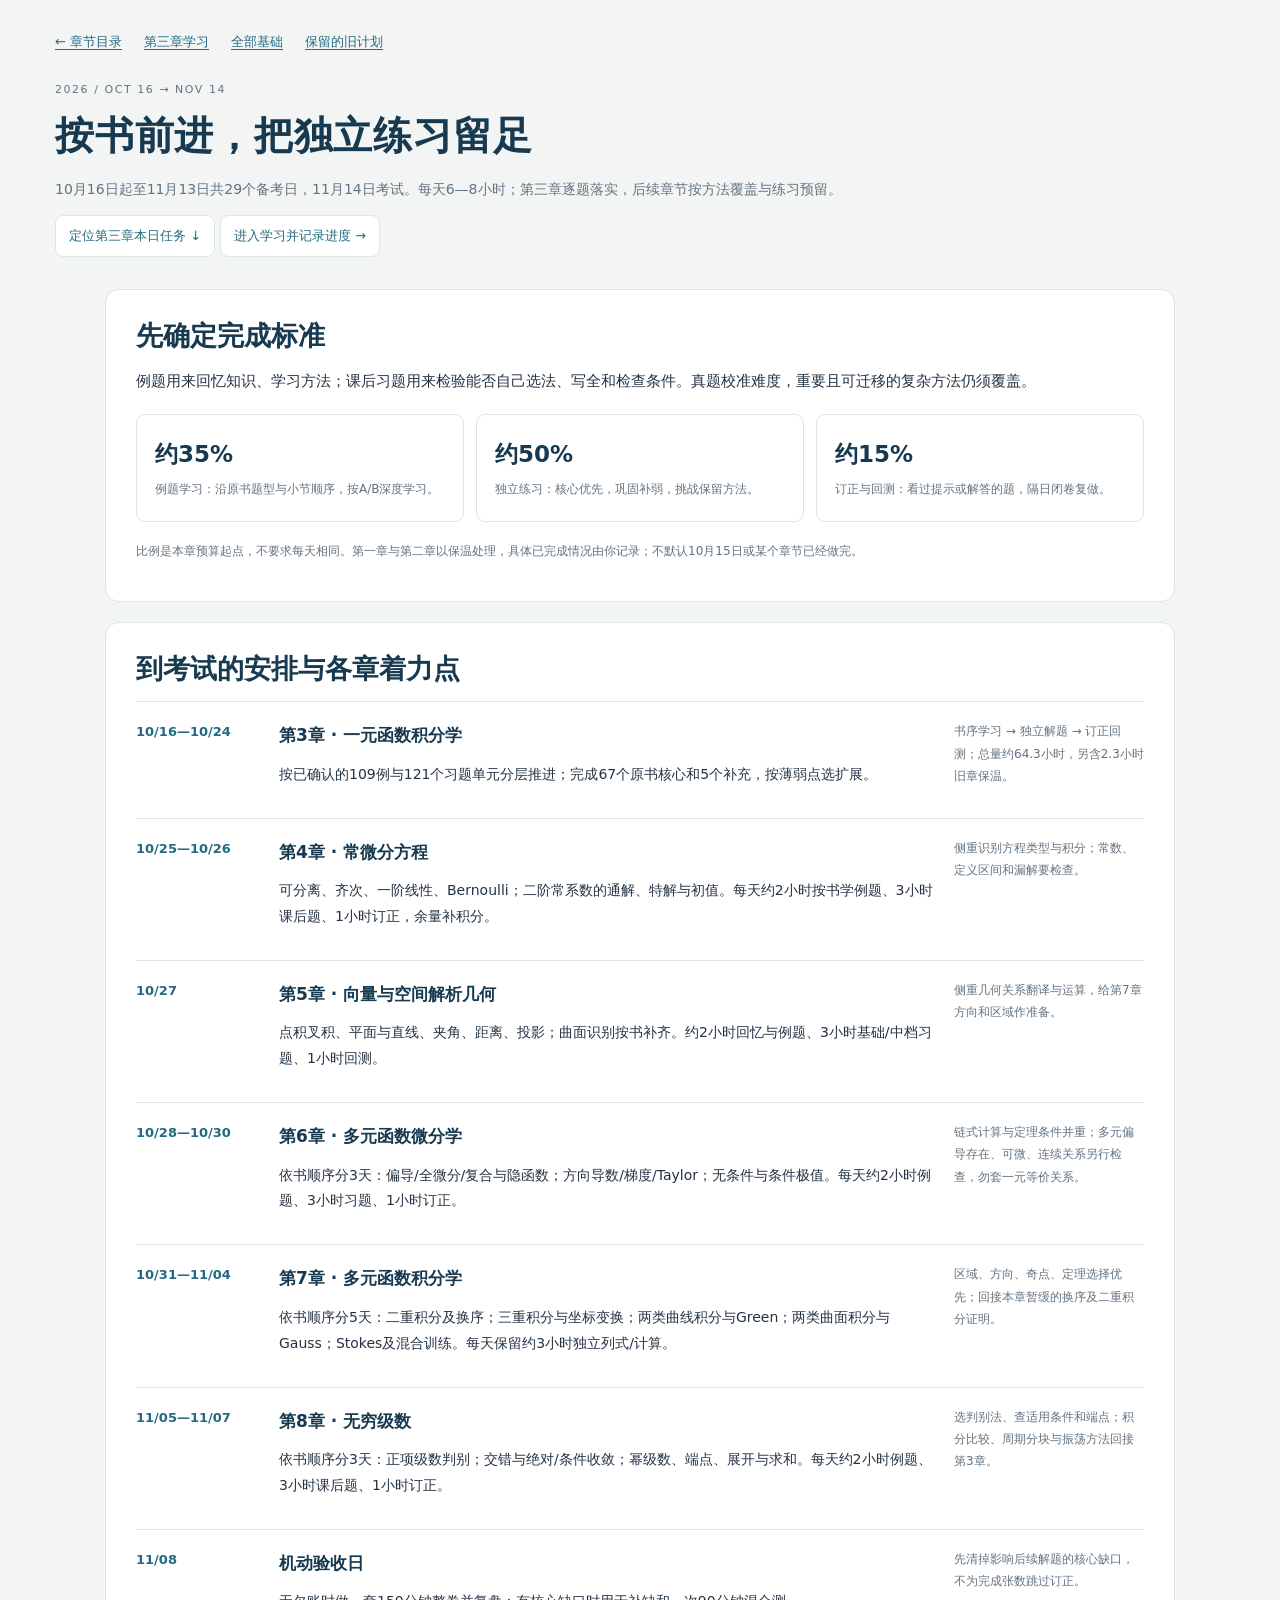
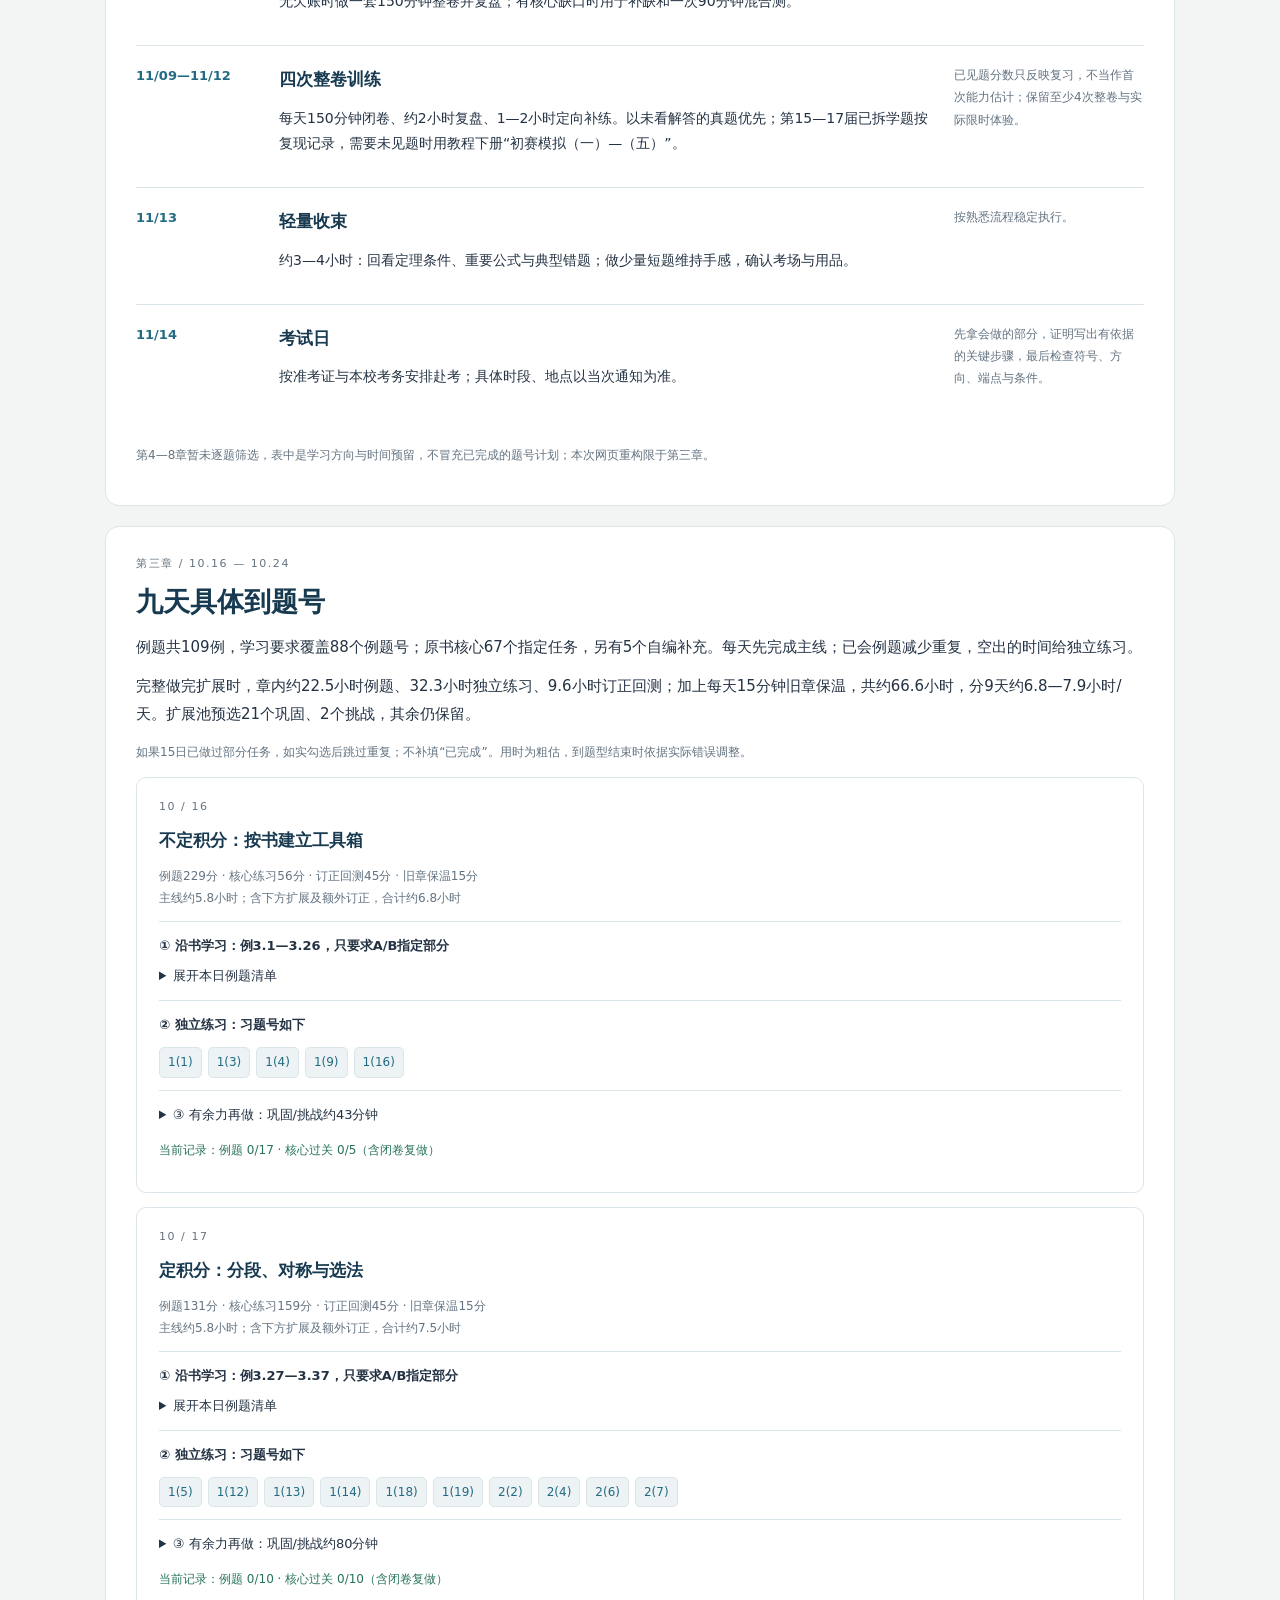
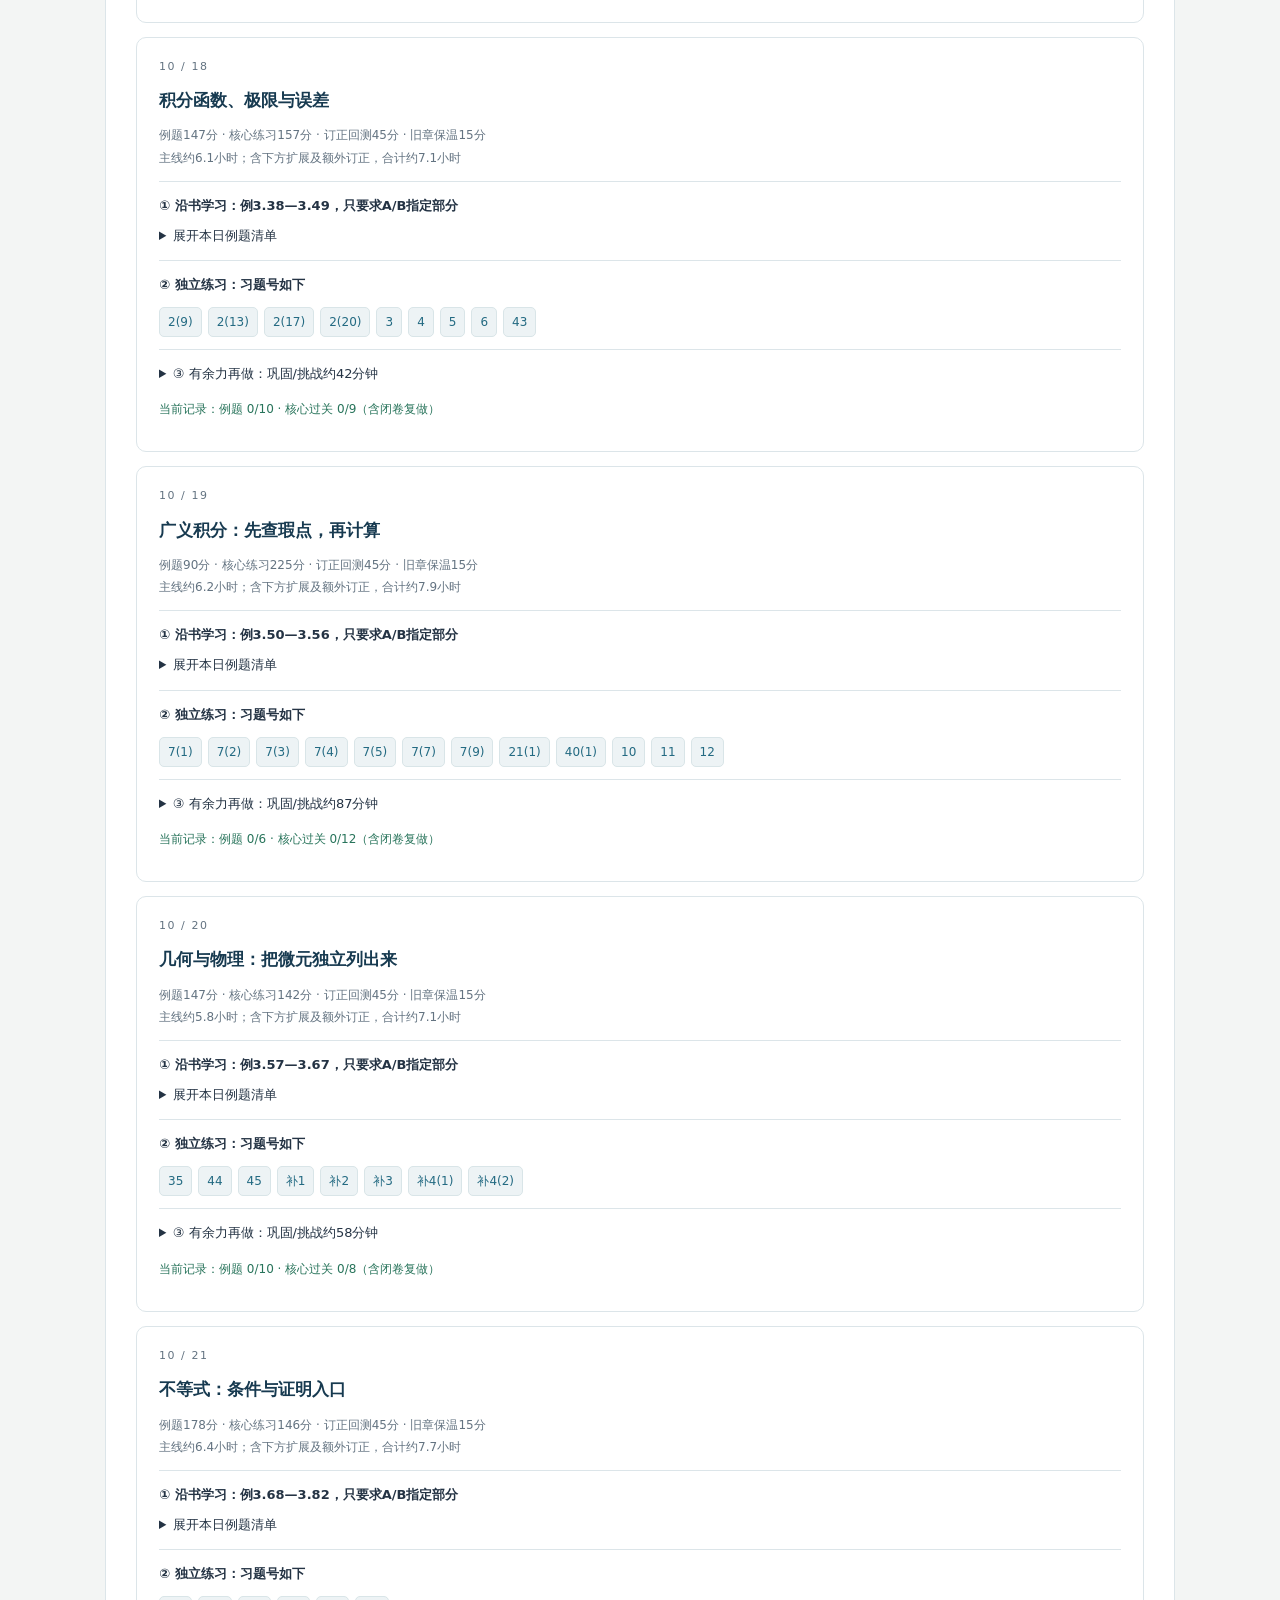
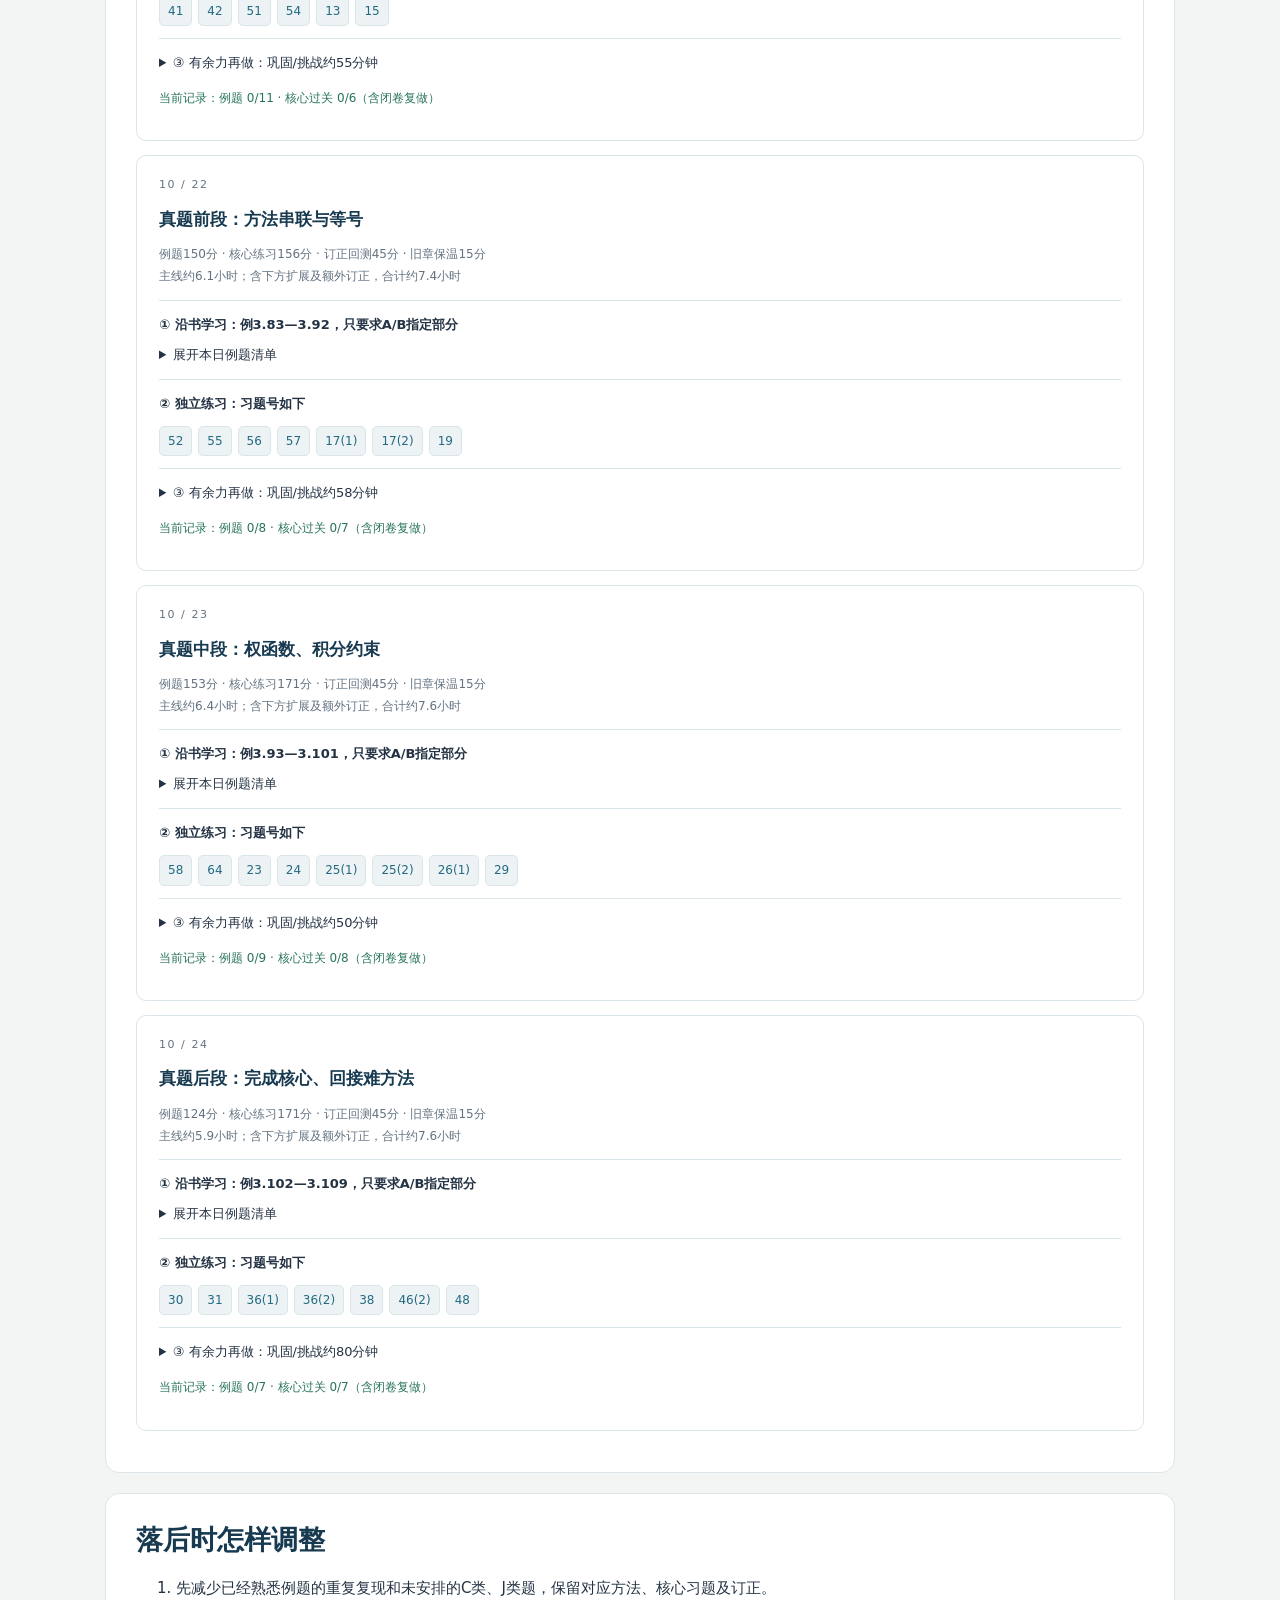
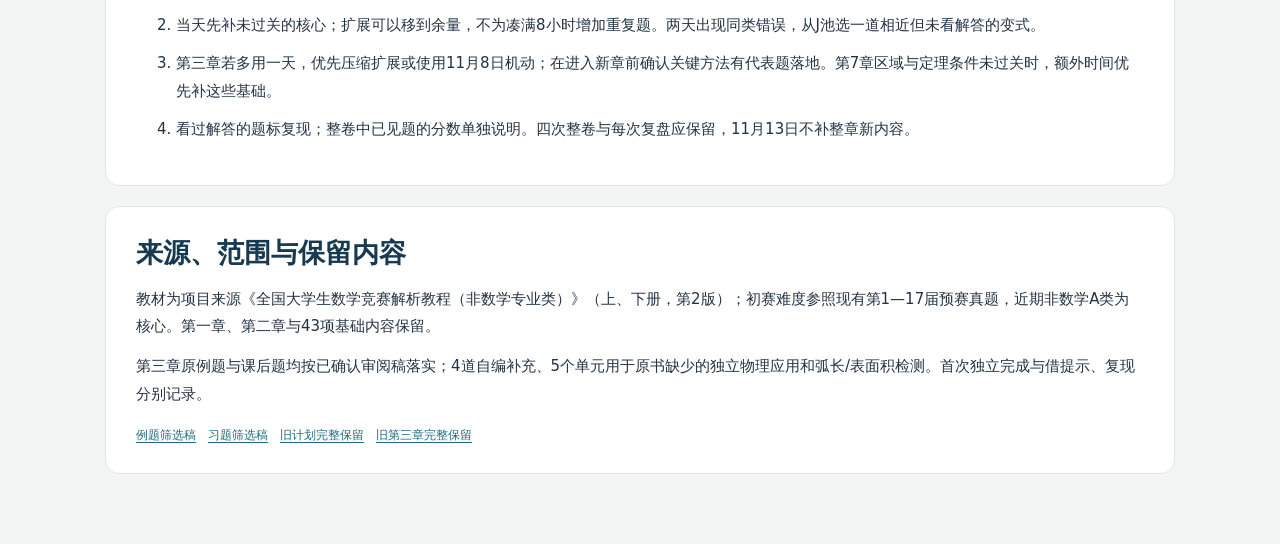
<file: plan/2026-10-16.html>
<!doctype html><html lang="zh-CN"><head><meta charset="utf-8"><meta name="viewport" content="width=device-width,initial-scale=1"><meta name="description" content="沿竞赛书题型顺序复习；例题分层、课后习题独立检验、按需补基础。"><title>10月16日—11月14日｜按竞赛书复习计划</title><link rel="stylesheet" href="../css/chapter-03-study.css"><link rel="stylesheet" href="../css/foundations.css"><script defer src="../js/chapter-03-study.js"></script></head><body>
<header class="top"><nav><a href="../index.html">← 章节目录</a><a href="../chapters/03-一元函数积分学/index.html">第三章学习</a><a href="../foundations/index.html">全部基础</a><a href="previous.html">保留的旧计划</a></nav><p class="eyebrow">2026 / OCT 16 → NOV 14</p><h1>按书前进，把独立练习留足</h1><p class="hero-note">10月16日起至11月13日共29个备考日，11月14日考试。每天6—8小时；第三章逐题落实，后续章节按方法覆盖与练习预留。</p><p><a class="button" id="plan-today" href="#third-chapter">定位第三章本日任务 ↓</a> <a class="button" href="../chapters/03-一元函数积分学/index.html#daily">进入学习并记录进度 →</a></p></header>
<main class="plan-wrap"><section class="paper"><h2>先确定完成标准</h2><p>例题用来回忆知识、学习方法；课后习题用来检验能否自己选法、写全和检查条件。真题校准难度，重要且可迁移的复杂方法仍须覆盖。</p><div class="plan-summary"><div><b>约35%</b><span>例题学习：沿原书题型与小节顺序，按A/B深度学习。</span></div><div><b>约50%</b><span>独立练习：核心优先，巩固补弱，挑战保留方法。</span></div><div><b>约15%</b><span>订正与回测：看过提示或解答的题，隔日闭卷复做。</span></div></div><p class="small muted">比例是本章预算起点，不要求每天相同。第一章与第二章以保温处理，具体已完成情况由你记录；不默认10月15日或某个章节已经做完。</p></section>
<section class="paper"><h2>到考试的安排与各章着力点</h2><div class="phase-row"><div class="phase-date">10/16—10/24</div><div><h3>第3章 · 一元函数积分学</h3><p>按已确认的109例与121个习题单元分层推进；完成67个原书核心和5个补充，按薄弱点选扩展。</p></div><div class="phase-side">书序学习 → 独立解题 → 订正回测；总量约64.3小时，另含2.3小时旧章保温。</div></div><div class="phase-row"><div class="phase-date">10/25—10/26</div><div><h3>第4章 · 常微分方程</h3><p>可分离、齐次、一阶线性、Bernoulli；二阶常系数的通解、特解与初值。每天约2小时按书学例题、3小时课后题、1小时订正，余量补积分。</p></div><div class="phase-side">侧重识别方程类型与积分；常数、定义区间和漏解要检查。</div></div><div class="phase-row"><div class="phase-date">10/27</div><div><h3>第5章 · 向量与空间解析几何</h3><p>点积叉积、平面与直线、夹角、距离、投影；曲面识别按书补齐。约2小时回忆与例题、3小时基础/中档习题、1小时回测。</p></div><div class="phase-side">侧重几何关系翻译与运算，给第7章方向和区域作准备。</div></div><div class="phase-row"><div class="phase-date">10/28—10/30</div><div><h3>第6章 · 多元函数微分学</h3><p>依书顺序分3天：偏导/全微分/复合与隐函数；方向导数/梯度/Taylor；无条件与条件极值。每天约2小时例题、3小时习题、1小时订正。</p></div><div class="phase-side">链式计算与定理条件并重；多元偏导存在、可微、连续关系另行检查，勿套一元等价关系。</div></div><div class="phase-row"><div class="phase-date">10/31—11/04</div><div><h3>第7章 · 多元函数积分学</h3><p>依书顺序分5天：二重积分及换序；三重积分与坐标变换；两类曲线积分与Green；两类曲面积分与Gauss；Stokes及混合训练。每天保留约3小时独立列式/计算。</p></div><div class="phase-side">区域、方向、奇点、定理选择优先；回接本章暂缓的换序及二重积分证明。</div></div><div class="phase-row"><div class="phase-date">11/05—11/07</div><div><h3>第8章 · 无穷级数</h3><p>依书顺序分3天：正项级数判别；交错与绝对/条件收敛；幂级数、端点、展开与求和。每天约2小时例题、3小时课后题、1小时订正。</p></div><div class="phase-side">选判别法、查适用条件和端点；积分比较、周期分块与振荡方法回接第3章。</div></div><div class="phase-row"><div class="phase-date">11/08</div><div><h3>机动验收日</h3><p>无欠账时做一套150分钟整卷并复盘；有核心缺口时用于补缺和一次90分钟混合测。</p></div><div class="phase-side">先清掉影响后续解题的核心缺口，不为完成张数跳过订正。</div></div><div class="phase-row"><div class="phase-date">11/09—11/12</div><div><h3>四次整卷训练</h3><p>每天150分钟闭卷、约2小时复盘、1—2小时定向补练。以未看解答的真题优先；第15—17届已拆学题按复现记录，需要未见题时用教程下册“初赛模拟（一）—（五）”。</p></div><div class="phase-side">已见题分数只反映复习，不当作首次能力估计；保留至少4次整卷与实际限时体验。</div></div><div class="phase-row"><div class="phase-date">11/13</div><div><h3>轻量收束</h3><p>约3—4小时：回看定理条件、重要公式与典型错题；做少量短题维持手感，确认考场与用品。</p></div><div class="phase-side">按熟悉流程稳定执行。</div></div><div class="phase-row"><div class="phase-date">11/14</div><div><h3>考试日</h3><p>按准考证与本校考务安排赴考；具体时段、地点以当次通知为准。</p></div><div class="phase-side">先拿会做的部分，证明写出有依据的关键步骤，最后检查符号、方向、端点与条件。</div></div><p class="footer-note">第4—8章暂未逐题筛选，表中是学习方向与时间预留，不冒充已完成的题号计划；本次网页重构限于第三章。</p></section>
<section class="paper" id="third-chapter"><p class="eyebrow">第三章 / 10.16 — 10.24</p><h2>九天具体到题号</h2><p>例题共109例，学习要求覆盖88个例题号；原书核心67个指定任务，另有5个自编补充。每天先完成主线；已会例题减少重复，空出的时间给独立练习。</p><p>完整做完扩展时，章内约22.5小时例题、32.3小时独立练习、9.6小时订正回测；加上每天15分钟旧章保温，共约66.6小时，分9天约6.8—7.9小时/天。扩展池预选21个巩固、2个挑战，其余仍保留。</p><p class="small muted">如果15日已做过部分任务，如实勾选后跳过重复；不补填“已完成”。用时为粗估，到题型结束时依据实际错误调整。</p><article class="day-card" id="day-2026-10-16" data-day-date="2026-10-16"><div class="eyebrow">10 / 16</div><h3>不定积分：按书建立工具箱</h3><p class="day-meta">例题229分 · 核心练习56分 · 订正回测45分 · 旧章保温15分<br>主线约5.8小时；含下方扩展及额外订正，合计约6.8小时</p><div class="day-group"><h4>① 沿书学习：例3.1—3.26，只要求A/B指定部分</h4><details><summary>展开本日例题清单</summary><div class="chips"><a class="chip" href="../chapters/03-一元函数积分学/index.html#example-3-1">例3.1</a><a class="chip" href="../chapters/03-一元函数积分学/index.html#example-3-3">例3.3</a><a class="chip" href="../chapters/03-一元函数积分学/index.html#example-3-5">例3.5</a><a class="chip" href="../chapters/03-一元函数积分学/index.html#example-3-6">例3.6</a><a class="chip" href="../chapters/03-一元函数积分学/index.html#example-3-8">例3.8</a><a class="chip" href="../chapters/03-一元函数积分学/index.html#example-3-9">例3.9</a><a class="chip" href="../chapters/03-一元函数积分学/index.html#example-3-10">例3.10</a><a class="chip" href="../chapters/03-一元函数积分学/index.html#example-3-11">例3.11</a><a class="chip" href="../chapters/03-一元函数积分学/index.html#example-3-12">例3.12</a><a class="chip" href="../chapters/03-一元函数积分学/index.html#example-3-13">例3.13</a><a class="chip" href="../chapters/03-一元函数积分学/index.html#example-3-14">例3.14</a><a class="chip" href="../chapters/03-一元函数积分学/index.html#example-3-18">例3.18</a><a class="chip" href="../chapters/03-一元函数积分学/index.html#example-3-19">例3.19</a><a class="chip" href="../chapters/03-一元函数积分学/index.html#example-3-21">例3.21</a><a class="chip" href="../chapters/03-一元函数积分学/index.html#example-3-23">例3.23</a><a class="chip" href="../chapters/03-一元函数积分学/index.html#example-3-24">例3.24</a><a class="chip" href="../chapters/03-一元函数积分学/index.html#example-3-25">例3.25</a></div></details></div><div class="day-group"><h4>② 独立练习：习题号如下</h4><div class="chips"><a class="chip" href="../chapters/03-一元函数积分学/index.html#exercise-1-1">1(1)</a><a class="chip" href="../chapters/03-一元函数积分学/index.html#exercise-1-3">1(3)</a><a class="chip" href="../chapters/03-一元函数积分学/index.html#exercise-1-4">1(4)</a><a class="chip" href="../chapters/03-一元函数积分学/index.html#exercise-1-9">1(9)</a><a class="chip" href="../chapters/03-一元函数积分学/index.html#exercise-1-16">1(16)</a></div></div><details class="day-group"><summary>③ 有余力再做：巩固/挑战约43分钟</summary><div class="chips"><a class="chip" href="../chapters/03-一元函数积分学/index.html#exercise-1-2">1(2)</a><a class="chip" href="../chapters/03-一元函数积分学/index.html#exercise-1-6">1(6)</a><a class="chip" href="../chapters/03-一元函数积分学/index.html#exercise-1-11">1(11)</a></div><p class="small">不是当天全部必做；核心卡住时优先补弱。额外订正/回测预留20分钟。</p></details><p class="day-done" id="progress-2026-10-16">尚无本页进度记录</p></article><article class="day-card" id="day-2026-10-17" data-day-date="2026-10-17"><div class="eyebrow">10 / 17</div><h3>定积分：分段、对称与选法</h3><p class="day-meta">例题131分 · 核心练习159分 · 订正回测45分 · 旧章保温15分<br>主线约5.8小时；含下方扩展及额外订正，合计约7.5小时</p><div class="day-group"><h4>① 沿书学习：例3.27—3.37，只要求A/B指定部分</h4><details><summary>展开本日例题清单</summary><div class="chips"><a class="chip" href="../chapters/03-一元函数积分学/index.html#example-3-27">例3.27</a><a class="chip" href="../chapters/03-一元函数积分学/index.html#example-3-28">例3.28</a><a class="chip" href="../chapters/03-一元函数积分学/index.html#example-3-29">例3.29</a><a class="chip" href="../chapters/03-一元函数积分学/index.html#example-3-30">例3.30</a><a class="chip" href="../chapters/03-一元函数积分学/index.html#example-3-32">例3.32</a><a class="chip" href="../chapters/03-一元函数积分学/index.html#example-3-33">例3.33</a><a class="chip" href="../chapters/03-一元函数积分学/index.html#example-3-34">例3.34</a><a class="chip" href="../chapters/03-一元函数积分学/index.html#example-3-35">例3.35</a><a class="chip" href="../chapters/03-一元函数积分学/index.html#example-3-36">例3.36</a><a class="chip" href="../chapters/03-一元函数积分学/index.html#example-3-37">例3.37</a></div></details></div><div class="day-group"><h4>② 独立练习：习题号如下</h4><div class="chips"><a class="chip" href="../chapters/03-一元函数积分学/index.html#exercise-1-5">1(5)</a><a class="chip" href="../chapters/03-一元函数积分学/index.html#exercise-1-12">1(12)</a><a class="chip" href="../chapters/03-一元函数积分学/index.html#exercise-1-13">1(13)</a><a class="chip" href="../chapters/03-一元函数积分学/index.html#exercise-1-14">1(14)</a><a class="chip" href="../chapters/03-一元函数积分学/index.html#exercise-1-18">1(18)</a><a class="chip" href="../chapters/03-一元函数积分学/index.html#exercise-1-19">1(19)</a><a class="chip" href="../chapters/03-一元函数积分学/index.html#exercise-2-2">2(2)</a><a class="chip" href="../chapters/03-一元函数积分学/index.html#exercise-2-4">2(4)</a><a class="chip" href="../chapters/03-一元函数积分学/index.html#exercise-2-6">2(6)</a><a class="chip" href="../chapters/03-一元函数积分学/index.html#exercise-2-7">2(7)</a></div></div><details class="day-group"><summary>③ 有余力再做：巩固/挑战约80分钟</summary><div class="chips"><a class="chip" href="../chapters/03-一元函数积分学/index.html#exercise-1-20">1(20)</a><a class="chip" href="../chapters/03-一元函数积分学/index.html#exercise-2-5">2(5)</a><a class="chip" href="../chapters/03-一元函数积分学/index.html#exercise-2-8">2(8)</a><a class="chip" href="../chapters/03-一元函数积分学/index.html#exercise-2-14">2(14)</a></div><p class="small">不是当天全部必做；核心卡住时优先补弱。额外订正/回测预留20分钟。</p></details><p class="day-done" id="progress-2026-10-17">尚无本页进度记录</p></article><article class="day-card" id="day-2026-10-18" data-day-date="2026-10-18"><div class="eyebrow">10 / 18</div><h3>积分函数、极限与误差</h3><p class="day-meta">例题147分 · 核心练习157分 · 订正回测45分 · 旧章保温15分<br>主线约6.1小时；含下方扩展及额外订正，合计约7.1小时</p><div class="day-group"><h4>① 沿书学习：例3.38—3.49，只要求A/B指定部分</h4><details><summary>展开本日例题清单</summary><div class="chips"><a class="chip" href="../chapters/03-一元函数积分学/index.html#example-3-38">例3.38</a><a class="chip" href="../chapters/03-一元函数积分学/index.html#example-3-39">例3.39</a><a class="chip" href="../chapters/03-一元函数积分学/index.html#example-3-40">例3.40</a><a class="chip" href="../chapters/03-一元函数积分学/index.html#example-3-41">例3.41</a><a class="chip" href="../chapters/03-一元函数积分学/index.html#example-3-42">例3.42</a><a class="chip" href="../chapters/03-一元函数积分学/index.html#example-3-44">例3.44</a><a class="chip" href="../chapters/03-一元函数积分学/index.html#example-3-45">例3.45</a><a class="chip" href="../chapters/03-一元函数积分学/index.html#example-3-47">例3.47</a><a class="chip" href="../chapters/03-一元函数积分学/index.html#example-3-48">例3.48</a><a class="chip" href="../chapters/03-一元函数积分学/index.html#example-3-49">例3.49</a></div></details></div><div class="day-group"><h4>② 独立练习：习题号如下</h4><div class="chips"><a class="chip" href="../chapters/03-一元函数积分学/index.html#exercise-2-9">2(9)</a><a class="chip" href="../chapters/03-一元函数积分学/index.html#exercise-2-13">2(13)</a><a class="chip" href="../chapters/03-一元函数积分学/index.html#exercise-2-17">2(17)</a><a class="chip" href="../chapters/03-一元函数积分学/index.html#exercise-2-20">2(20)</a><a class="chip" href="../chapters/03-一元函数积分学/index.html#exercise-3">3</a><a class="chip" href="../chapters/03-一元函数积分学/index.html#exercise-4">4</a><a class="chip" href="../chapters/03-一元函数积分学/index.html#exercise-5">5</a><a class="chip" href="../chapters/03-一元函数积分学/index.html#exercise-6">6</a><a class="chip" href="../chapters/03-一元函数积分学/index.html#exercise-43">43</a></div></div><details class="day-group"><summary>③ 有余力再做：巩固/挑战约42分钟</summary><div class="chips"><a class="chip" href="../chapters/03-一元函数积分学/index.html#exercise-33">33</a><a class="chip" href="../chapters/03-一元函数积分学/index.html#exercise-37">37</a></div><p class="small">不是当天全部必做；核心卡住时优先补弱。额外订正/回测预留20分钟。</p></details><p class="day-done" id="progress-2026-10-18">尚无本页进度记录</p></article><article class="day-card" id="day-2026-10-19" data-day-date="2026-10-19"><div class="eyebrow">10 / 19</div><h3>广义积分：先查瑕点，再计算</h3><p class="day-meta">例题90分 · 核心练习225分 · 订正回测45分 · 旧章保温15分<br>主线约6.2小时；含下方扩展及额外订正，合计约7.9小时</p><div class="day-group"><h4>① 沿书学习：例3.50—3.56，只要求A/B指定部分</h4><details><summary>展开本日例题清单</summary><div class="chips"><a class="chip" href="../chapters/03-一元函数积分学/index.html#example-3-50">例3.50</a><a class="chip" href="../chapters/03-一元函数积分学/index.html#example-3-52">例3.52</a><a class="chip" href="../chapters/03-一元函数积分学/index.html#example-3-53">例3.53</a><a class="chip" href="../chapters/03-一元函数积分学/index.html#example-3-54">例3.54</a><a class="chip" href="../chapters/03-一元函数积分学/index.html#example-3-55">例3.55</a><a class="chip" href="../chapters/03-一元函数积分学/index.html#example-3-56">例3.56</a></div></details></div><div class="day-group"><h4>② 独立练习：习题号如下</h4><div class="chips"><a class="chip" href="../chapters/03-一元函数积分学/index.html#exercise-7-1">7(1)</a><a class="chip" href="../chapters/03-一元函数积分学/index.html#exercise-7-2">7(2)</a><a class="chip" href="../chapters/03-一元函数积分学/index.html#exercise-7-3">7(3)</a><a class="chip" href="../chapters/03-一元函数积分学/index.html#exercise-7-4">7(4)</a><a class="chip" href="../chapters/03-一元函数积分学/index.html#exercise-7-5">7(5)</a><a class="chip" href="../chapters/03-一元函数积分学/index.html#exercise-7-7">7(7)</a><a class="chip" href="../chapters/03-一元函数积分学/index.html#exercise-7-9">7(9)</a><a class="chip" href="../chapters/03-一元函数积分学/index.html#exercise-21-1">21(1)</a><a class="chip" href="../chapters/03-一元函数积分学/index.html#exercise-40-1">40(1)</a><a class="chip" href="../chapters/03-一元函数积分学/index.html#exercise-10">10</a><a class="chip" href="../chapters/03-一元函数积分学/index.html#exercise-11">11</a><a class="chip" href="../chapters/03-一元函数积分学/index.html#exercise-12">12</a></div></div><details class="day-group"><summary>③ 有余力再做：巩固/挑战约87分钟</summary><div class="chips"><a class="chip" href="../chapters/03-一元函数积分学/index.html#exercise-7-6">7(6)</a><a class="chip" href="../chapters/03-一元函数积分学/index.html#exercise-7-8">7(8)</a><a class="chip" href="../chapters/03-一元函数积分学/index.html#exercise-7-10">7(10)</a><a class="chip" href="../chapters/03-一元函数积分学/index.html#exercise-21-2">21(2)</a></div><p class="small">不是当天全部必做；核心卡住时优先补弱。额外订正/回测预留10分钟。</p></details><p class="day-done" id="progress-2026-10-19">尚无本页进度记录</p></article><article class="day-card" id="day-2026-10-20" data-day-date="2026-10-20"><div class="eyebrow">10 / 20</div><h3>几何与物理：把微元独立列出来</h3><p class="day-meta">例题147分 · 核心练习142分 · 订正回测45分 · 旧章保温15分<br>主线约5.8小时；含下方扩展及额外订正，合计约7.1小时</p><div class="day-group"><h4>① 沿书学习：例3.57—3.67，只要求A/B指定部分</h4><details><summary>展开本日例题清单</summary><div class="chips"><a class="chip" href="../chapters/03-一元函数积分学/index.html#example-3-57">例3.57</a><a class="chip" href="../chapters/03-一元函数积分学/index.html#example-3-59">例3.59</a><a class="chip" href="../chapters/03-一元函数积分学/index.html#example-3-60">例3.60</a><a class="chip" href="../chapters/03-一元函数积分学/index.html#example-3-61">例3.61</a><a class="chip" href="../chapters/03-一元函数积分学/index.html#example-3-62">例3.62</a><a class="chip" href="../chapters/03-一元函数积分学/index.html#example-3-63">例3.63</a><a class="chip" href="../chapters/03-一元函数积分学/index.html#example-3-64">例3.64</a><a class="chip" href="../chapters/03-一元函数积分学/index.html#example-3-65">例3.65</a><a class="chip" href="../chapters/03-一元函数积分学/index.html#example-3-66">例3.66</a><a class="chip" href="../chapters/03-一元函数积分学/index.html#example-3-67">例3.67</a></div></details></div><div class="day-group"><h4>② 独立练习：习题号如下</h4><div class="chips"><a class="chip" href="../chapters/03-一元函数积分学/index.html#exercise-35">35</a><a class="chip" href="../chapters/03-一元函数积分学/index.html#exercise-44">44</a><a class="chip" href="../chapters/03-一元函数积分学/index.html#exercise-45">45</a><a class="chip" href="../chapters/03-一元函数积分学/index.html#supp-1">补1</a><a class="chip" href="../chapters/03-一元函数积分学/index.html#supp-2">补2</a><a class="chip" href="../chapters/03-一元函数积分学/index.html#supp-3">补3</a><a class="chip" href="../chapters/03-一元函数积分学/index.html#supp-4-1">补4(1)</a><a class="chip" href="../chapters/03-一元函数积分学/index.html#supp-4-2">补4(2)</a></div></div><details class="day-group"><summary>③ 有余力再做：巩固/挑战约58分钟</summary><div class="chips"><a class="chip" href="../chapters/03-一元函数积分学/index.html#exercise-47">47</a><a class="chip" href="../chapters/03-一元函数积分学/index.html#exercise-39">39</a></div><p class="small">不是当天全部必做；核心卡住时优先补弱。额外订正/回测预留20分钟。</p></details><p class="day-done" id="progress-2026-10-20">尚无本页进度记录</p></article><article class="day-card" id="day-2026-10-21" data-day-date="2026-10-21"><div class="eyebrow">10 / 21</div><h3>不等式：条件与证明入口</h3><p class="day-meta">例题178分 · 核心练习146分 · 订正回测45分 · 旧章保温15分<br>主线约6.4小时；含下方扩展及额外订正，合计约7.7小时</p><div class="day-group"><h4>① 沿书学习：例3.68—3.82，只要求A/B指定部分</h4><details><summary>展开本日例题清单</summary><div class="chips"><a class="chip" href="../chapters/03-一元函数积分学/index.html#example-3-68">例3.68</a><a class="chip" href="../chapters/03-一元函数积分学/index.html#example-3-69">例3.69</a><a class="chip" href="../chapters/03-一元函数积分学/index.html#example-3-70">例3.70</a><a class="chip" href="../chapters/03-一元函数积分学/index.html#example-3-71">例3.71</a><a class="chip" href="../chapters/03-一元函数积分学/index.html#example-3-72">例3.72</a><a class="chip" href="../chapters/03-一元函数积分学/index.html#example-3-73">例3.73</a><a class="chip" href="../chapters/03-一元函数积分学/index.html#example-3-74">例3.74</a><a class="chip" href="../chapters/03-一元函数积分学/index.html#example-3-76">例3.76</a><a class="chip" href="../chapters/03-一元函数积分学/index.html#example-3-77">例3.77</a><a class="chip" href="../chapters/03-一元函数积分学/index.html#example-3-79">例3.79</a><a class="chip" href="../chapters/03-一元函数积分学/index.html#example-3-81">例3.81</a></div></details></div><div class="day-group"><h4>② 独立练习：习题号如下</h4><div class="chips"><a class="chip" href="../chapters/03-一元函数积分学/index.html#exercise-41">41</a><a class="chip" href="../chapters/03-一元函数积分学/index.html#exercise-42">42</a><a class="chip" href="../chapters/03-一元函数积分学/index.html#exercise-51">51</a><a class="chip" href="../chapters/03-一元函数积分学/index.html#exercise-54">54</a><a class="chip" href="../chapters/03-一元函数积分学/index.html#exercise-13">13</a><a class="chip" href="../chapters/03-一元函数积分学/index.html#exercise-15">15</a></div></div><details class="day-group"><summary>③ 有余力再做：巩固/挑战约55分钟</summary><div class="chips"><a class="chip" href="../chapters/03-一元函数积分学/index.html#exercise-53">53</a><a class="chip" href="../chapters/03-一元函数积分学/index.html#exercise-61">61</a></div><p class="small">不是当天全部必做；核心卡住时优先补弱。额外订正/回测预留20分钟。</p></details><p class="day-done" id="progress-2026-10-21">尚无本页进度记录</p></article><article class="day-card" id="day-2026-10-22" data-day-date="2026-10-22"><div class="eyebrow">10 / 22</div><h3>真题前段：方法串联与等号</h3><p class="day-meta">例题150分 · 核心练习156分 · 订正回测45分 · 旧章保温15分<br>主线约6.1小时；含下方扩展及额外订正，合计约7.4小时</p><div class="day-group"><h4>① 沿书学习：例3.83—3.92，只要求A/B指定部分</h4><details><summary>展开本日例题清单</summary><div class="chips"><a class="chip" href="../chapters/03-一元函数积分学/index.html#example-3-83">例3.83</a><a class="chip" href="../chapters/03-一元函数积分学/index.html#example-3-84">例3.84</a><a class="chip" href="../chapters/03-一元函数积分学/index.html#example-3-87">例3.87</a><a class="chip" href="../chapters/03-一元函数积分学/index.html#example-3-88">例3.88</a><a class="chip" href="../chapters/03-一元函数积分学/index.html#example-3-89">例3.89</a><a class="chip" href="../chapters/03-一元函数积分学/index.html#example-3-90">例3.90</a><a class="chip" href="../chapters/03-一元函数积分学/index.html#example-3-91">例3.91</a><a class="chip" href="../chapters/03-一元函数积分学/index.html#example-3-92">例3.92</a></div></details></div><div class="day-group"><h4>② 独立练习：习题号如下</h4><div class="chips"><a class="chip" href="../chapters/03-一元函数积分学/index.html#exercise-52">52</a><a class="chip" href="../chapters/03-一元函数积分学/index.html#exercise-55">55</a><a class="chip" href="../chapters/03-一元函数积分学/index.html#exercise-56">56</a><a class="chip" href="../chapters/03-一元函数积分学/index.html#exercise-57">57</a><a class="chip" href="../chapters/03-一元函数积分学/index.html#exercise-17-1">17(1)</a><a class="chip" href="../chapters/03-一元函数积分学/index.html#exercise-17-2">17(2)</a><a class="chip" href="../chapters/03-一元函数积分学/index.html#exercise-19">19</a></div></div><details class="day-group"><summary>③ 有余力再做：巩固/挑战约58分钟</summary><div class="chips"><a class="chip" href="../chapters/03-一元函数积分学/index.html#exercise-63">63</a><a class="chip" href="../chapters/03-一元函数积分学/index.html#exercise-40-2">40(2)</a></div><p class="small">不是当天全部必做；核心卡住时优先补弱。额外订正/回测预留20分钟。</p></details><p class="day-done" id="progress-2026-10-22">尚无本页进度记录</p></article><article class="day-card" id="day-2026-10-23" data-day-date="2026-10-23"><div class="eyebrow">10 / 23</div><h3>真题中段：权函数、积分约束</h3><p class="day-meta">例题153分 · 核心练习171分 · 订正回测45分 · 旧章保温15分<br>主线约6.4小时；含下方扩展及额外订正，合计约7.6小时</p><div class="day-group"><h4>① 沿书学习：例3.93—3.101，只要求A/B指定部分</h4><details><summary>展开本日例题清单</summary><div class="chips"><a class="chip" href="../chapters/03-一元函数积分学/index.html#example-3-93">例3.93</a><a class="chip" href="../chapters/03-一元函数积分学/index.html#example-3-94">例3.94</a><a class="chip" href="../chapters/03-一元函数积分学/index.html#example-3-95">例3.95</a><a class="chip" href="../chapters/03-一元函数积分学/index.html#example-3-96">例3.96</a><a class="chip" href="../chapters/03-一元函数积分学/index.html#example-3-97">例3.97</a><a class="chip" href="../chapters/03-一元函数积分学/index.html#example-3-98">例3.98</a><a class="chip" href="../chapters/03-一元函数积分学/index.html#example-3-99">例3.99</a><a class="chip" href="../chapters/03-一元函数积分学/index.html#example-3-100">例3.100</a><a class="chip" href="../chapters/03-一元函数积分学/index.html#example-3-101">例3.101</a></div></details></div><div class="day-group"><h4>② 独立练习：习题号如下</h4><div class="chips"><a class="chip" href="../chapters/03-一元函数积分学/index.html#exercise-58">58</a><a class="chip" href="../chapters/03-一元函数积分学/index.html#exercise-64">64</a><a class="chip" href="../chapters/03-一元函数积分学/index.html#exercise-23">23</a><a class="chip" href="../chapters/03-一元函数积分学/index.html#exercise-24">24</a><a class="chip" href="../chapters/03-一元函数积分学/index.html#exercise-25-1">25(1)</a><a class="chip" href="../chapters/03-一元函数积分学/index.html#exercise-25-2">25(2)</a><a class="chip" href="../chapters/03-一元函数积分学/index.html#exercise-26-1">26(1)</a><a class="chip" href="../chapters/03-一元函数积分学/index.html#exercise-29">29</a></div></div><details class="day-group"><summary>③ 有余力再做：巩固/挑战约50分钟</summary><div class="chips"><a class="chip" href="../chapters/03-一元函数积分学/index.html#exercise-25-3">25(3)</a><a class="chip" href="../chapters/03-一元函数积分学/index.html#exercise-26-2">26(2)</a></div><p class="small">不是当天全部必做；核心卡住时优先补弱。额外订正/回测预留20分钟。</p></details><p class="day-done" id="progress-2026-10-23">尚无本页进度记录</p></article><article class="day-card" id="day-2026-10-24" data-day-date="2026-10-24"><div class="eyebrow">10 / 24</div><h3>真题后段：完成核心、回接难方法</h3><p class="day-meta">例题124分 · 核心练习171分 · 订正回测45分 · 旧章保温15分<br>主线约5.9小时；含下方扩展及额外订正，合计约7.6小时</p><div class="day-group"><h4>① 沿书学习：例3.102—3.109，只要求A/B指定部分</h4><details><summary>展开本日例题清单</summary><div class="chips"><a class="chip" href="../chapters/03-一元函数积分学/index.html#example-3-102">例3.102</a><a class="chip" href="../chapters/03-一元函数积分学/index.html#example-3-103">例3.103</a><a class="chip" href="../chapters/03-一元函数积分学/index.html#example-3-104">例3.104</a><a class="chip" href="../chapters/03-一元函数积分学/index.html#example-3-106">例3.106</a><a class="chip" href="../chapters/03-一元函数积分学/index.html#example-3-107">例3.107</a><a class="chip" href="../chapters/03-一元函数积分学/index.html#example-3-108">例3.108</a><a class="chip" href="../chapters/03-一元函数积分学/index.html#example-3-109">例3.109</a></div></details></div><div class="day-group"><h4>② 独立练习：习题号如下</h4><div class="chips"><a class="chip" href="../chapters/03-一元函数积分学/index.html#exercise-30">30</a><a class="chip" href="../chapters/03-一元函数积分学/index.html#exercise-31">31</a><a class="chip" href="../chapters/03-一元函数积分学/index.html#exercise-36-1">36(1)</a><a class="chip" href="../chapters/03-一元函数积分学/index.html#exercise-36-2">36(2)</a><a class="chip" href="../chapters/03-一元函数积分学/index.html#exercise-38">38</a><a class="chip" href="../chapters/03-一元函数积分学/index.html#exercise-46-2">46(2)</a><a class="chip" href="../chapters/03-一元函数积分学/index.html#exercise-48">48</a></div></div><details class="day-group"><summary>③ 有余力再做：巩固/挑战约80分钟</summary><div class="chips"><a class="chip" href="../chapters/03-一元函数积分学/index.html#exercise-62">62</a><a class="chip" href="../chapters/03-一元函数积分学/index.html#exercise-66">66</a></div><p class="small">不是当天全部必做；核心卡住时优先补弱。额外订正/回测预留20分钟。</p></details><p class="day-done" id="progress-2026-10-24">尚无本页进度记录</p></article></section>
<section class="paper"><h2>落后时怎样调整</h2><ol class="rule-list"><li>先减少已经熟悉例题的重复复现和未安排的C类、J类题，保留对应方法、核心习题及订正。</li><li>当天先补未过关的核心；扩展可以移到余量，不为凑满8小时增加重复题。两天出现同类错误，从J池选一道相近但未看解答的变式。</li><li>第三章若多用一天，优先压缩扩展或使用11月8日机动；在进入新章前确认关键方法有代表题落地。第7章区域与定理条件未过关时，额外时间优先补这些基础。</li><li>看过解答的题标复现；整卷中已见题的分数单独说明。四次整卷与每次复盘应保留，11月13日不补整章新内容。</li></ol></section>
<section class="paper" id="sources"><h2>来源、范围与保留内容</h2><p>教材为项目来源《全国大学生数学竞赛解析教程（非数学专业类）》（上、下册，第2版）；初赛难度参照现有第1—17届预赛真题，近期非数学A类为核心。第一章、第二章与43项基础内容保留。</p><p>第三章原例题与课后题均按已确认审阅稿落实；4道自编补充、5个单元用于原书缺少的独立物理应用和弧长/表面积检测。首次独立完成与借提示、复现分别记录。</p><div class="review-links"><a href="../review/第三章-例题筛选-审阅稿.md">例题筛选稿</a><a href="../review/第三章-课后习题筛选-审阅稿.md">习题筛选稿</a><a href="previous.html">旧计划完整保留</a><a href="../chapters/03-一元函数积分学/previous.html">旧第三章完整保留</a></div></section></main><script type="application/json" id="plan-data">{"days":[{"date":"2026-10-16","title":"不定积分：按书建立工具箱","example_range":[1,26],"examples":["3.1","3.3","3.5","3.6","3.8","3.9","3.10","3.11","3.12","3.13","3.14","3.18","3.19","3.21","3.23","3.24","3.25"],"core":["1(1)","1(3)","1(4)","1(9)","1(16)"],"supplements":[],"extra":["1(2)","1(6)","1(11)"],"example_minutes":229,"exercise_minutes":56,"extra_minutes":43,"review_minutes":45,"warmup_minutes":15,"extra_review_minutes":20,"main_minutes":345,"total_minutes":408},{"date":"2026-10-17","title":"定积分：分段、对称与选法","example_range":[27,37],"examples":["3.27","3.28","3.29","3.30","3.32","3.33","3.34","3.35","3.36","3.37"],"core":["1(5)","1(12)","1(13)","1(14)","1(18)","1(19)","2(2)","2(4)","2(6)","2(7)"],"supplements":[],"extra":["1(20)","2(5)","2(8)","2(14)"],"example_minutes":131,"exercise_minutes":159,"extra_minutes":80,"review_minutes":45,"warmup_minutes":15,"extra_review_minutes":20,"main_minutes":350,"total_minutes":450},{"date":"2026-10-18","title":"积分函数、极限与误差","example_range":[38,49],"examples":["3.38","3.39","3.40","3.41","3.42","3.44","3.45","3.47","3.48","3.49"],"core":["2(9)","2(13)","2(17)","2(20)","3","4","5","6","43"],"supplements":[],"extra":["33","37"],"example_minutes":147,"exercise_minutes":157,"extra_minutes":42,"review_minutes":45,"warmup_minutes":15,"extra_review_minutes":20,"main_minutes":364,"total_minutes":426},{"date":"2026-10-19","title":"广义积分：先查瑕点，再计算","example_range":[50,56],"examples":["3.50","3.52","3.53","3.54","3.55","3.56"],"core":["7(1)","7(2)","7(3)","7(4)","7(5)","7(7)","7(9)","21(1)","40(1)","10","11","12"],"supplements":[],"extra":["7(6)","7(8)","7(10)","21(2)"],"example_minutes":90,"exercise_minutes":225,"extra_minutes":87,"review_minutes":45,"warmup_minutes":15,"extra_review_minutes":10,"main_minutes":375,"total_minutes":472},{"date":"2026-10-20","title":"几何与物理：把微元独立列出来","example_range":[57,67],"examples":["3.57","3.59","3.60","3.61","3.62","3.63","3.64","3.65","3.66","3.67"],"core":["35","44","45"],"supplements":["补1","补2","补3","补4(1)","补4(2)"],"extra":["47","39"],"example_minutes":147,"exercise_minutes":142,"extra_minutes":58,"review_minutes":45,"warmup_minutes":15,"extra_review_minutes":20,"main_minutes":349,"total_minutes":427},{"date":"2026-10-21","title":"不等式：条件与证明入口","example_range":[68,82],"examples":["3.68","3.69","3.70","3.71","3.72","3.73","3.74","3.76","3.77","3.79","3.81"],"core":["41","42","51","54","13","15"],"supplements":[],"extra":["53","61"],"example_minutes":178,"exercise_minutes":146,"extra_minutes":55,"review_minutes":45,"warmup_minutes":15,"extra_review_minutes":20,"main_minutes":384,"total_minutes":459},{"date":"2026-10-22","title":"真题前段：方法串联与等号","example_range":[83,92],"examples":["3.83","3.84","3.87","3.88","3.89","3.90","3.91","3.92"],"core":["52","55","56","57","17(1)","17(2)","19"],"supplements":[],"extra":["63","40(2)"],"example_minutes":150,"exercise_minutes":156,"extra_minutes":58,"review_minutes":45,"warmup_minutes":15,"extra_review_minutes":20,"main_minutes":366,"total_minutes":444},{"date":"2026-10-23","title":"真题中段：权函数、积分约束","example_range":[93,101],"examples":["3.93","3.94","3.95","3.96","3.97","3.98","3.99","3.100","3.101"],"core":["58","64","23","24","25(1)","25(2)","26(1)","29"],"supplements":[],"extra":["25(3)","26(2)"],"example_minutes":153,"exercise_minutes":171,"extra_minutes":50,"review_minutes":45,"warmup_minutes":15,"extra_review_minutes":20,"main_minutes":384,"total_minutes":454},{"date":"2026-10-24","title":"真题后段：完成核心、回接难方法","example_range":[102,109],"examples":["3.102","3.103","3.104","3.106","3.107","3.108","3.109"],"core":["30","31","36(1)","36(2)","38","46(2)","48"],"supplements":[],"extra":["62","66"],"example_minutes":124,"exercise_minutes":171,"extra_minutes":80,"review_minutes":45,"warmup_minutes":15,"extra_review_minutes":20,"main_minutes":355,"total_minutes":455}]}</script></body></html>
</file>
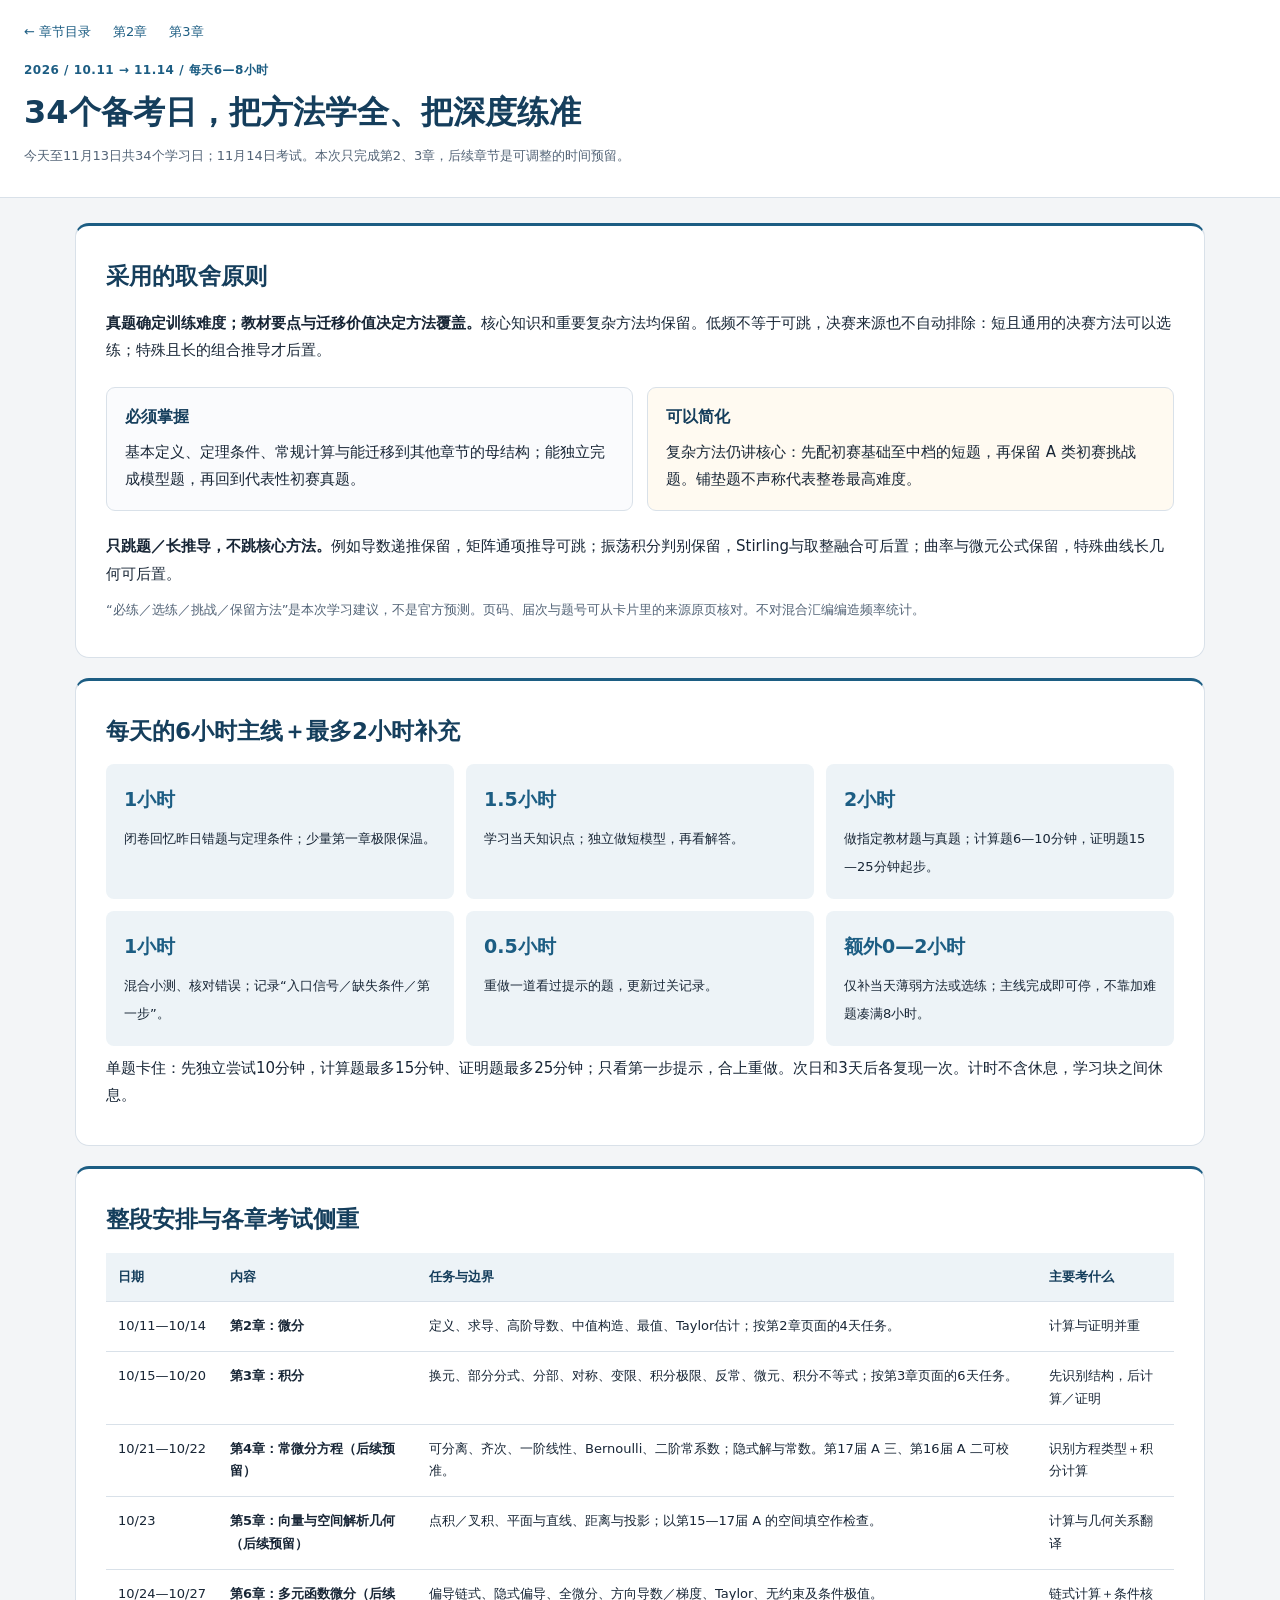
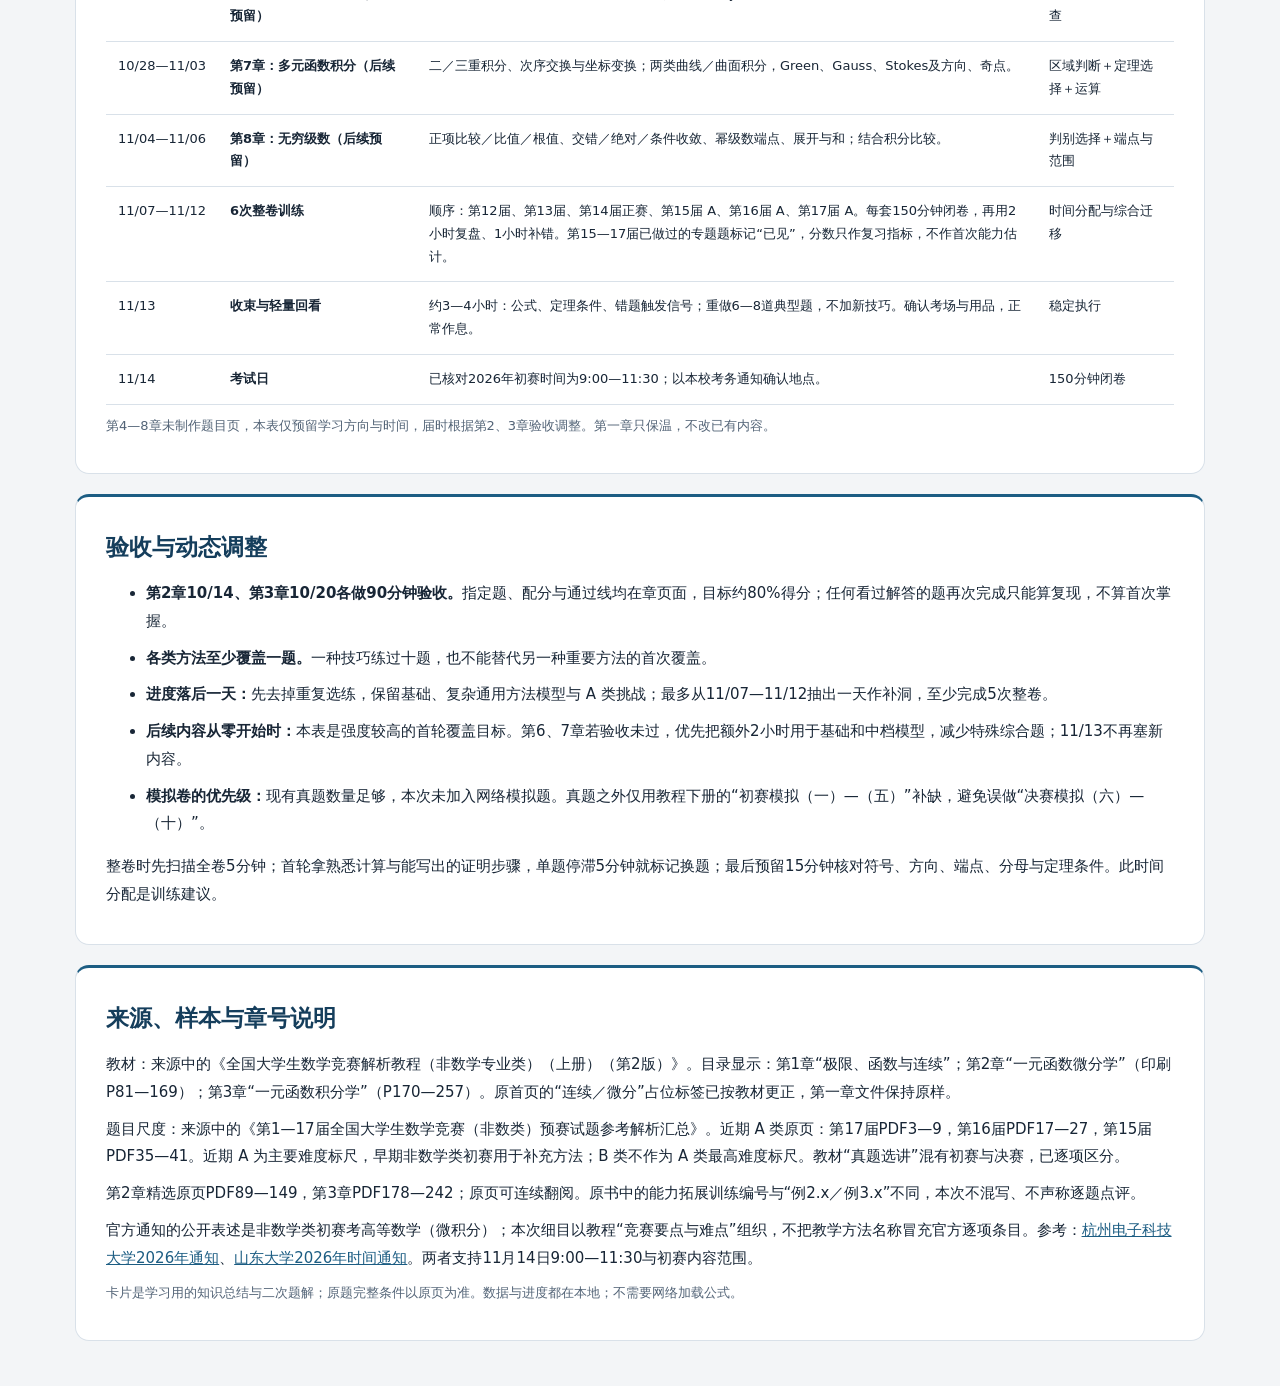
<file: plan/previous.html>
<!DOCTYPE html><html lang="zh-CN"><head><meta charset="UTF-8"><meta name="viewport" content="width=device-width, initial-scale=1"><title>10月11日—11月14日 · 非数学A初赛学习方案</title><link rel="stylesheet" href="../css/prelim.css"><script>window.MathJax={tex:{inlineMath:[['\\(','\\)']],displayMath:[['\\[','\\]']],processEscapes:true},svg:{fontCache:'local'}};</script><script defer src="../js/vendor/mathjax/tex-svg.js"></script></head><body><header class="site-head"><nav><a href="../index.html">← 章节目录</a><a href="../chapters/02-一元函数微分学/index.html">第2章</a><a href="../chapters/03-一元函数积分学/index.html">第3章</a></nav><p class="kicker">2026 / 10.11 → 11.14 / 每天6—8小时</p><h1>34个备考日，把方法学全、把深度练准</h1><p class="muted">今天至11月13日共34个学习日；11月14日考试。本次只完成第2、3章，后续章节是可调整的时间预留。</p></header><main class="plan-page">
<section class="overview"><h2>采用的取舍原则</h2><p><b>真题确定训练难度；教材要点与迁移价值决定方法覆盖。</b>核心知识和重要复杂方法均保留。低频不等于可跳，决赛来源也不自动排除：短且通用的决赛方法可以选练；特殊且长的组合推导才后置。</p><div class="gates"><section class="note"><h3>必须掌握</h3><p>基本定义、定理条件、常规计算与能迁移到其他章节的母结构；能独立完成模型题，再回到代表性初赛真题。</p></section><section class="note"><h3>可以简化</h3><p>复杂方法仍讲核心：先配初赛基础至中档的短题，再保留 A 类初赛挑战题。铺垫题不声称代表整卷最高难度。</p></section></div><p><b>只跳题／长推导，不跳核心方法。</b>例如导数递推保留，矩阵通项推导可跳；振荡积分判别保留，Stirling与取整融合可后置；曲率与微元公式保留，特殊曲线长几何可后置。</p><p class="muted">“必练／选练／挑战／保留方法”是本次学习建议，不是官方预测。页码、届次与题号可从卡片里的来源原页核对。不对混合汇编编造频率统计。</p></section>
<section class="overview"><h2>每天的6小时主线＋最多2小时补充</h2><div class="day-blocks"><div><b>1小时</b><span>闭卷回忆昨日错题与定理条件；少量第一章极限保温。</span></div><div><b>1.5小时</b><span>学习当天知识点；独立做短模型，再看解答。</span></div><div><b>2小时</b><span>做指定教材题与真题；计算题6—10分钟，证明题15—25分钟起步。</span></div><div><b>1小时</b><span>混合小测、核对错误；记录“入口信号／缺失条件／第一步”。</span></div><div><b>0.5小时</b><span>重做一道看过提示的题，更新过关记录。</span></div><div><b>额外0—2小时</b><span>仅补当天薄弱方法或选练；主线完成即可停，不靠加难题凑满8小时。</span></div></div><p>单题卡住：先独立尝试10分钟，计算题最多15分钟、证明题最多25分钟；只看第一步提示，合上重做。次日和3天后各复现一次。计时不含休息，学习块之间休息。</p></section>
<section class="overview"><h2>整段安排与各章考试侧重</h2><div class="table-scroll"><table><thead><tr><th>日期</th><th>内容</th><th>任务与边界</th><th>主要考什么</th></tr></thead><tbody><tr><td>10/11—10/14</td><td><b>第2章：微分</b></td><td>定义、求导、高阶导数、中值构造、最值、Taylor估计；按第2章页面的4天任务。</td><td>计算与证明并重</td></tr><tr><td>10/15—10/20</td><td><b>第3章：积分</b></td><td>换元、部分分式、分部、对称、变限、积分极限、反常、微元、积分不等式；按第3章页面的6天任务。</td><td>先识别结构，后计算／证明</td></tr><tr><td>10/21—10/22</td><td><b>第4章：常微分方程（后续预留）</b></td><td>可分离、齐次、一阶线性、Bernoulli、二阶常系数；隐式解与常数。第17届 A 三、第16届 A 二可校准。</td><td>识别方程类型＋积分计算</td></tr><tr><td>10/23</td><td><b>第5章：向量与空间解析几何（后续预留）</b></td><td>点积／叉积、平面与直线、距离与投影；以第15—17届 A 的空间填空作检查。</td><td>计算与几何关系翻译</td></tr><tr><td>10/24—10/27</td><td><b>第6章：多元函数微分（后续预留）</b></td><td>偏导链式、隐式偏导、全微分、方向导数／梯度、Taylor、无约束及条件极值。</td><td>链式计算＋条件核查</td></tr><tr><td>10/28—11/03</td><td><b>第7章：多元函数积分（后续预留）</b></td><td>二／三重积分、次序交换与坐标变换；两类曲线／曲面积分，Green、Gauss、Stokes及方向、奇点。</td><td>区域判断＋定理选择＋运算</td></tr><tr><td>11/04—11/06</td><td><b>第8章：无穷级数（后续预留）</b></td><td>正项比较／比值／根值、交错／绝对／条件收敛、幂级数端点、展开与和；结合积分比较。</td><td>判别选择＋端点与范围</td></tr><tr><td>11/07—11/12</td><td><b>6次整卷训练</b></td><td>顺序：第12届、第13届、第14届正赛、第15届 A、第16届 A、第17届 A。每套150分钟闭卷，再用2小时复盘、1小时补错。第15—17届已做过的专题题标记“已见”，分数只作复习指标，不作首次能力估计。</td><td>时间分配与综合迁移</td></tr><tr><td>11/13</td><td><b>收束与轻量回看</b></td><td>约3—4小时：公式、定理条件、错题触发信号；重做6—8道典型题，不加新技巧。确认考场与用品，正常作息。</td><td>稳定执行</td></tr><tr><td>11/14</td><td><b>考试日</b></td><td>已核对2026年初赛时间为9:00—11:30；以本校考务通知确认地点。</td><td>150分钟闭卷</td></tr></tbody></table></div><p class="muted">第4—8章未制作题目页，本表仅预留学习方向与时间，届时根据第2、3章验收调整。第一章只保温，不改已有内容。</p></section>
<section class="overview"><h2>验收与动态调整</h2><ul><li><b>第2章10/14、第3章10/20各做90分钟验收。</b>指定题、配分与通过线均在章页面，目标约80%得分；任何看过解答的题再次完成只能算复现，不算首次掌握。</li><li><b>各类方法至少覆盖一题。</b>一种技巧练过十题，也不能替代另一种重要方法的首次覆盖。</li><li><b>进度落后一天：</b>先去掉重复选练，保留基础、复杂通用方法模型与 A 类挑战；最多从11/07—11/12抽出一天作补洞，至少完成5次整卷。</li><li><b>后续内容从零开始时：</b>本表是强度较高的首轮覆盖目标。第6、7章若验收未过，优先把额外2小时用于基础和中档模型，减少特殊综合题；11/13不再塞新内容。</li><li><b>模拟卷的优先级：</b>现有真题数量足够，本次未加入网络模拟题。真题之外仅用教程下册的“初赛模拟（一）—（五）”补缺，避免误做“决赛模拟（六）—（十）”。</li></ul><p>整卷时先扫描全卷5分钟；首轮拿熟悉计算与能写出的证明步骤，单题停滞5分钟就标记换题；最后预留15分钟核对符号、方向、端点、分母与定理条件。此时间分配是训练建议。</p></section>
<section class="overview" id="sources"><h2>来源、样本与章号说明</h2><p>教材：来源中的《全国大学生数学竞赛解析教程（非数学专业类）（上册）（第2版）》。目录显示：第1章“极限、函数与连续”；第2章“一元函数微分学”（印刷P81—169）；第3章“一元函数积分学”（P170—257）。原首页的“连续／微分”占位标签已按教材更正，第一章文件保持原样。</p><p>题目尺度：来源中的《第1—17届全国大学生数学竞赛（非数类）预赛试题参考解析汇总》。近期 A 类原页：第17届PDF3—9，第16届PDF17—27，第15届PDF35—41。近期 A 为主要难度标尺，早期非数学类初赛用于补充方法；B 类不作为 A 类最高难度标尺。教材“真题选讲”混有初赛与决赛，已逐项区分。</p><p>第2章精选原页PDF89—149，第3章PDF178—242；原页可连续翻阅。原书中的能力拓展训练编号与“例2.x／例3.x”不同，本次不混写、不声称逐题点评。</p><p>官方通知的公开表述是非数学类初赛考高等数学（微积分）；本次细目以教程“竞赛要点与难点”组织，不把教学方法名称冒充官方逐项条目。参考：<a href="https://jwc.hdu.edu.cn/2026/0907/c13022a300115/page.htm" target="_blank" rel="noopener">杭州电子科技大学2026年通知</a>、<a href="https://www.math.sdu.edu.cn/info/1049/21856.htm" target="_blank" rel="noopener">山东大学2026年时间通知</a>。两者支持11月14日9:00—11:30与初赛内容范围。</p><p class="muted">卡片是学习用的知识总结与二次题解；原题完整条件以原页为准。数据与进度都在本地；不需要网络加载公式。</p></section></main></body></html>
</file>
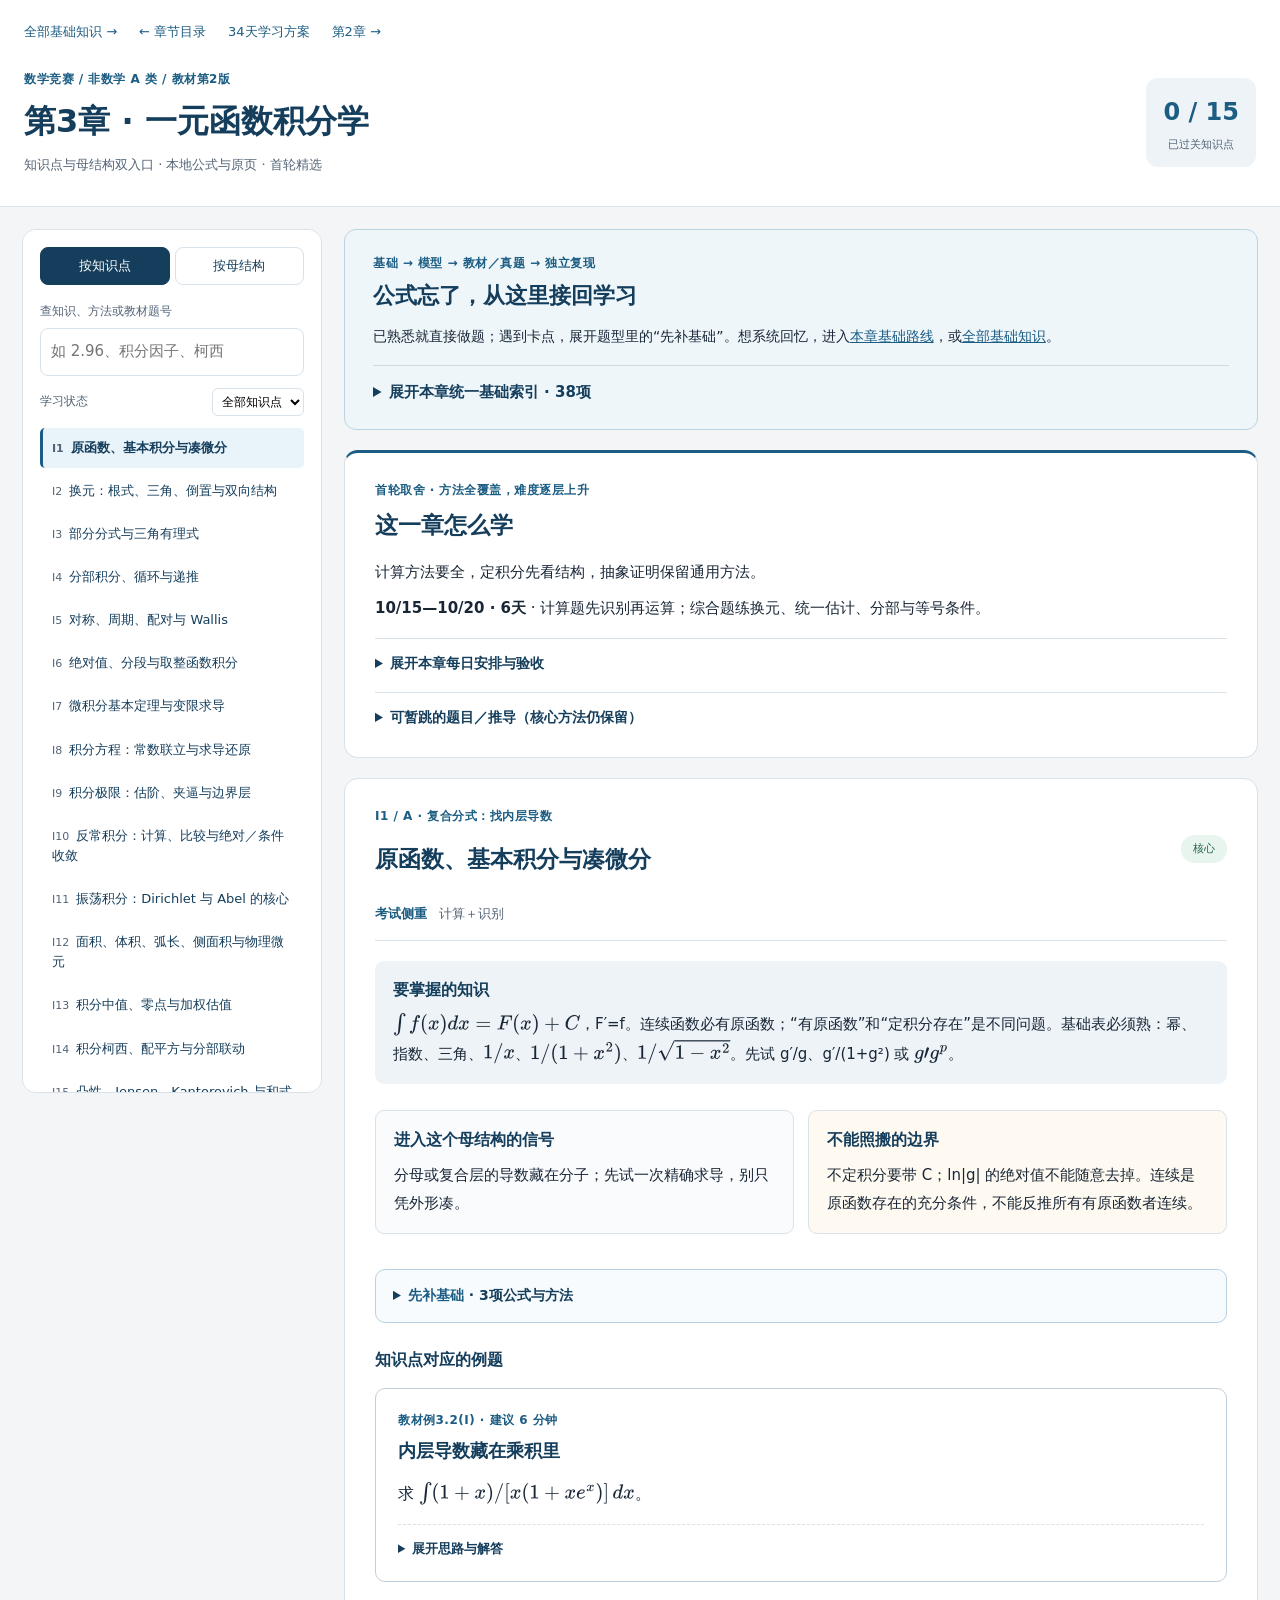
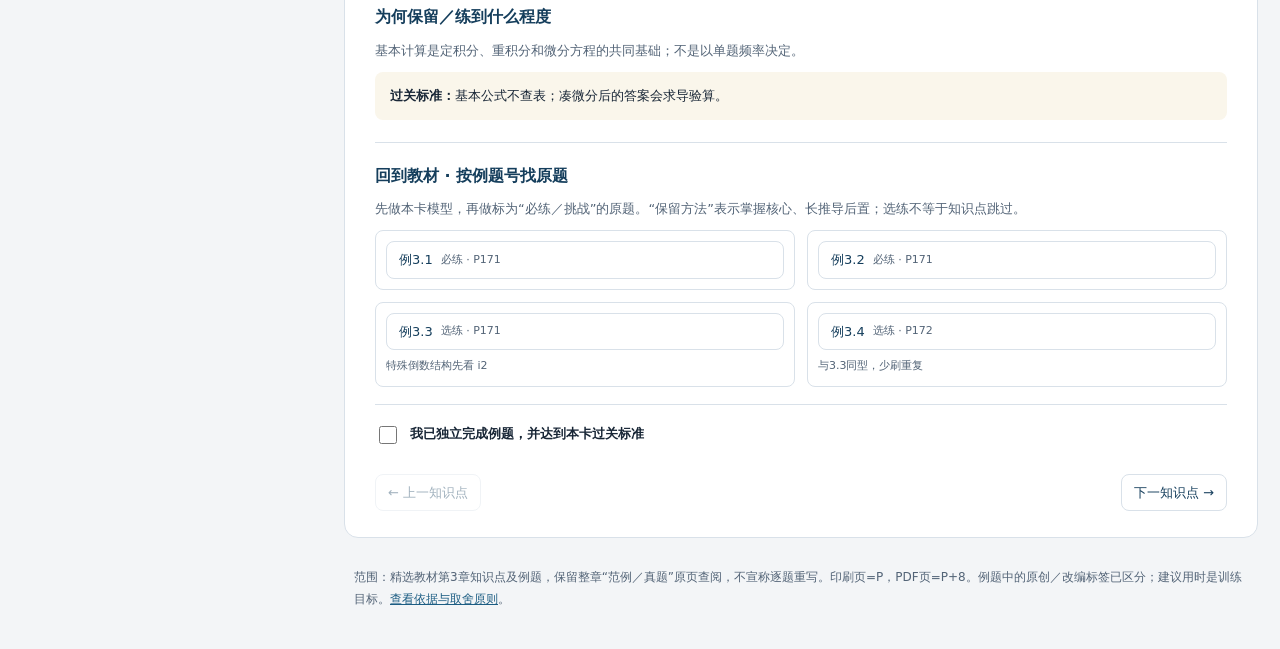
<file: chapters/03-一元函数积分学/previous.html>
<!DOCTYPE html><html lang="zh-CN"><head><meta charset="UTF-8"><meta name="viewport" content="width=device-width, initial-scale=1"><title>第3章 一元函数积分学 · 非数A初赛</title><link rel="stylesheet" href="../../css/prelim.css"><script>window.MathJax={tex:{inlineMath:[['\\(','\\)']],displayMath:[['\\[','\\]']],processEscapes:true},svg:{fontCache:'local'}};</script><script defer src="../../js/vendor/mathjax/tex-svg.js"></script><!-- foundation-head:start --><link rel="stylesheet" href="../../css/foundations.css"><!-- foundation-head:end --></head><body><header class="site-head"><nav><!-- foundation-nav:start --><a href="../../foundations/index.html">全部基础知识 →</a><!-- foundation-nav:end --><a href="../../index.html">← 章节目录</a><a href="../../plan/index.html">34天学习方案</a><a href="../02-一元函数微分学/index.html">第2章 →</a></nav><div class="heading"><div><p class="kicker">数学竞赛 / 非数学 A 类 / 教材第2版</p><h1>第3章 · 一元函数积分学</h1><p class="muted">知识点与母结构双入口 · 本地公式与原页 · 首轮精选</p></div><div class="progress-box"><strong id="progress">0 / 15</strong><span>已过关知识点</span></div></div></header>
    <main class="study-layout"><aside class="sidebar"><div class="modes" role="group" aria-label="分类方式"><button id="by-knowledge" class="active" aria-pressed="true">按知识点</button><button id="by-mother" aria-pressed="false">按母结构</button></div><label class="search-label" for="search">查知识、方法或教材题号</label><input id="search" type="search" placeholder="如 2.96、积分因子、柯西"><label class="filter-label">学习状态 <select id="filter"><option value="all">全部知识点</option><option value="todo">待过关</option><option value="done">已过关</option></select></label><div id="nav-list"></div><p id="no-result" class="muted" hidden>没有匹配。可搜“柯西”“3.104”等；暂跳题号见下方。</p><div id="skip-hits"></div><button id="overview-button" class="quiet">查看本章取舍与日程 ↑</button><p class="aside-note">“核心”按教材要点与迁移价值保留。真题只校准深度；并非依据低频删方法。进度保存在此浏览器，可手动导出。</p><button id="export-progress" class="quiet">导出学习进度</button></aside><div class="main-content"><!-- foundation-overview:start --><section class="basic-entry"><div class="eyebrow">基础 → 模型 → 教材／真题 → 独立复现</div><h2>公式忘了，从这里接回学习</h2><p>已熟悉就直接做题；遇到卡点，展开题型里的“先补基础”。想系统回忆，进入<a href="../../foundations/index.html?chapter=3">本章基础路线</a>，或<a href="../../foundations/index.html">全部基础知识</a>。</p><details class="chapter-basic-index"><summary>展开本章统一基础索引 · 38项</summary><div class="basic-index-group"><b>00 · 先修工具</b><div><a href="../../foundations/index.html#p01">函数、定义域与复合层次</a> · <a href="../../foundations/index.html#p02">指数、对数与三角恒等式</a> · <a href="../../foundations/index.html#p03">极限、连续与介值：本章够用的回忆</a></div></div><div class="basic-index-group"><b>10 · 微分概念</b><div><a href="../../foundations/index.html#b01">导数定义、左右导数与可导连续关系</a></div></div><div class="basic-index-group"><b>11 · 求导规则</b><div><a href="../../foundations/index.html#b03">基本导数表：先认出外层</a> · <a href="../../foundations/index.html#b04">和、差、乘积、商的求导法则</a> · <a href="../../foundations/index.html#b05">复合函数求导：外层导数×内层导数</a></div></div><div class="basic-index-group"><b>12 · 隐式与高阶求导</b><div><a href="../../foundations/index.html#b08">隐函数求导：y也依赖x</a> · <a href="../../foundations/index.html#b09">参数方程求导与相关变化率</a> · <a href="../../foundations/index.html#b10">高阶导数与Leibniz公式</a></div></div><div class="basic-index-group"><b>13 · 定理与局部估计</b><div><a href="../../foundations/index.html#b11">Fermat、Rolle与Lagrange</a> · <a href="../../foundations/index.html#b13">Taylor公式、常用展开与余项</a></div></div><div class="basic-index-group"><b>14 · 导数的应用</b><div><a href="../../foundations/index.html#b15">单调性、极值与闭区间最值</a> · <a href="../../foundations/index.html#b16">凹凸、拐点与渐近线</a> · <a href="../../foundations/index.html#b17">切线、法线、弧微分与曲率</a></div></div><div class="basic-index-group"><b>15 · 竞赛衔接</b><div><a href="../../foundations/index.html#b18">积分因子与微分不等式的连接</a></div></div><div class="basic-index-group"><b>20 · 积分概念</b><div><a href="../../foundations/index.html#j01">原函数与不定积分：为什么有+C</a> · <a href="../../foundations/index.html#j02">基本积分表：把导数表倒过来</a></div></div><div class="basic-index-group"><b>21 · 积分计算</b><div><a href="../../foundations/index.html#j03">第一类换元与凑微分</a> · <a href="../../foundations/index.html#j04">第二类换元、三角与根式代换</a> · <a href="../../foundations/index.html#j05">有理函数、部分分式与万能代换</a> · <a href="../../foundations/index.html#j06">分部积分与选u、dv</a></div></div><div class="basic-index-group"><b>22 · 定积分与微积分基本定理</b><div><a href="../../foundations/index.html#j07">定积分定义与基本性质</a> · <a href="../../foundations/index.html#j08">牛顿—莱布尼茨与变限求导</a> · <a href="../../foundations/index.html#j09">定积分换元：上下限也要换</a></div></div><div class="basic-index-group"><b>23 · 积分结构</b><div><a href="../../foundations/index.html#j10">对称配对、奇偶性与周期</a> · <a href="../../foundations/index.html#j11">绝对值、分段与取整积分</a> · <a href="../../foundations/index.html#j12">含参积分求导：别漏被积式里的x</a></div></div><div class="basic-index-group"><b>24 · 反常与积分极限</b><div><a href="../../foundations/index.html#j13">反常积分的定义与全部瑕点</a> · <a href="../../foundations/index.html#j14">p型积分、比较与极限比较</a> · <a href="../../foundations/index.html#j15">振荡、绝对收敛与Dirichlet</a> · <a href="../../foundations/index.html#j16">积分极限、局部估阶与统一界</a></div></div><div class="basic-index-group"><b>25 · 积分证明</b><div><a href="../../foundations/index.html#j17">积分中值、权重与非负零积分</a> · <a href="../../foundations/index.html#j18">积分柯西、配平方与等号</a> · <a href="../../foundations/index.html#j19">凸性、Jensen与弦线估计</a> · <a href="../../foundations/index.html#j20">求和与积分比较、黎曼和</a></div></div><div class="basic-index-group"><b>26 · 积分应用</b><div><a href="../../foundations/index.html#j21">元素法：面积、体积、弧长与旋转面积</a> · <a href="../../foundations/index.html#j22">功、水压力、引力与质心</a></div></div></details></section><!-- foundation-overview:end --><section class="overview"><div class="eyebrow">首轮取舍 · 方法全覆盖，难度逐层上升</div><h2>这一章怎么学</h2><p>计算方法要全，定积分先看结构，抽象证明保留通用方法。</p><p><b>10/15—10/20 · 6天</b> · 计算题先识别再运算；综合题练换元、统一估计、分部与等号条件。</p><details><summary>展开本章每日安排与验收</summary><div class="table-scroll"><table><thead><tr><th>日期</th><th>知识点</th><th>具体任务</th></tr></thead><tbody><tr><td>10/15</td><td>i1—i3</td><td>基本积分表、凑微分、换元、部分分式；必做例3.1、3.2、3.6、3.7、3.8、3.12、3.23、3.24。</td></tr><tr><td>10/16</td><td>i4—i6</td><td>分部／循环／递推→对称／周期→分段；做例3.17、3.19、3.21、3.33—3.36、3.47、3.87及 A16 一(1)。</td></tr><tr><td>10/17</td><td>i7—i9</td><td>变限与含参求导、积分常数联立、积分极限；做例3.39、3.40、3.41、3.44、3.45，再做 A17 二与一(3)、A15 四。</td></tr><tr><td>10/18</td><td>i10—i12</td><td>反常敛散、振荡判别、几何／物理微元；做例3.50、3.52、3.53、3.57、3.59、3.64，至少各做一道短判别与应用题。</td></tr><tr><td>10/19</td><td>i13—i15</td><td>积分中值、柯西、配平方、凸性、和式积分比较；必做例3.79、3.90、3.95、3.97、3.104，选做3.74、3.76。</td></tr><tr><td>10/20</td><td>回测与补洞</td><td>上午90分钟：A16 一(1)、A17 一(3)、A17 二、A15 四、A15 五；下午补题，晚间重做两道曾看提示的证明题。</td></tr></tbody></table></div><p class="goal">5题按原卷分值共54分：至少43分；两道计算不能靠提示，至少一道14分综合题独立完成。方法漏项回到对应卡片，最多延后1天。</p></details><details id="skip"><summary>可暂跳的题目／推导（核心方法仍保留）</summary><ul><li><b>例3.15、3.18、3.20</b>：延后特殊三角／指数分式的长拆项；保留 i4 中分部、循环与识别凑导数。</li><li><b>例3.48、3.49</b>：中点／梯形误差公式的精细证明第二轮选做；保留 Taylor 控制积分误差的方法。</li><li><b>例3.61、3.62、3.91</b>：延后特殊形状旋转优化、渐屈线与绕斜线侧面积的长计算；保留微元法与面积、体积、弧长、侧面积公式。</li><li><b>例3.85、3.88、3.93、3.99—3.102、3.105、3.108、3.109</b>：这一组决赛题的完整技巧组合首轮暂跳；其分段、配平方、积分因子、周期估计和凸性已由 i6、i9、i11、i14、i15 覆盖。</li><li><b>例3.103、3.107</b>：两题确属初赛，标为后置选练；保留振荡判别和取整分段，延后 Stirling 融合与因子和结尾。</li></ul><p>未逐项指定的能力拓展题先按知识点补缺，不要求整章刷完。若短模型仍不会，先补模型，不追特殊技巧。</p></details></section><div id="cards"><article class="topic" id="i1" data-search="原函数、基本积分与凑微分 A · 复合分式：找内层导数 计算＋识别 \(\int f(x)dx=F(x)+C\)，F′=f。连续函数必有原函数；“有原函数”和“定积分存在”是不同问题。基础表必须熟：幂、指数、三角、\(1/x\)、\(1/(1+x^2)\)、\(1/\sqrt{1-x^2}\)。先试 g′/g、g′/(1+g²) 或 \(g\prime g^p\)。 分母或复合层的导数藏在分子；先试一次精确求导，别只凭外形凑。 基本计算是定积分、重积分和微分方程的共同基础；不是以单题频率决定。 例3.1  例3.2  例3.3 特殊倒数结构先看 i2 例3.4 与3.3同型，少刷重复" >
    <div class="eyebrow">I1 / A · 复合分式：找内层导数</div><div class="card-title"><h2>原函数、基本积分与凑微分</h2><span class="badge">核心</span></div><p class="focus"><strong>考试侧重</strong> 计算＋识别</p>
    <section class="note"><h3>要掌握的知识</h3><p>\(\int f(x)dx=F(x)+C\)，F′=f。连续函数必有原函数；“有原函数”和“定积分存在”是不同问题。基础表必须熟：幂、指数、三角、\(1/x\)、\(1/(1+x^2)\)、\(1/\sqrt{1-x^2}\)。先试 g′/g、g′/(1+g²) 或 \(g\prime g^p\)。</p></section><div class="gates"><section class="note"><h3>进入这个母结构的信号</h3><p>分母或复合层的导数藏在分子；先试一次精确求导，别只凭外形凑。</p></section><section class="note"><h3>不能照搬的边界</h3><p>不定积分要带 C；ln|g| 的绝对值不能随意去掉。连续是原函数存在的充分条件，不能反推所有有原函数者连续。</p></section></div>
    <!-- foundation-i1:start --><details class="basics-before"><summary><span>先补基础</span> · 3项公式与方法</summary><div class="basics-content"><p class="muted">只展开忘掉的部分；短例子独立做一遍，再回到下方考试例题。</p><details class="inline-basic"><summary>原函数与不定积分：为什么有+C</summary><div class="inline-basic-body"><p class="basic-idea">不定积分不是一个数，而是一族原函数。求导以后都回到同一个被积函数。</p><div class="basic-rule"><h4>公式与使用条件</h4><div>若F′=f，则\(\int f(x)dx=F(x)+C\)。\(\int(af+bg)dx=a\int fdx+b\int gdx\)，最终常数可以合并。</div><p class="basic-condition">在一个区间上理解原函数族；连续函数在区间内有原函数。有定积分不等于有处处可导的原函数。</p></div><div class="basic-decision"><h4>这个条件怎样影响解题</h4><p><b>能推出／能用：</b>给出原函数F，可逆向验算不定积分；连续f保证有原函数。</p><p><b>不能反推：</b>有原函数未必连续；有定积分也未必有处处可导的原函数。</p><p><b>不足时补查：</b>跳跃函数不能直接找跨过跳点的原函数，但可按可积性算定积分。</p></div><div class="concept-relations"><b>先分清目标：</b><p>不定积分找原函数族；定积分求积累量；反常积分先问截断极限是否收敛。连续是“有原函数”和“可积”的常用充分条件，但这两个结论并不等价。</p><p>例：[0,1]上有一个跳跃的阶梯函数可定积分，却不可能是某个处处可导函数的导数；所以定积分可先分段，而不能硬找跨越跳点的原函数。</p></div><section class="basic-example"><h4>用一个简单例子接上公式</h4><p>求\(\int2x\,dx\)，并验算。</p><details class="basic-answer"><summary>看分步解答</summary><ol><li>x²的导数是2x，常数的导数为0。</li><li>把答案求导检查。</li></ol><p class="answer">\(x^2+C\)。</p></details></section><p class="basic-pitfall"><b>容易错：</b>积分是逆求导，但乘积不能把两项各自积分后相乘。</p><a class="basic-full-link" href="../../foundations/index.html#j01">查看结构、先修与关联题型 →</a></div></details><details class="inline-basic"><summary>基本积分表：把导数表倒过来</summary><div class="inline-basic-body"><p class="basic-idea">以下公式中的C都不可省略。g(x)代入变量以后，要配好dg，不能只换函数里面的字母。</p><div class="basic-rule"><h4>公式与使用条件</h4><div><div class="table-scroll"><table class="basic-formula-table" data-kind="integral"><thead><tr><th>被积式</th><th>原函数（均另加C）</th><th>条件</th></tr></thead><tbody>
<tr><td>\(x^\alpha\)</td><td>\(x^{\alpha+1}/(\alpha+1)\)</td><td>α≠−1；任意实指数通常取x>0</td></tr>
<tr><td>\(1/x\)</td><td>\(\ln|x|\)</td><td>x≠0，区间不穿过0</td></tr>
<tr><td>\(e^x,\ a^x\)</td><td>\(e^x,\ a^x/\ln a\)</td><td>a>0、a≠1</td></tr>
<tr><td>\(\sin x,\ \cos x\)</td><td>\(-\cos x,\ \sin x\)</td><td>弧度制</td></tr>
<tr><td>\(\sec^2x,\ \csc^2x\)</td><td>\(\tan x,\ -\cot x\)</td><td>在被积式连续区间</td></tr>
<tr><td>\(\sec x\tan x,\ \csc x\cot x\)</td><td>\(\sec x,\ -\csc x\)</td><td>同上</td></tr>
<tr><td>\(1/(a^2+x^2)\)</td><td>\(\arctan(x/a)/a\)</td><td>a>0</td></tr>
<tr><td>\(1/\sqrt{a^2-x^2}\)</td><td>\(\arcsin(x/a)\)</td><td>a>0，|x|<a</td></tr>
<tr><td>\(1/\sqrt{x^2+a^2}\)</td><td>\(\ln|x+\sqrt{x^2+a^2}|\)</td><td>a>0</td></tr>
<tr><td>\(1/\sqrt{x^2-a^2}\)</td><td>\(\ln|x+\sqrt{x^2-a^2}|\)</td><td>a>0，|x|>a，各连续区间使用</td></tr>
<tr><td>\(\tan x,\ \cot x\)</td><td>\(-\ln|\cos x|,\ \ln|\sin x|\)</td><td>避开对应零点</td></tr>
</tbody></table></div></div><p class="basic-condition">缩放参数a会影响系数；α=−1必须转到对数公式。一个初等函数的积分未必仍是初等函数。</p></div><div class="basic-decision"><h4>这个条件怎样影响解题</h4><p><b>能推出／能用：</b>被积式匹配基本表，可找原函数后求导验算。</p><p><b>不能反推：</b>初等函数不一定有初等形式的原函数。</p><p><b>不足时补查：</b>不匹配时查是否缺内层导数；别靠省系数硬套公式。</p></div><section class="basic-example"><h4>用一个简单例子接上公式</h4><p>求\(\int dx/(4+x^2)\)。</p><details class="basic-answer"><summary>看分步解答</summary><ol><li>a=2，套1/(a²+x²)公式，注意外面还有1/a。</li></ol><p class="answer">\(\tfrac12\arctan(x/2)+C\)。</p></details></section><p class="basic-pitfall"><b>容易错：</b>别漏1/a；ln x和ln|x|的可用区间不同。</p><a class="basic-full-link" href="../../foundations/index.html#j02">查看结构、先修与关联题型 →</a></div></details><details class="inline-basic"><summary>第一类换元与凑微分</summary><div class="inline-basic-body"><p class="basic-idea">看到“内层函数＋它的导数”，把内层整体当成一个变量。凑微分就是不另写变量名的同一方法。</p><div class="basic-rule"><h4>公式与使用条件</h4><div>\(\int F(g(x))g\prime(x)dx=\int F(u)du\)，u=g(x)。特别地\(\int g\prime/g\,dx=\ln|g|+C\)。</div><p class="basic-condition">g可导，换元后的被积式满足相应积分条件；缺一个常数系数可以补偿，缺一个变量因子不能随意补。</p></div><div class="basic-decision"><h4>这个条件怎样影响解题</h4><p><b>能推出／能用：</b>内层与其导数成对出现，可直接凑微分。</p><p><b>不能反推：</b>外观包含g(x)，不代表就能无条件换成dg。</p><p><b>不足时补查：</b>先精确算g′；缺变量因子时换方法，缺常数因子时补偿。</p></div><section class="basic-example"><h4>用一个简单例子接上公式</h4><p>求\(\int2x\cos(x^2)dx\)。</p><details class="basic-answer"><summary>看分步解答</summary><ol><li>u=x²，du=2x dx。</li><li>得到∫cos u du=sin u+C，再代回。</li></ol><p class="answer">\(\sin(x^2)+C\)。</p></details></section><p class="basic-pitfall"><b>容易错：</b>∫cos(x²)dx没有2x时，不能照搬这个结果；可用求导验算。</p><a class="basic-full-link" href="../../foundations/index.html#j03">查看结构、先修与关联题型 →</a></div></details><p class="basic-bridge"><b>怎样接入当前题型：</b>凑微分是链式求导的逆过程：先精确算内层导数，再与分子对照，最后求导验算。</p><a href="../../foundations/index.html?chapter=3">本章所有基础 →</a> · <a href="../../foundations/index.html">全部基础目录 →</a></div></details><!-- foundation-i1:end --><h3 class="section-label">知识点对应的例题</h3><section class="example"><div class="eyebrow">教材例3.2(Ⅰ) · 建议 6 分钟</div><h3>内层导数藏在乘积里</h3><div class="question">求 \(\int (1+x)/[x(1+xe^x)]\,dx\)。</div><details class="solution"><summary>展开思路与解答</summary><ol><li>取 u=xeˣ，du=eˣ(1+x)dx。</li><li>积分化为 \(\int du/[u(1+u)]=\ln|u|-\ln|1+u|+C\)。</li></ol><p class="answer">\(\ln\left|\frac{xe^x}{1+xe^x}\right|+C\)，在分母非零的区间成立。</p></details></section>
    <section class="evidence"><h3>为何保留／练到什么程度</h3><p>基本计算是定积分、重积分和微分方程的共同基础；不是以单题频率决定。</p><p class="goal"><strong>过关标准：</strong>基本公式不查表；凑微分后的答案会求导验算。</p></section>
    <section class="textbook"><h3>回到教材 · 按例题号找原题</h3><p class="muted">先做本卡模型，再做标为“必练／挑战”的原题。“保留方法”表示掌握核心、长推导后置；选练不等于知识点跳过。</p><div class="references"><div><button class="source-link" data-source="book" data-page="179">例3.1 <span>必练 · P171</span></button></div><div><button class="source-link" data-source="book" data-page="179">例3.2 <span>必练 · P171</span></button></div><div><button class="source-link" data-source="book" data-page="179">例3.3 <span>选练 · P171</span></button><small>特殊倒数结构先看 i2</small></div><div><button class="source-link" data-source="book" data-page="180">例3.4 <span>选练 · P172</span></button><small>与3.3同型，少刷重复</small></div></div></section>
    <label class="mastery"><input type="checkbox" data-done="i1"> 我已独立完成例题，并达到本卡过关标准</label><div class="card-navigation"><button data-step="-1">← 上一知识点</button><button data-step="1">下一知识点 →</button></div></article><article class="topic" id="i2" data-search="换元：根式、三角、倒置与双向结构 A · 复合分式：找内层导数 结构识别＋计算 换元须同时换被积式、dx 和积分限。二次根式先配方；\(\sqrt{a^2-x^2}\) 可用 x=a sin t；\(\sqrt{x^2+a^2}\) 可用 x=a tan t。多种根式时可统一根指数。x 与 1/x 并存时试倒置，或 u=x±1/x，并检查 du 的正负号。 一般凑微分失败，但根式或倒数结构集中；从目标消掉哪一层出发选变量。 倒置与二项代换迁移到含参积分、积分极限；即使近期单独出现少也保留。 例3.6  例3.7  例3.8  例3.10 多重根式统一代换 例3.12  例3.5 隐函数先参数化，再换元；保留转化思路" hidden>
    <div class="eyebrow">I2 / A · 复合分式：找内层导数</div><div class="card-title"><h2>换元：根式、三角、倒置与双向结构</h2><span class="badge">核心</span></div><p class="focus"><strong>考试侧重</strong> 结构识别＋计算</p>
    <section class="note"><h3>要掌握的知识</h3><p>换元须同时换被积式、dx 和积分限。二次根式先配方；\(\sqrt{a^2-x^2}\) 可用 x=a sin t；\(\sqrt{x^2+a^2}\) 可用 x=a tan t。多种根式时可统一根指数。x 与 1/x 并存时试倒置，或 u=x±1/x，并检查 du 的正负号。</p></section><div class="gates"><section class="note"><h3>进入这个母结构的信号</h3><p>一般凑微分失败，但根式或倒数结构集中；从目标消掉哪一层出发选变量。</p></section><section class="note"><h3>不能照搬的边界</h3><p>定积分换元后不能沿用旧上下限；开根号要处理绝对值，代换应在所用区间合法。</p></section></div>
    <!-- foundation-i2:start --><details class="basics-before"><summary><span>先补基础</span> · 3项公式与方法</summary><div class="basics-content"><p class="muted">只展开忘掉的部分；短例子独立做一遍，再回到下方考试例题。</p><details class="inline-basic"><summary>第一类换元与凑微分</summary><div class="inline-basic-body"><p class="basic-idea">看到“内层函数＋它的导数”，把内层整体当成一个变量。凑微分就是不另写变量名的同一方法。</p><div class="basic-rule"><h4>公式与使用条件</h4><div>\(\int F(g(x))g\prime(x)dx=\int F(u)du\)，u=g(x)。特别地\(\int g\prime/g\,dx=\ln|g|+C\)。</div><p class="basic-condition">g可导，换元后的被积式满足相应积分条件；缺一个常数系数可以补偿，缺一个变量因子不能随意补。</p></div><div class="basic-decision"><h4>这个条件怎样影响解题</h4><p><b>能推出／能用：</b>内层与其导数成对出现，可直接凑微分。</p><p><b>不能反推：</b>外观包含g(x)，不代表就能无条件换成dg。</p><p><b>不足时补查：</b>先精确算g′；缺变量因子时换方法，缺常数因子时补偿。</p></div><section class="basic-example"><h4>用一个简单例子接上公式</h4><p>求\(\int2x\cos(x^2)dx\)。</p><details class="basic-answer"><summary>看分步解答</summary><ol><li>u=x²，du=2x dx。</li><li>得到∫cos u du=sin u+C，再代回。</li></ol><p class="answer">\(\sin(x^2)+C\)。</p></details></section><p class="basic-pitfall"><b>容易错：</b>∫cos(x²)dx没有2x时，不能照搬这个结果；可用求导验算。</p><a class="basic-full-link" href="../../foundations/index.html#j03">查看结构、先修与关联题型 →</a></div></details><details class="inline-basic"><summary>第二类换元、三角与根式代换</summary><div class="inline-basic-body"><p class="basic-idea">直接令x=φ(t)，把难看的根式或幂变成容易积分的t表达式。</p><div class="basic-rule"><h4>公式与使用条件</h4><div>\(\int f(x)dx=\int f(\varphi(t))\varphi\prime(t)dt\)。\(\sqrt{a^2-x^2}\)：x=a sin t；\(\sqrt{x^2+a^2}\)：x=a tan t；\(\sqrt{x^2-a^2}\)可分支取x=±a sec t。</div><p class="basic-condition">在选择区间内代换要合法、能回到原变量；根式化简时用角度范围确定绝对值。多个不同根次数可统一根指数。</p></div><div class="basic-decision"><h4>这个条件怎样影响解题</h4><p><b>能推出／能用：</b>合法主动代换可把根式化为三角或有理式。</p><p><b>不能反推：</b>形式消掉根号不意味着已经处理绝对值和分支。</p><p><b>不足时补查：</b>补查新变量范围、dx、端点和回代关系。</p></div><section class="basic-example"><h4>用一个简单例子接上公式</h4><p>求\(\int dx/\sqrt{1-x^2}\)（|x|<1）。</p><details class="basic-answer"><summary>看分步解答</summary><ol><li>取x=sin t，t∈(−π/2,π/2)，此时cos t>0。</li><li>dx=cos t dt，分母√(cos²t)=cos t，积分为t+C。</li></ol><p class="answer">\(\arcsin x+C\)。</p></details></section><p class="basic-pitfall"><b>容易错：</b>√(cos²t)是|cos t|；没有角度范围就不能直接去绝对值。</p><a class="basic-full-link" href="../../foundations/index.html#j04">查看结构、先修与关联题型 →</a></div></details><details class="inline-basic"><summary>指数、对数与三角恒等式</summary><div class="inline-basic-body"><p class="basic-idea">化简常能比硬求导／硬积分更快。三角函数变量按弧度制理解。</p><div class="basic-rule"><h4>公式与使用条件</h4><div>\(\ln(ab)=\ln a+\ln b\;(a,b>0)\)，\(\ln(a/b)=\ln a-\ln b\)，\(e^{a+b}=e^ae^b\)。\(\sin^2x+\cos^2x=1\)，\(\sin2x=2\sin x\cos x\)，\(\cos2x=1-2\sin^2x\)。</div><p class="basic-condition">ln(a+b)没有拆成ln a+ln b的法则。平方根 \(\sqrt{x^2}=|x|\)；不能忘记绝对值。</p></div><div class="basic-decision"><h4>这个条件怎样影响解题</h4><p><b>能推出／能用：</b>给出三角平方或对数乘除，可先恒等化简再选方法。</p><p><b>不能反推：</b>“长得像”不等于等价；ln(a+b)不能拆成两个对数。</p><p><b>不足时补查：</b>化简中若除以某量或去绝对值，先查非零与符号。</p></div><section class="basic-example"><h4>用一个简单例子接上公式</h4><p>化简 \(\sqrt{1-\sin2x}\)。</p><details class="basic-answer"><summary>看分步解答</summary><ol><li>\(1-\sin2x=(\sin x-\cos x)^2\)。</li><li>开根后必须保留绝对值。</li></ol><p class="answer">\(|\sin x-\cos x|\)。</p></details></section><p class="basic-pitfall"><b>容易错：</b>指数幂法则、对数法则和乘除法则不要混用；有绝对值就先找符号改变的位置。</p><a class="basic-full-link" href="../../foundations/index.html#p02">查看结构、先修与关联题型 →</a></div></details><p class="basic-bridge"><b>怎样接入当前题型：</b>直接凑微分失败才尝试主动换元；根式先配方，三角代换必须一起带上dx和角度范围。</p><a href="../../foundations/index.html?chapter=3">本章所有基础 →</a> · <a href="../../foundations/index.html">全部基础目录 →</a></div></details><!-- foundation-i2:end --><h3 class="section-label">知识点对应的例题</h3><section class="example"><div class="eyebrow">按教材例3.12方法改编 · 建议 7 分钟</div><h3>保留二项代换的核心</h3><div class="question">求 \(\int (x^2-1)/(x^4+3x^2+1)\,dx\)，x≠0。</div><details class="solution"><summary>展开思路与解答</summary><ol><li>分子分母除以 x²：\((1-1/x^2)dx/[x^2+3+1/x^2]\)。</li><li>令 u=x+1/x，du=(1−1/x²)dx，分母=u²+1。</li></ol><p class="answer">\(\arctan(x+1/x)+C\)，分别在 x>0、x<0 的区间理解。</p></details></section>
    <section class="evidence"><h3>为何保留／练到什么程度</h3><p>倒置与二项代换迁移到含参积分、积分极限；即使近期单独出现少也保留。</p><p class="goal"><strong>过关标准：</strong>普通三角代换会做；特殊高次数长算以短同型题代替。</p></section>
    <section class="textbook"><h3>回到教材 · 按例题号找原题</h3><p class="muted">先做本卡模型，再做标为“必练／挑战”的原题。“保留方法”表示掌握核心、长推导后置；选练不等于知识点跳过。</p><div class="references"><div><button class="source-link" data-source="book" data-page="181">例3.6 <span>必练 · P173</span></button></div><div><button class="source-link" data-source="book" data-page="181">例3.7 <span>必练 · P173</span></button></div><div><button class="source-link" data-source="book" data-page="182">例3.8 <span>必练 · P174</span></button></div><div><button class="source-link" data-source="book" data-page="182">例3.10 <span>选练 · P174</span></button><small>多重根式统一代换</small></div><div><button class="source-link" data-source="book" data-page="183">例3.12 <span>必练 · P175</span></button></div><div><button class="source-link" data-source="book" data-page="180">例3.5 <span>选练 · P172</span></button><small>隐函数先参数化，再换元；保留转化思路</small></div></div></section>
    <label class="mastery"><input type="checkbox" data-done="i2"> 我已独立完成例题，并达到本卡过关标准</label><div class="card-navigation"><button data-step="-1">← 上一知识点</button><button data-step="1">下一知识点 →</button></div></article><article class="topic" id="i3" data-search="部分分式与三角有理式 B · 有理式：先因式分解 计算为主 有理假分式先长除。重线性因子 (x−a)^m 要补齐 1到m 次分母；不可约二次因子的分子用 Ax+B。三角有理式先用恒等式／凑微分，再考虑万能代换 \(t=\tan(x/2)\)：sin x=2t/(1+t²)，cos x=(1−t²)/(1+t²)，dx=2dt/(1+t²)。 分母可因式分解，或 sin、cos 的有理组合没有更短结构。 第15届 A 的高阶导数也使用部分分式；此方法横跨第2、3、8章。 例3.23  例3.24  例3.25 优先练短代换，长算可延后" hidden>
    <div class="eyebrow">I3 / B · 有理式：先因式分解</div><div class="card-title"><h2>部分分式与三角有理式</h2><span class="badge">核心</span></div><p class="focus"><strong>考试侧重</strong> 计算为主</p>
    <section class="note"><h3>要掌握的知识</h3><p>有理假分式先长除。重线性因子 (x−a)^m 要补齐 1到m 次分母；不可约二次因子的分子用 Ax+B。三角有理式先用恒等式／凑微分，再考虑万能代换 \(t=\tan(x/2)\)：sin x=2t/(1+t²)，cos x=(1−t²)/(1+t²)，dx=2dt/(1+t²)。</p></section><div class="gates"><section class="note"><h3>进入这个母结构的信号</h3><p>分母可因式分解，或 sin、cos 的有理组合没有更短结构。</p></section><section class="note"><h3>不能照搬的边界</h3><p>重根漏项会使待定系数无解；万能代换有区间断点，不宜不分段穿越奇点。</p></section></div>
    <!-- foundation-i3:start --><details class="basics-before"><summary><span>先补基础</span> · 2项公式与方法</summary><div class="basics-content"><p class="muted">只展开忘掉的部分；短例子独立做一遍，再回到下方考试例题。</p><details class="inline-basic"><summary>有理函数、部分分式与万能代换</summary><div class="inline-basic-body"><p class="basic-idea">先把分式拆成能查基本积分表的简单项。三角有理式也可以通过半角代换变成有理函数。</p><div class="basic-rule"><h4>公式与使用条件</h4><div>重线性因子(x−a)ᵐ要设\(A_1/(x-a)+\cdots+A_m/(x-a)^m\)；不可约二次因子分子设Ax+B。\(t=\tan(x/2)\)：sin x=2t/(1+t²)，cos x=(1−t²)/(1+t²)，dx=2dt/(1+t²)。</div><p class="basic-condition">假分式先长除；分解不得跨越原式奇点。半角代换避开tan(x/2)的断点，必要时分段。</p></div><div class="basic-decision"><h4>这个条件怎样影响解题</h4><p><b>能推出／能用：</b>有理分式可通过长除与完整部分分式模板简化。</p><p><b>不能反推：</b>分母可分解不代表只需一次幂分母的项。</p><p><b>不足时补查：</b>重根补齐各阶项；三角代换先查断点与区间。</p></div><section class="basic-example"><h4>用一个简单例子接上公式</h4><p>求\(\int dx/[x(x+1)]\)。</p><details class="basic-answer"><summary>看分步解答</summary><ol><li>1/[x(x+1)]=1/x−1/(x+1)。</li><li>逐项积分。</li></ol><p class="answer">\(\ln|x|-\ln|x+1|+C\)。</p></details></section><p class="basic-pitfall"><b>容易错：</b>重根分母漏掉中间幂次，会让分解不完整。</p><a class="basic-full-link" href="../../foundations/index.html#j05">查看结构、先修与关联题型 →</a></div></details><details class="inline-basic"><summary>基本积分表：把导数表倒过来</summary><div class="inline-basic-body"><p class="basic-idea">以下公式中的C都不可省略。g(x)代入变量以后，要配好dg，不能只换函数里面的字母。</p><div class="basic-rule"><h4>公式与使用条件</h4><div><div class="table-scroll"><table class="basic-formula-table" data-kind="integral"><thead><tr><th>被积式</th><th>原函数（均另加C）</th><th>条件</th></tr></thead><tbody>
<tr><td>\(x^\alpha\)</td><td>\(x^{\alpha+1}/(\alpha+1)\)</td><td>α≠−1；任意实指数通常取x>0</td></tr>
<tr><td>\(1/x\)</td><td>\(\ln|x|\)</td><td>x≠0，区间不穿过0</td></tr>
<tr><td>\(e^x,\ a^x\)</td><td>\(e^x,\ a^x/\ln a\)</td><td>a>0、a≠1</td></tr>
<tr><td>\(\sin x,\ \cos x\)</td><td>\(-\cos x,\ \sin x\)</td><td>弧度制</td></tr>
<tr><td>\(\sec^2x,\ \csc^2x\)</td><td>\(\tan x,\ -\cot x\)</td><td>在被积式连续区间</td></tr>
<tr><td>\(\sec x\tan x,\ \csc x\cot x\)</td><td>\(\sec x,\ -\csc x\)</td><td>同上</td></tr>
<tr><td>\(1/(a^2+x^2)\)</td><td>\(\arctan(x/a)/a\)</td><td>a>0</td></tr>
<tr><td>\(1/\sqrt{a^2-x^2}\)</td><td>\(\arcsin(x/a)\)</td><td>a>0，|x|<a</td></tr>
<tr><td>\(1/\sqrt{x^2+a^2}\)</td><td>\(\ln|x+\sqrt{x^2+a^2}|\)</td><td>a>0</td></tr>
<tr><td>\(1/\sqrt{x^2-a^2}\)</td><td>\(\ln|x+\sqrt{x^2-a^2}|\)</td><td>a>0，|x|>a，各连续区间使用</td></tr>
<tr><td>\(\tan x,\ \cot x\)</td><td>\(-\ln|\cos x|,\ \ln|\sin x|\)</td><td>避开对应零点</td></tr>
</tbody></table></div></div><p class="basic-condition">缩放参数a会影响系数；α=−1必须转到对数公式。一个初等函数的积分未必仍是初等函数。</p></div><div class="basic-decision"><h4>这个条件怎样影响解题</h4><p><b>能推出／能用：</b>被积式匹配基本表，可找原函数后求导验算。</p><p><b>不能反推：</b>初等函数不一定有初等形式的原函数。</p><p><b>不足时补查：</b>不匹配时查是否缺内层导数；别靠省系数硬套公式。</p></div><section class="basic-example"><h4>用一个简单例子接上公式</h4><p>求\(\int dx/(4+x^2)\)。</p><details class="basic-answer"><summary>看分步解答</summary><ol><li>a=2，套1/(a²+x²)公式，注意外面还有1/a。</li></ol><p class="answer">\(\tfrac12\arctan(x/2)+C\)。</p></details></section><p class="basic-pitfall"><b>容易错：</b>别漏1/a；ln x和ln|x|的可用区间不同。</p><a class="basic-full-link" href="../../foundations/index.html#j02">查看结构、先修与关联题型 →</a></div></details><p class="basic-bridge"><b>怎样接入当前题型：</b>分解模板先补齐重根项；三角式先找短恒等变形，确无短法再用半角代换。</p><a href="../../foundations/index.html?chapter=3">本章所有基础 →</a> · <a href="../../foundations/index.html">全部基础目录 →</a></div></details><!-- foundation-i3:end --><h3 class="section-label">知识点对应的例题</h3><section class="example"><div class="eyebrow">教材例3.23(Ⅰ) · 建议 6 分钟</div><h3>重根分母不能漏项</h3><div class="question">求 \(\int (x^2+1)/[x(x-1)^2]\,dx\)。</div><details class="solution"><summary>展开思路与解答</summary><ol><li>拆为 \(1/x+2/(x-1)^2\)（一般应先设 A/x+B/(x−1)+C/(x−1)²）。</li><li>分别积分。</li></ol><p class="answer">\(\ln|x|-2/(x-1)+C\)。</p></details></section><section class="example"><div class="eyebrow">原创铺垫题 · 建议 6 分钟</div><h3>万能代换的短铺垫</h3><div class="question">求 \(\int dx/(2+\cos x)\)。</div><details class="solution"><summary>展开思路与解答</summary><ol><li>令 t=tan(x/2)，化为 \(\int2dt/(t^2+3)\)。</li></ol><p class="answer">\(\frac2{\sqrt3}\arctan\frac{\tan(x/2)}{\sqrt3}+C\)，局部区间适用。</p></details></section>
    <section class="evidence"><h3>为何保留／练到什么程度</h3><p>第15届 A 的高阶导数也使用部分分式；此方法横跨第2、3、8章。</p><p class="goal"><strong>过关标准：</strong>会补齐分解模板；不用背复杂积分最终答案。</p></section>
    <section class="textbook"><h3>回到教材 · 按例题号找原题</h3><p class="muted">先做本卡模型，再做标为“必练／挑战”的原题。“保留方法”表示掌握核心、长推导后置；选练不等于知识点跳过。</p><div class="references"><div><button class="source-link" data-source="book" data-page="188">例3.23 <span>必练 · P180</span></button></div><div><button class="source-link" data-source="book" data-page="189">例3.24 <span>必练 · P181</span></button></div><div><button class="source-link" data-source="book" data-page="190">例3.25 <span>选练 · P182</span></button><small>优先练短代换，长算可延后</small></div></div></section>
    <label class="mastery"><input type="checkbox" data-done="i3"> 我已独立完成例题，并达到本卡过关标准</label><div class="card-navigation"><button data-step="-1">← 上一知识点</button><button data-step="1">下一知识点 →</button></div></article><article class="topic" id="i4" data-search="分部积分、循环与递推 C · 乘积：让一层变简单 计算＋结构 \(\int u\,dv=uv-\int v\,du\)。通常把对数／反三角放 u，多项式逐次降阶；指数×三角可两次分部形成循环。含 n 的幂次积分用递推，保留起始值。可以先凑微分后分部，不必机械按函数名称决定。 一个因子求导后更简单，或者求导两次后回到原积分。 第16届 A 一(1)、第15届 A 五、第17届 A 六都用到分部；复杂分部的核心必须覆盖。 例3.13 先看短模型，再回原式 例3.14  例3.17  例3.19  例3.21  例3.22 递推会建立即可" hidden>
    <div class="eyebrow">I4 / C · 乘积：让一层变简单</div><div class="card-title"><h2>分部积分、循环与递推</h2><span class="badge">核心</span></div><p class="focus"><strong>考试侧重</strong> 计算＋结构</p>
    <section class="note"><h3>要掌握的知识</h3><p>\(\int u\,dv=uv-\int v\,du\)。通常把对数／反三角放 u，多项式逐次降阶；指数×三角可两次分部形成循环。含 n 的幂次积分用递推，保留起始值。可以先凑微分后分部，不必机械按函数名称决定。</p></section><div class="gates"><section class="note"><h3>进入这个母结构的信号</h3><p>一个因子求导后更简单，或者求导两次后回到原积分。</p></section><section class="note"><h3>不能照搬的边界</h3><p>回归到 I 后要代数移项；定积分每次都检查边界项。复杂技巧题只保留“怎么识别”，不把特殊拆项当通用模板。</p></section></div>
    <!-- foundation-i4:start --><details class="basics-before"><summary><span>先补基础</span> · 2项公式与方法</summary><div class="basics-content"><p class="muted">只展开忘掉的部分；短例子独立做一遍，再回到下方考试例题。</p><details class="inline-basic"><summary>分部积分与选u、dv</summary><div class="inline-basic-body"><p class="basic-idea">来自乘积求导的逆向使用：把一个因子的求导，换成另一个因子的积分。选择后，剩余积分应更简单。</p><div class="basic-rule"><h4>公式与使用条件</h4><div>\(\int u\,dv=uv-\int v\,du\)。定积分：\(\int_a^buv\prime dx=[uv]_a^b-\int_a^bu\prime vdx\)。常用u=ln x／反三角／多项式；循环积分可代数移项。</div><p class="basic-condition">常规公式取u、v连续可导；反常积分要先在有限截断区间分部，再检查极限。</p></div><div class="basic-decision"><h4>这个条件怎样影响解题</h4><p><b>能推出／能用：</b>两因子有连续导数，可用分部把求导转移到更简单的因子。</p><p><b>不能反推：</b>积分乘积不等于两个积分的乘积。</p><p><b>不足时补查：</b>先确认dv可积；定积分查边界项，反常积分先截断。</p></div><section class="basic-example"><h4>用一个简单例子接上公式</h4><p>求\(\int xe^xdx\)。</p><details class="basic-answer"><summary>看分步解答</summary><ol><li>取u=x，dv=eˣdx，则du=dx，v=eˣ。</li><li>得到xeˣ−∫eˣdx。</li></ol><p class="answer">\((x-1)e^x+C\)。</p></details></section><p class="basic-pitfall"><b>容易错：</b>符号是减；选dv不能让∫dv比原问题更难；定积分别漏边界项。</p><a class="basic-full-link" href="../../foundations/index.html#j06">查看结构、先修与关联题型 →</a></div></details><details class="inline-basic"><summary>和、差、乘积、商的求导法则</summary><div class="inline-basic-body"><p class="basic-idea">加减逐项求导；乘积、商必须看成整体结构。</p><div class="basic-rule"><h4>公式与使用条件</h4><div>\((u\pm v)\prime=u\prime\pm v\prime\)，\((cu)\prime=cu\prime\)，\((uv)\prime=u\prime v+uv\prime\)，\((u/v)\prime=(u\prime v-uv\prime)/v^2\)。</div><p class="basic-condition">u、v在所求点可导；商还要求v≠0。多个因子可分组，也可逐个求导后求和。</p></div><div class="basic-decision"><h4>这个条件怎样影响解题</h4><p><b>能推出／能用：</b>两个因子可导，可分别使用乘积或商法则。</p><p><b>不能反推：</b>乘积可导不必然推出各因子都可导；不可用此逆推前提。</p><p><b>不足时补查：</b>商要补查分母非零；接点仍先核对因子实际可导性。</p></div><section class="basic-example"><h4>用一个简单例子接上公式</h4><p>求 \(y=x^2e^x\) 与 \(z=x/(1+x)\) 的导数。</p><details class="basic-answer"><summary>看分步解答</summary><ol><li>乘积两项：\(y\prime=2xe^x+x^2e^x\)。</li><li>商的分子：\(1(1+x)-x\cdot1=1\)。</li></ol><p class="answer">\(y\prime=e^x(2x+x^2),\ z\prime=1/(1+x)^2\)（x≠−1）。</p></details></section><p class="basic-pitfall"><b>容易错：</b>(uv)′不是u′v′；商的减法顺序为“分子导×分母−分子×分母导”。</p><a class="basic-full-link" href="../../foundations/index.html#b04">查看结构、先修与关联题型 →</a></div></details><p class="basic-bridge"><b>怎样接入当前题型：</b>把基础分部理解为乘积求导的逆向转移；循环题最后移项，递推题保留起始值。</p><a href="../../foundations/index.html?chapter=3">本章所有基础 →</a> · <a href="../../foundations/index.html">全部基础目录 →</a></div></details><!-- foundation-i4:end --><h3 class="section-label">知识点对应的例题</h3><section class="example"><div class="eyebrow">第16届非数 A · 一(1)（2024） · 建议 6 分钟</div><h3>与近期 A 类填空相同的难度</h3><div class="question">计算 \(\int_0^1\ln(1+x^2)dx\)。</div><button class="source-link" data-source="exam" data-page="17">查看汇编原页 · PDF 17</button><details class="solution"><summary>展开思路与解答</summary><ol><li>分部得到 \(x\ln(1+x^2)|_0^1-\int_0^1 2x^2/(1+x^2)dx\)。</li><li>把后项拆为 2−2/(1+x²)。</li></ol><p class="answer">\(\ln2-2+\pi/2\)。</p></details></section><section class="example"><div class="eyebrow">原创铺垫题 · 建议 6 分钟</div><h3>循环积分</h3><div class="question">求 \(I=\int e^x\cos x\,dx\)。</div><details class="solution"><summary>展开思路与解答</summary><ol><li>一次分部得 \(I=e^x\cos x+\int e^x\sin x\,dx\)。</li><li>后一积分分部得 \(e^x\sin x-I\)，故 2I=eˣ(cos x+sin x)。</li></ol><p class="answer">\(I=e^x(\sin x+\cos x)/2+C\)。</p></details></section>
    <section class="evidence"><h3>为何保留／练到什么程度</h3><p>第16届 A 一(1)、第15届 A 五、第17届 A 六都用到分部；复杂分部的核心必须覆盖。</p><p class="goal"><strong>过关标准：</strong>能说明 u、dv 为什么这样选；循环和降阶递推各会一个模型。</p></section>
    <section class="textbook"><h3>回到教材 · 按例题号找原题</h3><p class="muted">先做本卡模型，再做标为“必练／挑战”的原题。“保留方法”表示掌握核心、长推导后置；选练不等于知识点跳过。</p><div class="references"><div><button class="source-link" data-source="book" data-page="184">例3.13 <span>选练 · P176</span></button><small>先看短模型，再回原式</small></div><div><button class="source-link" data-source="book" data-page="184">例3.14 <span>选练 · P176</span></button></div><div><button class="source-link" data-source="book" data-page="185">例3.17 <span>必练 · P177</span></button></div><div><button class="source-link" data-source="book" data-page="186">例3.19 <span>必练 · P178</span></button></div><div><button class="source-link" data-source="book" data-page="187">例3.21 <span>必练 · P179</span></button></div><div><button class="source-link" data-source="book" data-page="187">例3.22 <span>选练 · P179</span></button><small>递推会建立即可</small></div></div></section>
    <label class="mastery"><input type="checkbox" data-done="i4"> 我已独立完成例题，并达到本卡过关标准</label><div class="card-navigation"><button data-step="-1">← 上一知识点</button><button data-step="1">下一知识点 →</button></div></article><article class="topic" id="i5" data-search="对称、周期、配对与 Wallis D · 区间对称：配对而非硬算 思维识别为主 对称区间先查奇偶性。倒序换元 x=a+b−t，把 I 与变换后的 I 相加。\(\int_a^{a+T}f=\int_0^T f\) 对 T 周期函数成立。Wallis：\(I_n=\int_0^{\pi/2}\sin^n x\,dx=(n-1)I_{n-2}/n\)，I₀=π/2、I₁=1；理解递推即可，不必背一大串双阶乘。 区间 [−a,a]、[0,π/2]；分子与分母有交换 sin↔cos 的结构；周期函数长区间。 教材例3.35、3.36是初赛；对称与周期还能直接迁移到重积分、曲线积分。 例3.33  例3.34  例3.35  例3.36  例3.45  例3.47 " hidden>
    <div class="eyebrow">I5 / D · 区间对称：配对而非硬算</div><div class="card-title"><h2>对称、周期、配对与 Wallis</h2><span class="badge">核心</span></div><p class="focus"><strong>考试侧重</strong> 思维识别为主</p>
    <section class="note"><h3>要掌握的知识</h3><p>对称区间先查奇偶性。倒序换元 x=a+b−t，把 I 与变换后的 I 相加。\(\int_a^{a+T}f=\int_0^T f\) 对 T 周期函数成立。Wallis：\(I_n=\int_0^{\pi/2}\sin^n x\,dx=(n-1)I_{n-2}/n\)，I₀=π/2、I₁=1；理解递推即可，不必背一大串双阶乘。</p></section><div class="gates"><section class="note"><h3>进入这个母结构的信号</h3><p>区间 [−a,a]、[0,π/2]；分子与分母有交换 sin↔cos 的结构；周期函数长区间。</p></section><section class="note"><h3>不能照搬的边界</h3><p>仅分母偶不代表整体奇偶；|sin x| 要按周期或零点分段；配对后表达式未简化时应退出当前方法。</p></section></div>
    <!-- foundation-i5:start --><details class="basics-before"><summary><span>先补基础</span> · 3项公式与方法</summary><div class="basics-content"><p class="muted">只展开忘掉的部分；短例子独立做一遍，再回到下方考试例题。</p><details class="inline-basic"><summary>对称配对、奇偶性与周期</summary><div class="inline-basic-body"><p class="basic-idea">先看区间和函数对称，再决定要不要找原函数。倒序换元可以把难积分与自己配对。</p><div class="basic-rule"><h4>公式与使用条件</h4><div>奇函数在[−a,a]积分为0；偶函数为2∫₀ᵃ。\(\int_a^bf(x)dx=\int_a^bf(a+b-x)dx\)。T周期函数∫ₐᵃ⁺ᵀf与a无关。</div><p class="basic-condition">须可积；不是看到一个奇因子就能宣布整个函数是奇函数。绝对值改变奇偶与周期时需重新检查。</p></div><div class="basic-decision"><h4>这个条件怎样影响解题</h4><p><b>能推出／能用：</b>可积且整体奇／偶或周期已确认，可配对和缩短区间。</p><p><b>不能反推：</b>局部一个因子奇，不推出整体函数奇。</p><p><b>不足时补查：</b>先检查整个被积式与积分区间；配对后仍难则换方法。</p></div><section class="basic-example"><h4>用一个简单例子接上公式</h4><p>求\(I=\int_0^{\pi/2}\sin x/(\sin x+\cos x)dx\)。</p><details class="basic-answer"><summary>看分步解答</summary><ol><li>用x=π/2−t得到分子cos t的同一积分。</li><li>两个I相加，被积式恰为1，故2I=π/2。</li></ol><p class="answer">\(I=\pi/4\)。</p></details></section><p class="basic-pitfall"><b>容易错：</b>配对只是一种变换；相加后仍复杂时，可转用换元或分部。</p><a class="basic-full-link" href="../../foundations/index.html#j10">查看结构、先修与关联题型 →</a></div></details><details class="inline-basic"><summary>指数、对数与三角恒等式</summary><div class="inline-basic-body"><p class="basic-idea">化简常能比硬求导／硬积分更快。三角函数变量按弧度制理解。</p><div class="basic-rule"><h4>公式与使用条件</h4><div>\(\ln(ab)=\ln a+\ln b\;(a,b>0)\)，\(\ln(a/b)=\ln a-\ln b\)，\(e^{a+b}=e^ae^b\)。\(\sin^2x+\cos^2x=1\)，\(\sin2x=2\sin x\cos x\)，\(\cos2x=1-2\sin^2x\)。</div><p class="basic-condition">ln(a+b)没有拆成ln a+ln b的法则。平方根 \(\sqrt{x^2}=|x|\)；不能忘记绝对值。</p></div><div class="basic-decision"><h4>这个条件怎样影响解题</h4><p><b>能推出／能用：</b>给出三角平方或对数乘除，可先恒等化简再选方法。</p><p><b>不能反推：</b>“长得像”不等于等价；ln(a+b)不能拆成两个对数。</p><p><b>不足时补查：</b>化简中若除以某量或去绝对值，先查非零与符号。</p></div><section class="basic-example"><h4>用一个简单例子接上公式</h4><p>化简 \(\sqrt{1-\sin2x}\)。</p><details class="basic-answer"><summary>看分步解答</summary><ol><li>\(1-\sin2x=(\sin x-\cos x)^2\)。</li><li>开根后必须保留绝对值。</li></ol><p class="answer">\(|\sin x-\cos x|\)。</p></details></section><p class="basic-pitfall"><b>容易错：</b>指数幂法则、对数法则和乘除法则不要混用；有绝对值就先找符号改变的位置。</p><a class="basic-full-link" href="../../foundations/index.html#p02">查看结构、先修与关联题型 →</a></div></details><details class="inline-basic"><summary>分部积分与选u、dv</summary><div class="inline-basic-body"><p class="basic-idea">来自乘积求导的逆向使用：把一个因子的求导，换成另一个因子的积分。选择后，剩余积分应更简单。</p><div class="basic-rule"><h4>公式与使用条件</h4><div>\(\int u\,dv=uv-\int v\,du\)。定积分：\(\int_a^buv\prime dx=[uv]_a^b-\int_a^bu\prime vdx\)。常用u=ln x／反三角／多项式；循环积分可代数移项。</div><p class="basic-condition">常规公式取u、v连续可导；反常积分要先在有限截断区间分部，再检查极限。</p></div><div class="basic-decision"><h4>这个条件怎样影响解题</h4><p><b>能推出／能用：</b>两因子有连续导数，可用分部把求导转移到更简单的因子。</p><p><b>不能反推：</b>积分乘积不等于两个积分的乘积。</p><p><b>不足时补查：</b>先确认dv可积；定积分查边界项，反常积分先截断。</p></div><section class="basic-example"><h4>用一个简单例子接上公式</h4><p>求\(\int xe^xdx\)。</p><details class="basic-answer"><summary>看分步解答</summary><ol><li>取u=x，dv=eˣdx，则du=dx，v=eˣ。</li><li>得到xeˣ−∫eˣdx。</li></ol><p class="answer">\((x-1)e^x+C\)。</p></details></section><p class="basic-pitfall"><b>容易错：</b>符号是减；选dv不能让∫dv比原问题更难；定积分别漏边界项。</p><a class="basic-full-link" href="../../foundations/index.html#j06">查看结构、先修与关联题型 →</a></div></details><p class="basic-bridge"><b>怎样接入当前题型：</b>看到对称积分限先配对，再检查能否简化；Wallis公式可由一次分部推出来。</p><a href="../../foundations/index.html?chapter=3">本章所有基础 →</a> · <a href="../../foundations/index.html">全部基础目录 →</a></div></details><!-- foundation-i5:end --><h3 class="section-label">知识点对应的例题</h3><section class="example"><div class="eyebrow">原创配对题（含一步后续计算） · 建议 8 分钟</div><h3>对称配对的标准模型</h3><div class="question">计算 \(I=\int_0^{\pi/2}\frac{\sin^2x}{\sin^2x+\cos^2x+2\sin x\cos x}\,dx\)。</div><details class="solution"><summary>展开思路与解答</summary><ol><li>x=π/2−t 后，分子变 cos²t；相加得 \(2I=\int_0^{\pi/2}dx/(1+\sin2x)\)。</li><li>\(1+\sin2x=(\sin x+\cos x)^2\)；令 u=x−π/4，则分母=2cos²u，积分为 1。</li></ol><p class="answer">\(I=1/2\)。</p></details></section><section class="example"><div class="eyebrow">原创铺垫题 · 建议 4 分钟</div><h3>真正一眼简化的配对</h3><div class="question">计算 \(\int_0^{\pi/2}\frac{\sin x}{\sin x+\cos x}dx\)。</div><details class="solution"><summary>展开思路与解答</summary><ol><li>换元 x=π/2−t 得分子 cos t；两式相加恰为区间长度 π/2。</li></ol><p class="answer">\(\pi/4\)。</p></details></section>
    <section class="evidence"><h3>为何保留／练到什么程度</h3><p>教材例3.35、3.36是初赛；对称与周期还能直接迁移到重积分、曲线积分。</p><p class="goal"><strong>过关标准：</strong>先看区间再看原函数；能推出 Wallis 递推并算 I₄=3π/16。</p></section>
    <section class="textbook"><h3>回到教材 · 按例题号找原题</h3><p class="muted">先做本卡模型，再做标为“必练／挑战”的原题。“保留方法”表示掌握核心、长推导后置；选练不等于知识点跳过。</p><div class="references"><div><button class="source-link" data-source="book" data-page="195">例3.33 <span>必练 · P187</span></button></div><div><button class="source-link" data-source="book" data-page="195">例3.34 <span>必练 · P187</span></button></div><div><button class="source-link" data-source="book" data-page="196">例3.35 <span>必练 · P188</span></button></div><div><button class="source-link" data-source="book" data-page="196">例3.36 <span>必练 · P188</span></button></div><div><button class="source-link" data-source="book" data-page="201">例3.45 <span>必练 · P193</span></button></div><div><button class="source-link" data-source="book" data-page="202">例3.47 <span>必练 · P194</span></button></div></div></section>
    <label class="mastery"><input type="checkbox" data-done="i5"> 我已独立完成例题，并达到本卡过关标准</label><div class="card-navigation"><button data-step="-1">← 上一知识点</button><button data-step="1">下一知识点 →</button></div></article><article class="topic" id="i6" data-search="绝对值、分段与取整函数积分 E · 分段条件：先找所有断点 计算＋分段思维 把分段规则翻译成 x 的区间；绝对值在符号改变处拆开；取整函数 [x] 在整数间常值。定积分有可加性，有限个跳跃点不妨碍黎曼可积；换元后需要重新找分段点。 |g(x)|、f(x−a)、[x]，或者隐含分段条件。 第4届初赛例3.87含绝对值周期积分；第12届初赛例3.107含取整。保留分段法，延后其特殊数论结尾。 例3.29  例3.30  例3.33  例3.87  例3.107 整数分段要会；数论式因子和结论可延后" hidden>
    <div class="eyebrow">I6 / E · 分段条件：先找所有断点</div><div class="card-title"><h2>绝对值、分段与取整函数积分</h2><span class="badge">核心</span></div><p class="focus"><strong>考试侧重</strong> 计算＋分段思维</p>
    <section class="note"><h3>要掌握的知识</h3><p>把分段规则翻译成 x 的区间；绝对值在符号改变处拆开；取整函数 [x] 在整数间常值。定积分有可加性，有限个跳跃点不妨碍黎曼可积；换元后需要重新找分段点。</p></section><div class="gates"><section class="note"><h3>进入这个母结构的信号</h3><p>|g(x)|、f(x−a)、[x]，或者隐含分段条件。</p></section><section class="note"><h3>不能照搬的边界</h3><p>不能把“有限间断”说成没有原函数的唯一原因；一个函数有跳跃间断时不可能作为某个处处可导函数的导数。</p></section></div>
    <!-- foundation-i6:start --><details class="basics-before"><summary><span>先补基础</span> · 2项公式与方法</summary><div class="basics-content"><p class="muted">只展开忘掉的部分；短例子独立做一遍，再回到下方考试例题。</p><details class="inline-basic"><summary>绝对值、分段与取整积分</summary><div class="inline-basic-body"><p class="basic-idea">把符号改变点和定义规则改变点列出来，再逐段积分。</p><div class="basic-rule"><h4>公式与使用条件</h4><div>\(|g|=g\)在g≥0处，\(|g|=-g\)在g<0处；\([x]=k\)在[k,k+1)。用区间可加性把总积分拆开。</div><p class="basic-condition">端点的单个取值不改变定积分；内部无界奇点则不能当普通分段积分处理。</p></div><div class="basic-decision"><h4>这个条件怎样影响解题</h4><p><b>能推出／能用：</b>有限有界跳跃可分段积分，单点取值不影响定积分。</p><p><b>不能反推：</b>有界跳跃与无界奇点不同，后者要用反常定义。</p><p><b>不足时补查：</b>先判断规则改变还是无界，再决定分段计算或取极限。</p></div><section class="basic-example"><h4>用一个简单例子接上公式</h4><p>计算\(\int_0^2|x-1|dx\)。</p><details class="basic-answer"><summary>看分步解答</summary><ol><li>在1处分开：∫₀¹(1−x)dx+∫₁²(x−1)dx。</li><li>两项各为1/2。</li></ol><p class="answer">1。</p></details></section><p class="basic-pitfall"><b>容易错：</b>先找零点，后去绝对值；取整不等于四舍五入。</p><a class="basic-full-link" href="../../foundations/index.html#j11">查看结构、先修与关联题型 →</a></div></details><details class="inline-basic"><summary>定积分定义与基本性质</summary><div class="inline-basic-body"><p class="basic-idea">定积分是带符号面积／黎曼和的极限，是一个数；不是原函数族。</p><div class="basic-rule"><h4>公式与使用条件</h4><div>\(\int_a^bf(x)dx=\lim_{n\to\infty}\sum f(\xi_i)\Delta x_i\)（可积时）。线性、区间可加、上下限倒置变号。f≥g ⇒ ∫f≥∫g；\(|\int f|\le\int|f|\)。</div><p class="basic-condition">连续函数可积；有限个跳跃间断的有界函数也可积。正向a&lt;b时才能直接使用大小比较。</p></div><div class="basic-decision"><h4>这个条件怎样影响解题</h4><p><b>能推出／能用：</b>连续推出可积，可用线性、分段与比较；有界有限跳跃也可积。</p><p><b>不能反推：</b>可积不能反推连续；带符号积分不等于几何面积。</p><p><b>不足时补查：</b>可积只保证积分运算合法，要求变限函数可导时还要查连续。</p></div><section class="basic-example"><h4>用一个简单例子接上公式</h4><p>计算\(\int_0^2(x-1)dx\)，并与几何面积比较。</p><details class="basic-answer"><summary>看分步解答</summary><ol><li>两个带符号三角形面积分别−1/2、+1/2，和为0。</li><li>几何总面积要积|x−1|，结果为1。</li></ol><p class="answer">定积分0；几何面积1。</p></details></section><p class="basic-pitfall"><b>容易错：</b>定积分可为负；求几何面积不能直接保留负的高度。</p><a class="basic-full-link" href="../../foundations/index.html#j07">查看结构、先修与关联题型 →</a></div></details><p class="basic-bridge"><b>怎样接入当前题型：</b>先标出所有符号与规则改变的位置，换元后重新找分段点。</p><a href="../../foundations/index.html?chapter=3">本章所有基础 →</a> · <a href="../../foundations/index.html">全部基础目录 →</a></div></details><!-- foundation-i6:end --><h3 class="section-label">知识点对应的例题</h3><section class="example"><div class="eyebrow">原创铺垫题 · 建议 4 分钟</div><h3>有限分段的短模型</h3><div class="question">计算 \(\int_0^2|x-1|dx\) 和 \(\int_0^2[x]dx\)。</div><details class="solution"><summary>展开思路与解答</summary><ol><li>前者在 1 拆开，两个三角形面积各 1/2。</li><li>后者在 [0,1)、[1,2) 的值分别为 0、1；端点取值不影响定积分。</li></ol><p class="answer">两项都等于 1。</p></details></section>
    <section class="evidence"><h3>为何保留／练到什么程度</h3><p>第4届初赛例3.87含绝对值周期积分；第12届初赛例3.107含取整。保留分段法，延后其特殊数论结尾。</p><p class="goal"><strong>过关标准：</strong>准确列出拆分位置；不把所有取整题一概当作超纲。</p></section>
    <section class="textbook"><h3>回到教材 · 按例题号找原题</h3><p class="muted">先做本卡模型，再做标为“必练／挑战”的原题。“保留方法”表示掌握核心、长推导后置；选练不等于知识点跳过。</p><div class="references"><div><button class="source-link" data-source="book" data-page="193">例3.29 <span>必练 · P185</span></button></div><div><button class="source-link" data-source="book" data-page="193">例3.30 <span>选练 · P185</span></button></div><div><button class="source-link" data-source="book" data-page="195">例3.33 <span>必练 · P187</span></button></div><div><button class="source-link" data-source="book" data-page="226">例3.87 <span>必练 · P218</span></button></div><div><button class="source-link" data-source="book" data-page="240">例3.107 <span>保留方法 · P232</span></button><small>整数分段要会；数论式因子和结论可延后</small></div></div></section>
    <label class="mastery"><input type="checkbox" data-done="i6"> 我已独立完成例题，并达到本卡过关标准</label><div class="card-navigation"><button data-step="-1">← 上一知识点</button><button data-step="1">下一知识点 →</button></div></article><article class="topic" id="i7" data-search="微积分基本定理与变限求导 F · 积分定义函数：先求导 计算＋链式法则 连续 f 时 \(F(x)=\int_a^x f(t)dt\) 满足 F′=f。\(d/dx\int_{u(x)}^{v(x)}f(t)dt=f(v)v\prime-f(u)u\prime\)。若被积式还含 x，须额外加 \(\int_u^v\partial_x K(x,t)dt\)，并检查所需连续性；不要漏掉这项。Newton–Leibniz：∫ₐᵇf=F(b)−F(a)。 上限、下限随 x 变，或被积式含 x；先分清 t 是积分变量、x 是参数。 第17届 A 一(3)需要变上限与极限联动；基本定理还连接微分不等式证明。 例3.38  例3.39  例3.40 " hidden>
    <div class="eyebrow">I7 / F · 积分定义函数：先求导</div><div class="card-title"><h2>微积分基本定理与变限求导</h2><span class="badge">核心</span></div><p class="focus"><strong>考试侧重</strong> 计算＋链式法则</p>
    <section class="note"><h3>要掌握的知识</h3><p>连续 f 时 \(F(x)=\int_a^x f(t)dt\) 满足 F′=f。\(d/dx\int_{u(x)}^{v(x)}f(t)dt=f(v)v\prime-f(u)u\prime\)。若被积式还含 x，须额外加 \(\int_u^v\partial_x K(x,t)dt\)，并检查所需连续性；不要漏掉这项。Newton–Leibniz：∫ₐᵇf=F(b)−F(a)。</p></section><div class="gates"><section class="note"><h3>进入这个母结构的信号</h3><p>上限、下限随 x 变，或被积式含 x；先分清 t 是积分变量、x 是参数。</p></section><section class="note"><h3>不能照搬的边界</h3><p>把含参积分当作普通变上限会漏项；积分变量改名不改变函数，而参数改变会改变函数。</p></section></div>
    <!-- foundation-i7:start --><details class="basics-before"><summary><span>先补基础</span> · 3项公式与方法</summary><div class="basics-content"><p class="muted">只展开忘掉的部分；短例子独立做一遍，再回到下方考试例题。</p><details class="inline-basic"><summary>牛顿—莱布尼茨与变限求导</summary><div class="inline-basic-body"><p class="basic-idea">微积分基本定理连接“积累的量”和“瞬时变化率”，也给出计算定积分的方法。</p><div class="basic-rule"><h4>公式与使用条件</h4><div>f连续、F′=f：\(\int_a^bf=F(b)-F(a)\)。\(d/dx\int_a^xf(t)dt=f(x)\)。一般变限：\(d/dx\int_{u(x)}^{v(x)}f(t)dt=f(v)v\prime-f(u)u\prime\)。</div><p class="basic-condition">被积函数在相关区间连续，上下限函数可导。把t认作积分变量，别和x混淆。</p></div><div class="basic-decision"><h4>这个条件怎样影响解题</h4><p><b>能推出／能用：</b>连续f保证变上限F可导且F′=f；已知原函数可算端点差。</p><p><b>不能反推：</b>可积f只保证积累函数连续，不保证每点F′=f。</p><p><b>不足时补查：</b>被积式含x要补参数项；被积函数有间断则检查所求点。</p></div><div class="concept-relations"><b>连续决定能否在该点直接求导：</b><p>取f(t)=−1（t&lt;0）、f(t)=1（t≥0）。\(F(x)=\int_0^xf(t)dt=|x|\)。f可积，F连续，但F在0不可导。</p><p>所以“f可积”允许积累；要在指定点写F′(x)=f(x)，通常先补查f在该点连续。</p></div><section class="basic-example"><h4>用一个简单例子接上公式</h4><p>设f连续，求\(F(x)=\int_x^{x^2}f(t)dt\)的导数。</p><details class="basic-answer"><summary>看分步解答</summary><ol><li>上限x²贡献f(x²)·2x，下限x贡献−f(x)。</li></ol><p class="answer">\(F\prime(x)=2xf(x^2)-f(x)\)。</p></details></section><p class="basic-pitfall"><b>容易错：</b>上限链式因子与下限负号都不可少；积分变量t只是占位符。</p><a class="basic-full-link" href="../../foundations/index.html#j08">查看结构、先修与关联题型 →</a></div></details><details class="inline-basic"><summary>含参积分求导：别漏被积式里的x</summary><div class="inline-basic-body"><p class="basic-idea">x既可能控制上下限，也可能藏在被积函数里，这两种变化都要计算。</p><div class="basic-rule"><h4>公式与使用条件</h4><div>\(F(x)=\int_{u(x)}^{v(x)}K(x,t)dt\)时，\(F\prime=K(x,v)v\prime-K(x,u)u\prime+\int_u^vK_x(x,t)dt\)。</div><p class="basic-condition">一个常用充分条件是K及K_x在所用紧区域连续，u、v可导；更弱条件不在本卡展开。</p></div><div class="basic-decision"><h4>这个条件怎样影响解题</h4><p><b>能推出／能用：</b>K和K_x有连续控制等条件，能加上限项、下限项和参数积分项。</p><p><b>不能反推：</b>形式上出现积分，不保证可随意把求导移入积分号。</p><p><b>不足时补查：</b>只会变上限公式时，先检查被积式是否还含参数x。</p></div><section class="basic-example"><h4>用一个简单例子接上公式</h4><p>求\(F(x)=\int_0^xxt\,dt\)的导数。</p><details class="basic-answer"><summary>看分步解答</summary><ol><li>上限项K(x,x)=x²；参数项∫₀ˣt dt=x²/2。</li><li>相加得到3x²/2；也可先算F=x³/2验算。</li></ol><p class="answer">\(F\prime(x)=3x^2/2\)。</p></details></section><p class="basic-pitfall"><b>容易错：</b>只写K(x,x)会漏掉参数项；不是所有积分都可不查条件直接移入求导。</p><a class="basic-full-link" href="../../foundations/index.html#j12">查看结构、先修与关联题型 →</a></div></details><details class="inline-basic"><summary>复合函数求导：外层导数×内层导数</summary><div class="inline-basic-body"><p class="basic-idea">链式法则把每一层的变化率连接起来。先拆层，再按依赖顺序相乘。</p><div class="basic-rule"><h4>公式与使用条件</h4><div>若 \(u=g(x),y=f(u)\)，则 \(y\prime=f\prime(g(x))g\prime(x)\)。三层：\([f(g(h(x)))]\prime=f\prime(g(h(x)))g\prime(h(x))h\prime(x)\)。</div><p class="basic-condition">g在x可导、f在g(x)可导。f′(g(x))是外层对其输入求导后的代入值。</p></div><div class="basic-decision"><h4>这个条件怎样影响解题</h4><p><b>能推出／能用：</b>内层在x可导、外层在其值处可导，就能逐层链式求导。</p><p><b>不能反推：</b>复合函数可导不保证每一层都可导，充分条件不可反推。</p><p><b>不足时补查：</b>若内层不可导或外层落在端点，先回定义，不能硬套链式。</p></div><section class="basic-example"><h4>用一个简单例子接上公式</h4><p>求 \(y=\sin(3x^2)\) 的导数；再求 \(\ln(1+x^2)\) 的导数。</p><details class="basic-answer"><summary>看分步解答</summary><ol><li>第一题外层sin导成cos，内层3x²导成6x。</li><li>第二题外层ln u导成1/u，内层1+x²导成2x。</li></ol><p class="answer">\(y\prime=6x\cos(3x^2)\)；\([\ln(1+x^2)]\prime=2x/(1+x^2)\)。</p></details></section><p class="basic-pitfall"><b>容易错：</b>只写cos(3x²)漏了内层6x；外层求导时别把里面也替换成其导数。</p><a class="basic-full-link" href="../../foundations/index.html#b05">查看结构、先修与关联题型 →</a></div></details><p class="basic-bridge"><b>怎样接入当前题型：</b>先区分积分变量t与参数x；上下限链式项、下限负号、被积式参数项逐项核查。</p><a href="../../foundations/index.html?chapter=3">本章所有基础 →</a> · <a href="../../foundations/index.html">全部基础目录 →</a></div></details><!-- foundation-i7:end --><h3 class="section-label">知识点对应的例题</h3><section class="example"><div class="eyebrow">原创铺垫题 · 建议 7 分钟</div><h3>含参被积式的短模型</h3><div class="question">设 f 连续，\(F(x)=\int_0^{x^2}(x-t)f(t)dt\)。求 F′(x)。</div><details class="solution"><summary>展开思路与解答</summary><ol><li>上限项为 \((x-x^2)f(x^2)\,2x\)。</li><li>参数项为 \(\int_0^{x^2}f(t)dt\)。</li></ol><p class="answer">\(F\prime(x)=2x(x-x^2)f(x^2)+\int_0^{x^2}f(t)dt\)。</p></details></section>
    <section class="evidence"><h3>为何保留／练到什么程度</h3><p>第17届 A 一(3)需要变上限与极限联动；基本定理还连接微分不等式证明。</p><p class="goal"><strong>过关标准：</strong>上限链式因子、下限负号、含参附加项都能写全。</p></section>
    <section class="textbook"><h3>回到教材 · 按例题号找原题</h3><p class="muted">先做本卡模型，再做标为“必练／挑战”的原题。“保留方法”表示掌握核心、长推导后置；选练不等于知识点跳过。</p><div class="references"><div><button class="source-link" data-source="book" data-page="197">例3.38 <span>必练 · P189</span></button></div><div><button class="source-link" data-source="book" data-page="198">例3.39 <span>必练 · P190</span></button></div><div><button class="source-link" data-source="book" data-page="198">例3.40 <span>必练 · P190</span></button></div></div></section>
    <label class="mastery"><input type="checkbox" data-done="i7"> 我已独立完成例题，并达到本卡过关标准</label><div class="card-navigation"><button data-step="-1">← 上一知识点</button><button data-step="1">下一知识点 →</button></div></article><article class="topic" id="i8" data-search="积分方程：常数联立与求导还原 F · 积分定义函数：先求导 思维＋基础计算 若积分区间固定，\(\int_a^b f(t)dt\) 对 x 是常数，先命名 A 后联立；若是变限积分，可在连续性条件下求导还原为微分方程，再用端点／原式确定常数。求导是必要变换，最后应代回原积分式。 未知函数同时在式子外和积分号内；先区分“固定区间常数”与“变上限函数”。 第17届 A 二是此模型与导数定义的真实综合，已在 d1 保留全题与解答。 例3.38  例3.40  例2.2 函数关系式→导数" hidden>
    <div class="eyebrow">I8 / F · 积分定义函数：先求导</div><div class="card-title"><h2>积分方程：常数联立与求导还原</h2><span class="badge">核心</span></div><p class="focus"><strong>考试侧重</strong> 思维＋基础计算</p>
    <section class="note"><h3>要掌握的知识</h3><p>若积分区间固定，\(\int_a^b f(t)dt\) 对 x 是常数，先命名 A 后联立；若是变限积分，可在连续性条件下求导还原为微分方程，再用端点／原式确定常数。求导是必要变换，最后应代回原积分式。</p></section><div class="gates"><section class="note"><h3>进入这个母结构的信号</h3><p>未知函数同时在式子外和积分号内；先区分“固定区间常数”与“变上限函数”。</p></section><section class="note"><h3>不能照搬的边界</h3><p>对方程求导可能丢失常数条件；不能求导完就跳过代回。</p></section></div>
    <!-- foundation-i8:start --><details class="basics-before"><summary><span>先补基础</span> · 3项公式与方法</summary><div class="basics-content"><p class="muted">只展开忘掉的部分；短例子独立做一遍，再回到下方考试例题。</p><details class="inline-basic"><summary>牛顿—莱布尼茨与变限求导</summary><div class="inline-basic-body"><p class="basic-idea">微积分基本定理连接“积累的量”和“瞬时变化率”，也给出计算定积分的方法。</p><div class="basic-rule"><h4>公式与使用条件</h4><div>f连续、F′=f：\(\int_a^bf=F(b)-F(a)\)。\(d/dx\int_a^xf(t)dt=f(x)\)。一般变限：\(d/dx\int_{u(x)}^{v(x)}f(t)dt=f(v)v\prime-f(u)u\prime\)。</div><p class="basic-condition">被积函数在相关区间连续，上下限函数可导。把t认作积分变量，别和x混淆。</p></div><div class="basic-decision"><h4>这个条件怎样影响解题</h4><p><b>能推出／能用：</b>连续f保证变上限F可导且F′=f；已知原函数可算端点差。</p><p><b>不能反推：</b>可积f只保证积累函数连续，不保证每点F′=f。</p><p><b>不足时补查：</b>被积式含x要补参数项；被积函数有间断则检查所求点。</p></div><div class="concept-relations"><b>连续决定能否在该点直接求导：</b><p>取f(t)=−1（t&lt;0）、f(t)=1（t≥0）。\(F(x)=\int_0^xf(t)dt=|x|\)。f可积，F连续，但F在0不可导。</p><p>所以“f可积”允许积累；要在指定点写F′(x)=f(x)，通常先补查f在该点连续。</p></div><section class="basic-example"><h4>用一个简单例子接上公式</h4><p>设f连续，求\(F(x)=\int_x^{x^2}f(t)dt\)的导数。</p><details class="basic-answer"><summary>看分步解答</summary><ol><li>上限x²贡献f(x²)·2x，下限x贡献−f(x)。</li></ol><p class="answer">\(F\prime(x)=2xf(x^2)-f(x)\)。</p></details></section><p class="basic-pitfall"><b>容易错：</b>上限链式因子与下限负号都不可少；积分变量t只是占位符。</p><a class="basic-full-link" href="../../foundations/index.html#j08">查看结构、先修与关联题型 →</a></div></details><details class="inline-basic"><summary>原函数与不定积分：为什么有+C</summary><div class="inline-basic-body"><p class="basic-idea">不定积分不是一个数，而是一族原函数。求导以后都回到同一个被积函数。</p><div class="basic-rule"><h4>公式与使用条件</h4><div>若F′=f，则\(\int f(x)dx=F(x)+C\)。\(\int(af+bg)dx=a\int fdx+b\int gdx\)，最终常数可以合并。</div><p class="basic-condition">在一个区间上理解原函数族；连续函数在区间内有原函数。有定积分不等于有处处可导的原函数。</p></div><div class="basic-decision"><h4>这个条件怎样影响解题</h4><p><b>能推出／能用：</b>给出原函数F，可逆向验算不定积分；连续f保证有原函数。</p><p><b>不能反推：</b>有原函数未必连续；有定积分也未必有处处可导的原函数。</p><p><b>不足时补查：</b>跳跃函数不能直接找跨过跳点的原函数，但可按可积性算定积分。</p></div><div class="concept-relations"><b>先分清目标：</b><p>不定积分找原函数族；定积分求积累量；反常积分先问截断极限是否收敛。连续是“有原函数”和“可积”的常用充分条件，但这两个结论并不等价。</p><p>例：[0,1]上有一个跳跃的阶梯函数可定积分，却不可能是某个处处可导函数的导数；所以定积分可先分段，而不能硬找跨越跳点的原函数。</p></div><section class="basic-example"><h4>用一个简单例子接上公式</h4><p>求\(\int2x\,dx\)，并验算。</p><details class="basic-answer"><summary>看分步解答</summary><ol><li>x²的导数是2x，常数的导数为0。</li><li>把答案求导检查。</li></ol><p class="answer">\(x^2+C\)。</p></details></section><p class="basic-pitfall"><b>容易错：</b>积分是逆求导，但乘积不能把两项各自积分后相乘。</p><a class="basic-full-link" href="../../foundations/index.html#j01">查看结构、先修与关联题型 →</a></div></details><details class="inline-basic"><summary>积分因子与微分不等式的连接</summary><div class="inline-basic-body"><p class="basic-idea">f与f′一起出现时，可把组合识别成某个乘积的导数。这也解释存在性证明中的指数辅助函数。</p><div class="basic-rule"><h4>公式与使用条件</h4><div>对\(f\prime+p(x)f=q(x)\)，取\(\mu=e^{\int p(x)dx}\)，则\((\mu f)\prime=\mu q\)。特别地\((e^{-x}f)\prime=e^{-x}(f\prime-f)\)。</div><p class="basic-condition">p在所用区间可积，f可导；指数因子非零。要用Rolle，还必须控制新函数的端值。</p></div><div class="basic-decision"><h4>这个条件怎样影响解题</h4><p><b>能推出／能用：</b>f′与f组合可经积分因子合成乘积导数，再研究符号或端值。</p><p><b>不能反推：</b>能合导数不等于已满足Rolle的同端值。</p><p><b>不足时补查：</b>先查积分因子合法且非零，再检查新函数边界条件。</p></div><section class="basic-example"><h4>用一个简单例子接上公式</h4><p>f(0)=f(1)=0，证明某ξ∈(0,1)有f′(ξ)=f(ξ)（f满足Rolle的连续可导条件）。</p><details class="basic-answer"><summary>看分步解答</summary><ol><li>取F=e⁻ˣf，两端均为0。</li><li>Rolle给F′(ξ)=0，指数因子非零，得到f′(ξ)−f(ξ)=0。</li></ol><p class="answer">所求点存在。</p></details></section><p class="basic-pitfall"><b>容易错：</b>只会合导数却未查端值，不能直接套Rolle。</p><a class="basic-full-link" href="../../foundations/index.html#b18">查看结构、先修与关联题型 →</a></div></details><p class="basic-bridge"><b>怎样接入当前题型：</b>固定区间的积分先命名为常数；变限积分才求导，最后代回原式补常数条件。</p><a href="../../foundations/index.html?chapter=3">本章所有基础 →</a> · <a href="../../foundations/index.html">全部基础目录 →</a></div></details><!-- foundation-i8:end --><h3 class="section-label">知识点对应的例题</h3><section class="example"><div class="eyebrow">原创铺垫题 · 建议 5 分钟</div><h3>先用初赛难度铺垫</h3><div class="question">设 f 连续，\(f(x)=1+x\int_0^1f(t)dt\)，求 f。</div><details class="solution"><summary>展开思路与解答</summary><ol><li>记 A=∫₀¹f，积分两边得 A=1+A/2。</li><li>A=2，代回得到 f(x)=1+2x。</li></ol><p class="answer">f(x)=1+2x。</p></details></section>
    <section class="evidence"><h3>为何保留／练到什么程度</h3><p>第17届 A 二是此模型与导数定义的真实综合，已在 d1 保留全题与解答。</p><p class="goal"><strong>过关标准：</strong>看到固定积分先设常数；变限积分求导后记得初始条件。</p></section>
    <section class="textbook"><h3>回到教材 · 按例题号找原题</h3><p class="muted">先做本卡模型，再做标为“必练／挑战”的原题。“保留方法”表示掌握核心、长推导后置；选练不等于知识点跳过。</p><div class="references"><div><button class="source-link" data-source="book" data-page="197">例3.38 <span>选练 · P189</span></button></div><div><button class="source-link" data-source="book" data-page="198">例3.40 <span>必练 · P190</span></button></div><div><button class="source-link" data-source="book" data-page="91">例2.2 <span>跨章 · P83</span></button><small>函数关系式→导数</small></div></div></section>
    <label class="mastery"><input type="checkbox" data-done="i8"> 我已独立完成例题，并达到本卡过关标准</label><div class="card-navigation"><button data-step="-1">← 上一知识点</button><button data-step="1">下一知识点 →</button></div></article><article class="topic" id="i9" data-search="积分极限：估阶、夹逼与边界层 G · 极限目标：先查能否一致控制 思维＋计算 缩小区间上，连续性或局部 Taylor 给出被积函数主项，再积分确定阶数。含 n 时应先找统一界或精确换元，不能仅凭逐点极限交换积分。积分中值定理可提取一个中值，但须看该中值如何随参数趋近。 极限包着积分；积分限随变量缩小，或乘 n 把端点附近放大。 第15、17届 A 提供两种难度尺度；高迁移的换元与统一估计全部保留。 例3.41  例3.44  例3.45  例3.94 高次幂集中到最大值处" hidden>
    <div class="eyebrow">I9 / G · 极限目标：先查能否一致控制</div><div class="card-title"><h2>积分极限：估阶、夹逼与边界层</h2><span class="badge">核心</span></div><p class="focus"><strong>考试侧重</strong> 思维＋计算</p>
    <section class="note"><h3>要掌握的知识</h3><p>缩小区间上，连续性或局部 Taylor 给出被积函数主项，再积分确定阶数。含 n 时应先找统一界或精确换元，不能仅凭逐点极限交换积分。积分中值定理可提取一个中值，但须看该中值如何随参数趋近。</p></section><div class="gates"><section class="note"><h3>进入这个母结构的信号</h3><p>极限包着积分；积分限随变量缩小，或乘 n 把端点附近放大。</p></section><section class="note"><h3>不能照搬的边界</h3><p>\(n\int_1^a(1+x^n)^{-1}dx\) 不能因每个 x>1 处 integrand→0 就判成 0；外部 n 会放大边界层。</p></section></div>
    <!-- foundation-i9:start --><details class="basics-before"><summary><span>先补基础</span> · 3项公式与方法</summary><div class="basics-content"><p class="muted">只展开忘掉的部分；短例子独立做一遍，再回到下方考试例题。</p><details class="inline-basic"><summary>积分极限、局部估阶与统一界</summary><div class="inline-basic-body"><p class="basic-idea">小区间积分要连同区间长度一起估阶；参数积分要找对整个区间都有效的控制。</p><div class="basic-rule"><h4>公式与使用条件</h4><div>若\(|f_n-f|\le\varepsilon_n\)在[a,b]上一致成立且εₙ→0，则\(|\int(f_n-f)|\le(b-a)\varepsilon_n\to0\)。局部f(t)~tᵏ可在适当条件下先积主项，量级多一个区间长度。</div><p class="basic-condition">逐点收敛本身不足以交换积分和极限；外部n、n²等会放大误差。缩区间估阶需要局部余项的统一控制。</p></div><div class="basic-decision"><h4>这个条件怎样影响解题</h4><p><b>能推出／能用：</b>有统一误差上界，可通过积分估值合法交换极限；小区间可局部估阶。</p><p><b>不能反推：</b>逐点趋零不能反推积分趋零，更不能反推n乘积分趋零。</p><p><b>不足时补查：</b>补查统一控制、区间长度和外部放大因子。</p></div><div class="concept-relations"><b>逐点与整体不能混用：</b><p>在[0,1]取fₙ(x)=n（0&lt;x&lt;1/n），其余为0。每个固定x都有fₙ(x)→0，但∫₀¹fₙ=1。</p><p>窄区间里的高度可补偿宽度，故交换极限与积分要找额外控制；后面n乘积分的题尤其需要查误差。</p></div><section class="basic-example"><h4>用一个简单例子接上公式</h4><p>求\(\lim_{x\to0}\int_0^{x^2}\sin t\,dt/x^4\)。</p><details class="basic-answer"><summary>看分步解答</summary><ol><li>sin t=t+O(t³)，积分为x⁴/2+O(x⁸)。</li><li>除x⁴后取极限。</li></ol><p class="answer">\(1/2\)。</p></details></section><p class="basic-pitfall"><b>容易错：</b>被积函数主阶和积分总阶数不同；不能看到fₙ→0就断言n∫fₙ→0。</p><a class="basic-full-link" href="../../foundations/index.html#j16">查看结构、先修与关联题型 →</a></div></details><details class="inline-basic"><summary>Taylor公式、常用展开与余项</summary><div class="inline-basic-body"><p class="basic-idea">Taylor在一个点附近用多项式描述函数。计算取首个不消失的项；误差证明要保留受控余项。</p><div class="basic-rule"><h4>公式与使用条件</h4><div>\(f(x)=\sum_{k=0}^n f^{(k)}(a)(x-a)^k/k!+o((x-a)^n)\)（满足相应Peano条件）。若f有n+1阶导数，Lagrange余项为\(f^{(n+1)}(\xi)(x-a)^{n+1}/(n+1)!\)。<br>\(e^x=1+x+x^2/2+o(x^2)\)，\(\ln(1+x)=x-x^2/2+x^3/3+o(x^3)\)，\(\sin x=x-x^3/6+o(x^3)\)，\(\cos x=1-x^2/2+o(x^2)\)。</div><p class="basic-condition">本页用f在展开点邻域属于Cⁿ作为Peano式的常用充分条件；Lagrange式需有n+1阶导数。展开点与阶数由目标精度决定。o(xⁿ)仅为局部描述，不能替代区间误差界。</p></div><div class="basic-decision"><h4>这个条件怎样影响解题</h4><p><b>能推出／能用：</b>给出n阶光滑性，可到n阶取局部主项；更高阶条件可控制余项。</p><p><b>不能反推：</b>存在低阶导数不能反推高阶Taylor精度；o项不是全局上界。</p><p><b>不足时补查：</b>先看低阶是否抵消、目标需几阶，再查导数阶数与余项条件。</p></div><section class="basic-example"><h4>用一个简单例子接上公式</h4><p>求 \(\lim_{x\to0}[e^x-1-x]/x^2\)。</p><details class="basic-answer"><summary>看分步解答</summary><ol><li>分子低阶1、x消掉，剩x²/2+o(x²)。</li><li>除x²后余项趋零。</li></ol><p class="answer">\(1/2\)。</p></details></section><p class="basic-pitfall"><b>容易错：</b>分母x⁴而低阶会抵消时，仅展开到x²不够；局部展开不代表任意x的恒等式。</p><a class="basic-full-link" href="../../foundations/index.html#b13">查看结构、先修与关联题型 →</a></div></details><details class="inline-basic"><summary>定积分换元：上下限也要换</summary><div class="inline-basic-body"><p class="basic-idea">定积分换元和不定积分使用同一代换，但必须连同区间端点一起变。</p><div class="basic-rule"><h4>公式与使用条件</h4><div>\(\int_a^bf(g(x))g\prime(x)dx=\int_{g(a)}^{g(b)}f(u)du\)。一旦已换成u的积分，就不用再代回x来计算端点。</div><p class="basic-condition">按通常换元定理核查连续与可导条件。反常积分换元须将每一个瑕点、端点极限一并映射。</p></div><div class="basic-decision"><h4>这个条件怎样影响解题</h4><p><b>能推出／能用：</b>换元条件成立时，定积分能连同端点一起变换。</p><p><b>不能反推：</b>不定积分的回代习惯不能用来保留错误的新变量端点。</p><p><b>不足时补查：</b>写du后同步更新上下限；瑕点也要一并映射。</p></div><section class="basic-example"><h4>用一个简单例子接上公式</h4><p>算\(\int_0^12x/(1+x^2)dx\)。</p><details class="basic-answer"><summary>看分步解答</summary><ol><li>u=1+x²，du=2x dx，旧端点0、1变成新端点1、2。</li><li>算∫₁²du/u。</li></ol><p class="answer">\(\ln2\)。</p></details></section><p class="basic-pitfall"><b>容易错：</b>不能把du/u仍积在0到1；若中途代回旧变量，才使用旧端点。</p><a class="basic-full-link" href="../../foundations/index.html#j09">查看结构、先修与关联题型 →</a></div></details><p class="basic-bridge"><b>怎样接入当前题型：</b>先估被积函数主阶，再加上区间长度；带n的题用换元与统一界控制被放大的误差。</p><a href="../../foundations/index.html?chapter=3">本章所有基础 →</a> · <a href="../../foundations/index.html">全部基础目录 →</a></div></details><!-- foundation-i9:end --><h3 class="section-label">知识点对应的例题</h3><section class="example"><div class="eyebrow">第17届非数 A · 一(3)（2025） · 建议 6 分钟</div><h3>缩区间：先算分子阶数</h3><div class="question">求 \(\lim_{x\to0}\frac{\int_0^{\sin^2x}\ln(1+t)dt}{(\sqrt[3]{1+x^3}-1)\sin x}\)。</div><button class="source-link" data-source="exam" data-page="3">查看汇编原页 · PDF 3</button><details class="solution"><summary>展开思路与解答</summary><ol><li>\(\ln(1+t)=t+O(t^2)\)，分子=\(\sin^4x/2+O(\sin^6x)\sim x^4/2\)。</li><li>分母 \(\sim(x^3/3)x=x^4/3\)。</li></ol><p class="answer">\(3/2\)。</p></details></section><section class="example"><div class="eyebrow">第15届非数 A · 四（2023） · 建议 18 分钟</div><h3>含参积分的 A 类挑战</h3><div class="question">对 a>1，求 \(\lim_{n\to\infty}n\int_1^a\frac{dx}{1+x^n}\)。</div><button class="source-link" data-source="exam" data-page="39">查看汇编原页 · PDF 39</button><details class="solution"><summary>展开思路与解答</summary><ol><li>令 b=1/a，x=1/t，化为 \(\int_b^1d[\ln(1+t^n)]/t\)。</li><li>分部得 \(\ln2-\ln(1+b^n)/b+\int_b^1\ln(1+t^n)/t^2dt\)。</li><li>第二项趋零；对 n>1，尾积分在 0 与 \(\int_b^1t^{n-2}dt\le1/(n-1)\) 之间。</li></ol><p class="answer">\(\ln2\)。</p></details></section>
    <section class="evidence"><h3>为何保留／练到什么程度</h3><p>第15、17届 A 提供两种难度尺度；高迁移的换元与统一估计全部保留。</p><p class="goal"><strong>过关标准：</strong>能指出在哪一步使用连续性／统一界，不能只说“换序显然成立”。</p></section>
    <section class="textbook"><h3>回到教材 · 按例题号找原题</h3><p class="muted">先做本卡模型，再做标为“必练／挑战”的原题。“保留方法”表示掌握核心、长推导后置；选练不等于知识点跳过。</p><div class="references"><div><button class="source-link" data-source="book" data-page="199">例3.41 <span>必练 · P191</span></button></div><div><button class="source-link" data-source="book" data-page="201">例3.44 <span>必练 · P193</span></button></div><div><button class="source-link" data-source="book" data-page="201">例3.45 <span>必练 · P193</span></button></div><div><button class="source-link" data-source="book" data-page="232">例3.94 <span>选练 · P224</span></button><small>高次幂集中到最大值处</small></div></div></section>
    <label class="mastery"><input type="checkbox" data-done="i9"> 我已独立完成例题，并达到本卡过关标准</label><div class="card-navigation"><button data-step="-1">← 上一知识点</button><button data-step="1">下一知识点 →</button></div></article><article class="topic" id="i10" data-search="反常积分：计算、比较与绝对／条件收敛 H · 奇点与无穷：先判敛散 概念＋估阶 先定位全部瑕点，再按极限定义分别处理。\(\int_1^\infty x^{-p}dx\) 收敛 iff p&gt;1；\(\int_0^1x^{-p}dx\) 收敛 iff p&lt;1。非负函数可作比较或极限比较。绝对收敛指∫|f|收敛；条件收敛指∫f收敛而∫|f|发散。不得把发散项拆开后相减。 上下限无穷、分母在端点／内部为零；先列出每一个需单独检查的积分。 教材第3章“竞赛要点”明确列反常积分；训练保留敛散而非仅套原函数。 例3.50  例3.52  例3.53  例3.54  例3.56 " hidden>
    <div class="eyebrow">I10 / H · 奇点与无穷：先判敛散</div><div class="card-title"><h2>反常积分：计算、比较与绝对／条件收敛</h2><span class="badge">核心</span></div><p class="focus"><strong>考试侧重</strong> 概念＋估阶</p>
    <section class="note"><h3>要掌握的知识</h3><p>先定位全部瑕点，再按极限定义分别处理。\(\int_1^\infty x^{-p}dx\) 收敛 iff p>1；\(\int_0^1x^{-p}dx\) 收敛 iff p<1。非负函数可作比较或极限比较。绝对收敛指∫|f|收敛；条件收敛指∫f收敛而∫|f|发散。不得把发散项拆开后相减。</p></section><div class="gates"><section class="note"><h3>进入这个母结构的信号</h3><p>上下限无穷、分母在端点／内部为零；先列出每一个需单独检查的积分。</p></section><section class="note"><h3>不能照搬的边界</h3><p>两个无穷端必须分别收敛；对称抵消只是主值，不能替代通常反常积分。振荡情形见 i11。</p></section></div>
    <!-- foundation-i10:start --><details class="basics-before"><summary><span>先补基础</span> · 2项公式与方法</summary><div class="basics-content"><p class="muted">只展开忘掉的部分；短例子独立做一遍，再回到下方考试例题。</p><details class="inline-basic"><summary>反常积分的定义与全部瑕点</summary><div class="inline-basic-body"><p class="basic-idea">无穷区间或无界被积函数，把普通定积分的截断极限当作定义。每个瑕点都要单独检查。</p><div class="basic-rule"><h4>公式与使用条件</h4><div>\(\int_a^\infty f=\lim_{R\to\infty}\int_a^Rf\)。若b是无界端点，\(\int_a^bf=\lim_{t\to b^-}\int_a^tf\)。内部瑕点c须拆成两边，且两边分别收敛。</div><p class="basic-condition">通常反常积分要求所有相关极限存在且有限；对称抵消得到的主值，是不同概念。</p></div><div class="basic-decision"><h4>这个条件怎样影响解题</h4><p><b>能推出／能用：</b>所有瑕点的单侧截断极限有限，才得到通常反常积分。</p><p><b>不能反推：</b>对称主值存在不能反推通常反常积分收敛。</p><p><b>不足时补查：</b>内部奇点先分左右；任何一边发散都不能抵消。</p></div><section class="basic-example"><h4>用一个简单例子接上公式</h4><p>通常意义下\(\int_{-1}^1dx/x\)是否存在？</p><details class="basic-answer"><summary>看分步解答</summary><ol><li>在0处分开。左边趋−∞，右边趋+∞。</li><li>两边都不收敛，不能先抵消。</li></ol><p class="answer">不存在；对称主值0不能替代它。</p></details></section><p class="basic-pitfall"><b>容易错：</b>不要用“∞−∞=0”；Newton–Leibniz不能越过奇点直接代两端。</p><a class="basic-full-link" href="../../foundations/index.html#j13">查看结构、先修与关联题型 →</a></div></details><details class="inline-basic"><summary>p型积分、比较与极限比较</summary><div class="inline-basic-body"><p class="basic-idea">先辨瑕点是0还是∞，这决定临界指数的不等号方向。非负积分才可直接用比较大小判断敛散。</p><div class="basic-rule"><h4>公式与使用条件</h4><div>\(\int_1^\infty x^{-p}dx\)收敛 iff p>1；\(\int_0^1x^{-p}dx\)收敛 iff p<1。若f,g≥0且f/g→c∈(0,∞)，相应端点处同敛散。</div><p class="basic-condition">极限比較须在同一瑕点附近；两端积分条件取交集。上界发散不能推出被估函数发散。</p></div><div class="basic-decision"><h4>这个条件怎样影响解题</h4><p><b>能推出／能用：</b>非负积分有合适上界，可证收敛；有发散下界，可证发散。</p><p><b>不能反推：</b>发散上界不能推出发散，收敛下界也不能推出收敛。</p><p><b>不足时补查：</b>对每个瑕点分别比较，极限比较的比值须为正有限常数。</p></div><section class="basic-example"><h4>用一个简单例子接上公式</h4><p>讨论\(\int_0^\infty dx/[x^p(1+x)]\)。</p><details class="basic-answer"><summary>看分步解答</summary><ol><li>在0附近~x⁻ᵖ，要p<1。</li><li>在∞附近~x⁻ᵖ⁻¹，要p>0。</li></ol><p class="answer">\(0<p<1\)时收敛。</p></details></section><p class="basic-pitfall"><b>容易错：</b>0附近与∞附近不能套同一个p条件；复合根式先化到真正的主阶。</p><a class="basic-full-link" href="../../foundations/index.html#j14">查看结构、先修与关联题型 →</a></div></details><p class="basic-bridge"><b>怎样接入当前题型：</b>在每个瑕点附近和p型积分比较；先判收敛，之后才考虑怎样算积分值。</p><a href="../../foundations/index.html?chapter=3">本章所有基础 →</a> · <a href="../../foundations/index.html">全部基础目录 →</a></div></details><!-- foundation-i10:end --><h3 class="section-label">知识点对应的例题</h3><section class="example"><div class="eyebrow">原创铺垫题 · 建议 6 分钟</div><h3>两个端点都要查</h3><div class="question">讨论 \(\int_0^\infty\frac{dx}{x^p(1+x)}\) 的收敛性。</div><details class="solution"><summary>展开思路与解答</summary><ol><li>x→0 时被积函数~x⁻ᵖ，故需 p<1。</li><li>x→∞ 时~x⁻ᵖ⁻¹，故需 p>0。</li></ol><p class="answer">\(0<p<1\) 时收敛，其余发散。</p></details></section>
    <section class="evidence"><h3>为何保留／练到什么程度</h3><p>教材第3章“竞赛要点”明确列反常积分；训练保留敛散而非仅套原函数。</p><p class="goal"><strong>过关标准：</strong>会在 1 处分开，并对 0、∞ 分别给出条件。</p></section>
    <section class="textbook"><h3>回到教材 · 按例题号找原题</h3><p class="muted">先做本卡模型，再做标为“必练／挑战”的原题。“保留方法”表示掌握核心、长推导后置；选练不等于知识点跳过。</p><div class="references"><div><button class="source-link" data-source="book" data-page="205">例3.50 <span>必练 · P197</span></button></div><div><button class="source-link" data-source="book" data-page="206">例3.52 <span>必练 · P198</span></button></div><div><button class="source-link" data-source="book" data-page="206">例3.53 <span>必练 · P198</span></button></div><div><button class="source-link" data-source="book" data-page="206">例3.54 <span>选练 · P198</span></button></div><div><button class="source-link" data-source="book" data-page="207">例3.56 <span>选练 · P199</span></button></div></div></section>
    <label class="mastery"><input type="checkbox" data-done="i10"> 我已独立完成例题，并达到本卡过关标准</label><div class="card-navigation"><button data-step="-1">← 上一知识点</button><button data-step="1">下一知识点 →</button></div></article><article class="topic" id="i11" data-search="振荡积分：Dirichlet 与 Abel 的核心 H · 奇点与无穷：先判敛散 思维＋条件识别 Dirichlet：若 \(\int_a^A f\) 对 A 一致有界，g 单调趋零，则 ∫ₐ∞fg 收敛。Abel：若 ∫ₐ∞f 收敛、g 单调有界，则 ∫ₐ∞fg 收敛。先查原积分，再查绝对值积分；必要时按半周期分段做比较。无需首轮背长证明，但必须会识别适用条件。 sin、cos 与缓慢衰减振幅相乘，正负抵消决定敛散。 例3.103确为初赛题，不能因难就删掉方法；用本卡覆盖 Dirichlet／绝对值分段比较，原题完整融合延后。 例3.102 决赛的周期比较技巧保留；完整临界分类延后 例3.103 初赛难题：保留振荡判别，Stirling/取整组合延后" hidden>
    <div class="eyebrow">I11 / H · 奇点与无穷：先判敛散</div><div class="card-title"><h2>振荡积分：Dirichlet 与 Abel 的核心</h2><span class="badge">核心</span></div><p class="focus"><strong>考试侧重</strong> 思维＋条件识别</p>
    <section class="note"><h3>要掌握的知识</h3><p>Dirichlet：若 \(\int_a^A f\) 对 A 一致有界，g 单调趋零，则 ∫ₐ∞fg 收敛。Abel：若 ∫ₐ∞f 收敛、g 单调有界，则 ∫ₐ∞fg 收敛。先查原积分，再查绝对值积分；必要时按半周期分段做比较。无需首轮背长证明，但必须会识别适用条件。</p></section><div class="gates"><section class="note"><h3>进入这个母结构的信号</h3><p>sin、cos 与缓慢衰减振幅相乘，正负抵消决定敛散。</p></section><section class="note"><h3>不能照搬的边界</h3><p>不能只用 |sin|≤1 推出条件收敛；上界发散不代表原积分发散。</p></section></div>
    <!-- foundation-i11:start --><details class="basics-before"><summary><span>先补基础</span> · 2项公式与方法</summary><div class="basics-content"><p class="muted">只展开忘掉的部分；短例子独立做一遍，再回到下方考试例题。</p><details class="inline-basic"><summary>振荡、绝对收敛与Dirichlet</summary><div class="inline-basic-body"><p class="basic-idea">衰减振幅配合正负抵消，可能让原积分收敛但绝对值积分不收敛。</p><div class="basic-rule"><h4>公式与使用条件</h4><div>绝对收敛：∫|f|收敛；条件收敛：∫f收敛而∫|f|发散。Dirichlet：若\(\int_a^Af\)对A有界、g单调趋0，则∫ₐ∞fg收敛。Abel：∫f收敛且g单调有界，则∫fg收敛。</div><p class="basic-condition">分别核查“原函数积累量有界”和“振幅单调趋零”；绝对发散需用下界／分段比较。</p></div><div class="basic-decision"><h4>这个条件怎样影响解题</h4><p><b>能推出／能用：</b>绝对收敛推出收敛；有界积累量与单调趋零振幅可用Dirichlet。</p><p><b>不能反推：</b>收敛不能反推绝对收敛，振荡有界也不保证积分收敛。</p><p><b>不足时补查：</b>把原积分和绝对值积分分开判；绝对发散找周期下界。</p></div><section class="basic-example"><h4>用一个简单例子接上公式</h4><p>判断\(\int_1^\infty\sin x/x\,dx\)的收敛类型。</p><details class="basic-answer"><summary>看分步解答</summary><ol><li>sin x的截断积分有界，1/x单调趋零，故原积分收敛。</li><li>每个半周期的中间段|sin x|≥1/2，绝对值积分下界累加如调和级数，发散。</li></ol><p class="answer">条件收敛。</p></details></section><p class="basic-pitfall"><b>容易错：</b>|sin x|≤1只能给上界；该上界发散不是绝对发散的证明。</p><a class="basic-full-link" href="../../foundations/index.html#j15">查看结构、先修与关联题型 →</a></div></details><details class="inline-basic"><summary>p型积分、比较与极限比较</summary><div class="inline-basic-body"><p class="basic-idea">先辨瑕点是0还是∞，这决定临界指数的不等号方向。非负积分才可直接用比较大小判断敛散。</p><div class="basic-rule"><h4>公式与使用条件</h4><div>\(\int_1^\infty x^{-p}dx\)收敛 iff p>1；\(\int_0^1x^{-p}dx\)收敛 iff p<1。若f,g≥0且f/g→c∈(0,∞)，相应端点处同敛散。</div><p class="basic-condition">极限比較须在同一瑕点附近；两端积分条件取交集。上界发散不能推出被估函数发散。</p></div><div class="basic-decision"><h4>这个条件怎样影响解题</h4><p><b>能推出／能用：</b>非负积分有合适上界，可证收敛；有发散下界，可证发散。</p><p><b>不能反推：</b>发散上界不能推出发散，收敛下界也不能推出收敛。</p><p><b>不足时补查：</b>对每个瑕点分别比较，极限比较的比值须为正有限常数。</p></div><section class="basic-example"><h4>用一个简单例子接上公式</h4><p>讨论\(\int_0^\infty dx/[x^p(1+x)]\)。</p><details class="basic-answer"><summary>看分步解答</summary><ol><li>在0附近~x⁻ᵖ，要p<1。</li><li>在∞附近~x⁻ᵖ⁻¹，要p>0。</li></ol><p class="answer">\(0<p<1\)时收敛。</p></details></section><p class="basic-pitfall"><b>容易错：</b>0附近与∞附近不能套同一个p条件；复合根式先化到真正的主阶。</p><a class="basic-full-link" href="../../foundations/index.html#j14">查看结构、先修与关联题型 →</a></div></details><p class="basic-bridge"><b>怎样接入当前题型：</b>先判原积分收敛，再独立查绝对值积分；用周期中间段的下界解释绝对发散。</p><a href="../../foundations/index.html?chapter=3">本章所有基础 →</a> · <a href="../../foundations/index.html">全部基础目录 →</a></div></details><!-- foundation-i11:end --><h3 class="section-label">知识点对应的例题</h3><section class="example"><div class="eyebrow">原创铺垫题 · 建议 10 分钟</div><h3>保留判别法，用短模型铺垫</h3><div class="question">讨论 \(\int_1^\infty \sin x/x^p\,dx\)（p>0）的收敛与绝对收敛。</div><details class="solution"><summary>展开思路与解答</summary><ol><li>∫₁ᴬsin x dx=cos1−cos A 有界，x⁻ᵖ单调趋零，Dirichlet 给出收敛。</li><li>p>1 用 |sin x|≤1 得绝对收敛。</li><li>0<p≤1 时，在每周期的 [kπ+π/6,kπ+5π/6] 上 |sin x|≥1/2，绝对值积分下界对应发散的 ∑k⁻ᵖ。</li></ol><p class="answer">p>1 绝对收敛；0<p≤1 条件收敛。</p></details></section>
    <section class="evidence"><h3>为何保留／练到什么程度</h3><p>例3.103确为初赛题，不能因难就删掉方法；用本卡覆盖 Dirichlet／绝对值分段比较，原题完整融合延后。</p><p class="goal"><strong>过关标准：</strong>不看解答能逐条核查 Dirichlet；知道证明绝对发散要用下界。</p></section>
    <section class="textbook"><h3>回到教材 · 按例题号找原题</h3><p class="muted">先做本卡模型，再做标为“必练／挑战”的原题。“保留方法”表示掌握核心、长推导后置；选练不等于知识点跳过。</p><div class="references"><div><button class="source-link" data-source="book" data-page="237">例3.102 <span>保留方法 · P229</span></button><small>决赛的周期比较技巧保留；完整临界分类延后</small></div><div><button class="source-link" data-source="book" data-page="238">例3.103 <span>保留方法 · P230</span></button><small>初赛难题：保留振荡判别，Stirling/取整组合延后</small></div></div></section>
    <label class="mastery"><input type="checkbox" data-done="i11"> 我已独立完成例题，并达到本卡过关标准</label><div class="card-navigation"><button data-step="-1">← 上一知识点</button><button data-step="1">下一知识点 →</button></div></article><article class="topic" id="i12" data-search="面积、体积、弧长、侧面积与物理微元 I · 几何应用：先画微元 建模＋计算 面积=∫(上−下)dx；盘／垫片体积 \(V=\pi\int(R^2-r^2)dx\)；壳层=∫2π·半径·高度·厚度。弧长 \(L=\int\sqrt{1+y\prime{}^2}dx\)，旋转侧面积 \(S=\int2\pi r\,ds\)。平均值=∫f/(b−a)。质心 \(\bar x=\int x\rho/\int\rho\)；功=∫力·位移，液压力微元=压强×小面积。 极坐标面积 \(A=\frac12\int r^2d\theta\)；参数曲线弧长 \(L=\int\sqrt{x\prime(t)^2+y\prime(t)^2}\,dt\)。 几何体／受力场题，先画区域、旋转轴与微元，明确半径和移动距离。 几何微元会迁移到第7章体积、曲面面积；物理应用作为考纲覆盖保留短模型，特殊长建模选练。 例3.57  例3.59  例3.61 特殊旋转优化延后 例3.62 渐屈线弧长细算延后 例3.64  例3.65  例3.66  例3.67  例3.89 初赛应用综合" hidden>
    <div class="eyebrow">I12 / I · 几何应用：先画微元</div><div class="card-title"><h2>面积、体积、弧长、侧面积与物理微元</h2><span class="badge">核心</span></div><p class="focus"><strong>考试侧重</strong> 建模＋计算</p>
    <section class="note"><h3>要掌握的知识</h3><p>面积=∫(上−下)dx；盘／垫片体积 \(V=\pi\int(R^2-r^2)dx\)；壳层=∫2π·半径·高度·厚度。弧长 \(L=\int\sqrt{1+y\prime{}^2}dx\)，旋转侧面积 \(S=\int2\pi r\,ds\)。平均值=∫f/(b−a)。质心 \(\bar x=\int x\rho/\int\rho\)；功=∫力·位移，液压力微元=压强×小面积。 极坐标面积 \(A=\frac12\int r^2d\theta\)；参数曲线弧长 \(L=\int\sqrt{x\prime(t)^2+y\prime(t)^2}\,dt\)。</p></section><div class="gates"><section class="note"><h3>进入这个母结构的信号</h3><p>几何体／受力场题，先画区域、旋转轴与微元，明确半径和移动距离。</p></section><section class="note"><h3>不能照搬的边界</h3><p>面积与体积不能用带符号的负宽度；侧面积是 2πr ds，不是 2πr dx。抽水距离通常随水层位置变化。</p></section></div>
    <!-- foundation-i12:start --><details class="basics-before"><summary><span>先补基础</span> · 3项公式与方法</summary><div class="basics-content"><p class="muted">只展开忘掉的部分；短例子独立做一遍，再回到下方考试例题。</p><details class="inline-basic"><summary>元素法：面积、体积、弧长与旋转面积</summary><div class="inline-basic-body"><p class="basic-idea">画一个小元素，列它的量，再把所有元素加起来。公式中的半径、宽度都来自图形。</p><div class="basic-rule"><h4>公式与使用条件</h4><div>\(A=\int(上-下)dx\)；\(V=\pi\int(R^2-r^2)dx\)；壳层\(V=\int2\pi r h\,dx\)；\(L=\int\sqrt{1+y\prime{}^2}dx\)；旋转侧面积\(S=\int2\pi r\,ds\)。极坐标面积\(A=\tfrac12\int r^2d\theta\)。</div><p class="basic-condition">区域边界交点确定积分限；上下关系改变时分段。旋转轴决定半径；弧长要求相应光滑性。</p></div><div class="basic-decision"><h4>这个条件怎样影响解题</h4><p><b>能推出／能用：</b>几何区域与旋转轴明确，可由微元建立面积、体积或弧长积分。</p><p><b>不能反推：</b>几何面积不等于带符号积分；体积公式不能替代侧面积公式。</p><p><b>不足时补查：</b>先查边界交点、上下关系、内外半径与ds。</p></div><section class="basic-example"><h4>用一个简单例子接上公式</h4><p>区域0≤x≤1、0≤y≤x绕x轴旋转，求体积。</p><details class="basic-answer"><summary>看分步解答</summary><ol><li>每个截面圆半径x、面积πx²。</li><li>V=π∫₀¹x²dx。</li></ol><p class="answer">\(\pi/3\)。</p></details></section><p class="basic-pitfall"><b>容易错：</b>旋转侧面积用ds；垫片半径平方是R²−r²，不是(R−r)²。</p><a class="basic-full-link" href="../../foundations/index.html#j21">查看结构、先修与关联题型 →</a></div></details><details class="inline-basic"><summary>功、水压力、引力与质心</summary><div class="inline-basic-body"><p class="basic-idea">物理题先把微元的力、重量或质量写出来，乘上真正发生变化的距离。</p><div class="basic-rule"><h4>公式与使用条件</h4><div>功\(W=\int F(s)ds\)；水压力微元=γ·深度·小面积（γ为重度）；细杆质心\(\bar x=\int x\rho(x)dx/\int\rho(x)dx\)。点质量对微元的引力大小为\(Gm\,dm/r^2\)，方向分量另投影。</div><p class="basic-condition">质量／长度／重度单位要一致；质心总质量非零。抽水距离与水层位置有关，不能一律乘箱高。</p></div><div class="basic-decision"><h4>这个条件怎样影响解题</h4><p><b>能推出／能用：</b>密度和距离明确，可积累质量、功或压力，再按约束求所需量。</p><p><b>不能反推：</b>密度与重度、压力与功是不同量，不能直接换公式。</p><p><b>不足时补查：</b>先查单位、受力方向、移动距离和总质量是否非零。</p></div><section class="basic-example"><h4>用一个简单例子接上公式</h4><p>均匀细杆位于[0,2]，线密度ρ=3。求质量和质心。</p><details class="basic-answer"><summary>看分步解答</summary><ol><li>质量∫₀²3dx=6。</li><li>力矩∫₀²3x dx=6，质心=6/6。</li></ol><p class="answer">质量6，质心x=1（按题设单位）。</p></details></section><p class="basic-pitfall"><b>容易错：</b>密度ρ与重度γ不同；倾斜受力应积所求方向分量。</p><a class="basic-full-link" href="../../foundations/index.html#j22">查看结构、先修与关联题型 →</a></div></details><details class="inline-basic"><summary>切线、法线、弧微分与曲率</summary><div class="inline-basic-body"><p class="basic-idea">斜率定切线；曲率描述弯曲程度。弧微分把横向小变化换成曲线长度小变化。</p><div class="basic-rule"><h4>公式与使用条件</h4><div>切线\(y-y_0=k(x-x_0)\)，k=f′(x₀)；k≠0时法线斜率−1/k，k=0时法线x=x₀。\(ds=\sqrt{1+y\prime{}^2}\,dx\)（正向x微元），\(\kappa=|y^{\prime\prime}|/(1+y\prime{}^2)^{3/2},\rho=1/\kappa\)。</div><p class="basic-condition">常规公式要求对应导数存在；κ=0时曲率半径不取有限值。参数式弧长微元为√(x_t²+y_t²)dt。</p></div><div class="basic-decision"><h4>这个条件怎样影响解题</h4><p><b>能推出／能用：</b>可导并给定切点，可写切线；二阶条件满足时可算曲率。</p><p><b>不能反推：</b>切线存在不等于曲率存在；曲率为零不说明曲线整体是直线。</p><p><b>不足时补查：</b>先确认切点、使用变量与导数阶数；法线遇零斜率单独处理。</p></div><section class="basic-example"><h4>用一个简单例子接上公式</h4><p>y=x²在(1,1)处求切线和法线。</p><details class="basic-answer"><summary>看分步解答</summary><ol><li>k=2，所以切线y−1=2(x−1)。</li><li>法线斜率−1/2。</li></ol><p class="answer">切线y=2x−1；法线\(y-1=-(x-1)/2\)。</p></details></section><p class="basic-pitfall"><b>容易错：</b>水平切线的法线是竖线；不要把弧长ds当成dx。</p><a class="basic-full-link" href="../../foundations/index.html#b17">查看结构、先修与关联题型 →</a></div></details><p class="basic-bridge"><b>怎样接入当前题型：</b>先画微元、半径和移动距离，列式正确后再计算；侧面积记得使用ds。</p><a href="../../foundations/index.html?chapter=3">本章所有基础 →</a> · <a href="../../foundations/index.html">全部基础目录 →</a></div></details><!-- foundation-i12:end --><h3 class="section-label">知识点对应的例题</h3><section class="example"><div class="eyebrow">原创铺垫题 · 建议 6 分钟</div><h3>体积公式的初赛基础层</h3><div class="question">区域 0≤x≤1、x²≤y≤x 绕 x 轴旋转，求体积。</div><details class="solution"><summary>展开思路与解答</summary><ol><li>外半径 R=x，内半径 r=x²。</li><li>\(V=\pi\int_0^1(x^2-x^4)dx\)。</li></ol><p class="answer">\(V=2\pi/15\)。</p></details></section><section class="example"><div class="eyebrow">原创铺垫题 · 建议 5 分钟</div><h3>复杂应用保留微元，用短题替代</h3><div class="question">竖直柱形水箱截面积为 1 m²，高 2 m，装满水，从顶端抽尽。以重度 γ（N/m³）表示所做功。</div><details class="solution"><summary>展开思路与解答</summary><ol><li>取距底面 y 的水层，体积=dy，重量=γdy，提升距离=2−y。</li><li>\(W=\gamma\int_0^2(2-y)dy\)。</li></ol><p class="answer">W=2γ（J，按题设米制单位）。</p></details></section>
    <section class="evidence"><h3>为何保留／练到什么程度</h3><p>几何微元会迁移到第7章体积、曲面面积；物理应用作为考纲覆盖保留短模型，特殊长建模选练。</p><p class="goal"><strong>过关标准：</strong>会列式才算掌握，不必为每一种容器形状重复长积分。</p></section>
    <section class="textbook"><h3>回到教材 · 按例题号找原题</h3><p class="muted">先做本卡模型，再做标为“必练／挑战”的原题。“保留方法”表示掌握核心、长推导后置；选练不等于知识点跳过。</p><div class="references"><div><button class="source-link" data-source="book" data-page="208">例3.57 <span>必练 · P200</span></button></div><div><button class="source-link" data-source="book" data-page="209">例3.59 <span>必练 · P201</span></button></div><div><button class="source-link" data-source="book" data-page="210">例3.61 <span>选练 · P202</span></button><small>特殊旋转优化延后</small></div><div><button class="source-link" data-source="book" data-page="211">例3.62 <span>选练 · P203</span></button><small>渐屈线弧长细算延后</small></div><div><button class="source-link" data-source="book" data-page="213">例3.64 <span>必练 · P205</span></button></div><div><button class="source-link" data-source="book" data-page="213">例3.65 <span>选练 · P205</span></button></div><div><button class="source-link" data-source="book" data-page="214">例3.66 <span>选练 · P206</span></button></div><div><button class="source-link" data-source="book" data-page="215">例3.67 <span>选练 · P207</span></button></div><div><button class="source-link" data-source="book" data-page="228">例3.89 <span>选练 · P220</span></button><small>初赛应用综合</small></div></div></section>
    <label class="mastery"><input type="checkbox" data-done="i12"> 我已独立完成例题，并达到本卡过关标准</label><div class="card-navigation"><button data-step="-1">← 上一知识点</button><button data-step="1">下一知识点 →</button></div></article><article class="topic" id="i13" data-search="积分中值、零点与加权估值 J · 抽象积分：找符号与权重 证明思维 连续 f、非负连续权重 g 且 ∫g&gt;0 时，\(\int_a^bfg=f(\xi)\int_a^bg\)。无权重即平均值。连续非负函数积分为零则函数恒零；∫f=0 一般只推出某处零点，不能推出 f≡0。估值：m∫g≤∫fg≤M∫g。 只给连续函数和积分值，要证明某个点达到某值；先辨权重是否定号。 积分中值与严格等号处理是初赛常用证明方法，保留完整例3.95。 例3.77  例3.78  例3.94  例3.95 初赛抽象积分与严格不等号" hidden>
    <div class="eyebrow">I13 / J · 抽象积分：找符号与权重</div><div class="card-title"><h2>积分中值、零点与加权估值</h2><span class="badge">核心</span></div><p class="focus"><strong>考试侧重</strong> 证明思维</p>
    <section class="note"><h3>要掌握的知识</h3><p>连续 f、非负连续权重 g 且 ∫g>0 时，\(\int_a^bfg=f(\xi)\int_a^bg\)。无权重即平均值。连续非负函数积分为零则函数恒零；∫f=0 一般只推出某处零点，不能推出 f≡0。估值：m∫g≤∫fg≤M∫g。</p></section><div class="gates"><section class="note"><h3>进入这个母结构的信号</h3><p>只给连续函数和积分值，要证明某个点达到某值；先辨权重是否定号。</p></section><section class="note"><h3>不能照搬的边界</h3><p>权重变号时不可直接提取同一个中值；若要严格 >，必须解释等号为什么不可能。</p></section></div>
    <!-- foundation-i13:start --><details class="basics-before"><summary><span>先补基础</span> · 2项公式与方法</summary><div class="basics-content"><p class="muted">只展开忘掉的部分；短例子独立做一遍，再回到下方考试例题。</p><details class="inline-basic"><summary>积分中值、权重与非负零积分</summary><div class="inline-basic-body"><p class="basic-idea">积分平均值落在函数值范围里；权重非负时同样可以用一个函数值代替加权平均。</p><div class="basic-rule"><h4>公式与使用条件</h4><div>f连续时\(\int_a^bf=f(\xi)(b-a)\)。若连续g≥0、∫g>0，则\(\int fg=f(\xi)\int g\)。连续h≥0且∫h=0 ⇒ h≡0；一般∫f=0只保证至少有零点。</div><p class="basic-condition">权重须不变号且不全为零；中值的内点版本需相应条件。非负、连续这两项不能在零积分结论中随意删掉。</p></div><div class="basic-decision"><h4>这个条件怎样影响解题</h4><p><b>能推出／能用：</b>连续非负函数积分为零推出恒零；连续一般函数零积分保证有零点。</p><p><b>不能反推：</b>积分为零不能反推函数恒零；加权中值不能忽略权重符号。</p><p><b>不足时补查：</b>先查非负与连续，或检查权重是否定号且非零。</p></div><section class="basic-example"><h4>用一个简单例子接上公式</h4><p>f∈C[0,1]，∫₀¹f=0。是否一定f≡0？</p><details class="basic-answer"><summary>看分步解答</summary><ol><li>不一定，例如f(x)=x−1/2积分为0，却不恒零。</li><li>但积分中值定理保证某个点函数值为0。</li></ol><p class="answer">有零点，不一定恒零。</p></details></section><p class="basic-pitfall"><b>容易错：</b>∫f²=0才可借非负性推出连续f恒零；∫f=0不行。</p><a class="basic-full-link" href="../../foundations/index.html#j17">查看结构、先修与关联题型 →</a></div></details><details class="inline-basic"><summary>极限、连续与介值：本章够用的回忆</summary><div class="inline-basic-body"><p class="basic-idea">连续表示函数值与该点极限相同；介值定理把“两端异号”变成“中间有零点”。</p><div class="basic-rule"><h4>公式与使用条件</h4><div>连续：\(\lim_{x\to a}f(x)=f(a)\)。若 f∈C[a,b] 且 f(a)f(b)<0，则某 c∈(a,b) 有 f(c)=0。\(\sin x\sim x,\ln(1+x)\sim x,e^x-1\sim x\)（x→0）。</div><p class="basic-condition">双侧连续要左右极限相同；闭区间介值法先查连续。等价替换适合乘除，发生相减抵消时要保留更高阶。</p></div><div class="basic-decision"><h4>这个条件怎样影响解题</h4><p><b>能推出／能用：</b>闭区间连续且两端异号，可保证内点零点；配合严格单调可证唯一。</p><p><b>不能反推：</b>连续不保证可导；介值不保证唯一。</p><p><b>不足时补查：</b>要用中值定理，另查开区间可导；要判唯一，另查单调。</p></div><section class="basic-example"><h4>用一个简单例子接上公式</h4><p>证明 \(x^3+x-1=0\) 在 (0,1) 有根。</p><details class="basic-answer"><summary>看分步解答</summary><ol><li>左端值−1，右端值1，多项式连续，介值定理给存在性。</li><li>导数3x²+1>0，再给唯一性。</li></ol><p class="answer">恰有一个根。</p></details></section><p class="basic-pitfall"><b>容易错：</b>介值给存在，严格单调才进一步保证唯一；本卡只保温，不改第一章内容。</p><a class="basic-full-link" href="../../foundations/index.html#p03">查看结构、先修与关联题型 →</a></div></details><p class="basic-bridge"><b>怎样接入当前题型：</b>先看权重是否定号；要证明严格不等号，补上等号导致何种连续性矛盾。</p><a href="../../foundations/index.html?chapter=3">本章所有基础 →</a> · <a href="../../foundations/index.html">全部基础目录 →</a></div></details><!-- foundation-i13:end --><h3 class="section-label">知识点对应的例题</h3><section class="example"><div class="eyebrow">第7届初赛（2015）／教材例3.95 · 建议 15 分钟</div><h3>两条积分条件如何制造估值</h3><div class="question">f∈C[0,1]，\(\int_0^1f=0\)，\(\int_0^1xf=1\)。证明有点 |f|>4，并有点 |f|=4。</div><details class="solution"><summary>展开思路与解答</summary><ol><li>\(1=\int_0^1(x-1/2)f\)。若 |f|≤4，则 \(1\le4\int_0^1|x-1/2|dx=1\)。</li><li>要处处取等须令 f=−4 在左半区间、f=4 在右半区间，与连续性矛盾，故某处 |f|>4。</li><li>∫f=0 保证某处 f=0。连续函数 |f| 用介值定理连接 0 与大于4的值。</li></ol><p class="answer">两种点都存在。</p></details></section>
    <section class="evidence"><h3>为何保留／练到什么程度</h3><p>积分中值与严格等号处理是初赛常用证明方法，保留完整例3.95。</p><p class="goal"><strong>过关标准：</strong>分清“平均值为零”“积分的被积式非负”两种完全不同的条件。</p></section>
    <section class="textbook"><h3>回到教材 · 按例题号找原题</h3><p class="muted">先做本卡模型，再做标为“必练／挑战”的原题。“保留方法”表示掌握核心、长推导后置；选练不等于知识点跳过。</p><div class="references"><div><button class="source-link" data-source="book" data-page="221">例3.77 <span>必练 · P213</span></button></div><div><button class="source-link" data-source="book" data-page="221">例3.78 <span>必练 · P213</span></button></div><div><button class="source-link" data-source="book" data-page="232">例3.94 <span>选练 · P224</span></button></div><div><button class="source-link" data-source="book" data-page="233">例3.95 <span>挑战 · P225</span></button><small>初赛抽象积分与严格不等号</small></div></div></section>
    <label class="mastery"><input type="checkbox" data-done="i13"> 我已独立完成例题，并达到本卡过关标准</label><div class="card-navigation"><button data-step="-1">← 上一知识点</button><button data-step="1">下一知识点 →</button></div></article><article class="topic" id="i14" data-search="积分柯西、配平方与分部联动 K · 不等式：先凑内积或平方 构造思维＋等号 \((\int fg)^2\le(\int f^2)(\int g^2)\)。也可从 \(\int(f-\lambda g)^2\ge0\) 配出所需常数。等号要求两函数在区间上成常比例（零函数另查）。遇 ∫f² 与 ∫(f′)²，先分部构造 ∫wff′，再用柯西；不能只背不等式名字。 积分乘积、平方或导数的平方；先找可以做 Cauchy 的两个因子与权重。 第15届 A 五与第16届 A 五都要求“条件→积分／误差→优化”，不是普通课堂代公式题。 例3.79  例3.97  例3.104 第15届 A 五；核心必练 例3.92 决赛配平方题，方法保留" hidden>
    <div class="eyebrow">I14 / K · 不等式：先凑内积或平方</div><div class="card-title"><h2>积分柯西、配平方与分部联动</h2><span class="badge">核心</span></div><p class="focus"><strong>考试侧重</strong> 构造思维＋等号</p>
    <section class="note"><h3>要掌握的知识</h3><p>\((\int fg)^2\le(\int f^2)(\int g^2)\)。也可从 \(\int(f-\lambda g)^2\ge0\) 配出所需常数。等号要求两函数在区间上成常比例（零函数另查）。遇 ∫f² 与 ∫(f′)²，先分部构造 ∫wff′，再用柯西；不能只背不等式名字。</p></section><div class="gates"><section class="note"><h3>进入这个母结构的信号</h3><p>积分乘积、平方或导数的平方；先找可以做 Cauchy 的两个因子与权重。</p></section><section class="note"><h3>不能照搬的边界</h3><p>约去 ∫f² 前先处理其为零的情况；等号不只写“成比例”，还应结合端点条件。</p></section></div>
    <!-- foundation-i14:start --><details class="basics-before"><summary><span>先补基础</span> · 3项公式与方法</summary><div class="basics-content"><p class="muted">只展开忘掉的部分；短例子独立做一遍，再回到下方考试例题。</p><details class="inline-basic"><summary>积分柯西、配平方与等号</summary><div class="inline-basic-body"><p class="basic-idea">把两个函数视作内积的两个因子；配平方既给不等式，也能读出等号。</p><div class="basic-rule"><h4>公式与使用条件</h4><div>\((\int fg)^2\le(\int f^2)(\int g^2)\)。等号时两函数在通常情形下成常比例；连续函数可把几乎处处关系落实为逐点关系。也可用∫(f−λg)²≥0推导。</div><p class="basic-condition">平方积分需有限；除以∫f²前先处理它为0的分支。配权重时两侧要保持同一积分区间。</p></div><div class="basic-decision"><h4>这个条件怎样影响解题</h4><p><b>能推出／能用：</b>平方积分有限，可用Cauchy；连续平方差零积分可推出逐点相等。</p><p><b>不能反推：</b>一般∫f²与(∫f)²不是同一量；成比例也不自动满足题设。</p><p><b>不足时补查：</b>约去积分前处理零分支；等号再代入端点与约束。</p></div><section class="basic-example"><h4>用一个简单例子接上公式</h4><p>f连续，∫₀¹f=2。证明∫₀¹f²≥4。</p><details class="basic-answer"><summary>看分步解答</summary><ol><li>对f与1用Cauchy，得(∫f)²≤∫f²·1。</li><li>等号要求f为常数，积分约束确定f=2。</li></ol><p class="answer">下界4，等号当且仅当f≡2。</p></details></section><p class="basic-pitfall"><b>容易错：</b>不能把∫f²写成(∫f)²；等号成比例还须代入题设条件。</p><a class="basic-full-link" href="../../foundations/index.html#j18">查看结构、先修与关联题型 →</a></div></details><details class="inline-basic"><summary>分部积分与选u、dv</summary><div class="inline-basic-body"><p class="basic-idea">来自乘积求导的逆向使用：把一个因子的求导，换成另一个因子的积分。选择后，剩余积分应更简单。</p><div class="basic-rule"><h4>公式与使用条件</h4><div>\(\int u\,dv=uv-\int v\,du\)。定积分：\(\int_a^buv\prime dx=[uv]_a^b-\int_a^bu\prime vdx\)。常用u=ln x／反三角／多项式；循环积分可代数移项。</div><p class="basic-condition">常规公式取u、v连续可导；反常积分要先在有限截断区间分部，再检查极限。</p></div><div class="basic-decision"><h4>这个条件怎样影响解题</h4><p><b>能推出／能用：</b>两因子有连续导数，可用分部把求导转移到更简单的因子。</p><p><b>不能反推：</b>积分乘积不等于两个积分的乘积。</p><p><b>不足时补查：</b>先确认dv可积；定积分查边界项，反常积分先截断。</p></div><section class="basic-example"><h4>用一个简单例子接上公式</h4><p>求\(\int xe^xdx\)。</p><details class="basic-answer"><summary>看分步解答</summary><ol><li>取u=x，dv=eˣdx，则du=dx，v=eˣ。</li><li>得到xeˣ−∫eˣdx。</li></ol><p class="answer">\((x-1)e^x+C\)。</p></details></section><p class="basic-pitfall"><b>容易错：</b>符号是减；选dv不能让∫dv比原问题更难；定积分别漏边界项。</p><a class="basic-full-link" href="../../foundations/index.html#j06">查看结构、先修与关联题型 →</a></div></details><details class="inline-basic"><summary>积分中值、权重与非负零积分</summary><div class="inline-basic-body"><p class="basic-idea">积分平均值落在函数值范围里；权重非负时同样可以用一个函数值代替加权平均。</p><div class="basic-rule"><h4>公式与使用条件</h4><div>f连续时\(\int_a^bf=f(\xi)(b-a)\)。若连续g≥0、∫g>0，则\(\int fg=f(\xi)\int g\)。连续h≥0且∫h=0 ⇒ h≡0；一般∫f=0只保证至少有零点。</div><p class="basic-condition">权重须不变号且不全为零；中值的内点版本需相应条件。非负、连续这两项不能在零积分结论中随意删掉。</p></div><div class="basic-decision"><h4>这个条件怎样影响解题</h4><p><b>能推出／能用：</b>连续非负函数积分为零推出恒零；连续一般函数零积分保证有零点。</p><p><b>不能反推：</b>积分为零不能反推函数恒零；加权中值不能忽略权重符号。</p><p><b>不足时补查：</b>先查非负与连续，或检查权重是否定号且非零。</p></div><section class="basic-example"><h4>用一个简单例子接上公式</h4><p>f∈C[0,1]，∫₀¹f=0。是否一定f≡0？</p><details class="basic-answer"><summary>看分步解答</summary><ol><li>不一定，例如f(x)=x−1/2积分为0，却不恒零。</li><li>但积分中值定理保证某个点函数值为0。</li></ol><p class="answer">有零点，不一定恒零。</p></details></section><p class="basic-pitfall"><b>容易错：</b>∫f²=0才可借非负性推出连续f恒零；∫f=0不行。</p><a class="basic-full-link" href="../../foundations/index.html#j17">查看结构、先修与关联题型 →</a></div></details><p class="basic-bridge"><b>怎样接入当前题型：</b>先用分部制造两个可配对的因子，再套Cauchy；检查除零分支和端点对等号的限制。</p><a href="../../foundations/index.html?chapter=3">本章所有基础 →</a> · <a href="../../foundations/index.html">全部基础目录 →</a></div></details><!-- foundation-i14:end --><h3 class="section-label">知识点对应的例题</h3><section class="example"><div class="eyebrow">原创铺垫题 · 建议 4 分钟</div><h3>先用配平方铺垫</h3><div class="question">f∈C[0,1]，∫₀¹f=1。证明 \(\int_0^1f^2\ge1\)，并求等号条件。</div><details class="solution"><summary>展开思路与解答</summary><ol><li>\(0\le\int_0^1(f-1)^2=\int f^2-1\)。</li><li>连续非负函数积分为零 iff f−1≡0。</li></ol><p class="answer">等号当且仅当 f≡1。</p></details></section><section class="example"><div class="eyebrow">第15届非数 A · 五（2023）／教材例3.104 · 建议 20 分钟</div><h3>真实 A 类证明题</h3><div class="question">f∈C¹[0,1]，f(0)=0。证明 \(\int_0^1f^2\le4\int_0^1(1-x)^2[f\prime(x)]^2dx\)，并求等号函数。</div><button class="source-link" data-source="exam" data-page="40">查看汇编原页 · PDF 40</button><details class="solution"><summary>展开思路与解答</summary><ol><li>记 A=∫f²，B=∫(1−x)²(f′)²。分部给 \(A=2\int_0^1(1-x)ff\prime dx\)，边界项由 f(0)=0 与 x=1 消失。</li><li>Cauchy 给 A≤2√(AB)。A=0 时 f≡0；A>0 时得 A≤4B。</li><li>非零等号将要求 \((1-x)f\prime=c f\)（c 为常数），在 [0,1) 解得 f=d(1−x)⁻ᶜ。f(0)=0 强迫 d=0，与非零矛盾。</li></ol><p class="answer">等号仅 f≡0。</p></details></section>
    <section class="evidence"><h3>为何保留／练到什么程度</h3><p>第15届 A 五与第16届 A 五都要求“条件→积分／误差→优化”，不是普通课堂代公式题。</p><p class="goal"><strong>过关标准：</strong>能独立找出权重 1−x，完成等号排除，并处理除零分支。</p></section>
    <section class="textbook"><h3>回到教材 · 按例题号找原题</h3><p class="muted">先做本卡模型，再做标为“必练／挑战”的原题。“保留方法”表示掌握核心、长推导后置；选练不等于知识点跳过。</p><div class="references"><div><button class="source-link" data-source="book" data-page="222">例3.79 <span>必练 · P214</span></button></div><div><button class="source-link" data-source="book" data-page="234">例3.97 <span>必练 · P226</span></button></div><div><button class="source-link" data-source="book" data-page="239">例3.104 <span>挑战 · P231</span></button><small>第15届 A 五；核心必练</small></div><div><button class="source-link" data-source="book" data-page="230">例3.92 <span>选练 · P222</span></button><small>决赛配平方题，方法保留</small></div></div></section>
    <label class="mastery"><input type="checkbox" data-done="i14"> 我已独立完成例题，并达到本卡过关标准</label><div class="card-navigation"><button data-step="-1">← 上一知识点</button><button data-step="1">下一知识点 →</button></div></article><article class="topic" id="i15" data-search="凸性、Jensen、Kantorovich 与和式积分比较 K · 不等式：先凑内积或平方 思维＋迁移 凸函数 φ 满足“平均后的函数值≤函数值的平均”：\(\phi(\int_0^1u)\le\int_0^1\phi(u)\)。例如 ln 凹，\(\int_0^1\ln u\le\ln\int_0^1u\)。若 0&lt;m≤f≤M，Kantorovich：\(1\le(\int_0^1f)(\int_0^1f^{-1})\le(M+m)^2/(4Mm)\)。前界用柯西，后界从 (f−m)(f−M)≤0 推出。单调函数求和可由左右矩形与积分夹住。 对凸函数，\(\phi((a+b)/2)\le\frac1{b-a}\int_a^b\phi\le[\phi(a)+\phi(b)]/2\)；分别来自对称配对与弦线估计。 平均、对数、互为倒数的积分，或含 n 的和式；优先用凸性／逐点关系／面积比较。 例3.90、3.97都是初赛题；即使一般方法看起来复杂，也用初赛特例覆盖。 例3.71 保留凸性与切线法 例3.73 用1≤f≤3的初赛特例铺垫 例3.74  例3.76  例3.90  例3.97  例3.98 保留比较积分，特殊常数细算延后" hidden>
    <div class="eyebrow">I15 / K · 不等式：先凑内积或平方</div><div class="card-title"><h2>凸性、Jensen、Kantorovich 与和式积分比较</h2><span class="badge">核心</span></div><p class="focus"><strong>考试侧重</strong> 思维＋迁移</p>
    <section class="note"><h3>要掌握的知识</h3><p>凸函数 φ 满足“平均后的函数值≤函数值的平均”：\(\phi(\int_0^1u)\le\int_0^1\phi(u)\)。例如 ln 凹，\(\int_0^1\ln u\le\ln\int_0^1u\)。若 0<m≤f≤M，Kantorovich：\(1\le(\int_0^1f)(\int_0^1f^{-1})\le(M+m)^2/(4Mm)\)。前界用柯西，后界从 (f−m)(f−M)≤0 推出。单调函数求和可由左右矩形与积分夹住。 对凸函数，\(\phi((a+b)/2)\le\frac1{b-a}\int_a^b\phi\le[\phi(a)+\phi(b)]/2\)；分别来自对称配对与弦线估计。</p></section><div class="gates"><section class="note"><h3>进入这个母结构的信号</h3><p>平均、对数、互为倒数的积分，或含 n 的和式；优先用凸性／逐点关系／面积比较。</p></section><section class="note"><h3>不能照搬的边界</h3><p>Jensen 须核查函数的凸性及变量取值区间；ln 需 u>0。不要为了大名字背整套理论，掌握可迁移的证明步骤。</p></section></div>
    <!-- foundation-i15:start --><details class="basics-before"><summary><span>先补基础</span> · 3项公式与方法</summary><div class="basics-content"><p class="muted">只展开忘掉的部分；短例子独立做一遍，再回到下方考试例题。</p><details class="inline-basic"><summary>凸性、Jensen与弦线估计</summary><div class="inline-basic-body"><p class="basic-idea">凸函数的切线给下界、弦线给上界。这一几何事实可以直接变成积分不等式。</p><div class="basic-rule"><h4>公式与使用条件</h4><div>φ凸且u取值在其定义区间：\(\phi(\int_0^1u)\le\int_0^1\phi(u)\)。凹函数反向，如\(\int\ln u\le\ln\int u\)（u>0）。\(\phi((a+b)/2)\le\frac1{b-a}\int_a^b\phi\le[\phi(a)+\phi(b)]/2\)。</div><p class="basic-condition">先确认凸／凹与变量范围；一般区间的平均要除以长度，权重平均要归一化。</p></div><div class="basic-decision"><h4>这个条件怎样影响解题</h4><p><b>能推出／能用：</b>凸性给平均下界、弦线上界，凹性则反向。</p><p><b>不能反推：</b>正值或单调不意味着凸；不等号方向不能靠记图形名字。</p><p><b>不足时补查：</b>先查二阶符号或凸定义；平均需归一化，ln需正值。</p></div><section class="basic-example"><h4>用一个简单例子接上公式</h4><p>证明\(\int_0^1u(x)^2dx\ge[\int_0^1u(x)dx]^2\)。</p><details class="basic-answer"><summary>看分步解答</summary><ol><li>φ(t)=t²是凸函数，区间长度1，直接套归一化Jensen。</li><li>亦可取g=1用积分Cauchy。</li></ol><p class="answer">目标成立；连续u为常数时取等。</p></details></section><p class="basic-pitfall"><b>容易错：</b>ln是凹函数，不等号反向；平均不是简单积分，除非区间长度恰为1。</p><a class="basic-full-link" href="../../foundations/index.html#j19">查看结构、先修与关联题型 →</a></div></details><details class="inline-basic"><summary>积分柯西、配平方与等号</summary><div class="inline-basic-body"><p class="basic-idea">把两个函数视作内积的两个因子；配平方既给不等式，也能读出等号。</p><div class="basic-rule"><h4>公式与使用条件</h4><div>\((\int fg)^2\le(\int f^2)(\int g^2)\)。等号时两函数在通常情形下成常比例；连续函数可把几乎处处关系落实为逐点关系。也可用∫(f−λg)²≥0推导。</div><p class="basic-condition">平方积分需有限；除以∫f²前先处理它为0的分支。配权重时两侧要保持同一积分区间。</p></div><div class="basic-decision"><h4>这个条件怎样影响解题</h4><p><b>能推出／能用：</b>平方积分有限，可用Cauchy；连续平方差零积分可推出逐点相等。</p><p><b>不能反推：</b>一般∫f²与(∫f)²不是同一量；成比例也不自动满足题设。</p><p><b>不足时补查：</b>约去积分前处理零分支；等号再代入端点与约束。</p></div><section class="basic-example"><h4>用一个简单例子接上公式</h4><p>f连续，∫₀¹f=2。证明∫₀¹f²≥4。</p><details class="basic-answer"><summary>看分步解答</summary><ol><li>对f与1用Cauchy，得(∫f)²≤∫f²·1。</li><li>等号要求f为常数，积分约束确定f=2。</li></ol><p class="answer">下界4，等号当且仅当f≡2。</p></details></section><p class="basic-pitfall"><b>容易错：</b>不能把∫f²写成(∫f)²；等号成比例还须代入题设条件。</p><a class="basic-full-link" href="../../foundations/index.html#j18">查看结构、先修与关联题型 →</a></div></details><details class="inline-basic"><summary>求和与积分比较、黎曼和</summary><div class="inline-basic-body"><p class="basic-idea">把离散求和看成小矩形面积；单调性控制矩形在曲线上方还是下方。</p><div class="basic-rule"><h4>公式与使用条件</h4><div>f递减且非负时\(\int_1^{n+1}f\le\sum_{k=1}^nf(k)\le f(1)+\int_1^nf\)。连续f的标准黎曼和\(\frac1n\sum_{k=1}^nf(k/n)\to\int_0^1f\)。</div><p class="basic-condition">步长、采样点与区间必须匹配；非标准求和先提出1/n再辨变量。证明比较时明确单调方向。</p></div><div class="basic-decision"><h4>这个条件怎样影响解题</h4><p><b>能推出／能用：</b>连续可用标准黎曼和；非负单调可用矩形面积作求和比较。</p><p><b>不能反推：</b>任意有界函数或任意采样求和，不能直接宣布是相应黎曼和。</p><p><b>不足时补查：</b>补查步长、采样点、区间与单调方向。</p></div><section class="basic-example"><h4>用一个简单例子接上公式</h4><p>求\(\lim_{n\to\infty}\sum_{k=1}^n1/(n+k)\)。</p><details class="basic-answer"><summary>看分步解答</summary><ol><li>写成\(\frac1n\sum_{k=1}^n1/(1+k/n)\)。</li><li>对应∫₀¹dx/(1+x)。</li></ol><p class="answer">\(\ln2\)。</p></details></section><p class="basic-pitfall"><b>容易错：</b>1/n要保留；矩形宽度不是1时不能直接套整数区间比较。</p><a class="basic-full-link" href="../../foundations/index.html#j20">查看结构、先修与关联题型 →</a></div></details><p class="basic-bridge"><b>怎样接入当前题型：</b>区分凸与凹、积分与平均；把复杂名字还原成切线／逐点不等式／矩形面积的基本操作。</p><a href="../../foundations/index.html?chapter=3">本章所有基础 →</a> · <a href="../../foundations/index.html">全部基础目录 →</a></div></details><!-- foundation-i15:end --><h3 class="section-label">知识点对应的例题</h3><section class="example"><div class="eyebrow">第10届初赛（2018）／教材例3.90 · 建议 8 分钟</div><h3>Jensen 不用背长证明</h3><div class="question">u>0 连续，证明 \(\int_0^1\ln u(x)dx\le\ln\int_0^1u(x)dx\)。</div><details class="solution"><summary>展开思路与解答</summary><ol><li>记 A=∫u>0。用 \(\ln t\le t-1\)，取 t=u/A。</li><li>积分得 ∫ln(u/A)≤∫(u/A−1)=0。</li></ol><p class="answer">等号 iff u 为常数。</p></details></section><section class="example"><div class="eyebrow">第10届初赛（2018）／教材例3.97 · 建议 10 分钟</div><h3>复杂方法保留初赛特例</h3><div class="question">设 f 连续，1≤f≤3。证明 \(1\le(\int_0^1f)(\int_0^1f^{-1})\le4/3\)。</div><details class="solution"><summary>展开思路与解答</summary><ol><li>记 A=∫f、B=∫1/f。Cauchy 对 √f 与 1/√f 得 AB≥1。</li><li>(f−1)(f−3)≤0 ⇒ f+3/f≤4，故 A+3B≤4。</li><li>由 12AB≤(A+3B)²≤16，得 AB≤4/3。</li></ol><p class="answer">\(1\le AB\le4/3\)。</p></details></section>
    <section class="evidence"><h3>为何保留／练到什么程度</h3><p>例3.90、3.97都是初赛题；即使一般方法看起来复杂，也用初赛特例覆盖。</p><p class="goal"><strong>过关标准：</strong>能推导界而非只记常数；知道这套比较可迁移到级数与重积分。</p></section>
    <section class="textbook"><h3>回到教材 · 按例题号找原题</h3><p class="muted">先做本卡模型，再做标为“必练／挑战”的原题。“保留方法”表示掌握核心、长推导后置；选练不等于知识点跳过。</p><div class="references"><div><button class="source-link" data-source="book" data-page="217">例3.71 <span>保留方法 · P209</span></button><small>保留凸性与切线法</small></div><div><button class="source-link" data-source="book" data-page="218">例3.73 <span>保留方法 · P210</span></button><small>用1≤f≤3的初赛特例铺垫</small></div><div><button class="source-link" data-source="book" data-page="219">例3.74 <span>必练 · P211</span></button></div><div><button class="source-link" data-source="book" data-page="220">例3.76 <span>必练 · P212</span></button></div><div><button class="source-link" data-source="book" data-page="229">例3.90 <span>必练 · P221</span></button></div><div><button class="source-link" data-source="book" data-page="234">例3.97 <span>必练 · P226</span></button></div><div><button class="source-link" data-source="book" data-page="234">例3.98 <span>选练 · P226</span></button><small>保留比较积分，特殊常数细算延后</small></div></div></section>
    <label class="mastery"><input type="checkbox" data-done="i15"> 我已独立完成例题，并达到本卡过关标准</label><div class="card-navigation"><button data-step="-1">← 上一知识点</button><button data-step="1">下一知识点 →</button></div></article></div><p class="source-note">范围：精选教材第3章知识点及例题，保留整章“范例／真题”原页查阅，不宣称逐题重写。印刷页=P，PDF页=P+8。例题中的原创／改编标签已区分；建议用时是训练目标。<a href="../../plan/index.html#sources">查看依据与取舍原则</a>。</p></div></main><dialog id="reader"><div class="reader-head"><strong id="reader-title">来源原页</strong><div><button id="reader-prev">← 前页</button><button id="reader-next">后页 →</button><button id="reader-close" aria-label="关闭原页">关闭 ×</button></div></div><p class="muted" id="reader-note"></p><div class="reader-image"><img id="reader-image" alt="教材或真题原页"><p id="image-error" hidden>该页未导出。请在来源 PDF 中核对同一页。</p></div><p class="muted">点击图片放大，再点还原；Esc 关闭。原页用于核对完整条件与解答。</p></dialog><script id="chapter-data" type="application/json">{"number": 3, "title": "一元函数积分学", "slug": "03-一元函数积分学", "intro": "计算方法要全，定积分先看结构，抽象证明保留通用方法。", "days": "10/15—10/20 · 6天", "focus": "计算题先识别再运算；综合题练换元、统一估计、分部与等号条件。", "topics": [{"id": "i1", "title": "原函数、基本积分与凑微分", "mother": "A · 复合分式：找内层导数", "focus": "计算＋识别", "knowledge": "\\(\\int f(x)dx=F(x)+C\\)，F′=f。连续函数必有原函数；“有原函数”和“定积分存在”是不同问题。基础表必须熟：幂、指数、三角、\\(1/x\\)、\\(1/(1+x^2)\\)、\\(1/\\sqrt{1-x^2}\\)。先试 g′/g、g′/(1+g²) 或 \\(g\\prime g^p\\)。", "gate": "分母或复合层的导数藏在分子；先试一次精确求导，别只凭外形凑。", "boundary": "不定积分要带 C；ln|g| 的绝对值不能随意去掉。连续是原函数存在的充分条件，不能反推所有有原函数者连续。", "refs": [{"id": "3.1", "page": 179, "level": "必练", "note": ""}, {"id": "3.2", "page": 179, "level": "必练", "note": ""}, {"id": "3.3", "page": 179, "level": "选练", "note": "特殊倒数结构先看 i2"}, {"id": "3.4", "page": 180, "level": "选练", "note": "与3.3同型，少刷重复"}], "examples": [{"label": "内层导数藏在乘积里", "q": "求 \\(\\int (1+x)/[x(1+xe^x)]\\,dx\\)。", "steps": ["取 u=xeˣ，du=eˣ(1+x)dx。", "积分化为 \\(\\int du/[u(1+u)]=\\ln|u|-\\ln|1+u|+C\\)。"], "answer": "\\(\\ln\\left|\\frac{xe^x}{1+xe^x}\\right|+C\\)，在分母非零的区间成立。", "kind": "教材例3.2(Ⅰ)", "minutes": 6, "exam": null}], "evidence": "基本计算是定积分、重积分和微分方程的共同基础；不是以单题频率决定。", "goal": "基本公式不查表；凑微分后的答案会求导验算。", "level": "核心"}, {"id": "i2", "title": "换元：根式、三角、倒置与双向结构", "mother": "A · 复合分式：找内层导数", "focus": "结构识别＋计算", "knowledge": "换元须同时换被积式、dx 和积分限。二次根式先配方；\\(\\sqrt{a^2-x^2}\\) 可用 x=a sin t；\\(\\sqrt{x^2+a^2}\\) 可用 x=a tan t。多种根式时可统一根指数。x 与 1/x 并存时试倒置，或 u=x±1/x，并检查 du 的正负号。", "gate": "一般凑微分失败，但根式或倒数结构集中；从目标消掉哪一层出发选变量。", "boundary": "定积分换元后不能沿用旧上下限；开根号要处理绝对值，代换应在所用区间合法。", "refs": [{"id": "3.6", "page": 181, "level": "必练", "note": ""}, {"id": "3.7", "page": 181, "level": "必练", "note": ""}, {"id": "3.8", "page": 182, "level": "必练", "note": ""}, {"id": "3.10", "page": 182, "level": "选练", "note": "多重根式统一代换"}, {"id": "3.12", "page": 183, "level": "必练", "note": ""}, {"id": "3.5", "page": 180, "level": "选练", "note": "隐函数先参数化，再换元；保留转化思路"}], "examples": [{"label": "保留二项代换的核心", "q": "求 \\(\\int (x^2-1)/(x^4+3x^2+1)\\,dx\\)，x≠0。", "steps": ["分子分母除以 x²：\\((1-1/x^2)dx/[x^2+3+1/x^2]\\)。", "令 u=x+1/x，du=(1−1/x²)dx，分母=u²+1。"], "answer": "\\(\\arctan(x+1/x)+C\\)，分别在 x>0、x<0 的区间理解。", "kind": "按教材例3.12方法改编", "minutes": 7, "exam": null}], "evidence": "倒置与二项代换迁移到含参积分、积分极限；即使近期单独出现少也保留。", "goal": "普通三角代换会做；特殊高次数长算以短同型题代替。", "level": "核心"}, {"id": "i3", "title": "部分分式与三角有理式", "mother": "B · 有理式：先因式分解", "focus": "计算为主", "knowledge": "有理假分式先长除。重线性因子 (x−a)^m 要补齐 1到m 次分母；不可约二次因子的分子用 Ax+B。三角有理式先用恒等式／凑微分，再考虑万能代换 \\(t=\\tan(x/2)\\)：sin x=2t/(1+t²)，cos x=(1−t²)/(1+t²)，dx=2dt/(1+t²)。", "gate": "分母可因式分解，或 sin、cos 的有理组合没有更短结构。", "boundary": "重根漏项会使待定系数无解；万能代换有区间断点，不宜不分段穿越奇点。", "refs": [{"id": "3.23", "page": 188, "level": "必练", "note": ""}, {"id": "3.24", "page": 189, "level": "必练", "note": ""}, {"id": "3.25", "page": 190, "level": "选练", "note": "优先练短代换，长算可延后"}], "examples": [{"label": "重根分母不能漏项", "q": "求 \\(\\int (x^2+1)/[x(x-1)^2]\\,dx\\)。", "steps": ["拆为 \\(1/x+2/(x-1)^2\\)（一般应先设 A/x+B/(x−1)+C/(x−1)²）。", "分别积分。"], "answer": "\\(\\ln|x|-2/(x-1)+C\\)。", "kind": "教材例3.23(Ⅰ)", "minutes": 6, "exam": null}, {"label": "万能代换的短铺垫", "q": "求 \\(\\int dx/(2+\\cos x)\\)。", "steps": ["令 t=tan(x/2)，化为 \\(\\int2dt/(t^2+3)\\)。"], "answer": "\\(\\frac2{\\sqrt3}\\arctan\\frac{\\tan(x/2)}{\\sqrt3}+C\\)，局部区间适用。", "kind": "原创铺垫题", "minutes": 6, "exam": null}], "evidence": "第15届 A 的高阶导数也使用部分分式；此方法横跨第2、3、8章。", "goal": "会补齐分解模板；不用背复杂积分最终答案。", "level": "核心"}, {"id": "i4", "title": "分部积分、循环与递推", "mother": "C · 乘积：让一层变简单", "focus": "计算＋结构", "knowledge": "\\(\\int u\\,dv=uv-\\int v\\,du\\)。通常把对数／反三角放 u，多项式逐次降阶；指数×三角可两次分部形成循环。含 n 的幂次积分用递推，保留起始值。可以先凑微分后分部，不必机械按函数名称决定。", "gate": "一个因子求导后更简单，或者求导两次后回到原积分。", "boundary": "回归到 I 后要代数移项；定积分每次都检查边界项。复杂技巧题只保留“怎么识别”，不把特殊拆项当通用模板。", "refs": [{"id": "3.13", "page": 184, "level": "选练", "note": "先看短模型，再回原式"}, {"id": "3.14", "page": 184, "level": "选练", "note": ""}, {"id": "3.17", "page": 185, "level": "必练", "note": ""}, {"id": "3.19", "page": 186, "level": "必练", "note": ""}, {"id": "3.21", "page": 187, "level": "必练", "note": ""}, {"id": "3.22", "page": 187, "level": "选练", "note": "递推会建立即可"}], "examples": [{"label": "与近期 A 类填空相同的难度", "q": "计算 \\(\\int_0^1\\ln(1+x^2)dx\\)。", "steps": ["分部得到 \\(x\\ln(1+x^2)|_0^1-\\int_0^1 2x^2/(1+x^2)dx\\)。", "把后项拆为 2−2/(1+x²)。"], "answer": "\\(\\ln2-2+\\pi/2\\)。", "kind": "第16届非数 A · 一(1)（2024）", "minutes": 6, "exam": 17}, {"label": "循环积分", "q": "求 \\(I=\\int e^x\\cos x\\,dx\\)。", "steps": ["一次分部得 \\(I=e^x\\cos x+\\int e^x\\sin x\\,dx\\)。", "后一积分分部得 \\(e^x\\sin x-I\\)，故 2I=eˣ(cos x+sin x)。"], "answer": "\\(I=e^x(\\sin x+\\cos x)/2+C\\)。", "kind": "原创铺垫题", "minutes": 6, "exam": null}], "evidence": "第16届 A 一(1)、第15届 A 五、第17届 A 六都用到分部；复杂分部的核心必须覆盖。", "goal": "能说明 u、dv 为什么这样选；循环和降阶递推各会一个模型。", "level": "核心"}, {"id": "i5", "title": "对称、周期、配对与 Wallis", "mother": "D · 区间对称：配对而非硬算", "focus": "思维识别为主", "knowledge": "对称区间先查奇偶性。倒序换元 x=a+b−t，把 I 与变换后的 I 相加。\\(\\int_a^{a+T}f=\\int_0^T f\\) 对 T 周期函数成立。Wallis：\\(I_n=\\int_0^{\\pi/2}\\sin^n x\\,dx=(n-1)I_{n-2}/n\\)，I₀=π/2、I₁=1；理解递推即可，不必背一大串双阶乘。", "gate": "区间 [−a,a]、[0,π/2]；分子与分母有交换 sin↔cos 的结构；周期函数长区间。", "boundary": "仅分母偶不代表整体奇偶；|sin x| 要按周期或零点分段；配对后表达式未简化时应退出当前方法。", "refs": [{"id": "3.33", "page": 195, "level": "必练", "note": ""}, {"id": "3.34", "page": 195, "level": "必练", "note": ""}, {"id": "3.35", "page": 196, "level": "必练", "note": ""}, {"id": "3.36", "page": 196, "level": "必练", "note": ""}, {"id": "3.45", "page": 201, "level": "必练", "note": ""}, {"id": "3.47", "page": 202, "level": "必练", "note": ""}], "examples": [{"label": "对称配对的标准模型", "q": "计算 \\(I=\\int_0^{\\pi/2}\\frac{\\sin^2x}{\\sin^2x+\\cos^2x+2\\sin x\\cos x}\\,dx\\)。", "steps": ["x=π/2−t 后，分子变 cos²t；相加得 \\(2I=\\int_0^{\\pi/2}dx/(1+\\sin2x)\\)。", "\\(1+\\sin2x=(\\sin x+\\cos x)^2\\)；令 u=x−π/4，则分母=2cos²u，积分为 1。"], "answer": "\\(I=1/2\\)。", "kind": "原创配对题（含一步后续计算）", "minutes": 8, "exam": null}, {"label": "真正一眼简化的配对", "q": "计算 \\(\\int_0^{\\pi/2}\\frac{\\sin x}{\\sin x+\\cos x}dx\\)。", "steps": ["换元 x=π/2−t 得分子 cos t；两式相加恰为区间长度 π/2。"], "answer": "\\(\\pi/4\\)。", "kind": "原创铺垫题", "minutes": 4, "exam": null}], "evidence": "教材例3.35、3.36是初赛；对称与周期还能直接迁移到重积分、曲线积分。", "goal": "先看区间再看原函数；能推出 Wallis 递推并算 I₄=3π/16。", "level": "核心"}, {"id": "i6", "title": "绝对值、分段与取整函数积分", "mother": "E · 分段条件：先找所有断点", "focus": "计算＋分段思维", "knowledge": "把分段规则翻译成 x 的区间；绝对值在符号改变处拆开；取整函数 [x] 在整数间常值。定积分有可加性，有限个跳跃点不妨碍黎曼可积；换元后需要重新找分段点。", "gate": "|g(x)|、f(x−a)、[x]，或者隐含分段条件。", "boundary": "不能把“有限间断”说成没有原函数的唯一原因；一个函数有跳跃间断时不可能作为某个处处可导函数的导数。", "refs": [{"id": "3.29", "page": 193, "level": "必练", "note": ""}, {"id": "3.30", "page": 193, "level": "选练", "note": ""}, {"id": "3.33", "page": 195, "level": "必练", "note": ""}, {"id": "3.87", "page": 226, "level": "必练", "note": ""}, {"id": "3.107", "page": 240, "level": "保留方法", "note": "整数分段要会；数论式因子和结论可延后"}], "examples": [{"label": "有限分段的短模型", "q": "计算 \\(\\int_0^2|x-1|dx\\) 和 \\(\\int_0^2[x]dx\\)。", "steps": ["前者在 1 拆开，两个三角形面积各 1/2。", "后者在 [0,1)、[1,2) 的值分别为 0、1；端点取值不影响定积分。"], "answer": "两项都等于 1。", "kind": "原创铺垫题", "minutes": 4, "exam": null}], "evidence": "第4届初赛例3.87含绝对值周期积分；第12届初赛例3.107含取整。保留分段法，延后其特殊数论结尾。", "goal": "准确列出拆分位置；不把所有取整题一概当作超纲。", "level": "核心"}, {"id": "i7", "title": "微积分基本定理与变限求导", "mother": "F · 积分定义函数：先求导", "focus": "计算＋链式法则", "knowledge": "连续 f 时 \\(F(x)=\\int_a^x f(t)dt\\) 满足 F′=f。\\(d/dx\\int_{u(x)}^{v(x)}f(t)dt=f(v)v\\prime-f(u)u\\prime\\)。若被积式还含 x，须额外加 \\(\\int_u^v\\partial_x K(x,t)dt\\)，并检查所需连续性；不要漏掉这项。Newton–Leibniz：∫ₐᵇf=F(b)−F(a)。", "gate": "上限、下限随 x 变，或被积式含 x；先分清 t 是积分变量、x 是参数。", "boundary": "把含参积分当作普通变上限会漏项；积分变量改名不改变函数，而参数改变会改变函数。", "refs": [{"id": "3.38", "page": 197, "level": "必练", "note": ""}, {"id": "3.39", "page": 198, "level": "必练", "note": ""}, {"id": "3.40", "page": 198, "level": "必练", "note": ""}], "examples": [{"label": "含参被积式的短模型", "q": "设 f 连续，\\(F(x)=\\int_0^{x^2}(x-t)f(t)dt\\)。求 F′(x)。", "steps": ["上限项为 \\((x-x^2)f(x^2)\\,2x\\)。", "参数项为 \\(\\int_0^{x^2}f(t)dt\\)。"], "answer": "\\(F\\prime(x)=2x(x-x^2)f(x^2)+\\int_0^{x^2}f(t)dt\\)。", "kind": "原创铺垫题", "minutes": 7, "exam": null}], "evidence": "第17届 A 一(3)需要变上限与极限联动；基本定理还连接微分不等式证明。", "goal": "上限链式因子、下限负号、含参附加项都能写全。", "level": "核心"}, {"id": "i8", "title": "积分方程：常数联立与求导还原", "mother": "F · 积分定义函数：先求导", "focus": "思维＋基础计算", "knowledge": "若积分区间固定，\\(\\int_a^b f(t)dt\\) 对 x 是常数，先命名 A 后联立；若是变限积分，可在连续性条件下求导还原为微分方程，再用端点／原式确定常数。求导是必要变换，最后应代回原积分式。", "gate": "未知函数同时在式子外和积分号内；先区分“固定区间常数”与“变上限函数”。", "boundary": "对方程求导可能丢失常数条件；不能求导完就跳过代回。", "refs": [{"id": "3.38", "page": 197, "level": "选练", "note": ""}, {"id": "3.40", "page": 198, "level": "必练", "note": ""}, {"id": "2.2", "page": 91, "level": "跨章", "note": "函数关系式→导数"}], "examples": [{"label": "先用初赛难度铺垫", "q": "设 f 连续，\\(f(x)=1+x\\int_0^1f(t)dt\\)，求 f。", "steps": ["记 A=∫₀¹f，积分两边得 A=1+A/2。", "A=2，代回得到 f(x)=1+2x。"], "answer": "f(x)=1+2x。", "kind": "原创铺垫题", "minutes": 5, "exam": null}], "evidence": "第17届 A 二是此模型与导数定义的真实综合，已在 d1 保留全题与解答。", "goal": "看到固定积分先设常数；变限积分求导后记得初始条件。", "level": "核心"}, {"id": "i9", "title": "积分极限：估阶、夹逼与边界层", "mother": "G · 极限目标：先查能否一致控制", "focus": "思维＋计算", "knowledge": "缩小区间上，连续性或局部 Taylor 给出被积函数主项，再积分确定阶数。含 n 时应先找统一界或精确换元，不能仅凭逐点极限交换积分。积分中值定理可提取一个中值，但须看该中值如何随参数趋近。", "gate": "极限包着积分；积分限随变量缩小，或乘 n 把端点附近放大。", "boundary": "\\(n\\int_1^a(1+x^n)^{-1}dx\\) 不能因每个 x>1 处 integrand→0 就判成 0；外部 n 会放大边界层。", "refs": [{"id": "3.41", "page": 199, "level": "必练", "note": ""}, {"id": "3.44", "page": 201, "level": "必练", "note": ""}, {"id": "3.45", "page": 201, "level": "必练", "note": ""}, {"id": "3.94", "page": 232, "level": "选练", "note": "高次幂集中到最大值处"}], "examples": [{"label": "缩区间：先算分子阶数", "q": "求 \\(\\lim_{x\\to0}\\frac{\\int_0^{\\sin^2x}\\ln(1+t)dt}{(\\sqrt[3]{1+x^3}-1)\\sin x}\\)。", "steps": ["\\(\\ln(1+t)=t+O(t^2)\\)，分子=\\(\\sin^4x/2+O(\\sin^6x)\\sim x^4/2\\)。", "分母 \\(\\sim(x^3/3)x=x^4/3\\)。"], "answer": "\\(3/2\\)。", "kind": "第17届非数 A · 一(3)（2025）", "minutes": 6, "exam": 3}, {"label": "含参积分的 A 类挑战", "q": "对 a>1，求 \\(\\lim_{n\\to\\infty}n\\int_1^a\\frac{dx}{1+x^n}\\)。", "steps": ["令 b=1/a，x=1/t，化为 \\(\\int_b^1d[\\ln(1+t^n)]/t\\)。", "分部得 \\(\\ln2-\\ln(1+b^n)/b+\\int_b^1\\ln(1+t^n)/t^2dt\\)。", "第二项趋零；对 n>1，尾积分在 0 与 \\(\\int_b^1t^{n-2}dt\\le1/(n-1)\\) 之间。"], "answer": "\\(\\ln2\\)。", "kind": "第15届非数 A · 四（2023）", "minutes": 18, "exam": 39}], "evidence": "第15、17届 A 提供两种难度尺度；高迁移的换元与统一估计全部保留。", "goal": "能指出在哪一步使用连续性／统一界，不能只说“换序显然成立”。", "level": "核心"}, {"id": "i10", "title": "反常积分：计算、比较与绝对／条件收敛", "mother": "H · 奇点与无穷：先判敛散", "focus": "概念＋估阶", "knowledge": "先定位全部瑕点，再按极限定义分别处理。\\(\\int_1^\\infty x^{-p}dx\\) 收敛 iff p>1；\\(\\int_0^1x^{-p}dx\\) 收敛 iff p<1。非负函数可作比较或极限比较。绝对收敛指∫|f|收敛；条件收敛指∫f收敛而∫|f|发散。不得把发散项拆开后相减。", "gate": "上下限无穷、分母在端点／内部为零；先列出每一个需单独检查的积分。", "boundary": "两个无穷端必须分别收敛；对称抵消只是主值，不能替代通常反常积分。振荡情形见 i11。", "refs": [{"id": "3.50", "page": 205, "level": "必练", "note": ""}, {"id": "3.52", "page": 206, "level": "必练", "note": ""}, {"id": "3.53", "page": 206, "level": "必练", "note": ""}, {"id": "3.54", "page": 206, "level": "选练", "note": ""}, {"id": "3.56", "page": 207, "level": "选练", "note": ""}], "examples": [{"label": "两个端点都要查", "q": "讨论 \\(\\int_0^\\infty\\frac{dx}{x^p(1+x)}\\) 的收敛性。", "steps": ["x→0 时被积函数~x⁻ᵖ，故需 p<1。", "x→∞ 时~x⁻ᵖ⁻¹，故需 p>0。"], "answer": "\\(0<p<1\\) 时收敛，其余发散。", "kind": "原创铺垫题", "minutes": 6, "exam": null}], "evidence": "教材第3章“竞赛要点”明确列反常积分；训练保留敛散而非仅套原函数。", "goal": "会在 1 处分开，并对 0、∞ 分别给出条件。", "level": "核心"}, {"id": "i11", "title": "振荡积分：Dirichlet 与 Abel 的核心", "mother": "H · 奇点与无穷：先判敛散", "focus": "思维＋条件识别", "knowledge": "Dirichlet：若 \\(\\int_a^A f\\) 对 A 一致有界，g 单调趋零，则 ∫ₐ∞fg 收敛。Abel：若 ∫ₐ∞f 收敛、g 单调有界，则 ∫ₐ∞fg 收敛。先查原积分，再查绝对值积分；必要时按半周期分段做比较。无需首轮背长证明，但必须会识别适用条件。", "gate": "sin、cos 与缓慢衰减振幅相乘，正负抵消决定敛散。", "boundary": "不能只用 |sin|≤1 推出条件收敛；上界发散不代表原积分发散。", "refs": [{"id": "3.102", "page": 237, "level": "保留方法", "note": "决赛的周期比较技巧保留；完整临界分类延后"}, {"id": "3.103", "page": 238, "level": "保留方法", "note": "初赛难题：保留振荡判别，Stirling/取整组合延后"}], "examples": [{"label": "保留判别法，用短模型铺垫", "q": "讨论 \\(\\int_1^\\infty \\sin x/x^p\\,dx\\)（p>0）的收敛与绝对收敛。", "steps": ["∫₁ᴬsin x dx=cos1−cos A 有界，x⁻ᵖ单调趋零，Dirichlet 给出收敛。", "p>1 用 |sin x|≤1 得绝对收敛。", "0<p≤1 时，在每周期的 [kπ+π/6,kπ+5π/6] 上 |sin x|≥1/2，绝对值积分下界对应发散的 ∑k⁻ᵖ。"], "answer": "p>1 绝对收敛；0<p≤1 条件收敛。", "kind": "原创铺垫题", "minutes": 10, "exam": null}], "evidence": "例3.103确为初赛题，不能因难就删掉方法；用本卡覆盖 Dirichlet／绝对值分段比较，原题完整融合延后。", "goal": "不看解答能逐条核查 Dirichlet；知道证明绝对发散要用下界。", "level": "核心"}, {"id": "i12", "title": "面积、体积、弧长、侧面积与物理微元", "mother": "I · 几何应用：先画微元", "focus": "建模＋计算", "knowledge": "面积=∫(上−下)dx；盘／垫片体积 \\(V=\\pi\\int(R^2-r^2)dx\\)；壳层=∫2π·半径·高度·厚度。弧长 \\(L=\\int\\sqrt{1+y\\prime{}^2}dx\\)，旋转侧面积 \\(S=\\int2\\pi r\\,ds\\)。平均值=∫f/(b−a)。质心 \\(\\bar x=\\int x\\rho/\\int\\rho\\)；功=∫力·位移，液压力微元=压强×小面积。 极坐标面积 \\(A=\\frac12\\int r^2d\\theta\\)；参数曲线弧长 \\(L=\\int\\sqrt{x\\prime(t)^2+y\\prime(t)^2}\\,dt\\)。", "gate": "几何体／受力场题，先画区域、旋转轴与微元，明确半径和移动距离。", "boundary": "面积与体积不能用带符号的负宽度；侧面积是 2πr ds，不是 2πr dx。抽水距离通常随水层位置变化。", "refs": [{"id": "3.57", "page": 208, "level": "必练", "note": ""}, {"id": "3.59", "page": 209, "level": "必练", "note": ""}, {"id": "3.61", "page": 210, "level": "选练", "note": "特殊旋转优化延后"}, {"id": "3.62", "page": 211, "level": "选练", "note": "渐屈线弧长细算延后"}, {"id": "3.64", "page": 213, "level": "必练", "note": ""}, {"id": "3.65", "page": 213, "level": "选练", "note": ""}, {"id": "3.66", "page": 214, "level": "选练", "note": ""}, {"id": "3.67", "page": 215, "level": "选练", "note": ""}, {"id": "3.89", "page": 228, "level": "选练", "note": "初赛应用综合"}], "examples": [{"label": "体积公式的初赛基础层", "q": "区域 0≤x≤1、x²≤y≤x 绕 x 轴旋转，求体积。", "steps": ["外半径 R=x，内半径 r=x²。", "\\(V=\\pi\\int_0^1(x^2-x^4)dx\\)。"], "answer": "\\(V=2\\pi/15\\)。", "kind": "原创铺垫题", "minutes": 6, "exam": null}, {"label": "复杂应用保留微元，用短题替代", "q": "竖直柱形水箱截面积为 1 m²，高 2 m，装满水，从顶端抽尽。以重度 γ（N/m³）表示所做功。", "steps": ["取距底面 y 的水层，体积=dy，重量=γdy，提升距离=2−y。", "\\(W=\\gamma\\int_0^2(2-y)dy\\)。"], "answer": "W=2γ（J，按题设米制单位）。", "kind": "原创铺垫题", "minutes": 5, "exam": null}], "evidence": "几何微元会迁移到第7章体积、曲面面积；物理应用作为考纲覆盖保留短模型，特殊长建模选练。", "goal": "会列式才算掌握，不必为每一种容器形状重复长积分。", "level": "核心"}, {"id": "i13", "title": "积分中值、零点与加权估值", "mother": "J · 抽象积分：找符号与权重", "focus": "证明思维", "knowledge": "连续 f、非负连续权重 g 且 ∫g>0 时，\\(\\int_a^bfg=f(\\xi)\\int_a^bg\\)。无权重即平均值。连续非负函数积分为零则函数恒零；∫f=0 一般只推出某处零点，不能推出 f≡0。估值：m∫g≤∫fg≤M∫g。", "gate": "只给连续函数和积分值，要证明某个点达到某值；先辨权重是否定号。", "boundary": "权重变号时不可直接提取同一个中值；若要严格 >，必须解释等号为什么不可能。", "refs": [{"id": "3.77", "page": 221, "level": "必练", "note": ""}, {"id": "3.78", "page": 221, "level": "必练", "note": ""}, {"id": "3.94", "page": 232, "level": "选练", "note": ""}, {"id": "3.95", "page": 233, "level": "挑战", "note": "初赛抽象积分与严格不等号"}], "examples": [{"label": "两条积分条件如何制造估值", "q": "f∈C[0,1]，\\(\\int_0^1f=0\\)，\\(\\int_0^1xf=1\\)。证明有点 |f|>4，并有点 |f|=4。", "steps": ["\\(1=\\int_0^1(x-1/2)f\\)。若 |f|≤4，则 \\(1\\le4\\int_0^1|x-1/2|dx=1\\)。", "要处处取等须令 f=−4 在左半区间、f=4 在右半区间，与连续性矛盾，故某处 |f|>4。", "∫f=0 保证某处 f=0。连续函数 |f| 用介值定理连接 0 与大于4的值。"], "answer": "两种点都存在。", "kind": "第7届初赛（2015）／教材例3.95", "minutes": 15, "exam": null}], "evidence": "积分中值与严格等号处理是初赛常用证明方法，保留完整例3.95。", "goal": "分清“平均值为零”“积分的被积式非负”两种完全不同的条件。", "level": "核心"}, {"id": "i14", "title": "积分柯西、配平方与分部联动", "mother": "K · 不等式：先凑内积或平方", "focus": "构造思维＋等号", "knowledge": "\\((\\int fg)^2\\le(\\int f^2)(\\int g^2)\\)。也可从 \\(\\int(f-\\lambda g)^2\\ge0\\) 配出所需常数。等号要求两函数在区间上成常比例（零函数另查）。遇 ∫f² 与 ∫(f′)²，先分部构造 ∫wff′，再用柯西；不能只背不等式名字。", "gate": "积分乘积、平方或导数的平方；先找可以做 Cauchy 的两个因子与权重。", "boundary": "约去 ∫f² 前先处理其为零的情况；等号不只写“成比例”，还应结合端点条件。", "refs": [{"id": "3.79", "page": 222, "level": "必练", "note": ""}, {"id": "3.97", "page": 234, "level": "必练", "note": ""}, {"id": "3.104", "page": 239, "level": "挑战", "note": "第15届 A 五；核心必练"}, {"id": "3.92", "page": 230, "level": "选练", "note": "决赛配平方题，方法保留"}], "examples": [{"label": "先用配平方铺垫", "q": "f∈C[0,1]，∫₀¹f=1。证明 \\(\\int_0^1f^2\\ge1\\)，并求等号条件。", "steps": ["\\(0\\le\\int_0^1(f-1)^2=\\int f^2-1\\)。", "连续非负函数积分为零 iff f−1≡0。"], "answer": "等号当且仅当 f≡1。", "kind": "原创铺垫题", "minutes": 4, "exam": null}, {"label": "真实 A 类证明题", "q": "f∈C¹[0,1]，f(0)=0。证明 \\(\\int_0^1f^2\\le4\\int_0^1(1-x)^2[f\\prime(x)]^2dx\\)，并求等号函数。", "steps": ["记 A=∫f²，B=∫(1−x)²(f′)²。分部给 \\(A=2\\int_0^1(1-x)ff\\prime dx\\)，边界项由 f(0)=0 与 x=1 消失。", "Cauchy 给 A≤2√(AB)。A=0 时 f≡0；A>0 时得 A≤4B。", "非零等号将要求 \\((1-x)f\\prime=c f\\)（c 为常数），在 [0,1) 解得 f=d(1−x)⁻ᶜ。f(0)=0 强迫 d=0，与非零矛盾。"], "answer": "等号仅 f≡0。", "kind": "第15届非数 A · 五（2023）／教材例3.104", "minutes": 20, "exam": 40}], "evidence": "第15届 A 五与第16届 A 五都要求“条件→积分／误差→优化”，不是普通课堂代公式题。", "goal": "能独立找出权重 1−x，完成等号排除，并处理除零分支。", "level": "核心"}, {"id": "i15", "title": "凸性、Jensen、Kantorovich 与和式积分比较", "mother": "K · 不等式：先凑内积或平方", "focus": "思维＋迁移", "knowledge": "凸函数 φ 满足“平均后的函数值≤函数值的平均”：\\(\\phi(\\int_0^1u)\\le\\int_0^1\\phi(u)\\)。例如 ln 凹，\\(\\int_0^1\\ln u\\le\\ln\\int_0^1u\\)。若 0<m≤f≤M，Kantorovich：\\(1\\le(\\int_0^1f)(\\int_0^1f^{-1})\\le(M+m)^2/(4Mm)\\)。前界用柯西，后界从 (f−m)(f−M)≤0 推出。单调函数求和可由左右矩形与积分夹住。 对凸函数，\\(\\phi((a+b)/2)\\le\\frac1{b-a}\\int_a^b\\phi\\le[\\phi(a)+\\phi(b)]/2\\)；分别来自对称配对与弦线估计。", "gate": "平均、对数、互为倒数的积分，或含 n 的和式；优先用凸性／逐点关系／面积比较。", "boundary": "Jensen 须核查函数的凸性及变量取值区间；ln 需 u>0。不要为了大名字背整套理论，掌握可迁移的证明步骤。", "refs": [{"id": "3.71", "page": 217, "level": "保留方法", "note": "保留凸性与切线法"}, {"id": "3.73", "page": 218, "level": "保留方法", "note": "用1≤f≤3的初赛特例铺垫"}, {"id": "3.74", "page": 219, "level": "必练", "note": ""}, {"id": "3.76", "page": 220, "level": "必练", "note": ""}, {"id": "3.90", "page": 229, "level": "必练", "note": ""}, {"id": "3.97", "page": 234, "level": "必练", "note": ""}, {"id": "3.98", "page": 234, "level": "选练", "note": "保留比较积分，特殊常数细算延后"}], "examples": [{"label": "Jensen 不用背长证明", "q": "u>0 连续，证明 \\(\\int_0^1\\ln u(x)dx\\le\\ln\\int_0^1u(x)dx\\)。", "steps": ["记 A=∫u>0。用 \\(\\ln t\\le t-1\\)，取 t=u/A。", "积分得 ∫ln(u/A)≤∫(u/A−1)=0。"], "answer": "等号 iff u 为常数。", "kind": "第10届初赛（2018）／教材例3.90", "minutes": 8, "exam": null}, {"label": "复杂方法保留初赛特例", "q": "设 f 连续，1≤f≤3。证明 \\(1\\le(\\int_0^1f)(\\int_0^1f^{-1})\\le4/3\\)。", "steps": ["记 A=∫f、B=∫1/f。Cauchy 对 √f 与 1/√f 得 AB≥1。", "(f−1)(f−3)≤0 ⇒ f+3/f≤4，故 A+3B≤4。", "由 12AB≤(A+3B)²≤16，得 AB≤4/3。"], "answer": "\\(1\\le AB\\le4/3\\)。", "kind": "第10届初赛（2018）／教材例3.97", "minutes": 10, "exam": null}], "evidence": "例3.90、3.97都是初赛题；即使一般方法看起来复杂，也用初赛特例覆盖。", "goal": "能推导界而非只记常数；知道这套比较可迁移到级数与重积分。", "level": "核心"}], "skip": [{"ids": "3.15、3.18、3.20", "page": 184, "reason": "延后特殊三角／指数分式的长拆项；保留 i4 中分部、循环与识别凑导数。"}, {"ids": "3.48、3.49", "page": 203, "reason": "中点／梯形误差公式的精细证明第二轮选做；保留 Taylor 控制积分误差的方法。"}, {"ids": "3.61、3.62、3.91", "page": 210, "reason": "延后特殊形状旋转优化、渐屈线与绕斜线侧面积的长计算；保留微元法与面积、体积、弧长、侧面积公式。"}, {"ids": "3.85、3.88、3.93、3.99—3.102、3.105、3.108、3.109", "page": 226, "reason": "这一组决赛题的完整技巧组合首轮暂跳；其分段、配平方、积分因子、周期估计和凸性已由 i6、i9、i11、i14、i15 覆盖。"}, {"ids": "3.103、3.107", "page": 238, "reason": "两题确属初赛，标为后置选练；保留振荡判别和取整分段，延后 Stirling 融合与因子和结尾。"}], "daily": [["10/15", "i1—i3", "基本积分表、凑微分、换元、部分分式；必做例3.1、3.2、3.6、3.7、3.8、3.12、3.23、3.24。"], ["10/16", "i4—i6", "分部／循环／递推→对称／周期→分段；做例3.17、3.19、3.21、3.33—3.36、3.47、3.87及 A16 一(1)。"], ["10/17", "i7—i9", "变限与含参求导、积分常数联立、积分极限；做例3.39、3.40、3.41、3.44、3.45，再做 A17 二与一(3)、A15 四。"], ["10/18", "i10—i12", "反常敛散、振荡判别、几何／物理微元；做例3.50、3.52、3.53、3.57、3.59、3.64，至少各做一道短判别与应用题。"], ["10/19", "i13—i15", "积分中值、柯西、配平方、凸性、和式积分比较；必做例3.79、3.90、3.95、3.97、3.104，选做3.74、3.76。"], ["10/20", "回测与补洞", "上午90分钟：A16 一(1)、A17 一(3)、A17 二、A15 四、A15 五；下午补题，晚间重做两道曾看提示的证明题。"]], "passRule": "5题按原卷分值共54分：至少43分；两道计算不能靠提示，至少一道14分综合题独立完成。方法漏项回到对应卡片，最多延后1天。"}</script><script src="../../js/prelim.js"></script></body></html>
</file>
<file: css/home.css>
:root {
  color-scheme: light;
  --bg: #f3f5f7;
  --paper: #fff;
  --ink: #182636;
  --muted: #536477;
  --line: #d9e1e9;
  --navy: #153e5c;
  --accent: #1c5d83;
}

* { box-sizing: border-box; }

body {
  margin: 0;
  background: var(--bg);
  color: var(--ink);
  font-family: -apple-system, BlinkMacSystemFont, "PingFang SC", "Microsoft YaHei", "Noto Sans CJK SC", sans-serif;
  line-height: 1.6;
}

.home {
  width: min(100%, 880px);
  margin: 0 auto;
  padding: 72px 24px;
}

.home-header { margin-bottom: 32px; }

.kicker {
  margin: 0 0 8px;
  color: var(--accent);
  font-size: 12px;
  font-weight: 800;
  letter-spacing: 1.5px;
}

h1 {
  margin: 0;
  color: var(--navy);
  font-size: clamp(26px, 5vw, 36px);
  line-height: 1.4;
}

.subtitle { margin: 10px 0 0; color: var(--muted); }
.chapters { display: grid; gap: 14px; margin: 0; padding: 0; list-style: none; }

.chapter {
  display: flex;
  align-items: center;
  gap: 20px;
  padding: 24px;
  background: var(--paper);
  border: 1px solid var(--line);
  border-radius: 14px;
  color: inherit;
  text-decoration: none;
}

.available:hover { border-color: var(--accent); background: #f7fbfd; }
.available:focus-visible { outline: 3px solid var(--accent); outline-offset: 4px; }

.chapter-number {
  flex: 0 0 auto;
  color: var(--accent);
  font-size: 24px;
  font-weight: 750;
}

.chapter-info { display: grid; flex: 1; gap: 4px; min-width: 0; }
.chapter-title { font-size: 19px; font-weight: 700; }
.chapter-note { color: var(--muted); font-size: 13px; }
.chapter-status { flex: 0 0 auto; color: var(--accent); font-size: 14px; }
.pending .chapter-number, .pending .chapter-status { color: var(--muted); }

@media (max-width: 480px) {
  .home { padding: 40px 16px; }
  .home-header { margin-bottom: 24px; }
  .chapter { gap: 12px; padding: 20px 16px; }
  .chapter-number { font-size: 20px; }
  .chapter-title { font-size: 17px; }
  .chapter-status { font-size: 12px; }
}
</file>
<file: css/prelim.css>
:root{--bg:#f3f5f7;--ink:#182636;--muted:#536477;--navy:#153e5c;--accent:#1c5d83;--line:#d9e1e9;--soft:#edf3f7;--good:#20634d}*{box-sizing:border-box}html{scroll-behavior:smooth}body{margin:0;background:var(--bg);color:var(--ink);font-family:'Microsoft YaHei','PingFang SC',system-ui,sans-serif;font-size:15px;line-height:1.85}a{color:var(--accent)}button,input,select{font:inherit}button{cursor:pointer;background:white;color:var(--navy);border:1px solid var(--line);border-radius:8px;padding:8px 12px;line-height:1.5}button:hover{background:var(--soft)}button:focus-visible,a:focus-visible,input:focus-visible,summary:focus-visible,select:focus-visible{outline:3px solid #3c89b9;outline-offset:3px}button:disabled{opacity:.4;cursor:default}[hidden]{display:none!important}.site-head{padding:20px max(24px,calc((100vw - 1460px)/2));background:white;border-bottom:1px solid var(--line)}nav{display:flex;gap:22px;flex-wrap:wrap;font-size:13px;margin-bottom:15px}nav a{text-decoration:none}h1{font-size:clamp(24px,3vw,32px);line-height:1.4;color:var(--navy);margin:5px 0 8px}h2{font-size:23px;line-height:1.5;color:var(--navy);margin:7px 0 16px}h3{font-size:16px;line-height:1.6;color:var(--navy);margin:0 0 9px}p{margin:9px 0}.kicker,.eyebrow{font-size:12px;color:var(--accent);font-weight:800;letter-spacing:.5px}.muted{color:var(--muted);font-size:13px}.heading{display:flex;align-items:center;justify-content:space-between;gap:20px}.progress-box{display:grid;justify-items:center;min-width:105px;background:var(--soft);border-radius:12px;padding:12px 17px}.progress-box strong{font-size:24px;color:var(--accent)}.progress-box span{font-size:11px;color:var(--muted)}.study-layout{display:grid;grid-template-columns:300px minmax(0,1fr);max-width:1500px;margin:auto;padding:22px;gap:22px;align-items:start}.sidebar{background:white;border:1px solid var(--line);border-radius:14px;padding:17px;position:sticky;top:18px;max-height:calc(100vh - 36px);overflow:auto}.modes{display:flex;margin-bottom:15px;gap:5px}.modes button{flex:1;font-size:13px}.modes .active{background:var(--navy);color:white;border-color:var(--navy)}.search-label{display:block;font-size:12px;color:var(--muted);margin-bottom:6px}#search{width:100%;border:1px solid var(--line);border-radius:8px;padding:9px 10px;min-width:0}.filter-label{display:flex;justify-content:space-between;align-items:center;font-size:12px;color:var(--muted);margin:12px 0}select{border:1px solid var(--line);background:white;border-radius:6px;font-size:12px;padding:5px}.nav-pick{display:block;width:100%;text-align:left;border:0;border-left:3px solid transparent;padding:10px 9px;font-size:13px;line-height:1.55;margin:3px 0;border-radius:5px}.nav-pick.active{background:#e8f3fa;border-left-color:var(--accent);font-weight:700}.nav-pick .id{font-size:11px;color:var(--muted);margin-right:7px}.nav-pick .tick{float:right;color:var(--good)}.mother-group{margin-bottom:10px;border:1px solid var(--line);border-radius:8px;overflow:hidden}.mother-group summary{background:var(--soft);font-size:13px;font-weight:700;padding:10px;line-height:1.55}.mother-group>div{padding:4px}.aside-note{font-size:11px;color:var(--muted);line-height:1.7;margin-top:15px}.quiet{font-size:12px;width:100%;margin-top:10px}.main-content{min-width:0}.overview,.topic{background:white;border:1px solid var(--line);border-radius:14px;padding:26px 30px;margin-bottom:20px}.overview{border-top:3px solid var(--accent)}.overview details{margin-top:15px;border-top:1px solid var(--line);padding-top:12px}summary{cursor:pointer;color:var(--navy);font-weight:700}.overview summary{font-size:14px}.card-title{display:flex;align-items:flex-start;justify-content:space-between;gap:12px;margin-top:8px}.badge{white-space:nowrap;font-size:11px;border-radius:20px;background:#e8f4ee;color:var(--good);padding:4px 12px}.focus{color:var(--muted);font-size:13px;padding-bottom:14px;border-bottom:1px solid var(--line);margin-bottom:20px}.focus strong{color:var(--accent);margin-right:8px}.note{background:var(--soft);border-radius:9px;padding:16px 18px;margin:13px 0}.note p{margin:0}.gates{display:grid;grid-template-columns:1fr 1fr;gap:14px}.gates .note{background:#fafbfd;border:1px solid var(--line)}.gates .note:last-child{background:#fffaf1}.section-label{margin:24px 0 12px}.example{border:1px solid #bfcfdb;border-radius:10px;padding:20px 22px;margin:15px 0}.example h3{font-size:18px;margin:6px 0 12px}.question{font-size:16px;line-height:1.95}.solution{margin-top:15px;border-top:1px dashed var(--line);padding-top:12px}.solution summary{font-size:13px}.solution ol{padding-left:24px}.solution li{margin:9px 0}.answer{background:#edf5f2;border-left:3px solid var(--good);padding:10px 14px}.evidence{font-size:13px;color:var(--muted);margin:22px 0}.goal{color:var(--ink);background:#faf6eb;padding:12px 15px;border-radius:8px;font-size:13px}.textbook{padding-top:20px;border-top:1px solid var(--line)}.references{display:grid;grid-template-columns:repeat(2,minmax(0,1fr));gap:12px}.references>div{border:1px solid var(--line);border-radius:8px;padding:10px}.source-link{font-size:13px;display:inline-flex;gap:8px;align-items:center;flex-wrap:wrap;text-align:left}.source-link span{font-size:11px;color:var(--muted)}.references .source-link{width:100%}small{display:block;font-size:11px;color:var(--muted);margin-top:7px;line-height:1.65}.mastery{display:flex;align-items:flex-start;gap:10px;font-weight:700;font-size:13px;padding:17px 0;margin-top:17px;border-top:1px solid var(--line)}input[type=checkbox]{width:18px;height:18px;accent-color:var(--good);margin-top:4px;flex-shrink:0}.card-navigation{display:flex;justify-content:space-between;margin-top:10px;font-size:13px}.source-note{font-size:12px;color:var(--muted);padding:8px 10px}.table-scroll{overflow:auto}table{border-collapse:collapse;width:100%;font-size:13px;text-align:left;line-height:1.75}th,td{border-bottom:1px solid var(--line);padding:13px 12px;vertical-align:top}th{background:var(--soft);color:var(--navy)}td:first-child{white-space:nowrap}li{margin:9px 0}.plan-page{max-width:1180px;margin:auto;padding:25px}.plan-page td:nth-child(2){min-width:140px}.plan-page td:nth-child(4){min-width:100px}.day-blocks{display:grid;grid-template-columns:repeat(3,1fr);gap:12px}.day-blocks>div{background:var(--soft);padding:18px;border-radius:8px}.day-blocks b{display:block;color:var(--accent);font-size:19px;margin-bottom:8px}.day-blocks span{font-size:13px}dialog{width:min(94vw,1120px);max-height:94vh;border:0;border-radius:12px;padding:18px 24px;box-shadow:0 20px 80px #102f4470;overflow:auto}dialog::backdrop{background:#102a42a6}.reader-head{display:flex;justify-content:space-between;gap:15px;align-items:center;position:sticky;top:-18px;background:white;padding:10px 0;z-index:2;box-shadow:0 3px 8px #fff}.reader-head>div{display:flex;gap:7px}.reader-head button{font-size:12px}.reader-image{overflow:auto;background:#edf0f3;border-radius:8px;padding:10px;max-height:70vh;text-align:center}#reader-image{width:min(100%,780px);height:auto;cursor:zoom-in;display:block;margin:auto}#reader-image.zoomed{width:1200px;max-width:none;cursor:zoom-out}#skip-hits{font-size:12px;margin-top:15px}mjx-container{max-width:100%;overflow-x:auto;overflow-y:hidden;padding:2px 0}mjx-container[display=true]{margin:14px 0!important}body.reader-open{overflow:hidden}@media(max-width:900px){.study-layout{grid-template-columns:250px minmax(0,1fr);gap:15px;padding:15px}.overview,.topic{padding:23px}.gates{grid-template-columns:1fr;gap:0}.references{grid-template-columns:1fr}.day-blocks{grid-template-columns:repeat(2,1fr)}}@media(max-width:680px){.site-head{padding:18px}.study-layout{display:block;padding:12px}.sidebar{position:static;max-height:none;margin-bottom:16px}.aside-note{display:none}#nav-list{max-height:250px;overflow:auto}.heading{align-items:flex-start}.progress-box{min-width:72px;padding:10px}.progress-box strong{font-size:20px}.progress-box span{font-size:10px}.overview,.topic{padding:20px 18px}.example{padding:17px 15px}.card-title h2{font-size:21px}.day-blocks{grid-template-columns:1fr}.plan-page{padding:12px}.reader-head{align-items:flex-start;flex-wrap:wrap}dialog{padding:12px;width:96vw}.reader-head>div{flex-wrap:wrap}.question{font-size:15px}nav{gap:16px}}@media print{.sidebar,.site-head nav,.progress-box,.source-link,.mastery,.card-navigation,dialog{display:none!important}.study-layout{display:block}.topic[hidden]{display:block!important}.topic,.overview{border:0;padding:8px}.example{break-inside:avoid}.solution>*{display:block}.solution summary{display:none}body{background:white;font-size:11pt}.site-head{padding:0}.plan-page{padding:0}}
</file>
<file: css/chapter-03-study.css>
:root{--ink:#243344;--navy:#173a50;--accent:#236a82;--muted:#637381;--line:#dce5e9;--paper:#fff;--soft:#f4f7f8;--good:#28745b;--gold:#94691e;--radius:14px;--sans:"Microsoft YaHei","PingFang SC",system-ui,sans-serif}*{box-sizing:border-box}html{scroll-behavior:smooth;scroll-padding-top:20px}body{margin:0;background:#f3f5f4;color:var(--ink);font:15px/1.85 var(--sans)}a{color:var(--accent);text-underline-offset:3px}button,input,select,textarea{font:inherit;color:inherit}button,select{cursor:pointer}button,.button{border:1px solid var(--line);background:white;border-radius:8px;padding:8px 13px;text-decoration:none;display:inline-block;font-size:13px}button:hover,.button:hover{border-color:var(--accent);background:#edf5f7}button:disabled{opacity:.45;cursor:default}button:focus-visible,a:focus-visible,summary:focus-visible,input:focus-visible,select:focus-visible{outline:3px solid #d4a34d;outline-offset:3px}input[type=checkbox]{width:17px;height:17px;accent-color:var(--accent);flex-shrink:0}h1,h2,h3,h4,p{margin-top:0}h1,h2{font-family:Georgia,"Songti SC",SimSun,serif;font-weight:600;color:var(--navy);line-height:1.45}h1{font-size:39px;margin-bottom:12px;letter-spacing:.02em}h2{font-size:27px;margin-bottom:12px}h3{font-size:17px;color:var(--navy);margin-bottom:10px}h4{font-size:15px;margin-bottom:8px}p{margin-bottom:12px}small,.small{font-size:12px}.muted{color:var(--muted)}[hidden]{display:none!important}summary{cursor:pointer}.top{max-width:1230px;margin:0 auto;padding:30px 30px 20px}.top nav,.quick-links{display:flex;flex-wrap:wrap;gap:12px 22px;font-size:13px;margin-bottom:26px}.eyebrow{color:var(--muted);letter-spacing:.14em;font-size:11px;text-transform:uppercase;margin-bottom:8px}.hero-line{display:flex;justify-content:space-between;align-items:flex-start;gap:25px}.hero-line>div{min-width:0}.hero-note{max-width:810px;color:var(--muted);font-size:14px}.route-tag{padding:10px 14px;border:1px solid #c9dcd9;border-radius:10px;min-width:140px;font-size:12px;background:#eaf3ef}.route-tag b{display:block;color:var(--good);font-size:19px}.tabs{display:flex;gap:5px;border-bottom:1px solid var(--line);overflow-x:auto;padding-bottom:10px;margin:15px 0}.tabs button{white-space:nowrap;background:transparent;border-color:transparent;font-size:14px}.tabs button.active{background:var(--navy);color:white}.workspace{max-width:1230px;margin:0 auto;padding:0 30px 55px}.toolbar{display:flex;align-items:center;gap:12px;flex-wrap:wrap;margin:18px 0}.toolbar label{font-size:13px}.toolbar input[type=search]{min-width:220px;flex:1;border:1px solid var(--line);border-radius:8px;padding:10px 13px;background:white}.toolbar select,.toolbar input[type=date]{border:1px solid var(--line);border-radius:8px;padding:8px;background:white;max-width:100%}.layout{display:grid;grid-template-columns:235px minmax(0,1fr);gap:22px;align-items:start}.sidebar{position:sticky;top:18px;background:var(--paper);border:1px solid var(--line);border-radius:var(--radius);padding:17px;max-height:calc(100dvh - 36px);overflow:auto}.sidebar h2{font-size:18px}.section-pick{display:block;width:100%;text-align:left;margin:6px 0;padding:10px;font-size:13px;border-color:transparent;line-height:1.6}.section-pick.active{background:#e9f2f5;border-color:#bbd3de;font-weight:700}.section-pick small{display:block;color:var(--muted);font-weight:400}.sidebar .rule{border-top:1px solid var(--line);padding-top:14px;margin-top:16px}.paper{background:var(--paper);border:1px solid var(--line);border-radius:var(--radius);padding:27px 30px;margin-bottom:20px;min-width:0}.section-head{border-bottom:1px solid var(--line);padding-bottom:18px;margin-bottom:20px}.focus{border-left:3px solid #bda576;padding:10px 15px;background:#fbf7ee;margin:18px 0;font-size:14px}.concept-note{color:#455d69;font-size:14px}.subheading{font-size:15px;font-weight:700;color:var(--navy);margin:26px 0 10px}.example-card,.exercise-card{border:1px solid var(--line);border-radius:10px;margin:10px 0;scroll-margin-top:24px;overflow:hidden;background:white}.example-card>summary,.exercise-card>summary{display:flex;gap:12px;align-items:flex-start;list-style:none;padding:15px 17px;line-height:1.65}.example-card>summary::-webkit-details-marker,.exercise-card>summary::-webkit-details-marker{display:none}.example-card>summary:before,.exercise-card>summary:before{content:'＋';color:var(--accent);font-size:15px}.example-card[open]>summary:before,.exercise-card[open]>summary:before{content:'−'}.example-card[open]>summary,.exercise-card[open]>summary{background:#f7fafb;border-bottom:1px solid var(--line)}.item-number{font-weight:700;white-space:nowrap;color:var(--navy);font-variant-numeric:tabular-nums}.item-title{flex:1;min-width:0;font-size:14px}.badge{display:inline-block;white-space:nowrap;font-size:11px;line-height:1.6;padding:3px 8px;border-radius:5px;background:#e9f2ee;color:var(--good)}.badge.B,.badge.J{background:#f8f0df;color:#8d651e}.badge.C,.badge.D,.badge.R,.badge.Z{color:#69747d;background:#eef0f1}.badge.T{background:#eeeafa;color:#665286}.item-body{padding:19px 22px}.item-actions{display:flex;gap:8px;flex-wrap:wrap;margin:16px 0}.item-status{font-size:12px;white-space:nowrap;color:var(--muted)}.item-status.done{color:var(--good)}.budget{color:var(--muted);font-size:12px}.study-check{display:flex;gap:9px;align-items:flex-start;border-top:1px dashed var(--line);padding-top:15px;margin-top:18px;font-size:13px;color:var(--good)}.study-check input{margin-top:4px}.before-basic{border:1px solid #bfd6df;border-radius:9px;background:#f6fafc;margin-bottom:18px}.before-basic>summary{padding:11px 14px;font-size:13px;font-weight:700;color:var(--accent)}.before-basic-content{padding:0 14px 14px}.basic-linkline{font-size:12px;margin-top:12px}.basic-example{background:white}.source-preview{margin:16px 0;border:1px solid var(--line);border-radius:8px;padding:12px}.source-preview summary{font-size:13px}.source-preview img{max-width:100%;height:auto;display:block;margin:12px auto;cursor:zoom-in}.preview-caption{font-size:12px;color:var(--muted)}.mini-note{background:#f0f5f2;padding:13px 16px;border-radius:8px;font-size:13px}.hint-box{border:1px solid #e4d8b8;background:#fffaf0;border-radius:8px;padding:12px 15px;margin:14px 0;font-size:13px}.hint-box p{margin:10px 0 0}.answer-record{padding:16px;background:var(--soft);border-radius:8px;margin-top:18px}.answer-record label{font-size:12px}.answer-record select{display:block;border:1px solid var(--line);background:white;border-radius:6px;padding:8px;width:100%;margin:7px 0 10px}.note-input{display:block;width:100%;min-height:58px;border:1px solid var(--line);border-radius:7px;padding:8px 10px;resize:vertical;margin-top:9px;font-size:13px}.redo-label{display:flex;align-items:center;gap:8px;font-size:12px}.summary-strip{display:flex;gap:12px;flex-wrap:wrap;padding:13px 16px;background:#eaf2f4;border-radius:9px;margin:15px 0;font-size:13px}.summary-strip strong{color:var(--navy)}.section-count{font-size:12px;color:var(--muted)}.pool-buttons{display:flex;gap:6px;flex-wrap:wrap}.pool-buttons button.active{background:var(--navy);color:white;border-color:var(--navy)}.exercise-card.is-done{border-left:3px solid var(--good)}.exercise-card.is-assisted{border-left:3px solid #b99242}.progress-tools{display:flex;gap:8px;flex-wrap:wrap}.progress-tools label{margin:0}.file-control{display:none}.toast{position:fixed;left:50%;bottom:25px;transform:translateX(-50%);background:var(--navy);color:white;padding:12px 18px;border-radius:9px;max-width:90vw;z-index:50;font-size:13px}.method-grid{display:grid;grid-template-columns:repeat(2,minmax(0,1fr));gap:12px}.method-card{border:1px solid var(--line);border-radius:10px;padding:18px;text-align:left;background:white;min-width:0}.method-card b{display:block;font-size:14px}.method-card span{font-size:12px;color:var(--muted)}.result-list{display:grid;gap:8px;margin-top:18px}.result-link{display:block;width:100%;text-align:left;padding:13px 15px;border:1px solid var(--line);background:white;border-radius:8px;line-height:1.7}.result-link span{font-size:12px;color:var(--muted)}.empty{padding:30px;text-align:center;color:var(--muted)}.basic-index{display:grid;grid-template-columns:repeat(2,minmax(0,1fr));gap:10px}.basic-index>a{border:1px solid var(--line);background:white;padding:13px 15px;border-radius:8px;text-decoration:none;font-size:13px;min-width:0}.basic-index>a small{display:block;color:var(--muted)}.bridge-card{border:1px solid var(--line);padding:15px 19px;border-radius:9px;margin:12px 0;scroll-margin-top:22px}.bridge-card>summary{font-weight:700;color:var(--navy);font-size:14px}.bridge-card .bridge-body{font-size:14px;margin-top:16px}.bridge-body p{margin:12px 0}.advanced-note{font-size:13px;padding:14px;background:#f7f3ec;border-radius:8px;margin:15px 0}.day-card{border:1px solid var(--line);border-radius:10px;background:white;margin:14px 0;padding:19px 22px;scroll-margin-top:20px}.day-card.selected{border-color:#83adbb;background:#fcffff}.day-card h3{margin-bottom:8px}.day-card .chips{display:flex;flex-wrap:wrap;gap:6px;margin:10px 0}.chip{padding:3px 8px;font-size:12px;background:#edf3f5;border-radius:5px;text-decoration:none;border:1px solid #d9e5e8;display:inline-block}.day-meta{font-size:12px;color:var(--muted)}.day-group{border-top:1px solid var(--line);padding-top:12px;margin-top:12px;font-size:13px}.day-group h4{font-size:13px;margin-bottom:6px}.day-done{font-size:12px;color:var(--good);margin-top:12px}.legend{font-size:12px;color:var(--muted);line-height:2}.legend b{color:var(--ink)}.plan-wrap{max-width:1130px;margin:0 auto;padding:0 30px 50px}.phase-row{display:grid;grid-template-columns:125px 1fr 190px;gap:18px;border-top:1px solid var(--line);padding:18px 0;font-size:14px}.phase-row:first-child{border-top:0}.phase-date{font-size:13px;color:var(--accent);font-weight:700}.phase-side{font-size:12px;color:var(--muted)}.plan-summary{display:grid;grid-template-columns:repeat(3,1fr);gap:12px;margin:18px 0}.plan-summary>div{padding:18px;border:1px solid var(--line);border-radius:9px}.plan-summary b{display:block;font-size:23px;color:var(--navy)}.plan-summary span{font-size:12px;color:var(--muted)}.rule-list li{margin:10px 0}.source-index{font-size:13px}.source-index>summary{font-weight:700}.reader{width:min(1080px,96vw);max-height:95dvh;border:1px solid var(--line);border-radius:12px;padding:0;overflow:hidden;background:#f2f4f5}.reader::backdrop{background:#142735b8}.reader-head{display:flex;justify-content:space-between;gap:12px;align-items:center;padding:12px 17px;background:white}.reader-head h2{font-family:var(--sans);font-size:15px;margin:0}.reader-head small{display:block;color:var(--muted);font-weight:400;font-size:11px}.reader-bar{display:flex;justify-content:center;gap:8px;padding:8px;border-top:1px solid var(--line);border-bottom:1px solid var(--line);background:white}.reader-frame{overflow:auto;height:calc(90dvh - 160px);padding:14px;text-align:center;overscroll-behavior:contain}.reader-frame img{display:block;max-width:100%;height:auto;margin:auto;cursor:zoom-in;background:white}.reader-frame img.zoomed{max-width:none;width:1500px;cursor:zoom-out}.reader-footer{padding:6px 15px;font-size:11px;color:var(--muted);background:white}.reader-open{overflow:hidden}.print-note{display:none}mjx-container{max-width:100%;overflow-x:auto;overflow-y:hidden}mjx-container[display=true]{padding:6px 0}.table-scroll{overflow-x:auto}table{border-collapse:collapse;width:100%;font-size:13px}th,td{text-align:left;border-bottom:1px solid var(--line);padding:9px;vertical-align:top}th{background:#f3f7f8}.print-tasks{display:none}.no-js{padding:15px;background:#fff4df}.review-links{display:flex;gap:12px;flex-wrap:wrap;font-size:12px;margin-top:15px}.footer-note{color:var(--muted);font-size:12px;margin-top:24px}
@media(max-width:900px){.top,.workspace,.plan-wrap{padding-left:20px;padding-right:20px}.layout{grid-template-columns:200px minmax(0,1fr);gap:16px}.paper{padding:23px}.item-body{padding:17px}.hero-line{gap:15px}.hero-line h1{font-size:32px}.phase-row{grid-template-columns:105px 1fr}.phase-side{grid-column:2}}
@media(max-width:680px){body{font-size:14px}.top{padding:22px 16px 10px}.top nav{gap:10px 16px;margin-bottom:20px}.workspace,.plan-wrap{padding:0 12px 35px}h1,.hero-line h1{font-size:29px}h2{font-size:23px}.hero-line{display:block}.route-tag{display:none}.tabs{margin-top:12px}.tabs button{font-size:13px;padding:8px 10px}.toolbar{gap:8px}.toolbar input[type=search]{min-width:0;width:100%;flex-basis:100%}.layout{display:block}.sidebar{position:static;padding:12px;max-height:none;margin-bottom:15px}.sidebar h2,.sidebar .rule{display:none}.section-buttons{display:flex;gap:6px;overflow-x:auto}.section-pick{width:auto;flex-shrink:0;margin:0;padding:8px 11px;border:1px solid var(--line);font-size:12px}.section-pick small{display:none}.paper{padding:19px 15px;border-radius:10px}.example-card>summary,.exercise-card>summary{padding:13px 11px;gap:8px;flex-wrap:wrap}.item-title{flex-basis:calc(100% - 130px)}.item-status{margin-left:24px}.badge{font-size:10px}.item-body{padding:15px 12px}.before-basic-content{padding:0 9px 12px}.method-grid,.basic-index{grid-template-columns:1fr}.basic-rule,.basic-example,.basic-decision{padding:12px}.inline-basic-body{padding:0 12px 14px}.focus{padding:10px 12px}.plan-summary{grid-template-columns:1fr}.plan-summary>div{padding:11px 14px;display:flex;align-items:center;gap:15px}.plan-summary b{font-size:21px;white-space:nowrap}.day-card{padding:16px 14px}.day-meta{line-height:1.8}.day-card h3{font-size:16px}.phase-row{grid-template-columns:1fr;gap:8px}.phase-side{grid-column:1}.reader-head{padding:10px}.reader-head h2{font-size:13px}.reader-frame{padding:5px;height:calc(90dvh - 170px)}.reader-bar button{font-size:12px;padding:6px 10px}.reader-footer{font-size:10px}.review-links{gap:9px}.summary-strip{gap:6px 15px;font-size:12px}}
@media print{body{background:white;font-size:11pt}.top,.workspace,.plan-wrap{max-width:none;padding:0}.tabs,.toolbar,.sidebar,.item-actions,.progress-tools,.reader,.note-input,.answer-record,.top nav,.review-links,.study-check,.source-preview{display:none!important}.layout{display:block}.paper,.day-card{border:0;padding:12px 0;break-inside:avoid}.day-card{border-top:1px solid #ccc}.phase-row{break-inside:avoid}.print-note,.print-tasks{display:block}.chips a{color:black}a{color:black;text-decoration:none}#panel-book:not([hidden]) .example-card>summary{break-inside:avoid}#panel-book:not([hidden]) .example-card{overflow:visible}.example-card:not([open])>*:not(summary),.exercise-card:not([open])>*:not(summary){display:none}.hero-line h1{font-size:24pt}}
</file>
<file: css/chapter-456-study.css>
[hidden]{display:none!important}
html{scroll-padding-top:20px}body{overflow-wrap:break-word}
.top .hero-note{max-width:850px}.item-title{min-width:0}.item-body p{max-width:100%}
.badge.A-B{background:#ede8fb;color:#5f3b98}.badge.R{background:#edf1f4;color:#536574}.badge.Z{background:#f2f0ed;color:#766b5e}
.before-basic small{display:block;color:#66798a;font-weight:400}.source-notes{margin:22px 0;padding:16px;background:#f7fafb;border:1px solid #dbe5ea;border-radius:12px}.source-notes summary{cursor:pointer;font-weight:650}
.source-notes li{margin:10px 0}.source-notes br{line-height:1.6}
.independent-form{background:#f5f8fa;border:1px solid #d9e4ea;border-radius:12px;padding:18px;margin:20px 0}.independent-form>label{display:block;margin:12px 0;font-weight:600}.independent-form select,.independent-form textarea{display:block;width:100%;max-width:100%;margin-top:7px;font:inherit;padding:10px;border:1px solid #bfcfd9;border-radius:8px;background:white}.independent-form textarea{resize:vertical}.review-state{font-size:14px;color:#566e80}.independent-form h4{margin-top:0}
.authored-question{border-left:4px solid #27766e;padding:16px;background:#f1f8f5;font-size:18px}.exercise-card.is-done{border-left:4px solid #39856f}.exercise-card.is-assisted{border-left:4px solid #d19b45}
.hint-box{margin:20px 0;border:1px dashed #b0c0cd;padding:14px;border-radius:9px}.hint-box summary{cursor:pointer;font-weight:600}.hint-box>div{margin-top:15px}.answer-button{margin:8px 0}.import-button{display:inline-flex;border:1px solid #bdcfd9;border-radius:7px;padding:9px 14px;cursor:pointer;background:white}.quiet{background:white;color:#587084}
.review-box{border:1px solid #bfd5cf;border-radius:12px;padding:20px;margin:22px 0;background:#f6fbf8}.review-row{display:flex;align-items:center;gap:10px;padding:12px 0;border-bottom:1px solid #dce8e2}.review-row>button:first-child{flex:1;text-align:left;background:white}.review-row small{white-space:nowrap}.day-card.selected{border-color:#28796d;box-shadow:0 0 0 2px #28796d33}.reader input{width:78px;padding:6px}.reader-footer{line-height:1.6}
.compact-footer{margin-top:25px}.table-scroll{overflow:auto;max-width:100%}table{width:100%;border-collapse:collapse;font-size:15px}th,td{padding:14px;text-align:left;vertical-align:top;border-bottom:1px solid #dce5ec}th{background:#edf3f6;color:#234b63}td:first-child{min-width:100px}.workspace>section{margin-bottom:26px}
mjx-container{max-width:100%;overflow-x:auto;overflow-y:hidden;vertical-align:middle}.basic-rule mjx-container,.authored-question mjx-container{margin:3px 0}.source-preview img{height:auto;max-width:100%}.budget{line-height:1.7}.study-check small{display:block;color:#62788b;margin-top:4px}
@media(max-width:700px){.review-row{flex-wrap:wrap}.review-row>button:first-child{flex-basis:100%}.tabs{overflow:visible;flex-wrap:wrap;gap:6px}.tabs button{flex:1 1 calc(50% - 6px);min-width:0;font-size:13px;padding:10px}.tabs button:last-child{flex-basis:100%}.summary-strip{gap:12px}.item-number{min-width:68px}.item-body{padding:14px}.independent-form{padding:14px}.method-grid{grid-template-columns:1fr}.reader-footer{font-size:12px}.reader-head h2{font-size:17px}.table-scroll table{min-width:620px}.top .toolbar input{min-width:0;width:100%}.item-actions{flex-wrap:wrap}.day-card{padding:18px}}
@media print{.top nav,.toolbar,.tabs,.item-actions,.pool-buttons,.reader,.toast,.independent-form{display:none!important}.paper,.day-card{break-inside:avoid;box-shadow:none}.workspace{max-width:none}.exercise-card,.example-card{border-color:#bbb}}
</file>
<file: css/chapter-01.css>
:root{--bg:#f3f5f7;--paper:#fff;--ink:#182636;--muted:#536477;--line:#d9e1e9;--soft:#edf2f6;--navy:#153e5c;--acc:#1c5d83;--accent:#eaf3f9;--gold:#73501c}
*{box-sizing:border-box} html{scroll-behavior:smooth} body{margin:0;background:var(--bg);color:var(--ink);font-family:-apple-system,BlinkMacSystemFont,"PingFang SC","Microsoft YaHei","Noto Sans CJK SC",sans-serif;font-size:16px;line-height:1.83}
button,input{font:inherit}header{background:white;border-bottom:1px solid var(--line);padding:18px 24px 15px;position:sticky;top:0;z-index:6;box-shadow:0 3px 12px #153e5c08}
.headrow{display:flex;justify-content:space-between;align-items:center;gap:20px}.kicker{color:var(--acc);letter-spacing:1.1px;font-size:12px;font-weight:800}.headrow h1{font-size:23px;margin:2px 0;font-weight:780;line-height:1.34}.headrow p{margin:0;color:var(--muted);font-size:12px}.version{font-size:12px;background:var(--soft);border-radius:15px;padding:5px 11px;white-space:nowrap}
.toolbar{display:flex;gap:8px;flex-wrap:wrap;margin-top:12px}.toolbar input{flex:1;min-width:160px;max-width:540px;border:1px solid var(--line);border-radius:8px;padding:9px 12px;background:#fff}.toolbar button,.smallbtn{border:1px solid var(--line);padding:9px 12px;background:white;border-radius:8px;color:var(--ink);cursor:pointer;font-size:13px}.toolbar button:hover,.smallbtn:hover{background:var(--soft)}
main{max-width:1550px;margin:0 auto;display:grid;grid-template-columns:335px minmax(480px,1fr);align-items:start;gap:16px;padding:18px}.nav{padding:13px;background:white;border:1px solid var(--line);border-radius:14px;max-height:calc(100vh - 166px);overflow:auto;position:sticky;top:145px}.intro{font-size:12px;color:var(--muted);line-height:1.6;padding:8px 9px 14px}
.root{background:var(--navy);color:white;border-radius:10px;margin-bottom:10px;padding:11px 12px;font-weight:750;font-size:15px;line-height:1.5}.cluster{border:1px solid var(--line);border-radius:8px;margin-bottom:8px;overflow:hidden}.branch{background:var(--soft);border:0;text-align:left;font-weight:700;width:100%;display:flex;justify-content:space-between;cursor:pointer;padding:9px 10px;gap:8px;line-height:1.5;font-size:13px}.count{color:var(--muted);font-weight:500;font-size:11px;white-space:nowrap}.exlist{padding:4px 7px 7px;display:none}.cluster.open .exlist{display:block}.pick{display:block;width:100%;border:0;text-align:left;cursor:pointer;padding:8px 9px;border-left:3px solid transparent;background:white;color:#294357;line-height:1.46;font-size:13px;border-radius:3px}.pick.active{background:#e7f3fb;border-left-color:#16618c;font-weight:720}.pick:hover{background:#f0f7fb}.pick strong{display:inline-block;min-width:49px;color:#23638d}.content{min-width:0}.panel{border:1px solid var(--line);background:white;border-radius:14px;margin-bottom:14px;padding:23px 28px}.eyebrow{font-size:12px;text-transform:uppercase;color:var(--acc);font-weight:800;letter-spacing:1px}.panel h2{margin:5px 0 15px;font-size:23px;line-height:1.45}.panel h3{margin:22px 0 9px;font-size:16px;color:var(--navy);border-left:3px solid var(--acc);padding-left:9px}.panel p{margin:8px 0 13px}.formula{margin:10px 0;padding:15px 12px;background:#f6f9fc;border-radius:9px;overflow-x:auto;text-align:center;min-height:45px}.mjx-container{max-width:100%}.formula mjx-container{margin:0!important}
.sections{display:grid;grid-template-columns:repeat(3,minmax(0,1fr));gap:10px}.tile{border:1px solid var(--line);border-radius:10px;padding:12px;background:white}.tile .letter{font-size:12px;font-weight:800;color:var(--acc)}.tile b{display:block;font-size:14px;margin:2px 0}.tile span{font-size:12px;line-height:1.55;color:var(--muted)}
.progress{display:flex;gap:5px;margin:16px 0 18px;flex-wrap:wrap}.step{font-size:12px;border-radius:50px;padding:5px 10px;background:var(--soft);color:var(--muted)}.step strong{color:var(--acc)}
.detailcard{padding:0}.detailhead{padding:22px 28px 18px;background:linear-gradient(125deg,#f5f9fc,#fff);border-radius:14px 14px 0 0;border-bottom:1px solid var(--line)}.detailhead h2{margin:3px 0 9px;font-size:23px}.subtitle{color:var(--muted);font-size:13px}.dfields{padding:16px 28px 26px}.field{padding:16px 0;border-bottom:1px solid #e8edf0}.field:last-child{border-bottom:0}.field h3{margin:0 0 7px;color:var(--navy);border:0;padding:0;font-size:17px}.field p{margin:0;line-height:1.95}.field .tag{color:var(--acc);font-size:12px;font-weight:750;margin-right:6px}.why{border-left:3px solid #6c9bb7;padding:9px 16px;margin-top:6px;background:#f3f8fb}.warn{border-left:3px solid #b39358;padding:9px 16px;margin-top:6px;background:#fbf8f0}
.source{padding:17px 28px 27px;border-top:1px solid var(--line);background:#f8fafb;border-radius:0 0 14px 14px}.sourcebar{display:flex;align-items:center;flex-wrap:wrap;justify-content:space-between;gap:7px;margin-bottom:10px}.sourcebar h3{border:0;font-size:16px;margin:0;padding:0}.photoarea{overflow:auto;max-height:640px;min-height:160px;border:1px solid #e2e7eb;border-radius:8px;background:#dfe4ea;text-align:center}.photoarea img{width:100%;max-width:930px;display:block;margin:auto;cursor:zoom-in}.photoarea.zoom img{width:170%;max-width:none}.sourcefoot{font-size:12px;color:var(--muted);margin-top:8px}
.related{display:flex;flex-wrap:wrap;gap:7px;padding-top:6px}.related button{font-size:12px;border-radius:8px;background:var(--soft);padding:5px 9px;border:1px solid var(--line);cursor:pointer}.footnote{color:var(--muted);font-size:13px;line-height:1.7}.mobileJump{display:none}.source img{user-select:none}
@media(min-width:1100px){.sections{grid-template-columns:repeat(3,minmax(0,1fr))}}@media(max-width:1090px){main{grid-template-columns:270px minmax(400px,1fr);padding:12px;gap:10px}.panel{padding:20px}.dfields{padding:14px 20px}.detailhead,.source{padding-left:20px;padding-right:20px}.sections{grid-template-columns:repeat(2,1fr)}}
@media(max-width:780px){header{position:static;padding:15px}.headrow h1{font-size:18px}.headrow p{font-size:11px}.version{display:none}main{display:flex;flex-direction:column;gap:8px;padding:9px}.content{order:0;width:100%}.nav{order:1;position:static;max-height:none;width:100%}.panel{padding:16px}.detailcard{padding:0}.detailhead,.source{padding:17px}.dfields{padding:8px 17px 19px}.detailhead h2,.panel h2{font-size:20px}.sections{grid-template-columns:1fr 1fr;gap:7px}.tile{padding:10px}.mobileJump{display:inline-flex}.progress{display:none}.photoarea{max-height:470px}.toolbar button{font-size:11px;padding:7px 9px}.intro{font-size:13px}}
@media print{header,.nav,.toolbar,.source{display:none!important}main{display:block}.panel{page-break-inside:avoid;border:0}.content{width:100%}}

/* Third edition: eligibility-first learning design */
.judgegrid{display:grid;grid-template-columns:repeat(3,minmax(0,1fr));gap:10px}.judgebox{background:#f8fbfd;padding:12px 14px;border:1px solid #d9e7f1;border-radius:10px}.judgebox b{font-size:14px;color:#17465e}.judgebox p{font-size:13px;margin:5px 0 0}.route-head{border-left:4px solid #2b6c88;background:#f1f7fc;padding:12px 16px;border-radius:7px;margin:10px 0}.route-head b{display:block;margin-bottom:3px}.gate-grid{display:grid;grid-template-columns:repeat(2,minmax(0,1fr));gap:10px}.gate{border:1px solid #dbe6ef;background:#fafcfe;border-radius:10px;padding:12px 14px}.gate.reject{background:#fffaf2;border-color:#e9dac3}.gate h4{margin:0 0 5px;color:#21536b;font-size:14px}.gate.reject h4{color:#74521a}.gate p{margin:0;font-size:14px}.routecases{display:grid;grid-template-columns:repeat(2,minmax(0,1fr));gap:10px;margin-top:9px}.routecase{border:1px solid var(--line);border-radius:9px;padding:12px;background:white;min-width:0}.routecase b{font-size:14px;color:#224c69}.routecase .examplelabel{color:#526779;font-size:12px}.routecase p{font-size:13px;margin:6px 0;line-height:1.8}.routecase button{color:#155b7c;border:1px solid #cbdfe9;background:#eef6fa;font-size:12px;border-radius:6px;padding:4px 8px;cursor:pointer}.case-triad{display:grid;grid-template-columns:repeat(3,minmax(0,1fr));gap:10px;margin:5px 0 15px}.case-check{border-radius:9px;padding:13px;border:1px solid #dae6ef;background:#f6fafc}.case-check.bad{background:#fff9ee;border-color:#eadac1}.case-check strong{display:block;color:#1b536c;font-size:13px;margin-bottom:7px}.case-check.bad strong{color:#805919}.case-check p{margin:0;font-size:13px;line-height:1.9}.preroute{background:#f1f7fc;border-left:4px solid #2f6e91;border-radius:6px;padding:11px 15px;margin:10px 0 17px;font-size:14px}.countercase{margin-top:12px;padding:11px 14px;background:#fff8ed;border:1px dashed #d7bb87;border-radius:8px;font-size:14px}.squash-note{font-size:12px;color:#597080}.crossrule{margin-top:12px;font-size:13px;color:#3b5c6e}.keycaps{display:flex;flex-wrap:wrap;gap:6px}.keycaps .keycap{background:#e8f2f9;padding:4px 8px;border-radius:7px;font-size:12px}.routecase .routeformula{overflow-x:auto;font-size:14px}.compass{border-top:1px solid #e2ebf1;margin-top:18px;padding-top:14px}.compass p{font-size:14px;margin:3px 0}
@media(max-width:780px){.judgegrid,.gate-grid,.routecases,.case-triad{grid-template-columns:1fr}.route-head{font-size:14px}.gate p,.case-check p{font-size:14px}.routecase{padding:11px}.squash-note{font-size:13px}}
</file>
<file: css/foundations.css>
.basic-entry{background:#eef6fa;border:1px solid #bcd3e1;border-radius:12px;padding:22px 28px;margin-bottom:20px}.basic-entry h2{margin:5px 0 12px;font-size:22px}.basic-entry p{font-size:14px}.chapter-basic-index{margin-top:15px;border-top:1px solid #cbdce7;padding-top:13px}.basic-index-group{margin-top:15px}.basic-index-group b{display:block;font-size:13px;color:var(--navy)}.basic-index-group>div{font-size:13px;line-height:2.1;margin-top:7px}.basics-before{margin-top:22px;margin-bottom:24px;border:1px solid #b8d2df;border-radius:10px;background:#f7fbfd}.basics-before>summary{padding:14px 17px;font-size:14px;line-height:1.7}.basics-before>summary>span{color:#1c5d83}.basics-content{padding:2px 18px 18px}.inline-basic{margin-top:12px;border:1px solid var(--line);background:white;border-radius:8px}.inline-basic>summary{padding:11px 14px;font-size:14px}.inline-basic-body{padding:0 16px 17px;font-size:14px}.basic-rule{background:#edf3f7;border-radius:8px;padding:14px 16px;margin:13px 0}.basic-rule h4,.basic-example h4,.basic-decision h4{color:var(--navy);font-size:14px;margin:0 0 9px}.basic-condition{border-top:1px solid #d8e2ea;margin-top:12px;padding-top:10px;color:var(--muted);font-size:13px}.basic-decision{background:#f7faf6;border-left:3px solid #6a8d65;padding:12px 16px;margin:13px 0}.basic-decision p{font-size:13px;margin:7px 0}.basic-decision b{color:#365a39}.concept-relations{background:#fff9ee;border:1px solid #e8d8b9;border-radius:8px;padding:14px 16px;margin:13px 0;font-size:13px}.concept-relations p{margin:7px 0}.basic-example{border:1px solid var(--line);border-radius:8px;padding:14px 16px}.basic-example p{margin:8px 0}.basic-answer{padding-top:11px;margin-top:11px;border-top:1px dashed var(--line)}.basic-answer summary{font-size:13px}.basic-pitfall{font-size:13px;color:#74531a;margin-top:12px!important}.basic-bridge{background:#eaf4ef;border-radius:8px;padding:13px 15px;margin:17px 0;font-size:14px}.basic-full-link{display:inline-block;margin-top:4px;font-size:13px}.foundations-page .study-layout{grid-template-columns:300px minmax(0,1fr)}#basic-search{width:100%;border:1px solid var(--line);border-radius:8px;padding:9px 10px;min-width:0}.basic-controls{display:flex;gap:7px;margin:12px 0}.basic-controls button{font-size:12px;padding:7px 8px;flex:1}.foundation-nav-group{margin-top:12px;border:1px solid var(--line);border-radius:8px;overflow:hidden}.foundation-nav-group summary{padding:9px 11px;background:var(--soft);font-size:12px}.foundation-nav-group a{display:block;margin:3px 7px;padding:7px;font-size:12px;line-height:1.55;text-decoration:none;border-left:3px solid transparent;border-radius:4px}.foundation-nav-group a:hover,.foundation-nav-group a.active{background:#e6f1f8;border-left-color:var(--accent)}.foundation-group{background:white;border:1px solid var(--line);border-radius:12px;padding:24px 28px;margin-bottom:20px;scroll-margin-top:18px}.foundation-group h2{font-size:23px;margin:5px 0 8px}.basic-unit{border:1px solid var(--line);border-radius:9px;margin:13px 0;scroll-margin-top:18px}.basic-unit>summary{display:flex;align-items:center;gap:10px;list-style:none;padding:14px 16px;line-height:1.7;cursor:pointer}.basic-unit>summary::-webkit-details-marker{display:none}.basic-unit>summary:before{content:'▸';color:var(--accent);font-size:12px}.basic-unit[open]>summary:before{content:'▾'}.basic-unit[open]>summary{border-bottom:1px solid var(--line);background:#f6fafc}.unit-id{font-size:11px;color:var(--muted);flex-shrink:0}.basic-unit summary strong{font-size:15px;flex:1}.unit-level{font-size:11px;color:#326f58;background:#edf5ef;border-radius:20px;padding:3px 9px;flex-shrink:0}.unit-body{padding:15px 20px 20px}.unit-map,.prerequisite{font-size:12px;color:var(--muted)}.basic-idea{font-size:14px}.topic-return{border-top:1px solid var(--line);padding-top:14px;margin-top:17px;font-size:13px;line-height:2}.basic-recall{display:flex;gap:9px;align-items:flex-start;font-size:13px;margin-top:14px;color:var(--good);font-weight:700}.unit-reference{margin-top:16px;font-size:12px}.unit-reference summary{font-size:12px;font-weight:500}.quick-foundations{display:flex;gap:10px;flex-wrap:wrap;margin:14px 0}.quick-foundations a{background:#edf3f7;padding:8px 12px;border-radius:7px;text-decoration:none;font-size:13px}.foundation-sources{font-size:13px}.basic-unit.recalled>summary{border-left:3px solid var(--good)}.foundation-count{font-size:12px}body.foundations-page .sidebar{max-height:calc(100vh - 36px)}@media(max-width:900px){.foundations-page .study-layout{grid-template-columns:250px minmax(0,1fr)}.unit-body{padding:13px 16px}.foundation-group{padding:22px}}@media(max-width:680px){.foundations-page .study-layout{display:block}.basic-entry{padding:19px 17px}.basics-content{padding:0 12px 14px}.inline-basic-body{padding:0 12px 14px}.basic-rule,.basic-example,.basic-decision,.concept-relations{padding:12px}.foundation-group{padding:19px 15px}.basic-unit>summary{padding:12px 10px;gap:7px}.basic-unit summary strong{font-size:14px}.unit-body{padding:12px}.unit-level{padding:2px 6px;font-size:10px}#foundation-tree{max-height:300px;overflow:auto}.foundation-nav-group{margin-top:9px}.basic-entry h2{font-size:21px}}@media print{.basics-before,.basic-unit,.inline-basic,.basic-answer{display:block}.basic-unit>summary{break-after:avoid}.foundation-group{border:0;padding:5px}.basic-controls,.basic-recall{display:none!important}}
.basic-formula-table td:before{display:none}@media(max-width:680px){.basic-formula-table,.basic-formula-table tbody{display:block;width:100%}.basic-formula-table thead{display:none}.basic-formula-table tr{display:block;border:1px solid #d4e0e7;border-radius:7px;padding:10px;margin:10px 0;background:#f8fbfd}.basic-formula-table td{display:block;width:100%;border:0;padding:6px 2px;white-space:normal!important}.basic-formula-table td:before{display:block;font-size:11px;font-weight:700;color:var(--muted);margin-bottom:4px}.basic-formula-table td:nth-child(3):before{content:'适用条件：'}.basic-formula-table[data-kind=derivative] td:nth-child(1):before{content:'函数：'}.basic-formula-table[data-kind=derivative] td:nth-child(2):before{content:'导数：'}.basic-formula-table[data-kind=integral] td:nth-child(1):before{content:'被积式：'}.basic-formula-table[data-kind=integral] td:nth-child(2):before{content:'原函数（另加C）：'}}
</file>
